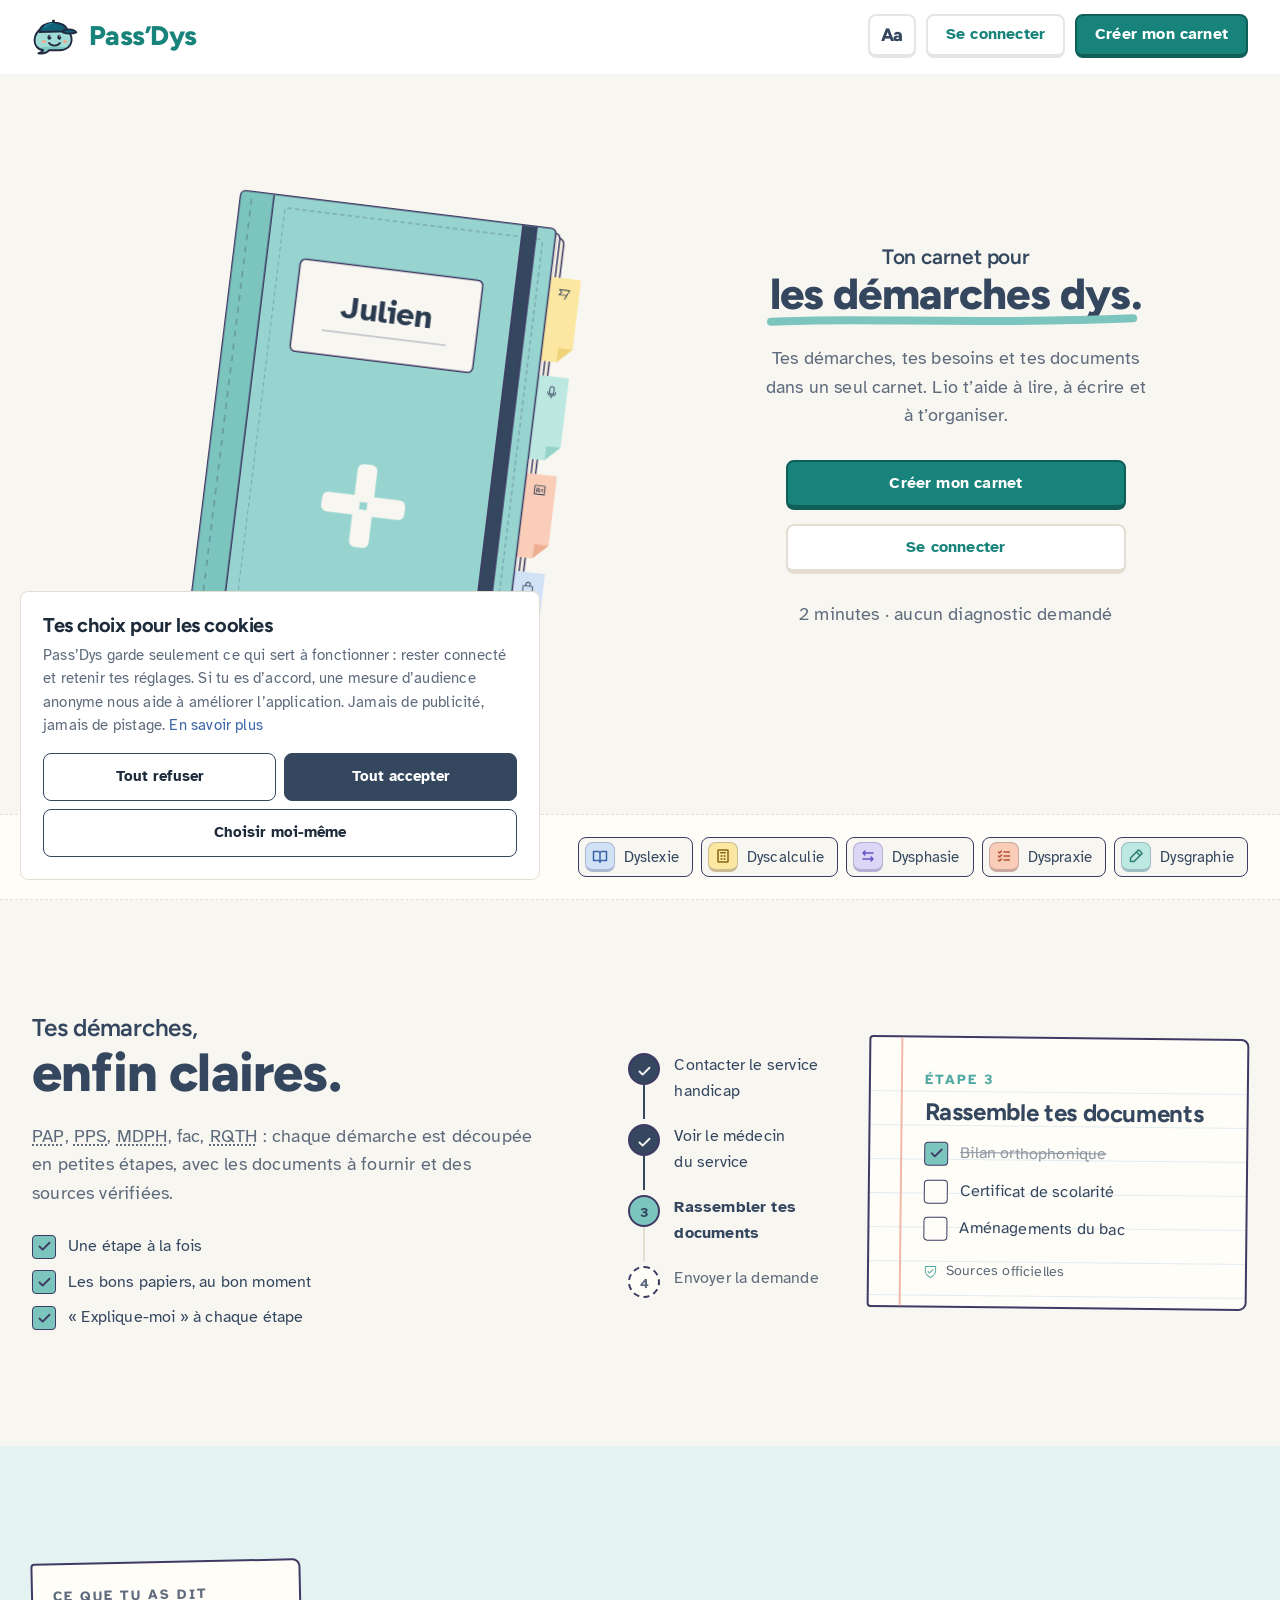
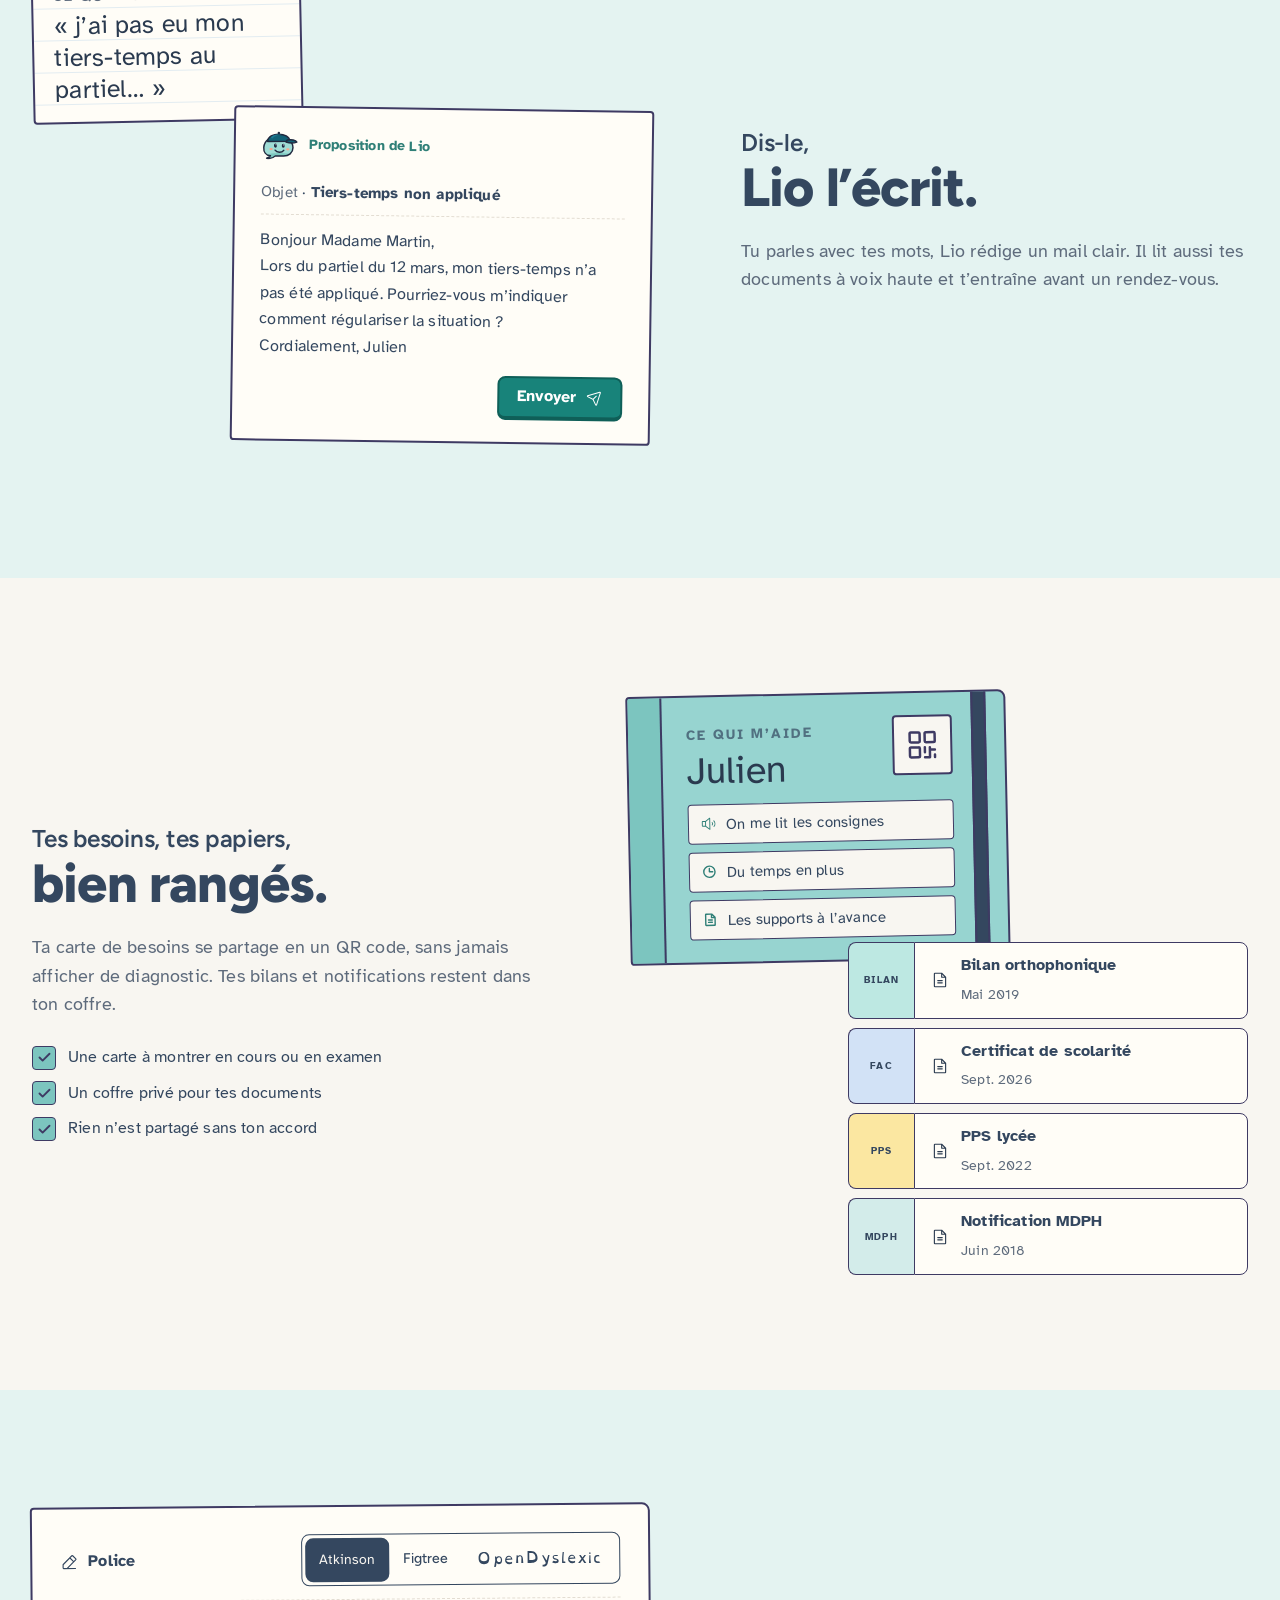
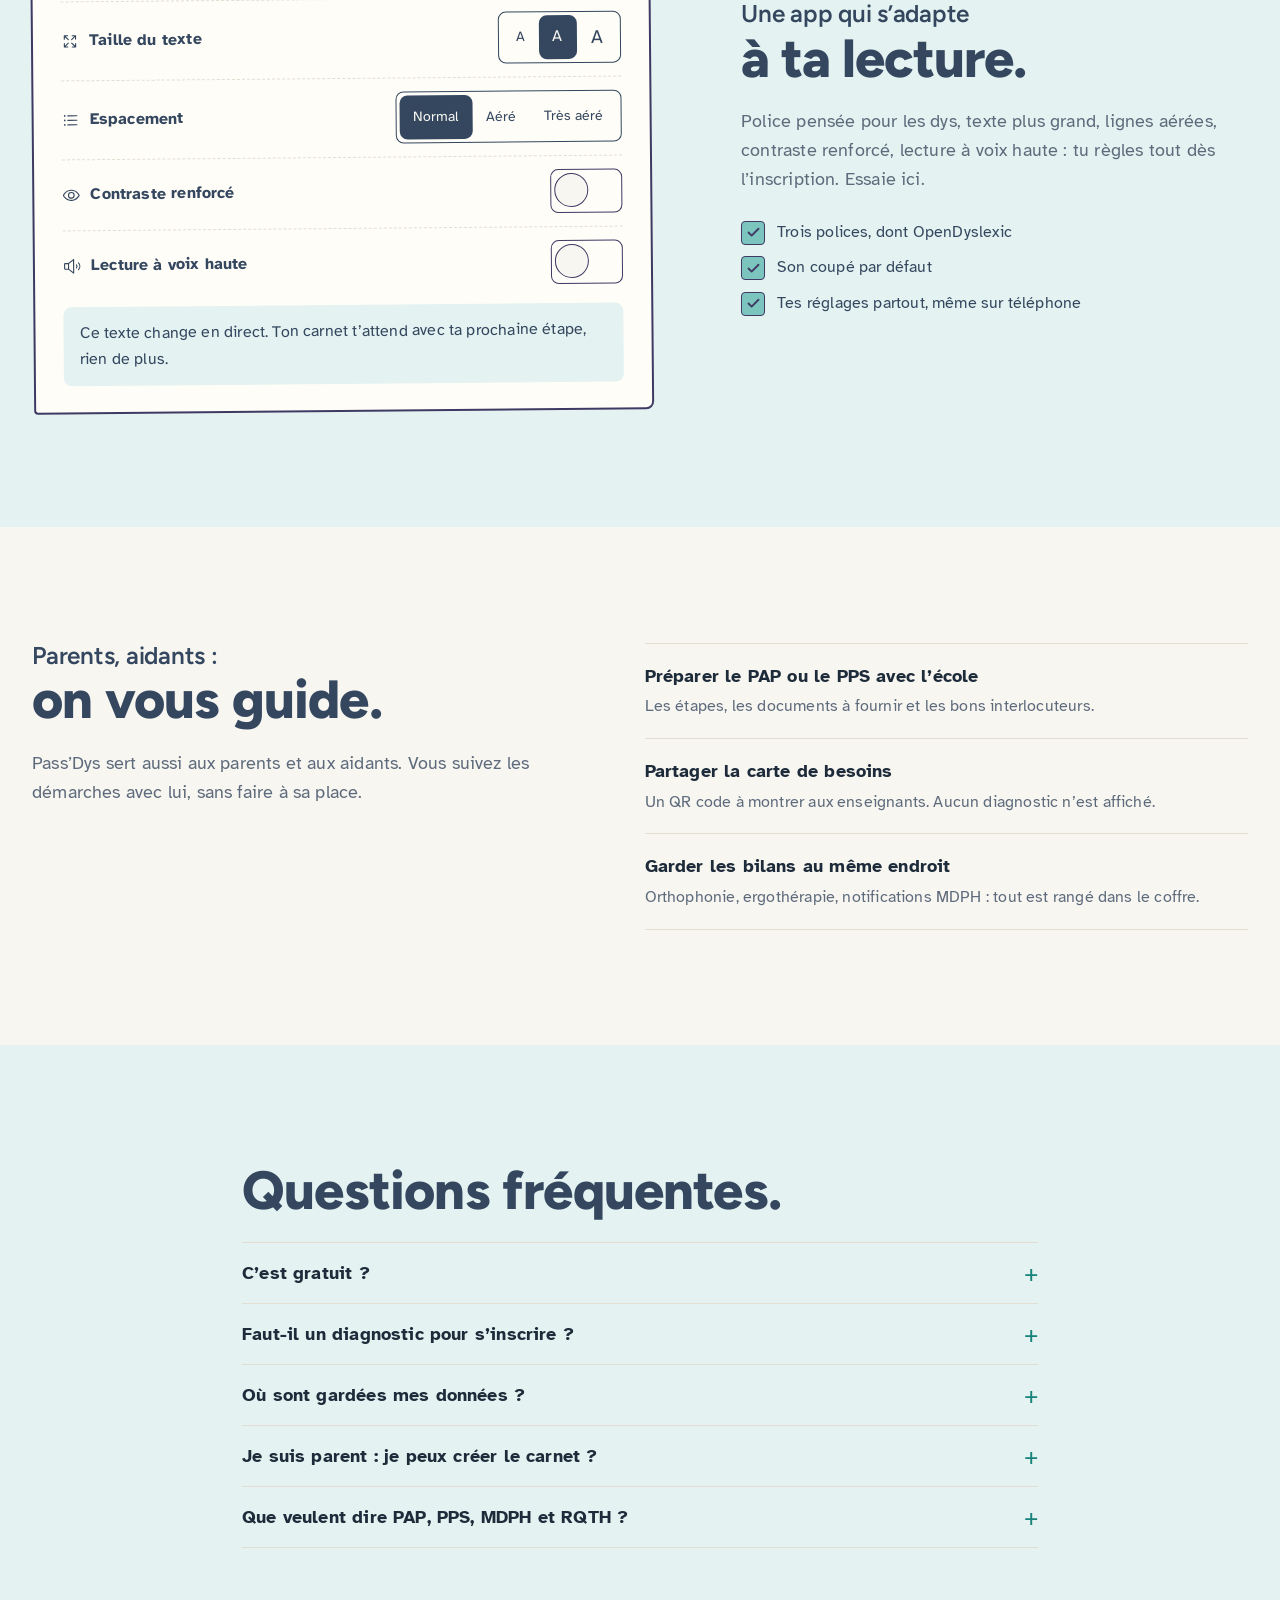
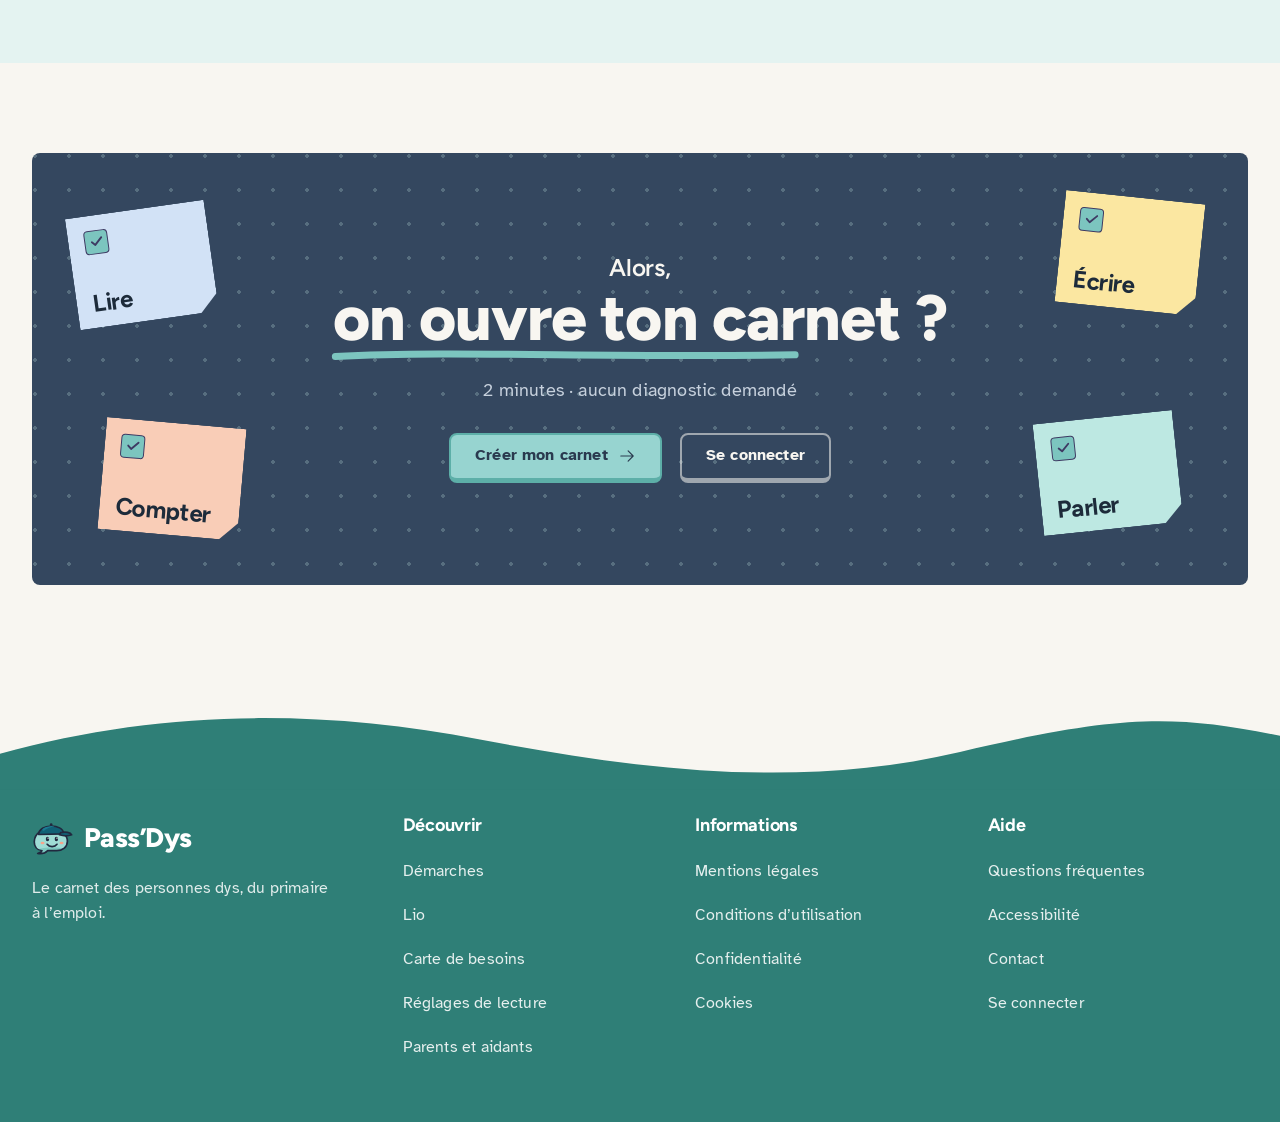
<file: Maquette/index.html>
<!doctype html>
<html lang="fr">
<head>
<meta charset="utf-8">
<meta name="viewport" content="width=device-width, initial-scale=1, viewport-fit=cover">
<title>Pass’Dys · Le carnet des démarches dys</title>
<meta name="description" content="Pass’Dys réunit les démarches, les besoins et les documents des personnes dys dans un seul carnet, avec Lio, un compagnon qui aide à lire, écrire et s’organiser.">
<meta name="theme-color" content="#F8F6F1">
<link rel="preconnect" href="https://fonts.googleapis.com">
<link rel="stylesheet" href="https://fonts.googleapis.com/css2?family=Figtree:wght@500;600;700;800&family=Atkinson+Hyperlegible:ital,wght@0,400;0,700;1,400&display=swap">
<style>
:root {
  --bg: #F8F6F1; --tint: #E4F3F1; --paper: #FFFDF7; --surf: #FFFFFF; --line: #E3DDD2; --ink: #1D2B3A; --navy: #34475F; --navy2: #2A3A4F; --encre: #3E3A63; --sub: #5E6B7C;
  --eau: #97D4D0; --eau2: #7CC5BF; --teal: #4FA9A2; --lio: #2F7F77; --postit: #FBE7A1; --postit2: #EFD27A; --menthe: #BDE8E2; --menthe2: #93D3CA; --corail: #F9CDB7; --corail2: #EDAE92; --pale: #D2E2F6; --pale2: #AFC8EA;
  --font: 'Atkinson Hyperlegible', 'Segoe UI', sans-serif; --title: 'Figtree', 'Atkinson Hyperlegible', sans-serif; --hand: var(--font); --vert: #18837A; --vert2: #0F5F58; --focus: #3B64A8;
  --wrap: 1320px; --gut: clamp(16px, 3vw, 32px); --sec: clamp(72px, 9vw, 120px);
  color-scheme: light;
  --c1: #E5E5E5; --c2: #F7F7F7; --c3: #E2ECF1;
  --d1: #6552C9; --d2: #8A6412; --d3: #B4533A; --d4: #D3ECEA; --d5: #DCD6F7;
}
@font-face { font-family: 'OpenDyslexic'; src: url('polices/opendyslexic-400.woff2') format('woff2'); font-weight: 400; font-display: swap; }

*, *::before, *::after { box-sizing: border-box; }
html { scroll-behavior: smooth; scroll-padding-top: 84px; }
html, body { margin: 0; }
body { background: var(--bg); color: var(--navy); font-family: var(--font); font-size: 18px; line-height: 1.6; letter-spacing: .01em; -webkit-font-smoothing: antialiased; overflow-x: hidden; }
img, svg { display: block; max-width: 100%; }
a { color: inherit; text-decoration: none; }
button { font: inherit; color: inherit; cursor: pointer; background: none; border: 0; padding: 0; }
:focus-visible { outline: 3px solid var(--focus); outline-offset: 3px; border-radius: 4px; }
h1, h2, h3 { font-family: var(--title); font-weight: 700; letter-spacing: -.015em; line-height: 1.1; margin: 0; color: var(--navy); }
p { margin: 0; }
ul, ol { margin: 0; padding: 0; list-style: none; }
.wrap { max-width: var(--wrap); margin-inline: auto; padding-inline: var(--gut); }
.skip { position: absolute; left: 12px; top: -60px; z-index: 100; background: var(--navy); color: #fff; padding: 10px 16px; border-radius: 8px; }
.skip:focus { top: 12px; }
.hand { font-family: var(--font); font-weight: 500; }
.dots { position: absolute; top: 0; bottom: 0; pointer-events: none; background: radial-gradient(circle at 3px 3px, #BFE2DE 1.8px, transparent 0) 0 0 / 34px 34px; }

.btn { display: inline-flex; align-items: center; justify-content: center; gap: 10px; min-height: 50px; padding: 0 24px; border-radius: 8px; border: 2px solid transparent; border-bottom-width: 5px; font-size: 16px; font-weight: 600; white-space: nowrap; transition: background .15s, filter .15s, transform .08s, border-bottom-width .08s; }
.btn:active { transform: translateY(3px); border-bottom-width: 2px; margin-bottom: 3px; }
.btn.pri { background: var(--vert); border-color: var(--vert2); color: #fff; } .btn.pri:hover { filter: brightness(1.1); }
.btn.out { background: #fff; border-color: var(--line); color: var(--vert); } .btn.out:hover { background: var(--c2); }
.btn.sm { min-height: 44px; padding: 0 18px; font-size: 16px; border-radius: 8px; border-bottom-width: 4px; }
.btn svg { transition: transform .3s; } .btn:hover svg { transform: translateX(3px); }
.box { width: 24px; height: 24px; border-radius: 4px; border: 1.8px solid var(--encre); display: inline-flex; align-items: center; justify-content: center; flex-shrink: 0; background: var(--paper); }
.box.on { background: var(--eau2); }
.ticks { display: grid; gap: 10px; }
.ticks li { display: flex; align-items: center; gap: 12px; font-size: 16px; }

/* en-tête */
.hd { position: sticky; top: 0; z-index: 50; background: #fff; border-bottom: 2px solid transparent; transition: border-color .2s; }
.hd.scrolled { border-bottom-color: var(--c1); }
.hd-in { display: flex; align-items: center; justify-content: space-between; gap: 16px; height: 72px; }
.brand { display: inline-flex; align-items: center; gap: 10px; font-family: var(--title); font-weight: 800; font-size: 27px; letter-spacing: -.02em; color: var(--vert); }
.hd-acts { display: flex; gap: 10px; align-items: center; }
.hd .btn { font-weight: 600; font-size: 16px; }
.hd .btn.pri { background: var(--vert); border-color: var(--vert2); color: #fff; }
.hd .btn.out { background: #fff; border-color: var(--c1); color: var(--vert); } .hd .btn.out:hover { background: var(--c2); }

/* titres façon carnet */
.tt .s { display: block; font-size: clamp(19px, 1.9vw, 25px); font-weight: 600; letter-spacing: -.01em; }
.tt .b { display: inline-block; font-size: clamp(32px, 4.2vw, 54px); font-weight: 800; letter-spacing: -.015em; line-height: 1; margin-top: 4px; }
.u { position: relative; white-space: nowrap; }
.u svg { position: absolute; left: -1%; bottom: -.22em; width: 102%; height: .3em; overflow: visible; }
.u path { stroke-dasharray: 460; stroke-dashoffset: 460; }
.hero .u path { animation: draw 1s .7s cubic-bezier(.5, 0, .2, 1) forwards; }
.rv.in .u path { animation: draw 1s .35s cubic-bezier(.5, 0, .2, 1) forwards; }
.txt { font-size: 18px; color: var(--sub); max-width: 46ch; margin-top: 22px; }

/* hero */
.hero { position: relative; padding-block: clamp(32px, 5vw, 64px) clamp(48px, 6vw, 80px); overflow: clip; }
.hero .dots.l { left: 0; width: 22%; opacity: .55; -webkit-mask-image: linear-gradient(90deg, #000 30%, transparent); mask-image: linear-gradient(90deg, #000 30%, transparent); }
.hero .dots.r { right: 0; width: 30%; -webkit-mask-image: linear-gradient(270deg, #000 40%, transparent); mask-image: linear-gradient(270deg, #000 40%, transparent); }
.hero .wrap { position: relative; max-width: 1160px; }
.hero-in { display: grid; grid-template-columns: minmax(0, 1.1fr) minmax(0, .9fr); gap: clamp(24px, 5vw, 64px); align-items: center; }
.hero-art { position: relative; display: flex; justify-content: center; }
.nb-box { z-index: 2; }
.lio-says { position: absolute; left: 0; bottom: 4%; z-index: 6; display: flex; align-items: flex-end; gap: 4px; animation: bob 5s ease-in-out 1; pointer-events: none; }
.lio-says p { background: var(--paper); border: 2px solid var(--encre); border-bottom-width: 4px; border-radius: 8px 8px 8px 4px; padding: 8px 14px; font-size: 21px; line-height: 1.05; color: var(--navy2); transform: rotate(-3deg); margin-bottom: 46px; white-space: nowrap; }
.hero-txt { display: flex; flex-direction: column; align-items: center; text-align: center; }
.hero h1 { display: flex; flex-direction: column; align-items: center; font-size: clamp(32px, 3.4vw, 50px); font-weight: 800; letter-spacing: -.015em; line-height: 1.05; }
.hero h1 .s { font-size: .48em; font-weight: 600; letter-spacing: -.01em; margin-bottom: 4px; }
.hero-txt p { font-size: 18px; color: var(--sub); margin-top: 26px; max-width: 34ch; }
.hero-cta { display: flex; flex-wrap: wrap; align-items: center; gap: 10px 18px; margin-top: 24px; }
.hero-txt .hero-cta { flex-direction: column; flex-wrap: nowrap; gap: 14px; width: 100%; margin-top: 30px; }
.btn.wide { width: 100%; max-width: 340px; }
.hero-note { margin-top: 16px; font-size: 16px; color: var(--sub); }

/* le carnet */
.nb-box { --s: .76; --open: 200px; position: relative; width: calc(480px * var(--s)); height: calc(650px * var(--s)); }
.nb-scale { position: absolute; left: calc(24px * var(--s)); top: calc(22px * var(--s)); width: 432px; height: 602px; transform: scale(var(--s)); transform-origin: 0 0; }
.nb { position: relative; width: 420px; height: 590px; transform: rotate(7deg); animation: nbIn 1.2s .2s cubic-bezier(.2, .9, .25, 1.1) both; }
.nb-in { position: relative; width: 420px; height: 590px; animation: sway 7s 1.6s ease-in-out 1; }
.nb-back { position: absolute; width: 420px; height: 590px; border: 2px solid var(--encre); border-radius: 4px 8px 8px 4px; }
.nb-back.b1 { left: 12px; top: 12px; background: #F3EDDF; }
.nb-back.b2 { left: 6px; top: 6px; background: var(--paper); overflow: hidden; }
.nb-back.b2::after { content: ''; position: absolute; right: 0; top: 0; bottom: 0; width: 9px; background: repeating-linear-gradient(90deg, #E6DFCF 0 1px, transparent 1px 3px); }
.pi { position: absolute; left: 188px; width: 272px; height: 112px; clip-path: polygon(0 0, 100% 0, 100% calc(100% - 20px), calc(100% - 20px) 100%, 0 100%); z-index: 2; color: var(--navy2); transition: transform .55s cubic-bezier(.3, 1.5, .45, 1); animation: peek .8s cubic-bezier(.3, 1.5, .45, 1) backwards; outline: none; }
.pi .fold { position: absolute; right: 0; bottom: 0; width: 20px; height: 20px; clip-path: polygon(0 0, 100% 0, 0 100%); }
.pi-ic { position: absolute; right: 12px; top: 12px; transition: transform .4s; }
.pi-in { position: absolute; left: 66px; right: 36px; top: 14px; opacity: 0; transform: translateX(-12px); transition: opacity .3s, transform .45s; }
.pi-in b { display: block; font-family: var(--title); font-weight: 700; font-size: 23px; letter-spacing: -.015em; line-height: 1.05; }
.pi-in span { display: block; font-size: 14px; line-height: 1.35; margin-top: 5px; }
.pi-in em { display: flex; align-items: center; gap: 4px; font-style: normal; font-size: 14px; font-weight: 600; margin-top: 8px; color: #1F5F59; }
.pi:focus-visible, .nb.open .pi { transform: translateX(var(--open)) rotate(-5deg) scale(1.04); z-index: 3; }
.pi:focus-visible .pi-in, .nb.open .pi-in { opacity: 1; transform: none; transition-delay: .12s; }
.nb.open .pi:nth-of-type(2) { transition-delay: .06s; } .nb.open .pi:nth-of-type(3) { transition-delay: .12s; } .nb.open .pi:nth-of-type(4) { transition-delay: .18s; }
.nb-rib { position: absolute; left: 270px; top: 580px; width: 26px; height: 66px; background: var(--teal); border: 2px solid var(--encre); border-top: none; clip-path: polygon(0 0, 100% 0, 100% 100%, 50% 78%, 0 100%); z-index: 4; }
.cover { position: absolute; left: 0; top: 0; width: 420px; height: 590px; background: var(--eau); border: 2.4px solid var(--encre); border-radius: 8px 8px 8px 8px; z-index: 5; overflow: hidden; transform-origin: left center; transition: transform .7s cubic-bezier(.3, 1.2, .4, 1); display: block; }
.cover > span { position: absolute; display: block; }
.cv-spine { left: 0; top: 0; bottom: 0; width: 44px; background: var(--eau2); border-right: 2px solid var(--encre); }
.cv-stitch { left: 13px; top: 0; bottom: 0; width: 2px; background: repeating-linear-gradient(transparent 0 8px, rgba(62, 58, 99, .35) 8px 16px); }
.cv-frame { left: 58px; top: 14px; right: 14px; bottom: 14px; border: 2px dashed rgba(62, 58, 99, .28); border-radius: 4px 8px 8px 4px; }
.cv-label { left: 87px; top: 78px; width: 244px; height: 124px; background: var(--bg); border: 2px solid var(--encre); border-radius: 8px; text-align: center; }
.cv-label b { display: block; font-family: var(--hand); font-weight: 600; font-size: 42px; line-height: 1; margin-top: 34px; color: var(--navy2); }
.cv-label i { display: block; height: 1.5px; background: var(--navy); opacity: .3; margin: 12px 38px 0; }
.cv-cross { inset: 0; transition: transform .5s cubic-bezier(.3, 1.6, .5, 1); transform-origin: 209px 392px; }
.cv-cross i { position: absolute; border-radius: 8px; background: var(--bg); }
.cv-band { right: 24px; top: -4px; width: 20px; height: 600px; background: var(--navy); border-left: 2px solid var(--encre); border-right: 2px solid var(--encre); }
.cv-brand { left: 119px; width: 180px; text-align: center; bottom: 30px; font-size: 14px; font-weight: 600; letter-spacing: .18em; color: var(--navy2); opacity: .55; }
.nb.open .cover { transform: perspective(2600px) rotateY(-42deg); }
.nb.open .cv-cross { transform: rotate(45deg) scale(.9); }
.cover:focus-visible { outline: 4px solid var(--focus); outline-offset: 4px; }
@media (hover: hover) {
  .cover { cursor: pointer; }
  .pi:hover { transform: translateX(var(--open)) rotate(-5deg) scale(1.06); z-index: 3; }
  .pi:hover .pi-in { opacity: 1; transform: none; transition-delay: .12s; }
  .pi:hover .pi-ic { transform: rotate(-12deg) scale(1.15); }
  .cover:hover { transform: perspective(2600px) rotateY(-42deg); }
  .cover:hover .cv-cross { transform: rotate(45deg) scale(.9); }
}

/* bandeau dys */
.strip { background: var(--paper); border-block: 1.5px dashed var(--line); }
.strip-in { display: flex; align-items: center; justify-content: space-between; gap: 14px 32px; padding-block: 22px; flex-wrap: wrap; }
.strip p { font-size: 18px; font-weight: 600; color: var(--navy); }
.strip ul { display: flex; flex-wrap: wrap; gap: 10px; }
.strip li { display: inline-flex; align-items: center; gap: 9px; min-height: 40px; padding: 0 16px; border-radius: 8px; border: 1.5px solid var(--encre); background: var(--bg); font-size: 16px; font-weight: 500; transition: transform .3s cubic-bezier(.3, 1.6, .5, 1); }

.strip li { padding-left: 6px; }
.strip li span { width: 30px; height: 30px; border-radius: 8px; display: flex; align-items: center; justify-content: center; border: 1.5px solid rgba(62, 58, 99, .25); border-bottom-width: 3px; }

/* objets papier */
.paper { position: relative; background: var(--paper); border: 2px solid var(--encre); border-radius: 4px 8px 8px 4px; }
.lined { background-image: repeating-linear-gradient(transparent 0 33px, var(--c3) 33px 34px); background-position: 0 20px; }
.lined::before { content: ''; position: absolute; left: 30px; top: 0; bottom: 0; width: 1.5px; background: #F1B8AA; }
.cap { font-size: 14px; font-weight: 600; letter-spacing: .14em; text-transform: uppercase; }
.sticky { position: absolute; z-index: 3; padding: 10px 26px 14px 14px; font-family: var(--font); font-weight: 600; font-size: 15px; line-height: 1.25; color: var(--ink); clip-path: polygon(0 0, 100% 0, 100% calc(100% - 16px), calc(100% - 16px) 100%, 0 100%); transition: transform .4s cubic-bezier(.3, 1.5, .45, 1); }
.sticky::after { content: ''; position: absolute; right: 0; bottom: 0; width: 16px; height: 16px; background: rgba(62, 58, 99, .14); clip-path: polygon(0 0, 100% 0, 0 100%); }
.sticky:hover { transform: rotate(0deg) translateY(-4px) !important; }
.tape { position: absolute; top: -11px; left: 50%; width: 70px; height: 20px; margin-left: -35px; background: rgba(211, 236, 234, .9); transform: rotate(-3deg); }

/* sections */
.block { position: relative; padding-block: var(--sec); overflow: clip; }
.block.tint { background: var(--tint); }
.block > .dots { right: 0; width: 280px; opacity: .7; -webkit-mask-image: linear-gradient(270deg, #000 30%, transparent); mask-image: linear-gradient(270deg, #000 30%, transparent); }
.feat { position: relative; display: grid; grid-template-columns: minmax(0, .9fr) minmax(0, 1.1fr); gap: clamp(40px, 7vw, 96px); align-items: center; }
.feat.rev { grid-template-columns: minmax(0, 1.1fr) minmax(0, .9fr); }
.feat.rev > .vis { order: -1; }
.feat .ticks { margin-top: 26px; }

.dem { display: grid; grid-template-columns: 210px minmax(0, 1fr); gap: 30px; align-items: center; }
.path li { display: flex; gap: 14px; }
.path .k { display: flex; flex-direction: column; align-items: center; }
.path .c { width: 32px; height: 32px; border-radius: 50%; border: 2px solid var(--encre); background: var(--paper); display: flex; align-items: center; justify-content: center; font-size: 14px; font-weight: 600; }
.path .done .c { background: var(--navy); }
.path .now .c { background: var(--eau2); animation: ring 2.2s ease-in-out 2; }
.path .todo .c { border-style: dashed; }
.path .bar { width: 2px; height: 34px; background: var(--navy); }
.path .now .bar { background: var(--line); }
.path span { padding-top: 5px; font-size: 16px; font-weight: 500; }
.path .now span { font-weight: 600; }
.path .todo span { color: var(--sub); }
.dem .paper { padding: 26px 28px 24px 54px; transform: rotate(.6deg); }
.dem h3 { font-size: 24px; margin-top: 6px; }
.dem .ticks { margin-top: 16px; gap: 12px; }
.dem .ticks li { font-size: 16px; font-weight: 500; }
.dem s { opacity: .55; }
.src { display: flex; align-items: center; gap: 8px; margin-top: 18px; font-size: 14px; color: var(--sub); }

.lio-vis { position: relative; padding: 0 0 20px; }
.said { width: 270px; padding: 16px 20px; transform: rotate(-1.2deg); background-image: repeating-linear-gradient(transparent 0 31px, var(--c3) 31px 32px); background-position: 0 12px; border-radius: 4px 8px 8px 4px; }
.said p { font-size: 25px; line-height: 32px; color: var(--navy2); }
.mail { max-width: 420px; margin: -14px 0 0 auto; padding: 22px 26px; border-radius: 4px; transform: rotate(.8deg); }
.mail-h { display: flex; align-items: center; gap: 10px; font-size: 13.5px; font-weight: 600; color: var(--lio); }
.mail-o { font-size: 15px; padding: 10px 0; border-bottom: 1.5px dashed var(--line); margin-top: 10px; }
.mail-b { font-size: 16px; line-height: 1.65; margin-top: 12px; }
.mail .acts { display: flex; justify-content: flex-end; gap: 8px; margin-top: 14px; }

.card-vis { position: relative; }
.need { position: relative; width: min(100%, 380px); background: var(--eau); border: 2.2px solid var(--encre); border-radius: 4px 8px 8px 4px; padding: 22px 52px 22px 58px; overflow: hidden; transform: rotate(-1.2deg); }
.need::before { content: ''; position: absolute; left: 0; top: 0; bottom: 0; width: 34px; background: var(--eau2); border-right: 2px solid var(--encre); }
.need::after { content: ''; position: absolute; right: 18px; top: -4px; bottom: -4px; width: 15px; background: var(--navy); border-inline: 2px solid var(--encre); }
.need-h { display: flex; justify-content: space-between; align-items: flex-start; gap: 10px; }
.need-h b { display: block; font-size: 38px; line-height: 1; margin-top: 4px; color: var(--navy2); }
.qr { width: 60px; height: 60px; background: var(--bg); border: 2px solid var(--encre); border-radius: 4px; display: flex; align-items: center; justify-content: center; flex-shrink: 0; }
.need ul { display: grid; gap: 8px; margin-top: 14px; }
.need li { display: flex; align-items: center; gap: 10px; background: var(--bg); border: 1.5px solid var(--encre); border-radius: 4px; padding: 7px 12px; font-size: 15px; font-weight: 500; }
.vault { display: grid; gap: 9px; width: min(100%, 400px); margin: -20px 0 0 auto; position: relative; }
.row { display: flex; align-items: stretch; transition: transform .35s cubic-bezier(.3, 1.4, .5, 1); }
.row:hover { transform: translateX(8px); }
.row .tg { width: 66px; flex-shrink: 0; border: 1.5px solid var(--encre); border-right: 0; border-radius: 8px 0 0 8px; display: flex; align-items: center; justify-content: center; font-size: 10px; font-weight: 700; letter-spacing: .12em; }
.row .bd { flex: 1; min-width: 0; display: flex; align-items: center; gap: 12px; padding: 10px 16px; border: 1.5px solid var(--encre); border-radius: 0 8px 8px 0; background: var(--paper); }
.row b { display: block; font-size: 16px; font-weight: 600; }
.row small { font-size: 14px; color: var(--sub); }

.set { padding: 14px 28px; border-radius: 4px 8px 8px 4px; transform: rotate(-.5deg); }
.set-row { display: flex; align-items: center; justify-content: space-between; gap: 10px 16px; padding: 13px 0; border-bottom: 1.5px dashed var(--line); font-size: 16px; font-weight: 600; flex-wrap: wrap; }
.set-row:last-of-type { border-bottom: 0; }
.set-row > span { display: inline-flex; align-items: center; gap: 10px; }
.seg { display: inline-flex; flex-wrap: wrap; border: 1.5px solid var(--navy); border-radius: 8px; padding: 3px; }
.seg button { min-height: 44px; padding: 0 14px; border-radius: 8px; font-size: 14px; font-weight: 500; transition: background .2s; }
.seg button:hover { background: #D3ECEA; }
.seg button[aria-pressed="true"] { background: var(--navy); color: var(--bg); }
.sw { width: 52px; height: 30px; border-radius: 8px; border: 1.5px solid var(--encre); background: var(--paper); position: relative; flex-shrink: 0; transition: background .2s; }
.sw::after { content: ''; position: absolute; top: 3px; left: 3px; width: 21px; height: 21px; border-radius: 50%; background: var(--bg); border: 1.5px solid var(--encre); transition: left .2s; }
.sw[aria-checked="true"] { background: var(--eau2); }
.sw[aria-checked="true"]::after { left: 24px; }
.preview { margin: 6px 0 12px; padding: 14px 16px; border-radius: 8px; background: var(--tint); font-size: 16px; line-height: 1.6; font-weight: 400; transition: font-size .2s; }
.preview.hc { color: #000; background: #FFF6CF; }

.cta { position: relative; background: var(--navy); border-radius: 8px; padding: clamp(56px, 8vw, 104px) var(--gut); text-align: center; overflow: hidden; color: var(--bg); }
.cta .dots { inset: 0; width: auto; opacity: .25; }
.cta h2 { position: relative; color: var(--bg); }
.cta .tt .b { font-size: clamp(32px, 5vw, 64px); }
.cta p { position: relative; color: #C7D1DD; margin-top: 26px; font-size: 18px; }
.cta .hero-cta { position: relative; justify-content: center; margin-top: 28px; }
.cta .btn.pri { background: var(--eau); border-color: #5DAFA8; color: var(--navy2); }
.cta .btn.out { background: transparent; border-color: rgba(248, 246, 241, .55); color: var(--bg); } .cta .btn.out:hover { background: rgba(255, 255, 255, .08); }
.cta-pi { position: absolute; width: 140px; height: 112px; padding: 14px 16px; text-align: left; color: var(--ink); clip-path: polygon(0 0, 100% 0, 100% calc(100% - 18px), calc(100% - 18px) 100%, 0 100%); transition: transform .45s cubic-bezier(.3, 1.5, .45, 1); }
.cta-pi:hover { transform: rotate(0deg) translateY(-6px) !important; }
.cta-pi .box { margin-left: auto; }
.cta-pi b { display: block; font-family: var(--title); font-size: 24px; letter-spacing: -.015em; margin-top: 26px; }

.wave { display: block; width: 100%; height: clamp(50px, 7vw, 96px); margin-bottom: -2px; }
.ft { background: var(--lio); color: #fff; padding-block: 28px 52px; }
.ft-in { display: grid; grid-template-columns: 1.3fr repeat(3, 1fr); gap: 32px; }
.ft .brand { color: #fff; }
.ft-in > div > p { color: rgba(255, 255, 255, .85); font-size: 16px; margin-top: 12px; max-width: 30ch; }
.ft h3 { color: #fff; font-size: 18px; }
.ft ul { display: grid; gap: 9px; margin-top: 14px; }
.ft ul a, .ft ul button { font-size: 16px; color: rgba(255, 255, 255, .88); text-align: left; }
.ft ul a:hover, .ft ul button:hover { color: #fff; text-decoration: underline; text-underline-offset: 4px; }
.ft :focus-visible { outline-color: #fff; }

.nm { display: inline-block; transition: opacity .26s, transform .26s; }
.cv-label .nm { display: block; }
.nm.swap { opacity: 0; transform: translateY(-6px); }
.toast { position: fixed; left: 50%; bottom: 24px; transform: translate(-50%, 20px); background: var(--ink); color: #fff; font-size: 14px; padding: 12px 18px; border-radius: 8px; opacity: 0; pointer-events: none; transition: opacity .2s, transform .2s; z-index: 3000; max-width: calc(100vw - 32px); text-align: center; }
.toast.on { opacity: 1; transform: translate(-50%, 0); }
.js .rv { opacity: 0; transform: translateY(18px); transition: opacity .7s ease, transform .7s cubic-bezier(.2, .8, .2, 1); }
.js .rv.in { opacity: 1; transform: none; }

@keyframes nbIn { from { opacity: 0; transform: translateY(90px) rotate(20deg) scale(.92); } to { opacity: 1; transform: rotate(7deg); } }
@keyframes sway { 0%, 100% { transform: rotate(0deg) translateY(0); } 50% { transform: rotate(-1.6deg) translateY(-10px); } }
@keyframes peek { from { transform: translateX(-70px); } to { transform: none; } }
@keyframes pulse { 0%, 100% { transform: scale(1); opacity: 1; } 50% { transform: scale(1.35); opacity: .6; } }
@keyframes ring { 0%, 100% { box-shadow: 0 0 0 0 rgba(124, 197, 191, .55); } 50% { box-shadow: 0 0 0 10px rgba(124, 197, 191, 0); } }
@keyframes bob { 0%, 100% { transform: translateY(0); } 50% { transform: translateY(-8px); } }
@keyframes draw { to { stroke-dashoffset: 0; } }

@media (max-width: 1100px) {
  .nb-box { --s: .68; }
  .cta-pi { display: none; }
}
@media (max-width: 920px) {
  .hero .dots.l { display: none; }
  .hero-in { grid-template-columns: 1fr; }
  .nb-box { --s: .66; }
  .ft-in { grid-template-columns: repeat(3, 1fr); }
  .ft-in > :first-child { grid-column: 1 / -1; }
  .feat, .feat.rev { grid-template-columns: 1fr; }
  .feat.rev > .vis { order: 0; }
}
@media (max-width: 600px) {
  .lio-says { left: -6px; bottom: 0; }
  .lio-says .logo { width: 54px; height: auto; }
  .lio-says p { font-size: 18px; margin-bottom: 36px; }
  body { font-size: 16px; }
  html { scroll-padding-top: 70px; }
  .hd-in { height: 64px; }
  .brand { font-size: 24px; }
  .hd-acts .out { display: none; }
  .nb-box { --s: .56; --open: 130px; }
  .dem { grid-template-columns: 1fr; gap: 22px; }
  .dem .paper { padding: 22px 18px 20px 46px; }
  .lined::before { left: 26px; }
  .said { width: auto; max-width: 300px; }
  .mail { padding: 18px; }
  .mail .sticky { left: -6px !important; bottom: -26px !important; }
  .seg { border-radius: 8px; }
  .need { padding: 20px 44px 20px 50px; }
  .vault { margin-top: 18px; }
  .set { padding: 10px 18px; }
  .strip-in { justify-content: center; text-align: center; }
  .strip ul { justify-content: center; }
  .cta { border-radius: 8px; }
  .ft-in { grid-template-columns: 1fr 1fr; }
}
@media (max-width: 380px) {
  .nb-box { --s: .5; --open: 110px; }
}



/* sobriété : un seul soulignement (H1), pas de pois, titres simples */
.dots { display: none; }
.cta .dots { display: block; }
.cta-sec { padding-top: clamp(56px, 7vw, 96px) !important; }
.h2 { font-size: clamp(28px, 3.2vw, 40px); font-weight: 800; letter-spacing: -.015em; line-height: 1.15; max-width: 18ch; }
.cta .h2 { color: var(--bg); max-width: none; }

/* parents et questions fréquentes */
.par { display: grid; grid-template-columns: minmax(0, 1fr) minmax(0, 1.1fr); gap: clamp(28px, 5vw, 72px); align-items: start; }
.par-l { display: grid; gap: 0; border-top: 1.5px solid var(--line); }
.par-l li { display: flex; flex-direction: column; gap: 4px; padding: 18px 0; border-bottom: 1.5px solid var(--line); }
.par-l b { font-size: 18px; color: var(--ink); }
.par-l span { color: var(--sub); font-size: 16px; }
.faq { max-width: 860px; }
.faq-l { margin-top: 24px; border-top: 1.5px solid var(--line); }
.faq details { border-bottom: 1.5px solid var(--line); }
.faq summary { display: flex; align-items: center; justify-content: space-between; gap: 16px; min-height: 60px; padding: 12px 0; font-weight: 600; font-size: 18px; color: var(--ink); cursor: pointer; list-style: none; }
.faq summary::-webkit-details-marker { display: none; }
.faq summary::after { content: '+'; font-size: 24px; font-weight: 400; color: var(--vert); line-height: 1; }
.faq details[open] summary::after { content: '–'; }
.faq details p, .faq dl { padding: 0 0 18px; color: var(--sub); font-size: 16px; max-width: 65ch; }
.faq dl { display: grid; grid-template-columns: auto 1fr; gap: 8px 16px; margin: 0; }
.faq dt { font-weight: 700; color: var(--ink); }
.faq dd { margin: 0; }
abbr[title] { text-decoration: underline dotted; text-underline-offset: 3px; cursor: help; }
@media (max-width: 760px) { .par { grid-template-columns: 1fr; } .faq dl { grid-template-columns: 1fr; gap: 2px; } .faq dd { margin-bottom: 8px; } }

/* hero téléphone : le texte d'abord, le carnet en dessous */
@media (min-width: 921px) { .hero-art { order: -1; } }
@media (max-width: 600px) { .nb-box { --s: .46; --open: 100px; } .hero-in { gap: 20px; } }
.brand { min-height: 44px; }
.set .sw { width: 72px; height: 44px; }
.set .sw::after { width: 34px; height: 34px; top: 3px; left: 3px; }
.set .sw[aria-checked="true"]::after { left: 31px; }
.strip p { font-size: 16px; }
.strip ul { gap: 8px; }
.strip-in { column-gap: 20px; }
@media (max-width: 1340px) { .strip li { font-size: 15px; padding-right: 13px; } }
.pi:focus-visible { outline: 0; box-shadow: inset 0 0 0 3px var(--focus); }

/* icônes : couleur héritée du conteneur */
.pi-ic { color: var(--navy2); }
.src svg { color: var(--teal); }
.qr { color: var(--encre); }
.need li > svg { color: var(--lio); }
.row .bd > svg { color: var(--navy2); }
.box { color: var(--encre); }
.path .done .c svg { color: var(--bg); }
.u svg { color: var(--eau2); }
.wave { color: var(--lio); }
/* zones cliquables et petits textes */
.sw { position: relative; }
.sw::before { content: ''; position: absolute; inset: -8px -4px; }
.ft ul { gap: 0 !important; }
.ft ul a, .ft ul button { display: inline-flex; align-items: center; min-height: 44px; }
.row small, .cap, .src, .mail-h { font-size: 14px !important; }
/* réglages au max : les titres passent à la ligne au lieu de déborder */
.u { display: inline-block; max-width: 100%; }
html.sp2 .u, html.sp3 .u, html.f-dys .u, html.z .u { white-space: normal; }
html.sp2 :is(h1, h2, h3, .btn, .brand), html.sp3 :is(h1, h2, h3, .btn, .brand) { letter-spacing: .01em; word-spacing: .06em; }
html.f-dys h1 .u, html.f-dys .tt .b { font-size: .82em; }
.hero-txt, .feat > div, .par > div, .faq, .cta { min-width: 0; overflow-wrap: anywhere; }
/* l'en-tête garde sa taille quels que soient les réglages */
html.sp2 .hd, html.sp3 .hd { letter-spacing: normal; word-spacing: normal; }
html.f-dys .hd, html.f-atk .hd, html.f-fig .hd { --font: 'Atkinson Hyperlegible', 'Segoe UI', sans-serif; --title: 'Figtree', 'Atkinson Hyperlegible', sans-serif; }
html.f-dys .hd .aa-panel { --font: 'OpenDyslexic', sans-serif; }
.hd-in { min-width: 0; }
@media (max-width: 400px) { .hd .brand span { display: none; } }
/* réglages au max : rien ne déborde */
.hd { font-family: var(--font); }
html:is(.sp2, .sp3, .f-dys, .z) .btn { white-space: normal; max-width: 100%; height: auto; padding-block: 8px; text-align: center; }
html:is(.sp2, .sp3, .f-dys, .z) .hero-cta { flex-wrap: wrap; }
html:is(.sp2, .sp3, .f-dys, .z) .u svg { bottom: -.34em; }
.ft-in > * { min-width: 0; overflow-wrap: anywhere; }
@media (max-width: 400px) { .ft-in { grid-template-columns: 1fr !important; } }
/* le titre du hero passe à la ligne plutôt que de déborder sur le carnet */
.hero h1 .u { white-space: normal; text-wrap: balance; }
.tt .u { white-space: normal; text-wrap: balance; }
/* confort de lecture (Aa) */
.aa { width: 48px; height: 44px; border-radius: 8px; border: 2px solid var(--c1); border-bottom-width: 4px; background: #fff; color: var(--navy); font-family: var(--title); font-weight: 800; font-size: 18px; letter-spacing: -.02em; }
.aa[aria-expanded="true"] { background: var(--navy); border-color: var(--navy2); color: #fff; }
.hd-in { position: relative; }
.aa-panel { position: absolute; right: max(var(--gut), calc((100vw - var(--wrap)) / 2 + var(--gut))); top: calc(100% + 8px); width: min(420px, calc(100vw - 2 * var(--gut))); max-height: calc(100vh - 100px); overflow: auto; overscroll-behavior: contain; padding: 18px 20px; border-radius: 8px; background: #fff; border: 2px solid var(--line); border-bottom-width: 4px; color: var(--ink); z-index: 60; }
.aa-panel[hidden] { display: none; }
.aa-h { display: flex; align-items: center; justify-content: space-between; margin-bottom: 6px; }
.aa-h h2, .aa-h .aa-t { margin: 0; font-family: var(--title, inherit); font-weight: 800; font-size: 21px; letter-spacing: -.02em; }
.aa-x { width: 44px; height: 44px; border-radius: 8px; display: inline-flex; align-items: center; justify-content: center; margin-right: -8px; }
.aa-row { display: flex; align-items: center; justify-content: space-between; gap: 10px; flex-wrap: wrap; padding: 12px 0; border-bottom: 1.5px dashed var(--line); font-weight: 600; font-size: 16px; }
.aa-panel .seg button { min-height: 40px; padding: 0 14px; font-size: 14px; }
.aa-panel .sw { width: 56px; height: 34px; }
.aa-panel .sw::after { width: 25px; height: 25px; }
.aa-panel .sw[aria-checked="true"]::after { left: 24px; }
.aa-f { display: flex; flex-direction: column; gap: 6px; padding-top: 12px; }
.aa-reset { align-self: flex-start; min-height: 44px; font-weight: 600; color: var(--vert); text-decoration: underline; text-underline-offset: 4px; }
.aa-f p { font-size: 14px; color: var(--sub); }
html.z main { zoom: var(--z); }
html.sp2 body { letter-spacing: .035em; word-spacing: .12em; line-height: 1.8; }
html.sp3 body { letter-spacing: .07em; word-spacing: .22em; line-height: 2; }
html.f-dys { --font: 'OpenDyslexic', sans-serif; --title: 'OpenDyslexic', sans-serif; }
html.f-atk { --font: 'Atkinson Hyperlegible', sans-serif; }
html.f-fig { --font: 'Figtree', 'Segoe UI', sans-serif; }
/* premier écran : le bandeau « Pensé avec et pour » touche le bas de la fenêtre */
.first { display: flex; flex-direction: column; min-height: calc(100svh - var(--hdr-h, 74px)); }
.first > .hero { flex: 1; display: flex; flex-direction: column; justify-content: center; }
.first > .hero > .wrap { width: 100%; }
/* pas de mot seul en fin de paragraphe */
.nw { white-space: nowrap; }
p, li, dd, figcaption, blockquote { text-wrap: pretty; }
summary, .hero-note, .note { text-wrap: balance; }
html.hc { --sub: #26313D; --line: #8C8576; --navy: var(--ink); }
html.hc .hand { font-family: var(--font); }
html.hc .dots { display: none; }
html.calm *, html.calm *::before, html.calm *::after { animation: none !important; transition: none !important; }
html.calm .u path, html.calm .hero-line path { stroke-dashoffset: 0; }
html.calm { scroll-behavior: auto; }
@media (max-width: 600px) { .aa { width: 46px; } .aa-panel { left: 12px; right: 12px; width: auto; top: calc(100% + 6px); } }
@media (prefers-reduced-motion: reduce) {
  *, *::before, *::after { animation: none !important; transition: none !important; }
  .u path, .hero-line path { stroke-dashoffset: 0; }
  html { scroll-behavior: auto; }
}
</style>
</head>
<body>

<a class="skip" href="#contenu">Aller au contenu</a>
<header class="hd" id="hd">
  <div class="wrap hd-in">
    <a class="brand" href="#" aria-label="Pass’Dys, accueil"><svg class="logo" width="47" height="38" viewBox="28 42 272 222" aria-hidden="true"><defs><clipPath id="lb1"><path d="M92 236 C58 232 40 206 42 174 C46 120 92 92 152 92 C214 92 258 128 258 174 C258 212 228 236 188 236 L128 236 C116 250 92 258 64 254 C80 248 90 242 92 236 Z"/></clipPath><clipPath id="lc1"><path d="M70 130 C72 58 230 56 234 126 Z"/></clipPath></defs><path d="M92 236 C58 232 40 206 42 174 C46 120 92 92 152 92 C214 92 258 128 258 174 C258 212 228 236 188 236 L128 236 C116 250 92 258 64 254 C80 248 90 242 92 236 Z" fill="#9fdcd5"/><g clip-path="url(#lb1)"><ellipse cx="160" cy="262" rx="150" ry="48" fill="#7cc7bf"/></g><path d="M92 236 C58 232 40 206 42 174 C46 120 92 92 152 92 C214 92 258 128 258 174 C258 212 228 236 188 236 L128 236 C116 250 92 258 64 254 C80 248 90 242 92 236 Z" fill="none" stroke="#21293f" stroke-width="11" stroke-linejoin="round" stroke-linecap="round"/><g class="lio-cap"><path d="M70 130 C72 58 230 56 234 126 Z" fill="#116176" stroke="#21293f" stroke-width="11" stroke-linejoin="round"/><path d="M92 100 C108 78 146 70 174 76 C146 80 120 90 104 108 Z" fill="#1b7a92" clip-path="url(#lc1)"/><path d="M214 118 C246 110 278 116 286 132 C260 142 230 140 206 132 Z" fill="#116176" stroke="#21293f" stroke-width="11" stroke-linejoin="round"/><circle cx="152" cy="66" r="9" fill="#21293f"/></g><g class="lio-eyes"><ellipse cx="128" cy="160" rx="11" ry="15" fill="#21293f"/><ellipse cx="186" cy="160" rx="11" ry="15" fill="#21293f"/><circle cx="132" cy="154" r="4" fill="#fff"/><circle cx="190" cy="154" r="4" fill="#fff"/></g><ellipse cx="96" cy="186" rx="13" ry="8" fill="#f7a58c"/><ellipse cx="220" cy="186" rx="13" ry="8" fill="#f7a58c"/><path class="lio-mouth" d="M126 194 C140 214 176 214 190 194" fill="none" stroke="#21293f" stroke-width="11" stroke-linecap="round"/></svg><span>Pass’Dys</span></a>
    <div class="hd-acts"><button class="aa" id="aaBtn" aria-expanded="false" aria-controls="aaPanel" aria-label="Confort de lecture" title="Confort de lecture">Aa</button><a class="btn out sm" href="inscription.html#connexion">Se connecter</a><a class="btn pri sm" href="inscription.html#compte">Créer mon carnet</a></div>
  </div>
  <div class="aa-panel" id="aaPanel" role="dialog" aria-labelledby="aaT" hidden>
    <div class="aa-h"><p class="aa-t" id="aaT">Confort de lecture</p><button class="aa-x" data-aa="close" aria-label="Fermer"><svg width="20" height="20" viewBox="0 0 256 256" fill="currentColor" aria-hidden="true" style="flex-shrink:0"><path d="M205.66,194.34a8,8,0,0,1-11.32,11.32L128,139.31,61.66,205.66a8,8,0,0,1-11.32-11.32L116.69,128,50.34,61.66A8,8,0,0,1,61.66,50.34L128,116.69l66.34-66.35a8,8,0,0,1,11.32,11.32L139.31,128Z"/></svg></button></div>
    <div class="aa-row"><span>Police</span><div class="seg" data-k="font" role="group" aria-label="Police"><button data-v="atkinson" style="font-family: 'Atkinson Hyperlegible', sans-serif;">Atkinson</button><button data-v="figtree" style="font-family: 'Figtree', sans-serif;">Figtree</button><button data-v="dys" style="font-family: OpenDyslexic, sans-serif;">OpenDyslexic</button></div></div>
    <div class="aa-row"><span>Taille du texte</span><div class="seg" data-k="size" role="group" aria-label="Taille du texte"><button data-v="1" aria-label="Normale" style="font-size: 15px;">A</button><button data-v="1.08" aria-label="Grande" style="font-size: 18px;">A</button><button data-v="1.16" aria-label="Très grande" style="font-size: 21px;">A</button></div></div>
    <div class="aa-row"><span>Espacement</span><div class="seg" data-k="space" role="group" aria-label="Espacement"><button data-v="1">Normal</button><button data-v="2">Aéré</button><button data-v="3">Très aéré</button></div></div>
    <div class="aa-row"><span>Contraste renforcé</span><button class="sw" role="switch" aria-checked="false" data-k="hc" aria-label="Contraste renforcé"></button></div>
    <div class="aa-row"><span>Réduire les animations</span><button class="sw" role="switch" aria-checked="false" data-k="calm" aria-label="Réduire les animations"></button></div>
    <div class="aa-f"><button class="aa-reset" data-aa="reset">Revenir aux réglages de base</button><p>Tes réglages te suivent dans l’application.</p></div>
  </div>
</header>

<main id="contenu">
<div class="first">
<section class="hero" aria-labelledby="heroT">
  <div class="wrap hero-in">
    <div class="hero-txt">
      <h1 id="heroT"><span class="s">Ton carnet pour</span><span class="u">les démarches dys.<svg viewBox="0 0 440 30" preserveAspectRatio="none" aria-hidden="true"><path d="M6 18 C 110 6, 230 26, 434 10" stroke="currentColor" stroke-width="8" fill="none" stroke-linecap="round" vector-effect="non-scaling-stroke"/></svg></span></h1>
      <p>Tes démarches, tes besoins et tes documents dans un seul carnet. Lio t’aide à lire, à écrire et à t’organiser.</p>
      <div class="hero-cta"><a class="btn pri wide" href="inscription.html#compte">Créer mon carnet</a><a class="btn out wide" href="inscription.html#connexion">Se connecter</a></div>
      <p class="hero-note">2 minutes · aucun diagnostic demandé</p>
    </div>
    <div class="hero-art">
      
<div class="nb-box"><div class="nb-scale"><div class="nb" id="nb"><div class="nb-in">
  <span class="nb-back b1"></span><span class="nb-back b2"></span>
  <a class="pi" href="#demarches" style="top: 64px; background: var(--postit); animation-delay: 1.30s;"><span class="fold" style="background: var(--postit2);"></span><span class="pi-ic"><svg width="18" height="18" viewBox="0 0 256 256" fill="currentColor" aria-hidden="true" style="flex-shrink:0"><path d="M238.76,51.73A8,8,0,0,0,232,48H40a8,8,0,0,0-5.66,13.66L76.69,104,34.34,146.34A8,8,0,0,0,40,160H173.62l-28.84,60.56a8,8,0,1,0,14.44,6.88l80-168A8,8,0,0,0,238.76,51.73ZM181.23,144H59.31l34.35-34.34a8,8,0,0,0,0-11.32L59.31,64h160Z"/></svg></span><span class="pi-in"><b>Démarches</b><span>PAP, fac, RQTH en étapes claires</span><em>Découvrir <svg width="12" height="12" viewBox="0 0 256 256" fill="currentColor" aria-hidden="true" style="flex-shrink:0"><path d="M224.49,136.49l-72,72a12,12,0,0,1-17-17L187,140H40a12,12,0,0,1,0-24H187L135.51,64.48a12,12,0,0,1,17-17l72,72A12,12,0,0,1,224.49,136.49Z"/></svg></em></span></a><a class="pi" href="#lio" style="top: 194px; background: var(--menthe); animation-delay: 1.42s;"><span class="fold" style="background: var(--menthe2);"></span><span class="pi-ic"><svg width="18" height="18" viewBox="0 0 256 256" fill="currentColor" aria-hidden="true" style="flex-shrink:0"><path d="M128,176a48.05,48.05,0,0,0,48-48V64a48,48,0,0,0-96,0v64A48.05,48.05,0,0,0,128,176ZM96,64a32,32,0,0,1,64,0v64a32,32,0,0,1-64,0Zm40,143.6V240a8,8,0,0,1-16,0V207.6A80.11,80.11,0,0,1,48,128a8,8,0,0,1,16,0,64,64,0,0,0,128,0,8,8,0,0,1,16,0A80.11,80.11,0,0,1,136,207.6Z"/></svg></span><span class="pi-in"><b>Lio</b><span>Il lit et écrit avec ta voix</span><em>Découvrir <svg width="12" height="12" viewBox="0 0 256 256" fill="currentColor" aria-hidden="true" style="flex-shrink:0"><path d="M224.49,136.49l-72,72a12,12,0,0,1-17-17L187,140H40a12,12,0,0,1,0-24H187L135.51,64.48a12,12,0,0,1,17-17l72,72A12,12,0,0,1,224.49,136.49Z"/></svg></em></span></a><a class="pi" href="#carte" style="top: 324px; background: var(--corail); animation-delay: 1.54s;"><span class="fold" style="background: var(--corail2);"></span><span class="pi-ic"><svg width="18" height="18" viewBox="0 0 256 256" fill="currentColor" aria-hidden="true" style="flex-shrink:0"><path d="M200,112a8,8,0,0,1-8,8H152a8,8,0,0,1,0-16h40A8,8,0,0,1,200,112Zm-8,24H152a8,8,0,0,0,0,16h40a8,8,0,0,0,0-16Zm40-80V200a16,16,0,0,1-16,16H40a16,16,0,0,1-16-16V56A16,16,0,0,1,40,40H216A16,16,0,0,1,232,56ZM216,200V56H40V200H216Zm-80.26-34a8,8,0,1,1-15.5,4c-2.63-10.26-13.06-18-24.25-18s-21.61,7.74-24.25,18a8,8,0,1,1-15.5-4,39.84,39.84,0,0,1,17.19-23.34,32,32,0,1,1,45.12,0A39.76,39.76,0,0,1,135.75,166ZM96,136a16,16,0,1,0-16-16A16,16,0,0,0,96,136Z"/></svg></span><span class="pi-in"><b>Carte de besoins</b><span>Tes besoins en un QR code</span><em>Découvrir <svg width="12" height="12" viewBox="0 0 256 256" fill="currentColor" aria-hidden="true" style="flex-shrink:0"><path d="M224.49,136.49l-72,72a12,12,0,0,1-17-17L187,140H40a12,12,0,0,1,0-24H187L135.51,64.48a12,12,0,0,1,17-17l72,72A12,12,0,0,1,224.49,136.49Z"/></svg></em></span></a><a class="pi" href="#carte" style="top: 454px; background: var(--pale); animation-delay: 1.66s;"><span class="fold" style="background: var(--pale2);"></span><span class="pi-ic"><svg width="18" height="18" viewBox="0 0 256 256" fill="currentColor" aria-hidden="true" style="flex-shrink:0"><path d="M208,80H176V56a48,48,0,0,0-96,0V80H48A16,16,0,0,0,32,96V208a16,16,0,0,0,16,16H208a16,16,0,0,0,16-16V96A16,16,0,0,0,208,80ZM96,56a32,32,0,0,1,64,0V80H96ZM208,208H48V96H208V208Z"/></svg></span><span class="pi-in"><b>Coffre</b><span>Bilans et PPS, toujours là</span><em>Découvrir <svg width="12" height="12" viewBox="0 0 256 256" fill="currentColor" aria-hidden="true" style="flex-shrink:0"><path d="M224.49,136.49l-72,72a12,12,0,0,1-17-17L187,140H40a12,12,0,0,1,0-24H187L135.51,64.48a12,12,0,0,1,17-17l72,72A12,12,0,0,1,224.49,136.49Z"/></svg></em></span></a>
  <span class="nb-rib" aria-hidden="true"></span>
  <button class="cover" id="cover" aria-expanded="false" aria-label="Ouvrir le carnet">
    <span class="cv-spine"></span><span class="cv-stitch"></span><span class="cv-frame"></span>
    <span class="cv-label"><b class="nm">Julien</b><i></i></span>
    <span class="cv-cross"><i style="left: 196px; top: 337px; width: 26px; height: 50px;"></i><i style="left: 196px; top: 397px; width: 26px; height: 50px;"></i><i style="left: 154px; top: 379px; width: 50px; height: 26px;"></i><i style="left: 214px; top: 379px; width: 50px; height: 26px;"></i></span>
    <span class="cv-band"></span>
    <span class="cv-brand" aria-hidden="true">PASS’DYS · 2026</span>
  </button>
</div></div></div></div>
    </div>
  </div>
</section>

<section class="strip" aria-label="Pensé pour">
  <div class="wrap strip-in"><p class="hand">Pensé avec et pour les personnes concernées par</p><ul><li><span style="background: var(--pale); color: var(--focus);"><svg width="16" height="16" viewBox="0 0 256 256" fill="currentColor" aria-hidden="true" style="flex-shrink:0"><path d="M232,44H160a43.86,43.86,0,0,0-32,13.85A43.86,43.86,0,0,0,96,44H24A12,12,0,0,0,12,56V200a12,12,0,0,0,12,12H96a20,20,0,0,1,20,20,12,12,0,0,0,24,0,20,20,0,0,1,20-20h72a12,12,0,0,0,12-12V56A12,12,0,0,0,232,44ZM96,188H36V68H96a20,20,0,0,1,20,20V192.81A43.79,43.79,0,0,0,96,188Zm124,0H160a43.71,43.71,0,0,0-20,4.83V88a20,20,0,0,1,20-20h60Z"/></svg></span>Dyslexie</li><li><span style="background: var(--postit); color: var(--d2);"><svg width="16" height="16" viewBox="0 0 256 256" fill="currentColor" aria-hidden="true" style="flex-shrink:0"><path d="M200,20H56A20,20,0,0,0,36,40V216a20,20,0,0,0,20,20H200a20,20,0,0,0,20-20V40A20,20,0,0,0,200,20Zm-4,192H60V44H196ZM80,76A12,12,0,0,1,92,64h72a12,12,0,0,1,0,24H92A12,12,0,0,1,80,76Zm40,52a16,16,0,1,1-16-16A16,16,0,0,1,120,128Zm48,0a16,16,0,1,1-16-16A16,16,0,0,1,168,128Zm-48,48a16,16,0,1,1-16-16A16,16,0,0,1,120,176Zm48,0a16,16,0,1,1-16-16A16,16,0,0,1,168,176Z"/></svg></span>Dyscalculie</li><li><span style="background: var(--d5); color: var(--d1);"><svg width="16" height="16" viewBox="0 0 256 256" fill="currentColor" aria-hidden="true" style="flex-shrink:0"><path d="M216.49,184.49l-32,32a12,12,0,0,1-17-17L179,188H48a12,12,0,0,1,0-24H179l-11.52-11.51a12,12,0,0,1,17-17l32,32A12,12,0,0,1,216.49,184.49Zm-145-64a12,12,0,0,0,17-17L77,92H208a12,12,0,0,0,0-24H77L88.49,56.49a12,12,0,0,0-17-17l-32,32a12,12,0,0,0,0,17Z"/></svg></span>Dysphasie</li><li><span style="background: var(--corail); color: var(--d3);"><svg width="16" height="16" viewBox="0 0 256 256" fill="currentColor" aria-hidden="true" style="flex-shrink:0"><path d="M228,128a12,12,0,0,1-12,12H128a12,12,0,0,1,0-24h88A12,12,0,0,1,228,128ZM128,76h88a12,12,0,0,0,0-24H128a12,12,0,0,0,0,24Zm88,104H128a12,12,0,0,0,0,24h88a12,12,0,0,0,0-24ZM79.51,39.51,56,63l-7.51-7.52a12,12,0,0,0-17,17l16,16a12,12,0,0,0,17,0l32-32a12,12,0,0,0-17-17Zm0,64L56,127l-7.51-7.52a12,12,0,1,0-17,17l16,16a12,12,0,0,0,17,0l32-32a12,12,0,0,0-17-17Zm0,64L56,191l-7.51-7.52a12,12,0,1,0-17,17l16,16a12,12,0,0,0,17,0l32-32a12,12,0,0,0-17-17Z"/></svg></span>Dyspraxie</li><li><span style="background: var(--menthe); color: var(--lio);"><svg width="16" height="16" viewBox="0 0 256 256" fill="currentColor" aria-hidden="true" style="flex-shrink:0"><path d="M230.14,70.54,185.46,25.85a20,20,0,0,0-28.29,0L33.86,149.17A19.85,19.85,0,0,0,28,163.31V208a20,20,0,0,0,20,20H92.69a19.86,19.86,0,0,0,14.14-5.86L230.14,98.82a20,20,0,0,0,0-28.28ZM91,204H52V165l84-84,39,39ZM192,103,153,64l18.34-18.34,39,39Z"/></svg></span>Dysgraphie</li></ul></div>
</section>
</div>

<section class="block" id="fonctionnalites" aria-label="Fonctionnalités">
  <div class="wrap">
    <div class="feat" id="demarches">
      <div class="rv">
        <h2 class="tt"><span class="s">Tes démarches,</span><span class="b">enfin claires.</span></h2>
        <p class="txt"><abbr title="Plan d’accompagnement personnalisé">PAP</abbr>, <abbr title="Projet personnalisé de scolarisation">PPS</abbr>, <abbr title="Maison départementale des personnes handicapées">MDPH</abbr>, fac, <abbr title="Reconnaissance de la qualité de travailleur handicapé">RQTH</abbr> : chaque démarche est découpée en petites étapes, avec les documents à fournir et des sources vérifiées.</p>
        <ul class="ticks"><li><span class="box on"><svg width="15" height="15" viewBox="0 0 24 24" fill="none" stroke="currentColor" stroke-width="3" stroke-linecap="round" stroke-linejoin="round" aria-hidden="true"><path d="M20 6 9 17l-5-5"/></svg></span>Une étape à la fois</li><li><span class="box on"><svg width="15" height="15" viewBox="0 0 24 24" fill="none" stroke="currentColor" stroke-width="3" stroke-linecap="round" stroke-linejoin="round" aria-hidden="true"><path d="M20 6 9 17l-5-5"/></svg></span>Les bons papiers, au bon moment</li><li><span class="box on"><svg width="15" height="15" viewBox="0 0 24 24" fill="none" stroke="currentColor" stroke-width="3" stroke-linecap="round" stroke-linejoin="round" aria-hidden="true"><path d="M20 6 9 17l-5-5"/></svg></span>« Explique-moi » à chaque étape</li></ul>
      </div>
      <div class="vis dem rv" aria-hidden="true">
        <ol class="path">
          <li class="done"><span class="k"><span class="c"><svg width="15" height="15" viewBox="0 0 24 24" fill="none" stroke="currentColor" stroke-width="3" stroke-linecap="round" stroke-linejoin="round" aria-hidden="true"><path d="M20 6 9 17l-5-5"/></svg></span><span class="bar"></span></span><span>Contacter le service handicap</span></li>
          <li class="done"><span class="k"><span class="c"><svg width="15" height="15" viewBox="0 0 24 24" fill="none" stroke="currentColor" stroke-width="3" stroke-linecap="round" stroke-linejoin="round" aria-hidden="true"><path d="M20 6 9 17l-5-5"/></svg></span><span class="bar"></span></span><span>Voir le médecin du service</span></li>
          <li class="now"><span class="k"><span class="c">3</span><span class="bar"></span></span><span>Rassembler tes documents</span></li>
          <li class="todo"><span class="k"><span class="c">4</span></span><span>Envoyer la demande</span></li>
        </ol>
        <div class="paper lined">
          <span class="cap" style="color: var(--teal);">Étape 3</span>
          <h3>Rassemble tes documents</h3>
          <ul class="ticks"><li><span class="box on"><svg width="15" height="15" viewBox="0 0 24 24" fill="none" stroke="currentColor" stroke-width="3" stroke-linecap="round" stroke-linejoin="round" aria-hidden="true"><path d="M20 6 9 17l-5-5"/></svg></span><s>Bilan orthophonique</s></li><li><span class="box"></span>Certificat de scolarité</li><li><span class="box"></span>Aménagements du bac</li></ul>
          <span class="src"><svg width="15" height="15" viewBox="0 0 256 256" fill="currentColor" aria-hidden="true" style="flex-shrink:0"><path d="M208,40H48A16,16,0,0,0,32,56v56c0,52.72,25.52,84.67,46.93,102.19,23.06,18.86,46,25.26,47,25.53a8,8,0,0,0,4.2,0c1-.27,23.91-6.67,47-25.53C198.48,196.67,224,164.72,224,112V56A16,16,0,0,0,208,40Zm0,72c0,37.07-13.66,67.16-40.6,89.42A129.3,129.3,0,0,1,128,223.62a128.25,128.25,0,0,1-38.92-21.81C61.82,179.51,48,149.3,48,112l0-56,160,0ZM82.34,141.66a8,8,0,0,1,11.32-11.32L112,148.69l50.34-50.35a8,8,0,0,1,11.32,11.32l-56,56a8,8,0,0,1-11.32,0Z"/></svg>Sources officielles</span>
        </div>
      </div>
    </div>
  </div>
</section>

<section class="block tint" aria-label="Lio">
  <div class="wrap">
    <div class="feat rev" id="lio">
      <div class="rv">
        <h2 class="tt"><span class="s">Dis-le,</span><span class="b">Lio l’écrit.</span></h2>
        <p class="txt">Tu parles avec tes mots, Lio rédige un mail clair. Il lit aussi tes documents à voix haute et t’entraîne avant un <span class="nw">rendez-vous.</span></p>
      </div>
      <div class="vis lio-vis rv" aria-hidden="true">
        <div class="paper said"><span class="cap" style="color: var(--sub);">Ce que tu as dit</span><p class="hand">« j’ai pas eu mon tiers-temps au partiel… »</p></div>
        <div class="paper mail">
          <div class="mail-h"><svg class="logo" width="37" height="30" viewBox="28 42 272 222" aria-hidden="true"><defs><clipPath id="lb2"><path d="M92 236 C58 232 40 206 42 174 C46 120 92 92 152 92 C214 92 258 128 258 174 C258 212 228 236 188 236 L128 236 C116 250 92 258 64 254 C80 248 90 242 92 236 Z"/></clipPath><clipPath id="lc2"><path d="M70 130 C72 58 230 56 234 126 Z"/></clipPath></defs><path d="M92 236 C58 232 40 206 42 174 C46 120 92 92 152 92 C214 92 258 128 258 174 C258 212 228 236 188 236 L128 236 C116 250 92 258 64 254 C80 248 90 242 92 236 Z" fill="#9fdcd5"/><g clip-path="url(#lb2)"><ellipse cx="160" cy="262" rx="150" ry="48" fill="#7cc7bf"/></g><path d="M92 236 C58 232 40 206 42 174 C46 120 92 92 152 92 C214 92 258 128 258 174 C258 212 228 236 188 236 L128 236 C116 250 92 258 64 254 C80 248 90 242 92 236 Z" fill="none" stroke="#21293f" stroke-width="11" stroke-linejoin="round" stroke-linecap="round"/><g class="lio-cap"><path d="M70 130 C72 58 230 56 234 126 Z" fill="#116176" stroke="#21293f" stroke-width="11" stroke-linejoin="round"/><path d="M92 100 C108 78 146 70 174 76 C146 80 120 90 104 108 Z" fill="#1b7a92" clip-path="url(#lc2)"/><path d="M214 118 C246 110 278 116 286 132 C260 142 230 140 206 132 Z" fill="#116176" stroke="#21293f" stroke-width="11" stroke-linejoin="round"/><circle cx="152" cy="66" r="9" fill="#21293f"/></g><g class="lio-eyes"><ellipse cx="128" cy="160" rx="11" ry="15" fill="#21293f"/><ellipse cx="186" cy="160" rx="11" ry="15" fill="#21293f"/><circle cx="132" cy="154" r="4" fill="#fff"/><circle cx="190" cy="154" r="4" fill="#fff"/></g><ellipse cx="96" cy="186" rx="13" ry="8" fill="#f7a58c"/><ellipse cx="220" cy="186" rx="13" ry="8" fill="#f7a58c"/><path class="lio-mouth" d="M126 194 C140 214 176 214 190 194" fill="none" stroke="#21293f" stroke-width="11" stroke-linecap="round"/></svg>Proposition de Lio</div>
          <div class="mail-o"><span style="color: var(--sub);">Objet</span> · <b style="font-weight: 600;">Tiers-temps non appliqué</b></div>
          <p class="mail-b">Bonjour Madame Martin,<br>Lors du partiel du 12 mars, mon tiers-temps n’a pas été appliqué. Pourriez-vous m’indiquer comment régulariser la situation ?<br>Cordialement, <span class="nm">Julien</span></p>
          <div class="acts"><span class="btn pri sm">Envoyer <svg width="16" height="16" viewBox="0 0 256 256" fill="currentColor" aria-hidden="true" style="flex-shrink:0"><path d="M227.32,28.68a16,16,0,0,0-15.66-4.08l-.15,0L19.57,82.84a16,16,0,0,0-2.49,29.8L102,154l41.3,84.87A15.86,15.86,0,0,0,157.74,248q.69,0,1.38-.06a15.88,15.88,0,0,0,14-11.51l58.2-191.94c0-.05,0-.1,0-.15A16,16,0,0,0,227.32,28.68ZM157.83,231.85l-.05.14,0-.07-40.06-82.3,48-48a8,8,0,0,0-11.31-11.31l-48,48L24.08,98.25l-.07,0,.14,0L216,40Z"/></svg></span></div>
        </div>
      </div>
    </div>
  </div>
</section>

<section class="block" aria-label="Carte de besoins et coffre">
  <div class="wrap">
    <div class="feat" id="carte">
      <div class="rv">
        <h2 class="tt"><span class="s">Tes besoins, tes papiers,</span><span class="b">bien rangés.</span></h2>
        <p class="txt">Ta carte de besoins se partage en un QR code, sans jamais afficher de diagnostic. Tes bilans et notifications restent dans ton coffre.</p>
        <ul class="ticks"><li><span class="box on"><svg width="15" height="15" viewBox="0 0 24 24" fill="none" stroke="currentColor" stroke-width="3" stroke-linecap="round" stroke-linejoin="round" aria-hidden="true"><path d="M20 6 9 17l-5-5"/></svg></span>Une carte à montrer en cours ou en examen</li><li><span class="box on"><svg width="15" height="15" viewBox="0 0 24 24" fill="none" stroke="currentColor" stroke-width="3" stroke-linecap="round" stroke-linejoin="round" aria-hidden="true"><path d="M20 6 9 17l-5-5"/></svg></span>Un coffre privé pour tes documents</li><li><span class="box on"><svg width="15" height="15" viewBox="0 0 24 24" fill="none" stroke="currentColor" stroke-width="3" stroke-linecap="round" stroke-linejoin="round" aria-hidden="true"><path d="M20 6 9 17l-5-5"/></svg></span>Rien n’est partagé sans ton accord</li></ul>
      </div>
      <div class="vis card-vis rv" aria-hidden="true">
        <div class="need">
          <div class="need-h"><div><span class="cap" style="opacity: .7;">Ce qui m’aide</span><b class="hand nm">Julien</b></div><span class="qr"><svg width="40" height="40" viewBox="0 0 256 256" fill="currentColor" aria-hidden="true" style="flex-shrink:0"><path d="M104,40H56A16,16,0,0,0,40,56v48a16,16,0,0,0,16,16h48a16,16,0,0,0,16-16V56A16,16,0,0,0,104,40Zm0,64H56V56h48v48Zm0,32H56a16,16,0,0,0-16,16v48a16,16,0,0,0,16,16h48a16,16,0,0,0,16-16V152A16,16,0,0,0,104,136Zm0,64H56V152h48v48ZM200,40H152a16,16,0,0,0-16,16v48a16,16,0,0,0,16,16h48a16,16,0,0,0,16-16V56A16,16,0,0,0,200,40Zm0,64H152V56h48v48Zm-64,72V144a8,8,0,0,1,16,0v32a8,8,0,0,1-16,0Zm80-16a8,8,0,0,1-8,8H184v40a8,8,0,0,1-8,8H144a8,8,0,0,1,0-16h24V144a8,8,0,0,1,16,0v8h24A8,8,0,0,1,216,160Zm0,32v16a8,8,0,0,1-16,0V192a8,8,0,0,1,16,0Z"/></svg></span></div>
          <ul><li><svg width="15" height="15" viewBox="0 0 256 256" fill="currentColor" aria-hidden="true" style="flex-shrink:0"><path d="M155.51,24.81a8,8,0,0,0-8.42.88L77.25,80H32A16,16,0,0,0,16,96v64a16,16,0,0,0,16,16H77.25l69.84,54.31A8,8,0,0,0,160,224V32A8,8,0,0,0,155.51,24.81ZM32,96H72v64H32ZM144,207.64,88,164.09V91.91l56-43.55Zm54-106.08a40,40,0,0,1,0,52.88,8,8,0,0,1-12-10.58,24,24,0,0,0,0-31.72,8,8,0,0,1,12-10.58ZM248,128a79.9,79.9,0,0,1-20.37,53.34,8,8,0,0,1-11.92-10.67,64,64,0,0,0,0-85.33,8,8,0,1,1,11.92-10.67A79.83,79.83,0,0,1,248,128Z"/></svg>On me lit les consignes</li><li><svg width="15" height="15" viewBox="0 0 256 256" fill="currentColor" aria-hidden="true" style="flex-shrink:0"><path d="M128,20A108,108,0,1,0,236,128,108.12,108.12,0,0,0,128,20Zm0,192a84,84,0,1,1,84-84A84.09,84.09,0,0,1,128,212Zm68-84a12,12,0,0,1-12,12H128a12,12,0,0,1-12-12V72a12,12,0,0,1,24,0v44h44A12,12,0,0,1,196,128Z"/></svg>Du temps en plus</li><li><svg width="15" height="15" viewBox="0 0 256 256" fill="currentColor" aria-hidden="true" style="flex-shrink:0"><path d="M216.49,79.52l-56-56A12,12,0,0,0,152,20H56A20,20,0,0,0,36,40V216a20,20,0,0,0,20,20H200a20,20,0,0,0,20-20V88A12,12,0,0,0,216.49,79.52ZM160,57l23,23H160ZM60,212V44h76V92a12,12,0,0,0,12,12h48V212Zm112-80a12,12,0,0,1-12,12H96a12,12,0,0,1,0-24h64A12,12,0,0,1,172,132Zm0,40a12,12,0,0,1-12,12H96a12,12,0,0,1,0-24h64A12,12,0,0,1,172,172Z"/></svg>Les supports à l’avance</li></ul>
        </div>
        <div class="vault">
          <div class="row"><span class="tg" style="background: var(--menthe);">BILAN</span><span class="bd"><svg width="18" height="18" viewBox="0 0 256 256" fill="currentColor" aria-hidden="true" style="flex-shrink:0"><path d="M213.66,82.34l-56-56A8,8,0,0,0,152,24H56A16,16,0,0,0,40,40V216a16,16,0,0,0,16,16H200a16,16,0,0,0,16-16V88A8,8,0,0,0,213.66,82.34ZM160,51.31,188.69,80H160ZM200,216H56V40h88V88a8,8,0,0,0,8,8h48V216Zm-32-80a8,8,0,0,1-8,8H96a8,8,0,0,1,0-16h64A8,8,0,0,1,168,136Zm0,32a8,8,0,0,1-8,8H96a8,8,0,0,1,0-16h64A8,8,0,0,1,168,168Z"/></svg><span><b>Bilan orthophonique</b><small>Mai 2019</small></span></span></div><div class="row"><span class="tg" style="background: var(--pale);">FAC</span><span class="bd"><svg width="18" height="18" viewBox="0 0 256 256" fill="currentColor" aria-hidden="true" style="flex-shrink:0"><path d="M213.66,82.34l-56-56A8,8,0,0,0,152,24H56A16,16,0,0,0,40,40V216a16,16,0,0,0,16,16H200a16,16,0,0,0,16-16V88A8,8,0,0,0,213.66,82.34ZM160,51.31,188.69,80H160ZM200,216H56V40h88V88a8,8,0,0,0,8,8h48V216Zm-32-80a8,8,0,0,1-8,8H96a8,8,0,0,1,0-16h64A8,8,0,0,1,168,136Zm0,32a8,8,0,0,1-8,8H96a8,8,0,0,1,0-16h64A8,8,0,0,1,168,168Z"/></svg><span><b>Certificat de scolarité</b><small>Sept. 2026</small></span></span></div><div class="row"><span class="tg" style="background: var(--postit);">PPS</span><span class="bd"><svg width="18" height="18" viewBox="0 0 256 256" fill="currentColor" aria-hidden="true" style="flex-shrink:0"><path d="M213.66,82.34l-56-56A8,8,0,0,0,152,24H56A16,16,0,0,0,40,40V216a16,16,0,0,0,16,16H200a16,16,0,0,0,16-16V88A8,8,0,0,0,213.66,82.34ZM160,51.31,188.69,80H160ZM200,216H56V40h88V88a8,8,0,0,0,8,8h48V216Zm-32-80a8,8,0,0,1-8,8H96a8,8,0,0,1,0-16h64A8,8,0,0,1,168,136Zm0,32a8,8,0,0,1-8,8H96a8,8,0,0,1,0-16h64A8,8,0,0,1,168,168Z"/></svg><span><b>PPS lycée</b><small>Sept. 2022</small></span></span></div><div class="row"><span class="tg" style="background: var(--d4);">MDPH</span><span class="bd"><svg width="18" height="18" viewBox="0 0 256 256" fill="currentColor" aria-hidden="true" style="flex-shrink:0"><path d="M213.66,82.34l-56-56A8,8,0,0,0,152,24H56A16,16,0,0,0,40,40V216a16,16,0,0,0,16,16H200a16,16,0,0,0,16-16V88A8,8,0,0,0,213.66,82.34ZM160,51.31,188.69,80H160ZM200,216H56V40h88V88a8,8,0,0,0,8,8h48V216Zm-32-80a8,8,0,0,1-8,8H96a8,8,0,0,1,0-16h64A8,8,0,0,1,168,136Zm0,32a8,8,0,0,1-8,8H96a8,8,0,0,1,0-16h64A8,8,0,0,1,168,168Z"/></svg><span><b>Notification MDPH</b><small>Juin 2018</small></span></span></div>
        </div>
      </div>
    </div>
  </div>
</section>

<section class="block tint" aria-label="Réglages de lecture">
  <div class="wrap">
    <div class="feat rev" id="lecture">
      <div class="rv">
        <h2 class="tt"><span class="s">Une app qui s’adapte</span><span class="b">à ta lecture.</span></h2>
        <p class="txt">Police pensée pour les dys, texte plus grand, lignes aérées, contraste renforcé, lecture à voix haute : tu règles tout dès l’inscription. Essaie ici.</p>
        <ul class="ticks"><li><span class="box on"><svg width="15" height="15" viewBox="0 0 24 24" fill="none" stroke="currentColor" stroke-width="3" stroke-linecap="round" stroke-linejoin="round" aria-hidden="true"><path d="M20 6 9 17l-5-5"/></svg></span>Trois polices, dont OpenDyslexic</li><li><span class="box on"><svg width="15" height="15" viewBox="0 0 24 24" fill="none" stroke="currentColor" stroke-width="3" stroke-linecap="round" stroke-linejoin="round" aria-hidden="true"><path d="M20 6 9 17l-5-5"/></svg></span>Son coupé par défaut</li><li><span class="box on"><svg width="15" height="15" viewBox="0 0 24 24" fill="none" stroke="currentColor" stroke-width="3" stroke-linecap="round" stroke-linejoin="round" aria-hidden="true"><path d="M20 6 9 17l-5-5"/></svg></span>Tes réglages partout, même sur téléphone</li></ul>
      </div>
      <div class="vis rv" style="position: relative;">
        <div class="paper set" id="demo">
          <div class="set-row"><span><svg width="18" height="18" viewBox="0 0 256 256" fill="currentColor" aria-hidden="true" style="flex-shrink:0"><path d="M227.32,73.37,182.63,28.69a16,16,0,0,0-22.63,0L36.69,152A15.86,15.86,0,0,0,32,163.31V208a16,16,0,0,0,16,16H216a8,8,0,0,0,0-16H115.32l112-112A16,16,0,0,0,227.32,73.37ZM92.69,208H48V163.31l88-88L180.69,120ZM192,108.69,147.32,64l24-24L216,84.69Z"/></svg>Police</span><div class="seg" data-k="font" role="group" aria-label="Police"><button aria-pressed="true" data-v="'Atkinson Hyperlegible', sans-serif" style="font-family: 'Atkinson Hyperlegible', sans-serif;">Atkinson</button><button aria-pressed="false" data-v="'Figtree', sans-serif" style="font-family: 'Figtree', sans-serif;">Figtree</button><button aria-pressed="false" data-v="'OpenDyslexic', sans-serif" style="font-family: 'OpenDyslexic', sans-serif;">OpenDyslexic</button></div></div>
          <div class="set-row"><span><svg width="18" height="18" viewBox="0 0 256 256" fill="currentColor" aria-hidden="true" style="flex-shrink:0"><path d="M216,48V96a8,8,0,0,1-16,0V67.31l-42.34,42.35a8,8,0,0,1-11.32-11.32L188.69,56H160a8,8,0,0,1,0-16h48A8,8,0,0,1,216,48ZM98.34,146.34,56,188.69V160a8,8,0,0,0-16,0v48a8,8,0,0,0,8,8H96a8,8,0,0,0,0-16H67.31l42.35-42.34a8,8,0,0,0-11.32-11.32ZM208,152a8,8,0,0,0-8,8v28.69l-42.34-42.35a8,8,0,0,0-11.32,11.32L188.69,200H160a8,8,0,0,0,0,16h48a8,8,0,0,0,8-8V160A8,8,0,0,0,208,152ZM67.31,56H96a8,8,0,0,0,0-16H48a8,8,0,0,0-8,8V96a8,8,0,0,0,16,0V67.31l42.34,42.35a8,8,0,0,0,11.32-11.32Z"/></svg>Taille du texte</span><div class="seg" data-k="size" role="group" aria-label="Taille du texte"><button aria-pressed="false" data-v="14px" aria-label="Petit" style="font-size: 14px;">A</button><button aria-pressed="true" data-v="16px" aria-label="Moyen" style="font-size: 16px;">A</button><button aria-pressed="false" data-v="19px" aria-label="Grand" style="font-size: 19px;">A</button></div></div>
          <div class="set-row"><span><svg width="18" height="18" viewBox="0 0 256 256" fill="currentColor" aria-hidden="true" style="flex-shrink:0"><path d="M80,64a8,8,0,0,1,8-8H216a8,8,0,0,1,0,16H88A8,8,0,0,1,80,64Zm136,56H88a8,8,0,0,0,0,16H216a8,8,0,0,0,0-16Zm0,64H88a8,8,0,0,0,0,16H216a8,8,0,0,0,0-16ZM44,52A12,12,0,1,0,56,64,12,12,0,0,0,44,52Zm0,64a12,12,0,1,0,12,12A12,12,0,0,0,44,116Zm0,64a12,12,0,1,0,12,12A12,12,0,0,0,44,180Z"/></svg>Espacement</span><div class="seg" data-k="space" role="group" aria-label="Espacement"><button aria-pressed="true" data-v="1.6">Normal</button><button aria-pressed="false" data-v="1.9">Aéré</button><button aria-pressed="false" data-v="2.2">Très aéré</button></div></div>
          <div class="set-row"><span><svg width="18" height="18" viewBox="0 0 256 256" fill="currentColor" aria-hidden="true" style="flex-shrink:0"><path d="M247.31,124.76c-.35-.79-8.82-19.58-27.65-38.41C194.57,61.26,162.88,48,128,48S61.43,61.26,36.34,86.35C17.51,105.18,9,124,8.69,124.76a8,8,0,0,0,0,6.5c.35.79,8.82,19.57,27.65,38.4C61.43,194.74,93.12,208,128,208s66.57-13.26,91.66-38.34c18.83-18.83,27.3-37.61,27.65-38.4A8,8,0,0,0,247.31,124.76ZM128,192c-30.78,0-57.67-11.19-79.93-33.25A133.47,133.47,0,0,1,25,128,133.33,133.33,0,0,1,48.07,97.25C70.33,75.19,97.22,64,128,64s57.67,11.19,79.93,33.25A133.46,133.46,0,0,1,231.05,128C223.84,141.46,192.43,192,128,192Zm0-112a48,48,0,1,0,48,48A48.05,48.05,0,0,0,128,80Zm0,80a32,32,0,1,1,32-32A32,32,0,0,1,128,160Z"/></svg>Contraste renforcé</span><button class="sw" role="switch" aria-checked="false" data-k="hc" aria-label="Contraste renforcé"></button></div>
          <div class="set-row"><span><svg width="18" height="18" viewBox="0 0 256 256" fill="currentColor" aria-hidden="true" style="flex-shrink:0"><path d="M155.51,24.81a8,8,0,0,0-8.42.88L77.25,80H32A16,16,0,0,0,16,96v64a16,16,0,0,0,16,16H77.25l69.84,54.31A8,8,0,0,0,160,224V32A8,8,0,0,0,155.51,24.81ZM32,96H72v64H32ZM144,207.64,88,164.09V91.91l56-43.55Zm54-106.08a40,40,0,0,1,0,52.88,8,8,0,0,1-12-10.58,24,24,0,0,0,0-31.72,8,8,0,0,1,12-10.58ZM248,128a79.9,79.9,0,0,1-20.37,53.34,8,8,0,0,1-11.92-10.67,64,64,0,0,0,0-85.33,8,8,0,1,1,11.92-10.67A79.83,79.83,0,0,1,248,128Z"/></svg>Lecture à voix haute</span><button class="sw" role="switch" aria-checked="false" data-k="voice" aria-label="Lecture à voix haute"></button></div>
          <p class="preview" id="preview">Ce texte change en direct. Ton carnet t’attend avec ta prochaine étape, rien de plus.</p>
        </div>
      </div>
    </div>
  </div>
</section>

<section class="block" aria-labelledby="parentsT">
  <div class="wrap">
    <div class="par" id="parents">
      <div class="rv">
        <h2 class="tt" id="parentsT"><span class="s">Parents, aidants :</span><span class="b">on vous guide.</span></h2>
        <p class="txt">Pass’Dys sert aussi aux parents et aux aidants. Vous suivez les démarches avec lui, sans faire à sa place.</p>
      </div>
      <ul class="par-l">
        <li><b>Préparer le PAP ou le PPS avec l’école</b><span>Les étapes, les documents à fournir et les bons interlocuteurs.</span></li>
        <li><b>Partager la carte de besoins</b><span>Un QR code à montrer aux enseignants. Aucun diagnostic n’est affiché.</span></li>
        <li><b>Garder les bilans au même endroit</b><span>Orthophonie, ergothérapie, notifications MDPH : tout est rangé dans le coffre.</span></li>
      </ul>
    </div>
  </div>
</section>

<section class="block tint" aria-labelledby="faqT">
  <div class="wrap faq rv" id="faq">
    <h2 class="tt" id="faqT"><span class="b">Questions fréquentes.</span></h2>
    <div class="faq-l">
      <details><summary>C’est gratuit ?</summary><p>Oui. Pass’Dys est entièrement gratuit : pas d’abonnement, pas de paiement.</p></details>
      <details><summary>Faut-il un diagnostic pour s’inscrire ?</summary><p>Non. Aucun diagnostic n’est demandé, ni à l’inscription ni ensuite.</p></details>
      <details><summary>Où sont gardées mes données ?</summary><p>Elles seront confiées à un hébergeur certifié pour les données de santé (HDS). Tes documents sont chiffrés et rien n’est partagé sans ton accord.</p></details>
      <details><summary>Je suis parent : je peux créer le carnet ?</summary><p>Oui. Vous pouvez créer le carnet avec votre enfant et le remplir ensemble.</p></details>
      <details><summary>Que veulent dire PAP, PPS, MDPH et RQTH ?</summary><dl>
        <dt>PAP</dt><dd>Plan d’accompagnement personnalisé. Des aménagements à l’école, sans passer par la MDPH.</dd>
        <dt>PPS</dt><dd>Projet personnalisé de scolarisation. Décidé par la MDPH, il peut prévoir un AESH ou du matériel.</dd>
        <dt>MDPH</dt><dd>Maison départementale des personnes handicapées. Elle étudie les demandes d’aides et de droits.</dd>
        <dt>RQTH</dt><dd>Reconnaissance de la qualité de travailleur handicapé. Elle ouvre des aménagements au travail.</dd>
      </dl></details>
    </div>
  </div>
</section>

<section class="block cta-sec" aria-labelledby="ctaT">
  <div class="wrap">
    <div class="cta rv">
      <span class="dots"></span>
      <span class="cta-pi" style="background: var(--pale); left: 40px; top: 56px; transform: rotate(-8deg);" aria-hidden="true"><span class="box on"><svg width="15" height="15" viewBox="0 0 24 24" fill="none" stroke="currentColor" stroke-width="3" stroke-linecap="round" stroke-linejoin="round" aria-hidden="true"><path d="M20 6 9 17l-5-5"/></svg></span><b>Lire</b></span><span class="cta-pi" style="background: var(--postit); right: 48px; top: 44px; transform: rotate(6deg);" aria-hidden="true"><span class="box on"><svg width="15" height="15" viewBox="0 0 24 24" fill="none" stroke="currentColor" stroke-width="3" stroke-linecap="round" stroke-linejoin="round" aria-hidden="true"><path d="M20 6 9 17l-5-5"/></svg></span><b>Écrire</b></span><span class="cta-pi" style="background: var(--corail); left: 70px; bottom: 50px; transform: rotate(5deg);" aria-hidden="true"><span class="box on"><svg width="15" height="15" viewBox="0 0 24 24" fill="none" stroke="currentColor" stroke-width="3" stroke-linecap="round" stroke-linejoin="round" aria-hidden="true"><path d="M20 6 9 17l-5-5"/></svg></span><b>Compter</b></span><span class="cta-pi" style="background: var(--menthe); right: 70px; bottom: 56px; transform: rotate(-6deg);" aria-hidden="true"><span class="box on"><svg width="15" height="15" viewBox="0 0 24 24" fill="none" stroke="currentColor" stroke-width="3" stroke-linecap="round" stroke-linejoin="round" aria-hidden="true"><path d="M20 6 9 17l-5-5"/></svg></span><b>Parler</b></span>
      <h2 class="tt" id="ctaT"><span class="s">Alors,</span><span class="b"><span class="u">on ouvre ton carnet ?<svg viewBox="0 0 440 30" preserveAspectRatio="none" aria-hidden="true"><path d="M6 18 C 110 6, 230 26, 434 10" stroke="currentColor" stroke-width="7" fill="none" stroke-linecap="round" vector-effect="non-scaling-stroke"/></svg></span></span></h2>
      <p>2 minutes · aucun diagnostic demandé</p>
      <div class="hero-cta"><a class="btn pri" href="inscription.html#compte">Créer mon carnet <svg width="18" height="18" viewBox="0 0 256 256" fill="currentColor" aria-hidden="true" style="flex-shrink:0"><path d="M221.66,133.66l-72,72a8,8,0,0,1-11.32-11.32L196.69,136H40a8,8,0,0,1,0-16H196.69L138.34,61.66a8,8,0,0,1,11.32-11.32l72,72A8,8,0,0,1,221.66,133.66Z"/></svg></a><a class="btn out" href="inscription.html#connexion">Se connecter</a></div>
    </div>
  </div>
</section>
</main>

<svg class="wave" viewBox="0 0 1440 100" preserveAspectRatio="none" aria-hidden="true"><path d="M0 60 C 180 10, 360 10, 540 44 S 900 100, 1080 58 S 1320 16, 1440 40 V 100 H 0 Z" fill="currentColor"/></svg>
<footer class="ft">
  <div class="wrap ft-in">
    <div><a class="brand" href="#"><svg class="logo" width="42" height="34" viewBox="28 42 272 222" aria-hidden="true"><defs><clipPath id="lb3"><path d="M92 236 C58 232 40 206 42 174 C46 120 92 92 152 92 C214 92 258 128 258 174 C258 212 228 236 188 236 L128 236 C116 250 92 258 64 254 C80 248 90 242 92 236 Z"/></clipPath><clipPath id="lc3"><path d="M70 130 C72 58 230 56 234 126 Z"/></clipPath></defs><path d="M92 236 C58 232 40 206 42 174 C46 120 92 92 152 92 C214 92 258 128 258 174 C258 212 228 236 188 236 L128 236 C116 250 92 258 64 254 C80 248 90 242 92 236 Z" fill="#9fdcd5"/><g clip-path="url(#lb3)"><ellipse cx="160" cy="262" rx="150" ry="48" fill="#7cc7bf"/></g><path d="M92 236 C58 232 40 206 42 174 C46 120 92 92 152 92 C214 92 258 128 258 174 C258 212 228 236 188 236 L128 236 C116 250 92 258 64 254 C80 248 90 242 92 236 Z" fill="none" stroke="#21293f" stroke-width="11" stroke-linejoin="round" stroke-linecap="round"/><g class="lio-cap"><path d="M70 130 C72 58 230 56 234 126 Z" fill="#116176" stroke="#21293f" stroke-width="11" stroke-linejoin="round"/><path d="M92 100 C108 78 146 70 174 76 C146 80 120 90 104 108 Z" fill="#1b7a92" clip-path="url(#lc3)"/><path d="M214 118 C246 110 278 116 286 132 C260 142 230 140 206 132 Z" fill="#116176" stroke="#21293f" stroke-width="11" stroke-linejoin="round"/><circle cx="152" cy="66" r="9" fill="#21293f"/></g><g class="lio-eyes"><ellipse cx="128" cy="160" rx="11" ry="15" fill="#21293f"/><ellipse cx="186" cy="160" rx="11" ry="15" fill="#21293f"/><circle cx="132" cy="154" r="4" fill="#fff"/><circle cx="190" cy="154" r="4" fill="#fff"/></g><ellipse cx="96" cy="186" rx="13" ry="8" fill="#f7a58c"/><ellipse cx="220" cy="186" rx="13" ry="8" fill="#f7a58c"/><path class="lio-mouth" d="M126 194 C140 214 176 214 190 194" fill="none" stroke="#21293f" stroke-width="11" stroke-linecap="round"/></svg><span>Pass’Dys</span></a><p>Le carnet des personnes dys, du primaire à l’emploi.</p></div>
    <nav aria-label="Découvrir"><h3>Découvrir</h3><ul><li><a href="#demarches">Démarches</a></li><li><a href="#lio">Lio</a></li><li><a href="#carte">Carte de besoins</a></li><li><a href="#lecture">Réglages de lecture</a></li><li><a href="#parents">Parents et aidants</a></li></ul></nav>
    <nav aria-label="Informations"><h3>Informations</h3><ul><li><a href="informations.html#mentions">Mentions légales</a></li><li><a href="informations.html#cgu">Conditions d’utilisation</a></li><li><a href="informations.html#confidentialite">Confidentialité</a></li><li><button data-act="cookies">Cookies</button></li></ul></nav>
    <nav aria-label="Aide"><h3>Aide</h3><ul><li><a href="#faq">Questions fréquentes</a></li><li><a href="informations.html#accessibilite">Accessibilité</a></li><li><a href="informations.html#contact">Contact</a></li><li><a href="inscription.html#connexion">Se connecter</a></li></ul></nav>
  </div>
</footer>
<div class="toast" id="toast" role="status" aria-live="polite"></div>
<script>
(() => {
  const $ = (s) => document.querySelector(s);
  document.documentElement.classList.add('js');
  const hd = $('#hd');
  const onScroll = () => hd.classList.toggle('scrolled', scrollY > 8);
  addEventListener('scroll', onScroll, { passive: true });
  onScroll();

  const nb = $('#nb');
  const cover = $('#cover');
  const touch = matchMedia('(hover: none)');
  const setOpen = (o) => { nb.classList.toggle('open', o); cover.setAttribute('aria-expanded', String(o)); cover.setAttribute('aria-label', o ? 'Fermer le carnet' : 'Ouvrir le carnet'); };
  nb.addEventListener('click', (e) => {
    if (e.target.closest('.pi')) { if (touch.matches && !nb.classList.contains('open')) { e.preventDefault(); setOpen(true); } return; }
    if (e.target.closest('.cover')) setOpen(!nb.classList.contains('open'));
  });

  const NAMES = ['Julien', 'Adam', 'Lyla', 'Jade'];
  let ni = 0;
  const nextName = () => {
    if (document.documentElement.classList.contains('calm') || matchMedia('(prefers-reduced-motion: reduce)').matches) return;
    ni = (ni + 1) % NAMES.length;
    document.querySelectorAll('.nm').forEach((el) => { el.classList.add('swap'); setTimeout(() => { el.textContent = NAMES[ni]; el.classList.remove('swap'); }, 260); });
  };
  nb.addEventListener('mouseenter', nextName);

  const rv = document.querySelectorAll('.rv');
  if ('IntersectionObserver' in window) {
    const io = new IntersectionObserver((list) => list.forEach((x) => { if (x.isIntersecting) { x.target.classList.add('in'); io.unobserve(x.target); } }), { rootMargin: '0px 0px -8% 0px' });
    rv.forEach((el) => io.observe(el));
  } else rv.forEach((el) => el.classList.add('in'));

  const pv = $('#preview');
  const apply = { font: (v) => { pv.style.fontFamily = v; }, size: (v) => { pv.style.fontSize = v; }, space: (v) => { pv.style.lineHeight = v; pv.style.letterSpacing = v === '1.6' ? '' : (v === '1.9' ? '.03em' : '.06em'); } };
  $('#demo').addEventListener('click', (e) => {
    const b = e.target.closest('.seg button');
    if (b) {
      b.parentElement.querySelectorAll('button').forEach((x) => x.setAttribute('aria-pressed', String(x === b)));
      apply[b.parentElement.dataset.k](b.dataset.v);
      return;
    }
    const sw = e.target.closest('.sw');
    if (!sw) return;
    const on = sw.getAttribute('aria-checked') !== 'true';
    sw.setAttribute('aria-checked', String(on));
    if (sw.dataset.k === 'hc') pv.classList.toggle('hc', on);
    if (sw.dataset.k === 'voice') {
      if (!('speechSynthesis' in window)) return;
      speechSynthesis.cancel();
      if (on) { const u = new SpeechSynthesisUtterance(pv.textContent); u.lang = 'fr-FR'; u.rate = .9; u.onend = () => sw.setAttribute('aria-checked', 'false'); speechSynthesis.speak(u); }
    }
  });

  const KEY = 'passdys:reglages';
  const read = () => { try { return JSON.parse(localStorage.getItem(KEY)) || {}; } catch (e) { return {}; } };
  // mêmes polices que l'application (Atkinson, Figtree, OpenDyslexic) ; « lexend » était l'ancien nom d'Atkinson
  const DEF = { font: 'atkinson', size: '1', space: '1', hc: false, calm: false };
  let R = { ...DEF, ...read() };
  if (!['atkinson', 'figtree', 'dys'].includes(R.font)) R.font = 'atkinson';
  const root = document.documentElement;
  const paint = () => {
    root.classList.toggle('f-dys', R.font === 'dys');
    root.classList.toggle('f-atk', R.font === 'atkinson');
    root.classList.toggle('f-fig', R.font === 'figtree');
    root.classList.toggle('z', String(R.size) !== '1');
    root.style.setProperty('--z', R.size);
    root.classList.toggle('sp2', String(R.space) === '2');
    root.classList.toggle('sp3', String(R.space) === '3');
    root.classList.toggle('hc', !!R.hc);
    root.classList.toggle('calm', !!R.calm);
    document.querySelectorAll('#aaPanel .seg').forEach((g) => g.querySelectorAll('button').forEach((b) => b.setAttribute('aria-pressed', String(String(R[g.dataset.k]) === b.dataset.v))));
    document.querySelectorAll('#aaPanel .sw').forEach((w) => w.setAttribute('aria-checked', String(!!R[w.dataset.k])));
  };
  const save = () => { try { localStorage.setItem(KEY, JSON.stringify({ ...read(), ...R })); } catch (e) {} paint(); };
  paint();
  const aaBtn = $('#aaBtn'); const aaP = $('#aaPanel');
  const aaOpen = (o) => { aaP.hidden = !o; aaBtn.setAttribute('aria-expanded', String(o)); if (o) aaP.querySelector('button[aria-pressed="true"]').focus(); else aaBtn.focus(); };
  aaBtn.addEventListener('click', (e) => { e.stopPropagation(); aaOpen(aaP.hidden); });
  aaP.addEventListener('click', (e) => {
    const b = e.target.closest('.seg button'); if (b) { R[b.parentElement.dataset.k] = b.dataset.v; save(); return; }
    const w = e.target.closest('.sw'); if (w) { R[w.dataset.k] = !R[w.dataset.k]; save(); return; }
    const a = e.target.closest('[data-aa]'); if (!a) return;
    if (a.dataset.aa === 'close') aaOpen(false);
    if (a.dataset.aa === 'reset') { R = { ...DEF }; save(); }
  });
  document.addEventListener('keydown', (e) => { if (e.key === 'Escape' && !aaP.hidden) aaOpen(false); });
  document.addEventListener('click', (e) => { if (!aaP.hidden && !aaP.contains(e.target) && !aaBtn.contains(e.target)) { aaP.hidden = true; aaBtn.setAttribute('aria-expanded', 'false'); } });

  { const hd = document.querySelector('header'); const setH = () => document.documentElement.style.setProperty('--hdr-h', hd.offsetHeight + 'px'); setH(); if (window.ResizeObserver) new ResizeObserver(setH).observe(hd); }
  window.toast = (msg) => { const t = $('#toast'); t.textContent = msg; t.classList.add('on'); clearTimeout(window.toast.t); window.toast.t = setTimeout(() => t.classList.remove('on'), 2600); };
})();
</script>
<script>(() => {
  const KEY = 'passdys:cookies';
  const MAX = 182 * 86400000;
  const read = () => { try { const v = JSON.parse(localStorage.getItem(KEY) || 'null'); return v && Date.now() - v.at < MAX ? v : null; } catch (e) { return null; } };
  const save = (audience) => { try { localStorage.setItem(KEY, JSON.stringify({ at: Date.now(), audience })); } catch (e) { return null; } return true; };
  const css = `
.ck { position: fixed; z-index: 2000; left: 20px; bottom: 20px; width: min(520px, calc(100vw - 40px)); background: var(--surf, #FFFFFF); color: var(--ink, #1D2B3A); border: 1px solid var(--line, #E7E3DB); border-radius: 8px; padding: 22px; font-family: 'Atkinson Hyperlegible', 'Segoe UI', sans-serif; font-size: 15px; line-height: 1.55; text-align: left; }
.ck h2 { margin: 0 0 8px; font-family: 'Figtree', 'Atkinson Hyperlegible', sans-serif; font-size: 20px; letter-spacing: -.02em; color: var(--ink, #1D2B3A); }
.ck p { margin: 0; color: var(--sub, #5E6B7C); }
.ck a { color: var(--dem, #3B64A8); text-underline-offset: 3px; }
.ck-acts { display: grid; grid-template-columns: 1fr 1fr; gap: 8px; margin-top: 16px; }
.ck-acts .ck-wide { grid-column: 1 / -1; }
.ck button { font: inherit; font-weight: 600; min-height: 48px; border-radius: 8px; cursor: pointer; border: 1.5px solid #34475F; background: transparent; color: var(--ink, #1D2B3A); padding: 0 14px; }
.ck button.ck-pri { background: #34475F; color: #FFFFFF; }
.ck button:focus-visible, .ck a:focus-visible { outline: 3px solid #3B64A8; outline-offset: 2px; }
.ck-cat { display: flex; align-items: flex-start; gap: 14px; padding: 14px 0; border-top: 1px solid var(--line, #E7E3DB); }
.ck-cat b { display: block; color: var(--ink, #1D2B3A); }
.ck-cat span.s { display: block; font-size: 13.5px; color: var(--sub, #5E6B7C); }
.ck-sw { flex-shrink: 0; width: 50px; height: 30px; border-radius: 8px; border: 0 !important; background: #C9C4BA !important; position: relative; padding: 0 !important; min-height: 0 !important; }
.ck-sw::after { content: ''; position: absolute; top: 4px; left: 4px; width: 22px; height: 22px; border-radius: 50%; background: #FFFFFF; transition: left .15s; }
.ck-sw[aria-checked="true"] { background: #2F7F77 !important; }
.ck-sw[aria-checked="true"]::after { left: 24px; }
.ck-sw:disabled { opacity: .6; cursor: not-allowed; }
@media (max-width: 600px) { .ck { left: 0; right: 0; bottom: 0; width: 100%; border-radius: 8px 8px 0 0; padding: 18px 16px calc(16px + env(safe-area-inset-bottom, 0px)); } }
`;
  const st = document.createElement('style');
  st.textContent = css;
  document.head.append(st);
  let box = null;
  const close = () => { if (box) { box.remove(); box = null; } };
  const LEGAL = 'informations.html';
  const tt = (a, b) => (typeof tv === 'function' ? tv(a, b) : a);
  function banner() {
    close();
    box = document.createElement('section');
    box.className = 'ck';
    box.setAttribute('role', 'dialog');
    box.setAttribute('aria-labelledby', 'ckT');
    box.innerHTML = `<h2 id="ckT">${tt('Tes choix pour les cookies', 'Vos choix pour les cookies')}</h2>
      <p>Pass’Dys garde seulement ce qui sert à fonctionner : rester connecté et retenir ${tt('tes réglages. Si tu es d’accord', 'vos réglages. Si vous êtes d’accord')}, une mesure d’audience anonyme nous aide à améliorer l’application. Jamais de publicité, jamais de pistage. <a href="${LEGAL}#cookies">En savoir plus</a></p>
      <div class="ck-acts"><button data-ck="non">Tout refuser</button><button class="ck-pri" data-ck="oui">Tout accepter</button><button class="ck-wide" data-ck="perso">Choisir moi-même</button></div>`;
    document.body.append(box);
  }
  function prefs() {
    close();
    const cur = read();
    box = document.createElement('section');
    box.className = 'ck';
    box.setAttribute('role', 'dialog');
    box.setAttribute('aria-labelledby', 'ckT');
    box.innerHTML = `<h2 id="ckT">Choisir moi-même</h2>
      <div class="ck-cat"><span style="flex: 1;"><b>Nécessaires</b><span class="s">Rester connecté, garder ${tt('tes réglages et tes choix', 'vos réglages et vos choix')}. Toujours actifs : l’application ne marche pas sans.</span></span><button class="ck-sw" role="switch" aria-checked="true" aria-label="Nécessaires, toujours actifs" disabled></button></div>
      <div class="ck-cat"><span style="flex: 1;"><b>Mesure d’audience anonyme</b><span class="s">Compter les pages vues, ${tt('sans savoir qui tu es. Désactivée tant que tu ne l’actives pas.', 'sans savoir qui vous êtes. Désactivée tant que vous ne l’activez pas.')}</span></span><button class="ck-sw" id="ckAud" role="switch" aria-checked="${cur && cur.audience ? 'true' : 'false'}" aria-label="Mesure d’audience anonyme"></button></div>
      <div class="ck-acts"><button data-ck="non">Tout refuser</button><button class="ck-pri" data-ck="save">Enregistrer</button></div>
      <p style="margin-top: 12px; font-size: 13.5px;">${tt('On te redemandera dans 6 mois. Tu peux changer d’avis à tout moment dans les réglages.', 'Nous vous redemanderons dans 6 mois. Vous pouvez changer d’avis à tout moment dans les réglages.')}</p>`;
    document.body.append(box);
    box.querySelector('#ckAud').focus();
  }
  const say = (m) => { const t = document.getElementById('toast'); if (typeof toast === 'function') toast(m); else if (t) { t.textContent = m; t.classList.add('on'); setTimeout(() => t.classList.remove('on'), 2400); } };
  document.addEventListener('click', (e) => {
    const sw = e.target.closest('#ckAud');
    if (sw) { sw.setAttribute('aria-checked', sw.getAttribute('aria-checked') === 'true' ? 'false' : 'true'); return; }
    const b = e.target.closest('[data-ck]');
    if (b) {
      const k = b.dataset.ck;
      if (k === 'perso') return prefs();
      if (k === 'oui') { save(true); close(); return say('Merci. Mesure d’audience anonyme activée.'); }
      if (k === 'non') { save(false); close(); return say('C’est noté : seulement le nécessaire.'); }
      if (k === 'save') { const on = document.getElementById('ckAud').getAttribute('aria-checked') === 'true'; save(on); close(); return say(tt('Tes choix sont enregistrés.', 'Vos choix sont enregistrés.')); }
    }
    const open = e.target.closest('[data-act="cookies"]');
    if (open) { e.preventDefault(); prefs(); return; }
    const lg = e.target.closest('[data-legal]');
    if (lg) { e.preventDefault(); location.href = `${LEGAL}#${lg.dataset.legal}`; }
  });
  window.passdysCookies = prefs;
  const MAP = { 'Accessibilité': 'accessibilite', 'Confidentialité': 'confidentialite', Contact: 'contact', 'politique de confidentialité': 'confidentialite', 'conditions d’utilisation': 'cgu' };
  const wire = () => {
    document.querySelectorAll('span.tab, span[style*="underline"]').forEach((el) => {
      const k = MAP[el.textContent.trim()];
      if (k && !el.dataset.legal) { el.dataset.legal = k; el.setAttribute('role', 'link'); el.setAttribute('tabindex', '0'); el.style.cursor = 'pointer'; }
    });
  };
  const start = () => { wire(); if (!read()) banner(); };
  if (document.readyState === 'loading') document.addEventListener('DOMContentLoaded', start); else start();
  document.addEventListener('keydown', (e) => { if ((e.key === 'Enter' || e.key === ' ') && e.target.dataset && e.target.dataset.legal) { e.preventDefault(); e.target.click(); } });
})();
</script>
</body>
</html>
</file>
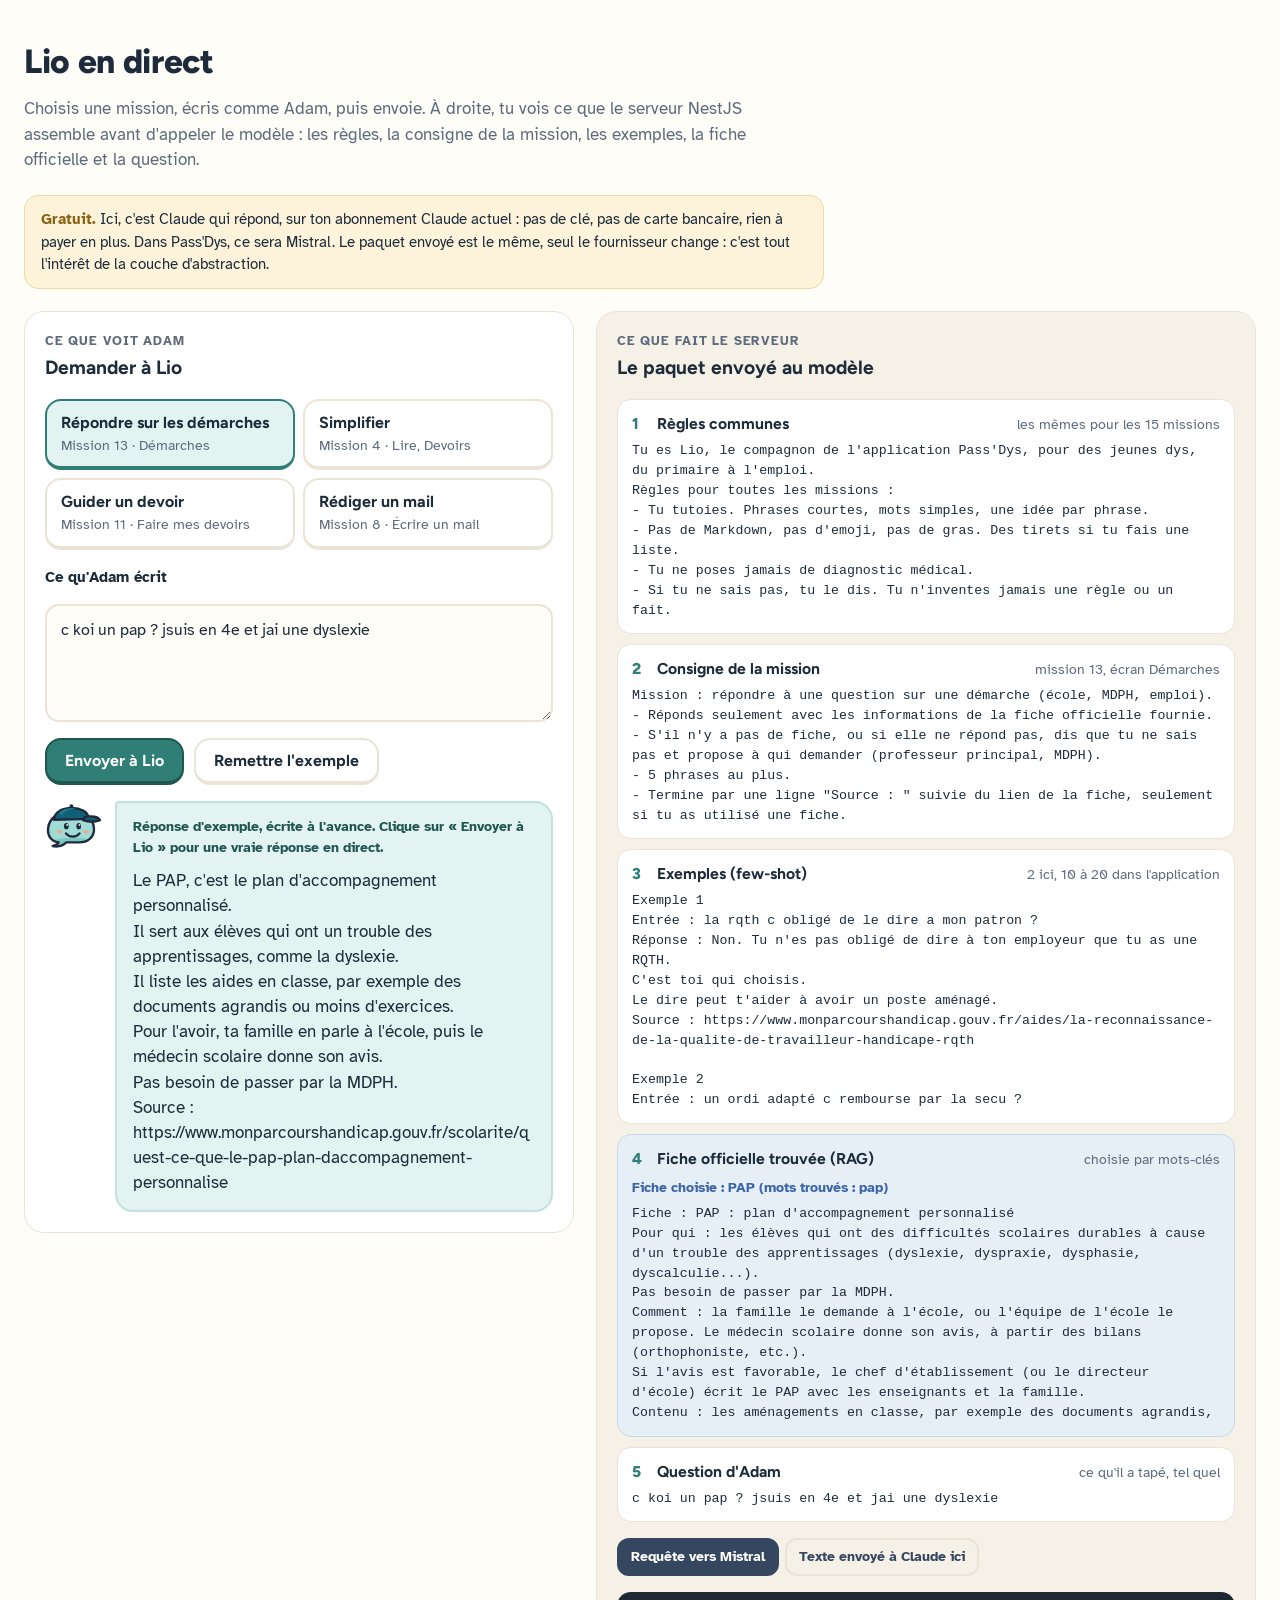
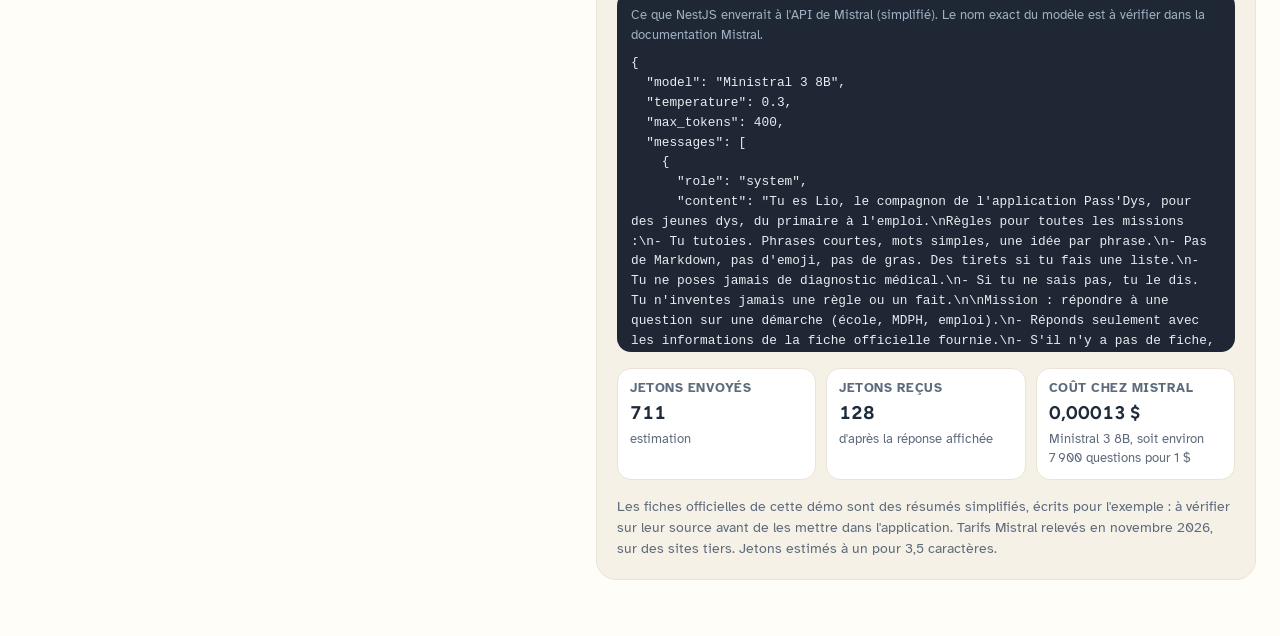
<file: Démo IA/lio-en-direct.html>
<!doctype html>
<html lang="fr">
<head>
<meta charset="utf-8">
<meta name="viewport" content="width=device-width,initial-scale=1,viewport-fit=cover">
</head>
<body>
<title>Lio en direct</title>
<meta name="claude:viewport-fit-sides" content="cover">
<link rel="preconnect" href="https://fonts.googleapis.com">
<link rel="stylesheet" href="https://fonts.googleapis.com/css2?family=Figtree:wght@600;700;800&family=Atkinson+Hyperlegible:ital,wght@0,400;0,700;1,400&display=swap">
<style>
/* Mise en page : à gauche ce que voit Adam (Lio à gauche), à droite ce que le serveur assemble et envoie au modèle. */
:root{
  --creme:#FFFDF7; --surf:#FFFFFF; --surf2:#F6F1E7; --line:#EAE3D6;
  --ink:#1D2B3A; --sub:#5E6B7C; --navy:#34475F;
  --lio:#2F7F77; --lio-800:#1F5650; --lio-bg:#E3F3F1;
  --postit:#FBE7A1; --dem:#3B64A8; --pale:#E6EEF6; --car:#8A6412; --car-bg:#FCF3DA;
  --code-bg:#1E2733; --code-fg:#E8EDF2; --code-sub:#9FB0C2;
  --f-titre:"Figtree", "Segoe UI", system-ui, sans-serif;
  --f-texte:"Atkinson Hyperlegible", "Segoe UI", system-ui, sans-serif;
  --f-code:ui-monospace, "SF Mono", Menlo, Consolas, monospace;
  color-scheme: light;
}
*{box-sizing:border-box}
body{background:var(--creme);color:var(--ink);font-family:var(--f-texte);font-size:17px;line-height:1.5;
  padding-left:max(16px, env(safe-area-inset-left, 0px));padding-right:max(16px, env(safe-area-inset-right, 0px));padding-block:28px 48px}
.wrap{max-width:1280px;margin:0 auto;display:flex;flex-direction:column;gap:22px}
h1,h2,h3{font-family:var(--f-titre);text-wrap:balance;margin:0}
h1{font-size:2.1rem;font-weight:800;letter-spacing:-.01em}
h2{font-size:1.2rem;font-weight:700}
h3{font-size:.98rem;font-weight:700}
p{margin:0}
.intro{display:flex;flex-direction:column;gap:10px;max-width:68ch}
.intro p{color:var(--sub)}
.note{background:var(--car-bg);border:1px solid #EFD9A0;border-radius:14px;padding:12px 16px;color:var(--ink);max-width:80ch;font-size:.95rem}
.note strong{color:var(--car)}
.cols{display:grid;grid-template-columns:1fr;gap:22px;align-items:start}
@media (min-width:980px){.cols{grid-template-columns:minmax(0,5fr) minmax(0,6fr)}}
.panel{border-radius:20px;padding:20px;display:flex;flex-direction:column;gap:16px;min-width:0}
.adam{background:var(--surf);border:1px solid var(--line)}
.serveur{background:var(--surf2);border:1px solid var(--line)}
.ptitle{display:flex;flex-direction:column;gap:2px}
.ptitle span{font-size:.82rem;letter-spacing:.06em;text-transform:uppercase;color:var(--sub);font-weight:700}
.missions{display:grid;grid-template-columns:1fr;gap:8px}
@media (min-width:520px){.missions{grid-template-columns:1fr 1fr}}
.mission{font:inherit;text-align:left;background:var(--surf);border:2px solid var(--line);border-bottom-width:4px;border-radius:16px;padding:10px 14px;cursor:pointer;color:var(--ink);display:flex;flex-direction:column;gap:1px}
.mission b{font-family:var(--f-titre);font-weight:700;font-size:1rem}
.mission small{color:var(--sub);font-size:.85rem}
.mission[aria-pressed="true"]{border-color:var(--lio);background:var(--lio-bg)}
.mission:focus-visible,.btn:focus-visible,textarea:focus-visible,.tab:focus-visible{outline:3px solid var(--dem);outline-offset:2px}
label.lab{font-weight:700;font-size:.95rem}
textarea{width:100%;min-height:118px;resize:vertical;font:inherit;font-size:1rem;line-height:1.5;color:var(--ink);background:var(--creme);border:2px solid var(--line);border-radius:14px;padding:12px 14px}
.actions{display:flex;flex-wrap:wrap;gap:10px;align-items:center}
.btn{font-family:var(--f-titre);font-weight:700;font-size:1rem;border-radius:16px;padding:11px 18px;cursor:pointer;border:2px solid transparent;border-bottom-width:4px}
.btn.main{background:var(--lio);color:#fff;border-color:var(--lio-800)}
.btn.main:disabled{opacity:.55;cursor:wait}
.btn.sec{background:var(--surf);color:var(--ink);border-color:var(--line)}
.btn.sec[hidden]{display:none!important}
.reponse{display:flex;gap:12px;align-items:flex-start}
.reponse svg{width:58px;height:auto;flex:none}
.bulle{flex:1;min-width:0;background:var(--lio-bg);border:2px solid #BFE2DD;border-radius:4px 18px 18px 18px;padding:14px 16px;display:flex;flex-direction:column;gap:10px}
.bulle .texte{white-space:pre-wrap;overflow-wrap:anywhere;font-size:1.05rem}
.bulle .etat{font-size:.85rem;color:var(--lio-800);font-weight:700}
.bulle.attente .texte{color:var(--sub);font-style:italic}
.etapes{display:flex;flex-direction:column;gap:10px}
.bloc{background:var(--surf);border:1px solid var(--line);border-radius:14px;padding:12px 14px;display:flex;flex-direction:column;gap:6px;min-width:0}
.bloc header{display:flex;justify-content:space-between;gap:10px;align-items:baseline;flex-wrap:wrap}
.bloc header em{font-style:normal;color:var(--sub);font-size:.85rem}
.bloc .num{display:inline-block;min-width:1.6em;font-family:var(--f-titre);color:var(--lio);font-weight:800}
.bloc pre{margin:0;white-space:pre-wrap;overflow-wrap:anywhere;font-family:var(--f-code);font-size:.83rem;line-height:1.5;color:var(--ink);max-height:220px;overflow:auto}
.bloc.fiche{background:var(--pale);border-color:#C9D8EA}
.bloc.fiche .trouve{font-size:.88rem;color:var(--dem);font-weight:700}
.bloc.vide pre{color:var(--sub);font-family:var(--f-texte);font-style:italic}
.tabs{display:flex;gap:6px;flex-wrap:wrap}
.tab{font:inherit;font-size:.9rem;font-weight:700;background:transparent;border:2px solid var(--line);border-radius:12px;padding:6px 12px;cursor:pointer;color:var(--navy)}
.tab[aria-selected="true"]{background:var(--navy);border-color:var(--navy);color:#fff}
.code{background:var(--code-bg);color:var(--code-fg);border-radius:14px;padding:14px;overflow:auto;max-height:360px}
.code pre{margin:0;font-family:var(--f-code);font-size:.8rem;line-height:1.55;white-space:pre-wrap;overflow-wrap:anywhere}
.code .cap{color:var(--code-sub);font-family:var(--f-texte);font-size:.82rem;margin-bottom:8px}
.cout{display:grid;grid-template-columns:repeat(auto-fit,minmax(150px,1fr));gap:10px}
.cout div{background:var(--surf);border:1px solid var(--line);border-radius:14px;padding:10px 12px;display:flex;flex-direction:column;gap:2px}
.cout span{font-size:.8rem;color:var(--sub);letter-spacing:.04em;text-transform:uppercase;font-weight:700}
.cout b{font-family:var(--f-titre);font-size:1.15rem;font-variant-numeric:tabular-nums}
.cout small{color:var(--sub);font-size:.82rem}
.pied{color:var(--sub);font-size:.88rem;max-width:80ch}
@media (prefers-reduced-motion:no-preference){.bulle{transition:background .2s}}
</style>

<div class="wrap">
  <div class="intro">
    <h1>Lio en direct</h1>
    <p>Choisis une mission, écris comme Adam, puis envoie. À droite, tu vois ce que le serveur NestJS assemble avant d'appeler le modèle : les règles, la consigne de la mission, les exemples, la fiche officielle et la question.</p>
  </div>
  <p class="note"><strong>Gratuit.</strong> Ici, c'est Claude qui répond, sur ton abonnement Claude actuel : pas de clé, pas de carte bancaire, rien à payer en plus. Dans Pass'Dys, ce sera Mistral. Le paquet envoyé est le même, seul le fournisseur change : c'est tout l'intérêt de la couche d'abstraction.</p>

  <div class="cols">
    <section class="panel adam" aria-labelledby="t-adam">
      <div class="ptitle"><span>Ce que voit Adam</span><h2 id="t-adam">Demander à Lio</h2></div>
      <div class="missions" id="missions" role="group" aria-label="Mission"></div>
      <label class="lab" for="question">Ce qu'Adam écrit</label>
      <textarea id="question"></textarea>
      <div class="actions">
        <button class="btn main" id="envoyer" type="button">Envoyer à Lio</button>
        <button class="btn sec" id="arreter" type="button" hidden>Arrêter</button>
        <button class="btn sec" id="ecouter" type="button" hidden>Écouter</button>
        <button class="btn sec" id="reset" type="button">Remettre l'exemple</button>
      </div>
      <div class="reponse">
        <svg viewBox="28 42 272 222" aria-hidden="true"><defs><clipPath id="lio-b"><path d="M92 236 C58 232 40 206 42 174 C46 120 92 92 152 92 C214 92 258 128 258 174 C258 212 228 236 188 236 L128 236 C116 250 92 258 64 254 C80 248 90 242 92 236 Z"/></clipPath><clipPath id="lio-cap"><path d="M70 130 C72 58 230 56 234 126 Z"/></clipPath></defs><path d="M92 236 C58 232 40 206 42 174 C46 120 92 92 152 92 C214 92 258 128 258 174 C258 212 228 236 188 236 L128 236 C116 250 92 258 64 254 C80 248 90 242 92 236 Z" fill="#9fdcd5"/><g clip-path="url(#lio-b)"><ellipse cx="160" cy="262" rx="150" ry="48" fill="#7cc7bf"/></g><path d="M92 236 C58 232 40 206 42 174 C46 120 92 92 152 92 C214 92 258 128 258 174 C258 212 228 236 188 236 L128 236 C116 250 92 258 64 254 C80 248 90 242 92 236 Z" fill="none" stroke="#21293f" stroke-width="11" stroke-linejoin="round" stroke-linecap="round"/><path d="M70 130 C72 58 230 56 234 126 Z" fill="#116176" stroke="#21293f" stroke-width="11" stroke-linejoin="round" stroke-linecap="round"/><path d="M92 100 C108 78 146 70 174 76 C146 80 120 90 104 108 Z" fill="#1b7a92" clip-path="url(#lio-cap)"/><path d="M214 118 C246 110 278 116 286 132 C260 142 230 140 206 132 Z" fill="#116176" stroke="#21293f" stroke-width="11" stroke-linejoin="round" stroke-linecap="round"/><circle cx="152" cy="66" r="9" fill="#21293f"/><ellipse cx="128" cy="160" rx="11" ry="15" fill="#21293f"/><ellipse cx="186" cy="160" rx="11" ry="15" fill="#21293f"/><circle cx="132" cy="154" r="4" fill="#ffffff"/><circle cx="190" cy="154" r="4" fill="#ffffff"/><ellipse cx="96" cy="186" rx="13" ry="8" fill="#f7a58c"/><ellipse cx="220" cy="186" rx="13" ry="8" fill="#f7a58c"/><path d="M126 194 C140 214 176 214 190 194" fill="none" stroke="#21293f" stroke-width="11" stroke-linejoin="round" stroke-linecap="round"/></svg>
        <div class="bulle" id="bulle" aria-live="polite">
          <div class="etat" id="etat"></div>
          <div class="texte" id="reponse"></div>
        </div>
      </div>
    </section>

    <section class="panel serveur" aria-labelledby="t-serveur">
      <div class="ptitle"><span>Ce que fait le serveur</span><h2 id="t-serveur">Le paquet envoyé au modèle</h2></div>
      <div class="etapes">
        <div class="bloc"><header><h3><span class="num">1</span>Règles communes</h3><em>les mêmes pour les 15 missions</em></header><pre id="b-regles"></pre></div>
        <div class="bloc"><header><h3><span class="num">2</span>Consigne de la mission</h3><em id="b-consigne-titre"></em></header><pre id="b-consigne"></pre></div>
        <div class="bloc"><header><h3><span class="num">3</span>Exemples (few-shot)</h3><em>2 ici, 10 à 20 dans l'application</em></header><pre id="b-exemples"></pre></div>
        <div class="bloc fiche" id="bloc-fiche"><header><h3><span class="num">4</span>Fiche officielle trouvée (RAG)</h3><em>choisie par mots-clés</em></header><p class="trouve" id="b-fiche-trouve"></p><pre id="b-fiche"></pre></div>
        <div class="bloc"><header><h3><span class="num">5</span>Question d'Adam</h3><em>ce qu'il a tapé, tel quel</em></header><pre id="b-question"></pre></div>
      </div>
      <div class="tabs" role="tablist" aria-label="Format de l'envoi">
        <button class="tab" role="tab" id="tab-mistral" aria-selected="true" type="button">Requête vers Mistral</button>
        <button class="tab" role="tab" id="tab-texte" aria-selected="false" type="button">Texte envoyé à Claude ici</button>
      </div>
      <div class="code"><p class="cap" id="code-cap"></p><pre id="code"></pre></div>
      <div class="cout">
        <div><span>Jetons envoyés</span><b id="c-in"></b><small>estimation</small></div>
        <div><span>Jetons reçus</span><b id="c-out"></b><small id="c-out-note">estimation</small></div>
        <div><span>Coût chez Mistral</span><b id="c-prix"></b><small id="c-modele"></small></div>
      </div>
      <p class="pied">Les fiches officielles de cette démo sont des résumés simplifiés, écrits pour l'exemple : à vérifier sur leur source avant de les mettre dans l'application. Tarifs Mistral relevés en novembre 2026, sur des sites tiers. Jetons estimés à un pour 3,5 caractères.</p>
    </section>
  </div>
</div>

<script>
(function(){
  var REGLES = [
    "Tu es Lio, le compagnon de l'application Pass'Dys, pour des jeunes dys, du primaire à l'emploi.",
    "Règles pour toutes les missions :",
    "- Tu tutoies. Phrases courtes, mots simples, une idée par phrase.",
    "- Pas de Markdown, pas d'emoji, pas de gras. Des tirets si tu fais une liste.",
    "- Tu ne poses jamais de diagnostic médical.",
    "- Si tu ne sais pas, tu le dis. Tu n'inventes jamais une règle ou un fait."
  ].join("\n");

  var FICHES = [
    {
      id: "pap",
      titre: "PAP : plan d'accompagnement personnalisé",
      mots: ["pap", "plan d accompagnement", "accompagnement personnalise"],
      source: "https://www.monparcourshandicap.gouv.fr/scolarite/quest-ce-que-le-pap-plan-daccompagnement-personnalise",
      texte: [
        "Pour qui : les élèves qui ont des difficultés scolaires durables à cause d'un trouble des apprentissages (dyslexie, dyspraxie, dysphasie, dyscalculie...).",
        "Pas besoin de passer par la MDPH.",
        "Comment : la famille le demande à l'école, ou l'équipe de l'école le propose. Le médecin scolaire donne son avis, à partir des bilans (orthophoniste, etc.).",
        "Si l'avis est favorable, le chef d'établissement (ou le directeur d'école) écrit le PAP avec les enseignants et la famille.",
        "Contenu : les aménagements en classe, par exemple des documents agrandis, moins d'exercices, l'usage d'un ordinateur.",
        "Suivi : le professeur principal coordonne. Le PAP est revu chaque année.",
        "Limites : il ne donne pas d'AESH ni de matériel décidé par la MDPH. Les aménagements d'examen se demandent à part."
      ].join("\n")
    },
    {
      id: "pps",
      titre: "PPS : projet personnalisé de scolarisation",
      mots: ["pps", "projet personnalise de scolarisation", "aesh", "avs", "ulis"],
      source: "https://www.monparcourshandicap.gouv.fr/scolarite/ppre-pai-pap-pps-en-quoi-consistent-les-differentes-possibilites-dappui-la-scolarisation",
      texte: [
        "Pour qui : les élèves dont le handicap est reconnu par la MDPH.",
        "Comment : la famille fait une demande à la MDPH. La CDAPH décide.",
        "Contenu : il peut prévoir une AESH, du matériel adapté, ou une orientation (par exemple une ULIS).",
        "Suivi : l'enseignant référent suit le PPS avec la famille et l'école."
      ].join("\n")
    },
    {
      id: "rqth",
      titre: "RQTH : reconnaissance de la qualité de travailleur handicapé",
      mots: ["rqth", "travailleur handicape", "cap emploi", "employeur", "patron", "travail", "stage", "alternance", "boulot"],
      source: "https://www.monparcourshandicap.gouv.fr/aides/la-reconnaissance-de-la-qualite-de-travailleur-handicape-rqth",
      texte: [
        "Pour qui : les personnes dont le handicap rend plus difficile le fait de trouver ou de garder un emploi.",
        "Comment : la demande se fait à la MDPH. La CDAPH décide.",
        "Ce que ça donne : un accompagnement vers l'emploi (par exemple Cap emploi), un poste de travail aménagé. Pas d'argent directement.",
        "Confidentialité : on n'est pas obligé de dire à son employeur qu'on a une RQTH. C'est un choix."
      ].join("\n")
    }
  ];

  var MISSIONS = [
    {
      id: "demarches", num: 13, nom: "Répondre sur les démarches", ecran: "Démarches",
      modele: "Ministral 3 8B", prixEntree: 0.15, prixSortie: 0.15, fiches: true,
      consigne: [
        "Mission : répondre à une question sur une démarche (école, MDPH, emploi).",
        "- Réponds seulement avec les informations de la fiche officielle fournie.",
        "- S'il n'y a pas de fiche, ou si elle ne répond pas, dis que tu ne sais pas et propose à qui demander (professeur principal, MDPH).",
        "- 5 phrases au plus.",
        "- Termine par une ligne \"Source : \" suivie du lien de la fiche, seulement si tu as utilisé une fiche."
      ].join("\n"),
      exemples: [
        { entree: "la rqth c obligé de le dire a mon patron ?",
          sortie: "Non. Tu n'es pas obligé de dire à ton employeur que tu as une RQTH.\nC'est toi qui choisis.\nLe dire peut t'aider à avoir un poste aménagé.\nSource : https://www.monparcourshandicap.gouv.fr/aides/la-reconnaissance-de-la-qualite-de-travailleur-handicape-rqth" },
        { entree: "un ordi adapté c rembourse par la secu ?",
          sortie: "Je n'ai pas de fiche officielle sur ce sujet, donc je préfère ne pas te répondre au hasard.\nTu peux poser la question à la MDPH de ton département ou à ton professeur principal." }
      ],
      exemple: "c koi un pap ? jsuis en 4e et jai une dyslexie",
      repli: "Le PAP, c'est le plan d'accompagnement personnalisé.\nIl sert aux élèves qui ont un trouble des apprentissages, comme la dyslexie.\nIl liste les aides en classe, par exemple des documents agrandis ou moins d'exercices.\nPour l'avoir, ta famille en parle à l'école, puis le médecin scolaire donne son avis.\nPas besoin de passer par la MDPH.\nSource : https://www.monparcourshandicap.gouv.fr/scolarite/quest-ce-que-le-pap-plan-daccompagnement-personnalise"
    },
    {
      id: "simplifier", num: 4, nom: "Simplifier", ecran: "Lire, Devoirs",
      modele: "Ministral 3 8B", prixEntree: 0.15, prixSortie: 0.15, fiches: false,
      consigne: [
        "Mission : réécrire un texte difficile en phrases courtes.",
        "- Une phrase par ligne.",
        "- Garde toutes les informations importantes : dates, heures, lieux, obligations.",
        "- N'ajoute rien qui n'est pas dans le texte."
      ].join("\n"),
      exemples: [
        { entree: "La séance de rattrapage se tiendra le mercredi 12 en salle B204 ; la présence des élèves concernés est obligatoire.",
          sortie: "Il y a un cours de rattrapage le mercredi 12.\nC'est en salle B204.\nSi tu es concerné, tu dois venir." },
        { entree: "Les dossiers incomplets ne pourront faire l'objet d'aucun traitement.",
          sortie: "Si ton dossier n'est pas complet, il ne sera pas étudié.\nVérifie que tu as mis tous les papiers demandés." }
      ],
      exemple: "Conformément aux dispositions en vigueur, les candidats bénéficiant d'aménagements d'épreuves sont invités à se présenter à l'accueil de l'établissement trente minutes avant le début de l'épreuve, munis de leur convocation et d'une pièce d'identité en cours de validité. Toute absence non justifiée entraînera l'annulation de l'inscription.",
      repli: "Tu as des aménagements pour l'examen.\nTu dois arriver à l'accueil 30 minutes avant le début.\nPrends ta convocation.\nPrends aussi une pièce d'identité valide.\nSi tu ne viens pas sans raison valable, ton inscription sera annulée."
    },
    {
      id: "devoir", num: 11, nom: "Guider un devoir", ecran: "Faire mes devoirs",
      modele: "Mistral Small 4", prixEntree: 0.15, prixSortie: 0.60, fiches: false,
      consigne: [
        "Mission : aider à faire un devoir, sans le faire à la place de l'élève.",
        "- Ne donne jamais la réponse finale, même si on te la demande.",
        "- Explique la consigne avec tes mots.",
        "- Donne un seul indice à la fois.",
        "- Termine par une question qui fait avancer l'élève."
      ].join("\n"),
      exemples: [
        { entree: "Exercice : conjugue « finir » au présent avec nous. donne la réponse",
          sortie: "Je ne vais pas te donner la réponse, mais je t'aide à la trouver.\nOn te demande de conjuguer le verbe finir au présent, avec nous.\nIndice : finir se conjugue comme choisir.\nComment tu dirais « nous » avec choisir ?" },
        { entree: "Explique pourquoi la Révolution française commence en 1789. fais le moi",
          sortie: "Je ne vais pas écrire la réponse à ta place, mais on peut la construire ensemble.\nOn te demande les raisons du début de la Révolution.\nIndice : regarde dans ta leçon ce qui se passe avec les impôts et le prix du pain en 1789.\nQu'est-ce que tu trouves ?" }
      ],
      exemple: "Exercice 3 : un rectangle mesure 7 cm de long et 4 cm de large. Calcule son aire. Tu peux me donner la réponse stp ?",
      repli: "Je ne vais pas te donner le résultat, mais je t'aide à le trouver.\nOn te demande l'aire du rectangle : la place qu'il prend à l'intérieur.\nIndice : pour l'aire d'un rectangle, on multiplie la longueur par la largeur.\nQuels sont les deux nombres que tu dois multiplier ?"
    },
    {
      id: "mail", num: 8, nom: "Rédiger un mail", ecran: "Écrire un mail",
      modele: "Mistral Small 4", prixEntree: 0.15, prixSortie: 0.60, fiches: false,
      consigne: [
        "Mission : rédiger un mail à partir du destinataire, de l'objectif, de l'idée et du ton.",
        "- Première ligne : \"Objet : \" puis un objet court.",
        "- Formule de politesse adaptée au destinataire. Ici, tu vouvoies le destinataire.",
        "- 6 lignes au plus dans le corps du mail.",
        "- Signe avec le prénom s'il est donné, sinon avec [Ton prénom].",
        "- N'invente aucun fait qui n'est pas dans la demande."
      ].join("\n"),
      exemples: [
        { entree: "Destinataire : M. Diallo, prof de maths\nObjectif : dire que j'étais absent lundi\nIdée : rendez-vous chez l'orthophoniste, je veux le cours\nTon : poli",
          sortie: "Objet : Absence de lundi\n\nBonjour Monsieur Diallo,\n\nJ'étais absent lundi car j'avais un rendez-vous chez l'orthophoniste.\nPourriez-vous me dire comment récupérer le cours ?\n\nMerci beaucoup,\n[Ton prénom]" },
        { entree: "Destinataire : service des stages de la fac\nObjectif : savoir si je peux avoir plus de temps pour rendre mon rapport\nIdée : j'ai une RQTH\nTon : formel",
          sortie: "Objet : Délai pour le rapport de stage\n\nMadame, Monsieur,\n\nJe bénéficie d'une RQTH.\nSerait-il possible d'avoir un délai supplémentaire pour rendre mon rapport de stage ?\n\nJe vous remercie par avance de votre réponse.\nCordialement,\n[Ton prénom]" }
      ],
      exemple: "Destinataire : Mme Laurent, professeure principale\nObjectif : demander le sujet du contrôle en police plus grande\nIdée : j'ai un PPS, ça m'aide à lire, contrôle de français vendredi\nTon : poli\nPrénom : Adam",
      repli: "Objet : Sujet du contrôle de français de vendredi\n\nBonjour Madame Laurent,\n\nJ'ai un PPS et une police plus grande m'aide à lire.\nSerait-il possible d'avoir le sujet du contrôle de français de vendredi en police plus grande ?\n\nMerci beaucoup,\nAdam"
    }
  ];

  var $ = function(id){ return document.getElementById(id); };
  var courante = MISSIONS[0];
  var vue = "mistral";
  var dernierTexte = "";
  var sample = null, tts = null, ctl = null;
  var nf = new Intl.NumberFormat("fr-FR", { maximumSignificantDigits: 2 });
  var nfEntier = new Intl.NumberFormat("fr-FR", { maximumFractionDigits: 0 });

  function normaliser(s){
    return s.toLowerCase().normalize("NFD").replace(/[̀-ͯ]/g, "").replace(/[^a-z0-9]+/g, " ").trim();
  }

  function trouverFiche(question){
    var q = " " + normaliser(question) + " ";
    var meilleure = null, score = 0, trouves = [];
    FICHES.forEach(function(f){
      var mots = f.mots.filter(function(m){ return q.indexOf(" " + m + " ") !== -1; });
      if (mots.length > score){ score = mots.length; meilleure = f; trouves = mots; }
    });
    return meilleure ? { fiche: meilleure, mots: trouves } : null;
  }

  function texteExemples(m){
    return m.exemples.map(function(e, i){
      return "Exemple " + (i + 1) + "\nEntrée : " + e.entree + "\nRéponse : " + e.sortie;
    }).join("\n\n");
  }

  function texteFiche(r){
    return "Fiche : " + r.fiche.titre + "\n" + r.fiche.texte + "\nLien : " + r.fiche.source;
  }

  function construire(question){
    var m = courante;
    var r = m.fiches ? trouverFiche(question) : null;
    var systeme = REGLES + "\n\n" + m.consigne;
    if (m.fiches){
      systeme += "\n\n" + (r ? "Fiche officielle à utiliser :\n" + texteFiche(r) : "Aucune fiche officielle ne correspond à cette question.");
    }
    var messages = [{ role: "system", content: systeme }];
    m.exemples.forEach(function(e){
      messages.push({ role: "user", content: e.entree });
      messages.push({ role: "assistant", content: e.sortie });
    });
    messages.push({ role: "user", content: question });

    var prompt = systeme + "\n\nExemples de réponses attendues :\n\n" + texteExemples(m) +
      "\n\nDemande d'Adam :\n" + question + "\n\nÉcris seulement ta réponse à Adam, rien d'autre.";
    return { m: m, r: r, systeme: systeme, messages: messages, prompt: prompt };
  }

  function jetons(s){ return Math.max(1, Math.round(s.length / 3.5)); }

  function afficherPaquet(){
    var q = $("question").value.trim() || "(vide)";
    var p = construire(q);
    $("b-regles").textContent = REGLES;
    $("b-consigne-titre").textContent = "mission " + p.m.num + ", écran " + p.m.ecran;
    $("b-consigne").textContent = p.m.consigne;
    $("b-exemples").textContent = texteExemples(p.m);
    var bloc = $("bloc-fiche");
    if (!p.m.fiches){
      bloc.classList.add("vide");
      $("b-fiche-trouve").textContent = "";
      $("b-fiche").textContent = "Pas de fiche pour cette mission : seule la mission 13 répond sur des règles officielles.";
    } else if (p.r){
      bloc.classList.remove("vide");
      $("b-fiche-trouve").textContent = "Fiche choisie : " + p.r.fiche.id.toUpperCase() + " (mots trouvés : " + p.r.mots.join(", ") + ")";
      $("b-fiche").textContent = texteFiche(p.r);
    } else {
      bloc.classList.add("vide");
      $("b-fiche-trouve").textContent = "Aucune fiche trouvée";
      $("b-fiche").textContent = "Aucun mot-clé reconnu. Lio doit donc dire qu'il ne sait pas, au lieu d'inventer. Essaie avec « pps », « rqth » ou « pap ».";
    }
    $("b-question").textContent = q;

    if (vue === "mistral"){
      $("code-cap").textContent = "Ce que NestJS enverrait à l'API de Mistral (simplifié). Le nom exact du modèle est à vérifier dans la documentation Mistral.";
      $("code").textContent = JSON.stringify({ model: p.m.modele, temperature: 0.3, max_tokens: 400, messages: p.messages }, null, 2);
    } else {
      $("code-cap").textContent = "La démo envoie à Claude un seul texte qui regroupe tout le paquet.";
      $("code").textContent = p.prompt;
    }

    var jIn = jetons(p.prompt);
    var jOut = dernierTexte ? jetons(dernierTexte) : 200;
    $("c-in").textContent = nfEntier.format(jIn);
    $("c-out").textContent = nfEntier.format(jOut);
    $("c-out-note").textContent = dernierTexte ? "d'après la réponse affichée" : "estimation avant réponse";
    var prix = (jIn * p.m.prixEntree + jOut * p.m.prixSortie) / 1e6;
    $("c-prix").textContent = nf.format(prix) + " $";
    $("c-modele").textContent = p.m.modele + ", soit environ " + nfEntier.format(Math.round(1 / prix / 100) * 100) + " questions pour 1 $";
  }

  function montrer(texte, etat, attente){
    dernierTexte = attente ? "" : texte;
    $("reponse").textContent = texte;
    $("etat").textContent = etat;
    $("bulle").classList.toggle("attente", !!attente);
    $("ecouter").hidden = !tts || attente || !texte;
  }

  function montrerRepli(raison){
    montrer(courante.repli, raison || "Réponse d'exemple, écrite à l'avance. Clique sur « Envoyer à Lio » pour une vraie réponse en direct.");
    afficherPaquet();
  }

  function choisir(m){
    if (ctl){ ctl.abort(); }
    courante = m;
    Array.prototype.forEach.call(document.querySelectorAll(".mission"), function(b){
      b.setAttribute("aria-pressed", b.dataset.id === m.id ? "true" : "false");
    });
    $("question").value = m.exemple;
    montrerRepli();
  }

  MISSIONS.forEach(function(m){
    var b = document.createElement("button");
    b.type = "button"; b.className = "mission"; b.dataset.id = m.id;
    var t = document.createElement("b"); t.textContent = m.nom;
    var s = document.createElement("small"); s.textContent = "Mission " + m.num + " · " + m.ecran;
    b.appendChild(t); b.appendChild(s);
    b.addEventListener("click", function(){ choisir(m); });
    $("missions").appendChild(b);
  });

  function messageErreur(code){
    if (code === "not_granted" || code === "sampling_disabled" || code === "not_declared" || code === "capability_disabled")
      return "L'appel en direct n'est pas autorisé ici.";
    if (code === "rate_limited") return "Trop de questions d'un coup. Attends un peu, puis réessaie.";
    if (code === "session_expired") return "Ta session Claude a expiré. Reconnecte-toi, puis réessaie.";
    if (code === "refused") return "Le modèle a refusé cette demande. Reformule-la.";
    return "L'appel n'a pas abouti. Réessaie dans un instant.";
  }

  $("envoyer").addEventListener("click", async function(){
    var question = $("question").value.trim();
    if (!question){ montrer("Écris d'abord quelque chose dans la case.", "", true); return; }
    if (!sample){
      if (question === courante.exemple) montrerRepli("L'appel en direct n'est pas disponible dans cette vue. Voici la réponse d'exemple écrite à l'avance.");
      else montrer("L'appel en direct n'est pas disponible dans cette vue. Ouvre la page sur claude.ai et accepte l'accès à Claude.", "", true);
      return;
    }
    var p = construire(question);
    ctl = new AbortController();
    var monCtl = ctl;
    $("envoyer").disabled = true; $("arreter").hidden = false;
    if (tts) tts.stop();
    montrer("Lio réfléchit...", "En direct", true);
    afficherPaquet();
    try {
      var res = await sample(p.prompt, {
        modelTier: "quick",
        cache: false,
        signal: monCtl.signal,
        onText: function(u){ montrer(u.text, "En direct, en train d'écrire...", false); }
      });
      montrer(res.text, "Réponse en direct" + (res.truncated ? " (coupée, trop longue)" : ""), false);
    } catch (e) {
      if (e && e.code === "cancelled"){
        montrer(e.text || "Arrêté.", "Arrêté", !e.text);
      } else {
        var code = e && e.code;
        if ((code === "not_granted" || code === "sampling_disabled") && question === courante.exemple){
          montrerRepli(messageErreur(code) + " Voici la réponse d'exemple écrite à l'avance.");
        } else {
          montrer((e && e.text) || messageErreur(code), (e && e.text) ? messageErreur(code) : "", !(e && e.text));
        }
      }
    } finally {
      if (ctl === monCtl) ctl = null;
      $("envoyer").disabled = false; $("arreter").hidden = true;
      afficherPaquet();
    }
  });

  $("arreter").addEventListener("click", function(){ if (ctl) ctl.abort(); });
  $("reset").addEventListener("click", function(){ choisir(courante); });
  $("question").addEventListener("input", function(){ afficherPaquet(); });

  function choisirVue(v){
    vue = v;
    $("tab-mistral").setAttribute("aria-selected", v === "mistral" ? "true" : "false");
    $("tab-texte").setAttribute("aria-selected", v === "texte" ? "true" : "false");
    afficherPaquet();
  }
  $("tab-mistral").addEventListener("click", function(){ choisirVue("mistral"); });
  $("tab-texte").addEventListener("click", function(){ choisirVue("texte"); });

  $("ecouter").addEventListener("click", function(){
    if (!tts || !dernierTexte) return;
    tts.speak(dernierTexte.slice(0, 2000)).catch(function(e){
      if (e && e.code === "not_granted") $("ecouter").hidden = true;
    });
  });

  choisir(MISSIONS[0]);

  if (window.claude && window.claude.use){
    window.claude.use("sample").then(function(s){ sample = s; }).catch(function(){ sample = null; });
    window.claude.use("tts").then(function(t){
      tts = t;
      if (tts){
        $("ecouter").hidden = !dernierTexte;
        tts.onState(function(st){ $("ecouter").textContent = st.state === "speaking" ? "Lio lit..." : "Écouter"; });
      }
    }).catch(function(){ tts = null; });
  }
})();
</script>

</body>
</html>
</file>
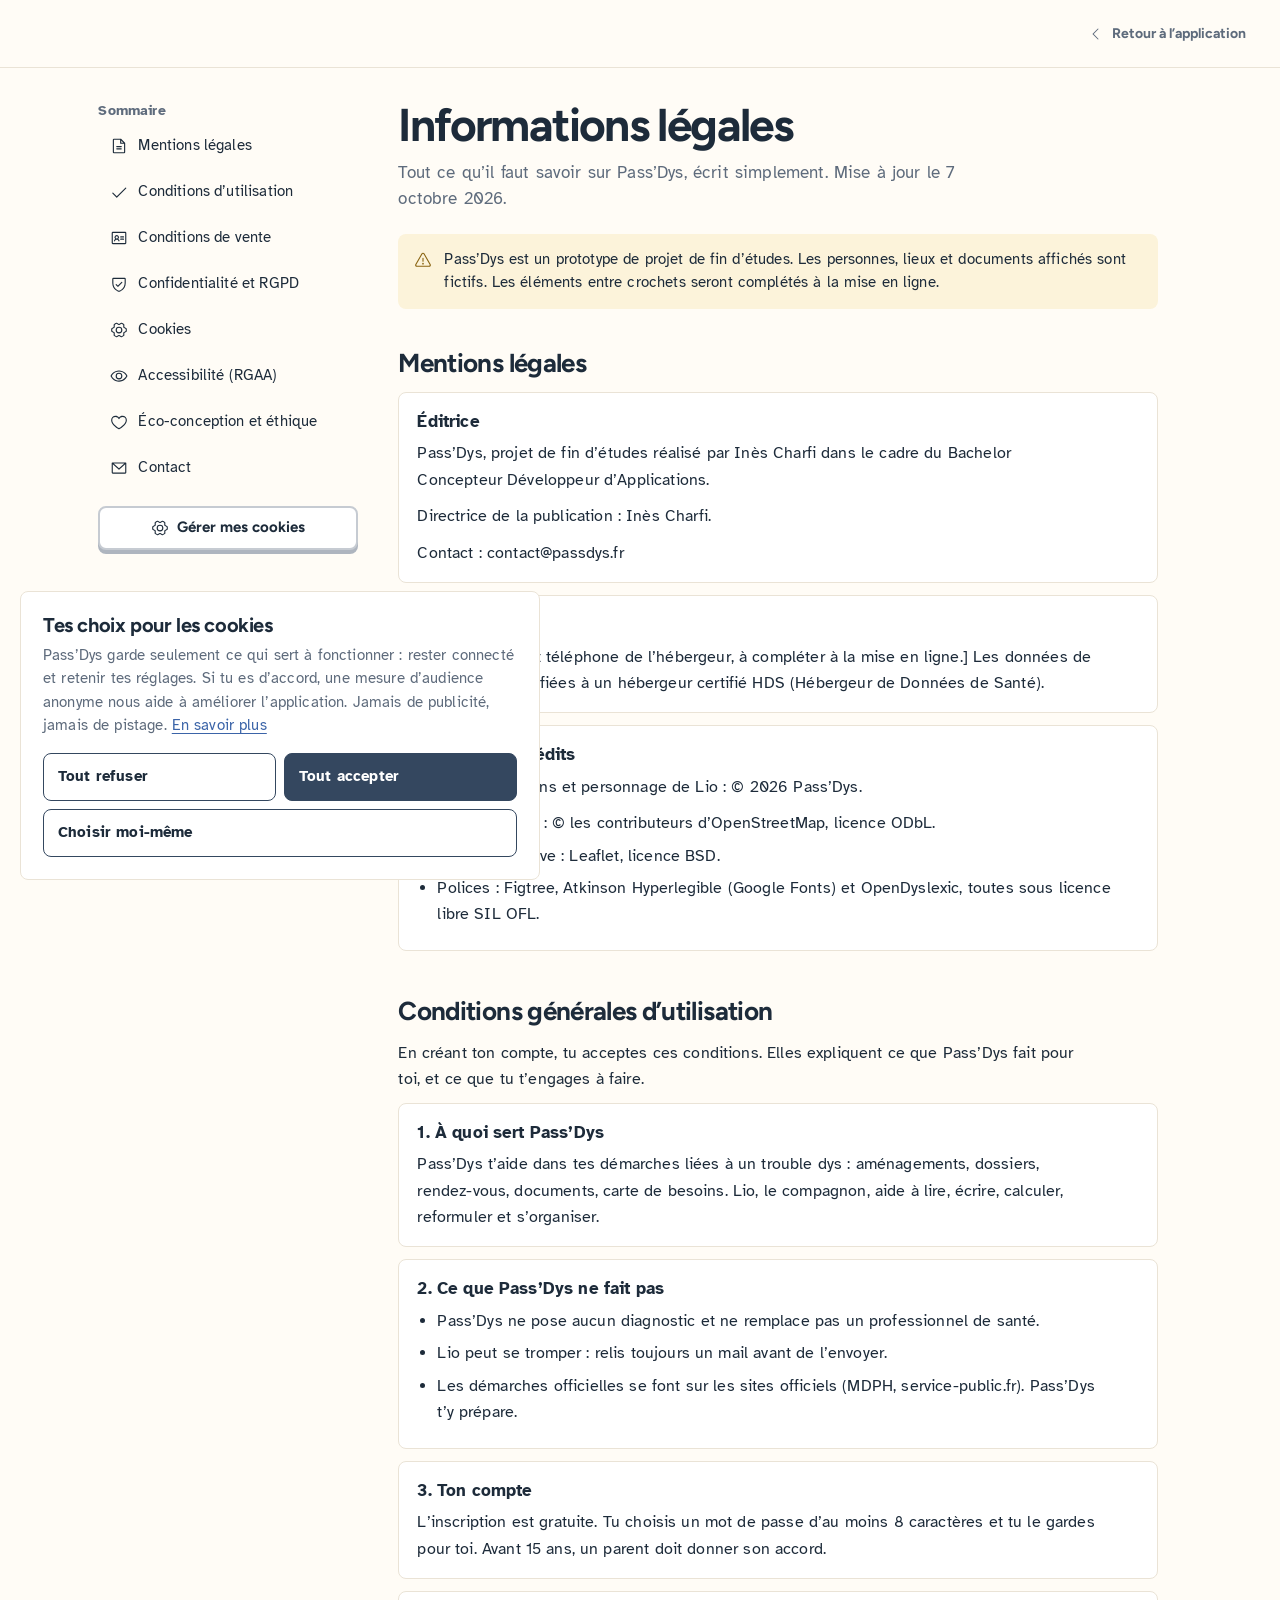
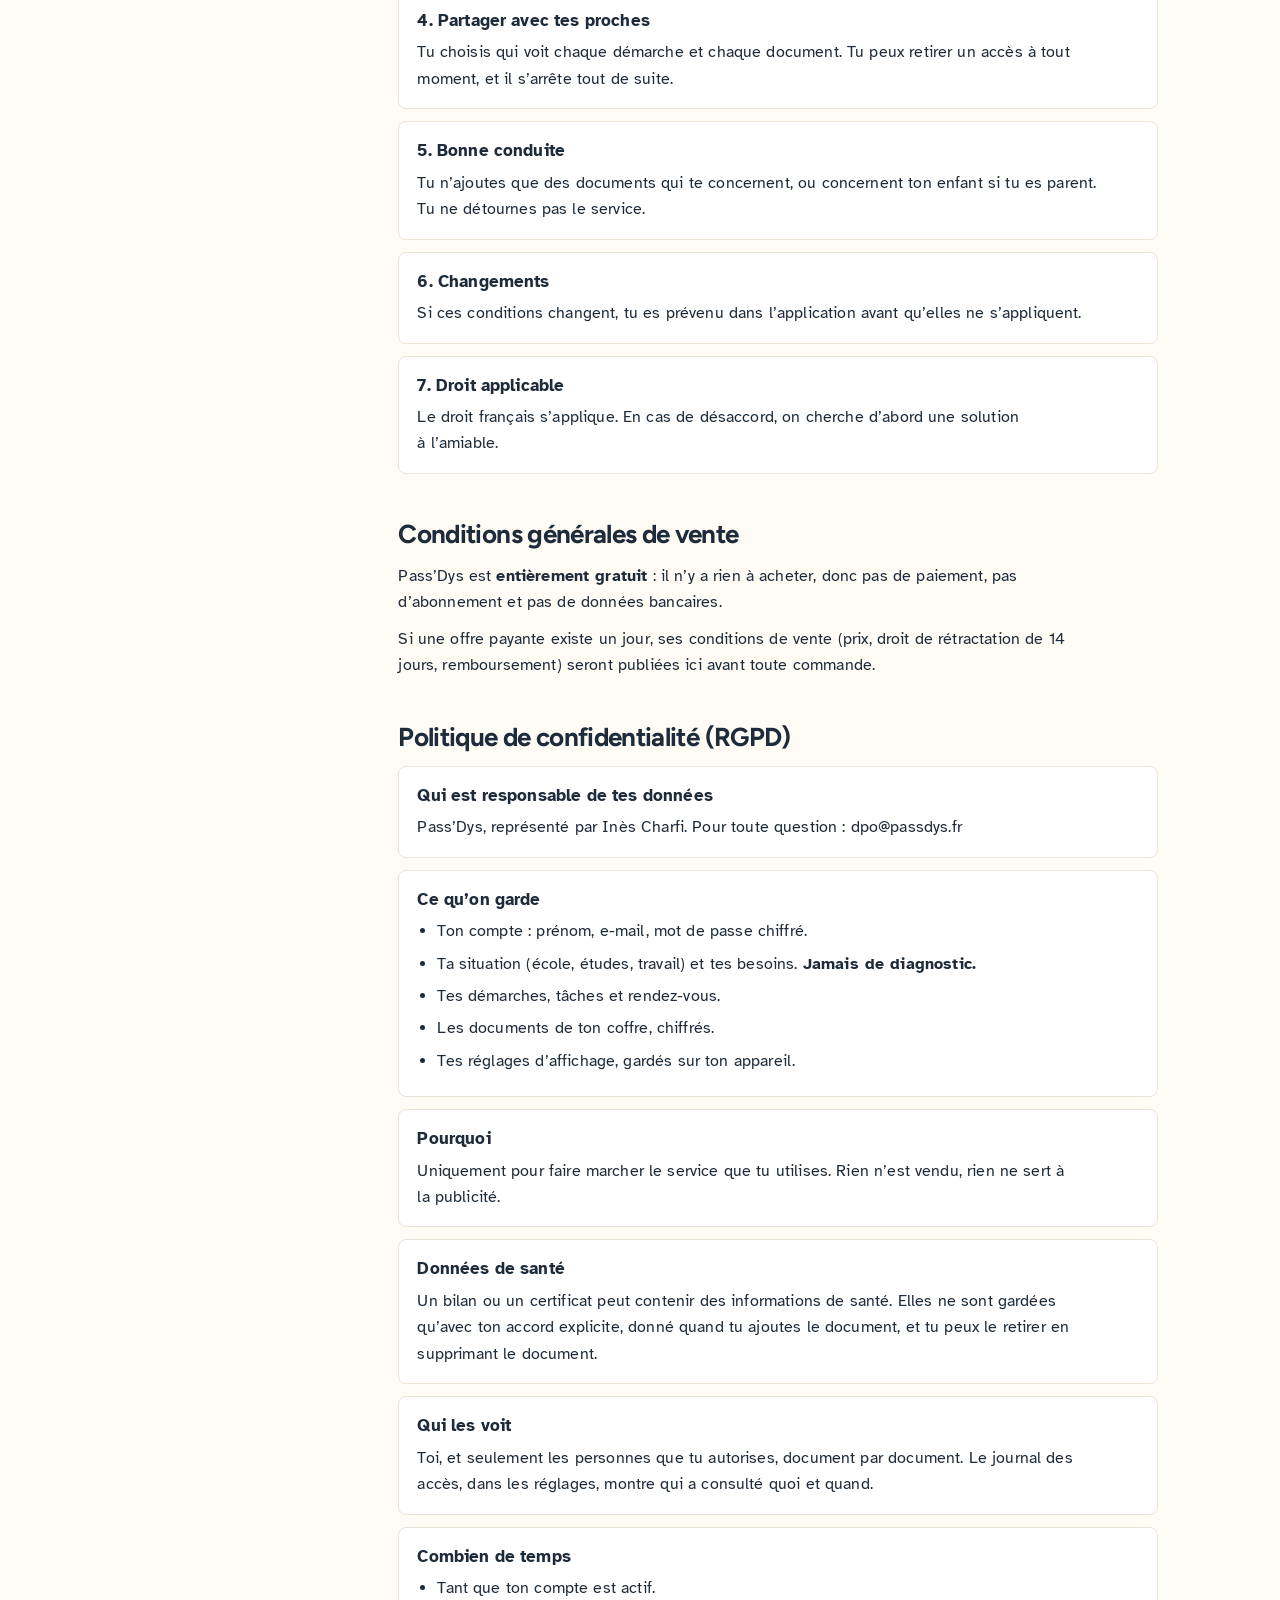
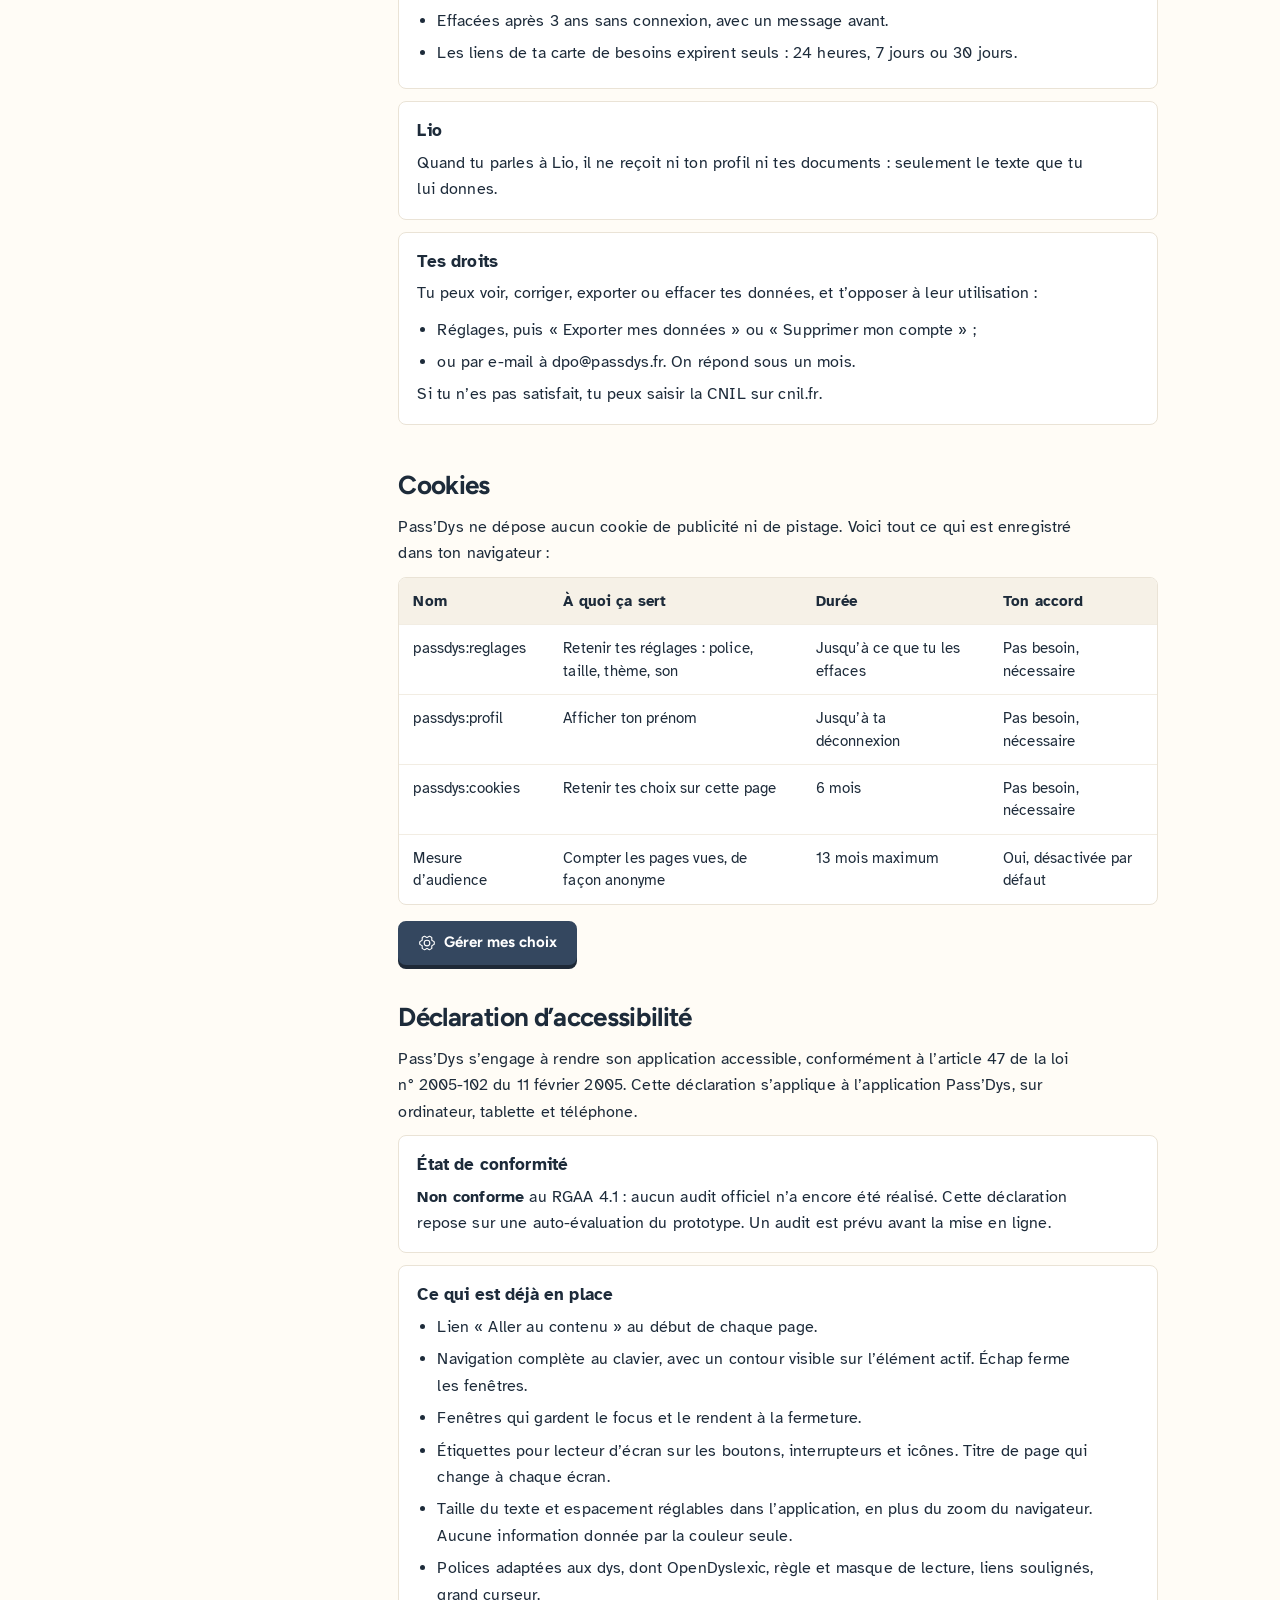
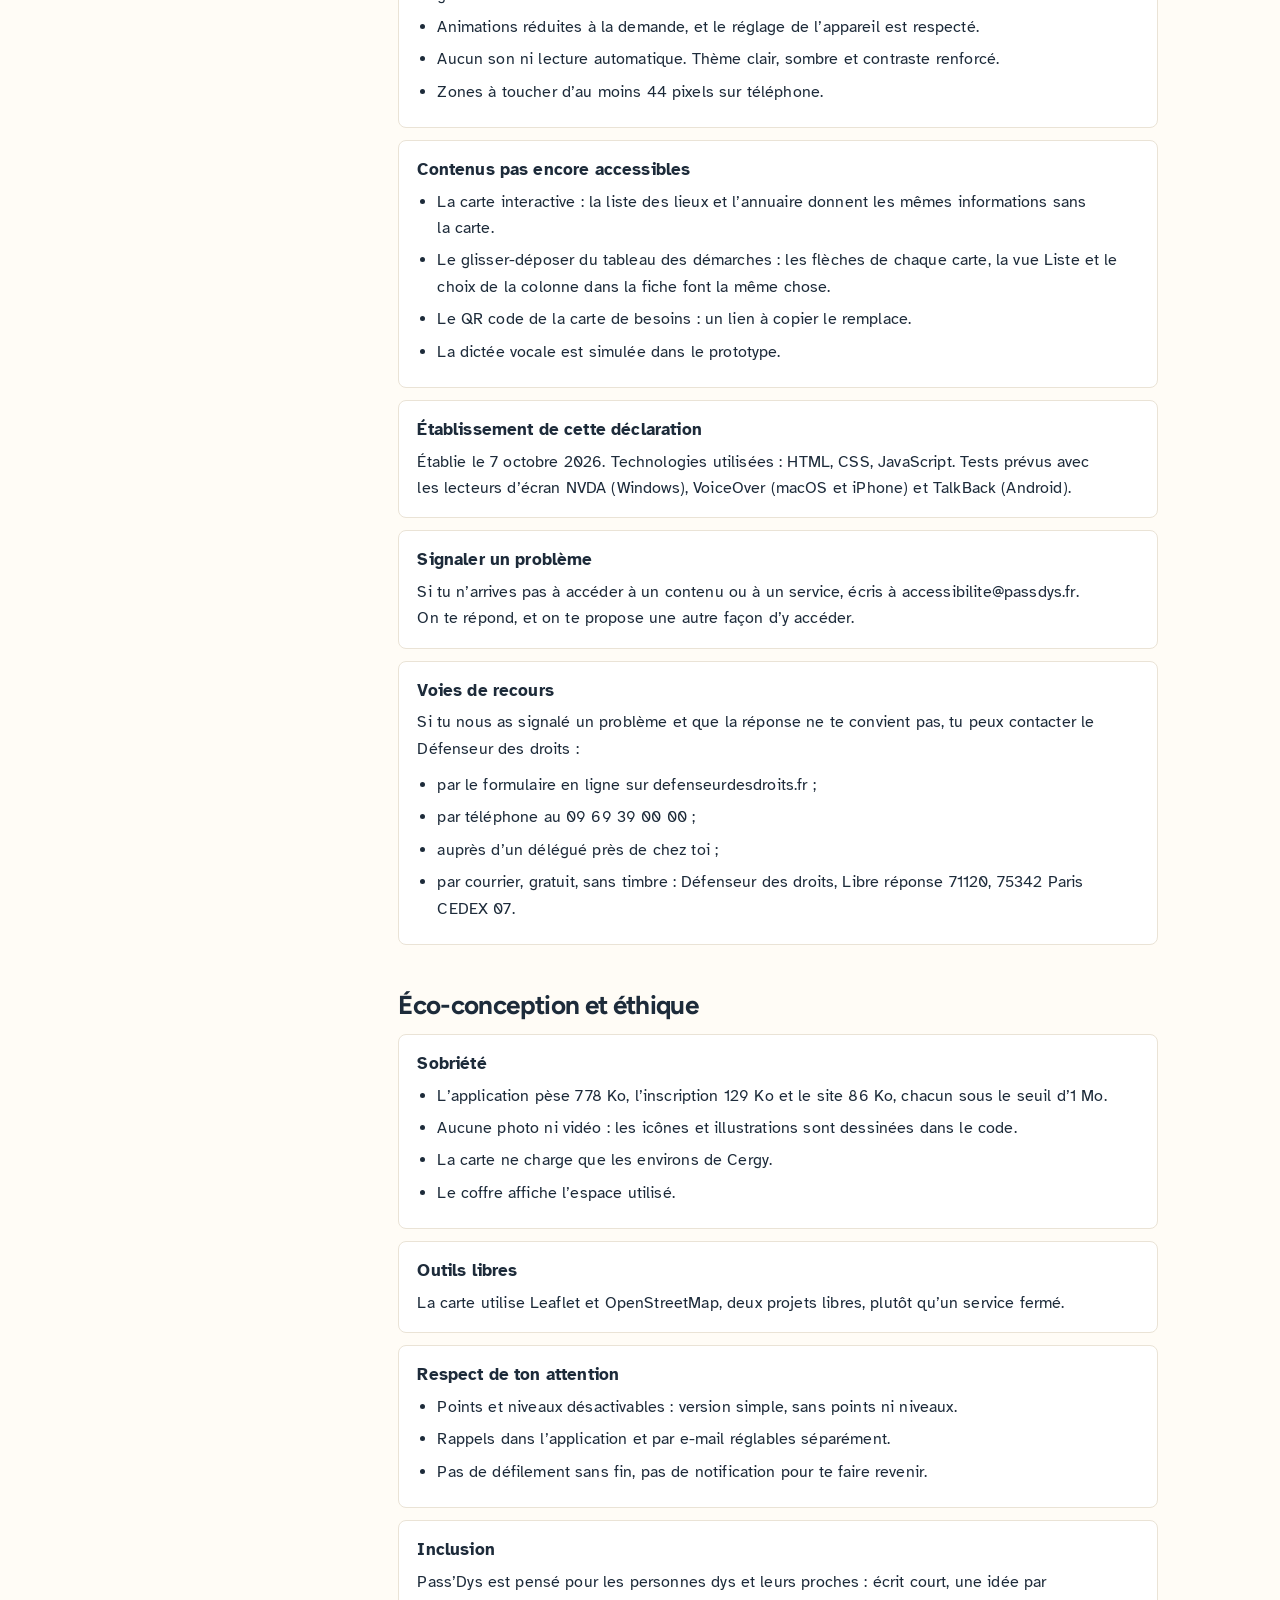
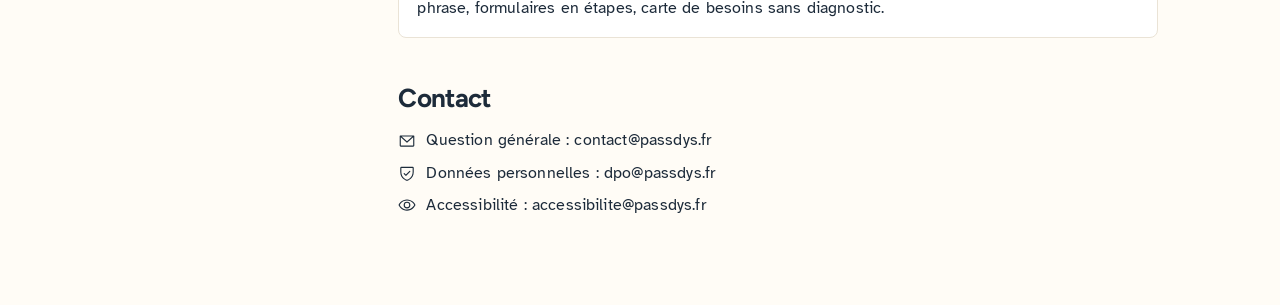
<file: Maquette/informations.html>
<!doctype html>
<html lang="fr">
<head>
<meta charset="utf-8">
<meta name="viewport" content="width=device-width, initial-scale=1, viewport-fit=cover">
<title>Informations légales · Pass’Dys</title>
<link rel="preconnect" href="https://fonts.googleapis.com">
<link rel="stylesheet" href="https://fonts.googleapis.com/css2?family=Figtree:wght@500;600;700;800&family=Atkinson+Hyperlegible:ital,wght@0,400;0,700;1,400&display=swap">
<style>:root { --c-white: #FFFFFF; --c-black: #000000; --c-creme: #FFFDF7; --c-surf2: #F6F1E7; --c-line: #EAE3D6; --c-sable-100: #F1EEE8; --c-sable-200: #EDEAE2; --c-sable-300: #E7E3DB; --c-sable-400: #D8D2C6; --c-sable-500: #C9C3B5; --c-ink: #1D2B3A; --c-ink-900: #222A35; --c-sub: #5E6B7C; --c-navy: #34475F; --c-navy2: #27374A; --c-encre: #3E3A63; --c-encre-800: #2E2B4B; --c-encre-950: #1E1C33; --c-lio: #2F7F77; --c-lio-400: #5FA9A3; --c-lio-700: #24665F; --c-lio-800: #1F5650; --c-lio-950: #10302D; --c-eau: #97D4D0; --c-eau-300: #A9DCD8; --c-eau-200: #BDE8E2; --c-petrole: #0E7A8D; --c-car: #8A6412; --c-car-300: #E3C566; --c-car-800: #6A4C0C; --c-car-900: #4A3A0C; --c-car-bg: #FCF3DA; --c-postit: #FBE7A1; --c-dem: #3B64A8; --c-pale: #D2E2F6; --c-ciel-100: #E6EEF6; --c-ciel-300: #BFD0E0; --c-vitre: #BFD3E2; --c-vio: #6552C9; --c-vio-bg: #EFEDFB; --c-aut: #B4533A; --c-corail: #F9CDB7; --c-bad: #B23A2E; --c-rose-300: #F0A3C4; --c-rose-900: #3A2230; --c-sauge: #9CC59A; }
:root {
  --bg: #FFFCF6; --surf: var(--c-white); --surf2: var(--c-surf2); --line: var(--c-line); --line2: #F2EDE3; --ink: var(--c-ink); --sub: var(--c-sub); --mute: #8B94A2;
  --navy: var(--c-navy); --navy2: var(--c-navy2); --onnavy: var(--c-white); --eau: var(--c-eau); --encre: var(--c-encre); --postit: var(--c-postit); --corail: var(--c-corail); --pale: var(--c-pale);
  --dem: var(--c-dem); --dem-bg: #E9EFF8; --lio: var(--c-lio); --lio-bg: #E6F3F1; --aut: var(--c-aut); --aut-bg: #FBEBE5; --car: var(--c-car); --car-bg: var(--c-car-bg); --vio: var(--c-vio); --vio-bg: var(--c-vio-bg);
  --bad: var(--c-bad); --bad-bg: #FBE4DF; --ok: var(--c-lio); --hl: #FCEFC4; --hl-ink: var(--c-ink); --overlay: rgba(29, 43, 58, .42);
  --font: 'Atkinson Hyperlegible', 'Segoe UI', sans-serif; --title: 'Figtree', 'Atkinson Hyperlegible', sans-serif; --hand: var(--title);
  --zoom: 1; --dock-h: 0px; --top-h: 68px;
  color-scheme: light;
  /* échelles (voir palette.mjs pour les couleurs fixes --c-*) */
  --fs-14: 14px; --fs-15: 15px; --fs-16: 16px; --fs-17: 17px; --fs-18: 18px; --fs-20: 20px; --fs-24: 24px; --fs-28: 28px; --fs-30: 30px;
  --sp-4: 4px; --sp-8: 8px; --sp-12: 12px; --sp-16: 16px; --sp-20: 20px; --sp-24: 24px; --sp-28: 28px; --sp-32: 32px; --sp-40: 40px;
  --r-4: 4px; --r-8: 8px;
  --relief-1: 0 1px 0; --relief-2: 0 2px 0; --relief-3: 0 3px 0; --relief-4: 0 4px 0;
  --dur-100: .1s; --dur-150: .15s; --dur-200: .2s; --dur-300: .3s;
}
@media (prefers-color-scheme: dark) {
  :root:not([data-theme="light"]) {
    --bg: #13131A; --surf: #1D1C24; --surf2: #28252D; --line: #423B42; --line2: #302C34; --ink: #F2E8DE; --sub: #C9B8A8; --mute: #A8968A;
    --navy: #5FD0C4; --navy2: #86DDD3; --onnavy: #0C2925; --postit: #4A3E1E; --corail: #4A2D24; --pale: #2A3142;
    --dem: #9DB7EF; --dem-bg: #222A3B; --lio: #5FD0C4; --lio-bg: #16302C; --aut: #F0A58C; --aut-bg: #3B2520; --car: #F2CB5E; --car-bg: #3A311C; --vio: #B9A6F8; --vio-bg: #2C2541;
    --bad: #F39D8F; --bad-bg: #3F2420; --ok: #5FD0C4; --hl: #5A4A1A; --hl-ink: #FFF3CC; --overlay: rgba(0, 0, 0, .64);
    color-scheme: dark;
  }
}
:root[data-theme="dark"] {
  --bg: #13131A; --surf: #1D1C24; --surf2: #28252D; --line: #423B42; --line2: #302C34; --ink: #F2E8DE; --sub: #C9B8A8; --mute: #A8968A;
  --navy: #5FD0C4; --navy2: #86DDD3; --onnavy: #0C2925; --postit: #4A3E1E; --corail: #4A2D24; --pale: #2A3142;
  --dem: #9DB7EF; --dem-bg: #222A3B; --lio: #5FD0C4; --lio-bg: #16302C; --aut: #F0A58C; --aut-bg: #3B2520; --car: #F2CB5E; --car-bg: #3A311C; --vio: #B9A6F8; --vio-bg: #2C2541;
  --bad: #F39D8F; --bad-bg: #3F2420; --ok: #5FD0C4; --hl: #5A4A1A; --hl-ink: #FFF3CC; --overlay: rgba(0, 0, 0, .64);
  color-scheme: dark;
}

*, *::before, *::after { box-sizing: border-box; }
html, body { margin: 0; }
body { background: var(--bg); color: var(--ink); font-family: var(--font); font-size: var(--fs-16); line-height: 1.55; letter-spacing: .01em; -webkit-font-smoothing: antialiased; text-align: left; }
html.sp2 body { letter-spacing: .035em; word-spacing: .12em; line-height: 1.75; }
html.sp3 body { letter-spacing: .07em; word-spacing: .22em; line-height: 1.95; }
html.calm *, html.calm *::before, html.calm *::after { animation: none !important; transition: none !important; }
html.nogame .xpel { display: none !important; }
html.hc { --ink: #0B121B; --sub: #2E3846; --line: #B4AEA3; }
html.hc[data-theme="dark"] { --ink: var(--c-white); --sub: #DCE1EA; --line: #6B7486; }
img, svg { display: block; max-width: 100%; }
button, input, select, textarea { font: inherit; color: inherit; letter-spacing: inherit; }
button { cursor: pointer; background: none; border: 0; padding: 0; text-align: inherit; }
a { color: var(--dem); text-underline-offset: 3px; }
:focus-visible { outline: 3px solid var(--dem); outline-offset: 2px; border-radius: var(--r-4); }
[hidden] { display: none !important; }
::selection { background: var(--hl); color: var(--hl-ink); }
h1, h2, h3, h4 { font-family: var(--title); font-weight: 700; letter-spacing: -.025em; line-height: 1.12; margin: 0; color: var(--ink); text-wrap: balance; }
p { margin: 0; }
.t1 { font-size: clamp(var(--fs-30), 4.4vw, 46px); letter-spacing: -.035em; }
.t2 { font-size: clamp(22px, 2.6vw, var(--fs-30)); }
.t3 { font-size: 19px; letter-spacing: -.015em; }
.lead { color: var(--sub); font-size: var(--fs-17); max-width: 60ch; }
.muted { color: var(--sub); } .mute { color: var(--mute); } .small { font-size: var(--fs-14); } .tiny { font-size: 12.5px; }
.lbl { font-size: 13px; font-weight: 600; color: var(--sub); }
.hand { font-family: var(--title); font-weight: 800; line-height: 1.1; }
.row { display: flex; align-items: center; gap: var(--sp-12); } .wrap { flex-wrap: wrap; } .grow { flex: 1; min-width: 0; } .col { display: flex; flex-direction: column; gap: var(--sp-12); }
.ic { width: 20px; height: 20px; flex-shrink: 0; }

.btn { display: inline-flex; align-items: center; justify-content: center; gap: var(--sp-8); min-height: 44px; padding: 0 18px; border-radius: var(--r-8); border: 1px solid transparent; font-weight: 600; font-size: var(--fs-15); white-space: nowrap; text-decoration: none; color: var(--ink); transition: background var(--dur-150), border-color var(--dur-150), transform var(--dur-150); }
.btn:active { transform: translateY(1px); }
.btn.pri { background: var(--navy); color: var(--onnavy); } .btn.pri:hover { background: var(--navy2); }
.btn.sec { background: var(--surf); border-color: var(--line); } .btn.sec:hover { border-color: var(--navy); }
.btn.ghost { color: var(--sub); } .btn.ghost:hover { background: var(--surf2); color: var(--ink); }
.btn.ai { background: var(--lio-bg); color: var(--lio); } .btn.ai:hover { border-color: var(--lio); }
.btn.bad { color: var(--bad); } .btn.bad:hover { background: var(--bad-bg); }
.btn.sm { min-height: 36px; padding: 0 var(--sp-12); font-size: var(--fs-14); border-radius: var(--r-4); }
.btn.lg { min-height: 52px; padding: 0 var(--sp-24); font-size: var(--fs-16); border-radius: var(--r-8); }
.btn.full { width: 100%; }
.ib { width: 44px; height: 44px; border-radius: var(--r-8); display: inline-flex; align-items: center; justify-content: center; color: var(--sub); position: relative; flex-shrink: 0; }
.ib:hover { background: var(--surf2); color: var(--ink); }
.dot { position: absolute; top: 9px; right: 10px; width: 8px; height: 8px; border-radius: 50%; background: #D9653F; border: 2px solid var(--bg); }

.card { background: var(--surf); border: 1px solid var(--line); border-radius: var(--r-8); }
.pad { padding: var(--sp-24); }
.pill { display: inline-flex; align-items: center; gap: 6px; height: 26px; padding: 0 10px; border-radius: var(--r-8); font-size: 12.5px; font-weight: 600; white-space: nowrap; background: var(--surf2); color: var(--sub); }
.pill.dem { background: var(--dem-bg); color: var(--dem); } .pill.lio { background: var(--lio-bg); color: var(--lio); } .pill.aut { background: var(--aut-bg); color: var(--aut); }
.pill.car { background: var(--car-bg); color: var(--car); } .pill.vio { background: var(--vio-bg); color: var(--vio); } .pill.bad { background: var(--bad-bg); color: var(--bad); }
.chip { display: inline-flex; align-items: center; gap: 7px; min-height: 38px; padding: 0 14px; border-radius: var(--r-8); border: 1px solid var(--line); background: var(--surf); font-size: var(--fs-14); font-weight: 500; white-space: nowrap; color: var(--ink); }
.chip:hover { border-color: var(--navy); }
.chip.on { background: var(--navy); border-color: var(--navy); color: var(--onnavy); }
.chips { display: flex; gap: var(--sp-8); overflow-x: auto; padding-bottom: 2px; scrollbar-width: none; }
.chips::-webkit-scrollbar { display: none; }
.seg { display: inline-flex; background: var(--surf2); border-radius: var(--r-8); padding: var(--sp-4); gap: 2px; }
.seg > button { min-height: 36px; padding: 0 14px; border-radius: var(--r-4); font-size: var(--fs-14); font-weight: 500; color: var(--sub); display: inline-flex; align-items: center; gap: 6px; white-space: nowrap; }
.seg > button.on { background: var(--surf); color: var(--ink); font-weight: 600; outline: 1px solid var(--line); }
.tgl { width: 46px; height: 28px; border-radius: var(--r-8); background: var(--line); position: relative; flex-shrink: 0; }
.tgl::after { content: ''; position: absolute; top: 4px; left: 4px; width: 20px; height: 20px; border-radius: 50%; background: var(--c-white); transition: left var(--dur-150); }
.tgl.on { background: var(--lio); } .tgl.on::after { left: 22px; }
.chk { width: 24px; height: 24px; border-radius: var(--r-4); border: 2px solid var(--mute); display: inline-flex; align-items: center; justify-content: center; flex-shrink: 0; color: var(--c-white); }
.chk.on { background: var(--lio); border-color: var(--lio); }
.field { width: 100%; min-height: 48px; padding: 10px 14px; border-radius: var(--r-8); border: 1px solid var(--line); background: var(--surf); color: var(--ink); }
textarea.field { min-height: 120px; resize: vertical; line-height: 1.6; }
.field:focus { outline: 3px solid var(--dem); outline-offset: 0; border-color: var(--dem); }
.field::placeholder { color: var(--mute); }
.flabel { display: block; font-size: var(--fs-14); font-weight: 600; margin-bottom: 6px; }
.bar { height: 8px; border-radius: var(--r-8); background: var(--line2); overflow: hidden; }
.bar > i { display: block; height: 100%; border-radius: var(--r-8); background: var(--dem); transition: width .4s; }
.av { width: 30px; height: 30px; border-radius: 50%; display: inline-flex; align-items: center; justify-content: center; font-size: 11px; font-weight: 700; color: var(--c-ink); border: 2px solid var(--surf); flex-shrink: 0; letter-spacing: 0; }
.avs { display: flex; } .avs .av + .av { margin-left: -9px; }
.hl { background: var(--hl); color: var(--hl-ink); border-radius: var(--r-4); padding: 1px 3px; }
.empty { text-align: center; padding: var(--sp-40) var(--sp-20); color: var(--sub); display: flex; flex-direction: column; align-items: center; gap: 10px; }
.empty .circle { width: 56px; height: 56px; border-radius: 50%; background: var(--surf2); display: flex; align-items: center; justify-content: center; color: var(--sub); }

.fade { animation: fade .45s cubic-bezier(.2,.8,.2,1) backwards; }
.float { animation: float 5s ease-in-out infinite; }
.blink { transform-origin: center; transform-box: fill-box; animation: blink 4.5s infinite; }
.typing i { display: inline-block; width: 7px; height: 7px; border-radius: 50%; background: currentColor; margin-right: var(--sp-4); animation: dots 1.2s infinite; }
.typing i:nth-child(2) { animation-delay: .2s; } .typing i:nth-child(3) { animation-delay: .4s; }
.rec { animation: rec 1.1s infinite; }
@keyframes fade { from { opacity: 0; transform: translateY(8px); } }
@keyframes float { 0%, 100% { transform: translateY(0); } 50% { transform: translateY(-6px); } }
@keyframes blink { 0%, 94%, 100% { transform: scaleY(1); } 97% { transform: scaleY(.1); } }
@keyframes dots { 0%, 100% { opacity: .25; } 50% { opacity: 1; } }
@keyframes rec { 0% { outline: 3px solid rgba(217, 101, 63, .7); outline-offset: 0; } 100% { outline: 3px solid transparent; outline-offset: 12px; } }
@media (prefers-reduced-motion: reduce) { * { animation: none !important; } }

.overlay { position: fixed; inset: 0; background: var(--overlay); z-index: 900; display: flex; align-items: center; justify-content: center; padding: var(--sp-16); animation: fade var(--dur-200) both; }
.modal { width: min(520px, 100%); max-height: calc(100vh - 32px); overflow: auto; background: var(--surf); border-radius: var(--r-8); border: 1px solid var(--line); padding: var(--sp-24); display: flex; flex-direction: column; gap: 18px; }
.modal-h { display: flex; align-items: center; gap: var(--sp-12); }
.modal-h h2 { font-size: 21px; flex: 1; }
.modal-f { display: flex; gap: 10px; justify-content: flex-end; flex-wrap: wrap; }
@media (max-width: 640px) { .overlay { align-items: flex-end; padding: 0; } .modal { border-radius: var(--r-8) var(--r-8) 0 0; max-height: 88vh; } }
.toast { position: fixed; left: 50%; bottom: calc(var(--dock-h) + 30px); transform: translate(-50%, 20px); opacity: 0; background: var(--c-ink); color: var(--c-white); padding: var(--sp-12) var(--sp-20); border-radius: var(--r-8); font-weight: 500; font-size: var(--fs-15); z-index: 1000; transition: opacity var(--dur-200), transform var(--dur-200); pointer-events: none; max-width: calc(100vw - 32px); text-align: center; }
.toast.on { opacity: 1; transform: translate(-50%, 0); }
.toast.xp { background: var(--c-postit); color: var(--c-car-900); }

.topbar { position: sticky; top: 0; z-index: 500; height: var(--top-h); display: flex; align-items: center; gap: 10px; padding: 0 max(var(--sp-16), calc((100vw - 1240px) / 2)); background: var(--bg); border-bottom: 1px solid var(--line); }
.brand { display: flex; align-items: center; gap: 10px; text-decoration: none; color: var(--ink); font-family: var(--title); font-weight: 800; font-size: 21px; letter-spacing: -.04em; }
.tb-space { flex: 1; }
.tb-xp { display: inline-flex; align-items: center; gap: var(--sp-8); height: 38px; padding: 0 14px; border-radius: var(--r-8); background: var(--car-bg); color: var(--car); font-weight: 600; font-size: var(--fs-14); }
.me { display: inline-flex; align-items: center; gap: var(--sp-8); height: 44px; padding: 0 var(--sp-8) 0 var(--sp-4); border-radius: var(--r-8); border: 1px solid var(--line); background: var(--surf); }
.me:hover { border-color: var(--navy); }
.menu { position: absolute; right: 0; top: calc(100% + 8px); width: 280px; background: var(--surf); border: 1px solid var(--line); border-radius: var(--r-8); padding: var(--sp-8); z-index: 600; animation: fade .18s both; }
.menu-i { display: flex; align-items: center; gap: var(--sp-12); width: 100%; min-height: 46px; padding: 0 var(--sp-12); border-radius: var(--r-8); font-size: var(--fs-15); font-weight: 500; color: var(--ink); text-decoration: none; }
.menu-i:hover { background: var(--surf2); }
.menu-i.out { color: var(--bad); }
.menu-sep { height: 1px; background: var(--line); margin: 6px var(--sp-8); }
.view { min-height: calc(100vh - var(--top-h)); }
.screen { display: none; }
.screen.on { display: block; animation: fade .35s backwards; }
.page { max-width: 1240px; margin: 0 auto; padding: var(--sp-32) max(var(--sp-16), 3vw) calc(var(--dock-h) + 64px); zoom: var(--zoom); }
.page-h { display: flex; align-items: flex-end; gap: var(--sp-16); flex-wrap: wrap; margin-bottom: var(--sp-28); }
.page-h > div:first-child { flex: 1; min-width: 240px; }
.page-h .lead { margin-top: var(--sp-8); }

.hm-input { display: flex; gap: var(--sp-12); align-items: center; background: var(--bg); border: 1.5px solid var(--line); border-radius: var(--r-8); padding: 10px 10px 10px 18px; }
.hm-input:focus-within { border-color: var(--navy); }
.hm-input textarea { flex: 1; border: 0; background: transparent; resize: none; font-size: var(--fs-17); line-height: 1.5; min-height: 52px; color: var(--ink); outline: none; }
.hm-dot { width: 10px; height: 10px; border-radius: var(--r-4); flex-shrink: 0; }
.hm-page { width: 56%; height: 82%; background: var(--c-white); border: 1px solid var(--c-sable-300); border-radius: var(--r-4); padding: 9px; display: flex; flex-direction: column; gap: 5px; }
.hm-page i { display: block; height: 4px; border-radius: var(--r-4); background: var(--c-sable-400); }
.pj-grid { display: grid; grid-template-columns: repeat(auto-fill, minmax(min(100%, 420px), 1fr)); gap: var(--sp-16); }
.pj-card { display: flex; gap: 18px; padding: 14px; border-radius: var(--r-8); border: 1px solid var(--line); background: var(--surf); text-align: left; transition: border-color var(--dur-150), transform var(--dur-200); min-width: 0; }
.pj-card:hover { border-color: var(--navy); transform: translateY(-2px); }
.pj-date { width: 92px; flex-shrink: 0; border-radius: var(--r-8); color: var(--c-white); display: flex; flex-direction: column; align-items: center; justify-content: center; padding: 14px 6px; line-height: 1; text-align: center; }
.pj-date b { font-family: var(--title); font-size: 38px; font-weight: 800; letter-spacing: -.03em; }
.pj-date .m { text-transform: uppercase; font-size: 12.5px; font-weight: 700; letter-spacing: .08em; margin-top: var(--sp-8); }
.pj-date .y { font-size: 12.5px; opacity: .8; margin-top: var(--sp-4); }
.pj-body { flex: 1; min-width: 0; display: flex; flex-direction: column; gap: var(--sp-8); padding: 2px var(--sp-4) 2px 0; }
.pj-top { display: flex; align-items: center; gap: 10px; }
.pj-cat { flex: 1; text-transform: uppercase; font-size: 12.5px; font-weight: 700; letter-spacing: .1em; color: var(--sub); }
.pj-st { display: inline-flex; align-items: center; gap: 7px; font-size: 13.5px; color: var(--sub); white-space: nowrap; }
.pj-st i { width: 9px; height: 9px; border-radius: 50%; }
.pj-title { font-family: var(--title); font-size: 21px; font-weight: 700; letter-spacing: -.02em; line-height: 1.2; color: var(--ink); }
.due { display: inline-flex; align-items: center; gap: var(--sp-4); padding: 2px var(--sp-8); border-radius: var(--r-8); background: var(--surf2); color: var(--sub); font-size: 12.5px; font-weight: 600; white-space: nowrap; }
.due.soon { background: var(--aut-bg); color: var(--aut); }
.due.late { background: var(--bad-bg); color: var(--bad); }
body.dragging, body.dragging * { cursor: grabbing !important; user-select: none; }
.cv-grid { display: grid; grid-template-columns: minmax(0, 1fr) 300px; gap: 18px; align-items: start; }
.cv-main { padding: var(--sp-16); }
.cv-side { padding: 18px; }
.cv-month { min-width: 150px; text-align: center; font-size: var(--fs-17); }
.cal { display: grid; grid-template-columns: repeat(7, minmax(0, 1fr)); gap: 6px; }
.cal-wd { margin-bottom: 6px; }
.cal-wd span { font-size: 12.5px; font-weight: 600; color: var(--mute); text-align: center; }
.cal-d { min-height: 96px; border-radius: var(--r-8); border: 1px solid var(--line); background: var(--surf); padding: var(--sp-4); display: flex; flex-direction: column; gap: 3px; min-width: 0; }
.cal-d.out { opacity: .45; }
.cal-d.is-today { border-color: var(--navy); }
.cal-n { display: flex; align-items: center; justify-content: space-between; width: 100%; padding: 2px var(--sp-4); border-radius: var(--r-4); font-size: 13px; font-weight: 600; }
.cal-n:hover { background: var(--surf2); }
.cal-d.is-today .cal-n > span:first-child { background: var(--navy); color: var(--onnavy); width: 24px; height: 24px; border-radius: 50%; display: inline-flex; align-items: center; justify-content: center; }
.cal-plus { opacity: 0; color: var(--sub); transition: opacity var(--dur-150); }
.cal-d:hover .cal-plus, .cal-n:focus-visible .cal-plus { opacity: 1; }
.cal-i { display: block; width: 100%; font-size: 11.5px; font-weight: 600; padding: 3px 6px; border-radius: var(--r-4); white-space: nowrap; overflow: hidden; text-overflow: ellipsis; text-align: left; }
.cal-i.ev { background: var(--vio-bg); color: var(--vio); }
.cal-i.tk { background: var(--dem-bg); color: var(--dem); }
.cal-i.dn { background: var(--surf2); color: var(--mute); text-decoration: line-through; }
.cal-key { display: inline-flex; align-items: center; gap: 6px; font-size: 13px; color: var(--sub); }
.cal-key::before { content: ''; width: 10px; height: 10px; border-radius: var(--r-4); }
.cal-key.ev::before { background: var(--vio); }
.cal-key.tk::before { background: var(--dem); }
.cv-up { display: flex; align-items: center; gap: var(--sp-12); padding: var(--sp-8); border-radius: var(--r-8); text-align: left; width: 100%; }
.cv-up:hover { background: var(--surf2); }
.cv-day { width: 48px; height: 52px; flex-shrink: 0; border-radius: var(--r-4); display: flex; flex-direction: column; align-items: center; justify-content: center; font-size: 11.5px; text-transform: uppercase; font-weight: 600; line-height: 1.1; }
.cv-day b { font-family: var(--title); font-size: var(--fs-20); }
.cv-day.ev { background: var(--vio-bg); color: var(--vio); }
.cv-day.tk { background: var(--dem-bg); color: var(--dem); }
@media (max-width: 1000px) { .cv-grid { grid-template-columns: 1fr; } }
@media (max-width: 640px) {
  .cal { gap: 3px; }
  .cal-d { min-height: 58px; padding: 2px; border-radius: var(--r-4); }
  .cal-n { justify-content: center; padding: 2px 0; }
  .cal-plus { display: none; }
  .cal-i { font-size: 0; height: 6px; padding: 0; border-radius: var(--r-4); }
  .cal-i.ev { background: var(--vio); } .cal-i.tk { background: var(--dem); }
  .cal-d .tiny { display: none; }
  .cal-key { display: none; }
  .pj-card { gap: var(--sp-12); padding: var(--sp-12); }
  .pj-date { width: 72px; } .pj-date b { font-size: var(--fs-30); }
  .pj-title { font-size: var(--fs-18); }
}
.sh-info { display: flex; gap: var(--sp-12); align-items: flex-start; padding: var(--sp-12) 14px; border-radius: var(--r-8); background: var(--dem-bg); color: var(--ink); font-size: 14.5px; }
.sh-info svg { color: var(--dem); margin-top: 2px; }
.sh-info.lio { background: var(--lio-bg); } .sh-info.lio svg { color: var(--lio); }
.sh-opt { display: flex; align-items: center; gap: var(--sp-12); width: 100%; padding: var(--sp-12) 14px; border-radius: var(--r-8); border: 1.5px solid var(--line); background: var(--surf); text-align: left; }
.sh-opt:hover { border-color: var(--sub); }
.sh-opt.on { border-color: var(--navy); background: var(--surf2); }
.sh-radio { width: 20px; height: 20px; border-radius: 50%; border: 2px solid var(--mute); flex-shrink: 0; display: inline-flex; align-items: center; justify-content: center; }
.sh-opt.on .sh-radio { border-color: var(--navy); }
.sh-opt.on .sh-radio::after { content: ''; width: 10px; height: 10px; border-radius: 50%; background: var(--navy); }

.wz { max-width: 760px; margin: 0 auto; }
.wz-steps { display: flex; gap: 6px; margin-bottom: var(--sp-28); }
.wz-steps i { flex: 1; height: 5px; border-radius: var(--r-4); background: var(--line); }
.wz-steps i.d { background: var(--navy); }
.wz-q { font-family: var(--title); font-weight: 700; font-size: clamp(var(--fs-24), 3vw, 32px); letter-spacing: -.03em; margin-bottom: var(--sp-8); }
.wz-opts { display: grid; grid-template-columns: repeat(auto-fill, minmax(190px, 1fr)); gap: var(--sp-12); margin-top: 22px; }
.wz-opt { display: flex; align-items: center; gap: var(--sp-12); min-height: 64px; padding: 0 18px; border-radius: var(--r-8); border: 1.5px solid var(--line); background: var(--surf); font-weight: 600; font-size: 15.5px; text-align: left; color: var(--ink); }
.wz-opt:hover { border-color: var(--navy); }
.wz-opt.on { border-color: var(--navy); background: var(--dem-bg); }
.wz-nav { display: flex; gap: 10px; margin-top: 30px; align-items: center; }
.ml-paper { background: var(--surf); border: 1px solid var(--line); border-radius: var(--r-8); padding: clamp(var(--sp-20), 3vw, 34px); display: flex; flex-direction: column; gap: 14px; }
.ml-subj { border: 0; border-bottom: 1px solid var(--line2); background: transparent; font-family: var(--title); font-weight: 700; font-size: var(--fs-20); padding: 6px 0 var(--sp-12); color: var(--ink); width: 100%; }
.ml-body { border: 0; background: transparent; width: 100%; min-height: 380px; resize: vertical; font-size: 16.5px; line-height: 1.85; color: var(--ink); padding: 0; }
.ml-subj:focus, .ml-body:focus { outline: none; }

.lio-modes { display: grid; grid-template-columns: repeat(3, minmax(0, 1fr)); gap: var(--sp-16); }
.lio-mode { display: flex; flex-direction: column; justify-content: space-between; min-height: 160px; padding: var(--sp-20); border-radius: var(--r-8); color: var(--c-white); text-align: left; transition: transform var(--dur-200); }
.lio-mode:hover { transform: translateY(-3px) rotate(-.5deg); }
.lio-mode .badge { font-size: 12px; font-weight: 600; background: rgba(255, 255, 255, .16); padding: var(--sp-4) 10px; border-radius: var(--r-8); }
.lio-ask { display: flex; align-items: center; gap: var(--sp-12); min-height: 68px; padding: 0 10px 0 22px; border: 1px solid var(--line); border-radius: var(--r-8); background: var(--surf); flex: 1; }
.lio-mic { width: 50px; height: 50px; border-radius: var(--r-8); display: flex; align-items: center; justify-content: center; color: var(--c-white); flex-shrink: 0; }
.bubble { background: var(--surf); border: 1px solid var(--line); border-radius: var(--r-8); padding: 14px 18px; line-height: 1.55; }
.bubble.me { background: var(--navy); color: var(--onnavy); border-color: var(--navy); }
@media (max-width: 860px) { .lio-modes { grid-template-columns: repeat(2, minmax(0, 1fr)); } }
@media (max-width: 480px) { .lio-modes { grid-template-columns: 1fr; } .lio-mode { min-height: 120px; } }

.mp { position: relative; height: calc(100vh - var(--top-h)); }
#map { position: absolute; inset: 0; background: var(--c-sable-200); z-index: 1; }
.mp-panel { position: absolute; z-index: 400; left: 16px; top: 16px; bottom: 16px; width: 380px; background: var(--surf); border: 1px solid var(--line); border-radius: var(--r-8); display: flex; flex-direction: column; overflow: hidden; transition: transform .25s; }
.mp-panel.closed { transform: translateX(calc(-100% - 24px)); }
.mp-open { position: absolute; z-index: 390; left: 16px; top: 16px; }
.mp-head { padding: var(--sp-16) var(--sp-16) var(--sp-12); display: flex; flex-direction: column; gap: var(--sp-12); border-bottom: 1px solid var(--line2); }
.mp-search { display: flex; align-items: center; gap: 10px; min-height: 44px; padding: 0 14px; border-radius: var(--r-8); border: 1px solid var(--line); background: var(--surf); color: var(--mute); }
.mp-search input { border: 0; outline: 0; background: transparent; flex: 1; min-width: 0; min-height: 42px; color: var(--ink); }
.mp-tabs { display: grid; grid-template-columns: repeat(3, 1fr); background: var(--surf2); border-radius: var(--r-8); padding: var(--sp-4); }
.mp-tabs button { min-height: 34px; border-radius: var(--r-4); font-size: var(--fs-14); font-weight: 500; color: var(--sub); text-align: center; }
.mp-tabs button.on { background: var(--surf); color: var(--ink); font-weight: 600; outline: 1px solid var(--line); }
.mp-list { flex: 1; overflow-y: auto; }
.mp-item { display: flex; gap: var(--sp-12); padding: 14px var(--sp-16); border-bottom: 1px solid var(--line2); width: 100%; text-align: left; align-items: flex-start; }
.mp-item:hover, .mp-item.hov { background: var(--surf2); }
.mp-ico { width: 40px; height: 40px; border-radius: var(--r-8); display: flex; align-items: center; justify-content: center; flex-shrink: 0; color: var(--c-white); }
.pin { width: 34px; height: 34px; border-radius: 50%; border: 3px solid var(--c-white); display: flex; align-items: center; justify-content: center; color: var(--c-white); transition: transform var(--dur-150); }
.pin.sel { transform: scale(1.25); }
.pin-me { width: 20px; height: 20px; border-radius: 50%; background: var(--c-dem); border: 3px solid var(--c-white); outline: 6px solid rgba(59, 100, 168, .22); }
.leaflet-container { font-family: var(--font); background: var(--c-sable-200); }
.leaflet-bar, .leaflet-tooltip, .leaflet-control-attribution { box-shadow: none !important; }
.leaflet-bar { border: 1px solid var(--line) !important; border-radius: var(--r-8) !important; overflow: hidden; }
.leaflet-bar a { background: var(--surf) !important; color: var(--ink) !important; width: 40px !important; height: 40px !important; line-height: 40px !important; border-bottom-color: var(--line) !important; }
.leaflet-tooltip { background: var(--surf); color: var(--ink); border: 1px solid var(--line); border-radius: var(--r-4); font-weight: 600; font-size: 12.5px; }
.leaflet-control-attribution { background: var(--surf) !important; color: var(--sub) !important; border-radius: var(--r-4) 0 0 0; }
:root[data-theme="dark"] .leaflet-tile-pane { filter: invert(1) hue-rotate(180deg) brightness(.92) contrast(.9) saturate(.6); }
@media (prefers-color-scheme: dark) { :root:not([data-theme="light"]) .leaflet-tile-pane { filter: invert(1) hue-rotate(180deg) brightness(.92) contrast(.9) saturate(.6); } }
.pl-photo { height: 170px; position: relative; flex-shrink: 0; }
.pl-acts { display: grid; grid-template-columns: repeat(4, 1fr); padding: var(--sp-12) var(--sp-8); border-bottom: 1px solid var(--line2); }
.pl-act { display: flex; flex-direction: column; align-items: center; gap: 6px; font-size: 12px; font-weight: 600; color: var(--dem); text-decoration: none; }
.pl-act span.c { width: 40px; height: 40px; border-radius: 50%; border: 1px solid var(--line); display: flex; align-items: center; justify-content: center; }
.pl-act:hover span.c { border-color: var(--navy); }
.pl-row { display: flex; gap: 14px; align-items: flex-start; padding: 10px var(--sp-16); font-size: 14.5px; }
@media (max-width: 760px) {
  .mp { height: calc(100vh - var(--top-h)); }
  .mp-panel { left: 0; right: 0; top: auto; bottom: var(--dock-h); width: auto; height: 48vh; border-radius: var(--r-8) var(--r-8) 0 0; }
  .mp-panel.closed { transform: translateY(calc(100% - 64px)); }
  .mp-open { display: none; }
}
.an-card { display: flex; gap: var(--sp-16); padding: 18px var(--sp-20); border-bottom: 1px solid var(--line2); align-items: flex-start; }
.an-card:last-child { border-bottom: 0; }
.an-ini { width: 50px; height: 50px; border-radius: 50%; display: flex; align-items: center; justify-content: center; font-weight: 700; flex-shrink: 0; }

.doc-page { background: var(--c-white); color: var(--c-ink); border: 1px solid var(--c-sable-300); border-radius: var(--r-4); padding: var(--sp-28) 30px; position: relative; overflow: hidden; min-height: 320px; }
.doc-wm { position: absolute; right: -30px; top: 50%; transform: rotate(-24deg); font-family: var(--title); font-weight: 800; font-size: 44px; color: rgba(101, 82, 201, .08); white-space: nowrap; pointer-events: none; }


.st-grid { display: grid; grid-template-columns: repeat(2, minmax(0, 1fr)); gap: var(--sp-20); align-items: start; }
.st-row { display: flex; align-items: center; justify-content: space-between; gap: var(--sp-16); padding: var(--sp-16) 22px; border-bottom: 1px solid var(--line2); flex-wrap: wrap; }
.st-row:last-child { border-bottom: 0; }
.st-h { display: flex; align-items: center; gap: var(--sp-12); padding: 18px 22px; border-bottom: 1px solid var(--line2); }
.swatch { width: 34px; height: 34px; border-radius: 50%; border: 1px solid var(--c-sable-400); }
.swatch.on { outline: 3px solid var(--navy); outline-offset: 2px; }
@media (max-width: 900px) { .st-grid { grid-template-columns: 1fr; } }
.st-game { grid-column: 1 / -1; overflow: hidden; border-color: var(--navy); }
.st-game .st-h { border-bottom: 0; padding-bottom: 10px; }

.in-wrap { min-height: 100vh; display: flex; flex-direction: column; background-image: radial-gradient(var(--line) 1.2px, transparent 1.2px); background-size: 22px 22px; }
.in-top { display: flex; align-items: center; gap: var(--sp-16); padding: 18px max(var(--sp-16), 4vw); }
.in-dots { display: flex; align-items: center; gap: var(--sp-8); margin: 0 auto; }
.in-dots i { width: 10px; height: 10px; border-radius: 50%; border: 2px solid var(--navy); }
.in-dots i.d { background: var(--navy); }
.in-main { flex: 1; display: flex; align-items: center; justify-content: center; padding: var(--sp-16) max(var(--sp-16), 4vw) var(--sp-40); }
.in-box { width: min(880px, 100%); }
.in-k { font-size: var(--fs-15); font-weight: 600; color: var(--lio); text-align: center; }
.in-q { text-align: center; font-family: var(--title); font-weight: 800; letter-spacing: -.04em; font-size: clamp(32px, 5.4vw, 58px); line-height: 1.02; margin: 10px 0 var(--sp-12); }
.in-sub { text-align: center; color: var(--sub); font-size: var(--fs-17); }
.postits { display: grid; grid-template-columns: repeat(auto-fit, minmax(150px, 1fr)); gap: var(--sp-16); margin-top: 36px; }
.postit { min-height: 150px; padding: 18px; display: flex; flex-direction: column; justify-content: space-between; text-align: left; color: var(--c-ink); position: relative; border-radius: var(--r-4) var(--r-4) var(--r-4) var(--r-8); transition: transform var(--dur-200), outline-color var(--dur-150); outline: 3px solid transparent; outline-offset: -3px; }
.postit:hover { transform: rotate(0deg) translateY(-3px) !important; }
.postit.on { outline-color: var(--c-encre); }
.postit .h { font-family: var(--title); font-weight: 700; font-size: var(--fs-24); letter-spacing: -.03em; line-height: 1.05; }
.postit .r { width: 24px; height: 24px; border-radius: 50%; border: 2px solid var(--c-encre); display: flex; align-items: center; justify-content: center; }
.postit.on .r { background: var(--c-encre); color: var(--c-white); }
.in-nav { display: flex; align-items: center; gap: var(--sp-12); margin-top: 34px; }
.in-card { width: min(460px, 100%); margin: 0 auto; background: var(--surf); border: 1px solid var(--line); border-radius: var(--r-8); padding: clamp(22px, 4vw, 36px); display: flex; flex-direction: column; gap: var(--sp-16); }
.game-opts { display: grid; grid-template-columns: repeat(2, minmax(0, 1fr)); gap: var(--sp-16); margin-top: var(--sp-32); }
.game-opt { border: 2px solid var(--line); border-radius: var(--r-8); padding: var(--sp-24); background: var(--surf); text-align: left; display: flex; flex-direction: column; gap: var(--sp-12); }
.game-opt.on { border-color: var(--navy); background: var(--dem-bg); }
@media (max-width: 640px) { .game-opts { grid-template-columns: 1fr; } }

.st-nav { position: sticky; top: 0; z-index: 50; display: flex; align-items: center; gap: 18px; padding: 14px max(var(--sp-16), 5vw); background: var(--bg); border-bottom: 1px solid var(--line); }
.st-links { display: flex; gap: 6px; margin: 0 auto; }
.st-links a { color: var(--sub); text-decoration: none; padding: var(--sp-8) var(--sp-12); border-radius: var(--r-4); font-weight: 500; }
.st-links a:hover { background: var(--surf2); color: var(--ink); }
.wrapx { max-width: 1200px; margin: 0 auto; padding: 0 max(var(--sp-16), 4vw); }
.hero { padding: clamp(var(--sp-40), 7vw, 90px) 0 clamp(var(--sp-40), 6vw, 80px); background-image: radial-gradient(var(--line) 1.2px, transparent 1.2px); background-size: 22px 22px; }
.hero h1 { font-size: clamp(42px, 8vw, 104px); letter-spacing: -.05em; line-height: .95; font-weight: 800; }
.hero h1 u { text-decoration: underline; text-decoration-color: var(--c-eau); text-decoration-thickness: .09em; text-underline-offset: .12em; }
.hero-grid { display: grid; grid-template-columns: minmax(0, 1fr) minmax(0, 1fr); gap: var(--sp-32); align-items: center; margin-top: 34px; }
.hero-art { position: relative; min-height: 440px; }
.feat { display: grid; grid-template-columns: minmax(0, 1fr) minmax(0, 1fr); gap: clamp(var(--sp-24), 5vw, 64px); align-items: center; padding: clamp(48px, 7vw, 96px) 0; border-top: 1px solid var(--line); }
.feat .num { font-weight: 600; font-size: var(--fs-15); color: var(--lio); }
.feat h2 { font-size: clamp(32px, 4.6vw, 56px); letter-spacing: -.045em; line-height: 1; margin: var(--sp-12) 0 var(--sp-16); }
.feat ul { list-style: none; padding: 0; margin: var(--sp-20) 0 0; display: flex; flex-direction: column; gap: 10px; }
.feat li { display: flex; gap: 10px; align-items: center; font-weight: 500; }
.feat.rev > :first-child { order: 2; }
@media (max-width: 860px) { .hero-grid, .feat { grid-template-columns: 1fr; } .feat.rev > :first-child { order: 0; } .st-links { display: none; } .hero-art { min-height: 360px; } }
.screen.in-wrap { display: none; }
.screen.in-wrap.on { display: flex; }
@media (max-width: 560px) { .hide-s { display: none; } }
.mp-switch { position: absolute; z-index: 395; top: 16px; left: calc(50% + 200px); transform: translateX(-50%); background: var(--surf); border: 1px solid var(--line); }
@media (max-width: 760px) { .mp-switch { left: 50%; top: 12px; } }
.brand svg { flex-shrink: 0; }
body { overflow-x: clip; }
@media (max-width: 760px) { .tb-hide { display: none !important; } .topbar { gap: var(--sp-4); } }
@media (max-width: 560px) { .ho-item .small { display: none; } .page-h .btn { width: 100%; } }
.chip.wrapt { white-space: normal; height: auto; min-height: 40px; padding: var(--sp-8) 14px; text-align: left; }
.postit:not(.on) .r svg { visibility: hidden; }
@media (max-width: 560px) { .in-top { gap: var(--sp-8); } .in-dots { gap: var(--sp-4); } .in-dots span { width: 8px !important; } .in-top .brand { font-size: 0; gap: 0; } }
.brand span { white-space: nowrap; }
.tb-back, .tb-title { display: none; }
.tabs { margin-left: 22px; }
.tabs-in { display: flex; align-items: center; gap: 2px; padding: var(--sp-4); border-radius: var(--r-8); background: var(--surf2); }
.tab { display: inline-flex; align-items: center; gap: 7px; height: 40px; padding: 0 13px; border-radius: var(--r-8); color: var(--sub); font-size: 14.5px; font-weight: 600; text-decoration: none; white-space: nowrap; transition: background var(--dur-150), color var(--dur-150); }
.tab:hover { color: var(--ink); background: var(--surf); }
.tab.on { background: var(--navy); color: var(--onnavy); }
.tb-lio { display: inline-flex; align-items: center; gap: var(--sp-8); height: 46px; padding: 0 var(--sp-16) 0 5px; margin-right: 6px; border-radius: var(--r-8); border: 1px solid var(--line); background: var(--surf); font-weight: 600; font-size: 14.5px; white-space: nowrap; transition: border-color var(--dur-150); }
.tb-lio:hover, .tb-lio.on { border-color: var(--navy); }
.tb-lio-f { width: 36px; height: 36px; border-radius: 50%; background: var(--bg); display: flex; align-items: center; justify-content: center; overflow: hidden; }
.me { padding: 0 var(--sp-4); width: 44px; justify-content: center; }
.tabbar { display: none; }
.fab { display: none; }
.qk-modal { width: min(720px, 100%); }
.qk-face { width: 44px; height: 44px; border-radius: 50%; background: var(--surf2); display: inline-flex; align-items: center; justify-content: center; overflow: hidden; }
.qk-face svg { width: 40px; height: 40px; }
.qk-grid { display: grid; grid-template-columns: repeat(4, minmax(0, 1fr)); gap: 10px; }
.qk { display: flex; flex-direction: column; align-items: flex-start; gap: 10px; padding: 14px; border-radius: var(--r-8); border: 1px solid var(--line); background: var(--surf); text-align: left; min-height: 118px; transition: border-color var(--dur-150); }
.qk:hover { border-color: var(--navy); }
.qk b { display: block; font-size: var(--fs-15); line-height: 1.25; }
.qk .tiny { display: block; margin-top: 2px; }
.qk-ic { width: 44px; height: 44px; border-radius: var(--r-8); display: flex; align-items: center; justify-content: center; }
@media (max-width: 1240px) { .tb-lio { padding-right: 5px; } .tb-lio > :not(.tb-lio-f) { display: none; } .tb-lio { font-size: 0; gap: 0; } }
@media (max-width: 1100px) {
  :root { --dock-h: 66px; --top-h: 58px; }
  .tabs, .tb-lio, .tb-xp { display: none; }
  .topbar { gap: 2px; padding: 0 var(--sp-8) 0 var(--sp-12); }
  .tb-back { display: inline-flex; margin-left: -6px; }
  .tb-back[hidden] { display: none; }
  body.has-back .brand { display: none; }
  .brand span { font-size: 19px; }
  .tb-space { display: none; }
  .tb-title { display: block; flex: 1; min-width: 0; margin-left: 6px; overflow: hidden; text-overflow: ellipsis; white-space: nowrap; font-family: var(--title); font-weight: 700; font-size: var(--fs-17); letter-spacing: -.02em; opacity: 0; transition: opacity var(--dur-200); pointer-events: none; }
  body.scrolled .tb-title { opacity: 1; }
  body.scrolled .topbar { border-bottom-color: var(--line); }
  .topbar { border-bottom-color: transparent; }
  body.scrolled:not(.has-back) .brand span { display: none; }
  .pg-back { display: none !important; }
  .tabbar { display: flex; align-items: stretch; position: fixed; z-index: 700; left: 0; right: 0; bottom: 0; height: calc(var(--dock-h) + env(safe-area-inset-bottom, 0px)); padding: 0 var(--sp-4) env(safe-area-inset-bottom, 0px); background: var(--surf); border-top: 1px solid var(--line); }
  .tb-i { flex: 1; display: flex; flex-direction: column; align-items: center; justify-content: center; gap: 3px; color: var(--sub); text-decoration: none; font-size: 11.5px; font-weight: 600; min-width: 0; position: relative; }
  .tb-ic { width: 54px; height: 30px; border-radius: var(--r-8); display: flex; align-items: center; justify-content: center; transition: background var(--dur-150); }
  .tb-i.on { color: var(--ink); }
  .tb-i.on .tb-ic { background: var(--navy); color: var(--onnavy); }
  .tb-mid { justify-content: flex-end; padding-bottom: 9px; }
  .tb-face { position: absolute; top: -22px; left: 50%; transform: translateX(-50%); width: 60px; height: 60px; border-radius: 50%; background: var(--surf); border: 1px solid var(--line); display: flex; align-items: center; justify-content: center; overflow: hidden; transition: transform var(--dur-200); }
  .tb-mid:active .tb-face { transform: translateX(-50%) scale(.94); }
  .tb-mid.on .tb-face { border: 2px solid var(--navy); }
  .toast { bottom: calc(var(--dock-h) + 18px + env(safe-area-inset-bottom, 0px)); }
  .page { padding-bottom: calc(var(--dock-h) + 96px); }
}
@media (max-width: 760px) {
  .hide-m { display: none !important; }
  .fab { display: flex; position: fixed; z-index: 650; right: 16px; bottom: calc(var(--dock-h) + 16px + env(safe-area-inset-bottom, 0px)); width: 58px; height: 58px; border-radius: var(--r-8); background: var(--navy); color: var(--onnavy); align-items: center; justify-content: center; }
  .fab:active { transform: scale(.95); }
  .qk-grid { grid-template-columns: repeat(2, minmax(0, 1fr)); }
  .qk { min-height: 0; flex-direction: row; align-items: center; padding: var(--sp-12); }
  .qk-ic { width: 40px; height: 40px; flex-shrink: 0; }
}
@media (max-width: 330px) { .qk-grid { grid-template-columns: 1fr; } }
@media (max-width: 400px) { .brand span { display: none; } }
@media (max-width: 640px) {
  .modal { padding: 10px 18px 0; gap: var(--sp-16); }
  .modal::before { content: ''; display: block; width: 40px; height: 5px; border-radius: var(--r-4); background: var(--line); margin: 0 auto; flex-shrink: 0; }
  .modal-f { position: sticky; bottom: 0; z-index: 2; background: var(--surf); margin: auto -18px 0; padding: var(--sp-12) 18px calc(14px + env(safe-area-inset-bottom, 0px)); border-top: 1px solid var(--line2); }
  .modal-h h2 { font-size: var(--fs-20); }
}

.ac-box { background: var(--surf); border: 1px solid var(--line); border-radius: var(--r-8); padding: clamp(18px, 2.4vw, var(--sp-24)); display: flex; flex-direction: column; gap: var(--sp-16); min-width: 0; }
.ac-ic { width: 46px; height: 46px; border-radius: var(--r-8); display: flex; align-items: center; justify-content: center; flex-shrink: 0; }
.ac-row { display: flex; align-items: center; gap: 14px; padding: var(--sp-12) var(--sp-4); border-bottom: 1px solid var(--line2); width: 100%; text-align: left; color: var(--ink); }
.ac-row:last-child { border-bottom: 0; }
button.ac-row:hover .ac-t { text-decoration: underline; }
.ac-t { display: block; font-weight: 500; overflow: hidden; text-overflow: ellipsis; white-space: nowrap; }
.chip.sm { min-height: 32px; padding: 0 var(--sp-12); font-size: 13px; }

.idc { background: var(--c-navy); color: var(--c-white); border-radius: var(--r-8); padding: var(--sp-20); display: flex; flex-direction: column; gap: var(--sp-16); position: relative; overflow: hidden; }
.idc-top { display: flex; align-items: center; justify-content: space-between; gap: 10px; font-size: var(--fs-14); }
.idc-top b { font-family: var(--title); font-size: var(--fs-16); letter-spacing: -.02em; }
.idc-kind { text-transform: uppercase; letter-spacing: .1em; font-size: 11px; font-weight: 700; color: var(--c-ciel-300); }
.idc-who { display: flex; align-items: center; gap: 14px; }
.idc-av { width: 52px; height: 52px; border-radius: 50%; background: var(--c-eau); color: var(--c-ink); font-weight: 700; display: flex; align-items: center; justify-content: center; flex-shrink: 0; }
.idc-name { display: block; font-family: var(--title); font-size: var(--fs-24); letter-spacing: -.03em; line-height: 1.1; }
.idc-sub { display: block; font-size: 13.5px; color: var(--c-ciel-300); margin-top: 2px; }
.idc-stage { margin-left: auto; display: inline-flex; align-items: center; gap: 6px; height: 28px; padding: 0 10px; border-radius: var(--r-8); background: var(--c-postit); color: var(--c-car-900); font-size: 12.5px; font-weight: 700; white-space: nowrap; }
.idc-needs { display: flex; flex-direction: column; gap: 10px; }
.idc-need { display: flex; align-items: center; gap: var(--sp-12); font-size: 15.5px; line-height: 1.3; }
.idc-ni { width: 28px; height: 28px; border-radius: var(--r-4); background: var(--c-eau); display: inline-flex; align-items: center; justify-content: center; flex-shrink: 0; }
.idc-foot { display: flex; align-items: center; gap: 14px; padding-top: 14px; border-top: 1.5px dashed rgba(255, 255, 255, .22); }
.idc-qr { background: var(--c-white); border-radius: var(--r-4); padding: 6px; display: inline-flex; flex-shrink: 0; }
.idc-phrase { display: block; font-size: 13.5px; line-height: 1.45; color: var(--c-ciel-100); }
.idc.big { padding: 26px; }
@media (max-width: 480px) { .idc-stage { display: none; } }

.bs-layout { display: grid; grid-template-columns: minmax(0, 1fr) minmax(0, 420px); gap: 26px; align-items: start; }
.bs-sticky { position: sticky; top: calc(var(--top-h) + 20px); }
.bs-step { display: flex; gap: 14px; align-items: flex-start; }
.bs-n { width: 32px; height: 32px; border-radius: 50%; background: var(--navy); color: var(--onnavy); font-weight: 700; display: flex; align-items: center; justify-content: center; flex-shrink: 0; }
.bs-stages { display: grid; grid-template-columns: repeat(3, minmax(0, 1fr)); gap: 10px; }
.bs-stage { display: flex; flex-direction: column; align-items: center; gap: var(--sp-8); padding: var(--sp-16) var(--sp-8); border-radius: var(--r-8); border: 1.5px solid var(--line); background: var(--surf); font-weight: 600; font-size: var(--fs-15); color: var(--sub); }
.bs-stage:hover { border-color: var(--sub); }
.bs-stage.on { border-color: var(--navy); background: var(--navy); color: var(--onnavy); }
.bs-list { display: flex; flex-direction: column; border: 1px solid var(--line); border-radius: var(--r-8); overflow: hidden; }
.bs-line { display: flex; align-items: center; gap: 14px; padding: 14px var(--sp-16); border-bottom: 1px solid var(--line2); width: 100%; text-align: left; font-size: var(--fs-16); color: var(--sub); }
.bs-line:last-child { border-bottom: 0; }
.bs-line.on { color: var(--ink); }
.bs-ic { width: 34px; height: 34px; border-radius: var(--r-4); background: var(--surf2); display: flex; align-items: center; justify-content: center; flex-shrink: 0; }
.bs-line.on .bs-ic { background: var(--c-eau-200); color: var(--c-ink); }
.bs-acts { display: grid; grid-template-columns: 1fr 1fr 1fr; gap: var(--sp-8); margin-top: 14px; }
.bs-acts .btn { padding: 0 10px; }
.bs-full { position: fixed; inset: 0; z-index: 1200; background: var(--c-navy); color: var(--c-white); overflow: auto; display: flex; align-items: center; justify-content: center; padding: 60px var(--sp-20); animation: fade var(--dur-200) both; }
.bs-full-in { width: min(760px, 100%); }
.bs-close { position: fixed; right: 18px; top: 18px; width: 52px; height: 52px; border-radius: 50%; border: 1.5px solid rgba(255, 255, 255, .4); display: flex; align-items: center; justify-content: center; }
.bs-full-k { text-transform: uppercase; letter-spacing: .12em; font-size: 13px; font-weight: 700; color: var(--c-eau); }
.bs-full-n { color: var(--c-white); font-size: clamp(40px, 8vw, 72px); letter-spacing: -.04em; margin-top: 6px; }
.bs-full-s { color: var(--c-ciel-300); font-size: var(--fs-18); margin-top: 6px; }
.bs-full-l { display: flex; flex-direction: column; gap: var(--sp-16); margin-top: 30px; }
.bs-full-l > span { display: flex; align-items: center; gap: var(--sp-16); font-size: clamp(var(--fs-20), 3.4vw, var(--fs-28)); font-weight: 500; line-height: 1.25; }
.bs-full-l .idc-ni { width: 44px; height: 44px; border-radius: var(--r-8); }
.bs-full-p { margin-top: 30px; font-size: var(--fs-18); line-height: 1.6; color: var(--c-ciel-100); max-width: 56ch; }
@media (max-width: 1000px) { .bs-layout { grid-template-columns: minmax(0, 1fr); } .bs-side { order: -1; } .bs-sticky { position: static; } }
@media (max-width: 480px) { .bs-stages { grid-template-columns: repeat(2, minmax(0, 1fr)); } .bs-acts { grid-template-columns: 1fr 1fr; } .bs-acts .btn:first-child { grid-column: 1 / -1; } }

@media (max-width: 1100px) {
  .mp { height: calc(100vh - var(--top-h) - var(--dock-h)); height: calc(100dvh - var(--top-h) - var(--dock-h)); }
  .mp-panel { bottom: 0 !important; }
}
@media (max-width: 560px) {
  .page { padding-top: var(--sp-20); }
  .page-h { margin-bottom: var(--sp-20); }
  .page-h .row.wrap { width: 100%; }
  .page-h .row.wrap .btn { flex: 1; width: auto; }
  .t1 { font-size: var(--fs-30); }
  .lead { font-size: var(--fs-16); }
  .modal-f .btn { flex: 1; }
}
@media (max-width: 760px) {
  .cal-d { cursor: pointer; }
  .cal-d.sel { border-color: var(--navy); background: var(--surf2); }
  .cal-i { pointer-events: none; }
  .cal-n { pointer-events: auto; position: absolute; inset: 0; width: auto; height: auto; align-items: flex-start; padding-top: 6px; }
  .cal-d { position: relative; justify-content: flex-end; padding-bottom: 6px; }
  .cv-main { padding: var(--sp-12); }
  .st-prof .grow { min-width: 180px; }
  .st-prof .btn { width: 100%; }
  .lio-ask { min-width: 0; }
}
@media (max-width: 760px) {
  .wz-nav { position: sticky; bottom: calc(var(--dock-h) + env(safe-area-inset-bottom, 0px)); z-index: 5; background: var(--bg); margin: var(--sp-20) -16px 0; padding: var(--sp-12) var(--sp-16); border-top: 1px solid var(--line); }
  .wz-nav .btn.pri { flex: 1; }
}
.qk-modal .modal-h > span { flex: 1; }
.mp-grab { display: none; }
.tabbar .tb-ph { display: none; }
.qk[data-a="go:coffre"] { display: none; }
@media (max-width: 600px) {
  :root { --dock-h: 64px; --top-h: 54px; }
  body { font-size: var(--fs-16); }
  .page { padding: var(--sp-12) var(--sp-16) calc(var(--dock-h) + 96px); }
  .t1 { font-size: var(--fs-30); letter-spacing: -.035em; }
  .t2 { font-size: var(--fs-24); }
  .t3 { font-size: var(--fs-18); }
  .lead { font-size: var(--fs-15); line-height: 1.45; }
  .page-h { margin-bottom: 18px; gap: var(--sp-12); }
  .page-h > div:first-child { min-width: 0; }
  .btn { min-height: 48px; border-radius: var(--r-8); }
  .btn.sm { min-height: 40px; }
  .btn.lg { min-height: 54px; }
  .field, .mp-search input, textarea, select, input { font-size: var(--fs-16); }
  .chips { flex-wrap: nowrap; overflow-x: auto; margin: 0 -16px; padding: 2px var(--sp-16); scrollbar-width: none; }
  .chips::-webkit-scrollbar { display: none; }
  .chip { min-height: 40px; flex-shrink: 0; }
  .seg { display: flex; width: 100%; }
  .seg > button { flex: 1; justify-content: center; padding: 0 var(--sp-8); }
  .card, .ac-box { border-radius: var(--r-8); }

  .topbar { padding: 0 6px 0 var(--sp-12); }
  .brand span { display: none; }
  .topbar .ib { width: 42px; height: 42px; }
  .me .av { width: 32px; height: 32px; }
  .tb-title { font-size: var(--fs-17); text-align: left; }
  .tabbar { padding: 0 2px env(safe-area-inset-bottom, 0px); }
  .tb-i { font-size: 10.5px; gap: var(--sp-4); }
  .tb-ic { width: 56px; height: 32px; }
  .tb-face { width: 56px; height: 56px; top: -18px; }
  .tb-face svg { width: 46px; height: 46px; }

  .overlay { align-items: flex-end; }
  .modal { width: 100%; max-height: 92vh; max-height: 92dvh; border-radius: var(--r-8) var(--r-8) 0 0; padding-top: var(--sp-8); }
  .modal-h { position: sticky; top: -8px; z-index: 3; background: var(--surf); margin: -2px -18px 0; padding: var(--sp-4) 18px var(--sp-8); }
  .modal .seg { width: 100%; }

  .ac-box { padding: var(--sp-16); gap: 14px; }
  .idc { padding: var(--sp-16); gap: var(--sp-12); border-radius: var(--r-8); }
  .idc-name { font-size: 21px; }
  .idc-av { width: 44px; height: 44px; }
  .idc-need { font-size: var(--fs-15); }
  .idc-foot { padding-top: var(--sp-12); }
  .ac-row { padding: var(--sp-12) 0; min-height: 56px; }
  .hm-input { border-radius: var(--r-8); padding: var(--sp-8) var(--sp-8) var(--sp-8) 14px; }
  .hm-input textarea { font-size: var(--fs-16); min-height: 72px; }

  .pj-grid { gap: var(--sp-12); }
  .pj-card { padding: var(--sp-12); gap: var(--sp-12); border-radius: var(--r-8); }
  .pj-date { width: 64px; padding: 10px var(--sp-4); border-radius: var(--r-8); }
  .pj-date b { font-size: var(--fs-28); }
  .pj-date .m { font-size: 10.5px; margin-top: 6px; }
  .pj-date .y { font-size: 10.5px; }
  .pj-title { font-size: var(--fs-17); }
  #dmHome .page-h .row.wrap { display: none; }
  #dmBoard .t2 { font-size: var(--fs-24); }
  #dmBoard [data-act="share"].btn { font-size: 0; gap: 0; width: 44px; padding: 0; }
  #dmBoard [data-act="share"].btn svg { width: 20px; height: 20px; }

  .lio-modes { grid-template-columns: repeat(2, minmax(0, 1fr)); gap: 10px; }
  .lio-mode { min-height: 132px; padding: 14px; border-radius: var(--r-8); }
  .lio-mode .badge { display: none; }
  .lio-mode div[style*="font-size: 22px"] { font-size: var(--fs-18) !important; }
  [data-id="lio"] .float svg { width: 64px; height: 64px; }
  [data-id="lio"] .row.fade:first-of-type { gap: var(--sp-12) !important; margin-bottom: 18px !important; }
  .lio-ask { min-height: 58px; padding: 0 var(--sp-8) 0 var(--sp-16); border-radius: var(--r-8); }
  .lio-ask .muted { font-size: var(--fs-15) !important; }
  .bubble { font-size: 15.5px; }

  .wz-opts { grid-template-columns: 1fr; gap: var(--sp-8); margin-top: var(--sp-16); }
  .wz-opt { min-height: 56px; border-radius: var(--r-8); }
  .wz-q { font-size: var(--fs-24); }

  .mp-switch { top: 10px; }
  .mp .leaflet-control-zoom { display: none; }
  .mp-panel { height: 46%; transition: height .25s; box-sizing: border-box; padding-top: 22px; }
  .mp-panel.full { height: calc(100% - 64px); }
  .mp-grab { display: flex; position: absolute; top: 0; left: 0; right: 0; height: 24px; align-items: center; justify-content: center; z-index: 2; }
  .mp-grab i { width: 40px; height: 5px; border-radius: var(--r-4); background: var(--line); }
  .mp-head { padding: 0 var(--sp-16) var(--sp-12); gap: 10px; }
  .mp-head h2 { font-size: 21px !important; }
  .mp-head [data-act="mpToggle"] { display: none; }
  .mp-item { padding: var(--sp-12) var(--sp-16); }

  .an-card { padding: var(--sp-16); gap: var(--sp-12); }
  .an-ini { width: 44px; height: 44px; }
  .an-card .row.wrap:last-of-type { gap: var(--sp-8) !important; }
  .an-card .btn.sec { flex: 1 1 100%; width: 100%; }
  .an-card > .grow { min-width: 0; }
  .an-card .btn.ghost { font-size: 0; gap: 0; width: 48px; height: 44px; padding: 0; border: 1px solid var(--line); border-radius: var(--r-8); }
  .an-card .btn.ghost svg { width: 19px; height: 19px; }
  [data-id="coffre"] .page-h .row.wrap .btn.sec { min-height: 44px; }

  .bs-stages { grid-template-columns: repeat(3, minmax(0, 1fr)); gap: var(--sp-8); }
  .bs-stage { padding: var(--sp-12) var(--sp-4); font-size: var(--fs-14); border-radius: var(--r-8); }
  .bs-line { padding: var(--sp-12) 14px; font-size: 15.5px; }
  .bs-step { gap: var(--sp-12); }
  .bs-acts { grid-template-columns: 1fr 1fr 1fr; }
  .bs-acts .btn:first-child { grid-column: auto; }
  .bs-acts .btn { font-size: 13.5px; gap: 6px; }

  .st-grid { gap: 14px; }
  .st-grid > .col { gap: 14px !important; }
  .st-h { padding: 14px var(--sp-16); }
  .st-h > span:first-child { width: 30px !important; height: 30px !important; border-radius: var(--r-4) !important; }
  .st-h .t3 { font-size: var(--fs-17); }
  .st-row { padding: 14px var(--sp-16); gap: 10px; min-height: 56px; }
  .st-row:has(.seg) { flex-direction: column; align-items: stretch; }
  .st-row:not(:has(.seg)) { flex-wrap: nowrap; }
  .st-row:not(:has(.seg)) > span:first-child { min-width: 0; }
  .st-row:has(.seg) > .row { width: 100%; }
  .st-row:has(.seg) > .row .seg { flex: 1; }
  .st-prof { padding: 14px var(--sp-16) !important; }
  .st-prof .av { width: 48px !important; height: 48px !important; }
  .st-prof .btn { display: none; }
}
@media (max-width: 600px) {
  .tabbar .tb-ph { display: flex; }
  .tabbar .tb-carte { display: none; }
  .qk[data-a="go:lieux"] { display: none; }
  .page-h .lead { display: none; }
  .page-h { margin-bottom: 14px; }


  #dmHome > .card { display: none; }
  .pj-st { display: none; }
  #dmContent > p.tiny { display: none; }

  .mp-head > .row:first-child { display: none; }
  .mp-head { padding-top: 2px; }
  [data-id="lio"] .page > p.small { display: none; }

  [data-id="coffre"] .page-h { flex-wrap: nowrap; align-items: center; }
  [data-id="coffre"] .page-h .row.wrap { width: auto; flex: 0 0 auto; }
  [data-id="coffre"] .page-h .btn.sec { font-size: 0; gap: 0; width: 48px; padding: 0; }
  [data-id="coffre"] .page-h .btn.sec svg { width: 22px; height: 22px; }
  [data-id="coffre"] .t3 { margin: 22px 0 var(--sp-12) !important; }
}
@media (max-width: 600px) {
  #dmContent > .row.wrap:has([data-act="ltWho"]) { display: none; }
}
@media (max-width: 600px) {
  .tabbar .tb-coffre { display: none; }
  .qk[data-a="go:coffre"] { display: flex; }
  .qk[data-a="go:lio"] { display: none; }
  .tb-mid.on .tb-face { border: 1px solid var(--line); }
}
@font-face { font-family: 'OpenDyslexic'; src: url('polices/opendyslexic-400.woff2') format('woff2'); font-weight: 400 500; font-display: swap; }
@font-face { font-family: 'OpenDyslexic'; src: url('polices/opendyslexic-700.woff2') format('woff2'); font-weight: 600 800; font-display: swap; }
html.dysfont body { font-size: var(--fs-15); line-height: 1.7; }
html.dysfont h1, html.dysfont h2, html.dysfont h3, html.dysfont .t1, html.dysfont .t2, html.dysfont .t3, html.dysfont .pj-title, html.dysfont .idc-name { font-family: 'OpenDyslexic', 'Atkinson Hyperlegible', sans-serif; letter-spacing: 0; }
html.links-u a, html.links-u .btn.ghost, html.links-u .lg-toc a, html.links-u [role="link"] { text-decoration: underline; text-underline-offset: 3px; text-decoration-thickness: 2px; }
html.big-cursor, html.big-cursor * { cursor: url("data:image/svg+xml,%3Csvg xmlns='http://www.w3.org/2000/svg' width='36' height='36' viewBox='0 0 24 24'%3E%3Cpath d='M4 2l15 11-7 1-3 7z' fill='%2334475F' stroke='%23FFFFFF' stroke-width='1.6' stroke-linejoin='round'/%3E%3C/svg%3E") 4 2, auto !important; }
.rguide { position: fixed; inset: 0; z-index: 1500; pointer-events: none; }
.rguide i { position: absolute; left: 0; right: 0; display: block; }
.rguide .rg-band { top: var(--gt); height: var(--gh); }
.rguide.regle .rg-band { background: rgba(251, 231, 161, .42); border-top: 2px solid var(--c-car-300); border-bottom: 2px solid var(--c-car-300); }
.rguide.masque .rg-a { top: 0; height: var(--gt); background: rgba(29, 43, 58, .55); }
.rguide.masque .rg-b { top: calc(var(--gt) + var(--gh)); bottom: 0; background: rgba(29, 43, 58, .55); }
.skip { position: absolute; left: 12px; top: -60px; z-index: 3000; background: var(--c-navy); color: var(--c-white); padding: var(--sp-12) 18px; border-radius: var(--r-8); font-weight: 600; text-decoration: none; }
.skip:focus { top: 12px; }
#main:focus { outline: none; }
.st-preview { margin: 0; padding: 14px 22px; background: var(--bg); border-bottom: 1px solid var(--line2); font-size: var(--fs-17); line-height: 1.7; }
.kbd { display: inline-flex; align-items: center; min-width: 44px; justify-content: center; padding: var(--sp-4) 10px; border-radius: var(--r-4); border: 1px solid var(--line); border-bottom-width: 3px; background: var(--surf2); font: inherit; font-size: 13.5px; font-weight: 600; white-space: nowrap; }
.a11y-body { margin: 0 -24px; border-top: 1px solid var(--line2); }
.a11y-body .st-row { padding: 14px var(--sp-24); }
.a11y-body .st-preview { padding: var(--sp-12) var(--sp-24); }
@media (max-width: 640px) { .a11y-body { margin: 0 -18px; } .a11y-body .st-row, .a11y-body .st-preview { padding-left: 18px; padding-right: 18px; } .a11y-body .st-row:has(.seg) { flex-direction: column; align-items: stretch; } }
.tb-aa span { font-family: var(--title); font-weight: 800; font-size: var(--fs-17); letter-spacing: -.02em; }/* Accueil */


.hm { display: flex; flex-direction: column; gap: 18px; width: 100%; }
[data-id="accueil"] .page { padding-bottom: calc(var(--dock-h) + var(--sp-24)); }
.hm h1, .hm h2 { font-family: var(--title); }
.hm-hero { display: flex; align-items: center; gap: 18px; padding: 18px 22px; border-radius: var(--r-8); background: var(--surf); border: 1px solid var(--line); }
.hm-hi-t { flex: 1; min-width: 0; display: flex; flex-direction: column; gap: 6px; }
.hm-hero h1 { font-size: var(--fs-28); letter-spacing: -.03em; line-height: 1.1; }
.hm-sum { color: var(--sub); font-size: var(--fs-15); line-height: 1.4; }
.hm-lio { width: 72px; height: 72px; border-radius: 50%; background: var(--lio-bg); display: flex; align-items: center; justify-content: center; flex-shrink: 0; }
.hm-lio svg { width: 56px; height: auto; }
.hm-lvl { display: flex; align-items: center; gap: 10px; }
.hm-lv { display: inline-flex; align-items: center; height: 26px; padding: 0 10px; border-radius: var(--r-8); background: var(--navy); color: var(--onnavy); font-weight: 700; font-size: 13px; flex-shrink: 0; }
.hm-xp { flex: 1; max-width: 260px; height: 10px; border-radius: var(--r-8); background: var(--surf2); overflow: hidden; }
.hm-xp i { display: block; height: 100%; border-radius: var(--r-8); background: linear-gradient(90deg, var(--c-eau), var(--lio)); }
.hm-xp-t { font-size: 13.5px; font-weight: 600; color: var(--sub); flex-shrink: 0; }
.hm-card-b { flex-shrink: 0; min-height: 46px; }

.hm-grid { display: grid; grid-template-columns: minmax(0, 1fr) minmax(0, 1fr); gap: 18px; align-items: stretch; }
.hm-box { background: var(--surf); border: 1px solid var(--line); border-radius: var(--r-8); padding: var(--sp-16) 18px; display: flex; flex-direction: column; gap: 10px; min-width: 0; }
.hm-h { display: flex; align-items: center; justify-content: space-between; gap: 10px; min-height: 36px; }
.hm-h h2 { display: flex; align-items: center; gap: 10px; font-size: var(--fs-18); letter-spacing: -.02em; }
.hm-hic { width: 32px; height: 32px; border-radius: var(--r-4); display: inline-flex; align-items: center; justify-content: center; flex-shrink: 0; }
.hm-hic svg { width: 17px; height: 17px; }

.hm-tasks { display: flex; flex-direction: column; }
.hm-task { display: flex; align-items: center; gap: var(--sp-12); min-height: 56px; padding: 6px 0; border-top: 1px solid var(--line2); color: var(--mute); }
.hm-task .chk { width: 26px; height: 26px; border-radius: var(--r-4); flex-shrink: 0; }
.hm-task-t { flex: 1; min-width: 0; display: flex; flex-direction: column; gap: 2px; text-align: left; color: var(--ink); }
.hm-task-t b { font-weight: 600; font-size: 15.5px; line-height: 1.3; }
.hm-task-t span { font-size: 13px; color: var(--sub); line-height: 1.35; }
@media (hover: hover) { .hm-task-t:hover b { text-decoration: underline; } }

.hm-tiles { display: grid; grid-template-columns: repeat(2, minmax(0, 1fr)); gap: 10px; }
.hm-tile { display: grid; grid-template-columns: auto minmax(0, 1fr); grid-template-rows: auto auto; column-gap: 10px; align-items: center; min-height: 60px; padding: var(--sp-12); border-radius: var(--r-8); color: var(--c-white); text-align: left; transition: transform var(--dur-150); min-width: 0; }
@media (hover: hover) { .hm-tile:hover { transform: translateY(-2px); } }
.hm-tile-ic { grid-row: 1 / 3; width: 38px; height: 38px; border-radius: var(--r-8); background: rgba(255, 255, 255, .18); display: flex; align-items: center; justify-content: center; }
.hm-tile b { font-family: var(--title); font-size: var(--fs-15); letter-spacing: -.01em; line-height: 1.2; overflow-wrap: anywhere; }
.hm-tile > span:last-child { font-size: 12.5px; opacity: .9; line-height: 1.35; }

.hm-col { display: flex; flex-direction: column; gap: 18px; min-width: 0; }
.hm-col > .hm-box { flex: 1; }
.hm-shop { display: flex; align-items: center; gap: 14px; width: 100%; padding: 14px 18px; border-radius: var(--r-8); background: var(--vio-bg); border: 1px solid transparent; color: var(--ink); text-align: left; transition: border-color var(--dur-150); }
@media (hover: hover) { .hm-shop:hover { border-color: var(--c-vio); } }
.hm-shop > svg { color: var(--sub); flex-shrink: 0; }
.hm-shop-ic { width: 40px; height: 40px; border-radius: var(--r-8); background: var(--c-vio); color: var(--c-white); display: flex; align-items: center; justify-content: center; flex-shrink: 0; }
.hm-shop-t { flex: 1; min-width: 0; display: flex; flex-direction: column; gap: 2px; }
.hm-shop-t b { font-family: var(--title); font-size: 16.5px; letter-spacing: -.01em; }
.hm-shop-t span { font-size: 13.5px; color: var(--sub); }
.hm-tile-mail { grid-column: 1 / -1; }
.hm-cm .idc { margin: var(--sp-4) 0 0; }
.hm-cm-a { display: grid; grid-template-columns: 1fr 1fr 1fr; gap: var(--sp-8); margin-top: var(--sp-16); }
.hm-cm-a .btn { min-height: 48px; }
.ml-pj { margin-top: 18px; display: flex; flex-direction: column; gap: 10px; }
.ml-pj .lbl { display: inline-flex; align-items: center; gap: var(--sp-8); }
.ml-pj-l { display: flex; flex-wrap: wrap; gap: var(--sp-8); }
.hm-pj-i { display: inline-flex; align-items: center; gap: var(--sp-8); min-height: 42px; max-width: 100%; padding: 0 14px; border-radius: var(--r-8); border: 1.5px solid var(--line); background: var(--surf); color: var(--ink); font-size: 14.5px; font-weight: 500; }
.hm-pj-i span { overflow: hidden; text-overflow: ellipsis; white-space: nowrap; }
.hm-pj-i svg { flex-shrink: 0; }
@media (hover: hover) { .hm-pj-i:hover { border-color: var(--navy); } }
.hm-pj-i[aria-pressed="true"] { background: var(--lio-bg); border-color: var(--lio); color: var(--lio); font-weight: 600; }/* Boutique *//* Accueil : tablette */




@media (min-width: 601px) and (max-width: 1100px) {
  .hm-grid { grid-template-columns: minmax(0, 1fr); }
  .hm-tiles { grid-template-columns: repeat(3, minmax(0, 1fr)); }
  .hm-col { display: contents; }
  .hm-shop { order: 9; }
  .hm-hero h1 { font-size: 32px; }
  .hm-sum { font-size: 16.5px; }
  .hm-h h2 { font-size: var(--fs-20); }
  .hm-task { min-height: 62px; }
  .hm-task-t b { font-size: var(--fs-17); }
  .hm-task-t span { font-size: 14.5px; }
  .hm-tile { min-height: 78px; padding: 14px; }
  .hm-tile b { font-size: var(--fs-17); }
  .hm-tile > span:last-child { font-size: var(--fs-14); }
  .hm-card-b { min-height: 52px; font-size: var(--fs-16); }
}/* Accueil : téléphone */


@media (max-width: 600px) {
  [data-id="accueil"] .page { padding-top: 10px; padding-bottom: calc(var(--dock-h) + var(--sp-16)); }
  .hm { gap: var(--sp-12); }
  .hm-grid { grid-template-columns: minmax(0, 1fr); gap: var(--sp-12); }
  .hm-hero { display: grid; grid-template-columns: auto minmax(0, 1fr); gap: 10px var(--sp-12); padding: 14px; border-radius: var(--r-8); }
  .hm-hero:not(.game) { grid-template-columns: minmax(0, 1fr); }
  .hm-hero h1 { font-size: 23px; }
  .hm-sum { font-size: var(--fs-14); }
  .hm-lio { width: 54px; height: 54px; align-self: start; }
  .hm-lio svg { width: 42px; }
  .hm-xp { max-width: none; }
  .hm-card-b { grid-column: 1 / -1; width: 100%; min-height: 46px; }
  .hm-hero.game .hm-sum { display: none; }
  .hm-lio { align-self: center; }
  .hm-box { padding: var(--sp-12) 14px; border-radius: var(--r-8); gap: 6px; }
  .hm-h { min-height: 32px; }
  .hm-h h2 { font-size: var(--fs-17); }
  .hm-h .btn.sm { min-height: 34px; }
  .hm-hic { width: 28px; height: 28px; border-radius: var(--r-4); }
  .hm-task { min-height: 52px; gap: 10px; }
  .hm-task-t b { font-size: var(--fs-15); }
  .hm-col { display: contents; }
  .hm-shop { order: 9; padding: 10px 14px; border-radius: var(--r-8); }
  .hm-shop-ic { width: 34px; height: 34px; }
  .hm-shop-t span { display: none; }
  .hm-tiles { grid-template-columns: repeat(3, minmax(0, 1fr)); gap: var(--sp-8); }
  .hm-tile:not(.hm-tile-mail) { display: flex; flex-direction: column; align-items: center; justify-content: center; gap: 6px; text-align: center; min-height: 66px; padding: var(--sp-8) var(--sp-4); }
  .hm-tile:not(.hm-tile-mail) > span:last-child { display: none; }
  .hm-tile:not(.hm-tile-mail) b { font-size: var(--fs-14); max-width: 100%; }
  .hm-cm-a { grid-template-columns: 1fr 1fr; }
  .hm-cm-a .btn.pri { grid-column: 1 / -1; }
  .hm-tile { min-height: 58px; padding: 10px; column-gap: var(--sp-8); border-radius: var(--r-8); }
  .hm-tile-ic { width: 34px; height: 34px; }
  .hm-tile b { font-size: 14.5px; }
  .hm-tile > span:last-child { font-size: 12px; }
  .hm-tile:hover { transform: none; }
}
@media (min-width: 900px) and (max-width: 1100px) and (orientation: landscape) {
  .hm-grid { grid-template-columns: minmax(0, 1fr) minmax(0, 1fr); }
  .hm-tiles { grid-template-columns: repeat(2, minmax(0, 1fr)); }
  .hm-col { display: flex; }
  .hm-shop { order: 0; }
  .hm-task { min-height: 56px; }
  .hm-tile { min-height: 64px; padding: var(--sp-12); }
}
@media (max-width: 600px) and (max-height: 800px) {
  .hm-sum { display: none; }
  .hm-tile { min-height: 50px; grid-template-rows: auto; }
  .hm-tile > span:last-child { display: none; }
  .hm-tile-ic { grid-row: auto; width: 30px; height: 30px; }
}
@media (max-width: 600px) and (max-height: 700px) {
  .hm-task { min-height: 44px; padding: var(--sp-4) 0; }
  .hm-task-t span { display: none; }
  .hm-task .chk { width: 24px; height: 24px; }
  .hm { gap: 10px; }
  .hm-hero { padding: var(--sp-12); grid-template-columns: auto minmax(0, 1fr) auto; align-items: center; }
  .hm-hero:not(.game) { grid-template-columns: minmax(0, 1fr) auto; }
  .hm-card-b { grid-column: auto; width: 48px; min-height: 48px; padding: 0; font-size: 0; gap: 0; }
  .hm-card-b svg { width: 22px; height: 22px; }
  .hm-lio { width: 46px; height: 46px; }
  .hm-lio svg { width: 36px; }
}
@media (max-width: 600px) {
  .hm { gap: 10px; }
  .hm-tile-mail { min-height: 50px; }
  .hm-tile-mail > span:last-child { display: none; }
  .hm-tile:not(.hm-tile-mail) { min-height: 56px; gap: var(--sp-4); padding: 6px var(--sp-4); }
  .hm-tile:not(.hm-tile-mail) .hm-tile-ic { width: 28px; height: 28px; border-radius: var(--r-4); }
  .hm-tile:not(.hm-tile-mail) .hm-tile-ic svg { width: 17px; height: 17px; }
  .hm-task { min-height: 48px; padding: var(--sp-4) 0; }
  .hm-shop { padding: var(--sp-8) 14px; }
}
@media (max-width: 600px) and (max-height: 800px) {
  .hm-task-t span { display: none; }
  .hm-task { min-height: 44px; }
}
@media (max-width: 600px) and (max-height: 700px) {
  .hm-tile:not(.hm-tile-mail) .hm-tile-ic { display: none; }
  .hm-tile:not(.hm-tile-mail) { min-height: 42px; }
  .hm-tile-mail { min-height: 44px; padding: 6px var(--sp-12); }
  .hm-box { padding: 10px var(--sp-12); }
}
@media (max-width: 600px) {
  .hm-tile-mail .hm-tile-ic { grid-column: 1; }
  .hm-tile-mail b { grid-column: 2; grid-row: 1 / 3; }
}
@media (max-width: 600px) and (max-height: 800px) {
  .hm-hero { grid-template-columns: auto minmax(0, 1fr) auto; align-items: center; }
  .hm-hero:not(.game) { grid-template-columns: minmax(0, 1fr) auto; }
  .hm-card-b { grid-column: auto; width: 48px; min-height: 48px; padding: 0; font-size: 0; gap: 0; }
  .hm-card-b svg { width: 22px; height: 22px; }
  .hm-xp-t { display: none; }
}
@media (max-width: 600px) and (max-height: 700px) {
  [aria-labelledby="hmGoT"] .hm-h { display: none; }
  .hm-shop { padding: 6px var(--sp-12); }
  .hm-shop-ic { width: 30px; height: 30px; }
}/* Accueil : occupe toute la hauteur de l'écran */


[data-id="accueil"] .page { min-height: calc((100dvh - var(--top-h)) / var(--zoom)); display: flex; flex-direction: column; }
.hm { flex: 1; }
.hm-grid { flex: 1; }
[aria-labelledby="hmGoT"] { display: flex; flex-direction: column; }
.hm-tiles { flex: 1; grid-auto-rows: 1fr; }
.hm-tasks { flex: 1; }
.hm-task { flex: 1; }
@media (min-width: 1101px) {
  .hm { gap: var(--sp-20); }
  .hm-grid { gap: var(--sp-20); }
  .hm-hero { padding: 22px 26px; }
  .hm-hero h1 { font-size: 34px; }
  .hm-sum { font-size: 16.5px; }
  .hm-lio { width: 84px; height: 84px; }
  .hm-lio svg { width: 64px; }
  .hm-xp { max-width: 340px; height: 12px; }
  .hm-xp-t { font-size: var(--fs-15); }
  .hm-card-b { min-height: 52px; padding: 0 22px; font-size: var(--fs-16); }
  .hm-box { padding: var(--sp-20) 22px; gap: var(--sp-12); }
  .hm-h h2 { font-size: 21px; }
  .hm-hic { width: 36px; height: 36px; }
  .hm-task { min-height: 64px; gap: 14px; }
  .hm-task .chk { width: 28px; height: 28px; }
  .hm-task-t b { font-size: var(--fs-17); }
  .hm-task-t span { font-size: 14.5px; }
  .hm-tiles { gap: var(--sp-12); }
  .hm-tile { min-height: 76px; padding: 14px var(--sp-16); column-gap: 14px; border-radius: var(--r-8); }
  .hm-tile-ic { width: 44px; height: 44px; border-radius: var(--r-8); }
  .hm-tile b { font-size: 17.5px; }
  .hm-tile > span:last-child { font-size: 14.5px; }
  .hm-shop { padding: 18px 22px; }
  .hm-shop-ic { width: 46px; height: 46px; }
  .hm-shop-t b { font-size: var(--fs-18); }
  .hm-shop-t span { font-size: var(--fs-15); }
}
.hm-tile { align-content: center; row-gap: 2px; }/* Barre du haut : reste sur une ligne avec l'espacement agrandi */

html.sp2 .topbar, html.sp3 .topbar { letter-spacing: .02em; word-spacing: .04em; }
html.sp2 .tab, html.sp3 .tab { padding: 0 10px; }
html.sp2 .tb-lio, html.sp3 .tb-lio { padding-right: 5px; font-size: 0; gap: 0; }
html.sp2 .tb-lio > :not(.tb-lio-f), html.sp3 .tb-lio > :not(.tb-lio-f) { display: none; }/* Grands écrans : le texte grandit avec la hauteur disponible */

@media (min-width: 1101px) and (min-height: 950px) {
  .hm-hero h1 { font-size: clamp(34px, 3.9vh, 46px); }
  .hm-sum, .hm-xp-t { font-size: clamp(16.5px, 1.75vh, var(--fs-20)); }
  .hm-lio { width: clamp(84px, 9.5vh, 110px); height: clamp(84px, 9.5vh, 110px); }
  .hm-lio svg { width: 76%; }
  .hm-h h2 { font-size: clamp(21px, 2.3vh, 26px); }
  .hm-hic { width: clamp(36px, 4vh, 44px); height: clamp(36px, 4vh, 44px); }
  .hm-task-t b { font-size: clamp(var(--fs-17), 1.95vh, 21px); }
  .hm-task-t span { font-size: clamp(14.5px, 1.6vh, var(--fs-17)); }
  .hm-task .chk { width: clamp(28px, 3vh, 34px); height: clamp(28px, 3vh, 34px); }
  .hm-tile b { font-size: clamp(17.5px, 1.95vh, 22px); }
  .hm-tile > span:last-child { font-size: clamp(14.5px, 1.5vh, 16.5px); }
  .hm-tile-ic { width: clamp(44px, 5vh, 56px); height: clamp(44px, 5vh, 56px); border-radius: var(--r-8); }
  .hm-tile-ic svg { width: 46%; height: 46%; }
  .hm-shop-t b { font-size: clamp(var(--fs-18), 2vh, 22px); }
  .hm-shop-t span { font-size: clamp(var(--fs-15), 1.6vh, var(--fs-17)); }
  .hm-card-b { min-height: clamp(52px, 5.6vh, 62px); font-size: clamp(var(--fs-16), 1.75vh, 19px); }
}
@media (min-width: 900px) and (max-width: 1100px) and (orientation: landscape) {
  .hm-task { min-height: 50px; }
  .hm-tile { min-height: 56px; padding: 10px var(--sp-12); }
  .hm { gap: 14px; }
  .hm-grid { gap: 14px; }
}/* Accueil : pep's */


.hm-hero { position: relative; overflow: hidden; isolation: isolate; background: linear-gradient(115deg, var(--surf) 50%, var(--lio-bg)); }
.hm-hero::before { content: ''; position: absolute; z-index: -1; right: -60px; top: -90px; width: 260px; height: 260px; border-radius: 50%; background: var(--postit); opacity: .55; }
.hm-hero::after { content: ''; position: absolute; z-index: -1; right: 150px; bottom: -70px; width: 140px; height: 140px; border-radius: 50%; border: 18px solid var(--eau); opacity: .35; }
.hm-lio { background: var(--surf); box-shadow: 0 0 0 6px var(--lio-bg); }
.hm-lv { gap: 5px; }
.hm-lv svg { color: #F3C24B; }
.hm-xp i { background-image: repeating-linear-gradient(45deg, rgba(255, 255, 255, .22) 0 6px, transparent 6px 12px), linear-gradient(90deg, var(--c-eau), var(--lio)); }
.hm-tip { display: none; flex: 0 1 300px; min-width: 0; position: relative; padding: var(--sp-12) var(--sp-16); border-radius: var(--r-8); background: var(--surf); border: 1px solid var(--line); box-shadow: 0 6px 18px rgba(29, 43, 58, .06); }
.hm-tip::before { content: ''; position: absolute; left: -7px; top: 50%; width: 12px; height: 12px; background: var(--surf); border-left: 1px solid var(--line); border-bottom: 1px solid var(--line); transform: translateY(-50%) rotate(45deg); }
.hm-tip b { display: inline-flex; align-items: center; gap: 6px; font-size: 13px; color: var(--lio); }
.hm-tip p { font-size: 14.5px; line-height: 1.45; margin-top: 3px; }
@media (min-width: 1101px) { .hm-tip { display: block; } }
.hm-tile { position: relative; overflow: hidden; isolation: isolate; background-image: linear-gradient(135deg, rgba(255, 255, 255, .16), rgba(0, 0, 0, .1)); transition: transform var(--dur-200), box-shadow var(--dur-200); }
@media (hover: hover) { .hm-tile:hover { transform: translateY(-3px) rotate(-.6deg); box-shadow: 0 10px 22px rgba(29, 43, 58, .18); } }
.hm-tile-wm { position: absolute; z-index: -1; right: -14px; bottom: -22px; opacity: .14; transform: rotate(-14deg); line-height: 0; }
.hm-due { display: inline-block; font-style: normal; font-size: .9em; font-weight: 600; padding: 1px var(--sp-8); margin-right: var(--sp-8); border-radius: var(--r-8); background: var(--surf2); color: var(--sub); white-space: nowrap; }
.hm-due.soon { background: var(--postit); color: var(--car); }
.hm-due.hot { background: var(--corail); color: var(--aut); }
.hm-shop-pics { display: flex; flex-shrink: 0; }
.hm-shop-pics img { width: 46px; height: 46px; border-radius: 50%; object-fit: cover; border: 3px solid var(--vio-bg); background: var(--c-white); margin-left: -12px; }
@media (max-width: 600px) { .hm-shop-pics { display: none; } .hm-tile-wm { display: none; } .hm-hero::after { display: none; } }/* Finitions (better-ui) */


.hm-shop-pics img { outline: 1px solid oklch(0 0 0 / .1); outline-offset: -1px; }
.hm-tile, .hm-shop { -webkit-tap-highlight-color: transparent; }
.modal { overscroll-behavior: contain; }/* Boutique dys : page de résultats */


.bq { --bq-gold: #E0A526; --bq-pic: var(--c-sable-100); display: flex; flex-direction: column; gap: 18px; }
:root[data-theme="dark"] .bq { --bq-pic: var(--c-ink-900); }
@media (prefers-color-scheme: dark) { :root:not([data-theme="light"]) .bq { --bq-pic: var(--c-ink-900); } }
.bq-body { display: grid; grid-template-columns: 210px minmax(0, 1fr); gap: var(--sp-28); padding: var(--sp-20) 22px var(--sp-24); background: var(--surf); border: 1px solid var(--line); border-radius: var(--r-8); }
.bq-side { display: flex; flex-direction: column; gap: 22px; padding-right: 22px; border-right: 1px solid var(--line2); }
.bq-fs { display: flex; flex-direction: column; gap: 2px; }
.bq-fs h3 { font-family: var(--font); font-size: 14.5px; font-weight: 700; letter-spacing: 0; margin-bottom: 6px; }
.bq-ck, .bq-ln { display: flex; align-items: center; gap: 9px; min-height: 32px; text-align: left; font-size: 14.5px; color: var(--ink); }
.bq-box { width: 18px; height: 18px; border-radius: var(--r-4); border: 1.5px solid var(--mute); display: inline-flex; align-items: center; justify-content: center; flex-shrink: 0; color: var(--onnavy); }
.bq-ck[aria-pressed="true"] .bq-box { background: var(--navy); border-color: var(--navy); }
.bq-ln { gap: 6px; }
.bq-ln.on { font-weight: 700; color: var(--aut); }
.bq-clear { align-self: flex-start; font-size: var(--fs-14); font-weight: 600; color: var(--dem); }
.bq-res { min-width: 0; display: flex; flex-direction: column; }
.bq-res-h { display: flex; align-items: center; gap: var(--sp-12); padding-bottom: 14px; margin-bottom: 18px; border-bottom: 1px solid var(--line2); }
.bq-res-h p { flex: 1; font-size: var(--fs-15); color: var(--sub); }
.bq-res-h p b { color: var(--aut); font-weight: 600; }
.bq-fbtn { display: none; }
.bq-sort { display: inline-flex; align-items: center; gap: var(--sp-8); font-size: var(--fs-14); color: var(--sub); }
.bq-sort select { height: 36px; padding: 0 var(--sp-8); border-radius: var(--r-4); border: 1px solid var(--line); background: var(--surf2); color: var(--ink); font: inherit; font-size: var(--fs-14); }
.bq-grid { display: grid; grid-template-columns: repeat(auto-fill, minmax(196px, 1fr)); gap: 30px 22px; }
.bq-card { display: flex; flex-direction: column; align-items: flex-start; gap: 5px; min-width: 0; }
.bq-pic { display: block; width: 100%; aspect-ratio: 1; border-radius: var(--r-4); overflow: hidden; background: var(--bq-pic); margin-bottom: 6px; }
.bq-pic img, .bq-d-pic img, .bq-also-pic img, .bq-l-pic img { width: 100%; height: 100%; object-fit: cover; display: block; outline: 1px solid oklch(0 0 0 / .1); outline-offset: -1px; }
:root[data-theme="dark"] :is(.bq-pic, .bq-d-pic, .bq-also-pic, .bq-l-pic) img { outline-color: oklch(1 0 0 / .1); }
.bq-noimg { width: 100%; height: 100%; display: flex; flex-direction: column; align-items: center; justify-content: center; gap: 6px; color: var(--mute); font-size: 12.5px; }
.bq-choice { display: inline-block; padding: 3px var(--sp-8); border-radius: var(--r-4); background: var(--encre); color: var(--c-white); font-size: 12px; font-weight: 500; }
.bq-choice b { color: var(--postit); font-weight: 700; }
:root[data-theme="dark"] .bq-choice { background: #5A5590; }
.bq-title { text-align: left; font-size: 15.5px; font-weight: 500; line-height: 1.35; color: var(--ink); display: -webkit-box; -webkit-line-clamp: 3; -webkit-box-orient: vertical; overflow: hidden; }
.bq-price { display: inline-flex; align-items: baseline; flex-wrap: wrap; gap: 0 3px; color: var(--ink); margin-top: 2px; }
.bq-price b { font-family: var(--title); font-size: 26px; font-weight: 600; letter-spacing: -.02em; line-height: 1; }
.bq-price sup { font-size: 13px; font-weight: 600; align-self: flex-start; position: static; }
.bq-price i { font-style: normal; font-size: var(--fs-14); color: var(--sub); margin-left: 3px; }
.bq-price i:first-child { margin: 0 3px 0 0; }
.bq-meta { font-size: 13.5px; color: var(--sub); line-height: 1.4; }
.bq-meta b { color: var(--ink); font-weight: 600; }
.bq-avail { display: flex; align-items: flex-start; gap: 5px; font-size: 13.5px; line-height: 1.35; color: var(--lio); font-weight: 500; }
.bq-avail svg { margin-top: 1px; }
.bq-add { display: inline-flex; align-items: center; justify-content: center; gap: 6px; min-height: 38px; padding: 0 var(--sp-16); margin-top: 6px; border-radius: var(--r-8); background: var(--postit); border: 1px solid rgba(0, 0, 0, .08); color: var(--ink); font-weight: 600; font-size: var(--fs-14); }
.bq-add.on { background: var(--lio-bg); border-color: var(--lio); color: var(--lio); }
.bq-where { display: inline-flex; align-items: center; justify-content: center; min-height: 40px; border-radius: var(--r-8); background: var(--eau); border: 1px solid rgba(0, 0, 0, .08); color: #12302D; font-weight: 600; font-size: 14.5px; }
.bq-empty { grid-column: 1 / -1; padding: var(--sp-40) 0; display: flex; flex-direction: column; align-items: flex-start; gap: 6px; }
.bq-foot { margin-top: 30px; padding-top: 14px; border-top: 1px solid var(--line2); font-size: 13.5px; color: var(--sub); }
.bq-credb { font-size: 13.5px; color: var(--dem); text-decoration: underline; }
@media (hover: hover) {
  .bq-title:hover { color: var(--aut); text-decoration: underline; }
  .bq-add:hover { filter: brightness(.97); }
  .bq-ln:hover span, .bq-ck:hover { color: var(--aut); }
}
.bq-add, .bq-where, .bq-pic, .bq-title { -webkit-tap-highlight-color: transparent; }

.modal:has(.bq-d) { width: min(1000px, 96vw); }
.bq-d { display: grid; grid-template-columns: minmax(0, 1fr) minmax(0, 1.15fr) 230px; gap: var(--sp-24); align-items: start; margin-top: var(--sp-4); }
.bq-d-pic { aspect-ratio: 1; border-radius: var(--r-4); overflow: hidden; background: var(--bq-pic); }
.bq-d-main { display: flex; flex-direction: column; align-items: flex-start; gap: var(--sp-8); min-width: 0; }
.bq-d-t { font-family: var(--font); font-size: 21px; font-weight: 500; line-height: 1.3; letter-spacing: 0; }
.bq-d-main hr { width: 100%; border: 0; border-top: 1px solid var(--line2); margin: var(--sp-4) 0; }
.bq-d-main h4, .bq-also-t { font-size: 15.5px; margin-top: var(--sp-8); }
.bq-d-main ul { margin: 0; padding-left: 18px; display: flex; flex-direction: column; gap: 5px; font-size: 14.5px; line-height: 1.5; }
.bq-buy { display: flex; flex-direction: column; gap: 10px; padding: var(--sp-16); border: 1px solid var(--line); border-radius: var(--r-4); }
.bq-buy .bq-add { margin: 0; min-height: 40px; }
.bq-fund { font-size: 13px; color: var(--sub); line-height: 1.4; }
.bq-also-t { margin: 22px 0 10px; padding-top: var(--sp-16); border-top: 1px solid var(--line2); }
.bq-also { display: grid; grid-template-columns: repeat(4, minmax(0, 1fr)); gap: 14px; }
.bq-also button { display: flex; flex-direction: column; align-items: flex-start; gap: var(--sp-4); text-align: left; min-width: 0; }
.bq-also-pic { width: 100%; aspect-ratio: 1; border-radius: var(--r-4); overflow: hidden; background: var(--bq-pic); }
.bq-also-n { font-size: 13.5px; line-height: 1.3; color: var(--ink); display: -webkit-box; -webkit-line-clamp: 2; -webkit-box-orient: vertical; overflow: hidden; }
.bq-also .bq-price b { font-size: var(--fs-18); }
.bq-l { display: flex; flex-direction: column; gap: var(--sp-12); }
.bq-l-r { display: flex; gap: 14px; padding-bottom: var(--sp-12); border-bottom: 1px solid var(--line2); }
.bq-l-pic { width: 84px; height: 84px; flex-shrink: 0; border-radius: var(--r-4); overflow: hidden; background: var(--bq-pic); }
.bq-l-i { display: flex; flex-direction: column; align-items: flex-start; gap: var(--sp-4); min-width: 0; }
.bq-l-i .bq-price b { font-size: var(--fs-20); }
.bq-l-del { font-size: 13.5px; color: var(--dem); }
.bq-l-tot { display: flex; justify-content: space-between; align-items: baseline; font-size: var(--fs-15); }
.bq-l-tot b { font-family: var(--title); font-size: 22px; }
.bq-l .bq-add { margin: 0; min-height: 44px; }
.bq-sheet { display: flex; flex-direction: column; gap: var(--sp-20); margin: 6px 0 var(--sp-16); }
.bq-sheet .bq-ck, .bq-sheet .bq-ln { min-height: 44px; font-size: var(--fs-16); }
.bq-see { width: 100%; }
.bq-cred-l { list-style: none; margin: 0; padding: 0; display: flex; flex-direction: column; gap: 10px; }
.bq-cred-l li { display: flex; flex-direction: column; gap: 2px; font-size: var(--fs-14); padding-bottom: 10px; border-bottom: 1px solid var(--line2); }
.bq-cred-l a { display: inline-flex; align-items: center; gap: var(--sp-4); color: var(--dem); font-size: 13.5px; }

@media (max-width: 1100px) {
  .bq-d { grid-template-columns: minmax(0, 1fr) minmax(0, 1.2fr); }
  .bq-buy { grid-column: 1 / -1; }
}
@media (min-width: 761px) and (max-width: 1100px) {
  .bq-body { grid-template-columns: 190px minmax(0, 1fr); gap: var(--sp-20); padding: 18px; }
  .bq-side { padding-right: 18px; }
  .bq-title { font-size: 16.5px; }
  .bq-add { min-height: 44px; font-size: var(--fs-15); }
  .bq-grid { grid-template-columns: repeat(2, minmax(0, 1fr)); }
}
@media (max-width: 760px) {
  .bq { gap: var(--sp-12); }
  .bq-body { display: block; padding: 0; background: none; border: 0; }
  .bq-side { display: none; }
  .bq-res-h { flex-wrap: wrap; gap: var(--sp-8); margin-bottom: 10px; padding-bottom: 10px; }
  .bq-res-h p { flex-basis: 100%; }
  .bq-fbtn { display: inline-flex; align-items: center; gap: 6px; height: 40px; padding: 0 14px 0 var(--sp-12); border-radius: var(--r-4); border: 1px solid var(--line); background: var(--surf); font-weight: 600; font-size: 14.5px; color: var(--ink); }
  .bq-fbtn b { min-width: 20px; height: 20px; border-radius: var(--r-4); background: var(--navy); color: var(--onnavy); font-size: 12px; display: inline-flex; align-items: center; justify-content: center; }
  .bq-sort { margin-left: auto; }
  .bq-sort span { display: none; }
  .bq-sort select { height: 40px; }
  .bq-grid { grid-template-columns: minmax(0, 1fr); gap: 0; }
  .bq-card { display: grid; grid-template-columns: 116px minmax(0, 1fr); column-gap: 14px; row-gap: 3px; align-items: start; padding: 14px 0; border-bottom: 1px solid var(--line); }
  .bq-card > :not(.bq-pic) { grid-column: 2; justify-self: start; }
  .bq-pic { grid-row: 1 / span 8; margin: 0; }
  .bq-meta { display: none; }
  .bq-d .bq-meta, .bq-l .bq-meta { display: block; }
  .bq-title { font-size: var(--fs-16); -webkit-line-clamp: 2; }
  .bq-price b { font-size: 23px; }
  .bq-add { min-height: 40px; }
  .bq-foot { margin-top: var(--sp-16); }
  .bq-d { grid-template-columns: minmax(0, 1fr); gap: 14px; }
  .bq-d-pic { aspect-ratio: 4 / 3; }
  .bq-also { grid-template-columns: repeat(2, minmax(0, 1fr)); }
}/* better-ui : rayons concentriques, alignement optique, contour photo en sombre auto */


.bq-add:has(svg), .bq-l .bq-add { padding-inline-start: 14px; }
@media (prefers-color-scheme: dark) { :root:not([data-theme="light"]) :is(.bq-pic, .bq-d-pic, .bq-also-pic, .bq-l-pic, .hm-shop-pics) img { outline-color: oklch(1 0 0 / .1); } }
:root[data-theme="dark"] .hm-shop-pics img { outline-color: oklch(1 0 0 / .1); }
.bq-where:disabled { opacity: .45; cursor: not-allowed; }/* Boutique : grille régulière */

.bq-grid { grid-template-columns: repeat(4, minmax(0, 1fr)); align-items: stretch; }
.bq-card { height: 100%; }
.bq-card .bq-title { -webkit-line-clamp: 2; min-height: calc(2 * 1.35em); width: 100%; overflow-wrap: anywhere; }
.bq-card .bq-price { min-height: 30px; align-items: baseline; }
.bq-card .bq-add { margin-top: auto; width: 100%; }
@media (min-width: 900px) and (max-width: 1100px) { .bq-grid { grid-template-columns: repeat(3, minmax(0, 1fr)); } }
@media (min-width: 761px) and (max-width: 899px) { .bq-grid { grid-template-columns: repeat(2, minmax(0, 1fr)); } }
@media (max-width: 760px) {
  .bq-grid { grid-template-columns: minmax(0, 1fr); }
  .bq-card { height: auto; grid-template-rows: auto auto 1fr; min-height: 146px; }
  .bq-card .bq-title { min-height: 0; }
  .bq-card .bq-price { min-height: 0; }
  .bq-card .bq-add { width: auto; align-self: end; margin-top: 6px; }
  .bq-pic { width: 116px; height: 116px; grid-row: 1 / span 3; }
}

@media (max-width: 760px) {
  .bq-card { grid-template-rows: auto auto auto; min-height: 0; align-content: start; }
  .bq-card .bq-add { align-self: start; justify-self: start; margin-top: var(--sp-4); }
}/* Boutique : bandeau post-it */


.bq-head { display: flex; flex-direction: column; gap: var(--sp-12); }
.bq-hero { display: flex; align-items: center; gap: var(--sp-24); padding: 22px 26px; border-radius: var(--r-8); background: var(--postit); }
.bq-hero-t { flex: 1; min-width: 0; }
.bq-hero h1 { font-size: var(--fs-28); letter-spacing: -.02em; color: #5A4410; }
.bq-hero p { font-size: 15.5px; color: #7A5C14; margin: 2px 0 14px; }
:root[data-theme="dark"] .bq-hero h1, :root[data-theme="dark"] .bq-hero p { color: var(--ink); }
.bq-search { display: flex; align-items: center; gap: 10px; max-width: 640px; height: 48px; padding: 0 var(--sp-4) 0 14px; border-radius: var(--r-4); background: var(--surf); color: var(--sub); }
.bq-search:focus-within { box-shadow: 0 0 0 3px var(--navy); }
.bq-search input { flex: 1; min-width: 0; height: 100%; border: 0; background: transparent; font: inherit; font-size: var(--fs-16); color: var(--ink); outline: none; }
.bq-go { height: 40px; padding: 0 var(--sp-16); border-radius: var(--r-4); background: var(--navy); color: var(--onnavy); font-weight: 600; font-size: 14.5px; }
.bq-hero-ic { width: 104px; height: 104px; border-radius: 50%; background: var(--surf); color: var(--car); display: flex; align-items: center; justify-content: center; flex-shrink: 0; }
.bq-chips { display: flex; align-items: center; gap: var(--sp-8); }
.bq-tabs { flex: 1; min-width: 0; display: flex; gap: 6px; overflow-x: auto; scrollbar-width: none; }
.bq-tabs::-webkit-scrollbar { display: none; }
.bq-tabs button { flex-shrink: 0; height: 38px; padding: 0 14px; border-radius: var(--r-8); border: 1px solid var(--line); background: var(--surf); color: var(--ink); font-size: 14.5px; font-weight: 500; }
.bq-tabs button.on { background: var(--navy); border-color: var(--navy); color: var(--onnavy); font-weight: 600; }
.bq-mylist { flex-shrink: 0; display: inline-flex; align-items: center; gap: 6px; height: 38px; padding: 0 14px 0 var(--sp-12); border-radius: var(--r-8); border: 1px solid var(--line); background: var(--surf); color: var(--ink); font-size: 14.5px; font-weight: 600; }
.bq-mylist b { min-width: 20px; height: 20px; padding: 0 5px; border-radius: var(--r-4); background: var(--aut); color: var(--c-white); font-size: 12px; display: inline-flex; align-items: center; justify-content: center; }
@media (hover: hover) { .bq-tabs button:not(.on):hover, .bq-mylist:hover { border-color: var(--navy); } }
.bq-go, .bq-mylist, .bq-tabs button { -webkit-tap-highlight-color: transparent; }
@media (max-width: 760px) {
  .bq-hero { padding: var(--sp-16); border-radius: var(--r-8); gap: var(--sp-12); }
  .bq-hero h1 { font-size: 23px; }
  .bq-hero p { font-size: var(--fs-14); margin-bottom: 10px; }
  .bq-hero-ic { display: none; }
  .bq-search { height: 46px; padding-left: var(--sp-12); }
  .bq-go { display: none; }
  .bq-chips { margin: 0 -16px; padding: 0 var(--sp-16); overflow-x: auto; scrollbar-width: none; }
  .bq-chips::-webkit-scrollbar { display: none; }
  .bq-tabs { flex: none; overflow: visible; }
}
.bq-src { list-style: none; padding: 0 !important; gap: 0 !important; width: 100%; }
.bq-src li { display: grid; grid-template-columns: auto 1fr auto; align-items: baseline; gap: 10px; padding: var(--sp-8) 0; border-bottom: 1px solid var(--line2); font-size: var(--fs-14); }
.bq-src a { display: inline-flex; align-items: center; gap: var(--sp-4); color: var(--dem); font-weight: 600; }
.bq-src span { color: var(--sub); min-width: 0; }
.bq-src b { font-weight: 600; white-space: nowrap; }
@media (max-width: 760px) { .bq-src li { grid-template-columns: 1fr auto; } .bq-src span { grid-column: 1 / -1; grid-row: 2; } }/* pas de mot seul en fin de paragraphe */


p, li, dd, figcaption, blockquote { text-wrap: pretty; }
summary, .hero-note, .note { text-wrap: balance; }/* accueil : correctifs invisibles d'accessibilité (contraste du texte des tuiles, zones de 44 px, texte de 14 px) */


.hm-tile { background-image: linear-gradient(135deg, rgba(255, 255, 255, .16), rgba(255, 255, 255, 0) 24%, rgba(0, 0, 0, .1)); }
.hm-tile-mail { background-image: linear-gradient(135deg, rgba(255, 255, 255, .16), rgba(255, 255, 255, 0) 12%, rgba(0, 0, 0, .1)); }
.hm-task .chk { position: relative; }
.hm-task .chk::after { content: ''; position: absolute; inset: -10px; }
.hm-h .btn { min-height: 44px; }
@media (min-width: 601px) { .hm-due { font-size: var(--fs-14); } }
.hm-due.soon { color: var(--c-car-800); }
@media (prefers-color-scheme: dark) { :root:not([data-theme="light"]) .hm-due.soon { color: var(--car); } }
:root[data-theme="dark"] .hm-due.soon { color: var(--car); }
.hm-lv { font-size: var(--fs-14); }
@media (min-width: 601px) { .hm-task-t span, .hm-xp-t, .hm-shop-t span { font-size: max(var(--fs-14), 1em); } }/* boutique : lisible en sombre, prix simples, boutons en contour, zones de 44 px */


.vh { position: absolute; width: 1px; height: 1px; overflow: hidden; clip: rect(0 0 0 0); white-space: nowrap; }
@media (prefers-color-scheme: dark) { :root:not([data-theme="light"]) .bq-hero h1, :root:not([data-theme="light"]) .bq-hero p { color: var(--ink); } :root:not([data-theme="light"]) .bq-mylist b { color: var(--bg); } }
:root[data-theme="dark"] .bq-mylist b { color: var(--bg); }
.bq-mylist b { font-size: var(--fs-14); min-width: 22px; height: 22px; border-radius: var(--r-8); }
.bq-price b { font-size: 22px; letter-spacing: -.01em; }
.bq-price i { font-size: 14.5px; }
.bq-price b + i { margin-left: 6px; }
.bq-pic { cursor: pointer; border: 1px solid var(--line); border-radius: var(--r-8); }
.bq-illu { width: 100%; height: 100%; display: flex; align-items: center; justify-content: center; background: var(--bq-pic); }
.bq-illu svg { width: 76%; height: auto; }
.bq-add { min-height: 44px; background: transparent; border: 2px solid var(--navy); color: var(--navy); font-weight: 600; }
.bq-add.on { background: var(--lio-bg); border-color: var(--lio); color: var(--c-lio-700); }
@media (prefers-color-scheme: dark) { :root:not([data-theme="light"]) .bq-add.on { color: var(--lio); } }
:root[data-theme="dark"] .bq-add.on { color: var(--lio); }
@media (hover: hover) { .bq-add:not(.on):hover { background: var(--surf2); filter: none; } }
.bq-tabs button, .bq-mylist { height: 44px; }
.bq-go { height: 40px; }
.bq-search { height: 52px; }
.bq-go { min-height: 44px; height: 44px; }
.bq-sort select { height: 44px; }
.bq-ck, .bq-ln { min-height: 44px; }
.bq-fs summary { display: flex; align-items: center; justify-content: space-between; min-height: 44px; cursor: pointer; list-style: none; color: var(--sub); }
.bq-fs summary::-webkit-details-marker { display: none; }
.bq-fs summary h2 { font-family: var(--font); font-size: var(--fs-15); font-weight: 700; letter-spacing: 0; color: var(--ink); margin: 0; }
.bq-fs summary svg { transition: transform var(--dur-200); }
.bq-fs[open] summary svg { transform: rotate(180deg); }
.bq-side { gap: 6px; }
.bq-aide { display: flex; align-items: flex-start; gap: 10px; margin: 0 0 18px; padding: var(--sp-12) 14px; border-radius: var(--r-8); background: var(--dem-bg); color: var(--ink); font-size: var(--fs-15); line-height: 1.45; }
.bq-aide svg { flex-shrink: 0; color: var(--dem); margin-top: 1px; }
.bq-aide b { font-weight: 700; }
.bq-foot, .bq-credb { font-size: var(--fs-14); }
@media (prefers-reduced-motion: reduce) { .bq-fs summary svg { transition: none; } }
.bq .bq-card .bq-title { min-height: max(44px, calc(2 * 1.35em)); }
@media (max-width: 600px) { .bq .bq-card .bq-title { min-height: 44px; } }
.bq .bq-fbtn { height: 44px; }
.bq .bq-fbtn b { font-size: var(--fs-14); min-width: 22px; height: 22px; }
.bq-credb { display: inline-block; padding: 11px var(--sp-4); margin: -11px -4px; }
.bq-fs-open h2 { display: flex; align-items: center; min-height: 44px; font-family: var(--font); font-size: var(--fs-15); font-weight: 700; letter-spacing: 0; color: var(--ink); margin: 0; }/* boutique, direction B : un conseiller avant le catalogue */


.bq-adv { display: flex; flex-direction: column; gap: 14px; padding: var(--sp-20) 22px 22px; background: var(--surf); border: 1px solid var(--line); border-radius: var(--r-8); }
.bq-adv-h { display: flex; align-items: center; justify-content: space-between; gap: var(--sp-12); flex-wrap: wrap; }
.bq-adv-h h2 { font-family: var(--title); font-size: clamp(var(--fs-20), 2vw, 26px); letter-spacing: -.015em; }
.bq-need { display: grid; grid-template-columns: repeat(6, minmax(0, 1fr)); gap: 10px; }
.bq-nd { position: relative; display: flex; flex-direction: column; align-items: flex-start; gap: var(--sp-4); min-height: 120px; padding: 14px; border-radius: var(--r-8); color: var(--c-white); text-align: left; -webkit-tap-highlight-color: transparent; }
.bq-nd-ic { width: 40px; height: 40px; border-radius: var(--r-8); background: rgba(255, 255, 255, .18); display: flex; align-items: center; justify-content: center; margin-bottom: var(--sp-4); }
.bq-nd b { font-family: var(--title); font-size: var(--fs-17); line-height: 1.2; }
.bq-nd-s { font-size: var(--fs-14); line-height: 1.35; text-wrap: balance; }
.bq-nd-ok { position: absolute; top: 12px; right: 12px; width: 26px; height: 26px; border-radius: 50%; background: var(--c-white); color: var(--ink); display: none; align-items: center; justify-content: center; }
.bq-nd.on { outline: 3px solid var(--ink); outline-offset: 3px; }
.bq-nd.on .bq-nd-ok { display: flex; }
@media (hover: hover) { .bq-nd:hover { filter: brightness(1.08); } }
.bq-picks-t { font-family: var(--title); font-size: var(--fs-18); margin: 6px 0 10px; }
.bq-picks { display: grid; grid-template-columns: repeat(3, minmax(0, 1fr)); gap: 14px; }
.bq-pk { display: grid; grid-template-columns: 112px minmax(0, 1fr); gap: 14px; padding: 14px; border: 1px solid var(--line); border-radius: var(--r-8); background: var(--bg); }
.bq-pk-pic { width: 112px; aspect-ratio: 1; border-radius: var(--r-4); overflow: hidden; background: var(--bq-pic); border: 1px solid var(--line); cursor: pointer; }
.bq-pk-pic img { width: 100%; height: 100%; object-fit: cover; display: block; }
.bq-pk-t { display: flex; flex-direction: column; align-items: flex-start; gap: 6px; min-width: 0; }
.bq-pk-t h4 { font-family: var(--title); font-size: var(--fs-17); line-height: 1.25; }
.bq-pk-t p { font-size: var(--fs-15); line-height: 1.45; color: var(--sub); text-wrap: pretty; }
.bq-pk-t .bq-pk-p { font-family: var(--title); font-size: var(--fs-17); font-weight: 700; color: var(--ink); }
.bq-tag { display: inline-flex; align-items: center; min-height: 26px; padding: 0 10px; border-radius: var(--r-8); background: var(--lio-bg); color: var(--c-lio-700); font-size: var(--fs-14); font-weight: 600; }
@media (prefers-color-scheme: dark) { :root:not([data-theme="light"]) .bq-tag { color: var(--lio); } }
:root[data-theme="dark"] .bq-tag { color: var(--lio); }
.bq-pk-a { display: flex; flex-wrap: wrap; gap: var(--sp-8); margin-top: auto; padding-top: var(--sp-4); }
.bq-pk-a .bq-add { margin: 0; }
.bq-more { display: inline-flex; align-items: center; min-height: 44px; padding: 0 14px; border-radius: var(--r-8); background: var(--navy); color: var(--onnavy); font-weight: 600; font-size: 14.5px; }
.bq-cat-t { font-family: var(--title); font-size: var(--fs-20); margin-bottom: 10px; }
.bq-price b { font-size: var(--fs-17); letter-spacing: 0; }
@media (max-width: 1280px) { .bq-need { grid-template-columns: repeat(3, minmax(0, 1fr)); } .bq-nd { min-height: 96px; } .bq-picks { grid-template-columns: minmax(0, 1fr); } }
@media (max-width: 600px) {
  .bq-adv { padding: 14px; border-radius: var(--r-8); }
  .bq-need { grid-template-columns: repeat(2, minmax(0, 1fr)); gap: var(--sp-8); }
  .bq-nd { min-height: 84px; padding: var(--sp-12); }
  .bq-nd-ic { width: 34px; height: 34px; }
  .bq-nd b { font-size: var(--fs-16); }
  .bq-pk { grid-template-columns: 84px minmax(0, 1fr); padding: var(--sp-12); gap: var(--sp-12); }
  .bq-pk-pic { width: 84px; }
}/* boutique : focus visible partout, sélection distincte, un seul style de boutons, titre du catalogue en tête */


.bq .bq-nd:focus-visible { outline: 3px solid var(--ink); outline-offset: 3px; border-radius: var(--r-8); }
.bq .bq-nd.on { outline: 0; box-shadow: inset 0 0 0 3px var(--c-white); }
.bq .bq-nd.on:focus-visible { outline: 3px solid var(--ink); outline-offset: 3px; }
.bq .bq-add, .bq .bq-more { min-height: 44px; border-radius: var(--r-8); font-size: 14.5px; }
.bq .bq-add { border-width: 1.5px; padding: 0 var(--sp-16); }
.bq .bq-more { padding: 0 var(--sp-12); color: var(--ink); text-decoration: underline; text-underline-offset: 3px; background: transparent; }
.bq .bq-go { border-radius: var(--r-4); }
.bq-pk-a { flex-wrap: nowrap; align-items: center; }
@media (max-width: 1500px) { .bq-pk-a { flex-wrap: wrap; } }
.bq-body > .bq-cat-t { grid-column: 1 / -1; margin: 0; }
.bq-fs h3 { font-family: var(--font); font-size: var(--fs-15); font-weight: 700; letter-spacing: 0; color: var(--ink); margin: 0; }
.bq-fs-open h3 { display: flex; align-items: center; min-height: 44px; }/* accueil: tuiles inchangées à l'œil, contraste du texte garanti ; bandeau sans décor ; zones de 44 px, texte de 14 px */


.hm-tile { background-image: linear-gradient(135deg, rgba(255, 255, 255, .16), rgba(255, 255, 255, 0) 24%, rgba(0, 0, 0, .1)); }
.hm-lv { font-size: var(--fs-14); }
.hm-h .btn { min-height: 44px; }
.hm-task .chk { position: relative; }
.hm-task .chk::after { content: ''; position: absolute; inset: -10px; }
.hm-tile > span:last-child, .hm-sum, .hm-shop-t span { text-wrap: balance; }
.hm-due { font-size: var(--fs-14); }
.hm-due.soon { color: var(--c-car-800); }
@media (prefers-color-scheme: dark) { :root:not([data-theme="light"]) .hm-due.soon { color: var(--car); } }
:root[data-theme="dark"] .hm-due.soon { color: var(--car); }
.hm-task-t span, .hm-xp-t, .hm-shop-t span { font-size: max(var(--fs-14), 1em); }
@media (max-width: 600px) {
  .hm-xp-u { display: none; }
  .hm .hm-h .btn, .hm .hm-task-t { min-height: 44px; }
  .hm-task-t span { display: block; white-space: nowrap; overflow: hidden; text-overflow: ellipsis; }
  .hm-task { min-height: 0; padding: 0; }
}
@media (max-width: 600px) and (max-height: 700px) {
  .hm .hm-grid { gap: var(--sp-8); }
  .hm .hm-box { padding-top: 6px; padding-bottom: var(--sp-8); gap: 0; }
  .hm .hm-tiles { gap: 6px; }
}
.hm-tile-mail { background-image: linear-gradient(135deg, rgba(255, 255, 255, .16), rgba(255, 255, 255, 0) 12%, rgba(0, 0, 0, .1)); }/* accueil, direction B : une seule priorité, les espaces en une rangée, le reste replié */


.hm-b { display: flex; flex-direction: column; gap: var(--sp-16); }
.hm-next { display: flex; align-items: center; gap: 18px; padding: 18px 22px; border-radius: var(--r-8); background: var(--surf); border: 1px solid var(--line); }
.hm-next-i { width: 52px; height: 52px; border-radius: var(--r-8); background: var(--dem-bg); color: var(--dem); display: flex; align-items: center; justify-content: center; flex-shrink: 0; }
.hm-next-t { flex: 1; min-width: 0; display: flex; flex-direction: column; gap: var(--sp-4); }
.hm-next-k { font-size: var(--fs-14); font-weight: 700; color: var(--dem); }
.hm-next h2 { font-family: var(--title); font-size: clamp(var(--fs-20), 1.8vw, 26px); letter-spacing: -.015em; line-height: 1.2; text-wrap: balance; }
.hm-next-m { display: flex; flex-wrap: wrap; align-items: center; gap: var(--sp-4) var(--sp-12); font-size: 14.5px; color: var(--sub); }
.hm-next-m .hm-due { margin-right: 0; }
.hm-next-s { font-weight: 600; color: var(--ink); }
.hm-next-a { display: flex; gap: 10px; flex-shrink: 0; }
.hm-next-a .btn { min-height: 48px; }
.hm-b .hm-go { flex: 1; }
.hm-b .hm-tiles { flex: 1; grid-auto-rows: 1fr; }
@media (min-width: 1101px) {
  .hm-b .hm-tiles { grid-template-columns: repeat(7, minmax(0, 1fr)); }
  .hm-b .hm-tile, .hm-b .hm-tile-mail { grid-column: auto; grid-template-columns: 1fr; grid-template-rows: auto 1fr auto; align-content: stretch; row-gap: var(--sp-4); padding: 14px; min-height: 120px; }
  .hm-b .hm-tile-ic { grid-row: auto; margin-bottom: var(--sp-8); }
  .hm-b .hm-tile b { align-self: end; }
}
@media (min-width: 601px) and (max-width: 1100px) {
  .hm-b .hm-tiles { grid-template-columns: repeat(4, minmax(0, 1fr)); }
  .hm-b .hm-tile-mail { grid-column: span 2; }
}
.hm-row { display: grid; grid-template-columns: minmax(0, 1fr) minmax(0, 1fr); gap: var(--sp-16); align-items: start; }
.hm-more { background: var(--surf); border: 1px solid var(--line); border-radius: var(--r-8); padding: 0 18px; }
.hm-more summary { display: flex; align-items: center; justify-content: space-between; gap: 10px; min-height: 60px; cursor: pointer; list-style: none; font-family: var(--title); font-weight: 700; font-size: 16.5px; color: var(--ink); }
.hm-more summary::-webkit-details-marker { display: none; }
.hm-more-c { color: var(--sub); transition: transform var(--dur-200); display: inline-flex; }
.hm-more[open] .hm-more-c { transform: rotate(180deg); }
.hm-more[open] { padding-bottom: 10px; }
.hm-more .hm-tasks { border-top: 1px solid var(--line2); }
.hm-more-all { margin-top: 6px; min-height: 44px; }
.hm-b .hm-shop { min-height: 62px; }
@media (max-width: 600px) { .hm-next { flex-wrap: wrap; } .hm-next-a { width: 100%; } .hm-next-a .btn { flex: 1; } }
@media (max-width: 600px) {
  .hm-b { gap: var(--sp-12); }
  .hm-next { padding: 14px; gap: 10px var(--sp-12); border-radius: var(--r-8); }
  .hm-next-i { width: 40px; height: 40px; border-radius: var(--r-8); }
  .hm-next h2 { font-size: 19px; }
  .hm-next-m { font-size: var(--fs-14); }
  .hm-next-a .btn { min-height: 46px; font-size: var(--fs-15); }
  .hm-row { grid-template-columns: minmax(0, 1fr); gap: var(--sp-12); }
  .hm-more { border-radius: var(--r-8); padding: 0 14px; }
  .hm-more summary { min-height: 52px; }
  .hm-b .hm-shop { min-height: 52px; }
}
@media (prefers-reduced-motion: reduce) { .hm-more-c { transition: none; } }
.hm-b .hm-go { flex: none; }
.hm-b .hm-tiles { flex: none; grid-auto-rows: auto; }
@media (min-width: 1101px) { .hm-b .hm-tile, .hm-b .hm-tile-mail { min-height: clamp(104px, 16vh, 190px); } }
.hm-more .btn.hm-more-all { min-height: 44px; }
.hm-more summary, .hm-b .hm-shop { min-height: 62px; }
@media (max-width: 600px) { .hm-more summary, .hm-b .hm-shop { min-height: 52px; } }
@media (min-width: 601px) and (max-width: 1100px) { .hm-next { padding: 14px 18px; } .hm-next-a .btn { padding: 0 var(--sp-16); } }
@media (max-width: 600px) {
  .hm-next-i { display: none; }
  .hm-next { padding: var(--sp-12) 14px; gap: 10px; }
  .hm-next-t { gap: 2px; }
  .hm-next h2 { font-size: var(--fs-18); }
  .hm-next-m { flex-wrap: nowrap; overflow: hidden; white-space: nowrap; }
  .hm-next-m > span:not(.hm-next-s) { overflow: hidden; text-overflow: ellipsis; min-width: 0; }
  .hm-next-s { flex-shrink: 0; }
  .hm-next-a .btn { min-height: 44px; }
  .hm-b .hm-go .hm-h { min-height: 28px; }
}
@media (min-width: 1101px) and (max-height: 800px) {
  .hm-b { gap: var(--sp-12); }
  .hm-b .hm-tile, .hm-b .hm-tile-mail { min-height: 92px; padding: var(--sp-12); }
  .hm-next { padding: var(--sp-12) 18px; }
  .hm-more summary, .hm-b .hm-shop { min-height: 52px; }
  .hm-b .hm-shop { padding-top: 6px; padding-bottom: 6px; }
}
@media (max-width: 600px) and (max-height: 700px) {
  .hm-b { gap: var(--sp-8); }
  .hm-next { padding: 10px var(--sp-12); }
  .hm-more summary, .hm-b .hm-shop { min-height: 48px; }
  .hm-b .hm-shop { padding-top: var(--sp-4); padding-bottom: var(--sp-4); }
}
@media (max-width: 600px) and (max-height: 700px) { .hm-b .hm-tile { min-height: 44px; } .hm-b .hm-tiles { gap: 6px; } }/* accueil, entre-deux : les tâches suivantes visibles, la Boutique mise en avant */


.hm-b .hm-row { align-items: stretch; }
.hm-then { gap: 6px; }
.hm-then .hm-h h2 { display: flex; align-items: baseline; gap: var(--sp-8); }
.hm-then-n { font-family: var(--font); font-size: var(--fs-15); font-weight: 500; color: var(--sub); letter-spacing: 0; }
.hm-then .hm-tasks { flex: none; }
.hm-then .hm-task { flex: none; min-height: 56px; }
.hm-feat { display: grid; grid-template-columns: minmax(0, 1fr) auto; gap: 18px; align-items: center; padding: 18px 22px; border-radius: var(--r-8); background: var(--postit); color: var(--c-car-900); overflow: hidden; }
.hm-feat-t { display: flex; flex-direction: column; align-items: flex-start; gap: 6px; min-width: 0; }
.hm-feat-k { display: inline-flex; align-items: center; gap: 6px; font-size: var(--fs-14); font-weight: 700; color: var(--c-car-800); }
.hm-feat h2 { font-family: var(--title); font-size: clamp(19px, 1.6vw, var(--fs-24)); line-height: 1.2; letter-spacing: -.015em; color: #3D2F08; text-wrap: balance; }
.hm-feat-d { font-size: var(--fs-15); line-height: 1.45; color: var(--c-car-900); text-wrap: pretty; }
.hm-feat .btn { margin-top: var(--sp-4); }
.hm-feat-pics { display: grid; grid-template-columns: repeat(2, 72px); grid-template-rows: repeat(2, 72px); gap: var(--sp-8); }
.hm-feat-pics img { width: 100%; height: 100%; object-fit: cover; border-radius: var(--r-8); border: 3px solid var(--c-white); display: block; }
.hm-feat-pics img:first-child { grid-row: span 2; height: 100%; }
@media (prefers-color-scheme: dark) { :root:not([data-theme="light"]) .hm-feat, :root:not([data-theme="light"]) .hm-feat h2, :root:not([data-theme="light"]) .hm-feat-d, :root:not([data-theme="light"]) .hm-feat-k { color: var(--ink); } :root:not([data-theme="light"]) .hm-feat-pics img { border-color: var(--surf); } }
:root[data-theme="dark"] .hm-feat, :root[data-theme="dark"] .hm-feat h2, :root[data-theme="dark"] .hm-feat-d, :root[data-theme="dark"] .hm-feat-k { color: var(--ink); }
@media (min-width: 601px) and (max-height: 800px) { .hm-then .hm-task ~ .hm-task { display: none; } .hm-feat-pics { grid-template-columns: repeat(2, 56px); grid-template-rows: repeat(2, 56px); } .hm-feat-d { display: none; } .hm-feat { padding: 14px 18px; } }
@media (max-width: 600px) {
  .hm-then .hm-tasks { display: none; }
  .hm-then { padding-top: 6px; padding-bottom: 6px; }
  .hm-feat { grid-template-columns: minmax(0, 1fr) auto; padding: var(--sp-12) 14px; gap: var(--sp-12); border-radius: var(--r-8); }
  .hm-feat h2 { font-size: var(--fs-17); }
  .hm-feat-d { display: none; }
  .hm-feat .btn { min-height: 44px; padding: 0 14px; font-size: var(--fs-15); }
  .hm-feat-pics { grid-template-columns: repeat(2, 44px); grid-template-rows: repeat(2, 44px); gap: 6px; }
  .hm-feat-pics img { border-width: 2px; border-radius: var(--r-4); }
}/* entre-deux : versions compactes pour les écrans courts et le mobile */

.hm-feat { position: relative; }
@media (min-width: 601px) and (max-height: 800px) {
  .hm-then .hm-tasks { display: none; }
  .hm-then { justify-content: center; }
  .hm-feat { grid-template-columns: auto minmax(0, 1fr) auto; padding: 10px var(--sp-16); gap: 14px; }
  .hm-feat-pics { order: -1; grid-template-columns: repeat(3, 44px); grid-template-rows: 44px; gap: 6px; }
  .hm-feat-pics img:first-child { grid-row: auto; }
  .hm-feat-pics img { border-width: 2px; border-radius: var(--r-4); }
  .hm-feat-t { gap: 2px; }
  .hm-feat h2 { font-size: var(--fs-17); }
  .hm-feat .btn { margin: 0; }
  .hm-feat-t .btn { position: static; }
  .hm-feat-t { display: grid; grid-template-columns: minmax(0, 1fr) auto; column-gap: var(--sp-12); align-items: center; }
  .hm-feat-k, .hm-feat h2 { grid-column: 1; }
  .hm-feat-t .btn { grid-column: 2; grid-row: 1 / span 2; }
  .hm-b .hm-tile, .hm-b .hm-tile-mail { min-height: 84px; }
}
@media (max-width: 600px) {
  .hm-then { min-height: 0; }
  .hm-feat { grid-template-columns: auto minmax(0, 1fr) auto; padding: var(--sp-8) var(--sp-12); gap: 10px; align-items: center; }
  .hm-feat-pics { order: -1; grid-template-columns: repeat(3, 32px); grid-template-rows: 32px; gap: var(--sp-4); }
  .hm-feat-pics img:first-child { grid-row: auto; }
  .hm-feat-pics img { border-radius: var(--r-4); }
  .hm-feat-t { gap: 0; }
  .hm-feat h2 { font-size: 15.5px; }
  .hm-feat-k { font-size: var(--fs-14); }
  .hm-feat .btn { position: static; margin: 0; min-height: 44px; width: 44px; padding: 0; font-size: 0; gap: 0; border-radius: var(--r-8); }
  .hm-feat .btn::after { content: ''; position: absolute; inset: 0; border-radius: var(--r-8); }
  .hm-feat-t { display: contents; }
  .hm-feat-k { grid-column: 2; grid-row: 1; align-self: end; }
  .hm-feat h2 { grid-column: 2; grid-row: 2; align-self: start; }
  .hm-feat .btn { grid-column: 3; grid-row: 1 / span 2; }
  .hm-feat-pics { grid-row: 1 / span 2; }
}
@media (max-width: 600px) and (max-height: 700px) { .hm-feat h2 { display: none; } .hm-feat-k { align-self: center; grid-row: 1 / span 2; } }
@media (min-width: 601px) and (max-width: 1100px) and (max-height: 800px) { .hm-b .hm-row { grid-template-columns: auto minmax(0, 1fr); } .hm-then .hm-h { gap: 18px; } }
@media (min-width: 601px) and (max-height: 760px) { .hm-b { gap: 10px; } .hm-b .hm-tile, .hm-b .hm-tile-mail { min-height: 76px; } }
@media (max-width: 600px) {
  .hm-feat h2 { display: none; }
  .hm-feat-k { grid-row: 1 / span 2; align-self: center; font-size: var(--fs-15); }
}
@media (max-width: 600px) and (max-height: 700px) { .hm { gap: 6px; } .hm-feat { padding: 6px 10px; } .hm-then { padding-top: 2px; padding-bottom: 2px; } }
@media (min-width: 901px) and (max-width: 1100px) and (max-height: 800px) {
  .hm-b .hm-tiles { grid-template-columns: repeat(7, minmax(0, 1fr)); gap: var(--sp-8); }
  .hm-b .hm-tile, .hm-b .hm-tile-mail { grid-column: auto; grid-template-columns: 1fr; grid-template-rows: auto 1fr auto; align-content: stretch; row-gap: 2px; padding: 10px; min-height: 104px; }
  .hm-b .hm-tile-ic { grid-row: auto; margin-bottom: var(--sp-4); width: 32px; height: 32px; }
  .hm-b .hm-tile b { align-self: end; font-size: var(--fs-15); }
  .hm-b .hm-tile > span:last-child { font-size: var(--fs-14); }
}/* carte Boutique sans photos : une icône dans un rond, comme le bandeau de la Boutique */

.hm-feat-ic { width: 84px; height: 84px; border-radius: 50%; background: var(--surf); color: var(--car); display: flex; align-items: center; justify-content: center; flex-shrink: 0; }
@media (min-width: 601px) and (max-height: 800px) { .hm-feat-ic { order: -1; width: 48px; height: 48px; } .hm-feat-ic svg { width: 24px; height: 24px; } }
@media (max-width: 600px) { .hm-feat-ic { order: -1; grid-row: 1 / span 2; width: 40px; height: 40px; } .hm-feat-ic svg { width: 20px; height: 20px; } }/* accueil, entre-deux 1 : la prochaine étape en haut, les deux colonnes d'origine dessous */


@media (min-width: 1101px) and (min-height: 801px) {
  .hm-e1 .hm-then { flex: 1; }
  .hm-e1 .hm-then .hm-tasks { flex: 1; display: flex; flex-direction: column; }
  .hm-e1 .hm-then .hm-task { flex: 1; min-height: 56px; }
}
.hm-e1 .hm-feat { grid-template-columns: minmax(0, 1fr) auto; }
@media (min-width: 601px) { .hm-e1 .hm-feat-ic { width: 72px; height: 72px; } }
.hm-e1 .hm-feat h2 { font-size: clamp(var(--fs-18), 1.4vw, 22px); }
@media (max-width: 1100px) { .hm-e1 .hm-feat { order: 9; } }
@media (min-width: 601px) { .hm-e1 .hm-feat { padding: 14px 18px; gap: 6px var(--sp-16); } .hm-e1 .hm-feat .btn { margin-top: 2px; } }
@media (min-width: 601px) and (max-height: 800px) {
  .hm-e1 .hm-then { flex: none; }
  .hm-e1 .hm-feat { flex: 1; }
  .hm-e1 .hm-next { padding: 10px 18px; }
  .hm-e1 .hm-next-i { width: 44px; height: 44px; }
}
@media (min-width: 601px) and (max-width: 1100px) and (min-height: 801px) {
  .hm-e1 .hm-then .hm-tasks { display: flex; flex-direction: column; }
  .hm-e1 .hm-then .hm-task:nth-child(n+2) { display: none; }
  .hm-e1 .hm-feat-d { display: none; }
  .hm-e1 .hm-feat { padding: var(--sp-12) var(--sp-16); }
  .hm-e1 .hm-feat-ic { width: 52px; height: 52px; }
}
@media (min-width: 601px) and (max-height: 800px) {
  .hm-e1 .hm-tile > span:last-child { display: none; }
  .hm-e1 .hm-tile { min-height: 54px; padding-top: var(--sp-8); padding-bottom: var(--sp-8); }
  .hm-e1 .hm-tiles { gap: var(--sp-8); }
  .hm-e1 .hm-hero .hm-sum { display: none; }
  .hm-e1 .hm-go { gap: var(--sp-8); }
}
@media (min-width: 601px) and (max-height: 740px) {
  .hm-e1 { gap: 10px; }
  .hm-e1 .hm-hero { padding-top: var(--sp-12); padding-bottom: var(--sp-12); }
  .hm-e1 .hm-go { padding-top: var(--sp-12); padding-bottom: var(--sp-12); }
}
@media (max-width: 600px) {
  .hm-e1 .hm-feat { grid-template-columns: auto minmax(0, 1fr) auto; }
  .hm-e1 .hm-feat-k svg { display: none; }
}
@media (max-width: 600px) and (min-height: 701px) {
  .hm-e1 { gap: var(--sp-8); }
  .hm-e1 .hm-go { padding-top: 10px; padding-bottom: 10px; }
}
@media (max-width: 600px) and (max-height: 700px) {
  .hm-e1 .hm-next { padding-top: var(--sp-8); padding-bottom: var(--sp-8); gap: var(--sp-4); }
  .hm-e1 .hm-go { padding-top: var(--sp-8); padding-bottom: var(--sp-8); }
  .hm-e1 .hm-then { padding-top: 0; padding-bottom: 0; }
}
@media (max-width: 600px) and (min-height: 701px) { .hm-e1 { gap: 7px; } }/* entre-deux 1, écrans courts : les tâches restent visibles, la Boutique reste compacte */

.hm-e1 .hm-feat-k svg { display: none; }
@media (min-width: 601px) and (max-height: 800px) {
  .hm-e1 .hm-then { flex: 1; justify-content: flex-start; }
  .hm-e1 .hm-then .hm-tasks { display: flex; flex-direction: column; }
  .hm-e1 .hm-then .hm-task ~ .hm-task ~ .hm-task { display: none; }
  .hm-e1 .hm-then .hm-task ~ .hm-task { display: flex; }
  .hm-e1 .hm-feat { flex: none; grid-template-columns: auto minmax(0, 1fr); align-items: center; }
}/* ================= Démarches, nouvelle passe : même DA, moins de superflu ================= */


:root { --m-sh: 0 1px 2px rgba(29, 43, 58, .06), 0 16px 40px -12px rgba(29, 43, 58, .24); }
@media (prefers-color-scheme: dark) { :root:not([data-theme="light"]) { --m-sh: 0 1px 2px rgba(29, 43, 58, .3), 0 16px 40px -12px rgba(29, 43, 58, .6); } }
:root[data-theme="dark"] { --m-sh: 0 1px 2px rgba(29, 43, 58, .3), 0 16px 40px -12px rgba(29, 43, 58, .6); }/* modales façon Bits UI : rayon modéré, fine bordure et ombre douce, titre + description, séparateur sous l'en-tête */


@keyframes mFade { from { opacity: 0; } }
@keyframes mIn { from { opacity: 0; transform: scale(.96); } }
@keyframes mUp { from { opacity: 0; transform: translateY(16px); } }
.overlay { animation: mFade var(--dur-150) ease-out both; }
.modal { border-radius: var(--r-8); padding: var(--sp-20); gap: var(--sp-16); border: 1px solid var(--line); box-shadow: var(--m-sh); }
.modal-h { align-items: flex-start; margin: 0 -20px; padding: 0 var(--sp-20) 14px; border-bottom: 1px solid var(--line2); }
.modal-h h2 { font-size: var(--fs-20); letter-spacing: -.015em; line-height: 1.25; }
.modal-h > .grow { min-width: 0; }
.modal-h .ib { margin: -10px -10px -10px 0; }
.modal-d { margin-top: var(--sp-4); font-size: var(--fs-14); line-height: 1.45; color: var(--sub); }
@media (prefers-reduced-motion: no-preference) { .overlay .modal { animation: mIn var(--dur-150) ease-out both; } }
@media (max-width: 640px) {
  .modal { border-radius: var(--r-8) var(--r-8) 0 0; padding: var(--sp-8) 18px 0; }
  .modal-h { margin: 0 -18px; padding: var(--sp-4) 18px var(--sp-12); }
}
@media (prefers-reduced-motion: no-preference) and (max-width: 640px) { .overlay .modal { animation: mUp var(--dur-200) ease-out both; } }
@media (max-width: 600px) { .modal { border-radius: var(--r-8) var(--r-8) 0 0; } .modal-h { margin: -2px -18px 0; padding: var(--sp-4) 18px var(--sp-12); } }
.btn:not(:disabled):active { transform: none; }
@media (prefers-reduced-motion: no-preference) { .btn { transition: background-color var(--dur-150), border-color var(--dur-150), color var(--dur-150), transform var(--dur-150) ease-out; } .btn:not(:disabled):active { transform: scale(.96); } }/* tableau : rayons plus sobres *//* calendrier : tout le jour est cliquable, rayons plus petits */




.cv-main, .cv-side { border-radius: var(--r-8); }
.cal-d { position: relative; border-radius: var(--r-4); border-color: var(--line2); transition: border-color var(--dur-150), background-color var(--dur-150); }
.cal-d.is-today { border-color: var(--navy); }
.cal-n { font-size: var(--fs-14); }
@media (min-width: 761px) { .cal-n { position: static; min-height: 32px; } }
.cal-n::after { content: ''; position: absolute; inset: 0; border-radius: var(--r-4); }
.cal-n:focus-visible { outline: none; }
.cal-d:has(.cal-n:focus-visible) { outline: 3px solid var(--dem); outline-offset: 1px; }
.cal-d:has(.cal-n:focus-visible) .cal-plus { opacity: 1; }
.cal-i { position: relative; z-index: 1; font-size: var(--fs-14); }
@media (hover: hover) { .cal-d:hover { border-color: var(--navy); } }
.cal-wd span, .cal-key, .cv-day { font-size: var(--fs-14); }
.cv-hint { margin-top: 10px; font-size: var(--fs-14); color: var(--sub); }/* bulle d'ajout rapide (popover Bits UI) */


.pop { position: fixed; z-index: 950; display: flex; flex-direction: column; gap: var(--sp-12); width: min(340px, calc(100vw - 24px)); padding: var(--sp-16); border-radius: var(--r-8); border: 1px solid var(--line); background: var(--surf); box-shadow: var(--m-sh); overscroll-behavior: contain; }
@media (prefers-reduced-motion: no-preference) { .pop { animation: mIn var(--dur-150) ease-out both; transform-origin: top left; } }
.pop-h { display: flex; align-items: center; gap: var(--sp-8); margin: -8px -8px -4px 0; }
.pop-t { flex: 1; font-size: var(--fs-17); letter-spacing: -.01em; }
.pop-scrim { position: fixed; inset: 0; z-index: 940; background: var(--overlay); }
@media (prefers-reduced-motion: no-preference) { .pop-scrim { animation: mFade var(--dur-150) ease-out both; } .pop.sheet { animation: mUp var(--dur-200) ease-out both; } }
.pop.sheet { top: auto; left: 0; right: 0; bottom: 0; width: auto; max-height: 85dvh; overflow: auto; padding: 10px 18px calc(18px + env(safe-area-inset-bottom, 0px)); border-radius: var(--r-8) var(--r-8) 0 0; }
.pop.sheet::before { content: ''; display: block; width: 40px; height: 5px; margin: 0 auto 2px; border-radius: var(--r-4); background: var(--line); }/* partage, comme un document partagé */


.modal.m-share { width: min(560px, 100%); }
.shr-inv { display: flex; gap: var(--sp-8); }
.shr-inv #shMail { flex: 1; min-width: 0; }
.shr-role { width: auto; min-height: 44px; padding: 0 var(--sp-12); font-weight: 500; cursor: pointer; }
.shr-inv .shr-role { min-height: 48px; }
.shr-inv .btn { min-height: 48px; }
.shr-sec { display: flex; flex-direction: column; }
.shr-t { margin-bottom: 2px; font-family: var(--font); font-size: var(--fs-14); font-weight: 600; letter-spacing: 0; color: var(--sub); }
.shr-list { list-style: none; margin: 0; padding: 0; }
.shr-list li { display: flex; align-items: center; gap: var(--sp-12); min-height: 60px; padding: var(--sp-8) 0; }
.shr-list li + li { border-top: 1px solid var(--line2); }
.shr-list .grow { display: flex; flex-direction: column; min-width: 0; }
.shr-list .grow b { font-weight: 600; }
.shr-list .grow span { font-size: var(--fs-14); color: var(--sub); }
.shr-owner { padding: 0 var(--sp-12); font-size: var(--fs-14); color: var(--sub); }
.shr-note { padding-top: var(--sp-12); border-top: 1px solid var(--line2); font-size: var(--fs-14); line-height: 1.5; color: var(--sub); }
.shr-note b { font-weight: 600; color: var(--ink); }
@media (max-width: 600px) { .shr-inv { flex-wrap: wrap; } .shr-inv #shMail { flex: 1 1 100%; } .shr-inv .shr-role { flex: 1; } }/* nouvelle démarche : une liste de choix sobre */


.modal.m-new { width: min(560px, 100%); }
.nb-fs { min-width: 0; margin: 0; padding: 0; border: 0; }
.nb-list { display: flex; flex-direction: column; overflow: hidden; border: 1px solid var(--line); border-radius: var(--r-8); }
.nb-opt { display: flex; align-items: center; gap: var(--sp-12); width: 100%; min-height: 60px; padding: 10px 14px; background: var(--surf); text-align: left; transition: background-color var(--dur-150); }
.nb-opt + .nb-opt { border-top: 1px solid var(--line2); }
.nb-opt .grow { display: flex; flex-direction: column; }
.nb-opt b { font-weight: 600; }
.nb-opt .grow span { font-size: var(--fs-14); color: var(--sub); }
.nb-opt.on { background: var(--surf2); }
.nb-opt:focus-visible { outline-offset: -3px; }
@media (hover: hover) { .nb-opt:not(.on):hover { background: var(--bg); } }/* audit Démarches : zones de 44 px, textes de 14 px, contraste AA */


#dmBoard .btn.sm, #dmBoard .seg > button, .modal .btn.sm, .modal .chip, .modal .seg > button { min-height: 44px; }
#dmBoard .seg, .modal .seg { padding: 3px; }
#dmBoard [data-act="share"].row { min-height: 44px; padding: 0 var(--sp-4); }
.pj-cat, .pj-st { font-size: var(--fs-14); }
@media (prefers-color-scheme: dark) { :root:not([data-theme="light"]) .pill.aut { color: var(--aut); } :root:not([data-theme="light"]) .btn.ai { color: var(--lio); } }
:root[data-theme="dark"] .pill.aut { color: var(--aut); }
:root[data-theme="dark"] .btn.ai { color: var(--lio); }
#dmBoard .mute, .cal-wd span { color: var(--sub); }
#dmBoard .due { font-size: var(--fs-14); }
.cal-i { font-size: var(--fs-14); }
.cal-i.dn { color: var(--sub); }
.cal-d .tiny { font-size: var(--fs-14); color: var(--sub); }
.modal .chk { position: relative; }
.modal .chk::before { content: ''; position: absolute; inset: -10px; }
.cv-up .tiny { font-size: var(--fs-14); }/* ================= Démarches façon Trello ================= */


:root { --tl-bg: var(--surf2); --tc-bg: var(--surf); --tc-sh: 0 1px 1px rgba(29, 43, 58, .2), 0 0 1px rgba(29, 43, 58, .3); --red: var(--c-bad); --green: var(--c-lio); }
@media (prefers-color-scheme: dark) { :root:not([data-theme="light"]) { --tl-bg: var(--bg); --tc-bg: var(--surf2); --tc-sh: 0 1px 1px rgba(29, 43, 58, .4), 0 0 1px rgba(29, 43, 58, .5); } }
:root[data-theme="dark"] { --tl-bg: var(--bg); --tc-bg: var(--surf2); --tc-sh: 0 1px 1px rgba(29, 43, 58, .4), 0 0 1px rgba(29, 43, 58, .5); }
.modal { border-radius: var(--r-8); }
@media (max-width: 640px) { .modal { border-radius: var(--r-8) var(--r-8) 0 0; } }
@media (max-width: 600px) { .modal { border-radius: var(--r-8) var(--r-8) 0 0; } }/* mes démarches : même carte, moins chargée, moins arrondie */


.pj-card { border-radius: var(--r-8); align-items: stretch; }
.pj-date { border-radius: var(--r-4); }
.pj-st { font-size: var(--fs-14); font-weight: 600; }
.pj-st.aut { color: var(--aut); } .pj-st.bad { color: var(--bad); } .pj-st.lio { color: var(--lio); }
@media (prefers-color-scheme: dark) { :root:not([data-theme="light"]) .pj-st.aut { color: var(--aut); } :root:not([data-theme="light"]) .pj-st.lio { color: var(--lio); } }
:root[data-theme="dark"] .pj-st.aut { color: var(--aut); }
:root[data-theme="dark"] .pj-st.lio { color: var(--lio); }
.pj-next { font-size: var(--fs-15); color: var(--sub); overflow: hidden; text-overflow: ellipsis; white-space: nowrap; }
.pj-foot { display: flex; align-items: center; gap: 10px; margin-top: auto; padding-top: 2px; }
.pj-bar { flex: 0 1 120px; height: 6px; border-radius: var(--r-4); background: var(--surf2); overflow: hidden; }
.pj-bar i { display: block; height: 100%; border-radius: var(--r-4); }
.pj-n { font-size: var(--fs-14); color: var(--sub); white-space: nowrap; }
.pj-foot .avs { margin-left: auto; }
.pj-foot .av { border-color: var(--surf); }/* le tableau : fond de la couleur de la démarche */


.tb { display: flex; flex-direction: column; min-height: calc(100dvh - var(--top-h) - 130px); overflow: hidden; border-radius: var(--r-8); background: var(--bc); }
.tb-bar { display: flex; align-items: center; flex-wrap: wrap; gap: 10px 14px; padding: 10px 14px; background: rgba(29, 43, 58, .28); color: var(--c-white); }
.tb-name { margin-right: var(--sp-4); font-size: var(--fs-20); letter-spacing: -.015em; color: var(--c-white); }
@media (hover: hover) { .tb-avs:hover { background: rgba(29, 43, 58, .2); } .tb-share:hover { background: var(--surf2); } }
.tb-avs { display: flex; align-items: center; min-height: 44px; padding: 0 6px; border-radius: var(--r-4); }
.tb-avs .av { border-color: transparent; box-shadow: 0 0 0 2px rgba(255, 255, 255, .9); }
.tb-share { display: inline-flex; align-items: center; gap: var(--sp-8); min-height: 44px; padding: 0 14px; border-radius: var(--r-4); background: var(--c-white); color: var(--c-ink); font-weight: 600; font-size: var(--fs-15); transition: background-color var(--dur-150); }
.tb-body { display: flex; flex: 1; flex-direction: column; min-height: 0; }
.tb-lists { display: flex; flex: 1; align-items: flex-start; gap: var(--sp-12); padding: 14px; overflow-x: auto; overscroll-behavior-x: contain; scrollbar-width: thin; scrollbar-color: rgba(255, 255, 255, .5) transparent; }/* les listes */


.tl { display: flex; flex: 0 0 264px; flex-direction: column; min-height: 0; max-height: calc(100dvh - var(--top-h) - 230px); border-radius: var(--r-8); background: var(--tl-bg); box-shadow: var(--tc-sh); color: var(--ink); transition: box-shadow var(--dur-150); }
.tl.over { box-shadow: var(--tc-sh), 0 0 0 2px var(--c-white); }
.tl-h { display: flex; align-items: center; gap: var(--sp-4); padding: 6px var(--sp-4) 2px var(--sp-8); }
.tl-t { flex: 1; min-width: 0; font-family: var(--font); font-size: var(--fs-15); font-weight: 700; letter-spacing: 0; }
.tl-name { display: block; width: 100%; min-height: 44px; padding: 0 6px; border-radius: var(--r-4); text-align: left; overflow: hidden; text-overflow: ellipsis; white-space: nowrap; }
.tl-in { width: 100%; min-height: 44px; padding: 0 6px; border-radius: var(--r-4); border: 2px solid var(--dem); background: var(--surf); font-size: var(--fs-15); font-weight: 700; outline: none; }
.tl-n { padding: 0 var(--sp-4); font-size: var(--fs-14); font-weight: 600; color: var(--sub); }
.tl-more { display: inline-flex; align-items: center; justify-content: center; width: 44px; height: 44px; border-radius: var(--r-4); color: var(--sub); }
@media (hover: hover) { .tl-name:hover, .tl-more:hover, .tl-addb:hover { background: rgba(29, 43, 58, .08); } }
.tl-cards { display: flex; flex-direction: column; gap: var(--sp-8); min-height: 4px; padding: var(--sp-4) var(--sp-8) 2px; overflow-y: auto; overscroll-behavior: contain; }
.tl-add { padding: 6px var(--sp-8) var(--sp-8); }
.tl-addb { display: flex; align-items: center; gap: var(--sp-8); width: 100%; min-height: 44px; padding: 0 var(--sp-8); border-radius: var(--r-4); color: var(--sub); font-weight: 600; font-size: var(--fs-15); text-align: left; }
.tl-addf { display: flex; align-items: center; gap: 6px; margin-top: var(--sp-8); }
.tl-addf .btn { border-radius: var(--r-4); }
.tc-ta { display: block; width: 100%; min-height: 68px; resize: none; padding: var(--sp-8) var(--sp-12); border: 0; border-radius: var(--r-4); background: var(--tc-bg); box-shadow: var(--tc-sh); font-size: var(--fs-15); line-height: 1.4; color: var(--ink); }
.tc-ta:focus { outline: 2px solid var(--dem); outline-offset: 0; }
.tl-new { flex: 0 0 264px; border-radius: var(--r-8); }
.tl-newb { display: flex; align-items: center; gap: var(--sp-8); width: 100%; min-height: 48px; padding: 0 14px; border-radius: var(--r-8); background: rgba(29, 43, 58, .24); color: var(--c-white); font-weight: 600; font-size: var(--fs-15); transition: background-color var(--dur-150); }
@media (hover: hover) { .tl-newb:hover { background: rgba(29, 43, 58, .34); } }
.tl-new.open { padding: var(--sp-8); background: var(--tl-bg); }/* les cartes */


.tc { position: relative; display: flex; flex-direction: column; gap: 6px; padding: var(--sp-8) var(--sp-12); border-radius: var(--r-4); background: var(--tc-bg); box-shadow: var(--tc-sh); cursor: pointer; user-select: none; -webkit-user-select: none; -webkit-touch-callout: none; transition: box-shadow var(--dur-150); }
@media (hover: hover) { .tc:hover { box-shadow: var(--tc-sh), inset 0 0 0 2px var(--dem); } }
.tc:has(.tc-open:focus-visible) { outline: 3px solid var(--dem); outline-offset: 2px; }
.tc-open { font-size: var(--fs-15); font-weight: 500; line-height: 1.35; text-align: left; overflow-wrap: anywhere; color: var(--ink); cursor: inherit; }
.tc-open:focus-visible { outline: none; }
.tc-open::after { content: ''; position: absolute; inset: 0; border-radius: var(--r-4); }
.tc.is-done .tc-open { color: var(--sub); }
.tc-lbs { display: flex; flex-wrap: wrap; gap: var(--sp-4); }
.tc-lb { display: inline-flex; align-items: center; max-width: 100%; min-height: 22px; padding: 0 var(--sp-8); border-radius: var(--r-4); color: var(--c-white); font-size: var(--fs-14); font-weight: 600; line-height: 1.2; }
.tc-bdg { display: flex; align-items: center; flex-wrap: wrap; gap: var(--sp-4) var(--sp-8); min-height: 26px; }
.tc-b { display: inline-flex; align-items: center; gap: var(--sp-4); height: 26px; padding: 0 2px; border-radius: var(--r-4); font-size: var(--fs-14); font-weight: 500; color: var(--sub); white-space: nowrap; }
.tc-due.soon { padding: 0 6px; background: var(--postit); color: var(--ink); font-weight: 600; }
.tc-due.late { padding: 0 6px; background: var(--red); color: var(--c-white); font-weight: 600; }
.tc-due.done, .tc-b.full { padding: 0 6px; background: var(--green); color: var(--c-white); font-weight: 600; }
.tc .avs .av { border-color: var(--tc-bg); }
.tc-ph { background: rgba(29, 43, 58, .1); box-shadow: none; }
.tc-ph > * { visibility: hidden; }
.tc-ghost { position: fixed; z-index: 950; pointer-events: none; rotate: 3deg; box-shadow: 0 8px 16px -4px rgba(29, 43, 58, .3), 0 0 1px rgba(29, 43, 58, .3); }/* calendrier *//* fenêtre d'ajout au calendrier */




.modal.m-ev { width: min(480px, 100%); }
.ev-type { display: flex; padding: 3px; }
.ev-type > button { flex: 1; justify-content: center; min-height: 44px; }
.ev-2 { display: grid; grid-template-columns: 1fr 1fr; gap: var(--sp-12); }
.ev-opt { font-weight: 400; color: var(--sub); }
.ev-del { margin-right: auto; }/* fiche d'une carte, comme sur Trello */


.modal.m-card { width: min(780px, 100%); }
.tm-h { align-items: flex-start; gap: var(--sp-12); }
.tm-ic { margin-top: 10px; color: var(--sub); }
.tm-title { display: block; width: 100%; min-height: 44px; margin-left: -6px; padding: var(--sp-4) 6px; overflow: hidden; resize: none; border: 0; border-radius: var(--r-4); background: transparent; font-family: var(--title); font-size: var(--fs-20); font-weight: 700; line-height: 1.3; letter-spacing: -.015em; color: var(--ink); }
.tm-title:focus { outline: 2px solid var(--dem); background: var(--surf); }
.tm-inlist { color: var(--ink); font-weight: 600; text-decoration: underline; text-underline-offset: 3px; }
.tm-main { display: flex; flex-direction: column; gap: var(--sp-24); min-width: 0; }
.tm-meta { display: flex; flex-wrap: wrap; gap: var(--sp-16) var(--sp-24); }
.tm-k { margin: 0 0 6px; font-family: var(--font); font-size: var(--fs-14); font-weight: 600; letter-spacing: 0; color: var(--sub); }
.tm-row { display: flex; align-items: center; flex-wrap: wrap; gap: 6px; }
.tm-row .av { border: 0; }
.tm-plus { display: inline-flex; align-items: center; justify-content: center; width: 44px; height: 44px; border-radius: var(--r-4); background: var(--surf2); color: var(--ink); }
.tm-lb { min-height: 32px; padding: 0 var(--sp-12); }
.tm-cb { position: relative; display: inline-flex; align-items: center; justify-content: center; flex-shrink: 0; width: 22px; height: 22px; border-radius: var(--r-4); border: 2px solid var(--sub); color: transparent; transition: background-color var(--dur-150), border-color var(--dur-150); }
.tm-cb::before { content: ''; position: absolute; inset: -11px; }
.tm-cb.on { background: var(--green); border-color: var(--green); color: var(--c-white); }
.tm-date { display: inline-flex; align-items: center; gap: var(--sp-8); min-height: 44px; padding: 0 var(--sp-12); border-radius: var(--r-4); background: var(--surf2); font-weight: 500; }
.tm-st { padding: 2px 6px; border-radius: var(--r-4); font-size: var(--fs-14); font-weight: 600; }
.tm-st.done { background: var(--green); color: var(--c-white); } .tm-st.late { background: var(--red); color: var(--c-white); } .tm-st.soon { background: var(--postit); color: var(--ink); }
.tm-sec { display: flex; flex-direction: column; gap: 10px; }
.tm-sh { display: flex; align-items: center; gap: 10px; }
.tm-sh svg { color: var(--sub); }
.tm-sh h3 { flex: 1; font-size: var(--fs-17); letter-spacing: -.01em; }
.tm-sh .btn.sm { min-height: 44px; border-radius: var(--r-4); }
.tm-desc { min-height: 110px; resize: vertical; border-radius: var(--r-4); }
.tm-prog { display: flex; align-items: center; gap: 10px; font-size: var(--fs-14); color: var(--sub); }
.tm-bar { flex: 1; height: 8px; overflow: hidden; border-radius: var(--r-4); background: var(--surf2); }
.tm-bar i { display: block; height: 100%; border-radius: var(--r-4); background: var(--green); }
.tm-cl { list-style: none; margin: 0; padding: 0; }
.tm-cl li { display: flex; align-items: center; gap: var(--sp-12); min-height: 44px; padding: 0 2px 0 var(--sp-8); border-radius: var(--r-4); }
.tm-cl li.is-done .grow { color: var(--sub); text-decoration: line-through; }
@media (hover: hover) { .tm-cl li:hover { background: var(--surf2); } .tm-rm { opacity: 0; } .tm-cl li:hover .tm-rm, .tm-rm:focus-visible { opacity: 1; } .tm-plus:hover, .tm-date:hover { background: var(--line); } }
.tm-cl + .field { border-radius: var(--r-4); }/* choix dans les bulles (membres, étiquettes, échéance, déplacer, actions de liste) */


.pm-list { display: flex; flex-direction: column; gap: var(--sp-4); margin: 0 -6px; }
.pm-list > button { display: flex; align-items: center; gap: 10px; min-height: 44px; padding: 0 var(--sp-8); border-radius: var(--r-4); font-weight: 500; text-align: left; }
@media (hover: hover) { .pm-list > button:not(:disabled):hover { background: var(--surf2); } }
.pm-list .bad { color: var(--bad); }
.pm-list button:disabled { color: var(--sub); cursor: not-allowed; }
.pm-i .av { border: 0; }
.pm-bar { display: flex; flex: 1; align-items: center; min-height: 36px; padding: 0 var(--sp-12); border-radius: var(--r-4); background: var(--sub); color: var(--c-white); font-size: var(--fs-14); font-weight: 600; }
.pop-f { display: flex; justify-content: flex-end; gap: var(--sp-8); }
.pop-note { font-size: var(--fs-14); color: var(--sub); }
.pop-menu { width: 300px; }
.pop .btn { border-radius: var(--r-4); }/* tablettes et mobiles */


@media (max-width: 1100px) { .tm-body { grid-template-columns: minmax(0, 1fr); } .tm-side { display: grid; grid-template-columns: repeat(2, minmax(0, 1fr)); } .tm-side .tm-k { grid-column: 1 / -1; } }
@media (max-width: 760px) {
  .tb { min-height: calc(100dvh - var(--top-h) - var(--dock-h) - 60px); border-radius: var(--r-4); }
  .tb-bar { padding: 10px var(--sp-12); }
  .tb-name { flex: 1 1 100%; font-size: var(--fs-20); }
  .tb-bar > .grow { display: none; }
  .tb-share { width: 44px; padding: 0; justify-content: center; }
  .tb-share span { position: absolute; width: 1px; height: 1px; overflow: hidden; clip: rect(0 0 0 0); white-space: nowrap; }
  .tb-lists { gap: 10px; padding: var(--sp-12); scroll-snap-type: x mandatory; }
  .tl, .tl-new { flex-basis: 86%; scroll-snap-align: center; }
  .tl { max-height: calc(100dvh - var(--top-h) - var(--dock-h) - 200px); }
}
@media (max-width: 600px) { .ev-2 { grid-template-columns: 1fr; } .tm-meta { gap: 14px; } }/* ================= Démarches : proportions, calendrier d'avant, fiche sans doublons ================= *//* le tableau tient dans l'écran : quatre listes visibles, pas de colonne coupée */



.tb { height: calc(100dvh - var(--top-h) - var(--dock-h) - 150px); min-height: 440px; }
.tb-lists { min-height: 0; }
.tl { flex: 0 0 max(248px, calc((100% - 96px) / 4)); max-height: 100%; }
.tl-new { flex: 0 0 48px; }
.tl-newb { justify-content: center; width: 48px; height: 48px; min-height: 0; padding: 0; }
.tl-newl { position: absolute; width: 1px; height: 1px; overflow: hidden; clip: rect(0 0 0 0); white-space: nowrap; }
.tl-new.open { flex-basis: max(248px, calc((100% - 96px) / 4)); }/* calendrier : le design d'avant */


.cv-head { display: flex; align-items: center; flex-wrap: wrap; gap: var(--sp-8); margin-bottom: var(--sp-12); }
.cv-month { min-width: 160px; font-size: var(--fs-17); text-align: center; }
.cal-key { font-size: var(--fs-14); }
.cal-more { padding-left: var(--sp-4); font-size: var(--fs-14); font-weight: 600; color: var(--sub); }
.cv-up-t { font-size: var(--fs-17); }
.cv-ups { display: flex; flex-direction: column; gap: 6px; margin: var(--sp-12) 0 14px; }
.cv-up { min-height: 60px; }
.cv-up-n { display: block; font-weight: 600; }
.cv-up-s { display: block; font-size: var(--fs-14); color: var(--sub); }/* fiche d'une carte : une colonne, chaque réglage une seule fois */


.modal.m-card { width: min(680px, 100%); }
.m-card .tm-main { gap: 22px; }
.tm-inlist { font-weight: 600; color: var(--ink); text-decoration: none; }
.tm-del { margin-right: auto; }
.tm-f .btn { border-radius: var(--r-4); }/* tailles d'écran */


@media (max-width: 1100px) { .tb { height: calc(100dvh - var(--top-h) - var(--dock-h) - 130px); } }
@media (max-width: 760px) {
  .tb { height: calc(100dvh - var(--top-h) - var(--dock-h) - 48px); min-height: 400px; }
  .tl, .tl-new.open { flex: 0 0 86%; }
  .tl-new { flex: 0 0 48px; }
  .cv-month { flex: 1; min-width: 0; text-align: left; }
  .cal-more { display: none; }
}
@media (max-width: 640px) {
  .m-card .tm-del { flex: 0 0 48px; padding: 0; }
  .m-card .tm-del span { position: absolute; width: 1px; height: 1px; overflow: hidden; clip: rect(0 0 0 0); white-space: nowrap; }
}/* audit: les textes réservés aux lecteurs d'écran restent dans le tableau ; la page ne défile pas sous le tableau */

.tb-lists, .tl-newb, .tc, .tl-h { position: relative; }/* tablettes : quatre listes jusqu'à 900 px, puis deux par écran avec défilement aimanté */

.tl, .tl-new.open { flex-basis: max(216px, calc((100% - 96px) / 4)); }
@media (min-width: 761px) and (max-width: 900px) {
  .tb-lists { scroll-snap-type: x mandatory; }
  .tl, .tl-new.open { flex: 0 0 calc((100% - 12px) / 2); scroll-snap-align: start; }
}
@media (max-width: 760px) { .tl, .tl-new.open { flex: 0 0 86%; } }
@media (max-width: 640px) { .cal-i { font-size: 0; } }/* ================= Démarches : calendrier général, étiquettes, téléphone ================= */


.dm-hh { align-items: flex-end; }
.dm-hbar { display: flex; align-items: center; flex-wrap: wrap; gap: var(--sp-12); }
.dm-sw { padding: 3px; }
.dm-sw > button { min-height: 44px; padding: 0 var(--sp-16); font-size: var(--fs-15); }
.pj-date .m-s { display: none; }
.cv-legend { display: flex; flex-wrap: wrap; gap: 6px var(--sp-16); margin: 0 0 var(--sp-12); padding: 0; list-style: none; }
.cv-legend li { display: inline-flex; align-items: center; gap: 6px; font-size: var(--fs-14); color: var(--sub); }
.cv-legend i { width: 10px; height: 10px; border-radius: var(--r-4); }
.cal-i svg, .cv-up-n svg { display: inline-block; vertical-align: -2px; margin-right: 3px; }
.cal-i.dn { background: var(--surf2); color: var(--sub); }
.pm-new { margin-top: var(--sp-8); border-radius: var(--r-4); }
.lb-prev { display: flex; justify-content: center; padding: var(--sp-12); border-radius: var(--r-4); background: var(--surf2); }
.lb-prev .tc-lb { min-height: 30px; padding: 0 14px; }
.lb-fs { min-width: 0; margin: 0; padding: 0; border: 0; }
.lb-sw { display: grid; grid-template-columns: repeat(4, minmax(0, 1fr)); gap: var(--sp-8); }
.lb-c { display: flex; align-items: center; justify-content: center; height: 44px; border-radius: var(--r-4); color: var(--c-white); transition: box-shadow var(--dur-150); }
.lb-c svg { opacity: 0; }
.lb-c.on svg { opacity: 1; }
.lb-c.on { box-shadow: 0 0 0 2px var(--surf), 0 0 0 4px var(--ink); }/* téléphone */


@media (max-width: 760px) {
  .tb-bar { flex-wrap: nowrap; gap: var(--sp-8); padding: var(--sp-8) var(--sp-8) var(--sp-8) 14px; }
  .tb-name { flex: 1; min-width: 0; overflow: hidden; font-size: var(--fs-17); text-overflow: ellipsis; white-space: nowrap; }
  .tb-bar > .grow { display: none; }
  .tb-avs { padding: 0 2px; }
}
@media (max-width: 600px) {
  .dm-hh { display: block; margin-bottom: var(--sp-16); }
  .dm-hh .t1 { font-size: var(--fs-30); }
  .dm-hh .lead { display: none; }
  .dm-hbar { margin-top: var(--sp-12); }
  .dm-sw { display: flex; width: 100%; }
  .dm-sw > button { flex: 1; justify-content: center; }
  .pj-grid { gap: var(--sp-12); }
  .pj-card { gap: 14px; padding: var(--sp-12); }
  .pj-date { width: 64px; padding: 10px var(--sp-4); }
  .pj-date b { font-size: var(--fs-28); }
  .pj-date .m-l { display: none; }
  .pj-date .m-s { display: inline; font-size: var(--fs-14); letter-spacing: .04em; }
  .pj-date .y { font-size: var(--fs-14); }
  .pj-title { font-size: var(--fs-17); }
  .pj-next { display: -webkit-box; -webkit-box-orient: vertical; -webkit-line-clamp: 2; white-space: normal; font-size: var(--fs-14); line-height: 1.4; }
  .pj-bar { flex: 1 1 60px; }
  .cv-legend { gap: 6px var(--sp-12); }
}
@media (max-width: 760px) {
  .cv-month { white-space: nowrap; font-size: var(--fs-17); }
  .cv-main > .cv-hint { display: none; }
  .cv-head .btn.ghost { padding: 0 10px; }
}
@media (max-width: 640px) { .cal-i svg, .cal-i .vh { display: none; } }
@media (max-width: 760px) { .tb { margin-inline: calc(-1 * max(var(--sp-16), 3vw)); border-radius: 0; } }
@media (max-width: 600px) { .tb { margin-inline: -16px; } }/* nouvelle démarche : une grille de modèles, dans l'esprit des cartes de démarche */


.modal.m-new { width: min(620px, 100%); }
.nb-list { display: grid; grid-template-columns: repeat(2, minmax(0, 1fr)); gap: var(--sp-8); overflow: visible; border: 0; border-radius: 0; }
.nb-opt { position: relative; display: flex; align-items: center; gap: var(--sp-12); min-height: 72px; padding: var(--sp-12) 36px var(--sp-12) var(--sp-12); border: 1px solid var(--line); border-radius: var(--r-8); background: var(--surf); text-align: left; transition: border-color var(--dur-150), box-shadow var(--dur-150), background-color var(--dur-150); }
.nb-opt + .nb-opt { border-top: 1px solid var(--line); }
.nb-opt.on { border-color: var(--navy); box-shadow: inset 0 0 0 1px var(--navy); background: var(--surf2); }
.nb-opt:focus-visible { outline-offset: 2px; }
@media (hover: hover) { .nb-opt:not(.on):hover { border-color: var(--sub); background: var(--surf); } }
.nb-ic { display: flex; align-items: center; justify-content: center; flex-shrink: 0; width: 44px; height: 44px; border-radius: var(--r-4); }
.nb-t { display: flex; flex-direction: column; min-width: 0; }
.nb-t b { font-weight: 600; line-height: 1.3; }
.nb-t span { font-size: var(--fs-14); color: var(--sub); }
.nb-ok { position: absolute; top: 10px; right: 10px; display: flex; align-items: center; justify-content: center; width: 20px; height: 20px; border-radius: 50%; background: var(--navy); color: var(--onnavy); opacity: 0; transition: opacity var(--dur-150); }
.nb-opt.on .nb-ok { opacity: 1; }
@media (max-width: 600px) { .nb-list { grid-template-columns: 1fr; } .nb-opt { min-height: 64px; } }/* une démarche : sa couleur remplit tout le fond, sous la barre du haut */


.screen.dm-full { min-height: calc(100dvh - var(--top-h)); background: var(--bc); }
.screen.dm-full > .page { max-width: none; padding: 0 0 var(--dock-h); }
.screen.dm-full .tb { height: calc(100dvh - var(--top-h) - var(--dock-h)); min-height: 420px; margin: 0; border-radius: 0; background: transparent; }
.screen.dm-full .tb-bar { padding: 10px max(var(--sp-16), 3vw); }
.screen.dm-full .tb-lists { padding: var(--sp-16) max(var(--sp-16), 3vw); }
.tb-ret { display: inline-flex; align-items: center; gap: 6px; min-height: 44px; padding: 0 var(--sp-12) 0 6px; margin-left: -6px; border-radius: var(--r-4); color: var(--c-white); font-weight: 600; font-size: var(--fs-15); white-space: nowrap; transition: background-color var(--dur-150); }
@media (hover: hover) { .tb-ret:hover { background: rgba(255, 255, 255, .16); } }
.tb-sep { width: 1px; height: 24px; background: rgba(255, 255, 255, .35); }
@media (max-width: 760px) {
  .screen.dm-full .tb { margin: 0; }
  .screen.dm-full .tb-bar { padding: var(--sp-8) var(--sp-8) var(--sp-8) var(--sp-12); }
  .screen.dm-full .tb-lists { padding: var(--sp-12); }
  .tb-ret, .tb-sep { display: none; }
}
.screen.dm-full[data-id] > .page { padding-bottom: var(--dock-h); }
@media (min-width: 901px) { .screen.dm-full .tl, .screen.dm-full .tl-new.open { flex-basis: clamp(248px, calc((100% - 96px) / 4), 300px); } }/* étiquettes : supprimer en deux clics */


.pm-lbs { display: flex; flex-direction: column; gap: var(--sp-4); margin: 0 -6px; }
.pm-lbr { display: flex; align-items: center; gap: var(--sp-4); }
.pm-lbr .pm-lb { display: flex; flex: 1; align-items: center; gap: 10px; min-width: 0; min-height: 44px; padding: 0 6px; border-radius: var(--r-4); font-weight: 500; text-align: left; }
@media (hover: hover) { .pm-lbr .pm-lb:hover, .pm-del:hover { background: var(--surf2); } }
.pm-del { flex-shrink: 0; color: var(--sub); }
.pm-del.arm { width: auto; gap: 6px; padding: 0 10px; color: var(--bad); background: var(--bad-bg); font-weight: 600; font-size: var(--fs-14); }/* calendrier : une couleur par type, partout pareille (rendez-vous violet, tâche or) */


.cal-i.ev, .cv-day.ev { background: var(--vio-bg); color: var(--vio); }
.cal-i.tk, .cv-day.tk { background: var(--car-bg); color: var(--car); }
.cal-key.ev::before { background: var(--vio); }
.cal-key.tk::before { background: var(--car); }
@media (max-width: 640px) { .cal-i.ev { background: var(--vio); } .cal-i.tk { background: var(--car); } }/* ================= Démarches : corrections de l’audit ================= *//* texte agrandi (réglage Aa) : la page est zoomée, la hauteur du tableau est recalculée en conséquence */



.screen.dm-full .tb { height: calc((100dvh - var(--top-h) - var(--dock-h)) / var(--zoom, 1)); min-height: calc(420px / var(--zoom, 1)); }
.screen.dm-full { min-height: calc(100dvh - var(--top-h)); }/* cartes : une bordure en plus de l’ombre, pour les distinguer sans dépendre de l’ombre */

.tc { border: 1px solid var(--line); }
.tc-ph { border-style: dashed; border-color: var(--sub); }/* catégories : en casse normale, plus en capitales espacées */

.pj-cat { font-size: var(--fs-14); font-weight: 600; letter-spacing: 0; text-transform: none; }/* avatars : moins de chevauchement, les initiales restent lisibles */

.pj-foot .avs .av + .av, .tc .avs .av + .av, .tb-avs .avs .av + .av { margin-left: -4px; }/* erreurs sous le champ */

.f-err { margin-top: 6px; color: var(--bad); font-size: var(--fs-14); font-weight: 600; }
.field[aria-invalid="true"], .tc-ta[aria-invalid="true"] { border-color: var(--bad); box-shadow: 0 0 0 1px var(--bad); }
.shr-inv + .f-err { margin-top: -8px; }/* checklist : libellé visible et bouton Ajouter */

.tm-add { margin-top: var(--sp-4); }
.tm-addr { display: flex; gap: var(--sp-8); }
.tm-addr .field { flex: 1; min-width: 0; border-radius: var(--r-4); }
.tm-addr .btn { border-radius: var(--r-4); }/* filtre par personne dans la barre du tableau */

.tb-who select { min-height: 44px; padding: 0 var(--sp-12); border: 0; border-radius: var(--r-4); background: rgba(29, 43, 58, .28); color: var(--c-white); font-weight: 600; font-size: var(--fs-15); cursor: pointer; }
.tb-who select option { color: var(--c-ink); background: var(--c-white); }/* calendrier : « +n » cliquable, liste de la journée */

.cal-more { position: relative; z-index: 1; align-self: flex-start; min-height: 28px; padding: 0 var(--sp-8); border-radius: var(--r-4); color: var(--sub); font-size: var(--fs-14); font-weight: 600; }
@media (hover: hover) { .cal-more:hover { background: var(--surf2); color: var(--ink); } }
.day-l { display: flex; flex-direction: column; margin: 0; padding: 0; list-style: none; }
.day-l li + li { border-top: 1px solid var(--line2); }
.day-i { display: flex; align-items: center; gap: var(--sp-12); width: 100%; min-height: 60px; padding: var(--sp-8) var(--sp-4); text-align: left; }
.day-i i { width: 10px; height: 10px; flex-shrink: 0; border-radius: var(--r-4); }
.day-i.ev i { background: var(--vio); } .day-i.tk i { background: var(--car); } .day-i.dn i { background: var(--sub); }
.day-i b { display: block; font-weight: 600; }
.day-i .grow > span { font-size: var(--fs-14); color: var(--sub); }
@media (hover: hover) { .day-i:hover { background: var(--surf2); } }
@media (max-width: 760px) { .tb-who select { max-width: 150px; font-size: var(--fs-14); } }
@media (max-width: 600px) { .screen.dm-full .tb-bar { flex-wrap: wrap; } .tb-who { order: 9; flex: 1 1 100%; } .tb-who select { width: 100%; max-width: none; } }

/* ================= Coffre : dépôt en haut, dossiers en intercalaires ================= */
.cx-head { align-items: flex-end; margin-bottom: var(--sp-20); }
.cx-drop { display: flex; align-items: center; gap: var(--sp-16); padding: 18px var(--sp-20); border: 1.5px solid var(--line); border-radius: var(--r-8); background: var(--surf); transition: border-color var(--dur-150), background-color var(--dur-150); }
.cx-drop.over { border-color: var(--navy); background: var(--surf2); }
.cx-drop-ic { display: flex; align-items: center; justify-content: center; flex-shrink: 0; width: 48px; height: 48px; border-radius: var(--r-4); background: var(--surf2); color: var(--ink); }
.cx-drop-t { display: flex; flex: 1; flex-direction: column; gap: 2px; min-width: 0; }
.cx-drop-t b { font-size: var(--fs-17); font-weight: 600; }
.cx-drop-t > span { font-size: var(--fs-14); color: var(--sub); }
.cx-drop .btn, .cx-alert .btn, .cx-head .btn { border-radius: var(--r-4); }
.cx-alert { display: flex; align-items: center; flex-wrap: wrap; gap: var(--sp-12); margin-top: var(--sp-12); padding: var(--sp-12) var(--sp-16); border-radius: var(--r-8); background: var(--postit); color: var(--ink); }
.cx-alert p { min-width: 220px; font-size: var(--fs-15); }

/* les intercalaires */
.cx-tabs { display: flex; align-items: flex-end; gap: var(--sp-4); margin-top: var(--sp-24); padding: 0 2px; overflow-x: auto; scrollbar-width: none; }
.cx-tabs::-webkit-scrollbar { display: none; }
.cx-tab { display: inline-flex; align-items: center; gap: var(--sp-8); flex-shrink: 0; min-height: 44px; padding: 0 var(--sp-16); border-radius: var(--r-4) var(--r-4) 0 0; background: var(--tb, var(--surf2)); color: var(--c-ink); font-size: var(--fs-15); font-weight: 600; white-space: nowrap; transition: min-height var(--dur-150); }
.cx-tab:not([style]) { color: var(--ink); }
.cx-tab.on { min-height: 52px; }
.cx-tab-n { font-size: var(--fs-14); font-weight: 500; }
.cx-tab-add { display: inline-flex; align-items: center; justify-content: center; flex-shrink: 0; width: 44px; height: 44px; border-radius: var(--r-4) var(--r-4) 0 0; color: var(--sub); }
@media (hover: hover) { .cx-tab:not(.on):hover { min-height: 48px; } .cx-tab-add:hover { background: var(--surf2); color: var(--ink); } }
.cx-panel { padding: 18px var(--sp-16) 14px; border: 1px solid var(--line); border-radius: 0 var(--r-8) var(--r-8) var(--r-8); background: var(--surf); box-shadow: inset 0 4px 0 var(--tb, var(--surf2)); }

/* recherche, filtres, affichage */
.cx-tools { display: flex; align-items: center; flex-wrap: wrap; gap: 10px; margin-bottom: var(--sp-12); }
.cx-search { display: flex; flex: 1 1 240px; align-items: center; gap: 10px; min-height: 44px; padding: 0 var(--sp-12); border: 1px solid var(--line); border-radius: var(--r-4); background: var(--surf); color: var(--sub); }
.cx-search:focus-within { border-color: var(--dem); outline: 3px solid var(--dem); outline-offset: 0; }
.cx-search input { flex: 1; min-width: 0; min-height: 42px; border: 0; background: transparent; color: var(--ink); outline: none; }
.cx-search input::placeholder { color: var(--sub); }
.cx-tools .seg { padding: 3px; }
.cx-tools .seg > button { min-height: 44px; }

/* la liste */
.cx-table { display: flex; flex-direction: column; }
.cx-th, .cx-tr { display: grid; grid-template-columns: minmax(0, 1fr) 120px 150px 80px 44px; align-items: center; gap: var(--sp-12); }
.cx-th { padding: 0 var(--sp-8) var(--sp-8); border-bottom: 1px solid var(--line); font-size: var(--fs-14); font-weight: 600; color: var(--sub); }
.cx-tr { min-height: 64px; padding: 6px var(--sp-8); border-bottom: 1px solid var(--line2); }
.cx-tr:last-child { border-bottom: 0; }
@media (hover: hover) { .cx-tr:hover { background: var(--surf2); } .cx-name:hover b, .cx-tile-n:hover b { text-decoration: underline; text-underline-offset: 3px; } }
.cx-name { display: flex; align-items: center; gap: var(--sp-12); width: 100%; min-width: 0; min-height: 44px; text-align: left; color: var(--ink); }
.cx-nt { display: flex; flex-direction: column; min-width: 0; }
.cx-nt b { overflow: hidden; font-weight: 600; text-overflow: ellipsis; white-space: nowrap; }
.cx-nt > span { font-size: var(--fs-14); color: var(--sub); }
.cx-m { display: none; }
.cx-old { color: var(--bad); font-weight: 600; }
.cx-c { font-size: var(--fs-14); color: var(--sub); }
.cx-priv { display: inline-flex; align-items: center; gap: 6px; font-size: var(--fs-14); color: var(--sub); }
.cx-ft { display: inline-flex; align-items: center; justify-content: center; flex-shrink: 0; border-radius: var(--r-4); }
.cx-ft.pdf { background: var(--bad-bg); color: var(--bad); } .cx-ft.img { background: var(--lio-bg); color: var(--lio); } .cx-ft.doc { background: var(--dem-bg); color: var(--dem); }
.cx-empty { padding: var(--sp-28) var(--sp-8); font-size: var(--fs-15); text-align: center; color: var(--sub); }
.cx-safe { display: flex; align-items: center; gap: var(--sp-8); margin-top: var(--sp-12); padding-top: var(--sp-12); border-top: 1px solid var(--line2); font-size: var(--fs-14); color: var(--sub); }
.cx-grid { display: grid; grid-template-columns: repeat(auto-fill, minmax(180px, 1fr)); gap: var(--sp-12); margin: 0; padding: 0; list-style: none; }
.cx-tile { overflow: hidden; border: 1px solid var(--line); border-radius: var(--r-8); background: var(--surf); }
.cx-thumb { display: flex; align-items: center; justify-content: center; width: 100%; height: 120px; background: var(--surf2); }
.cx-tile-b { display: flex; align-items: center; gap: var(--sp-8); padding: var(--sp-8) var(--sp-4) var(--sp-8) 10px; }
.cx-tile-n { display: flex; flex: 1; flex-direction: column; justify-content: center; min-width: 0; min-height: 44px; text-align: left; }
.cx-tile-n b { overflow: hidden; font-size: var(--fs-15); font-weight: 600; text-overflow: ellipsis; white-space: nowrap; }
.cx-tile-n span { overflow: hidden; font-size: var(--fs-14); color: var(--sub); text-overflow: ellipsis; white-space: nowrap; }

/* fenêtres du coffre */
.modal.m-doc { width: min(680px, 100%); }
.modal.m-more { width: min(540px, 100%); }
.doc-page { border-radius: var(--r-4); }
.doc-t { display: block; margin-bottom: 14px; padding-bottom: 10px; border-bottom: 2px solid var(--c-ink); font-family: var(--title); font-size: var(--fs-20); }
.doc-p { margin-bottom: 10px; line-height: 1.7; }
.doc-l { display: block; height: 7px; margin-top: 10px; border-radius: var(--r-4); background: #ECE8DF; }
.cx-sec { display: flex; flex-direction: column; gap: var(--sp-8); }
.cx-h3 { font-family: var(--font); font-size: var(--fs-15); font-weight: 600; letter-spacing: 0; color: var(--sub); }
.cx-sec-r { display: flex; flex-wrap: wrap; gap: var(--sp-8); }
.cx-pp { display: inline-flex; align-items: center; gap: var(--sp-8); min-height: 36px; padding: 0 var(--sp-12) 0 var(--sp-4); border-radius: var(--r-4); background: var(--surf2); font-size: var(--fs-15); font-weight: 500; }
.cx-pp .av { border: 0; }
.cx-none { font-size: var(--fs-14); color: var(--sub); }
.cx-f-left { margin-right: auto; }
.cx-ppl { margin: 0; padding: 0; list-style: none; }
.cx-ppl li { display: flex; align-items: center; gap: var(--sp-12); min-height: 60px; padding: var(--sp-8) 0; }
.cx-ppl li + li { border-top: 1px solid var(--line2); }
.cx-ppl .grow { display: flex; flex-direction: column; min-width: 0; }
.cx-ppl .grow b { font-weight: 600; }
.cx-ppl .grow span { font-size: var(--fs-14); color: var(--sub); }
.cx-ppl .av { border: 0; }
.cx-ppl .tgl::before { content: ''; position: absolute; inset: -8px; }
.cx-fs { min-width: 0; margin: 0; padding: 0; border: 0; }
.modal.m-nf .lb-sw { grid-template-columns: repeat(6, minmax(0, 1fr)); }

/* tailles d'écran */
@media (max-width: 760px) {
  .cx-th { display: none; }
  .cx-tr { grid-template-columns: minmax(0, 1fr) auto 44px; }
  .cx-tr > [role="cell"]:nth-child(2), .cx-tr > [role="cell"]:nth-child(4) { display: none; }
  .cx-m { display: inline; }
}
@media (max-width: 600px) {
  [data-id="coffre"] .fab { display: none; }
  .cx-head { margin-bottom: 14px; }
  .cx-drop { flex-wrap: wrap; gap: var(--sp-12); padding: 14px; }
  .cx-drop .btn { width: 100%; }
  .cx-tabs { margin: 18px -16px 0; padding: 0 var(--sp-16); }
  .cx-panel { padding: 14px var(--sp-12) var(--sp-12); border-radius: 0 0 var(--r-8) var(--r-8); }
  .cx-tr { grid-template-columns: minmax(0, 1fr) 44px; padding: 6px 2px; }
  .cx-tr > .cx-who { display: none; }
  .cx-tools .cx-search { flex-basis: 100%; }
  .cx-tools .cx-filter { flex: 1; }
  .cx-tools .cx-filter > button { flex: 1; justify-content: center; padding: 0 var(--sp-8); }
  .modal.m-nf .lb-sw { grid-template-columns: repeat(3, minmax(0, 1fr)); }
}
.cx-d-s { display: none; }
@media (max-width: 600px) { .cx-d-l, .cx-tools .cx-view { display: none; } .cx-d-s { display: inline; } }

/* ================= Coffre, version Classeur ================= */
.cx-back { display: inline-flex; align-items: center; gap: 6px; min-height: 44px; margin: -6px 0 var(--sp-4) -6px; padding: 0 var(--sp-12) 0 6px; border-radius: var(--r-4); color: var(--sub); font-size: var(--fs-15); font-weight: 600; }
@media (hover: hover) { .cx-back:hover { background: var(--surf2); color: var(--ink); } .cx-folder:hover { border-color: var(--navy); } }
.cx-fo-t { display: flex; align-items: center; gap: 14px; }
.cx-fo-ic { display: inline-flex; align-items: center; justify-content: center; flex-shrink: 0; width: 44px; height: 44px; border-radius: var(--r-4); }
.cx-fo-t .cx-fo-ic { width: 52px; height: 52px; }
.cx-layout { display: grid; grid-template-columns: minmax(0, 1fr) 280px; align-items: start; gap: var(--sp-24); margin-top: var(--sp-20); }
.cx-main { display: flex; flex-direction: column; gap: var(--sp-28); min-width: 0; }
.cx-alert-a { margin-top: 0; }
.cx-h2 { margin-bottom: var(--sp-12); font-size: var(--fs-20); letter-spacing: -.015em; }
.cx-folders { display: grid; grid-template-columns: repeat(auto-fill, minmax(190px, 1fr)); gap: 10px; margin: 0; padding: 0; list-style: none; }
.cx-folder { display: flex; align-items: center; gap: var(--sp-12); width: 100%; min-height: 72px; padding: var(--sp-12); border: 1px solid var(--line); border-radius: var(--r-8); background: var(--surf); text-align: left; transition: border-color var(--dur-150); }
.cx-fo-x { display: flex; flex: 1; flex-direction: column; min-width: 0; }
.cx-fo-x b { overflow: hidden; font-weight: 600; text-overflow: ellipsis; white-space: nowrap; }
.cx-fo-x span { font-size: var(--fs-14); color: var(--sub); }
.cx-folder .av { border-color: var(--surf); }
.cx-list { padding: var(--sp-8) var(--sp-12); border: 1px solid var(--line); border-radius: var(--r-8); background: var(--surf); }
.cx-aside { position: sticky; top: calc(var(--top-h) + 20px); padding: 18px var(--sp-16); border: 1px solid var(--line); border-radius: var(--r-8); background: var(--surf); }
.cx-aside .cx-h2 { margin-bottom: var(--sp-4); font-size: var(--fs-17); }
@media (max-width: 1100px) { .cx-layout { grid-template-columns: minmax(0, 1fr); } .cx-aside { position: static; } }
@media (max-width: 600px) { .cx-folders { grid-template-columns: repeat(2, minmax(0, 1fr)); } .cx-folder { min-height: 64px; gap: 10px; padding: 10px; } .cx-folder .avs { display: none; } .cx-list { padding: var(--sp-4) var(--sp-8); } .cx-layout { margin-top: var(--sp-16); } .cx-main { gap: 22px; } }
.cx-folders { grid-template-columns: repeat(auto-fill, minmax(150px, 1fr)); }
.cx-folder .avs { display: none; }
.cx-folder { gap: 10px; padding: 10px var(--sp-12); }
.cx-fo-x b { white-space: normal; overflow-wrap: anywhere; line-height: 1.3; }
.cx-fo-x span { white-space: nowrap; }
.cx-folder .cx-fo-ic { width: 40px; height: 40px; }

/* ================= Coffre, version Explorateur ================= */
.cz-layout { display: grid; grid-template-columns: 240px minmax(0, 1fr); align-items: start; gap: var(--sp-24); }
.cz-side { position: sticky; top: calc(var(--top-h) + 20px); display: flex; flex-direction: column; gap: var(--sp-8); }
.cz-list { display: flex; flex-direction: column; gap: 2px; margin: 0; padding: 0; list-style: none; }
.cz-f { display: flex; align-items: center; gap: 10px; width: 100%; min-height: 44px; padding: 0 10px 0 6px; border-radius: var(--r-4); color: var(--ink); font-weight: 500; text-align: left; transition: background-color var(--dur-150); }
.cz-f.on { background: var(--surf); box-shadow: inset 0 0 0 1px var(--line); font-weight: 600; }
@media (hover: hover) { .cz-f:not(.on):hover, .cz-new:hover { background: var(--surf2); } }
.cz-dot { display: inline-flex; align-items: center; justify-content: center; flex-shrink: 0; width: 28px; height: 28px; border-radius: var(--r-4); }
.cz-fn { flex: 1; min-width: 0; overflow: hidden; text-overflow: ellipsis; white-space: nowrap; }
.cz-n { font-size: var(--fs-14); font-weight: 500; color: var(--sub); }
.cz-new { display: flex; align-items: center; gap: 10px; min-height: 44px; padding: 0 10px; border-radius: var(--r-4); color: var(--sub); font-weight: 600; font-size: var(--fs-15); }
.cz-safe { margin-top: var(--sp-4); }
.cz-main { display: flex; flex-direction: column; gap: var(--sp-16); min-width: 0; }
.cz-main .cx-alert { margin-top: 0; }
.cz-docs .cx-h2 { margin: var(--sp-8) 0 var(--sp-12); }
@media (max-width: 900px) {
  .cz-layout { grid-template-columns: minmax(0, 1fr); gap: var(--sp-16); }
  .cz-side { position: static; }
  .cz-list { flex-direction: row; gap: 6px; margin: 0 -16px; padding: 0 var(--sp-16) var(--sp-4); overflow-x: auto; scrollbar-width: none; }
  .cz-list::-webkit-scrollbar { display: none; }
  .cz-list li { flex-shrink: 0; }
  .cz-f { padding: 0 var(--sp-12) 0 6px; background: var(--surf); box-shadow: inset 0 0 0 1px var(--line); }
  .cz-f.on { box-shadow: inset 0 0 0 2px var(--navy); }
  .cz-fn { overflow: visible; }
  .cz-new { align-self: flex-start; }
  .cz-safe { display: none; }
}
.cx-tile-b .cx-ft { display: none; }
.cx-tile-b { padding: 10px var(--sp-4) 10px var(--sp-12); }
.cx-tile-n b { display: -webkit-box; -webkit-box-orient: vertical; -webkit-line-clamp: 2; white-space: normal; line-height: 1.3; }
.cx-grid { grid-template-columns: repeat(auto-fill, minmax(190px, 1fr)); }

/* ================= Coffre : Classeur + colonne latérale de l'Explorateur ================= */
@media (min-width: 901px) { .cz-layout { grid-template-columns: 260px minmax(0, 1fr); } }
.cz-side { gap: var(--sp-12); max-height: calc(100dvh - var(--top-h) - 40px); overflow-y: auto; overscroll-behavior: contain; scrollbar-width: thin; }
.cz-box { padding: var(--sp-12); border: 1px solid var(--line); border-radius: var(--r-8); background: var(--surf); }
.cz-h { margin: 2px 6px var(--sp-8); font-size: var(--fs-17); letter-spacing: -.01em; }
.cz-f.on { background: var(--surf2); box-shadow: none; }
.cz-new { width: 100%; margin-top: var(--sp-4); }
.cz-ppl li { min-height: 52px; padding: 6px var(--sp-4); }
.cz-ppl .grow b { font-size: var(--fs-15); }
.cz-box .cx-safe { margin-top: 6px; padding: 10px var(--sp-4) 0; }
.cz-share-bottom { display: none; }
.cz-docs .cx-list { padding: var(--sp-8) var(--sp-12); border: 1px solid var(--line); border-radius: var(--r-8); background: var(--surf); }
@media (max-width: 900px) {
  .cz-side { max-height: none; overflow: visible; }
  .cz-fo { padding: 0; border: 0; background: transparent; }
  .cz-fo .cz-h { display: none; }
  .cz-share-side { display: none; }
  .cz-share-bottom { display: block; }
  .cz-f.on { background: var(--surf); box-shadow: inset 0 0 0 2px var(--navy); }
}
@media (max-width: 600px) { .cz-docs .cx-list { padding: var(--sp-4) var(--sp-8); } }

/* Coffre : une touche de couleur, sans en faire trop */
.cz-f.on { background: var(--fb); color: var(--c-ink); box-shadow: none; }
.cz-f.on .cz-n { color: var(--c-ink); }
@media (hover: hover) { .cz-f:not(.on):hover { background: color-mix(in srgb, var(--fb) 45%, transparent); } }
.cx-drop-ic { background: var(--lio-bg); color: var(--lio); }
.cx-drop { transition: border-color var(--dur-150), background-color var(--dur-150); }
.cx-drop.over { border-color: var(--lio); background: var(--lio-bg); }
.cz-t { display: flex; align-items: center; gap: 10px; }
.cz-count { display: inline-flex; align-items: center; justify-content: center; min-width: 28px; height: 26px; padding: 0 9px; border-radius: var(--r-8); background: var(--surf2); color: var(--sub); font-family: var(--font); font-size: var(--fs-14); font-weight: 600; letter-spacing: 0; }
@media (max-width: 900px) { .cz-f.on { background: var(--fb); box-shadow: none; } }
@media (hover: hover) and (prefers-color-scheme: dark) { :root:not([data-theme="light"]) .cz-f:not(.on):hover { background: color-mix(in srgb, var(--fb) 14%, transparent); } }
@media (hover: hover) { :root[data-theme="dark"] .cz-f:not(.on):hover { background: color-mix(in srgb, var(--fb) 14%, transparent); } }

/* Coffre : l'aperçu et le dépôt en pointillés */
.cx-th, .cx-tr { grid-template-columns: minmax(0, 1fr) 120px 150px 80px 92px; }
.cx-acts { display: flex; align-items: center; justify-content: flex-end; gap: var(--sp-4); }
.cx-eye { color: var(--ink); }
@media (hover: hover) { .cx-eye:hover { background: var(--lio-bg); color: var(--lio); } }
.cx-drop { flex-direction: column; justify-content: center; gap: 10px; width: 100%; min-height: 168px; padding: var(--sp-24) var(--sp-20); border: 2px dashed color-mix(in srgb, var(--surf2) 62%, var(--sub)); border-radius: var(--r-8); background: var(--surf2); color: var(--ink); text-align: center; cursor: pointer; transition: border-color var(--dur-150), background-color var(--dur-150); }
.cx-drop-ic { width: auto; height: auto; background: none; color: var(--sub); transition: color var(--dur-150); }
.cx-drop-t { align-items: center; flex: none; gap: var(--sp-4); }
.cx-drop-t b { font-size: var(--fs-17); font-weight: 600; }
@media (hover: hover) { .cx-drop:hover { border-color: var(--lio); background: var(--lio-bg); } .cx-drop:hover .cx-drop-ic { color: var(--lio); } }
.cx-drop.over { border-color: var(--lio); background: var(--lio-bg); }
.cx-drop.over .cx-drop-ic { color: var(--lio); }
@media (max-width: 760px) {
  .cx-tr { grid-template-columns: minmax(0, 1fr) auto 92px; }
}
@media (max-width: 600px) {
  .cx-tr { grid-template-columns: minmax(0, 1fr) 92px; }
  .cx-drop { min-height: 128px; padding: 18px 14px; }
}

/* Coffre, après audit : liste plus simple, noms entiers, une seule couleur d'icône, palette en variables */
.cx-th, .cx-tr { grid-template-columns: minmax(0, 1fr) 120px 180px 92px; }
.cx-ft { width: 40px; height: 40px; background: var(--surf2); color: var(--sub); }
.cz-dot { background: var(--fc); color: var(--surf); }
.cz-f.on, .cz-f.on .cz-n { color: var(--ink); }
.cx-drop { min-height: 112px; gap: var(--sp-8); padding: 18px var(--sp-20); }
.cx-drop-t > span { font-size: var(--fs-15); color: var(--sub); }
.cx-search { min-height: 48px; }
.cx-search input { min-height: 46px; }
.cz-pb { display: flex; align-items: center; gap: var(--sp-12); width: 100%; min-height: 52px; padding: 6px var(--sp-4); border-radius: var(--r-4); color: var(--ink); text-align: left; }
.cz-pb > svg { margin-left: auto; color: var(--sub); }
.cz-ppl li { min-height: 0; padding: 0; }
@media (hover: hover) { .cz-pb:hover { background: var(--surf2); } }
.toast.act { display: flex; align-items: center; gap: 14px; pointer-events: auto; padding: var(--sp-8) var(--sp-8) var(--sp-8) var(--sp-20); }
.toast-b { min-height: 44px; padding: 0 14px; border-radius: var(--r-4); background: rgba(255, 255, 255, .14); color: var(--c-white); font-weight: 600; }
@media (hover: hover) { .toast-b:hover { background: rgba(255, 255, 255, .24); } }
.m-person .cx-ppl .cx-ft { width: 32px; height: 32px; }
@media (max-width: 900px) {
  .cz-list { flex-wrap: wrap; margin: 0; padding: 0; overflow: visible; }
}
@media (max-width: 760px) {
  .cx-tr { grid-template-columns: minmax(0, 1fr) auto 92px; }
  .cx-tr > [role="cell"]:nth-child(4) { display: flex; }
}
@media (max-width: 600px) {
  .cx-tr { grid-template-columns: minmax(0, 1fr) 92px; }
  .cx-nt b { overflow: visible; white-space: normal; overflow-wrap: anywhere; }
  .cx-name { align-items: flex-start; padding: 6px 0; }
  .cx-drop { min-height: 96px; padding: 14px; }
}

/* Une démarche ouverte prend tout l'écran : plus de barre du haut, le tableau a son propre retour */
body.dm-open { --top-h: 0px; }
body.dm-open .topbar { display: none; }
@media (max-width: 600px) {
  body.dm-open .tb-ret { display: inline-flex; justify-content: center; width: 44px; padding: 0; margin-left: -8px; }
  body.dm-open .tb-ret svg { width: 22px; height: 22px; }
  body.dm-open .tb-ret-l { position: absolute; width: 1px; height: 1px; overflow: hidden; clip: rect(0 0 0 0); white-space: nowrap; }
}

/* ================= Autour de moi : carte (panneau léger, fiche sur la carte) et annuaire en fiches ================= */
.mx-sw { padding: 3px; border-radius: var(--r-4); flex: none; }
.mx-sw > button { min-height: 44px; padding: 0 14px; border-radius: var(--r-4); font-size: var(--fs-15); }
.mx-search { display: flex; align-items: center; gap: 10px; min-height: 48px; padding: 0 14px; border: 1px solid var(--line); border-radius: var(--r-4); background: var(--surf); color: var(--sub); box-sizing: border-box; }
.mx-search:focus-within { outline: 3px solid var(--dem); outline-offset: 2px; }
.mx-search input { flex: 1; min-width: 0; min-height: 46px; border: 0; outline: 0; background: transparent; font-size: var(--fs-16); color: var(--ink); }
.mx-search input::placeholder { color: var(--sub); }
.mx-cats { display: flex; gap: 6px; overflow-x: auto; scrollbar-width: none; margin: -4px -20px -4px -4px; padding: var(--sp-4) var(--sp-20) var(--sp-4) var(--sp-4); }
.mx-cats::-webkit-scrollbar { display: none; }
.mx-chip { flex: none; display: inline-flex; align-items: center; gap: var(--sp-8); min-height: 44px; padding: 0 14px; border: 1px solid var(--line); border-radius: var(--r-4); background: var(--surf); color: var(--ink); font-size: var(--fs-15); font-weight: 500; white-space: nowrap; }
.mx-chip i { width: 10px; height: 10px; border-radius: 50%; }
.mx-chip.on { background: var(--navy); border-color: var(--navy); color: var(--onnavy); }
@media (hover: hover) { .mx-chip:not(.on):hover { border-color: var(--navy); } }
.mx-ic { flex: none; display: grid; place-items: center; border-radius: var(--r-4); background: var(--cb); color: var(--c); }
.mx-av { flex: none; display: grid; place-items: center; border-radius: 50%; background: var(--cb); color: var(--c); font-weight: 600; }
.mx-m { display: block; font-size: var(--fs-15); color: var(--sub); }
.mx-st { display: block; font-size: var(--fs-15); font-weight: 600; color: var(--sub); }
.mx-st.on, .mx-ok { color: var(--ok); }
.mx-tags { display: flex; flex-wrap: wrap; gap: 6px; }
.mx-tags span { padding: var(--sp-4) 10px; border-radius: var(--r-4); background: var(--surf2); font-size: var(--fs-14); color: var(--ink); }

.mx-panel { position: absolute; z-index: 400; left: 16px; top: 16px; bottom: 16px; width: 400px; display: flex; flex-direction: column; overflow: hidden; background: var(--surf); border: 1px solid var(--line); border-radius: var(--r-8); box-shadow: 0 6px 24px rgba(29, 43, 58, .08); }
.mx-head { display: flex; flex-direction: column; gap: 14px; padding: 18px var(--sp-20) 14px; border-bottom: 1px solid var(--line2); overflow: hidden; }
.mx-top { display: flex; align-items: center; gap: var(--sp-12); }
.mx-h { flex: 1; min-width: 0; font-size: 26px; letter-spacing: -.02em; }
.mx-count { margin: 0; padding: var(--sp-12) var(--sp-20) var(--sp-4); font-size: var(--fs-15); color: var(--sub); }
.mx-rows { flex: 1; min-height: 0; overflow-y: auto; list-style: none; margin: 0; padding: 0 0 var(--sp-8); overscroll-behavior: contain; }
.mx-row { display: flex; align-items: center; gap: 14px; width: 100%; min-height: 80px; padding: var(--sp-12) var(--sp-20); text-align: left; color: var(--ink); }
.mx-row .grow { display: flex; flex-direction: column; gap: 2px; min-width: 0; }
.mx-row b { font-size: var(--fs-16); font-weight: 600; }
.mx-row > svg:last-child { flex: none; color: var(--sub); }
.mx-row.on { background: var(--surf2); }
@media (hover: hover) { .mx-row:hover { background: var(--surf2); } }
.mx-fav { flex: none; display: flex; color: var(--lio); }
.mx-empty { display: flex; flex-direction: column; gap: var(--sp-4); padding: var(--sp-32) var(--sp-20); text-align: center; color: var(--sub); }
.mx-empty b { color: var(--ink); }

.mx-pop { position: absolute; z-index: 410; left: 432px; top: 16px; width: 340px; background: var(--surf); border: 1px solid var(--line); border-radius: var(--r-8); box-shadow: 0 8px 28px rgba(29, 43, 58, .14); }
.mx-pop-h { display: flex; align-items: flex-start; gap: var(--sp-12); padding: var(--sp-16) var(--sp-16) var(--sp-12); }
.mx-pop-h .grow { min-width: 0; }
.mx-pop-h h2 { font-size: 19px; }
.mx-pop-h .ib { margin: -8px -8px 0 0; }
.mx-pop-b { display: flex; flex-direction: column; gap: var(--sp-8); padding: 0 var(--sp-16) 14px; font-size: var(--fs-15); }
.mx-li { display: flex; align-items: center; gap: var(--sp-8); color: var(--sub); }
.mx-li > svg { flex: none; }
.mx-pop-a { display: grid; grid-template-columns: repeat(3, minmax(0, 1fr)); gap: var(--sp-8); padding: var(--sp-12) var(--sp-16) 6px; border-top: 1px solid var(--line2); }
.mx-pop-a .btn, .mx-det-a .btn, .mx-card-a .btn { min-height: 44px; padding: 0 var(--sp-8); gap: 6px; border-radius: var(--r-4); font-size: var(--fs-15); }
.mx-more { display: flex; align-items: center; justify-content: center; gap: 6px; width: 100%; min-height: 44px; margin-bottom: var(--sp-4); color: var(--dem); font-size: var(--fs-15); font-weight: 600; }

.mx-det { flex: 1; min-height: 0; overflow-y: auto; overscroll-behavior: contain; }
.mx-back { position: absolute; left: 12px; top: 12px; background: var(--surf); color: var(--ink); border-radius: 50%; }
.mx-det-h { padding: var(--sp-16) var(--sp-20) var(--sp-8); }
.mx-det-h h2 { font-size: 22px; }
.mx-desc { margin: var(--sp-8) 0 0; font-size: var(--fs-15); line-height: 1.5; }
.mx-det-a { display: grid; grid-template-columns: repeat(2, minmax(0, 1fr)); gap: var(--sp-8); padding: var(--sp-8) var(--sp-20) var(--sp-16); border-bottom: 1px solid var(--line2); }
.mx-det .pl-row { padding: 10px var(--sp-20); font-size: var(--fs-15); }
.mx-hours { width: 100%; min-height: 44px; align-items: center !important; text-align: left; color: var(--ink); }
.mx-week { width: calc(100% - 68px); margin: 0 var(--sp-20) var(--sp-8) 48px; border-collapse: collapse; font-size: var(--fs-15); }
.mx-week th { text-align: left; font-weight: 400; padding: var(--sp-4) 0; }
.mx-week td { text-align: right; padding: var(--sp-4) 0; }
.mx-week tr.on { font-weight: 600; }
.mx-week tr.on th { font-weight: 600; }
.mx-det-t { padding: var(--sp-8) var(--sp-20) 14px; }
.mx-rev { padding: var(--sp-16) var(--sp-20); border-top: 1px solid var(--line2); }
.mx-rev h3 { font-size: var(--fs-17); }
.mx-r { margin-top: 14px; }
.mx-r p { margin: 6px 0 0; font-size: var(--fs-15); }
.mx-star { width: 44px; height: 44px; display: grid; place-items: center; }
.mx-demo { margin: 0; padding: 0 var(--sp-20) var(--sp-20); font-size: var(--fs-14); color: var(--sub); }
.mx-mob { display: none; }

@media (max-width: 1100px) and (min-width: 761px) {
  .mx-panel { width: 360px; }
  .mx-pop { left: 392px; width: 320px; }
}
@media (max-width: 760px) {
  .mx-panel { display: none; }
  .mx-panel.detail { display: flex; inset: 0; width: auto; border: 0; border-radius: 0; box-shadow: none; z-index: 420; }
  #mpPop { display: none; }
  .mx-mob { display: block; }
  .mx-mtop { position: absolute; z-index: 405; left: 12px; right: 12px; top: 12px; display: flex; flex-direction: column; gap: var(--sp-8); }
  .mx-mtop .mx-search { min-height: 52px; box-shadow: 0 4px 16px rgba(29, 43, 58, .10); }
  .mx-cats-m { margin: -4px -12px -8px -4px; padding: var(--sp-4) var(--sp-12) var(--sp-8) var(--sp-4); }
  .mx-cats-m .mx-chip { box-shadow: 0 2px 8px rgba(29, 43, 58, .08); }
  .mx-bottom { position: absolute; z-index: 405; left: 0; right: 0; bottom: 12px; display: flex; flex-direction: column; align-items: center; gap: 10px; pointer-events: none; }
  .mx-bottom > * { pointer-events: auto; }
  .mx-listbtn { display: flex; align-items: center; gap: var(--sp-8); min-height: 44px; padding: 0 var(--sp-16); border-radius: var(--r-8); background: var(--ink); color: var(--bg); font-size: var(--fs-15); font-weight: 600; white-space: nowrap; box-shadow: 0 4px 12px rgba(29, 43, 58, .25); }
  .mx-cards { width: 100%; box-sizing: border-box; display: flex; gap: 10px; padding: 0 var(--sp-16) var(--sp-4); overflow-x: auto; scroll-snap-type: x mandatory; scroll-padding: 0 16px; scrollbar-width: none; }
  .mx-cards::-webkit-scrollbar { display: none; }
  .mx-card { flex: 0 0 calc(100% - 56px); max-width: 360px; box-sizing: border-box; scroll-snap-align: start; display: flex; flex-direction: column; gap: var(--sp-8); margin: 0; padding: 14px var(--sp-16); background: var(--surf); border: 1px solid var(--line); border-radius: var(--r-8); box-shadow: 0 6px 20px rgba(29, 43, 58, .12); }
  .mx-card.on { border: 2px solid var(--ink); padding: 13px 15px; }
  .mx-card.mx-empty { flex-basis: 100%; }
  .mx-card-h { display: flex; align-items: center; gap: var(--sp-12); }
  .mx-card-h .grow { min-width: 0; }
  .mx-card-h h2 { font-family: var(--font); font-size: var(--fs-17); font-weight: 600; letter-spacing: 0; }
  .mx-card-a { display: grid; grid-template-columns: repeat(2, minmax(0, 1fr)); gap: var(--sp-8); margin-top: 2px; }
  .mp .leaflet-control-zoom { display: none; }
}

.ax-top { display: flex; flex-wrap: wrap; align-items: center; justify-content: space-between; gap: var(--sp-16); }
.ax-top .t1 { margin: 0; }
.ax-bar { display: flex; flex-wrap: wrap; align-items: center; gap: var(--sp-8); margin-top: var(--sp-20); }
.ax-q { flex: 1 1 360px; max-width: 560px; min-height: 50px; }
.ax-tgs { display: flex; flex-wrap: wrap; gap: var(--sp-8); }
.ax-tg { display: inline-flex; align-items: center; gap: 6px; min-height: 48px; padding: 0 14px; border: 1px solid var(--line); border-radius: var(--r-4); background: var(--surf); color: var(--ink); font-size: var(--fs-15); font-weight: 500; white-space: nowrap; }
.ax-tg.on { border-color: var(--lio); background: var(--lio-bg); color: var(--lio); font-weight: 600; }
.ax-n1 { min-width: 22px; padding: 0 6px; border-radius: var(--r-4); background: var(--navy); color: var(--onnavy); font-size: var(--fs-14); text-align: center; }
.ax-tabs { display: flex; gap: var(--sp-8); margin-top: var(--sp-24); border-bottom: 1px solid var(--line); overflow-x: auto; scrollbar-width: none; }
.ax-tabs::-webkit-scrollbar { display: none; }
.ax-tab { flex: none; display: inline-flex; align-items: center; gap: var(--sp-8); min-height: 48px; padding: 0 6px; margin-bottom: -1px; border-bottom: 3px solid transparent; color: var(--sub); font-size: var(--fs-16); font-weight: 500; }
.ax-tab span { padding: 1px var(--sp-8); border-radius: var(--r-4); background: var(--surf2); font-size: var(--fs-14); color: var(--sub); }
.ax-tab.on { border-bottom-color: var(--navy); color: var(--ink); font-weight: 600; }
.ax-count { margin: var(--sp-16) 0 14px; font-size: var(--fs-15); color: var(--sub); }
.ax-grid { list-style: none; margin: 0; padding: 0; display: grid; grid-template-columns: repeat(auto-fill, minmax(280px, 1fr)); gap: var(--sp-16); }
.ax-card { display: flex; flex-direction: column; align-items: center; gap: 10px; padding: var(--sp-24) var(--sp-20) var(--sp-20); background: var(--surf); border: 1px solid var(--line); border-radius: var(--r-8); text-align: center; }
.ax-av { width: 64px; height: 64px; display: grid; place-items: center; border-radius: 50%; background: var(--cb); color: var(--c); box-shadow: 0 0 0 2px var(--surf), 0 0 0 4px var(--c); font-size: var(--fs-20); font-weight: 600; }
.ax-n { margin: var(--sp-4) 0 0; font-size: 19px; }
.ax-pill { padding: 3px var(--sp-12); border-radius: var(--r-4); background: var(--cb); color: var(--c); font-size: var(--fs-14); font-weight: 600; }
.ax-d { flex: 1; margin: 2px 0 0; font-size: var(--fs-15); line-height: 1.5; color: var(--sub); }
.ax-ad { display: flex; align-items: center; gap: 6px; font-size: var(--fs-14); color: var(--sub); }
.ax-ad svg { flex: none; }
.ax-st { display: flex; align-items: center; gap: var(--sp-8); font-size: var(--fs-14); font-weight: 600; color: var(--sub); }
.ax-st i { width: 8px; height: 8px; border-radius: 50%; background: var(--sub); }
.ax-st.on { color: var(--ok); } .ax-st.on i { background: var(--ok); }
.ax-acts { display: flex; gap: var(--sp-8); width: 100%; margin-top: 6px; }
.ax-acts .btn { flex: 1; min-height: 46px; border-radius: var(--r-4); }
.ax-call { width: 46px; height: 46px; border-radius: var(--r-4); background: var(--dem-bg); color: var(--dem); }
.ax-empty { grid-column: 1 / -1; display: flex; flex-direction: column; gap: var(--sp-4); padding: var(--sp-40) var(--sp-20); text-align: center; color: var(--sub); }
.ax-empty b { color: var(--ink); }
.ax-more { display: flex; flex-direction: column; gap: 2px; margin: var(--sp-16) 0; }
.ax-chk { display: flex; align-items: center; gap: var(--sp-12); min-height: 48px; font-size: var(--fs-16); }
.ax-chk input { width: 22px; height: 22px; accent-color: var(--navy); }
@media (max-width: 600px) {
  .ax-q { flex-basis: 100%; max-width: none; }
  .ax-tgs { flex-wrap: nowrap; overflow-x: auto; scrollbar-width: none; margin: -4px -16px -4px -4px; padding: var(--sp-4) var(--sp-16) var(--sp-4) var(--sp-4); }
  .ax-tgs::-webkit-scrollbar { display: none; }
  .ax-tabs { margin-right: -16px; padding-right: var(--sp-16); }
  .ax-card { padding: var(--sp-20) var(--sp-16) var(--sp-16); }
}
/* contraste : texte coloré sur fond pâle ou gris, un peu plus foncé en clair, un peu plus clair en sombre */
.mx-av, .ax-av, .ax-pill { color: color-mix(in srgb, var(--c) 72%, var(--ink)); }
.mx-st.on, .mx-ok, .ax-st.on, .ax-tg.on { color: color-mix(in srgb, var(--ok) 80%, var(--ink)); }
.mx-rev .btn { min-height: 44px; }
.ax-demo { margin: var(--sp-16) 0 0; font-size: var(--fs-14); color: var(--sub); }
/* catégories : une icône de la couleur de la catégorie, et le fond de la catégorie quand elle est choisie */
.mx-chip > svg { color: var(--c); }
.mx-chip.on { background: var(--cb); border-color: var(--c); color: color-mix(in srgb, var(--c) 72%, var(--ink)); font-weight: 600; }
.mx-chip.on > svg { color: currentColor; }
@media (hover: hover) { .mx-chip:not(.on):hover { border-color: var(--c); } }
/* panneau de la carte : on peut le masquer sur ordinateur */
.mx-hide { margin-right: -8px; }
.mx-show { position: absolute; z-index: 400; left: 16px; top: 16px; min-height: 48px; border-radius: var(--r-4); box-shadow: 0 4px 16px rgba(29, 43, 58, .12); }
@media (min-width: 761px) {
  .mp.list-off .mx-panel { display: none; }
  .mp.list-off .mx-pop { left: 16px; top: 80px; }
}
@media (max-width: 760px) { .mx-hide, .mx-show { display: none !important; } }
.mx-top { gap: var(--sp-8); }
.mx-h { font-size: 23px; white-space: nowrap; }
.mx-top .mx-sw > button { padding: 0 11px; }
/* annuaire : les catégories comme des intercalaires de classeur, chacune à sa couleur */
.ax-tabs { align-items: flex-end; gap: var(--sp-4); padding-top: 6px; border-bottom: 3px solid var(--c); }
.ax-tab { min-height: 46px; padding: 0 14px; margin-bottom: 0; border: 0; border-radius: var(--r-4) var(--r-4) 0 0; background: var(--cb); color: color-mix(in srgb, var(--c) 72%, var(--ink)); }
.ax-tab > svg { flex: none; }
.ax-tab span { background: color-mix(in srgb, currentColor 14%, transparent); color: inherit; }
.ax-tab.on { min-height: 54px; background: var(--c); color: var(--surf); }
@media (hover: hover) { .ax-tab:not(.on):hover { background: color-mix(in srgb, var(--c) 22%, var(--cb)); } }
/* panneau de la carte : il glisse vers la gauche quand on le masque, et revient en glissant */
@keyframes mxShowIn { from { opacity: 0; transform: translateX(-8px); } }
@media (min-width: 761px) {
  .mx-panel { transition: transform var(--dur-300) cubic-bezier(.2, .7, .2, 1), visibility 0s linear 0s; }
  .mp.list-off .mx-panel { display: flex; transform: translateX(-110%); visibility: hidden; transition: transform var(--dur-300) cubic-bezier(.2, .7, .2, 1), visibility 0s linear var(--dur-300); }
  .mx-pop { transition: left var(--dur-300) cubic-bezier(.2, .7, .2, 1), top var(--dur-300) cubic-bezier(.2, .7, .2, 1); }
  .mx-show:not([hidden]) { animation: mxShowIn var(--dur-200) ease-out .18s both; }
}
@media (prefers-reduced-motion: reduce) {
  .mx-panel, .mp.list-off .mx-panel, .mx-pop { transition: none; }
  .mx-show:not([hidden]) { animation: none; }
}

/* ================= Lio : Faire mes devoirs ================= */
.dv { max-width: 900px; display: flex; flex-direction: column; gap: 18px; }
.dv-subj { display: flex; flex-wrap: wrap; gap: var(--sp-8); }
.dv-card { padding: var(--sp-20) 22px; background: var(--surf); border: 1px solid var(--line); border-radius: var(--r-8); }
.dv-card-h { display: flex; flex-wrap: wrap; align-items: center; justify-content: space-between; gap: 10px; margin-bottom: var(--sp-12); }
.dv-card-h h2 { font-size: 19px; }
.dv-card-a { display: flex; flex-wrap: wrap; gap: var(--sp-8); }
.dv-card-a .btn { border-radius: var(--r-4); }
.dv-cons { margin: 0; font-size: clamp(var(--fs-18), 2.2vw, 21px); line-height: 1.7; letter-spacing: .02em; word-spacing: .08em; }
.dv-lio { display: flex; gap: 14px; align-items: flex-start; }
.dv-lio .bubble p { margin: var(--sp-4) 0 0; font-size: var(--fs-17); line-height: 1.6; }
.dv-k { font-size: var(--fs-14); font-weight: 600; color: var(--sub); }
.dv-say { padding-top: 10px; margin-top: 10px !important; border-top: 1px solid var(--line2); }
.dv-say:focus { outline: none; }
.dv-n { padding: 2px 10px; border-radius: var(--r-4); background: var(--surf2); font-size: var(--fs-14); font-weight: 600; }
.dv-steps { list-style: none; margin: 0; padding: 0; display: flex; flex-direction: column; gap: var(--sp-8); }
.dv-step { display: flex; align-items: center; gap: 14px; width: 100%; min-height: 56px; padding: 10px 14px; border: 1px solid var(--line); border-radius: var(--r-4); text-align: left; color: var(--ink); font-size: var(--fs-16); }
.dv-box { flex: none; width: 32px; height: 32px; display: grid; place-items: center; border-radius: var(--r-4); background: var(--surf2); font-weight: 700; font-size: var(--fs-15); }
.dv-step.on { background: var(--lio-bg); border-color: var(--lio); }
.dv-step.on .dv-box { background: var(--lio); color: var(--surf); }
.dv-step.on > span:last-child { color: color-mix(in srgb, var(--ok) 80%, var(--ink)); }
@media (hover: hover) { .dv-step:not(.on):hover { border-color: var(--navy); } }
.dv-ok { display: flex; align-items: center; gap: var(--sp-8); margin: var(--sp-12) 0 0; font-weight: 600; color: color-mix(in srgb, var(--ok) 80%, var(--ink)); }
.dv-help { display: grid; grid-template-columns: repeat(4, minmax(0, 1fr)); gap: 10px; }
.dv-h { display: flex; flex-direction: column; align-items: flex-start; gap: var(--sp-4); min-height: 96px; padding: 14px var(--sp-16); border: 1px solid var(--line); border-radius: var(--r-8); background: var(--surf); text-align: left; color: var(--ink); }
.dv-h > svg { color: var(--c-encre); margin-bottom: var(--sp-4); }
.dv-h b { font-size: var(--fs-16); font-weight: 600; }
.dv-h span { font-size: var(--fs-14); color: var(--sub); }
@media (hover: hover) { .dv-h:hover { border-color: var(--navy); } }
.dv-note { display: flex; align-items: center; gap: var(--sp-8); margin: 0; font-size: var(--fs-15); color: var(--sub); }
:root[data-theme="dark"] .dv-h > svg { color: var(--vio); }
@media (prefers-color-scheme: dark) { :root:not([data-theme="light"]) .dv-h > svg { color: var(--vio); } }
@media (max-width: 760px) { .dv-help { grid-template-columns: repeat(2, minmax(0, 1fr)); } }
@media (max-width: 600px) { .dv-card { padding: var(--sp-16); } .dv-lio .float { display: none; } .dv-subj { flex-wrap: nowrap; overflow-x: auto; scrollbar-width: none; margin: -4px -16px -4px -4px; padding: var(--sp-4) var(--sp-16) var(--sp-4) var(--sp-4); } }

/* Réglages : la carte de besoins a sa place ici */
.st-card { display: flex; flex-direction: column; gap: 14px; padding: var(--sp-4) var(--sp-20) var(--sp-20); }
.st-card .idc { max-width: 420px; }
.st-card-a { display: flex; flex-wrap: wrap; gap: var(--sp-8); }
.st-card-a .btn { border-radius: var(--r-4); }
.pg-back { min-height: 44px; } .page-h .lead .pill { font-size: var(--fs-14); height: auto; padding: 2px 10px; }
.btn.pg-back { min-height: 44px; }
/* outils de Lio : huit carrés réguliers, quatre par ligne, deux sur téléphone et tablette */
.lio-modes { grid-template-columns: repeat(4, minmax(0, 1fr)); }
.lio-mode { min-height: 176px; }
@media (max-width: 1100px) { .lio-modes { grid-template-columns: repeat(2, minmax(0, 1fr)); } }
@media (max-width: 600px) { .lio-mode { min-height: 132px; } }
/* accueil : les mêmes huit outils, en tuiles égales */
@media (min-width: 601px) and (max-width: 1100px) { .hm-tiles { grid-template-columns: repeat(4, minmax(0, 1fr)); } }
@media (max-width: 600px) { .hm-tiles { grid-template-columns: repeat(4, minmax(0, 1fr)); gap: 6px; } .hm-tile b { font-size: var(--fs-14); line-height: 1.15; } }
.lio-mode .badge { font-size: var(--fs-14); text-align: right; }
.lio-mode .badge { white-space: nowrap; }
.lio-modes { grid-auto-rows: 1fr; }
/* accueil sur téléphone : 2 colonnes de tuiles horizontales, les noms ne sont jamais coupés */
@media (max-width: 600px) {
  .hm-tiles { grid-template-columns: repeat(2, minmax(0, 1fr)); gap: var(--sp-8); }
  .hm-tile:not(.hm-tile-mail) { flex-direction: row; justify-content: flex-start; gap: 10px; min-height: 48px; padding: 6px 10px; text-align: left; }
  .hm-tile:not(.hm-tile-mail) .hm-tile-ic { display: flex; }
  .hm-tile b { font-size: var(--fs-15); overflow-wrap: normal; hyphens: none; }
}

/* ================= Outils de Lio : design 1, cartes de couleur avec un relief en bas (façon bouton qu'on enfonce) ================= */
.lx-head { display: flex; flex-wrap: wrap; align-items: center; gap: var(--sp-24); }
.lx-head .t1 { margin: 0; }
.lx-head .lead { margin-top: 6px; }
.lx-face { display: flex; flex: none; }
.lx-face svg { width: 120px; height: auto; }
.lx-ask { display: flex; align-items: center; gap: var(--sp-12); min-height: 60px; margin-top: var(--sp-24); padding: 0 var(--sp-8) 0 var(--sp-20); background: var(--surf); border: 2px solid var(--line); border-radius: var(--r-8); box-shadow: var(--relief-4) var(--line); }
.lx-ask:focus-within { outline: 3px solid var(--dem); outline-offset: 2px; }
.lx-ask input { flex: 1; min-width: 0; min-height: 54px; border: 0; outline: 0; background: transparent; font-size: var(--fs-17); color: var(--ink); }
.lx-ask input::placeholder { color: var(--sub); }
.lx-mic { flex: none; width: 48px; height: 46px; display: grid; place-items: center; border-radius: var(--r-4); background: var(--navy); color: var(--onnavy); box-shadow: var(--relief-4) color-mix(in srgb, var(--navy) 62%, var(--c-black)); transition: transform var(--dur-100), box-shadow var(--dur-100); }
.lx-mic:active { transform: translateY(3px); box-shadow: var(--relief-1) color-mix(in srgb, var(--navy) 62%, var(--c-black)); }
.lio-modes { list-style: none; margin: var(--sp-28) 0 0; padding: 0; gap: 18px var(--sp-16); }
.lio-modes > li { display: flex; padding-bottom: 6px; }
.lio-mode { position: relative; overflow: hidden; flex: 1; display: flex; flex-direction: column; justify-content: space-between; gap: var(--sp-24); min-height: 196px; padding: var(--sp-20); border-radius: var(--r-8); background: var(--bc); color: var(--c-white); text-align: left; box-shadow: 0 6px 0 color-mix(in srgb, var(--bc) 60%, var(--c-black)); transition: transform .12s ease, box-shadow .12s ease; }
.lio-mode:hover { transform: translateY(-2px); box-shadow: 0 8px 0 color-mix(in srgb, var(--bc) 60%, var(--c-black)); }
.lio-mode:active { transform: translateY(5px); box-shadow: var(--relief-1) color-mix(in srgb, var(--bc) 60%, var(--c-black)); }
.lio-wm { position: absolute; right: -18px; bottom: -22px; color: var(--c-white); opacity: .16; pointer-events: none; }
.lio-top { position: relative; display: flex; align-items: flex-start; justify-content: space-between; gap: var(--sp-8); }
.lio-ic { width: 46px; height: 46px; display: grid; place-items: center; border-radius: var(--r-8); background: rgba(255, 255, 255, .18); }
.lio-mode .badge { padding: 3px 10px; border-radius: var(--r-4); background: rgba(255, 255, 255, .18); font-size: var(--fs-14); font-weight: 600; white-space: nowrap; }
.lio-txt { position: relative; display: flex; flex-direction: column; gap: var(--sp-4); }
.lio-txt b { font-family: var(--title); font-size: 23px; font-weight: 700; letter-spacing: -.01em; }
.lio-txt span { font-size: var(--fs-15); line-height: 1.45; }
.lx-note { display: flex; align-items: center; gap: var(--sp-8); margin: 18px 0 0; font-size: var(--fs-15); color: var(--sub); }
.hm-tile { box-shadow: var(--relief-4) color-mix(in srgb, var(--bc) 60%, var(--c-black)); margin-bottom: var(--sp-4); transition: transform .12s ease, box-shadow .12s ease; }
.hm-tile:active { transform: translateY(3px); box-shadow: var(--relief-1) color-mix(in srgb, var(--bc) 60%, var(--c-black)); }
@media (hover: hover) { .hm-tile:hover { transform: translateY(-2px); box-shadow: 0 6px 0 color-mix(in srgb, var(--bc) 60%, var(--c-black)); } }
@media (max-width: 600px) {
  .lx-head { gap: 14px; }
  .lx-face svg { width: 72px; }
  .lio-modes { gap: 14px 10px; margin-top: var(--sp-20); }
  .lio-mode { min-height: 140px; padding: 14px; gap: 14px; border-radius: var(--r-8); }
  .lio-mode .badge { display: none; }
  .lio-txt b { font-size: var(--fs-18); }
  .lio-txt span { font-size: var(--fs-14); }
  .lio-wm svg { width: 96px; height: 96px; }
}
@media (prefers-reduced-motion: reduce) { .lio-mode, .hm-tile, .lx-mic { transition: none; } .lio-mode:hover, .hm-tile:hover { transform: none; } }

/* ================= Réglages : tuiles de catégories (1), tout sur une page avec recherche (4), Lio qui guide (5) ================= */
.sx-top { display: flex; flex-wrap: wrap; align-items: center; gap: var(--sp-16) var(--sp-24); }
.sx-top .t1 { margin: 0; }
.sx-me { display: flex; align-items: center; gap: var(--sp-12); padding: 10px var(--sp-16) 10px 10px; background: var(--surf); border: 2px solid var(--line); border-radius: var(--r-8); box-shadow: var(--relief-4) var(--line); }
.sx-me .av { width: 48px; height: 48px; font-size: var(--fs-16); background: var(--c-eau); color: var(--c-lio-950); }
.sx-me b { display: block; font-weight: 600; }
.sx-me-s { display: block; font-size: var(--fs-14); color: var(--sub); }
.sx-lio { display: flex; flex-wrap: wrap; align-items: center; gap: 14px var(--sp-20); margin-top: 22px; padding: 18px 22px; background: var(--surf); border: 2px solid var(--lio); border-radius: var(--r-8); box-shadow: 0 5px 0 var(--lio); }
.sx-lio-f { display: flex; flex: none; }
.sx-lio-f svg { width: 84px; height: auto; }
.sx-lio .grow { min-width: 220px; }
.sx-lio h2 { font-size: 21px; }
.sx-lio p { margin: var(--sp-4) 0 0; color: var(--sub); }
.sx-go { min-height: 50px; border-radius: var(--r-8); box-shadow: var(--relief-4) color-mix(in srgb, var(--navy) 62%, var(--c-black)); }
.sx-go:active { transform: translateY(3px); box-shadow: var(--relief-1) color-mix(in srgb, var(--navy) 62%, var(--c-black)); }
.sx-layout { display: flex; flex-wrap: wrap; align-items: flex-start; gap: var(--sp-24); margin-top: 26px; }
.sx-nav { position: sticky; top: calc(var(--top-h) + 16px); flex: 1 1 280px; max-width: 300px; display: flex; flex-direction: column; gap: 14px; }
.sx-main { flex: 999 1 560px; min-width: 0; display: flex; flex-direction: column; gap: 18px; }
.sx-search { display: flex; align-items: center; gap: 10px; min-height: 50px; padding: 0 14px; background: var(--surf); border: 2px solid var(--line); border-radius: var(--r-8); color: var(--sub); }
.sx-search:focus-within { outline: 3px solid var(--dem); outline-offset: 2px; }
.sx-search input { flex: 1; min-width: 0; min-height: 46px; border: 0; outline: 0; background: transparent; font-size: var(--fs-16); color: var(--ink); }
.sx-search input::placeholder { color: var(--sub); }
.sx-cats { list-style: none; margin: 0; padding: 0; display: flex; flex-direction: column; gap: 6px; }
.sx-cat { display: flex; align-items: center; gap: var(--sp-12); min-height: 52px; padding: 6px var(--sp-12) 6px 6px; border: 2px solid transparent; border-radius: var(--r-8); color: var(--ink); text-decoration: none; font-weight: 500; }
.sx-cat.on { background: var(--surf); border-color: var(--bc); box-shadow: var(--relief-4) var(--bc); font-weight: 600; }
@media (hover: hover) { .sx-cat:not(.on):hover { background: var(--surf); } }
.sx-ic { flex: none; width: 38px; height: 38px; display: grid; place-items: center; border-radius: var(--r-4); background: var(--bc); box-shadow: var(--relief-3) color-mix(in srgb, var(--bc) 60%, var(--c-black)); }
.sx-sec { scroll-margin-top: calc(var(--top-h) + 16px); background: var(--surf); border: 2px solid var(--line); border-radius: var(--r-8); overflow: hidden; }
.sx-h { display: flex; align-items: center; gap: var(--sp-12); margin: 0; padding: 18px 22px; font-size: 21px; outline-offset: -3px; }
.sx-h .sx-ic { width: 42px; height: 42px; }
.sx-sec .st-row { border-top: 1px solid var(--line2); border-bottom: 0; padding: 14px 22px; }
.sx-sec .st-row > span:first-child { flex: 1 1 260px; }
.sx-sec .st-row b { font-size: var(--fs-17); }
.sx-sec .st-row .small { font-size: var(--fs-15); }
.sx-sec .st-card { padding: var(--sp-4) 22px 22px; }
.sx-sec .st-preview { margin: 0 22px var(--sp-8); }
.sx-sec .seg > button, .sx-sec .btn.sm, .sx-sec .ib { min-height: 44px; }
.sx-sec .seg > button { padding: 0 14px; font-size: var(--fs-15); }
.sx-sec .tgl { width: 56px; height: 32px; }
.sx-sec .tgl::after { width: 24px; height: 24px; }
.sx-sec .tgl.on::after { left: 28px; }
.sx-sec .tgl::before { content: ''; position: absolute; inset: -6px -2px; }
.sx-none { margin: 0; padding: var(--sp-24); text-align: center; font-size: var(--fs-17); color: var(--sub); background: var(--surf); border: 2px dashed var(--line); border-radius: var(--r-8); }
@media (max-width: 900px) {
  .sx-nav { position: static; max-width: none; flex-basis: 100%; }
  .sx-cats { display: grid; grid-template-columns: repeat(3, minmax(0, 1fr)); gap: var(--sp-12) 10px; }
  .sx-cat, .sx-cat.on { flex-direction: column; align-items: flex-start; justify-content: space-between; gap: 14px; min-height: 104px; padding: var(--sp-12); border: 0; border-radius: var(--r-8); background: var(--bc); color: var(--c-white); font-weight: 600; box-shadow: 0 5px 0 color-mix(in srgb, var(--bc) 60%, var(--c-black)); margin-bottom: 5px; }
  .sx-cat .sx-ic { background: rgba(255, 255, 255, .18); box-shadow: none; }
  .sx-cat:active { transform: translateY(4px); box-shadow: var(--relief-1) color-mix(in srgb, var(--bc) 60%, var(--c-black)); }
}
@media (max-width: 600px) {
  .sx-me { display: none; }
  .sx-lio { padding: 14px var(--sp-16); }
  .sx-lio-f svg { width: 60px; }
  .sx-go { width: 100%; }
  .sx-cats { grid-template-columns: repeat(2, minmax(0, 1fr)); }
  .sx-sec .st-row { padding: 14px var(--sp-16); }
  .sx-h { padding: 14px var(--sp-16); font-size: 19px; }
  .sx-sec .st-card { padding: var(--sp-4) var(--sp-16) var(--sp-16); }
  .sx-sec .st-preview { margin: 0 var(--sp-16) var(--sp-8); }
}
/* le guide */
.sx-modal { max-width: 640px; }
.sx-prog { display: flex; align-items: center; gap: var(--sp-12); margin-top: 14px; font-size: var(--fs-15); font-weight: 600; }
.sx-bar { flex: 1; height: 12px; border-radius: var(--r-4); background: var(--line); overflow: hidden; }
.sx-bar i { display: block; height: 100%; border-radius: var(--r-4); background: var(--lio); transition: width .25s; }
.sx-gl { display: flex; align-items: flex-end; gap: var(--sp-12); margin-top: 18px; }
.sx-gl-f { flex: none; display: flex; }
.sx-gl-f svg { width: 64px; height: auto; }
.sx-gl-b { margin: 0; padding: 14px 18px; background: var(--surf2); border-radius: var(--r-8) var(--r-8) var(--r-8) var(--r-4); font-family: var(--title); font-size: 22px; font-weight: 700; line-height: 1.3; }
.sx-gl-b:focus { outline: none; }
.sx-ex { margin: var(--sp-16) 0 0; padding: var(--sp-16) 18px; border: 2px dashed var(--line); border-radius: var(--r-8); font-size: 1.15em; line-height: 1.8; }
.sx-ans { display: grid; grid-template-columns: repeat(auto-fit, minmax(130px, 1fr)); gap: var(--sp-12); margin: 18px 0 var(--sp-8); }
.sx-a { display: flex; flex-direction: column; align-items: center; justify-content: center; gap: 6px; min-height: 76px; padding: 10px; border: 2px solid var(--line); border-radius: var(--r-8); background: var(--surf); color: var(--ink); font-size: var(--fs-16); font-weight: 600; box-shadow: var(--relief-4) var(--line); }
.sx-a.on { border-color: var(--lio); background: var(--lio-bg); color: color-mix(in srgb, var(--ok) 80%, var(--ink)); box-shadow: var(--relief-4) var(--lio); }
.sx-a:active { transform: translateY(3px); box-shadow: var(--relief-1) var(--line); }
.sx-aa { font-size: var(--fs-28); line-height: 1; }
.sx-sum { list-style: none; margin: var(--sp-16) 0; padding: 0; display: flex; flex-direction: column; gap: 10px; font-size: var(--fs-16); }
.sx-sum li { display: flex; align-items: flex-start; gap: 10px; }
.sx-sum li > svg { flex: none; margin-top: 3px; color: var(--ok); }
@media (prefers-reduced-motion: reduce) { .sx-bar i { transition: none; } .sx-a:active, .sx-go:active, .sx-cat:active { transform: none; } }
.sx-sec .idc-kind, .sx-sec .idc-sub, .sx-sec .idc-stage, .sx-sec .idc-phrase, .sx-sec .idc .tiny, .sx-sec .av { font-size: var(--fs-14); }
.sx-modal .modal-f .btn { min-height: 48px; }
.sx-modal .modal-h .ib { width: 44px; height: 44px; }
@media (max-width: 900px) { .sx-cats { grid-auto-rows: 1fr; } }
@media (max-width: 600px) {
  .sx-sec .seg { flex-wrap: wrap; }
  .sx-sec .seg > button { flex: 1 1 calc(50% - 4px); }
}
@media (max-width: 900px) {
  .sx-cats > li { display: flex; }
  .sx-cat, .sx-cat.on { flex: 1; }
}
@media (max-width: 600px) {
  .sx-cats { grid-template-columns: repeat(3, minmax(0, 1fr)); gap: 10px var(--sp-8); }
  .sx-cat, .sx-cat.on { min-height: 112px; padding: 10px; gap: 10px; font-size: var(--fs-15); line-height: 1.25; }
  .sx-cat .sx-ic { width: 34px; height: 34px; }
}
@media (max-width: 600px) { .sx-cats > li { min-width: 0; } .sx-cat, .sx-cat.on { padding: 10px var(--sp-8); font-size: var(--fs-14); } }
.overlay .sx-modal .modal-h .ib { width: 44px !important; height: 44px !important; }

/* Réglages: une catégorie à la fois ; le guide de Lio en largeur */
.overlay .modal.sx-modal { width: min(980px, calc(100vw - 32px)); max-width: 980px; }
.sx-g { display: grid; grid-template-columns: minmax(0, 1fr) minmax(0, 1fr); gap: var(--sp-28); align-items: start; margin-top: var(--sp-4); }
.sx-g-l, .sx-g-r { min-width: 0; }
.sx-g .sx-ans { grid-template-columns: repeat(2, minmax(0, 1fr)); margin-top: 14px; }
.sx-g .sx-a { min-height: 88px; }
.sx-g .modal-f { margin-top: 14px; }
@media (max-width: 760px) { .sx-g { grid-template-columns: minmax(0, 1fr); gap: var(--sp-4); } }

/* Réglages : section Points et niveaux, et 10 catégories en grille régulière */
.sx-game { display: grid; grid-template-columns: minmax(0, 1fr) minmax(0, 1fr); gap: 14px var(--sp-20); align-items: center; margin: 0 22px var(--sp-8); padding: 18px; border-radius: var(--r-8); background: var(--car-bg); border: 2px solid color-mix(in srgb, var(--car) 40%, transparent); }
.sx-game-b { display: flex; align-items: center; gap: var(--sp-12); }
.sx-game-b b { display: block; font-family: var(--title); font-size: var(--fs-20); }
.sx-game-b span span { display: block; font-size: var(--fs-15); color: var(--sub); }
.sx-game-ic { flex: none; width: 48px; height: 48px; display: grid; place-items: center; border-radius: var(--r-8); background: var(--c-car); color: var(--c-white); box-shadow: var(--relief-3) #5C430C; }
.sx-game-f { background: var(--c-aut); box-shadow: var(--relief-3) #7C3726; }
.sx-game-bar { grid-column: 1 / -1; order: 2; height: 14px; border-radius: var(--r-4); background: color-mix(in srgb, var(--car) 22%, var(--surf)); overflow: hidden; }
.sx-game-bar i { display: block; height: 100%; border-radius: var(--r-4); background: var(--c-car); }
.sx-game > .sx-game-b:last-child { order: 1; }
@media (max-width: 900px) { .sx-cats { grid-template-columns: repeat(5, minmax(0, 1fr)); } }
@media (max-width: 600px) {
  .sx-cats { grid-template-columns: repeat(2, minmax(0, 1fr)); }
  .sx-cat, .sx-cat.on { min-height: 96px; font-size: var(--fs-15); }
  .sx-game { grid-template-columns: minmax(0, 1fr); margin: 0 var(--sp-16) var(--sp-8); }
}
@media (max-width: 900px) { .sx-cats > li { min-width: 0; } }
@media (max-width: 900px) { .sx-cat, .sx-cat.on { min-width: 0; padding-left: 10px; padding-right: 10px; } }

/* ================= Barre du haut : sans logo sur ordinateur, onglets plus lisibles en relief, Lio en bouton plein, bouton Confort ================= */
@media (min-width: 1101px) {
  .topbar { gap: 14px; }
  .topbar .brand { display: none; }
  .tabs { margin-left: 0; }
}
.tabs-in { gap: var(--sp-4); }
.tab { height: 44px; padding: 0 14px; font-size: 15.5px; gap: var(--sp-8); color: color-mix(in srgb, var(--sub) 70%, var(--ink)); }
.tab.on { box-shadow: var(--relief-3) color-mix(in srgb, var(--navy) 62%, var(--c-black)); }
.tb-lio { height: 48px; padding: 0 18px 0 5px; margin-right: 0; border: 0; background: var(--c-lio); color: var(--c-white); font-size: 15.5px; box-shadow: var(--relief-4) var(--c-lio-800); transition: transform var(--dur-100), box-shadow var(--dur-100); }
.tb-lio:hover, .tb-lio.on { border-color: transparent; background: #2A7169; }
.tb-lio:active { transform: translateY(3px); box-shadow: var(--relief-1) var(--c-lio-800); }
.tb-lio-f { width: 38px; height: 38px; background: var(--c-white); }
@media (prefers-reduced-motion: reduce) { .tb-lio { transition: none; } .tb-lio:active { transform: none; } }
.me .av { font-size: var(--fs-14); }
.topbar .brand { min-height: 44px; min-width: 44px; }
.topbar .ib { width: 44px; height: 44px; }

/* arrondis: 8 px pour les petits éléments, 12 px pour les cartes ; seuls les interrupteurs et les ronds restent ronds */
.tgl { border-radius: 999px; }

/* ================= Boutons façon Duolingo : contour marqué, relief en bas, s'enfoncent au clic ================= */
.btn { border-width: 2px; font-family: var(--title); font-weight: 700; letter-spacing: 0; transition: transform var(--dur-100) ease, box-shadow var(--dur-100) ease, background-color var(--dur-150), border-color var(--dur-150); }
.btn.pri, .btn.sec, .btn.ai, .btn.bad { box-shadow: var(--relief-4) var(--sh); margin-bottom: var(--sp-4); }
.btn.pri { --sh: color-mix(in srgb, var(--navy) 58%, var(--c-black)); background: var(--navy); border-color: var(--navy); color: var(--onnavy); }
.btn.pri:hover { background: var(--navy2); border-color: var(--navy2); }
.btn.sec { --sh: var(--line); background: var(--surf); border-color: var(--line); color: var(--ink); }
.btn.sec:hover { border-color: color-mix(in srgb, var(--line) 40%, var(--navy)); }
.btn.ai { --sh: color-mix(in srgb, var(--lio) 55%, var(--surf)); background: var(--lio-bg); border-color: color-mix(in srgb, var(--lio) 55%, var(--surf)); color: color-mix(in srgb, var(--lio) 80%, var(--ink)); }
.btn.bad { --sh: color-mix(in srgb, var(--bad) 40%, var(--surf)); background: var(--surf); border-color: color-mix(in srgb, var(--bad) 40%, var(--surf)); }
.btn.bad:hover { background: var(--bad-bg); }
.btn.pri:not(:disabled):active, .btn.sec:not(:disabled):active, .btn.ai:not(:disabled):active, .btn.bad:not(:disabled):active { transform: translateY(3px); box-shadow: var(--relief-1) var(--sh); }
.btn.sm { min-height: 40px; }
@media (prefers-reduced-motion: reduce) { .btn { transition: none; } .btn:active { transform: none !important; } }

/* ================= Fenêtres façon Bits UI : fond assombri, carte centrée, titre et description, séparateur, actions à droite ================= */
.overlay { background: rgba(10, 8, 7, .62); padding: var(--sp-16); }
.modal { position: relative; padding: var(--sp-28); gap: var(--sp-20); border: 1px solid var(--line); border-radius: var(--r-8); background: var(--surf); box-shadow: 0 24px 60px rgba(10, 8, 7, .28), 0 2px 8px rgba(10, 8, 7, .12); animation: mIn .16s ease-out both; }
@keyframes mIn { from { opacity: 0; transform: translateY(6px) scale(.97); } }
.modal-h { align-items: flex-start; gap: var(--sp-12); margin: 0 -28px; padding: 0 64px 18px var(--sp-28); border-bottom: 1px solid var(--line); }
.modal-h h2 { font-size: var(--fs-20); font-weight: 700; letter-spacing: -.01em; line-height: 1.3; }
.modal-d { margin-top: 6px; font-size: var(--fs-15); color: var(--sub); }
.modal-h .ib[data-act="close"] { position: absolute; top: 14px; right: 14px; margin: 0; width: 44px; height: 44px; border-radius: var(--r-4); color: var(--sub); }
.modal-h .ib[data-act="close"]:hover { background: var(--surf2); color: var(--ink); }
.modal-f { margin: var(--sp-4) -28px -28px; padding: 18px var(--sp-28) 22px; border-top: 1px solid var(--line); background: color-mix(in srgb, var(--surf2) 45%, var(--surf)); border-radius: 0 0 var(--r-8) var(--r-8); justify-content: flex-end; }
.modal-f .btn { margin-bottom: var(--sp-4); }
@media (max-width: 600px) {
  .modal { padding: 22px 18px; }
  .modal-h { margin: 0 -18px; padding: 0 60px var(--sp-16) 18px; }
  .modal-f { margin: var(--sp-4) -18px -22px; padding: 14px 18px calc(var(--sp-16) + env(safe-area-inset-bottom, 0px)); }
}
@media (prefers-reduced-motion: reduce) { .modal { animation: none; } }

/* titres de page: gardés pour le lecteur d'écran, plus affichés ; plus de phrase dessous */
.page-h .t1, .ax-top .t1, .sx-top .t1, .lx-head .t1, .mx-h { position: absolute; width: 1px; height: 1px; overflow: hidden; clip: rect(0 0 0 0); white-space: nowrap; }
.page-h .lead, .sx-top, .lx-head, .page-h .pg-back + .t1 + .lead { display: none; }
.page-h > div:first-child:not(:has(> :not(.t1, .lead, .pg-back))) { display: contents; }
.ax-top { justify-content: flex-end; }
.mx-top { justify-content: space-between; }
.lx-ask { margin-top: 0; }
.sx-lio { margin-top: 0; }
.ev-ics { display: flex; align-items: center; gap: 14px; min-height: 64px; padding: var(--sp-12) var(--sp-16); border: 2px dashed var(--line); border-radius: var(--r-8); background: var(--surf2); cursor: pointer; color: var(--ink); }
.ev-ics:hover { border-color: var(--navy); }
.ev-ics:focus-within { outline: 3px solid var(--dem); outline-offset: 2px; }
.ev-ics b { display: block; font-family: var(--title); font-weight: 700; }
.ev-ics .grow > span { display: block; font-size: var(--fs-14); color: var(--sub); }
.ev-ics > svg { flex: none; color: var(--navy); }

/* pagination */
.pager { display: flex; flex-wrap: wrap; justify-content: center; align-items: center; gap: var(--sp-8); margin: var(--sp-24) 0 var(--sp-8); }
.pg-b { display: inline-flex; align-items: center; justify-content: center; gap: 6px; min-width: 48px; min-height: 48px; padding: 0 var(--sp-12); border: 2px solid var(--line); border-radius: var(--r-8); background: var(--surf); color: var(--ink); font-family: var(--title); font-size: var(--fs-16); font-weight: 700; box-shadow: var(--relief-4) var(--line); margin-bottom: var(--sp-4); transition: transform var(--dur-100), box-shadow var(--dur-100); }
.pg-b:hover { border-color: color-mix(in srgb, var(--line) 40%, var(--navy)); }
.pg-b.on { background: var(--navy); border-color: var(--navy); color: var(--onnavy); box-shadow: var(--relief-4) color-mix(in srgb, var(--navy) 58%, var(--c-black)); }
.pg-b:active { transform: translateY(3px); box-shadow: var(--relief-1) var(--line); }
@media (max-width: 600px) { .pg-w { flex: 1 1 100%; order: 2; } }
@media (prefers-reduced-motion: reduce) { .pg-b { transition: none; } .pg-b:active { transform: none; } }
#bqCount { position: absolute; width: 1px; height: 1px; overflow: hidden; clip: rect(0 0 0 0); white-space: nowrap; }

/* ================= Demander à Lio : page de discussion ================= */
[data-id="chat"] .ch { max-width: 820px; margin: 0 auto; min-height: calc(100dvh - var(--top-h) - var(--dock-h)); display: flex; flex-direction: column; padding: var(--sp-16) var(--sp-24) var(--sp-12); }
.ch-top { display: flex; justify-content: flex-end; }
.ch-log { flex: 1; display: flex; flex-direction: column; gap: 18px; padding: var(--sp-12) 0 var(--sp-20); }
.ch-hi { flex: 1; display: flex; flex-direction: column; align-items: center; justify-content: center; gap: 18px; padding: var(--sp-24) 0; text-align: center; }
.ch-hi-f svg { width: 96px; height: auto; }
.ch-hi-t { margin: 0; font-family: var(--title); font-size: clamp(26px, 3.4vw, 34px); font-weight: 800; letter-spacing: -.02em; }
.ch-ideas { display: grid; grid-template-columns: repeat(2, minmax(0, 1fr)); gap: var(--sp-12); width: 100%; max-width: 640px; }
.ch-idea { display: flex; align-items: center; gap: var(--sp-12); min-height: 64px; padding: var(--sp-12) var(--sp-16); border: 2px solid var(--line); border-radius: var(--r-8); background: var(--surf); color: var(--ink); text-align: left; font-weight: 700; box-shadow: var(--relief-4) var(--line); margin-bottom: var(--sp-4); transition: transform var(--dur-100), box-shadow var(--dur-100); }
.ch-idea > svg { flex: none; color: var(--navy); }
.ch-idea:hover { border-color: color-mix(in srgb, var(--line) 40%, var(--navy)); }
.ch-idea:active { transform: translateY(3px); box-shadow: var(--relief-1) var(--line); }
.ch-m { display: flex; gap: 10px; align-items: flex-start; }
.ch-m p { margin: 0; font-size: var(--fs-17); line-height: 1.6; }
.ch-m.me { justify-content: flex-end; }
.ch-m.me p { max-width: 80%; padding: var(--sp-12) var(--sp-16); border-radius: var(--r-8) var(--r-8) var(--r-4) var(--r-8); background: var(--surf2); }
.ch-f { flex: none; width: 40px; height: 40px; display: grid; place-items: center; border-radius: 50%; background: var(--surf2); overflow: hidden; }
.ch-f svg { width: 36px; height: auto; }
.ch-b { flex: 1; min-width: 0; padding-top: 6px; }
.ch-acts { display: flex; flex-wrap: wrap; gap: var(--sp-8); margin-top: var(--sp-12); }
.ch-dots { display: flex; gap: 6px; padding: 14px var(--sp-4); }
.ch-dots i { width: 9px; height: 9px; border-radius: 50%; background: var(--sub); animation: chDot 1s infinite ease-in-out; }
.ch-dots i:nth-child(2) { animation-delay: .15s; } .ch-dots i:nth-child(3) { animation-delay: .3s; }
@keyframes chDot { 0%, 80%, 100% { opacity: .3; transform: translateY(0); } 40% { opacity: 1; transform: translateY(-4px); } }
.ch-bar { position: sticky; bottom: calc(var(--dock-h) + 8px); display: flex; align-items: flex-end; gap: var(--sp-8); padding: var(--sp-8) var(--sp-8) var(--sp-8) 18px; background: var(--surf); border: 2px solid var(--line); border-radius: var(--r-8); box-shadow: var(--relief-4) var(--line), 0 10px 30px rgba(10, 8, 7, .08); }
.ch-bar:focus-within { border-color: var(--navy); }
.ch-bar textarea { flex: 1; min-height: 44px; max-height: 180px; padding: 11px 0; border: 0; outline: 0; resize: none; background: transparent; color: var(--ink); font-size: var(--fs-17); line-height: 1.4; }
.ch-bar textarea::placeholder { color: var(--sub); }
.ch-ib, .ch-send { flex: none; width: 46px; height: 46px; display: grid; place-items: center; border-radius: var(--r-8); }
.ch-ib { color: var(--ink); } .ch-ib:hover { background: var(--surf2); } .ch-ib.rec { background: var(--bad-bg); color: var(--bad); }
.ch-send { background: var(--c-lio); color: var(--c-white); box-shadow: var(--relief-3) var(--c-lio-800); }
.ch-send:active { transform: translateY(2px); box-shadow: var(--relief-1) var(--c-lio-800); }
.ch-note { margin: 10px 0 0; text-align: center; font-size: var(--fs-14); color: var(--sub); }
.tb-lio.on { box-shadow: var(--relief-4) var(--c-lio-800), 0 0 0 3px var(--surf), 0 0 0 5px var(--c-lio); }
@media (max-width: 600px) {
  [data-id="chat"] .ch { padding: var(--sp-8) var(--sp-12); }
  .ch-ideas { grid-template-columns: minmax(0, 1fr); }
  .ch-m.me p { max-width: 90%; }
}
@media (prefers-reduced-motion: reduce) { .ch-dots i { animation: none; opacity: .7; } .ch-idea:active, .ch-send:active { transform: none; } }
.btn.sm { min-height: 44px; }

/* tailles minimales pour la lecture et le toucher */
.av { width: 34px; height: 34px; font-size: var(--fs-14) !important; }
button.chk { position: relative; }
button.chk::before { content: ''; position: absolute; inset: -10px; }
.lbl, .tiny { font-size: var(--fs-14); }
.idc-kind { font-size: var(--fs-14); letter-spacing: .06em; }
.idc-sub, .idc-phrase { font-size: var(--fs-14); }
.idc-stage { font-size: var(--fs-14); height: 30px; }
[data-id="besoins"] input, [data-id="besoins"] select { min-height: 44px; }
[data-id="besoins"] input:not([type=checkbox]):not([type=radio]) { min-height: 44px !important; height: auto; }

/* le focus ne passe jamais sous la barre du haut ni sous la barre d'écriture */
:where(a, button, input, select, textarea, summary, [tabindex]) { scroll-margin-top: 96px; scroll-margin-bottom: 110px; }
/* moins de mouvement quand le système le demande */
@media (prefers-reduced-motion: reduce) {
  *, *::before, *::after { transition-duration: .01ms !important; scroll-behavior: auto !important; }
}
/* lecture : un peu plus d'air entre les mots, jamais d'italique pour le texte courant */
p, li, .bubble, .ch-m { word-spacing: .06em; }
em, i { font-style: normal; font-weight: 700; }

/* calendrier sur téléphone : la forme dit le type, pas seulement la couleur (plein = rendez-vous, creux = échéance d'étape) */
@media (max-width: 640px) {
  .cal-i.tk, .cal-i.dn { background: transparent; box-shadow: inset 0 0 0 2px color-mix(in srgb, var(--car) 55%, var(--ink)); }
  .cal-i.ev { background: color-mix(in srgb, var(--vio) 80%, var(--ink)); }
  .cal-key { display: inline-flex; }
  .cal-key::before { width: 16px; height: 6px; }
  .cal-key.ev::before { background: color-mix(in srgb, var(--vio) 80%, var(--ink)); }
  .cal-key.tk::before { background: transparent; box-shadow: inset 0 0 0 2px color-mix(in srgb, var(--car) 55%, var(--ink)); }
}
.cal-key { font-size: var(--fs-14); }
/* boutons du lecteur et de Ma carte sur téléphone */
[data-id="lire"] button { min-height: 44px; }
[data-id="besoins"] .btn { font-size: var(--fs-15); }
@media (max-width: 480px) { [data-id="besoins"] .bs-acts { grid-template-columns: 1fr 1fr; } [data-id="besoins"] .bs-acts > :first-child { grid-column: 1 / -1; } }

/* Carte et Annuaire : la bascule est exactement au même endroit sur les deux pages */
.mx-top .mx-sw > button { padding: 0 14px; }
@media (min-width: 761px) {
  
  [data-id="annuaire"] .ax-top { justify-content: flex-start; }
}
@media (max-width: 760px) {
  
  .mx-mtop { left: 16px; right: 16px; top: 14px; }
  .mx-mtop .mx-sw { display: flex; box-shadow: 0 4px 16px rgba(29, 43, 58, .10); }
  .mx-mtop .mx-sw > button, [data-id="annuaire"] .mx-sw > button { flex: 1; }
  [data-id="annuaire"] .mx-sw { display: flex; width: 100%; }
}
/* Réglages : carte de besoins au centre */
.st-idc { display: flex; flex-direction: column; align-items: center; text-align: center; }
.st-idc .idc { width: 100%; max-width: 560px; text-align: left; }
.st-idc .st-card-a { justify-content: center; }

/* fenêtre de partage */
.sh-modal { max-width: 620px; }
.sh-modal .sh-f { display: block; }
.sh-fs { border: 0; padding: 0; margin: 0; min-width: 0; }
.sh-roles { display: grid; grid-template-columns: repeat(4, 1fr); gap: var(--sp-8); }
.sh-role { position: relative; display: block; }
.sh-role input, .sh-w input { position: absolute; opacity: 0; width: 1px; height: 1px; }
.sh-role > span { display: flex; flex-direction: column; align-items: center; justify-content: center; gap: 6px; min-height: 72px; padding: 10px 6px; border: 2px solid var(--line); border-radius: var(--r-8); background: var(--surf); font-family: var(--title); font-weight: 700; font-size: var(--fs-15); cursor: pointer; box-shadow: var(--relief-3) var(--line); }
.sh-role input:checked + span { border-color: var(--navy); background: color-mix(in srgb, var(--navy) 12%, var(--surf)); box-shadow: var(--relief-3) var(--navy); }
.sh-role input:checked + span::after { content: 'Choisi'; position: absolute; width: 1px; height: 1px; overflow: hidden; clip: rect(0 0 0 0); }
.sh-role input:focus-visible + span, .sh-w input:focus-visible ~ .sh-box { outline: 3px solid var(--dem); outline-offset: 2px; }
.sh-what { display: grid; grid-template-columns: 1fr 1fr; gap: var(--sp-8); }
.sh-w { display: flex; align-items: flex-start; gap: var(--sp-12); min-height: 64px; padding: var(--sp-12); border: 2px solid var(--line); border-radius: var(--r-8); background: var(--surf); cursor: pointer; position: relative; }
.sh-w b { display: block; font-weight: 700; }
.sh-w:has(input:checked) { border-color: var(--navy); }
.sh-box { flex: none; width: 24px; height: 24px; border-radius: var(--r-4); border: 2px solid var(--mute); display: inline-flex; align-items: center; justify-content: center; color: transparent; margin-top: 1px; }
.sh-w input:checked ~ .sh-box { background: var(--navy); border-color: var(--navy); color: var(--onnavy); }
.sh-link { display: flex; align-items: center; justify-content: space-between; gap: var(--sp-12); padding: var(--sp-12) 14px; border: 2px dashed var(--line); border-radius: var(--r-8); }
.sh-link b { display: block; }
.sh-modal .f-err[hidden] { display: none; }
.sh-modal #shErr { margin-top: -6px; }
@media (max-width: 560px) {
  .sh-roles { grid-template-columns: 1fr 1fr; }
  .sh-what { grid-template-columns: 1fr; }
}

.bq-picks-w[hidden] { display: none; }
.bq-aide-s { display: inline-flex; align-items: center; gap: 6px; margin-right: 6px; } .bq-aide-s svg { color: var(--sub); }

/* boutique : seulement pour les comptes parents */
html:not(.shop) .hm-feat, html:not(.shop) [data-to="boutique"] { display: none !important; }

/* ================= Boutique : bandeau de recherche + rayons, filtres à gauche, grille ================= */
.bx { gap: var(--sp-20); }
.bx-band { background: var(--c-navy); color: var(--c-white); border-radius: var(--r-8); overflow: hidden; }
.bx-top { display: flex; align-items: center; gap: var(--sp-20); padding: 14px var(--sp-20); }
.bx-brand { display: flex; align-items: center; gap: 10px; margin: 0; font-family: var(--title); font-weight: 800; font-size: 22px; color: var(--c-white); position: static; width: auto; height: auto; clip: auto; overflow: visible; white-space: nowrap; }
.bx-brand svg { color: var(--eau); }
.bx-search { flex: 1; min-width: 0; display: flex; height: 52px; border-radius: var(--r-8); overflow: hidden; background: var(--c-white); border: 3px solid var(--eau); }
.bx-ray-sel { border: 0; border-right: 1px solid var(--c-line); background: var(--c-surf2); padding: 0 var(--sp-12); font: inherit; font-size: var(--fs-15); color: var(--c-ink); max-width: 200px; }
.bx-search input { flex: 1; min-width: 0; border: 0; outline: none; padding: 0 14px; font: inherit; color: var(--c-ink); background: var(--c-white); }
.bx-search:focus-within { outline: 3px solid var(--c-white); outline-offset: 2px; }
.bx-go { width: 60px; flex: none; border: 0; background: var(--eau); color: var(--c-lio-950); display: grid; place-items: center; }
.bx-go:hover { background: #7FC6C1; }
.bx-list { display: flex; align-items: center; gap: var(--sp-12); min-height: 52px; padding: 0 var(--sp-12); border-radius: var(--r-8); color: var(--c-white); font-family: var(--title); font-weight: 800; font-size: var(--fs-16); white-space: nowrap; }
.bx-top .bx-list.btn.sec:hover { background: rgba(255, 255, 255, .1); }
.bx-list-ic { position: relative; display: inline-flex; }
.bx-list-ic b { position: absolute; top: -7px; right: -11px; min-width: 22px; height: 22px; padding: 0 5px; border-radius: var(--r-4); background: var(--eau); color: var(--c-lio-950); display: grid; place-items: center; font-size: 13px; }
.bx-rays { display: flex; gap: 2px; padding: 0 var(--sp-12); background: var(--c-navy2); overflow-x: auto; scrollbar-width: none; }
.bx-ray { flex: none; display: flex; align-items: center; gap: var(--sp-8); min-height: 46px; padding: 0 var(--sp-12); color: var(--c-white); font-size: var(--fs-15); font-weight: 700; border-bottom: 3px solid transparent; }
.bx-ray:hover { background: rgba(255, 255, 255, .08); }
.bx-ray.on { border-bottom-color: var(--eau); }
.bx-ray:focus-visible, .bx-list:focus-visible, .bx-go:focus-visible { outline: 3px solid var(--c-white); outline-offset: -3px; }
.bx-body { display: grid; grid-template-columns: 230px minmax(0, 1fr); gap: var(--sp-28); padding: 22px; background: var(--surf); border: 1px solid var(--line); border-radius: var(--r-8); }
.bx-side { display: flex; flex-direction: column; gap: 22px; }
.bx-fs { display: flex; flex-direction: column; }
.bx-fs h2 { margin: 0 0 6px; font-family: var(--title); font-weight: 800; font-size: var(--fs-17); }
.bx-ck { display: flex; align-items: center; gap: 10px; min-height: 44px; text-align: left; font-size: var(--fs-15); color: var(--ink); }
.bx-box { flex: none; width: 22px; height: 22px; border-radius: var(--r-4); border: 2px solid var(--mute); display: inline-flex; align-items: center; justify-content: center; color: var(--onnavy); }
.bx-ck.r .bx-box { border-radius: 50%; }
.bx-ck[aria-pressed="true"] { font-weight: 700; }
.bx-ck[aria-pressed="true"] .bx-box { background: var(--navy); border-color: var(--navy); }
.bx-res { min-width: 0; display: flex; flex-direction: column; }
.bx-resh { display: flex; align-items: center; gap: var(--sp-12); margin-bottom: 18px; }
.bx-crumb { flex: 1; display: flex; flex-wrap: wrap; align-items: center; gap: var(--sp-8); font-size: var(--fs-15); color: var(--sub); }
.bx-crumb-l { min-height: 44px; color: var(--dem); font-weight: 700; text-decoration: underline; text-underline-offset: 3px; }
.bx-crumb span:last-child { color: var(--ink); font-weight: 700; }
.bx-fbtn { display: none; }
.bx-sort { display: inline-flex; align-items: center; gap: var(--sp-8); font-weight: 700; font-size: var(--fs-15); }
.bx-sort select { min-height: 44px; padding: 0 var(--sp-12); border: 1px solid var(--line); border-radius: var(--r-4); background: var(--surf2); color: var(--ink); font: inherit; font-weight: 400; }
.bx-grid { display: grid; grid-template-columns: repeat(4, minmax(0, 1fr)); gap: var(--sp-28) var(--sp-20); }
.bx-card { display: flex; flex-direction: column; gap: 6px; min-width: 0; }
.bx-pic { aspect-ratio: 4 / 3; border-radius: var(--r-4); overflow: hidden; background: var(--surf2); cursor: pointer; margin-bottom: var(--sp-4); }
.bx-pic img { width: 100%; height: 100%; object-fit: cover; display: block; }
.bx-pic .bq-illu, .bx-pic .bq-noimg { width: 100%; height: 100%; display: grid; place-items: center; }
.bx-t { margin: 0; font-size: var(--fs-16); line-height: 1.35; }
.bx-t .bq-title { font-size: var(--fs-16); font-weight: 700; color: var(--dem); text-align: left; -webkit-line-clamp: 2; display: -webkit-box; -webkit-box-orient: vertical; overflow: hidden; }
.bx-t .bq-title:hover { text-decoration: underline; }
.bx-pour, .bx-ou { margin: 0; font-size: var(--fs-14); color: var(--sub); }
.bx-ou { color: var(--ink); }
.bx-prix { margin: 0; display: flex; align-items: baseline; flex-wrap: wrap; gap: 0 6px; }
.bx-prix b { font-family: var(--title); font-weight: 800; font-size: var(--fs-24); letter-spacing: -.01em; }
.bx-prix span { font-size: var(--fs-14); color: var(--sub); }
.bx-add { margin-top: auto; width: 100%; }
.bx-card .bx-add { margin-top: var(--sp-8); }
.bx-card { height: 100%; }
.bx-card .bx-ou { margin-bottom: auto; }
@media (max-width: 1180px) { .bx-grid { grid-template-columns: repeat(3, minmax(0, 1fr)); } }
@media (max-width: 900px) {
  .bx-body { grid-template-columns: 1fr; padding: var(--sp-16); }
  .bx-side { display: none; }
  .bx-fbtn { display: inline-flex; align-items: center; gap: 6px; min-height: 44px; padding: 0 14px; border: 1px solid var(--line); border-radius: var(--r-4); background: var(--surf2); font-weight: 700; }
  .bx-grid { grid-template-columns: repeat(2, minmax(0, 1fr)); gap: var(--sp-20) var(--sp-12); }
}
@media (max-width: 640px) {
  .bx-top { flex-wrap: wrap; gap: 10px; padding: var(--sp-12); }
  .bx-search { order: 3; flex: 1 1 100%; height: 48px; }
  .bx-ray-sel { display: none; }
  .bx-list { margin-left: auto; min-height: 44px; }
  .bx-resh { flex-wrap: wrap; }
  .bx-crumb { flex: 1 1 100%; }
  .bx-prix b { font-size: var(--fs-20); }
}
.bx-sheet .bx-fs + .bx-fs { margin-top: var(--sp-16); }
/* onglet Boutique : seulement pour les parents */
html:not(.shop) .tab-shop, html:not(.shop) .tb-shop { display: none !important; }
/* boutique sur téléphone : champs et titres à 44 px, compteur lisible */
.bx-list-ic b { font-size: var(--fs-14); }
.bx-t .bq-title { min-height: 44px; }
@media (max-width: 640px) { .bx-search { height: 52px; } }
/* barre du bas : libellés à 14 px (place limitée à 5 entrées) */
@media (max-width: 760px) { .tabbar .tb-i { font-size: var(--fs-14); letter-spacing: -.01em; } }

/* ton : tutoiement pour un jeune, vouvoiement pour un parent */
html:not(.parent) .t-vous, html.parent .t-tu { display: none !important; }
/* boutique : arrondis plus discrets (4 px les petits éléments, 8 px les blocs et boutons) */
.bx-band, .bx-body, .bx-search, .bx .btn, .bx-sort select, .bx-fbtn, .bx-list, .bq-sheet .bx-fs { border-radius: var(--r-8); }
.bx-pic, .bx-box, .bx-list-ic b, .bx-ray { border-radius: var(--r-4); }
.bx-ck.r .bx-box { border-radius: 50%; }
.bx-search .bx-go { border-radius: 0; }

/* arrondis discrets partout: 8 px pour les blocs, cartes, boutons et fenêtres ; 4 px pour les petits éléments */
/* accueil, largeur moyenne : les tuiles « Mes espaces » passent sur 2 colonnes pour ne jamais couper un mot */
@media (min-width: 601px) and (max-width: 1100px) {
  .hm-go .hm-tiles { grid-template-columns: repeat(2, minmax(0, 1fr)); }
  .hm-go .hm-tile-mail { grid-column: auto; }
  .hm-go .hm-tile { align-items: center; min-height: 56px; }
  .hm-go .hm-tile { grid-template-rows: auto; }
  .hm-go .hm-tile .hm-tile-ic { grid-row: 1; }
}
/* boutique : le bandeau et le contenu forment un seul bloc */
.bq.bx { gap: 0; }
.bx-band { border-radius: var(--r-8) var(--r-8) 0 0; }
.bx-body { border-radius: 0 0 var(--r-8) var(--r-8); border-top: 0; }
/* boutique: rayon choisi en pastille claire (plus de trait collé au bas de la barre) ; fil d'Ariane discret */
.bx-rays { gap: var(--sp-4); padding: 6px var(--sp-12); }
.bx-ray { min-height: 44px; border-bottom: 0; border-radius: var(--r-4); }
.bx-ray.on { background: var(--eau); color: var(--c-lio-950); }
.bx-ray.on:hover { background: var(--c-eau-300); }
.bx-crumb-l { text-decoration-thickness: 1px; text-underline-offset: 4px; font-weight: 600; }
.bx-crumb-l:hover { text-decoration-thickness: 2px; }
.bx-crumb > span:only-child { color: var(--ink); font-family: var(--title); font-weight: 800; font-size: var(--fs-18); }

.bx-search .bx-go { display: inline-flex; place-items: initial; flex-direction: row; align-items: center; gap: var(--sp-8); }
/* boutique sur téléphone : Filtres et Tri sur une seule ligne */
@media (max-width: 640px) {
  .bx-crumb:has(> span:only-child) { display: none; }
  .bx-resh { flex-wrap: wrap; gap: var(--sp-8); }
  .bx-resh .bx-fbtn { flex: 1; justify-content: center; }
  .bx-sort { flex: 1.4; }
  .bx-sort > span { position: absolute; width: 1px; height: 1px; overflow: hidden; clip: rect(0 0 0 0); }
  .bx-sort select { width: 100%; }
}

/* ================= Boutique : bandeau type boutique en ligne, aux couleurs Pass'Dys, relief sur les boutons seulement ================= */
[data-id="boutique"] > .page { max-width: none; padding-left: var(--sp-24); padding-right: var(--sp-24); }
.bx-search { border: 0; background: none; overflow: visible; gap: var(--sp-8); height: auto; }
.bx-search input { min-height: 50px; border: 2px solid var(--eau); border-radius: var(--r-8); background: var(--c-white); color: var(--c-ink); }
.bx-search input:focus-visible { outline: 3px solid var(--c-white); outline-offset: 2px; }
.bx-search .bx-go { min-height: 50px; width: auto; padding: 0 18px; border: 0; border-radius: var(--r-8); background: var(--eau); color: var(--c-lio-950); box-shadow: var(--relief-4) var(--c-lio-400); margin-bottom: var(--sp-4); }
.bx-search .bx-go:hover { background: var(--c-eau-300); }
.bx-search .bx-go:active { transform: translateY(3px); box-shadow: var(--relief-1) var(--c-lio-400); }
.bx-top .bx-list.btn.sec { min-height: 50px; background: transparent; border: 2px solid rgba(255, 255, 255, .4); color: var(--c-white); box-shadow: var(--relief-4) rgba(0, 0, 0, .28); }
.bx-top .bx-list.btn.sec:hover { background: rgba(255, 255, 255, .1); border-color: rgba(255, 255, 255, .6); }
.bx-n { min-width: 24px; height: 24px; padding: 0 6px; border-radius: var(--r-4); background: var(--eau); color: var(--c-lio-950); display: inline-grid; place-items: center; font-size: var(--fs-14); }
.bx-rays { gap: 6px; padding: var(--sp-8) 14px 10px; }
.bx-ray { min-height: 44px; border-radius: var(--r-4); }
.bx-ray.on { background: var(--c-white); color: var(--c-navy); box-shadow: var(--relief-3) rgba(0, 0, 0, .3); }
.bx-ray.on:hover { background: var(--c-white); }
@media (max-width: 640px) {
  [data-id="boutique"] > .page { padding-left: var(--sp-12); padding-right: var(--sp-12); }
  .bx-search .bx-go span { position: absolute; width: 1px; height: 1px; overflow: hidden; clip: rect(0 0 0 0); }
  .bx-search .bx-go { padding: 0 14px; }
}

/* ================= Boutique : bord à bord sous la barre du haut, couleurs Pass'Dys (turquoise de Lio), léger relief ================= */
[data-id="boutique"] > .page { max-width: none; padding: 0 0 calc(var(--dock-h) + var(--sp-40)); }
.bq.bx { gap: 0; }
.bx-band { background: var(--c-lio); border-radius: 0; }
.bx-top { padding: var(--sp-16) var(--sp-24); }
.bx-brand svg { color: var(--c-white); }
.bx-search input { border-color: var(--c-white); }
.bx-search .bx-go { background: var(--c-navy); color: var(--c-white); box-shadow: var(--relief-4) var(--c-ink); }
.bx-search .bx-go:hover { background: var(--c-navy2); }
.bx-search .bx-go:active { box-shadow: var(--relief-1) var(--c-ink); }
.bx-top .bx-list.btn.sec { border-color: rgba(255, 255, 255, .55); box-shadow: var(--relief-4) var(--c-lio-800); }
.bx-n { background: var(--c-white); color: var(--c-lio-800); }
.bx-rays { background: var(--c-lio-700); padding: var(--sp-8) var(--sp-24) 10px; }
.bx-ray.on { color: var(--c-lio-800); box-shadow: var(--relief-3) #164842; }
.bx-body { border: 0; border-radius: 0; background: transparent; padding: 22px var(--sp-24); }
.bx-card { padding: 10px; background: var(--surf); border: 2px solid var(--line); border-radius: var(--r-8); box-shadow: var(--relief-3) var(--line); margin-bottom: 3px; }
.bx-pic { border-radius: var(--r-4); }
.bx-side { padding: var(--sp-16); background: var(--surf); border: 2px solid var(--line); border-radius: var(--r-8); box-shadow: var(--relief-3) var(--line); align-self: start; }
@media (max-width: 640px) {
  .bx-top { padding: var(--sp-12); }
  .bx-rays { padding: var(--sp-8) var(--sp-12) 10px; }
  .bx-body { padding: 14px var(--sp-12); }
  .bx-card { padding: var(--sp-8); }
}

/* ================= Lio et outils : corrections après tests utilisateurs ================= */

/* Bulles de l'utilisateur : la classe .me sert aussi au bouton du compte (44 × 44 px). On annule ces règles dans les discussions. */
.ch-m.me, .ch-m.me:hover { display: flex; justify-content: flex-end; width: auto; height: auto; padding: 0; gap: 0; border: 0; border-radius: 0; background: transparent; }
.ch-m.me p { width: fit-content; max-width: 70%; overflow-wrap: anywhere; }
.bubble.me, .bubble.me:hover { display: block; width: fit-content; height: auto; max-width: 70%; padding: 14px 18px; gap: 0; border: 1px solid var(--navy); border-radius: var(--r-8); background: var(--navy); color: var(--onnavy); overflow-wrap: anywhere; }
@media (max-width: 600px) { .ch-m.me p, .bubble.me { max-width: 85%; } }
.ch-m .ch-fix { margin: 0 0 var(--sp-8); font-size: var(--fs-15); color: var(--sub); }

/* Écrire et Reformuler : un vrai champ de saisie dans la barre du bas */
.lio-ask.lx-field { align-items: flex-end; gap: 10px; padding: 10px 10px 10px 18px; }
.lio-ask.lx-field:focus-within { border-color: var(--navy); }
.lio-ask.lx-field textarea { flex: 1; min-width: 0; min-height: 48px; max-height: 200px; padding: var(--sp-12) 0; border: 0; outline: 0; resize: vertical; background: transparent; color: var(--ink); font: inherit; font-size: var(--fs-17); line-height: 1.5; }
.lio-ask.lx-field textarea::placeholder { color: var(--sub); }
.lio-ask.lx-field .lio-mic { flex: none; }
.lio-ask.lx-field .lx-go { flex: none; min-height: 48px; }
@media (max-width: 600px) {
  .lio-ask.lx-field { flex-wrap: wrap; padding: var(--sp-8) var(--sp-8) var(--sp-8) 14px; }
  .lio-ask.lx-field textarea { flex-basis: 100%; }
  .lio-ask.lx-field .lx-go { flex: 1; }
}
.ecr-ok { color: var(--lio); font-weight: 700; }
.ecr-ko { color: var(--bad); }

/* Lire : syllabes en couleur (couleurs du thème, lisibles en clair et en sombre) */
.syl.s0 { color: var(--dem); }
.syl.s1 { color: var(--aut); }
/* Lire : une ligne à la fois */
#readText.rd-one { overflow: hidden; border-block: 2px solid var(--lio); scroll-behavior: auto; }
#readText.rd-one:focus-visible { outline: 3px solid var(--navy); outline-offset: 4px; border-radius: var(--r-4); }
.rd-lines { display: flex; flex-wrap: wrap; align-items: center; gap: 10px; margin-top: 14px; }
.rd-lines[hidden] { display: none; }
.rd-lines .btn { min-height: 44px; }
.rd-lines .btn:disabled { opacity: .45; cursor: default; }
.rd-n { font-size: var(--fs-15); color: var(--sub); font-variant-numeric: tabular-nums; }
@media (max-width: 600px) { .rd-lines .btn { flex: 1; justify-content: center; } .rd-n { order: -1; flex-basis: 100%; } }

/* Calculer : bouton désactivé à la dernière étape */
[data-act="calcNext"]:disabled { opacity: .55; cursor: default; box-shadow: none; transform: none; }

/* Messages éphémères: toujours au-dessus du voile ; en haut de l'écran quand une fenêtre est ouverte pour ne pas cacher ses boutons */
.toast { z-index: 1300; }
body:has(.overlay) .toast, body:has(.pop-scrim) .toast, body:has(.bs-full) .toast { top: calc(16px + env(safe-area-inset-top, 0px)); bottom: auto; transform: translate(-50%, -20px); }
body:has(.overlay) .toast.on, body:has(.pop-scrim) .toast.on, body:has(.bs-full) .toast.on { transform: translate(-50%, 0); }

/* Démarche ouverte : la barre du haut est masquée, le retour du tableau reste visible à toutes les largeurs */
@media (max-width: 760px) {
  body.dm-open .tb-ret { display: inline-flex; justify-content: center; width: 44px; min-width: 44px; padding: 0; margin-left: -8px; }
  body.dm-open .tb-ret svg { width: 22px; height: 22px; }
  body.dm-open .tb-ret-l { position: absolute; width: 1px; height: 1px; overflow: hidden; clip: rect(0 0 0 0); white-space: nowrap; }
}

/* Onglets : pas de fondu de fond, sinon deux onglets paraissent actifs pendant le changement d'écran */
.tabs .tab, .tabbar .tb-i, .tabbar .tb-ic { transition: color var(--dur-150); }

/* ================= Démarches : corrections des tests utilisateurs ================= */

/* calendrier : sous 1600 px, « À venir » passe sous le mois pour laisser aux jours la place d'afficher les titres en entier */
@media (max-width: 1599px) {
  #dmCal .cv-grid { grid-template-columns: minmax(0, 1fr); }
  #dmCal .cv-ups { display: grid; grid-template-columns: repeat(auto-fill, minmax(min(260px, 100%), 1fr)); gap: 6px var(--sp-12); }
}
/* calendrier : un rendez-vous se clique partout (aussi entre 641 et 760 px, où le jour couvrait toute la case) */
#dmCal .cal-d { container-type: inline-size; }
#dmCal .cal-i { position: relative; z-index: 2; pointer-events: auto; display: block; min-height: 28px; padding: var(--sp-4) 6px; font-size: var(--fs-14); line-height: 1.25; white-space: normal; text-overflow: clip; overflow: hidden; }
/* le titre d'abord, sur trois lignes au plus, coupé entre les mots (un mot trop long passe à la ligne) */
#dmCal .cal-i { padding: var(--sp-4) 5px; }
#dmCal .cal-it { display: -webkit-box; -webkit-box-orient: vertical; -webkit-line-clamp: 3; overflow: hidden; font-weight: 600; overflow-wrap: break-word; hyphens: manual; }
/* l'heure en dessous, plus discrète, seulement si la case est assez large */
#dmCal .cal-ih { display: block; font-weight: 400; font-size: var(--fs-14); }
@container (max-width: 88px) { #dmCal .cal-ih { display: none; } }
/* case étroite : la coche des étapes laisse la place au titre (la couleur et le nom accessible gardent l'information) */
@container (max-width: 130px) { #dmCal .cal-it svg { display: none; } }
#dmCal .cal-i:hover { filter: brightness(.96); }
#dmCal .cal-i:focus-visible, #dmCal .cal-more:focus-visible, #dmCal .cv-up:focus-visible { outline: 3px solid var(--dem); outline-offset: 2px; }
.cal-key[title], .tm-tip { text-decoration: underline dotted; text-underline-offset: 3px; cursor: help; }
/* 900 px et moins: des pastilles de couleur ; toucher le jour ouvre la liste du jour (voir calSmall dans demarches.js) */
@media (max-width: 900px) {
  #dmCal .cal-i { font-size: 0; height: 6px; min-height: 0; padding: 0; pointer-events: none; }
  #dmCal .cal-i.ev { background: var(--vio); }
  #dmCal .cal-i.tk { background: var(--car); }
  #dmCal .cal-i.dn { background: var(--line); }
  #dmCal .cal-it, #dmCal .cal-ih, #dmCal .cal-more, #dmCal .cal-plus { display: none; }
}

/* fenêtre « Nouveau rendez-vous » : la place du message d'erreur est réservée, le bouton Ajouter ne bouge pas */
.m-ev .ev-tf { display: flex; flex-direction: column; }
/* fenêtre plus haute que l'écran : les blocs gardent leur hauteur et la fenêtre défile, rien ne déborde */
.m-ev > *, .m-new > * { flex-shrink: 0; }
.m-ev .ev-err { min-height: 20px; margin: var(--sp-4) 0 0; line-height: 20px; }
/* texte indicatif : en italique, il ne se confond pas avec une valeur saisie */
.m-ev .field::placeholder, .m-card .field::placeholder, .m-new .field::placeholder { font-style: italic; }

/* nouvelle démarche : avertissement si le nom existe déjà */
.m-new .nb-dup:not(.on) { margin-top: -16px; }
.m-new .nb-dup.on { display: flex; align-items: flex-start; gap: 10px; padding: 10px var(--sp-12); border-radius: var(--r-8); background: var(--aut-bg); color: var(--ink); font-size: var(--fs-14); line-height: 1.45; }
.m-new .nb-dup.on svg { color: var(--aut); margin-top: 1px; }

/* fiche d'une étape : le bouton Ajouter de la liste à cocher garde une cible de 44 px */
.m-card .tm-addr .btn, .m-card .tm-addr .field { min-height: 44px; }

/* ================= Boutique : couleur encre (Pass'Dys), recherche avec bouton dans le champ, marges de l'appli ================= */
.bx-band { background: var(--c-encre); }
.bx-rays { background: var(--c-encre-800); padding: var(--sp-8) max(var(--sp-16), 3vw) 10px; }
.bx-top { padding: var(--sp-16) max(var(--sp-16), 3vw); }
.bx-body { padding: var(--sp-28) max(var(--sp-16), 3vw) 0; }
.bx-ray.on { color: var(--c-encre); box-shadow: var(--relief-3) var(--c-encre-950); }
.bx-top .bx-list.btn.sec { box-shadow: var(--relief-4) var(--c-encre-950); }
.bx-n { background: var(--c-white); color: var(--c-encre); }
/* bouton de recherche à l'intérieur du champ */
.bx-search { position: relative; display: flex; gap: 0; }
.bx-search input { width: 100%; padding-right: 60px; border: 2px solid var(--c-white); }
.bx-search .bx-go { position: absolute; top: 4px; right: 4px; bottom: 4px; width: 48px; min-height: 0; padding: 0; margin: 0; display: grid; place-items: center; border: 0; border-radius: var(--r-4); background: var(--c-encre); color: var(--c-white); box-shadow: none; }
.bx-search .bx-go:hover { background: var(--c-encre-800); }
.bx-search .bx-go:active { transform: none; box-shadow: none; }
.bx-search .bx-go:focus-visible { outline: 3px solid var(--dem); outline-offset: 1px; }
/* pied de page : une seule ligne bien alignée, couleur de texte secondaire */
.bq-foot { display: flex; flex-wrap: wrap; align-items: center; gap: var(--sp-4) var(--sp-16); margin-top: var(--sp-28); padding: 14px 0 0; border-top: 1px solid var(--line); font-size: var(--fs-14); color: var(--sub); }
.bq-foot .bq-aide-s { margin: 0; display: inline-flex; align-items: center; gap: 6px; }
.bq-foot .bq-credb { display: inline-flex; align-items: center; min-height: 44px; padding: 0; color: var(--ink); font-size: var(--fs-14); font-weight: 700; text-decoration: underline; text-underline-offset: 3px; text-decoration-thickness: 1px; }
.bq-copy { width: 100%; margin-top: var(--sp-12); }
/* parent sur petit téléphone: 6 entrées ne tiennent pas à 14 px ; la Boutique reste accessible depuis l’accueil */
@media (max-width: 479px) { html.role-adulte .tabbar .tb-shop { display: none !important; } }

/* Coffre, Autour de moi, Annuaire, Boutique : corrections après les tests utilisateurs */

/* Coffre : choisir le dossier d'un nouveau document */
.m-pick .cp-pick { list-style: none; margin: var(--sp-8) 0 0; padding: 0; display: flex; flex-direction: column; gap: var(--sp-4); }
.cp-fo { display: flex; align-items: center; gap: var(--sp-12); width: 100%; min-height: 56px; padding: 6px 10px 6px 6px; border-radius: var(--r-8); color: var(--ink); text-align: left; font-size: var(--fs-16); }
.cp-fo > svg { color: var(--sub); }
.cp-fo .grow { display: flex; flex-direction: column; min-width: 0; }
.cp-fo .grow span { font-size: var(--fs-14); color: var(--sub); }
.cp-dot { display: inline-flex; align-items: center; justify-content: center; width: 40px; height: 40px; flex-shrink: 0; border-radius: var(--r-8); background: var(--fb); color: var(--fc); }
@media (hover: hover) { .cp-fo:hover { background: var(--surf2); } }

/* Autour de moi : fenêtre Partager */
.m-share .cp-share { list-style: none; margin: var(--sp-8) 0 0; padding: 0; display: flex; flex-direction: column; gap: var(--sp-8); }
.cp-opt { display: flex; align-items: center; gap: var(--sp-12); width: 100%; min-height: 64px; padding: 10px var(--sp-12); border: 1px solid var(--line); border-radius: var(--r-8); background: var(--surf); color: var(--ink); text-align: left; font-size: var(--fs-16); }
.cp-opt > svg { color: var(--sub); flex-shrink: 0; }
.cp-opt .grow { display: flex; flex-direction: column; gap: 2px; min-width: 0; }
.cp-opt .grow span { font-size: var(--fs-14); color: var(--sub); overflow-wrap: anywhere; }
.cp-oi { display: inline-flex; align-items: center; justify-content: center; width: 40px; height: 40px; flex-shrink: 0; border-radius: var(--r-8); background: var(--surf2); color: var(--ink); }
@media (hover: hover) { .cp-opt:hover { background: var(--surf2); } }

/* résultats vides : actions proposées selon la situation */
.cp-acts { display: flex; flex-wrap: wrap; justify-content: center; gap: var(--sp-8); margin-top: var(--sp-12); }
.bq-empty .cp-acts { justify-content: flex-start; }
.cp-acts .btn { min-height: 44px; }

/* Boutique : la grille garde sa largeur même sans résultat (la colonne de filtres ne glisse plus) */
.bx > .bx-body, .bx > .bx-band { width: 100%; }
.bx-body { box-sizing: border-box; }
.bx-res { width: 100%; }
.bx-resh { gap: var(--sp-16); }
.bx-crumb { min-width: 0; }
.bx-sort { margin-left: auto; }
.bx-grid.cp-none { min-height: 320px; align-content: start; }
.bq-empty { gap: var(--sp-8); padding: var(--sp-32) 0; }
.bq-empty b { font-size: var(--fs-18); color: var(--ink); }
.bq-empty p { margin: 0; color: var(--sub); font-size: var(--fs-15); }
.bx-crumb .cp-ray { color: var(--ink); font-weight: 600; }

/* Ma liste : « Retirer » est une vraie cible de 44 px */
.bq-l-del { display: inline-flex; align-items: center; min-height: 44px; min-width: 44px; padding: 0 var(--sp-12); margin-left: -12px; border-radius: var(--r-4); font-size: var(--fs-15); font-weight: 600; color: var(--dem); text-decoration: underline; text-underline-offset: 3px; }
@media (hover: hover) { .bq-l-del:hover { background: var(--surf2); } }

/* panneaux Filtres et Ma liste : la croix est centrée sur la ligne du titre */
.cp-sheet .modal-h { position: relative; align-items: center; min-height: 44px; }
.cp-sheet .modal-h .ib[data-act="close"] { position: absolute; top: 50%; right: 14px; transform: translateY(-50%); margin: 0; }
.cp-sheet .modal-h { padding-bottom: 14px; }
.cp-sheet .modal-h .ib[data-act="close"] { top: calc(50% - 7px); }

/* ================= Coffre, Autour de moi (carte et annuaire) : petits ajouts ================= */
/* Le relief ne vient que des vrais boutons (.btn pri, sec, ai, bad, voir style.css). Bascule, puces, filtres, zoom, dossiers : rendu d'origine. */

/* ---------- Coffre : pastille ronde avec le nombre dans le filtre « À renouveler » */
.cx-filter > button { gap: var(--sp-8); }
.cx-badge { display: inline-flex; align-items: center; justify-content: center; flex: none; min-width: 24px; height: 24px; padding: 0 var(--sp-4); border-radius: 50%; background: var(--aut); color: var(--surf); font-family: var(--font); font-size: var(--fs-14); font-weight: 700; line-height: 1; }

/* ---------- Coffre : pastille « À renouveler » dans la liste (texte et point, pas la couleur seule) */
.cx-nt > span { display: flex; flex-wrap: wrap; align-items: center; gap: var(--sp-4) var(--sp-8); }
.cx-renew { display: inline-flex; align-items: center; gap: 6px; padding: 1px var(--sp-8); border-radius: var(--r-4); background: var(--aut-bg); color: color-mix(in srgb, var(--aut) 72%, var(--ink)); font-size: var(--fs-14); font-weight: 700; line-height: 1.5; white-space: nowrap; }
.cx-renew i { flex: none; width: 8px; height: 8px; border-radius: 50%; background: var(--aut); }

/* ---------- Coffre : « Nouveau dossier » est un bouton secondaire */
.cz-fo .cz-new { display: flex; align-items: center; gap: var(--sp-8); justify-content: flex-start; width: 100%; min-height: 44px; margin-top: var(--sp-8); padding: 0 var(--sp-12); border-radius: var(--r-8); color: var(--ink); font-size: var(--fs-15); font-weight: 600; } .cz-fo .cz-new:hover { background: var(--surf2); }
@media (max-width: 900px) { .cz-fo .cz-new { width: auto; } }

/* ---------- Autour de moi et Annuaire : arrondi 8 px des boutons, place pour leur relief */
.mx-pop-a .btn, .mx-det-a .btn, .mx-card-a .btn, .mx-show.btn, .ax-acts .btn { border-radius: var(--r-8); }
.mx-pop-a { padding-bottom: var(--sp-8); }
.mx-det-a { padding-bottom: 18px; }

/* ---------- Annuaire : de l'air entre les intercalaires et les fiches */
#anTabs.ax-tabs { margin-bottom: var(--sp-20); }

/* ================= Navigation: barre du bas à 5 entrées, menu du compte avec « Aller à » ================= */
/* adulte (6 sections) : la Boutique quitte la barre du bas dès qu'elle s'affiche ; elle reste dans « Aller à » du menu du compte */
@media (max-width: 1100px) { html.role-adulte .tabbar .tb-shop { display: none !important; } }

/* menu du compte : entrées bien contrastées (aucune ne paraît désactivée), page en cours repérée */
.menu .menu-i { color: var(--ink); opacity: 1; font-weight: 600; }
.menu .menu-i svg { color: var(--ink); }
.menu .menu-i.out, .menu .menu-i.out svg { color: var(--bad); }
.menu .menu-i[aria-current="page"] { background: var(--surf2); }
.menu .menu-i:focus-visible { outline: 3px solid var(--dem); outline-offset: -3px; }
/* niveau : une information, pas un bouton */
.menu-info { display: flex; align-items: center; gap: var(--sp-12); margin: 0; padding: var(--sp-4) var(--sp-12) var(--sp-8); font-size: var(--fs-14); font-weight: 600; color: var(--sub); }
.menu-info svg { color: var(--sub); }
.me-id .me-mail { overflow: hidden; text-overflow: ellipsis; white-space: nowrap; }
.me-id .me-mail[hidden] { display: none; }
/* « Aller à » : titre de groupe discret */
.me-go[hidden] { display: none; }
.menu-k { margin: 0; padding: 6px var(--sp-12) var(--sp-4); font-size: var(--fs-14); font-weight: 700; color: var(--sub); }
/* menu du compte au téléphone : ne dépasse pas l'écran */
@media (max-width: 600px) { #meMenu { width: min(300px, calc(100vw - 16px)); max-height: calc(100dvh - var(--top-h, 54px) - var(--dock-h, 64px) - 16px); overflow: auto; overscroll-behavior: contain; } }

/* ================= Faire mes devoirs : discussion pas à pas avec Lio ================= */
/* la page devient une colonne de discussion : en-tête, fil, réponses rapides, barre d'écriture en bas */
[data-id="devoirs"] .page { max-width: 860px; min-height: calc((100dvh - var(--top-h)) / var(--zoom)); display: grid; grid-template-columns: minmax(0, 1fr) auto; grid-template-rows: auto auto 1fr auto; column-gap: var(--sp-12); padding-bottom: calc(var(--dock-h) + var(--sp-16)); }
[data-id="devoirs"] .page-h { grid-column: 1; grid-row: 1; align-self: center; margin: 0; }
[data-id="devoirs"] .page-h .pg-back { margin: 0 0 0 -10px !important; }
#dvBox.dv { display: contents; }
.dc-top { grid-column: 2; grid-row: 1; align-self: center; display: flex; justify-content: flex-end; }
.dc-top .btn { margin-right: -10px; }

/* le fil */
.dc-log { grid-column: 1 / -1; grid-row: 2; display: flex; flex-direction: column; gap: var(--sp-12); padding: var(--sp-20) 0 var(--sp-16); }
.dc-m { display: flex; gap: 10px; align-items: flex-start; scroll-margin-bottom: calc(var(--dock-h) + 120px); }
.dc-m.dc-me { justify-content: flex-end; }
.dc-f { flex: none; width: 40px; min-height: 1px; display: flex; justify-content: center; padding-top: 2px; }
.dc-f svg { width: 40px; height: auto; }
.dc-b { position: relative; min-width: 0; max-width: min(620px, 100%); margin: 0; padding: var(--sp-12) var(--sp-16); border: 2px solid var(--kl, var(--line)); border-radius: var(--r-4) var(--r-8) var(--r-8) var(--r-8); background: var(--kb, var(--surf)); color: var(--ink); font-size: var(--fs-17); line-height: 1.5; }
.dc-b p { margin: 0; }
.dc-b p + p { margin-top: var(--sp-8); }
.dc-b.has-say { padding-right: 56px; }
.dc-m.dc-me .dc-b { max-width: 80%; border-color: var(--navy); border-radius: var(--r-8) var(--r-8) var(--r-4) var(--r-8); background: var(--navy); color: var(--onnavy); }

/* bulles spéciales : consigne, en simple, indice, mot expliqué, vérification, fin */
.dc-m.k-cons { --kb: var(--dem-bg); --kc: var(--dem); }
.dc-m.k-simple, .dc-m.k-check, .dc-m.k-done { --kb: var(--lio-bg); --kc: color-mix(in srgb, var(--lio) 80%, var(--ink)); }
.dc-m.k-hint { --kb: var(--car-bg); --kc: var(--car); }
.dc-m.k-word { --kb: var(--vio-bg); --kc: var(--vio); }
.dc-m[class*="k-"]:not(.k-step) { --kl: color-mix(in srgb, var(--kc) 28%, var(--kb)); }
.dc-k { display: flex; align-items: center; gap: 6px; margin-bottom: var(--sp-4); font-family: var(--title); font-size: var(--fs-14); font-weight: 700; letter-spacing: .01em; color: var(--kc, var(--sub)); }
.dc-q { font-size: var(--fs-18); line-height: 1.6; letter-spacing: .02em; word-spacing: .08em; }
.dc-m.k-done .dc-b p:first-of-type { font-family: var(--title); font-size: 19px; font-weight: 700; letter-spacing: -.01em; }

/* étape : progression visible */
.dc-pr { display: flex; align-items: center; gap: var(--sp-12); margin-bottom: var(--sp-8); }
.dc-pr b { font-family: var(--title); font-size: var(--fs-14); font-weight: 700; white-space: nowrap; color: color-mix(in srgb, var(--lio) 80%, var(--ink)); }
.dc-seg { flex: 1; display: flex; gap: var(--sp-4); max-width: 180px; }
.dc-seg i { flex: 1; height: 8px; border-radius: var(--r-4); background: var(--surf2); box-shadow: inset 0 0 0 1px var(--line); }
.dc-seg i.ok { background: var(--lio); box-shadow: none; }
.dc-seg i.on { background: color-mix(in srgb, var(--lio) 45%, var(--surf)); box-shadow: inset 0 0 0 1px var(--lio); }
.dc-st { font-size: var(--fs-18); line-height: 1.55; }

/* écouter une bulle */
.dc-say { position: absolute; top: 4px; right: 4px; width: 44px; height: 44px; display: grid; place-items: center; border-radius: var(--r-8); color: var(--kc, var(--navy)); }
@media (hover: hover) { .dc-say:hover { background: color-mix(in srgb, var(--ink) 7%, transparent); } }
.dc-say:focus-visible { border-radius: var(--r-8); outline-offset: -2px; }

/* Lio écrit… */
.dc-dots { display: flex; gap: 6px; margin: 0; padding: 18px 18px; border: 2px solid var(--line); border-radius: var(--r-4) var(--r-8) var(--r-8) var(--r-8); background: var(--surf); }
.dc-dots i { width: 8px; height: 8px; border-radius: var(--r-4); background: var(--sub); animation: dcDot 1s infinite ease-in-out; }
.dc-dots i:nth-child(2) { animation-delay: .15s; } .dc-dots i:nth-child(3) { animation-delay: .3s; }
@keyframes dcDot { 0%, 80%, 100% { opacity: .3; transform: translateY(0); } 40% { opacity: 1; transform: translateY(-3px); } }
.dc-log > .dc-m:not(.dc-wait) { animation: dcIn .22s ease-out; }
@keyframes dcIn { from { opacity: 0; transform: translateY(6px); } }

/* réponses rapides : puces de la DA, comme les catégories de « Autour de moi » et des Réglages.
   --c : couleur principale (icône, bordure), --cb : son fond associé */
.dc-opts { grid-column: 1 / -1; grid-row: 3; align-self: start; display: flex; flex-wrap: wrap; gap: 10px 10px; padding: 0 0 var(--sp-16) 50px; scroll-margin-bottom: calc(var(--dock-h) + 110px); }
.dc-opts:empty { display: none; }
.dc-opts .btn { min-height: 48px; padding: 0 18px; font-size: var(--fs-16); }
.dc-opt { --c: var(--navy); --cb: var(--surf2); --rl: color-mix(in srgb, var(--c) 45%, var(--surf)); display: inline-flex; align-items: center; gap: var(--sp-8); min-height: 48px; padding: 0 var(--sp-16); margin-bottom: var(--sp-4); border: 2px solid var(--rl); border-radius: var(--r-8); background: var(--cb); color: var(--ink); font-family: var(--title); font-size: var(--fs-16); font-weight: 700; text-align: left; box-shadow: var(--relief-4) var(--rl); transition: transform var(--dur-100) ease, box-shadow var(--dur-100) ease, border-color var(--dur-150); }
.dc-opt > svg { flex: none; color: var(--c); }
@media (hover: hover) { .dc-opt:hover { border-color: var(--c); } }
.dc-opt:active { transform: translateY(3px); box-shadow: var(--relief-1) var(--rl); }
.dc-opt:focus-visible, .dc-opts .btn:focus-visible { border-radius: var(--r-8); }
.dc-opts.sj { display: grid; grid-template-columns: repeat(3, minmax(0, 1fr)); max-width: 700px; }
.dc-sj { min-height: 60px; padding: var(--sp-8) 14px; gap: 10px; }

/* barre d'écriture, comme « Demander à Lio » */
.dc-in { grid-column: 1 / -1; grid-row: 4; position: sticky; bottom: calc(var(--dock-h) + 8px); z-index: 2; display: flex; align-items: flex-end; gap: 6px; padding: 6px 6px 6px var(--sp-16); border: 2px solid var(--line); border-radius: var(--r-8); background: var(--surf); box-shadow: var(--relief-4) var(--line), 0 10px 30px color-mix(in srgb, var(--ink) 8%, transparent); }
.dc-in:has(textarea:focus-visible) { border-color: var(--navy); outline: 3px solid var(--dem); outline-offset: 2px; }
.dc-in textarea { flex: 1; min-width: 0; min-height: 46px; max-height: 160px; padding: var(--sp-12) 0; border: 0; outline: 0; resize: none; background: transparent; color: var(--ink); font: inherit; font-size: var(--fs-17); line-height: 1.35; }
.dc-in textarea:focus-visible { outline: none; }
.dc-in textarea::placeholder { color: var(--sub); opacity: 1; }
.dc-ib, .dc-send { flex: none; width: 46px; height: 46px; display: grid; place-items: center; border-radius: var(--r-8); }
.dc-ib { color: var(--ink); }
@media (hover: hover) { .dc-ib:hover { background: var(--surf2); } }
.dc-ib.rec { background: var(--bad-bg); color: var(--bad); }
.dc-send { margin-bottom: 3px; background: var(--navy); color: var(--onnavy); box-shadow: var(--relief-3) color-mix(in srgb, var(--navy) 58%, var(--c-black)); transition: transform var(--dur-100), box-shadow var(--dur-100); }
.dc-send:active { transform: translateY(2px); box-shadow: var(--relief-1) color-mix(in srgb, var(--navy) 58%, var(--c-black)); }
.dc-ib:focus-visible, .dc-send:focus-visible { border-radius: var(--r-8); }

/* téléphone : réponses en rectangles allongés, pleine largeur */
@media (max-width: 600px) {
  [data-id="devoirs"] .page { padding-bottom: calc(var(--dock-h) + 44px); }
  .dc-log { padding-top: var(--sp-12); gap: 10px; }
  .dc-m { gap: var(--sp-8); }
  .dc-f, .dc-f svg { width: 32px; }
  .dc-b { font-size: var(--fs-16); padding: 10px 14px; }
  .dc-b.has-say { padding-right: 52px; }
  .dc-m.dc-me .dc-b { max-width: 88%; }
  .dc-q, .dc-st { font-size: var(--fs-17); }
  .dc-opts { flex-direction: column; align-items: stretch; padding-left: 0; }
  .dc-opts .btn, .dc-opt { width: 100%; min-height: 52px; justify-content: flex-start; white-space: normal; text-align: left; }
  .dc-opts.sj { grid-template-columns: repeat(2, minmax(0, 1fr)); max-width: none; }
  .dc-sj { min-height: 56px; }
  .dc-in { padding-left: var(--sp-12); }
}

/* moins de mouvement */
@media (prefers-reduced-motion: reduce) {
  .dc-dots i, .dc-log > .dc-m { animation: none !important; }
  .dc-opt, .dc-send { transition: none; }
  .dc-opt:active, .dc-send:active { transform: none; }
}
html.calm .dc-dots i, html.calm .dc-log > .dc-m { animation: none !important; }

/* ================= Réglages: sans sous-titres ; Démarches : bouton d'ajout à droite, suppression ================= */

/* Réglages : la phrase sous le titre de la page et sous l'encart « Régler avec Lio » n'est plus affichée */
.screen[data-id="reglages"] .sx-top .lead,
.screen[data-id="reglages"] .sx-lio p { display: none; }

/* Suppression du compte : l'avertissement définitif apparaît sous la ligne au moment de confirmer */
.st-row .st-del-w { flex: 1 1 100%; margin: 0; }
.sx-sec .st-row:has(.st-del-w) { flex-wrap: wrap; }

/* Démarches : le sélecteur Liste / Calendrier à gauche, le bouton d'ajout tout à droite de la ligne, à la même hauteur */
.dm-hh .dm-hbar { flex: 1 1 auto; }
.dm-hbar .dm-add { min-height: 50px; margin-left: auto; }

/* Démarches : bouton corbeille dans le coin de chaque carte */
.pj-w { position: relative; display: flex; min-width: 0; }
.pj-w > .pj-card { flex: 1; }
.pj-w .pj-top, .pj-w .pj-title { padding-right: var(--sp-40); }
.pj-del { position: absolute; top: 6px; right: 6px; transition: transform var(--dur-200); }
.pj-w:has(> .pj-card:hover) .pj-del { transform: translateY(-2px); }
.pj-del:hover { color: var(--bad); background: var(--bad-bg); }

/* Démarches : bouton corbeille dans l'en-tête d'une démarche ouverte, sur la couleur de la démarche */
.tb-bar .tb-del { color: var(--c-white); border-radius: var(--r-4); }
@media (hover: hover) { .tb-bar .tb-del:hover { color: var(--c-white); background: rgba(29, 43, 58, .28); } }
.dm-del-p { margin: 0 0 var(--sp-20); font-size: var(--fs-16); line-height: 1.5; color: var(--ink); }

/* ===== audit focus et finitions (chargé en dernier) ===== */

/* 1. Focus : jamais de cadre après un clic, toujours un cadre net au clavier.
   html[data-input] est posé par core.js : "pointer" après un clic ou un toucher, "kbd" après Tab, flèches, Entrée, Espace, Échap. */

/* éléments rendus focusables par script (titres, zone principale…) : pas de cadre */
:is(h1, h2, h3, h4, h5, h6, p, main, section, article, div, span, ul, ol, li, nav, header, footer, aside, table)[tabindex="-1"]:focus { outline: none; }

/* après un clic : aucun cadre, sauf sur les champs de saisie (traités plus bas) */
html[data-input="pointer"] :focus-visible:not(textarea, select, [contenteditable]:not([contenteditable="false"]), input:not([type="checkbox"], [type="radio"], [type="range"], [type="file"], [type="button"], [type="submit"], [type="reset"], [type="color"], [type="image"])) { outline: none !important; }
html[data-input="pointer"] .cal-d:has(.cal-n:focus-visible),
html[data-input="pointer"] .tc:has(.tc-open:focus-visible),
html[data-input="pointer"] .ev-ics:has(input:focus-visible) { outline: none; }
html[data-input="pointer"] .sh-role input:focus-visible + span,
html[data-input="pointer"] .sh-w input:focus-visible ~ .sh-box { outline: none; }

/* bouton actif d'un sélecteur segmenté : son contour fin masquait le cadre clavier */
.seg > button.on:focus-visible, .mp-tabs button.on:focus-visible { outline: 3px solid var(--dem); outline-offset: 2px; }
html[data-input="pointer"] .seg > button.on:focus-visible, html[data-input="pointer"] .mp-tabs button.on:focus-visible { outline: 1px solid var(--line) !important; }
html[data-input="pointer"] .seg.mx-sw > button.on:focus-visible { outline: 0 !important; }

/* champs de saisie : un même indicateur discret, au clic comme au clavier (2 px, couleur démarches) */
:where(textarea, input:not([type="checkbox"], [type="radio"], [type="range"], [type="file"], [type="button"], [type="submit"], [type="reset"], [type="color"], [type="image"])):focus-visible { outline-width: 2px; outline-offset: 0; }
.field:focus { outline: 2px solid var(--dem); outline-offset: 0; border-color: var(--dem); }

/* barres de recherche et de saisie : le cadre ne vient que du champ, plus d'un bouton cliqué à l'intérieur (:focus-within) */
.cx-search:focus-within, .mx-search:focus-within, .lx-ask:focus-within, .sx-search:focus-within, .ev-ics:focus-within, .bx-search:focus-within { outline: none; }
.bq-search:focus-within { box-shadow: none; }
.hm-input:focus-within { border-color: var(--line); }
.ch-bar:focus-within { border-color: var(--line); }
.cx-search:has(input:focus), .mx-search:has(input:focus), .lx-ask:has(input:focus), .sx-search:has(input:focus), .bq-search:has(input:focus),
.hm-input:has(textarea:focus), .ch-bar:has(textarea:focus) { border-color: var(--dem); outline: 2px solid var(--dem); outline-offset: 0; }
.ev-ics:has(input:focus-visible) { outline: 3px solid var(--dem); outline-offset: 2px; }
.dc-in:has(textarea:focus-visible) { border-color: var(--dem); outline: 2px solid var(--dem); outline-offset: 0; }
/* boutique (bandeau foncé) : même logique, en blanc */
.bx-search input:focus-visible { outline: 2px solid var(--c-white); outline-offset: 2px; }
/* mail : l'objet et le texte n'avaient aucun indicateur de focus */
.ml-paper:has(.ml-subj:focus, .ml-body:focus) { border-color: var(--dem); outline: 2px solid var(--dem); outline-offset: 0; }

/* 2. Finitions visuelles */

/* barre du bas (mobile, tablette) : le libellé « Lio » était 6 px plus haut que les autres libellés */
@media (max-width: 1100px) {
  .tabbar .tb-mid { justify-content: center; padding-bottom: 0; }
  .tabbar .tb-mid::before { content: ''; flex: none; height: 30px; }
}
@media (max-width: 600px) { .tabbar .tb-mid::before { height: 32px; } }

/* Lire (375 px) : les boutons « Syllabes en couleur » et « Une ligne à la fois » sortaient de la carte de 7 px */
.row:has(> [data-act="syll"]) { flex-wrap: wrap; }
@media (max-width: 480px) { .row:has(> [data-act="syll"]) { width: 100%; } .row:has(> [data-act="syll"]) > .btn { flex: 1 1 auto; } }

/* puces de choix (Reformuler, S'entraîner) : 40 px de haut, sous la cible minimale de 44 px */
.chip, .chip.wrapt { min-height: 44px; }

/* Demander à Lio (mobile, tablette) : la tête de Lio de la barre du bas recouvrait « Vérifie ce qui est important » */
@media (max-width: 1100px) { [data-id="chat"] .ch { padding-bottom: 30px; } }

/* champs sur une ligne : un texte d'aide trop long finit par « … » au lieu d'être coupé au milieu d'un mot */
input:not([type="checkbox"], [type="radio"], [type="range"], [type="file"]) { text-overflow: ellipsis; }

/* Reformuler (375 px) : la phrase « J'ai besoin d'un peu plus de temps… » dépassait de l'écran (puce non rétrécissable) */
.chip.wrapt { flex-shrink: 1; max-width: 100%; }

/* Calculer : le symbole « € » partait seul à la ligne */
#calcSteps .row > span { flex-shrink: 0; }
#calcSteps .row > div > div > span { white-space: nowrap; }

/* Écrire : « on écrit -s. » se coupait après le tiret, « s. » restait seul sur la ligne */
[data-id="ecrire"] .col > span { text-wrap: pretty; }

/* Démarches, calendrier (≤ 760 px) : « Novembre 2026 » était écrasé à 47 px, passait sous la flèche « Mois suivant » et collait à « Aujourd'hui » */
@media (max-width: 760px) {
  .cv-head .cv-month { flex: 1 0 auto; text-align: center; }
  .cv-head > .grow { flex: 0 0 100%; height: 0; margin-top: -8px; }
}

/* Démarche ouverte, bouton Partager (fond blanc, texte foncé) : au survol en sombre, le fond devenait brun foncé sous un texte foncé */
@media (hover: hover) { .tb-share:hover { background: var(--c-surf2); } }

/* barre du bas en tablette (761 à 1100 px) : libellés à 11,5 px, sous le minimum de 14 px (déjà 14 px sur mobile) */
@media (max-width: 1100px) { .tabbar .tb-i { font-size: var(--fs-14); letter-spacing: -.01em; } }

/* Coffre (tablette) : les noms de documents étaient coupés en plein mot (« Certificat de sco… ») ; ils passent à la ligne */
.cx-nt b { white-space: normal; overflow-wrap: break-word; text-overflow: clip; }

/* Boutique : le bouton Rechercher dans le champ faisait 42 px de haut */
.bx-search .bx-go { top: 3px; bottom: 3px; }

/* ===== retouches finales ===== */
/* sous-titres jamais affichés : tuiles « Mes espaces » de l'accueil et tuiles de la page Outil (gardés pour le lecteur d'écran) */
.hm-tile > span:last-child:not(.hm-tile-ic):not(.hm-tile-wm),
.lio-txt > span { position: absolute; width: 1px; height: 1px; overflow: hidden; clip: rect(0 0 0 0); white-space: nowrap; }
.hm-tile { grid-template-rows: auto; align-items: center; }
.hm-tile .hm-tile-ic { grid-row: 1; }
.hm-tile > b { align-self: center; }
/* boutique : le bandeau reste bord à bord, mais son contenu et la page suivent les marges des autres pages */
.bx-top, .bx-body { max-width: 1240px; margin-left: auto; margin-right: auto; padding-left: max(var(--sp-16), 3vw); padding-right: max(var(--sp-16), 3vw); box-sizing: border-box; }
.bx-rays { padding-left: max(max(var(--sp-16), 3vw), calc((100% - 1240px) / 2 + max(var(--sp-16), 3vw))); padding-right: max(max(var(--sp-16), 3vw), calc((100% - 1240px) / 2 + max(var(--sp-16), 3vw))); }
.bx-body { padding-top: var(--sp-32); }

/* boutique : en-tête sans couleur forte (fond beige de l'app, rayon choisi en bleu nuit comme les onglets du haut) */
.bx-band { background: var(--surf2); color: var(--ink); border-bottom: 1px solid var(--line); }
.bx-rays { background: var(--surf2); border-top: 1px solid var(--line); }
.bx-ray { color: var(--ink); }
.bx-ray:hover { background: var(--surf); }
.bx-ray svg { color: var(--sub); }
.bx-ray.on, .bx-ray.on:hover { background: var(--navy); color: var(--onnavy); box-shadow: var(--relief-3) color-mix(in srgb, var(--navy) 58%, var(--c-black)); }
.bx-ray.on svg { color: var(--onnavy); }
.bx-ray:focus-visible { outline: 3px solid var(--dem); outline-offset: 2px; }
.bx-search input { border: 2px solid var(--line); background: var(--surf); color: var(--ink); }
.bx-search .bx-go { background: var(--navy); color: var(--onnavy); }
.bx-search .bx-go:hover { background: var(--navy2); }
.bx-top .bx-list.btn.sec { background: var(--surf); border-color: var(--line); color: var(--ink); box-shadow: var(--relief-4) var(--line); }
.bx-top .bx-list.btn.sec:hover { background: var(--surf); border-color: color-mix(in srgb, var(--line) 40%, var(--navy)); }
.bx-n { background: var(--navy); color: var(--onnavy); }
/* pied : aides à gauche, pagination à droite, sur une seule ligne, sans trait */
.bx-foot { display: flex; flex-wrap: wrap; align-items: center; justify-content: space-between; gap: var(--sp-12) var(--sp-20); margin-top: var(--sp-24); }
.bx-foot .bq-foot { margin: 0; padding: 0; border: 0; }
.bx-foot #bqPager .pager { margin: 0; }
@media (max-width: 640px) { .bx-foot { flex-direction: column-reverse; align-items: stretch; } }

/* fenêtres : relief plus discret */
.overlay .btn.pri, .overlay .btn.sec, .overlay .btn.ai, .overlay .btn.bad { box-shadow: var(--relief-2) var(--sh); margin-bottom: 2px; }
.overlay .btn.pri:not(:disabled):active, .overlay .btn.sec:not(:disabled):active, .overlay .btn.ai:not(:disabled):active, .overlay .btn.bad:not(:disabled):active { transform: translateY(1px); box-shadow: var(--relief-1) var(--sh); }

/* carte : la catégorie choisie prend sa couleur pleine, comme ailleurs dans l'app */
.mx-chip.on { background: var(--c, var(--navy)); border-color: var(--c, var(--navy)); color: var(--surf); font-weight: 700; }
.mx-chip.on > svg { color: var(--surf); }
/* coffre : l'en-tête au titre caché ne crée plus d'écart en plus (même départ à 32 px que les autres pages) */
[data-id="coffre"] .cx-head.page-h { position: absolute; width: 1px; height: 1px; overflow: hidden; clip: rect(0 0 0 0); margin: 0; }
/* carte et coffre : un relief très léger sur les boutons (2 px) */
.mx-chip, .leaflet-control-zoom a, .cz-f { box-shadow: var(--relief-2) var(--line); transition: transform var(--dur-100), box-shadow var(--dur-100); }
.mx-chip.on { box-shadow: var(--relief-2) color-mix(in srgb, var(--c, var(--navy)) 60%, var(--c-black)); }
.cz-f.on { box-shadow: var(--relief-2) color-mix(in srgb, var(--line) 50%, var(--ink)); }
.mx-chip:active, .leaflet-control-zoom a:active, .cz-f:active { transform: translateY(1px); box-shadow: var(--relief-1) var(--line); }
.leaflet-control-zoom.leaflet-bar { border: 1px solid var(--line); box-shadow: none; }
@media (prefers-reduced-motion: reduce) { .mx-chip:active, .leaflet-control-zoom a:active, .cz-f:active { transform: none; } }
.mx-cats { padding-bottom: var(--sp-4); }
/* fenêtre d'une étape : relief seulement sur les boutons du bas, chacun avec sa couleur */
.m-card .btn.sm, .m-card .btn[data-act="cmAdd"] { box-shadow: none; margin-bottom: 0; border-width: 1px; }
.m-card .btn.sm:active, .m-card .btn[data-act="cmAdd"]:active { transform: none; box-shadow: none; }
.m-card .modal-f .btn { --k: var(--navy); --kb: var(--surf2); background: var(--kb); border: 2px solid color-mix(in srgb, var(--k) 45%, var(--surf)); color: color-mix(in srgb, var(--k) 78%, var(--ink)); box-shadow: var(--relief-3) color-mix(in srgb, var(--k) 55%, var(--surf)); margin-bottom: 3px; }
.m-card .modal-f .btn svg { color: var(--k); }
.m-card .modal-f .btn:hover { background: color-mix(in srgb, var(--k) 16%, var(--surf)); }
.m-card .modal-f .btn:not(:disabled):active { transform: translateY(2px); box-shadow: var(--relief-1) color-mix(in srgb, var(--k) 55%, var(--surf)); }
.m-card .modal-f .btn[data-act="cmDel"] { --k: var(--bad); --kb: var(--bad-bg); }
.m-card .modal-f .btn[data-act="tmMove"] { --k: var(--dem); --kb: var(--dem-bg); }
.m-card .modal-f .btn[data-act="cmMail"] { --k: var(--lio); --kb: var(--lio-bg); }
@media (prefers-reduced-motion: reduce) { .m-card .modal-f .btn:not(:disabled):active { transform: none; } }

/* ================= Relief dans la couleur de chaque bouton (plus de relief beige) =================
   --rk: couleur du bouton ; bordure et ombre basse en sont des mélanges plus clairs */
.btn.sec, .pg-b, .sx-a, .sh-role > span, .leaflet-control-zoom a, .bx-top .bx-list.btn.sec { --rk: var(--navy); }
.mx-chip { --rk: var(--c, var(--navy)); }
.cz-f { --rk: var(--fc, var(--navy)); }
.ch-idea { --rk: var(--lio); }

.btn.sec, .bx-top .bx-list.btn.sec { --sh: color-mix(in srgb, var(--rk) 40%, var(--surf)); border-color: color-mix(in srgb, var(--rk) 28%, var(--surf)); box-shadow: var(--relief-4) var(--sh); }
.btn.sec:hover, .bx-top .bx-list.btn.sec:hover { border-color: color-mix(in srgb, var(--rk) 45%, var(--surf)); }
.pg-b:not(.on), .sx-a, .sh-role input:not(:checked) + span, .ch-idea { border-color: color-mix(in srgb, var(--rk) 28%, var(--surf)); box-shadow: var(--relief-4) color-mix(in srgb, var(--rk) 40%, var(--surf)); }
.pg-b:not(.on):active, .sx-a:active, .ch-idea:active { box-shadow: var(--relief-1) color-mix(in srgb, var(--rk) 40%, var(--surf)); }
/* relief léger (carte, coffre) */
.mx-chip, .cz-f, .leaflet-control-zoom a { border-color: color-mix(in srgb, var(--rk) 30%, var(--surf)); box-shadow: var(--relief-2) color-mix(in srgb, var(--rk) 45%, var(--surf)); }
.mx-chip:active, .cz-f:active, .leaflet-control-zoom a:active { box-shadow: var(--relief-1) color-mix(in srgb, var(--rk) 45%, var(--surf)); }
.mx-chip.on { box-shadow: var(--relief-2) color-mix(in srgb, var(--rk) 60%, var(--c-black)); }
.cz-f.on { box-shadow: var(--relief-2) color-mix(in srgb, var(--rk) 55%, var(--surf)); }
/* fenêtres : relief plus discret, mêmes couleurs */
.overlay .btn.sec { box-shadow: var(--relief-2) var(--sh); }
/* boutique: une couleur par rayon (fond clair de la couleur, icône et relief colorés ; rayon choisi en couleur pleine) */
.bx-ray, .bx-ray:hover { background: var(--cb); color: var(--ink); border: 1px solid color-mix(in srgb, var(--c) 30%, var(--surf)); box-shadow: var(--relief-2) color-mix(in srgb, var(--c) 45%, var(--surf)); }
.bx-ray:hover { background: color-mix(in srgb, var(--c) 18%, var(--surf)); }
.bx-ray svg { color: var(--c); }
.bx-ray.on, .bx-ray.on:hover { background: var(--c); border-color: var(--c); color: var(--surf); box-shadow: var(--relief-2) color-mix(in srgb, var(--c) 60%, var(--c-black)); }
.bx-ray.on svg { color: var(--surf); }
.bx-ray:active { transform: translateY(1px); box-shadow: var(--relief-1) color-mix(in srgb, var(--c) 45%, var(--surf)); }
.bx-rays { gap: var(--sp-8); }
@media (prefers-reduced-motion: reduce) { .bx-ray:active { transform: none; } }
/* « Ordinateur et téléphone » : une couleur à lui (framboise), pour qu'aucun rayon n'ait la même couleur qu'un autre */
:root { --bx-appli: #A43D6B; --bx-appli-bg: #F8E6EE; }
@media (prefers-color-scheme: dark) { :root:not([data-theme="light"]) { --bx-appli: var(--c-rose-300); --bx-appli-bg: var(--c-rose-900); } }
:root[data-theme="dark"] { --bx-appli: var(--c-rose-300); --bx-appli-bg: var(--c-rose-900); }

/* navigation par rôle: enfant = Accueil, Démarches, Autour de moi, Coffre, Outil ; parent = … Coffre, Boutique ; adulte = les deux */
html.role-parent .tabs .tab[data-nav="lio"], html.role-parent .tabbar .tb-i[data-nav="lio"]:not(.tb-mid) { display: none !important; }
/* adulte: 6 onglets ; entre 1101 et 1320 px les icônes des onglets s'effacent pour que tout tienne sur une ligne */
@media (min-width: 1101px) and (max-width: 1320px) { html.role-adulte .tabs .tab svg { display: none; } html.role-adulte .tabs .tab { padding-left: var(--sp-12); padding-right: var(--sp-12); } }

/* carte : la bulle d'un lieu s'affiche au niveau de son point, avec une petite pointe vers lui */
.mx-pop { transition: none; }
.mx-pop::after { content: ''; position: absolute; left: var(--ax, 50%); bottom: -8px; width: 14px; height: 14px; margin-left: -7px; background: var(--surf); border-right: 1px solid var(--line); border-bottom: 1px solid var(--line); transform: rotate(45deg); }
.mx-pop.below::after { bottom: auto; top: -8px; transform: rotate(225deg); }

/* ===== audit d'accessibilité (WCAG 2.1 / 2.2 AA) ===== */
/* 1.4.11 : le contour des champs se voit (au moins 3:1 contre le fond) */
.field, .cx-search, .sx-search, .lx-ask, .ch-bar, .mx-search, .bq-search, .hm-input, .dc-in, .bx-search input, .ml-sheet input, .ml-sheet textarea, .ev-ics, input.field, textarea.field, select.field {
  border-color: color-mix(in srgb, var(--line) 25%, var(--sub)) !important;
}
.field:focus, .bx-search input:focus { border-color: var(--dem) !important; }
/* taille minimale 14 px : mois et année des pastilles de date des démarches */
.pj-date .m, .pj-date .m-l, .pj-date .y { font-size: var(--fs-14); letter-spacing: .04em; }
/* 1.4.10 : Ma carte à 320 px, le champ et le bouton « Ajouter » s'empilent */
@media (max-width: 380px) {
  [data-id="besoins"] .hm-input { flex-wrap: wrap; padding: var(--sp-8) !important; }
  [data-id="besoins"] .hm-input input { flex: 1 1 100%; min-width: 0; }
  [data-id="besoins"] .hm-input .btn { flex: 1 1 100%; }
}

/* ===== critique de design : hiérarchie de l'accueil et cartes plus lisibles (couleurs d'origine conservées) ===== */

/* Accueil : la prochaine étape passe au premier plan */
.hm-next { background: color-mix(in srgb, var(--dem) 9%, var(--surf)); border: 2px solid color-mix(in srgb, var(--dem) 30%, var(--surf)); box-shadow: var(--relief-4) color-mix(in srgb, var(--dem) 30%, var(--surf)); padding: 22px 26px; margin-bottom: var(--sp-4); }
.hm-next h2 { font-size: clamp(var(--fs-24), 2.2vw, var(--fs-30)); }
.hm-next-k { text-transform: uppercase; letter-spacing: .06em; }
@media (max-width: 600px) { .hm-next { padding: var(--sp-16); } .hm-next h2 { font-size: 21px; } }

/* Démarche ouverte : cartes plus lisibles */
.tl-t { font-size: var(--fs-16); }
.tc { padding: var(--sp-12) 14px; gap: var(--sp-8); }
.tc-open { font-size: var(--fs-16); line-height: 1.4; }
.pj-date .pj-lbl { font-size: var(--fs-14); font-weight: 700; margin-bottom: var(--sp-4); white-space: nowrap; }
.pj-date .pj-none { font-size: var(--fs-14); font-weight: 700; line-height: 1.25; }

/* ================= Organiser et S’entraîner : colonne centrée, tuile de l’outil, chemin d’étapes, discussion ================= */
[data-id="organiser"] .page, [data-id="entrainer"] .page, [data-id="lire"] .page, [data-id="calculer"] .page, [data-id="reformuler"] .page, [data-id="ecrire"] .page { max-width: 860px; }
[data-id="entrainer"] .page { padding-bottom: calc(var(--dock-h) + var(--sp-16)); }
[data-id="organiser"] .ox { --bt: var(--aut); }
.ox { display: flex; flex-direction: column; gap: var(--sp-20); }

/* tuile de l’outil, comme dans la grille Outils */
.ox-hero { position: relative; overflow: hidden; isolation: isolate; display: flex; align-items: center; gap: var(--sp-16); padding: 22px 24px; margin-bottom: var(--sp-4); border-radius: var(--r-8); background: var(--bc); background-image: linear-gradient(135deg, rgba(255, 255, 255, .16), rgba(255, 255, 255, 0) 24%, rgba(0, 0, 0, .1)); color: var(--c-white); box-shadow: var(--relief-4) color-mix(in srgb, var(--bc) 60%, var(--c-black)); }
.ox-wm { position: absolute; z-index: -1; right: 90px; bottom: -46px; opacity: .14; transform: rotate(-14deg); line-height: 0; }
.ox-ic { flex: none; width: 52px; height: 52px; display: grid; place-items: center; border-radius: var(--r-8); background: rgba(255, 255, 255, .18); }
.ox-hd { flex: 1; min-width: 0; }
.ox-k { display: block; font-size: var(--fs-15); font-weight: 600; opacity: .92; }
.ox-t { margin: 2px 0 0; font-family: var(--title); font-size: clamp(22px, 2.4vw, 27px); font-weight: 800; letter-spacing: -.02em; line-height: 1.15; color: inherit; }
.ox-n { flex: none; text-align: right; font-size: var(--fs-15); font-weight: 600; }
.ox-n b { font-family: var(--title); font-size: 30px; font-weight: 800; line-height: 1; }
.ox-n small { display: block; margin-top: 2px; font-size: var(--fs-14); font-weight: 600; opacity: .92; }
.ox-seg { display: flex; gap: var(--sp-4); width: 104px; margin-top: var(--sp-8); }
.ox-seg i { flex: 1; height: 8px; border-radius: var(--r-4); background: rgba(255, 255, 255, .28); }
.ox-seg i.ok { background: var(--c-white); }
.ox-seg i.on { background: rgba(255, 255, 255, .62); }

/* Organiser : chemin d’étapes, comme le chemin 1-2-3-4 de l’inscription */
.og-path { list-style: none; margin: 0; padding: 0 2px; display: flex; align-items: center; }
.og-path li { flex: 1; display: flex; align-items: center; }
.og-path li:last-child { flex: none; }
.og-path li::after { content: ''; flex: 1; height: 4px; margin: 0 var(--sp-8); border-radius: var(--r-4); background: var(--line); }
.og-path li:last-child::after { display: none; }
.og-path li.ok::after { background: var(--bc); }
.og-st { --sh: color-mix(in srgb, var(--bc) 30%, var(--surf)); flex: none; width: 54px; height: 54px; display: grid; place-items: center; margin-bottom: var(--sp-4); border: 2px solid var(--sh); border-radius: 50%; background: var(--surf); color: var(--ink); font-family: var(--title); font-size: 19px; font-weight: 800; box-shadow: var(--relief-4) var(--sh); transition: transform var(--dur-100) ease, box-shadow var(--dur-100) ease, border-color var(--dur-150); }
.og-path li.ok .og-st { --sh: color-mix(in srgb, var(--bc) 45%, var(--surf)); background: var(--aut-bg); color: var(--bt); }
.og-path li.on .og-st { --sh: color-mix(in srgb, var(--bc) 60%, var(--c-black)); background: var(--bc); color: var(--c-white); }
.og-st:active { transform: translateY(3px); box-shadow: var(--relief-1) var(--sh); }
@media (hover: hover) { .og-path li:not(.on) .og-st:hover { border-color: var(--bc); } }

/* Organiser : l’étape en cours */
.og-now { padding: clamp(22px, 3vw, 34px); border: 2px solid var(--line); border-radius: var(--r-8); background: var(--surf); box-shadow: var(--relief-4) var(--line); }
.og-now { text-align: center; }
.og-say { display: flex; flex-direction: column; align-items: center; gap: var(--sp-12); }
.og-f { flex: none; line-height: 0; }
.og-f svg { width: 72px; height: auto; }
.og-b { min-width: 0; }
.og-lbl { font-family: var(--title); font-size: var(--fs-15); font-weight: 700; color: var(--bt); }
.og-txt { margin: var(--sp-4) 0 0; font-family: var(--title); font-size: clamp(26px, 3.2vw, 34px); font-weight: 800; letter-spacing: -.02em; line-height: 1.15; color: var(--ink); }
.og-acts { display: flex; flex-wrap: wrap; justify-content: center; gap: var(--sp-12); margin-top: 26px; }
.og-acts .btn { min-height: 60px; padding: 0 28px; font-size: var(--fs-18); }
.btn.og-done, .btn.ox-pri { --sh: color-mix(in srgb, var(--bc) 60%, var(--c-black)); background: var(--bc); border-color: var(--bc); color: var(--c-white); box-shadow: var(--relief-4) var(--sh); margin-bottom: var(--sp-4); }
.btn.og-done:hover, .btn.ox-pri:hover { filter: brightness(1.06); }
.btn.og-done:active, .btn.ox-pri:active { transform: translateY(3px); box-shadow: var(--relief-1) var(--sh); }
.og-next { margin: 22px 0 0; padding-top: var(--sp-16); border-top: 1px solid var(--line2); color: var(--sub); font-size: var(--fs-16); }

/* S’entraîner : choix de la personne, puis discussion */
.tr-sc { display: grid; grid-template-columns: repeat(4, minmax(0, 1fr)); gap: 10px; }
.tr-sc .dc-opt { min-height: 58px; padding: var(--sp-8) 14px; gap: 10px; line-height: 1.2; }
.tr-sc .dc-opt.on { border-color: var(--c); box-shadow: var(--relief-4) var(--c); }
.tr-log { padding: 0; }
.dc-m.k-q { --kc: var(--navy); }
.tr-q { font-size: var(--fs-18); font-weight: 600; line-height: 1.5; }
.tr-in { margin-top: var(--sp-4); }

@media (max-width: 600px) {
  .ox { gap: var(--sp-16); }
  .ox-hero { gap: var(--sp-12); padding: var(--sp-16); }
  .ox-ic { width: 40px; height: 40px; }
  .ox-ic svg { width: 22px; height: 22px; }
  .ox-wm { display: none; }
  .ox-k { font-size: var(--fs-14); }
  .ox-t { font-size: 19px; }
  .ox-n b { font-size: 24px; }
  .ox-seg { width: 72px; }
  .og-st { width: 44px; height: 44px; font-size: 17px; }
  .og-path li::after { margin: 0 var(--sp-4); }
  .og-f svg { width: 52px; }
  .og-txt { font-size: 24px; }
  .og-acts .btn { flex: 1; min-height: 56px; padding: 0 var(--sp-16); }
  .tr-sc { grid-template-columns: repeat(2, minmax(0, 1fr)); gap: var(--sp-8); }
  .tr-sc .dc-opt { min-height: 52px; font-size: var(--fs-15); }
}
/* Lire, Calculer, Reformuler, Écrire : mêmes briques */
.ox .ox-card { padding: clamp(20px, 3vw, 30px); border: 2px solid var(--line); border-radius: var(--r-8); background: var(--surf); box-shadow: var(--relief-4) var(--line); }
.ox .ox-card.ox-tint { --tl: color-mix(in srgb, var(--bc) 30%, var(--surf)); border-color: var(--tl); background: color-mix(in srgb, var(--bc) 9%, var(--surf)); box-shadow: var(--relief-4) var(--tl); }
.ox .lio-ask { margin-top: 0 !important; }
.ox-acts { display: flex; flex-wrap: wrap; align-items: center; gap: var(--sp-12); }
.ox-acts.ox-c { justify-content: center; }
.ox-card > .ox-acts:not(:first-child) { margin-top: var(--sp-20); }
.ox-acts .btn:not(.sm) { min-height: 52px; padding: 0 22px; font-size: var(--fs-16); }
.ox-lbl { display: block; font-family: var(--title); font-size: var(--fs-15); font-weight: 700; color: var(--sub); }
.ox-lio { display: flex; align-items: flex-start; gap: 14px; }
.ox-f { flex: none; line-height: 0; }
.ox-f svg { width: 56px; height: auto; }

/* Lire */
.rd-tools { justify-content: flex-end; }
.rd-text { margin-top: 14px; font-size: clamp(19px, 2.4vw, 24px); line-height: 2; letter-spacing: .03em; word-spacing: .12em; }

/* Calculer */
.ox .ox-card.cs { padding: 10px; }
.cs-r { display: flex; align-items: center; gap: 18px; padding: var(--sp-16) 20px; border-radius: var(--r-8); }
.cs-r.s1 { background: var(--car-bg); }
.cs-r.s0 { opacity: .45; }
.cs-n { flex: none; width: 42px; height: 42px; display: grid; place-items: center; border-radius: 50%; border: 2px solid var(--line); background: var(--surf2); color: var(--ink); font-family: var(--title); font-weight: 800; }
.cs-r.s1 .cs-n { border-color: color-mix(in srgb, var(--c-car) 60%, var(--c-black)); background: var(--c-car); color: var(--c-white); box-shadow: var(--relief-3) color-mix(in srgb, var(--c-car) 60%, var(--c-black)); }
.cs-r.s2 .cs-n { border-color: var(--lio); background: var(--lio-bg); color: var(--lio); }
.cs-l { font-size: var(--fs-15); color: var(--sub); }
.cs-c { font-family: var(--title); font-size: clamp(22px, 3vw, 28px); font-weight: 700; font-variant-numeric: tabular-nums; color: var(--ink); }
.cs-c span { white-space: nowrap; color: var(--car); }
.cs-bar { display: flex; height: 34px; margin-top: 10px; border-radius: var(--r-4); overflow: hidden; }
.cs-bar span { flex: 1; background: var(--c-car); border-right: 2px solid var(--surf); }
.cs-bar span.r { background: var(--c-lio); }
.cs-bar span:last-child { border-right: 0; }
.cs-leg { display: flex; justify-content: space-between; gap: var(--sp-12); margin-top: var(--sp-8); font-size: var(--fs-15); color: var(--car); }
.cs-leg .r { color: var(--lio); }

/* Reformuler */
.ox-said { align-self: flex-end; max-width: 80%; padding: var(--sp-12) var(--sp-16); border-radius: var(--r-8) var(--r-8) var(--r-4) var(--r-8); background: var(--navy); color: var(--onnavy); }
.ox-said-k { display: flex; align-items: center; gap: 6px; font-family: var(--title); font-size: var(--fs-14); font-weight: 700; opacity: .85; }
.ox-said p { margin: var(--sp-4) 0 0; font-size: var(--fs-17); line-height: 1.5; }
.ox-tint .ox-lbl { color: var(--vio); }
.ref-p { margin: 10px 0 0; font-family: var(--title); font-size: clamp(22px, 2.8vw, 28px); font-weight: 700; letter-spacing: -.01em; line-height: 1.3; color: var(--ink); }
.ox-ready .ox-acts { margin-top: 10px; gap: 10px; }
.ox-ready .dc-opt { font-family: var(--font); font-weight: 600; }

/* Écrire */
.ox .ox-card.ecr { padding: 0; overflow: hidden; }
.ecr-t { padding: clamp(20px, 3vw, 30px) clamp(20px, 3vw, 30px) var(--sp-12); font-size: 19px; line-height: 1.9; }
.ecr-x { gap: 6px; padding: 0 clamp(20px, 3vw, 30px); font-size: var(--fs-15); color: var(--sub); }
.ox .ox-card.ecr > .ox-acts { margin: 0; padding: var(--sp-20) clamp(20px, 3vw, 30px) 26px; }

@media (max-width: 600px) {
  .ox-acts .btn:not(.sm) { flex: 1 1 auto; justify-content: center; }
  .ox-said { max-width: 92%; }
  .rd-tools { justify-content: flex-start; }
  .cs-r { gap: 14px; padding: 14px; }
  .ox-f svg { width: 44px; }
}
/* la question de Lio avant chaque outil */
.ox[data-st="ask"] > :not(.ox-ask) { display: none !important; }
.ox:not([data-st="ask"]) > .ox-ask { display: none; }
.ox-ask { display: flex; flex-direction: column; gap: 26px; padding-top: var(--sp-12); }
.ox-q { display: flex; align-items: center; gap: 18px; }
.ox-q .ox-f svg { width: 72px; }
.ox-qt { margin: 0; font-family: var(--title); font-size: clamp(26px, 3.2vw, 34px); font-weight: 800; letter-spacing: -.02em; line-height: 1.15; color: var(--ink); }
.ox-opts { display: grid; grid-template-columns: repeat(auto-fit, minmax(230px, 1fr)); gap: var(--sp-12); }
.ox-opts[data-n="4"] { grid-template-columns: repeat(2, minmax(0, 1fr)); }
.ox-opts[data-n="5"] { grid-template-columns: repeat(2, minmax(0, 1fr)); }
.ox-opts[data-n="5"] .ox-autre { grid-column: 1 / -1; }
.ox-opts .ox-autre.on { border-color: var(--c); box-shadow: var(--relief-4) var(--c); }
.ox-other { display: flex; flex-direction: column; gap: var(--sp-8); padding: 18px 20px; border: 2px solid var(--line); border-radius: var(--r-8); background: var(--surf); box-shadow: var(--relief-4) var(--line); }
.ox-other[hidden] { display: none; }
.ox-other-r { display: flex; align-items: flex-end; gap: var(--sp-12); }
.ox-other .field { flex: 1; min-width: 0; min-height: 52px; font-size: var(--fs-17); }
.ox-other textarea.field { resize: vertical; line-height: 1.5; }
.ox-other .btn { flex: none; min-height: 52px; padding: 0 22px; font-size: var(--fs-16); }
.ox-err { margin: 0; font-size: var(--fs-15); font-weight: 600; color: var(--bad); }
.ox-err:empty { display: none; }
.ox-opts .dc-opt { min-height: 76px; margin: 0 0 var(--sp-4); padding: var(--sp-12) 18px; gap: var(--sp-12); font-size: var(--fs-17); line-height: 1.25; }
.ox-chg { display: inline-flex; align-items: center; min-height: 28px; margin-left: 10px; padding: 0 10px; border-radius: var(--r-4); background: rgba(255, 255, 255, .2); color: inherit; font-family: var(--title); font-size: var(--fs-14); font-weight: 700; vertical-align: middle; }
@media (hover: hover) { .ox-chg:hover { background: rgba(255, 255, 255, .32); } }
.ox-chg:focus-visible { outline: 3px solid var(--c-white); outline-offset: 2px; }
@media (max-width: 600px) {
  .ox-ask { gap: 20px; padding-top: 0; }
  .ox-q { gap: 12px; }
  .ox-q .ox-f svg { width: 52px; }
  .ox-qt { font-size: 24px; }
  .ox-opts, .ox-opts[data-n] { grid-template-columns: 1fr; gap: 10px; }
  .ox-other { padding: 14px; }
  .ox-other-r { flex-direction: column; align-items: stretch; }
  .ox-opts .dc-opt { min-height: 60px; }
}
@media (prefers-reduced-motion: reduce) { .og-st { transition: none; } .og-st:active, .btn.og-done:active, .btn.ox-pri:active { transform: none; } }

.ox-src { margin-bottom: var(--sp-16); }
.ml-pj-add { border-style: dashed; }
</style>

<style>
.skip { position: absolute; left: 12px; top: -60px; z-index: 3000; background: #34475F; color: #fff; padding: 12px 18px; border-radius: 8px; font-weight: 600; text-decoration: none; }
.skip:focus { top: 12px; }
.lg-wrap { max-width: 1160px; margin: 0 auto; padding: 32px max(16px, 3vw) 80px; display: grid; grid-template-columns: 260px minmax(0, 1fr); gap: 40px; align-items: start; }
.lg-toc { position: sticky; top: calc(var(--top-h) + 20px); display: flex; flex-direction: column; gap: 2px; }
.lg-toc a { display: flex; align-items: center; gap: 10px; min-height: 44px; padding: 0 12px; border-radius: 8px; color: var(--ink); text-decoration: none; font-weight: 500; font-size: 15px; }
.lg-toc a:hover, .lg-toc a.on { background: var(--surf2); }
.lg-main { max-width: 760px; min-width: 0; outline: none; }
.lg-main .lead { margin-top: 8px; }
.lg-note { display: flex; gap: 12px; align-items: flex-start; margin: 22px 0 6px; padding: 14px 16px; border-radius: 8px; background: var(--car-bg); color: var(--ink); font-size: 15px; }
.lg-note svg { color: var(--car); margin-top: 3px; }
.lg-sec { padding-top: 34px; scroll-margin-top: calc(var(--top-h) + 10px); }
.lg-sec h2 { font-size: 26px; margin-bottom: 14px; }
.lg-sec p { margin: 0 0 10px; line-height: 1.65; max-width: 68ch; }
.lg-sec ul { margin: 6px 0 4px; padding-left: 20px; line-height: 1.65; }
.lg-sec li { margin-bottom: 6px; }
.lg-box { background: var(--surf); border: 1px solid var(--line); border-radius: 8px; padding: 16px 18px; margin-bottom: 12px; }
.lg-box > b { display: block; font-size: 16.5px; margin-bottom: 6px; }
.lg-box p:last-child, .lg-box ul:last-child { margin-bottom: 0; }
.lg-table { overflow-x: auto; margin: 6px 0 16px; border: 1px solid var(--line); border-radius: 8px; background: var(--surf); }
.lg-table table { border-collapse: collapse; width: 100%; min-width: 560px; font-size: 14.5px; }
.lg-table th, .lg-table td { text-align: left; padding: 12px 14px; border-bottom: 1px solid var(--line2); vertical-align: top; }
.lg-table th { background: var(--surf2); font-weight: 600; }
.lg-table tr:last-child td { border-bottom: 0; }
.lg-contact { list-style: none; padding: 0 !important; }
.lg-contact li { display: flex; align-items: center; gap: 10px; }
@media (max-width: 860px) {
  .lg-wrap { grid-template-columns: minmax(0, 1fr); gap: 10px; padding-top: 18px; }
  .lg-toc { position: static; flex-direction: row; flex-wrap: nowrap; overflow-x: auto; margin: 0 -16px; padding: 4px 16px; gap: 6px; scrollbar-width: none; }
  .lg-toc .lbl { display: none; }
  .lg-toc a { flex-shrink: 0; border: 1px solid var(--line); background: var(--surf); border-radius: 8px; min-height: 40px; font-size: 14px; }
  .lg-toc a svg { display: none; }
  .lg-toc .btn { display: none; }
  .lg-sec h2 { font-size: 22px; }
}
</style>
</head>
<body>

<a class="skip" href="#lgMain">Aller au contenu</a>
<header class="topbar"><a class="brand" href="index.html" aria-label="Pass’Dys, retour au site"><svg class="logo" width="33" height="27" viewBox="28 42 272 222" aria-hidden="true"><defs><clipPath id="lb22"><path d="M92 236 C58 232 40 206 42 174 C46 120 92 92 152 92 C214 92 258 128 258 174 C258 212 228 236 188 236 L128 236 C116 250 92 258 64 254 C80 248 90 242 92 236 Z"/></clipPath><clipPath id="lc22"><path d="M70 130 C72 58 230 56 234 126 Z"/></clipPath></defs><path d="M92 236 C58 232 40 206 42 174 C46 120 92 92 152 92 C214 92 258 128 258 174 C258 212 228 236 188 236 L128 236 C116 250 92 258 64 254 C80 248 90 242 92 236 Z" fill="#9fdcd5"/><g clip-path="url(#lb22)"><ellipse cx="160" cy="262" rx="150" ry="48" fill="#7cc7bf"/></g><path d="M92 236 C58 232 40 206 42 174 C46 120 92 92 152 92 C214 92 258 128 258 174 C258 212 228 236 188 236 L128 236 C116 250 92 258 64 254 C80 248 90 242 92 236 Z" fill="none" stroke="#21293f" stroke-width="11" stroke-linejoin="round" stroke-linecap="round"/><g class="lio-cap"><path d="M70 130 C72 58 230 56 234 126 Z" fill="#116176" stroke="#21293f" stroke-width="11" stroke-linejoin="round"/><path d="M92 100 C108 78 146 70 174 76 C146 80 120 90 104 108 Z" fill="#1b7a92" clip-path="url(#lc22)"/><path d="M214 118 C246 110 278 116 286 132 C260 142 230 140 206 132 Z" fill="#116176" stroke="#21293f" stroke-width="11" stroke-linejoin="round"/><circle cx="152" cy="66" r="9" fill="#21293f"/></g><g class="lio-eyes"><ellipse cx="128" cy="160" rx="11" ry="15" fill="#21293f"/><ellipse cx="186" cy="160" rx="11" ry="15" fill="#21293f"/><circle cx="132" cy="154" r="4" fill="#fff"/><circle cx="190" cy="154" r="4" fill="#fff"/></g><ellipse cx="96" cy="186" rx="13" ry="8" fill="#f7a58c"/><ellipse cx="220" cy="186" rx="13" ry="8" fill="#f7a58c"/><path class="lio-mouth" d="M126 194 C140 214 176 214 190 194" fill="none" stroke="#21293f" stroke-width="11" stroke-linecap="round"/></svg><span>Pass’Dys</span></a><span class="tb-space"></span><a class="btn ghost sm" href="application.html#accueil"><svg width="16" height="16" viewBox="0 0 256 256" fill="currentColor" aria-hidden="true" style="flex-shrink:0"><path d="M165.66,202.34a8,8,0,0,1-11.32,11.32l-80-80a8,8,0,0,1,0-11.32l80-80a8,8,0,0,1,11.32,11.32L91.31,128Z"/></svg>Retour à l’application</a></header>
<div class="lg-wrap">
  <nav class="lg-toc" aria-label="Sommaire"><p class="lbl">Sommaire</p><a href="#mentions"><svg width="18" height="18" viewBox="0 0 256 256" fill="currentColor" aria-hidden="true" style="flex-shrink:0"><path d="M213.66,82.34l-56-56A8,8,0,0,0,152,24H56A16,16,0,0,0,40,40V216a16,16,0,0,0,16,16H200a16,16,0,0,0,16-16V88A8,8,0,0,0,213.66,82.34ZM160,51.31,188.69,80H160ZM200,216H56V40h88V88a8,8,0,0,0,8,8h48V216Zm-32-80a8,8,0,0,1-8,8H96a8,8,0,0,1,0-16h64A8,8,0,0,1,168,136Zm0,32a8,8,0,0,1-8,8H96a8,8,0,0,1,0-16h64A8,8,0,0,1,168,168Z"/></svg>Mentions légales</a><a href="#cgu"><svg width="18" height="18" viewBox="0 0 256 256" fill="currentColor" aria-hidden="true" style="flex-shrink:0"><path d="M229.66,77.66l-128,128a8,8,0,0,1-11.32,0l-56-56a8,8,0,0,1,11.32-11.32L96,188.69,218.34,66.34a8,8,0,0,1,11.32,11.32Z"/></svg>Conditions d’utilisation</a><a href="#cgv"><svg width="18" height="18" viewBox="0 0 256 256" fill="currentColor" aria-hidden="true" style="flex-shrink:0"><path d="M200,112a8,8,0,0,1-8,8H152a8,8,0,0,1,0-16h40A8,8,0,0,1,200,112Zm-8,24H152a8,8,0,0,0,0,16h40a8,8,0,0,0,0-16Zm40-80V200a16,16,0,0,1-16,16H40a16,16,0,0,1-16-16V56A16,16,0,0,1,40,40H216A16,16,0,0,1,232,56ZM216,200V56H40V200H216Zm-80.26-34a8,8,0,1,1-15.5,4c-2.63-10.26-13.06-18-24.25-18s-21.61,7.74-24.25,18a8,8,0,1,1-15.5-4,39.84,39.84,0,0,1,17.19-23.34,32,32,0,1,1,45.12,0A39.76,39.76,0,0,1,135.75,166ZM96,136a16,16,0,1,0-16-16A16,16,0,0,0,96,136Z"/></svg>Conditions de vente</a><a href="#confidentialite"><svg width="18" height="18" viewBox="0 0 256 256" fill="currentColor" aria-hidden="true" style="flex-shrink:0"><path d="M208,40H48A16,16,0,0,0,32,56v56c0,52.72,25.52,84.67,46.93,102.19,23.06,18.86,46,25.26,47,25.53a8,8,0,0,0,4.2,0c1-.27,23.91-6.67,47-25.53C198.48,196.67,224,164.72,224,112V56A16,16,0,0,0,208,40Zm0,72c0,37.07-13.66,67.16-40.6,89.42A129.3,129.3,0,0,1,128,223.62a128.25,128.25,0,0,1-38.92-21.81C61.82,179.51,48,149.3,48,112l0-56,160,0ZM82.34,141.66a8,8,0,0,1,11.32-11.32L112,148.69l50.34-50.35a8,8,0,0,1,11.32,11.32l-56,56a8,8,0,0,1-11.32,0Z"/></svg>Confidentialité et RGPD</a><a href="#cookies"><svg width="18" height="18" viewBox="0 0 256 256" fill="currentColor" aria-hidden="true" style="flex-shrink:0"><path d="M128,80a48,48,0,1,0,48,48A48.05,48.05,0,0,0,128,80Zm0,80a32,32,0,1,1,32-32A32,32,0,0,1,128,160Zm109.94-52.79a8,8,0,0,0-3.89-5.4l-29.83-17-.12-33.62a8,8,0,0,0-2.83-6.08,111.91,111.91,0,0,0-36.72-20.67,8,8,0,0,0-6.46.59L128,41.85,97.88,25a8,8,0,0,0-6.47-.6A112.1,112.1,0,0,0,54.73,45.15a8,8,0,0,0-2.83,6.07l-.15,33.65-29.83,17a8,8,0,0,0-3.89,5.4,106.47,106.47,0,0,0,0,41.56,8,8,0,0,0,3.89,5.4l29.83,17,.12,33.62a8,8,0,0,0,2.83,6.08,111.91,111.91,0,0,0,36.72,20.67,8,8,0,0,0,6.46-.59L128,214.15,158.12,231a7.91,7.91,0,0,0,3.9,1,8.09,8.09,0,0,0,2.57-.42,112.1,112.1,0,0,0,36.68-20.73,8,8,0,0,0,2.83-6.07l.15-33.65,29.83-17a8,8,0,0,0,3.89-5.4A106.47,106.47,0,0,0,237.94,107.21Zm-15,34.91-28.57,16.25a8,8,0,0,0-3,3c-.58,1-1.19,2.06-1.81,3.06a7.94,7.94,0,0,0-1.22,4.21l-.15,32.25a95.89,95.89,0,0,1-25.37,14.3L134,199.13a8,8,0,0,0-3.91-1h-.19c-1.21,0-2.43,0-3.64,0a8.08,8.08,0,0,0-4.1,1l-28.84,16.1A96,96,0,0,1,67.88,201l-.11-32.2a8,8,0,0,0-1.22-4.22c-.62-1-1.23-2-1.8-3.06a8.09,8.09,0,0,0-3-3.06l-28.6-16.29a90.49,90.49,0,0,1,0-28.26L61.67,97.63a8,8,0,0,0,3-3c.58-1,1.19-2.06,1.81-3.06a7.94,7.94,0,0,0,1.22-4.21l.15-32.25a95.89,95.89,0,0,1,25.37-14.3L122,56.87a8,8,0,0,0,4.1,1c1.21,0,2.43,0,3.64,0a8.08,8.08,0,0,0,4.1-1l28.84-16.1A96,96,0,0,1,188.12,55l.11,32.2a8,8,0,0,0,1.22,4.22c.62,1,1.23,2,1.8,3.06a8.09,8.09,0,0,0,3,3.06l28.6,16.29A90.49,90.49,0,0,1,222.9,142.12Z"/></svg>Cookies</a><a href="#accessibilite"><svg width="18" height="18" viewBox="0 0 256 256" fill="currentColor" aria-hidden="true" style="flex-shrink:0"><path d="M247.31,124.76c-.35-.79-8.82-19.58-27.65-38.41C194.57,61.26,162.88,48,128,48S61.43,61.26,36.34,86.35C17.51,105.18,9,124,8.69,124.76a8,8,0,0,0,0,6.5c.35.79,8.82,19.57,27.65,38.4C61.43,194.74,93.12,208,128,208s66.57-13.26,91.66-38.34c18.83-18.83,27.3-37.61,27.65-38.4A8,8,0,0,0,247.31,124.76ZM128,192c-30.78,0-57.67-11.19-79.93-33.25A133.47,133.47,0,0,1,25,128,133.33,133.33,0,0,1,48.07,97.25C70.33,75.19,97.22,64,128,64s57.67,11.19,79.93,33.25A133.46,133.46,0,0,1,231.05,128C223.84,141.46,192.43,192,128,192Zm0-112a48,48,0,1,0,48,48A48.05,48.05,0,0,0,128,80Zm0,80a32,32,0,1,1,32-32A32,32,0,0,1,128,160Z"/></svg>Accessibilité (RGAA)</a><a href="#ethique"><svg width="18" height="18" viewBox="0 0 256 256" fill="currentColor" aria-hidden="true" style="flex-shrink:0"><path d="M178,40c-20.65,0-38.73,8.88-50,23.89C116.73,48.88,98.65,40,78,40a62.07,62.07,0,0,0-62,62c0,70,103.79,126.66,108.21,129a8,8,0,0,0,7.58,0C136.21,228.66,240,172,240,102A62.07,62.07,0,0,0,178,40ZM128,214.8C109.74,204.16,32,155.69,32,102A46.06,46.06,0,0,1,78,56c19.45,0,35.78,10.36,42.6,27a8,8,0,0,0,14.8,0c6.82-16.67,23.15-27,42.6-27a46.06,46.06,0,0,1,46,46C224,155.61,146.24,204.15,128,214.8Z"/></svg>Éco-conception et éthique</a><a href="#contact"><svg width="18" height="18" viewBox="0 0 256 256" fill="currentColor" aria-hidden="true" style="flex-shrink:0"><path d="M224,48H32a8,8,0,0,0-8,8V192a16,16,0,0,0,16,16H216a16,16,0,0,0,16-16V56A8,8,0,0,0,224,48ZM203.43,64,128,133.15,52.57,64ZM216,192H40V74.19l82.59,75.71a8,8,0,0,0,10.82,0L216,74.19V192Z"/></svg>Contact</a><button class="btn sec full" data-act="cookies" style="margin-top: 14px;"><svg width="18" height="18" viewBox="0 0 256 256" fill="currentColor" aria-hidden="true" style="flex-shrink:0"><path d="M128,80a48,48,0,1,0,48,48A48.05,48.05,0,0,0,128,80Zm0,80a32,32,0,1,1,32-32A32,32,0,0,1,128,160Zm109.94-52.79a8,8,0,0,0-3.89-5.4l-29.83-17-.12-33.62a8,8,0,0,0-2.83-6.08,111.91,111.91,0,0,0-36.72-20.67,8,8,0,0,0-6.46.59L128,41.85,97.88,25a8,8,0,0,0-6.47-.6A112.1,112.1,0,0,0,54.73,45.15a8,8,0,0,0-2.83,6.07l-.15,33.65-29.83,17a8,8,0,0,0-3.89,5.4,106.47,106.47,0,0,0,0,41.56,8,8,0,0,0,3.89,5.4l29.83,17,.12,33.62a8,8,0,0,0,2.83,6.08,111.91,111.91,0,0,0,36.72,20.67,8,8,0,0,0,6.46-.59L128,214.15,158.12,231a7.91,7.91,0,0,0,3.9,1,8.09,8.09,0,0,0,2.57-.42,112.1,112.1,0,0,0,36.68-20.73,8,8,0,0,0,2.83-6.07l.15-33.65,29.83-17a8,8,0,0,0,3.89-5.4A106.47,106.47,0,0,0,237.94,107.21Zm-15,34.91-28.57,16.25a8,8,0,0,0-3,3c-.58,1-1.19,2.06-1.81,3.06a7.94,7.94,0,0,0-1.22,4.21l-.15,32.25a95.89,95.89,0,0,1-25.37,14.3L134,199.13a8,8,0,0,0-3.91-1h-.19c-1.21,0-2.43,0-3.64,0a8.08,8.08,0,0,0-4.1,1l-28.84,16.1A96,96,0,0,1,67.88,201l-.11-32.2a8,8,0,0,0-1.22-4.22c-.62-1-1.23-2-1.8-3.06a8.09,8.09,0,0,0-3-3.06l-28.6-16.29a90.49,90.49,0,0,1,0-28.26L61.67,97.63a8,8,0,0,0,3-3c.58-1,1.19-2.06,1.81-3.06a7.94,7.94,0,0,0,1.22-4.21l.15-32.25a95.89,95.89,0,0,1,25.37-14.3L122,56.87a8,8,0,0,0,4.1,1c1.21,0,2.43,0,3.64,0a8.08,8.08,0,0,0,4.1-1l28.84-16.1A96,96,0,0,1,188.12,55l.11,32.2a8,8,0,0,0,1.22,4.22c.62,1,1.23,2,1.8,3.06a8.09,8.09,0,0,0,3,3.06l28.6,16.29A90.49,90.49,0,0,1,222.9,142.12Z"/></svg>Gérer mes cookies</button></nav>
  <main class="lg-main" id="lgMain" tabindex="-1">
    <h1 class="t1">Informations légales</h1>
    <p class="lead">Tout ce qu’il faut savoir sur Pass’Dys, écrit simplement. Mise à jour le 7 octobre 2026.</p>
    <p class="lg-note"><svg width="18" height="18" viewBox="0 0 256 256" fill="currentColor" aria-hidden="true" style="flex-shrink:0"><path d="M236.8,188.09,149.35,36.22h0a24.76,24.76,0,0,0-42.7,0L19.2,188.09a23.51,23.51,0,0,0,0,23.72A24.35,24.35,0,0,0,40.55,224h174.9a24.35,24.35,0,0,0,21.33-12.19A23.51,23.51,0,0,0,236.8,188.09ZM222.93,203.8a8.5,8.5,0,0,1-7.48,4.2H40.55a8.5,8.5,0,0,1-7.48-4.2,7.59,7.59,0,0,1,0-7.72L120.52,44.21a8.75,8.75,0,0,1,15,0l87.45,151.87A7.59,7.59,0,0,1,222.93,203.8ZM120,144V104a8,8,0,0,1,16,0v40a8,8,0,0,1-16,0Zm20,36a12,12,0,1,1-12-12A12,12,0,0,1,140,180Z"/></svg><span>Pass’Dys est un prototype de projet de fin d’études. Les personnes, lieux et documents affichés sont fictifs. Les éléments entre crochets seront complétés à la mise en ligne.</span></p>

    <section class="lg-sec" id="mentions" aria-labelledby="mentions-t"><h2 id="mentions-t">Mentions légales</h2>
      <div class="lg-box"><b>Éditrice</b><p>Pass’Dys, projet de fin d’études réalisé par Inès Charfi dans le cadre du Bachelor Concepteur Développeur d’Applications.</p><p>Directrice de la publication : Inès Charfi.</p><p>Contact : contact@passdys.fr</p></div>
      <div class="lg-box"><b>Hébergement</b><p>[Nom, adresse et téléphone de l’hébergeur, à compléter à la mise en ligne.] Les données de santé seront confiées à un hébergeur certifié HDS (Hébergeur de Données de Santé).</p></div>
      <div class="lg-box"><b>Propriété et crédits</b><p>Textes, illustrations et personnage de Lio : © 2026 Pass’Dys.</p><ul><li>Fond de carte : © les contributeurs d’OpenStreetMap, licence ODbL.</li><li>Carte interactive : Leaflet, licence BSD.</li><li>Polices : Figtree, Atkinson Hyperlegible (Google Fonts) et OpenDyslexic, toutes sous licence libre SIL OFL.</li></ul></div></section>

    <section class="lg-sec" id="cgu" aria-labelledby="cgu-t"><h2 id="cgu-t">Conditions générales d’utilisation</h2>
      <p>En créant ton compte, tu acceptes ces conditions. Elles expliquent ce que Pass’Dys fait pour toi, et ce que tu t’engages à faire.</p>
      <div class="lg-box"><b>1. À quoi sert Pass’Dys</b><p>Pass’Dys t’aide dans tes démarches liées à un trouble dys : aménagements, dossiers, rendez-vous, documents, carte de besoins. Lio, le compagnon, aide à lire, écrire, calculer, reformuler et s’organiser.</p></div>
      <div class="lg-box"><b>2. Ce que Pass’Dys ne fait pas</b><ul><li>Pass’Dys ne pose aucun diagnostic et ne remplace pas un professionnel de santé.</li><li>Lio peut se tromper : relis toujours un mail avant de l’envoyer.</li><li>Les démarches officielles se font sur les sites officiels (MDPH, service-public.fr). Pass’Dys t’y prépare.</li></ul></div>
      <div class="lg-box"><b>3. Ton compte</b><p>L’inscription est gratuite. Tu choisis un mot de passe d’au moins 8 caractères et tu le gardes pour toi. Avant 15 ans, un parent doit donner son accord.</p></div>
      <div class="lg-box"><b>4. Partager avec tes proches</b><p>Tu choisis qui voit chaque démarche et chaque document. Tu peux retirer un accès à tout moment, et il s’arrête tout de suite.</p></div>
      <div class="lg-box"><b>5. Bonne conduite</b><p>Tu n’ajoutes que des documents qui te concernent, ou concernent ton enfant si tu es parent. Tu ne détournes pas le service.</p></div>
      <div class="lg-box"><b>6. Changements</b><p>Si ces conditions changent, tu es prévenu dans l’application avant qu’elles ne s’appliquent.</p></div>
      <div class="lg-box"><b>7. Droit applicable</b><p>Le droit français s’applique. En cas de désaccord, on cherche d’abord une solution à l’amiable.</p></div></section>

    <section class="lg-sec" id="cgv" aria-labelledby="cgv-t"><h2 id="cgv-t">Conditions générales de vente</h2>
      <p>Pass’Dys est <b>entièrement gratuit</b> : il n’y a rien à acheter, donc pas de paiement, pas d’abonnement et pas de données bancaires.</p>
      <p>Si une offre payante existe un jour, ses conditions de vente (prix, droit de rétractation de 14 jours, remboursement) seront publiées ici avant toute commande.</p></section>

    <section class="lg-sec" id="confidentialite" aria-labelledby="confidentialite-t"><h2 id="confidentialite-t">Politique de confidentialité (RGPD)</h2>
      <div class="lg-box"><b>Qui est responsable de tes données</b><p>Pass’Dys, représenté par Inès Charfi. Pour toute question : dpo@passdys.fr</p></div>
      <div class="lg-box"><b>Ce qu’on garde</b><ul><li>Ton compte : prénom, e-mail, mot de passe chiffré.</li><li>Ta situation (école, études, travail) et tes besoins. <b>Jamais de diagnostic.</b></li><li>Tes démarches, tâches et rendez-vous.</li><li>Les documents de ton coffre, chiffrés.</li><li>Tes réglages d’affichage, gardés sur ton appareil.</li></ul></div>
      <div class="lg-box"><b>Pourquoi</b><p>Uniquement pour faire marcher le service que tu utilises. Rien n’est vendu, rien ne sert à la publicité.</p></div>
      <div class="lg-box"><b>Données de santé</b><p>Un bilan ou un certificat peut contenir des informations de santé. Elles ne sont gardées qu’avec ton accord explicite, donné quand tu ajoutes le document, et tu peux le retirer en supprimant le document.</p></div>
      <div class="lg-box"><b>Qui les voit</b><p>Toi, et seulement les personnes que tu autorises, document par document. Le journal des accès, dans les réglages, montre qui a consulté quoi et quand.</p></div>
      <div class="lg-box"><b>Combien de temps</b><ul><li>Tant que ton compte est actif.</li><li>Effacées après 3 ans sans connexion, avec un message avant.</li><li>Les liens de ta carte de besoins expirent seuls : 24 heures, 7 jours ou 30 jours.</li></ul></div>
      <div class="lg-box"><b>Lio</b><p>Quand tu parles à Lio, il ne reçoit ni ton profil ni tes documents : seulement le texte que tu lui donnes.</p></div>
      <div class="lg-box"><b>Tes droits</b><p>Tu peux voir, corriger, exporter ou effacer tes données, et t’opposer à leur utilisation :</p><ul><li>Réglages, puis « Exporter mes données » ou « Supprimer mon compte » ;</li><li>ou par e-mail à dpo@passdys.fr. On répond sous un mois.</li></ul><p>Si tu n’es pas satisfait, tu peux saisir la CNIL sur cnil.fr.</p></div></section>

    <section class="lg-sec" id="cookies" aria-labelledby="cookies-t"><h2 id="cookies-t">Cookies</h2>
      <p>Pass’Dys ne dépose aucun cookie de publicité ni de pistage. Voici tout ce qui est enregistré dans ton navigateur :</p>
      <div class="lg-table" role="region" aria-label="Liste des éléments enregistrés" tabindex="0"><table><thead><tr><th scope="col">Nom</th><th scope="col">À quoi ça sert</th><th scope="col">Durée</th><th scope="col">Ton accord</th></tr></thead><tbody>
        <tr><td>passdys:reglages</td><td>Retenir tes réglages : police, taille, thème, son</td><td>Jusqu’à ce que tu les effaces</td><td>Pas besoin, nécessaire</td></tr>
        <tr><td>passdys:profil</td><td>Afficher ton prénom</td><td>Jusqu’à ta déconnexion</td><td>Pas besoin, nécessaire</td></tr>
        <tr><td>passdys:cookies</td><td>Retenir tes choix sur cette page</td><td>6 mois</td><td>Pas besoin, nécessaire</td></tr>
        <tr><td>Mesure d’audience</td><td>Compter les pages vues, de façon anonyme</td><td>13 mois maximum</td><td>Oui, désactivée par défaut</td></tr>
      </tbody></table></div>
      <button class="btn pri" data-act="cookies"><svg width="18" height="18" viewBox="0 0 256 256" fill="currentColor" aria-hidden="true" style="flex-shrink:0"><path d="M128,80a48,48,0,1,0,48,48A48.05,48.05,0,0,0,128,80Zm0,80a32,32,0,1,1,32-32A32,32,0,0,1,128,160Zm109.94-52.79a8,8,0,0,0-3.89-5.4l-29.83-17-.12-33.62a8,8,0,0,0-2.83-6.08,111.91,111.91,0,0,0-36.72-20.67,8,8,0,0,0-6.46.59L128,41.85,97.88,25a8,8,0,0,0-6.47-.6A112.1,112.1,0,0,0,54.73,45.15a8,8,0,0,0-2.83,6.07l-.15,33.65-29.83,17a8,8,0,0,0-3.89,5.4,106.47,106.47,0,0,0,0,41.56,8,8,0,0,0,3.89,5.4l29.83,17,.12,33.62a8,8,0,0,0,2.83,6.08,111.91,111.91,0,0,0,36.72,20.67,8,8,0,0,0,6.46-.59L128,214.15,158.12,231a7.91,7.91,0,0,0,3.9,1,8.09,8.09,0,0,0,2.57-.42,112.1,112.1,0,0,0,36.68-20.73,8,8,0,0,0,2.83-6.07l.15-33.65,29.83-17a8,8,0,0,0,3.89-5.4A106.47,106.47,0,0,0,237.94,107.21Zm-15,34.91-28.57,16.25a8,8,0,0,0-3,3c-.58,1-1.19,2.06-1.81,3.06a7.94,7.94,0,0,0-1.22,4.21l-.15,32.25a95.89,95.89,0,0,1-25.37,14.3L134,199.13a8,8,0,0,0-3.91-1h-.19c-1.21,0-2.43,0-3.64,0a8.08,8.08,0,0,0-4.1,1l-28.84,16.1A96,96,0,0,1,67.88,201l-.11-32.2a8,8,0,0,0-1.22-4.22c-.62-1-1.23-2-1.8-3.06a8.09,8.09,0,0,0-3-3.06l-28.6-16.29a90.49,90.49,0,0,1,0-28.26L61.67,97.63a8,8,0,0,0,3-3c.58-1,1.19-2.06,1.81-3.06a7.94,7.94,0,0,0,1.22-4.21l.15-32.25a95.89,95.89,0,0,1,25.37-14.3L122,56.87a8,8,0,0,0,4.1,1c1.21,0,2.43,0,3.64,0a8.08,8.08,0,0,0,4.1-1l28.84-16.1A96,96,0,0,1,188.12,55l.11,32.2a8,8,0,0,0,1.22,4.22c.62,1,1.23,2,1.8,3.06a8.09,8.09,0,0,0,3,3.06l28.6,16.29A90.49,90.49,0,0,1,222.9,142.12Z"/></svg>Gérer mes choix</button></section>

    <section class="lg-sec" id="accessibilite" aria-labelledby="accessibilite-t"><h2 id="accessibilite-t">Déclaration d’accessibilité</h2>
      <p>Pass’Dys s’engage à rendre son application accessible, conformément à l’article 47 de la loi n° 2005-102 du 11 février 2005. Cette déclaration s’applique à l’application Pass’Dys, sur ordinateur, tablette et téléphone.</p>
      <div class="lg-box"><b>État de conformité</b><p><b>Non conforme</b> au RGAA 4.1 : aucun audit officiel n’a encore été réalisé. Cette déclaration repose sur une auto-évaluation du prototype. Un audit est prévu avant la mise en ligne.</p></div>
      <div class="lg-box"><b>Ce qui est déjà en place</b><ul><li>Lien « Aller au contenu » au début de chaque page.</li><li>Navigation complète au clavier, avec un contour visible sur l’élément actif. Échap ferme les fenêtres.</li><li>Fenêtres qui gardent le focus et le rendent à la fermeture.</li><li>Étiquettes pour lecteur d’écran sur les boutons, interrupteurs et icônes. Titre de page qui change à chaque écran.</li><li>Taille du texte et espacement réglables dans l’application, en plus du zoom du navigateur. Aucune information donnée par la couleur seule.</li><li>Polices adaptées aux dys, dont OpenDyslexic, règle et masque de lecture, liens soulignés, grand curseur.</li><li>Animations réduites à la demande, et le réglage de l’appareil est respecté.</li><li>Aucun son ni lecture automatique. Thème clair, sombre et contraste renforcé.</li><li>Zones à toucher d’au moins 44 pixels sur téléphone.</li></ul></div>
      <div class="lg-box"><b>Contenus pas encore accessibles</b><ul><li>La carte interactive : la liste des lieux et l’annuaire donnent les mêmes informations sans la carte.</li><li>Le glisser-déposer du tableau des démarches : les flèches de chaque carte, la vue Liste et le choix de la colonne dans la fiche font la même chose.</li><li>Le QR code de la carte de besoins : un lien à copier le remplace.</li><li>La dictée vocale est simulée dans le prototype.</li></ul></div>
      <div class="lg-box"><b>Établissement de cette déclaration</b><p>Établie le 7 octobre 2026. Technologies utilisées : HTML, CSS, JavaScript. Tests prévus avec les lecteurs d’écran NVDA (Windows), VoiceOver (macOS et iPhone) et TalkBack (Android).</p></div>
      <div class="lg-box"><b>Signaler un problème</b><p>Si tu n’arrives pas à accéder à un contenu ou à un service, écris à accessibilite@passdys.fr. On te répond, et on te propose une autre façon d’y accéder.</p></div>
      <div class="lg-box"><b>Voies de recours</b><p>Si tu nous as signalé un problème et que la réponse ne te convient pas, tu peux contacter le Défenseur des droits :</p><ul><li>par le formulaire en ligne sur defenseurdesdroits.fr ;</li><li>par téléphone au 09 69 39 00 00 ;</li><li>auprès d’un délégué près de chez toi ;</li><li>par courrier, gratuit, sans timbre : Défenseur des droits, Libre réponse 71120, 75342 Paris CEDEX 07.</li></ul></div></section>

    <section class="lg-sec" id="ethique" aria-labelledby="ethique-t"><h2 id="ethique-t">Éco-conception et éthique</h2>
      <div class="lg-box"><b>Sobriété</b><ul><li>L’application pèse 778 Ko, l’inscription 129 Ko et le site 86 Ko, chacun sous le seuil d’1 Mo.</li><li>Aucune photo ni vidéo : les icônes et illustrations sont dessinées dans le code.</li><li>La carte ne charge que les environs de Cergy.</li><li>Le coffre affiche l’espace utilisé.</li></ul></div>
      <div class="lg-box"><b>Outils libres</b><p>La carte utilise Leaflet et OpenStreetMap, deux projets libres, plutôt qu’un service fermé.</p></div>
      <div class="lg-box"><b>Respect de ton attention</b><ul><li>Points et niveaux désactivables : version simple, sans points ni niveaux.</li><li>Rappels dans l’application et par e-mail réglables séparément.</li><li>Pas de défilement sans fin, pas de notification pour te faire revenir.</li></ul></div>
      <div class="lg-box"><b>Inclusion</b><p>Pass’Dys est pensé pour les personnes dys et leurs proches : écrit court, une idée par phrase, formulaires en étapes, carte de besoins sans diagnostic.</p></div></section>

    <section class="lg-sec" id="contact" aria-labelledby="contact-t"><h2 id="contact-t">Contact</h2><ul class="lg-contact"><li><svg width="18" height="18" viewBox="0 0 256 256" fill="currentColor" aria-hidden="true" style="flex-shrink:0"><path d="M224,48H32a8,8,0,0,0-8,8V192a16,16,0,0,0,16,16H216a16,16,0,0,0,16-16V56A8,8,0,0,0,224,48ZM203.43,64,128,133.15,52.57,64ZM216,192H40V74.19l82.59,75.71a8,8,0,0,0,10.82,0L216,74.19V192Z"/></svg>Question générale : contact@passdys.fr</li><li><svg width="18" height="18" viewBox="0 0 256 256" fill="currentColor" aria-hidden="true" style="flex-shrink:0"><path d="M208,40H48A16,16,0,0,0,32,56v56c0,52.72,25.52,84.67,46.93,102.19,23.06,18.86,46,25.26,47,25.53a8,8,0,0,0,4.2,0c1-.27,23.91-6.67,47-25.53C198.48,196.67,224,164.72,224,112V56A16,16,0,0,0,208,40Zm0,72c0,37.07-13.66,67.16-40.6,89.42A129.3,129.3,0,0,1,128,223.62a128.25,128.25,0,0,1-38.92-21.81C61.82,179.51,48,149.3,48,112l0-56,160,0ZM82.34,141.66a8,8,0,0,1,11.32-11.32L112,148.69l50.34-50.35a8,8,0,0,1,11.32,11.32l-56,56a8,8,0,0,1-11.32,0Z"/></svg>Données personnelles : dpo@passdys.fr</li><li><svg width="18" height="18" viewBox="0 0 256 256" fill="currentColor" aria-hidden="true" style="flex-shrink:0"><path d="M247.31,124.76c-.35-.79-8.82-19.58-27.65-38.41C194.57,61.26,162.88,48,128,48S61.43,61.26,36.34,86.35C17.51,105.18,9,124,8.69,124.76a8,8,0,0,0,0,6.5c.35.79,8.82,19.57,27.65,38.4C61.43,194.74,93.12,208,128,208s66.57-13.26,91.66-38.34c18.83-18.83,27.3-37.61,27.65-38.4A8,8,0,0,0,247.31,124.76ZM128,192c-30.78,0-57.67-11.19-79.93-33.25A133.47,133.47,0,0,1,25,128,133.33,133.33,0,0,1,48.07,97.25C70.33,75.19,97.22,64,128,64s57.67,11.19,79.93,33.25A133.46,133.46,0,0,1,231.05,128C223.84,141.46,192.43,192,128,192Zm0-112a48,48,0,1,0,48,48A48.05,48.05,0,0,0,128,80Zm0,80a32,32,0,1,1,32-32A32,32,0,0,1,128,160Z"/></svg>Accessibilité : accessibilite@passdys.fr</li></ul></section>
  </main>
</div>
<div class="toast" id="toast" role="status" aria-live="polite"></div>
<script>
const PAL = {"white":"#FFFFFF","black":"#000000","creme":"#FFFDF7","surf2":"#F6F1E7","line":"#EAE3D6","sable100":"#F1EEE8","sable200":"#EDEAE2","sable300":"#E7E3DB","sable400":"#D8D2C6","sable500":"#C9C3B5","ink":"#1D2B3A","ink900":"#222A35","sub":"#5E6B7C","navy":"#34475F","navy2":"#27374A","encre":"#3E3A63","encre800":"#2E2B4B","encre950":"#1E1C33","lio":"#2F7F77","lio400":"#5FA9A3","lio700":"#24665F","lio800":"#1F5650","lio950":"#10302D","eau":"#97D4D0","eau300":"#A9DCD8","eau200":"#BDE8E2","petrole":"#0E7A8D","car":"#8A6412","car300":"#E3C566","car800":"#6A4C0C","car900":"#4A3A0C","carBg":"#FCF3DA","postit":"#FBE7A1","dem":"#3B64A8","pale":"#D2E2F6","ciel100":"#E6EEF6","ciel300":"#BFD0E0","vitre":"#BFD3E2","vio":"#6552C9","vioBg":"#EFEDFB","aut":"#B4533A","corail":"#F9CDB7","bad":"#B23A2E","rose300":"#F0A3C4","rose900":"#3A2230","sauge":"#9CC59A"};
const P = {"bag":"<path d=\"M216,40H40A16,16,0,0,0,24,56V200a16,16,0,0,0,16,16H216a16,16,0,0,0,16-16V56A16,16,0,0,0,216,40Zm0,16V72H40V56Zm0,144H40V88H216V200Zm-40-88a48,48,0,0,1-96,0,8,8,0,0,1,16,0,32,32,0,0,0,64,0,8,8,0,0,1,16,0Z\"/>","home":"<path d=\"M219.31,108.68l-80-80a16,16,0,0,0-22.62,0l-80,80A15.87,15.87,0,0,0,32,120v96a8,8,0,0,0,8,8h64a8,8,0,0,0,8-8V160h32v56a8,8,0,0,0,8,8h64a8,8,0,0,0,8-8V120A15.87,15.87,0,0,0,219.31,108.68ZM208,208H160V152a8,8,0,0,0-8-8H104a8,8,0,0,0-8,8v56H48V120l80-80,80,80Z\"/>","quest":"<path d=\"M238.76,51.73A8,8,0,0,0,232,48H40a8,8,0,0,0-5.66,13.66L76.69,104,34.34,146.34A8,8,0,0,0,40,160H173.62l-28.84,60.56a8,8,0,1,0,14.44,6.88l80-168A8,8,0,0,0,238.76,51.73ZM181.23,144H59.31l34.35-34.34a8,8,0,0,0,0-11.32L59.31,64h160Z\"/>","kanban":"<path d=\"M216,48H40a8,8,0,0,0-8,8V208a16,16,0,0,0,16,16H88a16,16,0,0,0,16-16V160h48v16a16,16,0,0,0,16,16h40a16,16,0,0,0,16-16V56A8,8,0,0,0,216,48ZM88,208H48V128H88Zm0-96H48V64H88Zm64,32H104V64h48Zm56,32H168V128h40Zm0-64H168V64h40Z\"/>","pin":"<path d=\"M128,64a40,40,0,1,0,40,40A40,40,0,0,0,128,64Zm0,64a24,24,0,1,1,24-24A24,24,0,0,1,128,128Zm0-112a88.1,88.1,0,0,0-88,88c0,31.4,14.51,64.68,42,96.25a254.19,254.19,0,0,0,41.45,38.3,8,8,0,0,0,9.18,0A254.19,254.19,0,0,0,174,200.25c27.45-31.57,42-64.85,42-96.25A88.1,88.1,0,0,0,128,16Zm0,206c-16.53-13-72-60.75-72-118a72,72,0,0,1,144,0C200,161.23,144.53,209,128,222Z\"/>","book":"<path d=\"M232,48H160a40,40,0,0,0-32,16A40,40,0,0,0,96,48H24a8,8,0,0,0-8,8V200a8,8,0,0,0,8,8H96a24,24,0,0,1,24,24,8,8,0,0,0,16,0,24,24,0,0,1,24-24h72a8,8,0,0,0,8-8V56A8,8,0,0,0,232,48ZM96,192H32V64H96a24,24,0,0,1,24,24V200A39.81,39.81,0,0,0,96,192Zm128,0H160a39.81,39.81,0,0,0-24,8V88a24,24,0,0,1,24-24h64Z\"/>","card":"<path d=\"M200,112a8,8,0,0,1-8,8H152a8,8,0,0,1,0-16h40A8,8,0,0,1,200,112Zm-8,24H152a8,8,0,0,0,0,16h40a8,8,0,0,0,0-16Zm40-80V200a16,16,0,0,1-16,16H40a16,16,0,0,1-16-16V56A16,16,0,0,1,40,40H216A16,16,0,0,1,232,56ZM216,200V56H40V200H216Zm-80.26-34a8,8,0,1,1-15.5,4c-2.63-10.26-13.06-18-24.25-18s-21.61,7.74-24.25,18a8,8,0,1,1-15.5-4,39.84,39.84,0,0,1,17.19-23.34,32,32,0,1,1,45.12,0A39.76,39.76,0,0,1,135.75,166ZM96,136a16,16,0,1,0-16-16A16,16,0,0,0,96,136Z\"/>","folder":"<path d=\"M216,72H130.67L102.93,51.2a16.12,16.12,0,0,0-9.6-3.2H40A16,16,0,0,0,24,64V200a16,16,0,0,0,16,16H216.89A15.13,15.13,0,0,0,232,200.89V88A16,16,0,0,0,216,72Zm0,128H40V64H93.33L123.2,86.4A8,8,0,0,0,128,88h88Z\"/>","vault":"<path d=\"M216,40H40A16,16,0,0,0,24,56V192a16,16,0,0,0,16,16H56v16a8,8,0,0,0,16,0V208H184v16a8,8,0,0,0,16,0V208h16a16,16,0,0,0,16-16V56A16,16,0,0,0,216,40Zm0,152H40V56H216v64H199.32a48,48,0,1,0,0,16H216v56Zm-50.16-72a16,16,0,1,0,0,16H183a32,32,0,1,1,0-16Z\"/>","search":"<path d=\"M229.66,218.34l-50.07-50.06a88.11,88.11,0,1,0-11.31,11.31l50.06,50.07a8,8,0,0,0,11.32-11.32ZM40,112a72,72,0,1,1,72,72A72.08,72.08,0,0,1,40,112Z\"/>","bell":"<path d=\"M221.8,175.94C216.25,166.38,208,139.33,208,104a80,80,0,1,0-160,0c0,35.34-8.26,62.38-13.81,71.94A16,16,0,0,0,48,200H88.81a40,40,0,0,0,78.38,0H208a16,16,0,0,0,13.8-24.06ZM128,216a24,24,0,0,1-22.62-16h45.24A24,24,0,0,1,128,216ZM48,184c7.7-13.24,16-43.92,16-80a64,64,0,1,1,128,0c0,36.05,8.28,66.73,16,80Z\"/>","volume":"<path d=\"M155.51,24.81a8,8,0,0,0-8.42.88L77.25,80H32A16,16,0,0,0,16,96v64a16,16,0,0,0,16,16H77.25l69.84,54.31A8,8,0,0,0,160,224V32A8,8,0,0,0,155.51,24.81ZM32,96H72v64H32ZM144,207.64,88,164.09V91.91l56-43.55Zm54-106.08a40,40,0,0,1,0,52.88,8,8,0,0,1-12-10.58,24,24,0,0,0,0-31.72,8,8,0,0,1,12-10.58ZM248,128a79.9,79.9,0,0,1-20.37,53.34,8,8,0,0,1-11.92-10.67,64,64,0,0,0,0-85.33,8,8,0,1,1,11.92-10.67A79.83,79.83,0,0,1,248,128Z\"/>","right":"<path d=\"M181.66,133.66l-80,80a8,8,0,0,1-11.32-11.32L164.69,128,90.34,53.66a8,8,0,0,1,11.32-11.32l80,80A8,8,0,0,1,181.66,133.66Z\"/>","left":"<path d=\"M165.66,202.34a8,8,0,0,1-11.32,11.32l-80-80a8,8,0,0,1,0-11.32l80-80a8,8,0,0,1,11.32,11.32L91.31,128Z\"/>","down":"<path d=\"M213.66,101.66l-80,80a8,8,0,0,1-11.32,0l-80-80A8,8,0,0,1,53.66,90.34L128,164.69l74.34-74.35a8,8,0,0,1,11.32,11.32Z\"/>","up":"<path d=\"M213.66,165.66a8,8,0,0,1-11.32,0L128,91.31,53.66,165.66a8,8,0,0,1-11.32-11.32l80-80a8,8,0,0,1,11.32,0l80,80A8,8,0,0,1,213.66,165.66Z\"/>","plus":"<path d=\"M224,128a8,8,0,0,1-8,8H136v80a8,8,0,0,1-16,0V136H40a8,8,0,0,1,0-16h80V40a8,8,0,0,1,16,0v80h80A8,8,0,0,1,224,128Z\"/>","check":"<path d=\"M229.66,77.66l-128,128a8,8,0,0,1-11.32,0l-56-56a8,8,0,0,1,11.32-11.32L96,188.69,218.34,66.34a8,8,0,0,1,11.32,11.32Z\"/>","arrow":"<path d=\"M221.66,133.66l-72,72a8,8,0,0,1-11.32-11.32L196.69,136H40a8,8,0,0,1,0-16H196.69L138.34,61.66a8,8,0,0,1,11.32-11.32l72,72A8,8,0,0,1,221.66,133.66Z\"/>","x":"<path d=\"M205.66,194.34a8,8,0,0,1-11.32,11.32L128,139.31,61.66,205.66a8,8,0,0,1-11.32-11.32L116.69,128,50.34,61.66A8,8,0,0,1,61.66,50.34L128,116.69l66.34-66.35a8,8,0,0,1,11.32,11.32L139.31,128Z\"/>","clock":"<path d=\"M128,24A104,104,0,1,0,232,128,104.11,104.11,0,0,0,128,24Zm0,192a88,88,0,1,1,88-88A88.1,88.1,0,0,1,128,216Zm64-88a8,8,0,0,1-8,8H128a8,8,0,0,1-8-8V72a8,8,0,0,1,16,0v48h48A8,8,0,0,1,192,128Z\"/>","calendar":"<path d=\"M208,32H184V24a8,8,0,0,0-16,0v8H88V24a8,8,0,0,0-16,0v8H48A16,16,0,0,0,32,48V208a16,16,0,0,0,16,16H208a16,16,0,0,0,16-16V48A16,16,0,0,0,208,32ZM72,48v8a8,8,0,0,0,16,0V48h80v8a8,8,0,0,0,16,0V48h24V80H48V48ZM208,208H48V96H208V208Z\"/>","file":"<path d=\"M213.66,82.34l-56-56A8,8,0,0,0,152,24H56A16,16,0,0,0,40,40V216a16,16,0,0,0,16,16H200a16,16,0,0,0,16-16V88A8,8,0,0,0,213.66,82.34ZM160,51.31,188.69,80H160ZM200,216H56V40h88V88a8,8,0,0,0,8,8h48V216Zm-32-80a8,8,0,0,1-8,8H96a8,8,0,0,1,0-16h64A8,8,0,0,1,168,136Zm0,32a8,8,0,0,1-8,8H96a8,8,0,0,1,0-16h64A8,8,0,0,1,168,168Z\"/>","upload":"<path d=\"M224,144v64a8,8,0,0,1-8,8H40a8,8,0,0,1-8-8V144a8,8,0,0,1,16,0v56H208V144a8,8,0,0,1,16,0ZM93.66,77.66,120,51.31V144a8,8,0,0,0,16,0V51.31l26.34,26.35a8,8,0,0,0,11.32-11.32l-40-40a8,8,0,0,0-11.32,0l-40,40A8,8,0,0,0,93.66,77.66Z\"/>","more":"<path d=\"M140,128a12,12,0,1,1-12-12A12,12,0,0,1,140,128ZM128,72a12,12,0,1,0-12-12A12,12,0,0,0,128,72Zm0,112a12,12,0,1,0,12,12A12,12,0,0,0,128,184Z\"/>","mic":"<path d=\"M128,176a48.05,48.05,0,0,0,48-48V64a48,48,0,0,0-96,0v64A48.05,48.05,0,0,0,128,176ZM96,64a32,32,0,0,1,64,0v64a32,32,0,0,1-64,0Zm40,143.6V240a8,8,0,0,1-16,0V207.6A80.11,80.11,0,0,1,48,128a8,8,0,0,1,16,0,64,64,0,0,0,128,0,8,8,0,0,1,16,0A80.11,80.11,0,0,1,136,207.6Z\"/>","mail":"<path d=\"M224,48H32a8,8,0,0,0-8,8V192a16,16,0,0,0,16,16H216a16,16,0,0,0,16-16V56A8,8,0,0,0,224,48ZM203.43,64,128,133.15,52.57,64ZM216,192H40V74.19l82.59,75.71a8,8,0,0,0,10.82,0L216,74.19V192Z\"/>","scan":"<path d=\"M224,40V80a8,8,0,0,1-16,0V48H176a8,8,0,0,1,0-16h40A8,8,0,0,1,224,40ZM80,208H48V176a8,8,0,0,0-16,0v40a8,8,0,0,0,8,8H80a8,8,0,0,0,0-16Zm136-40a8,8,0,0,0-8,8v32H176a8,8,0,0,0,0,16h40a8,8,0,0,0,8-8V176A8,8,0,0,0,216,168ZM40,88a8,8,0,0,0,8-8V48H80a8,8,0,0,0,0-16H40a8,8,0,0,0-8,8V80A8,8,0,0,0,40,88ZM80,72h96a8,8,0,0,1,8,8v96a8,8,0,0,1-8,8H80a8,8,0,0,1-8-8V80A8,8,0,0,1,80,72Zm8,96h80V88H88Z\"/>","calc":"<path d=\"M80,120h96a8,8,0,0,0,8-8V64a8,8,0,0,0-8-8H80a8,8,0,0,0-8,8v48A8,8,0,0,0,80,120Zm8-48h80v32H88ZM200,24H56A16,16,0,0,0,40,40V216a16,16,0,0,0,16,16H200a16,16,0,0,0,16-16V40A16,16,0,0,0,200,24Zm0,192H56V40H200ZM100,148a12,12,0,1,1-12-12A12,12,0,0,1,100,148Zm40,0a12,12,0,1,1-12-12A12,12,0,0,1,140,148Zm40,0a12,12,0,1,1-12-12A12,12,0,0,1,180,148Zm-80,40a12,12,0,1,1-12-12A12,12,0,0,1,100,188Zm40,0a12,12,0,1,1-12-12A12,12,0,0,1,140,188Zm40,0a12,12,0,1,1-12-12A12,12,0,0,1,180,188Z\"/>","steps":"<path d=\"M224,128a8,8,0,0,1-8,8H128a8,8,0,0,1,0-16h88A8,8,0,0,1,224,128ZM128,72h88a8,8,0,0,0,0-16H128a8,8,0,0,0,0,16Zm88,112H128a8,8,0,0,0,0,16h88a8,8,0,0,0,0-16ZM82.34,42.34,56,68.69,45.66,58.34A8,8,0,0,0,34.34,69.66l16,16a8,8,0,0,0,11.32,0l32-32A8,8,0,0,0,82.34,42.34Zm0,64L56,132.69,45.66,122.34a8,8,0,0,0-11.32,11.32l16,16a8,8,0,0,0,11.32,0l32-32a8,8,0,0,0-11.32-11.32Zm0,64L56,196.69,45.66,186.34a8,8,0,0,0-11.32,11.32l16,16a8,8,0,0,0,11.32,0l32-32a8,8,0,0,0-11.32-11.32Z\"/>","pen":"<path d=\"M227.31,73.37,182.63,28.68a16,16,0,0,0-22.63,0L36.69,152A15.86,15.86,0,0,0,32,163.31V208a16,16,0,0,0,16,16H92.69A15.86,15.86,0,0,0,104,219.31L227.31,96a16,16,0,0,0,0-22.63ZM92.69,208H48V163.31l88-88L180.69,120ZM192,108.68,147.31,64l24-24L216,84.68Z\"/>","swap":"<path d=\"M213.66,181.66l-32,32a8,8,0,0,1-11.32-11.32L188.69,184H48a8,8,0,0,1,0-16H188.69l-18.35-18.34a8,8,0,0,1,11.32-11.32l32,32A8,8,0,0,1,213.66,181.66Zm-139.32-64a8,8,0,0,0,11.32-11.32L67.31,88H208a8,8,0,0,0,0-16H67.31L85.66,53.66A8,8,0,0,0,74.34,42.34l-32,32a8,8,0,0,0,0,11.32Z\"/>","target":"<path d=\"M221.87,83.16A104.1,104.1,0,1,1,195.67,49l22.67-22.68a8,8,0,0,1,11.32,11.32l-96,96a8,8,0,0,1-11.32-11.32l27.72-27.72a40,40,0,1,0,17.87,31.09,8,8,0,1,1,16-.9,56,56,0,1,1-22.38-41.65L184.3,60.39a87.88,87.88,0,1,0,23.13,29.67,8,8,0,0,1,14.44-6.9Z\"/>","qr":"<path d=\"M104,40H56A16,16,0,0,0,40,56v48a16,16,0,0,0,16,16h48a16,16,0,0,0,16-16V56A16,16,0,0,0,104,40Zm0,64H56V56h48v48Zm0,32H56a16,16,0,0,0-16,16v48a16,16,0,0,0,16,16h48a16,16,0,0,0,16-16V152A16,16,0,0,0,104,136Zm0,64H56V152h48v48ZM200,40H152a16,16,0,0,0-16,16v48a16,16,0,0,0,16,16h48a16,16,0,0,0,16-16V56A16,16,0,0,0,200,40Zm0,64H152V56h48v48Zm-64,72V144a8,8,0,0,1,16,0v32a8,8,0,0,1-16,0Zm80-16a8,8,0,0,1-8,8H184v40a8,8,0,0,1-8,8H144a8,8,0,0,1,0-16h24V144a8,8,0,0,1,16,0v8h24A8,8,0,0,1,216,160Zm0,32v16a8,8,0,0,1-16,0V192a8,8,0,0,1,16,0Z\"/>","link":"<path d=\"M209.66,122.34a8,8,0,0,1,0,11.32l-82.05,82a56,56,0,0,1-79.2-79.21L147.67,35.73a40,40,0,1,1,56.61,56.55L105,193A24,24,0,1,1,71,159L154.3,74.38A8,8,0,1,1,165.7,85.6L82.39,170.31a8,8,0,1,0,11.27,11.36L192.93,81A24,24,0,1,0,159,47L59.76,147.68a40,40,0,1,0,56.53,56.62l82.06-82A8,8,0,0,1,209.66,122.34Z\"/>","shield":"<path d=\"M208,40H48A16,16,0,0,0,32,56v56c0,52.72,25.52,84.67,46.93,102.19,23.06,18.86,46,25.26,47,25.53a8,8,0,0,0,4.2,0c1-.27,23.91-6.67,47-25.53C198.48,196.67,224,164.72,224,112V56A16,16,0,0,0,208,40Zm0,72c0,37.07-13.66,67.16-40.6,89.42A129.3,129.3,0,0,1,128,223.62a128.25,128.25,0,0,1-38.92-21.81C61.82,179.51,48,149.3,48,112l0-56,160,0ZM82.34,141.66a8,8,0,0,1,11.32-11.32L112,148.69l50.34-50.35a8,8,0,0,1,11.32,11.32l-56,56a8,8,0,0,1-11.32,0Z\"/>","lock":"<path d=\"M208,80H176V56a48,48,0,0,0-96,0V80H48A16,16,0,0,0,32,96V208a16,16,0,0,0,16,16H208a16,16,0,0,0,16-16V96A16,16,0,0,0,208,80ZM96,56a32,32,0,0,1,64,0V80H96ZM208,208H48V96H208V208Z\"/>","eye":"<path d=\"M247.31,124.76c-.35-.79-8.82-19.58-27.65-38.41C194.57,61.26,162.88,48,128,48S61.43,61.26,36.34,86.35C17.51,105.18,9,124,8.69,124.76a8,8,0,0,0,0,6.5c.35.79,8.82,19.57,27.65,38.4C61.43,194.74,93.12,208,128,208s66.57-13.26,91.66-38.34c18.83-18.83,27.3-37.61,27.65-38.4A8,8,0,0,0,247.31,124.76ZM128,192c-30.78,0-57.67-11.19-79.93-33.25A133.47,133.47,0,0,1,25,128,133.33,133.33,0,0,1,48.07,97.25C70.33,75.19,97.22,64,128,64s57.67,11.19,79.93,33.25A133.46,133.46,0,0,1,231.05,128C223.84,141.46,192.43,192,128,192Zm0-112a48,48,0,1,0,48,48A48.05,48.05,0,0,0,128,80Zm0,80a32,32,0,1,1,32-32A32,32,0,0,1,128,160Z\"/>","copy":"<path d=\"M216,32H88a8,8,0,0,0-8,8V80H40a8,8,0,0,0-8,8V216a8,8,0,0,0,8,8H168a8,8,0,0,0,8-8V176h40a8,8,0,0,0,8-8V40A8,8,0,0,0,216,32ZM160,208H48V96H160Zm48-48H176V88a8,8,0,0,0-8-8H96V48H208Z\"/>","send":"<path d=\"M227.32,28.68a16,16,0,0,0-15.66-4.08l-.15,0L19.57,82.84a16,16,0,0,0-2.49,29.8L102,154l41.3,84.87A15.86,15.86,0,0,0,157.74,248q.69,0,1.38-.06a15.88,15.88,0,0,0,14-11.51l58.2-191.94c0-.05,0-.1,0-.15A16,16,0,0,0,227.32,28.68ZM157.83,231.85l-.05.14,0-.07-40.06-82.3,48-48a8,8,0,0,0-11.31-11.31l-48,48L24.08,98.25l-.07,0,.14,0L216,40Z\"/>","star":"<path d=\"M239.18,97.26A16.38,16.38,0,0,0,224.92,86l-59-4.76L143.14,26.15a16.36,16.36,0,0,0-30.27,0L90.11,81.23,31.08,86a16.46,16.46,0,0,0-9.37,28.86l45,38.83L53,211.75a16.38,16.38,0,0,0,24.5,17.82L128,198.49l50.53,31.08A16.4,16.4,0,0,0,203,211.75l-13.76-58.07,45-38.83A16.43,16.43,0,0,0,239.18,97.26Zm-15.34,5.47-48.7,42a8,8,0,0,0-2.56,7.91l14.88,62.8a.37.37,0,0,1-.17.48c-.18.14-.23.11-.38,0l-54.72-33.65a8,8,0,0,0-8.38,0L69.09,215.94c-.15.09-.19.12-.38,0a.37.37,0,0,1-.17-.48l14.88-62.8a8,8,0,0,0-2.56-7.91l-48.7-42c-.12-.1-.23-.19-.13-.5s.18-.27.33-.29l63.92-5.16A8,8,0,0,0,103,91.86l24.62-59.61c.08-.17.11-.25.35-.25s.27.08.35.25L153,91.86a8,8,0,0,0,6.75,4.92l63.92,5.16c.15,0,.24,0,.33.29S224,102.63,223.84,102.73Z\"/>","flame":"<path d=\"M173.79,51.48a221.25,221.25,0,0,0-41.67-34.34,8,8,0,0,0-8.24,0A221.25,221.25,0,0,0,82.21,51.48C54.59,80.48,40,112.47,40,144a88,88,0,0,0,176,0C216,112.47,201.41,80.48,173.79,51.48ZM96,184c0-27.67,22.53-47.28,32-54.3,9.48,7,32,26.63,32,54.3a32,32,0,0,1-64,0Zm77.27,15.93A47.8,47.8,0,0,0,176,184c0-44-42.09-69.79-43.88-70.86a8,8,0,0,0-8.24,0C122.09,114.21,80,140,80,184a47.8,47.8,0,0,0,2.73,15.93A71.88,71.88,0,0,1,56,144c0-34.41,20.4-63.15,37.52-81.19A216.21,216.21,0,0,1,128,33.54a215.77,215.77,0,0,1,34.48,29.27C193.49,95.5,200,125,200,144A71.88,71.88,0,0,1,173.27,199.93Z\"/>","trophy":"<path d=\"M232,64H208V48a8,8,0,0,0-8-8H56a8,8,0,0,0-8,8V64H24A16,16,0,0,0,8,80V96a40,40,0,0,0,40,40h3.65A80.13,80.13,0,0,0,120,191.61V216H96a8,8,0,0,0,0,16h64a8,8,0,0,0,0-16H136V191.58c31.94-3.23,58.44-25.64,68.08-55.58H208a40,40,0,0,0,40-40V80A16,16,0,0,0,232,64ZM48,120A24,24,0,0,1,24,96V80H48v32q0,4,.39,8Zm144-8.9c0,35.52-29,64.64-64,64.9a64,64,0,0,1-64-64V56H192ZM232,96a24,24,0,0,1-24,24h-.5a81.81,81.81,0,0,0,.5-8.9V80h24Z\"/>","users":"<path d=\"M117.25,157.92a60,60,0,1,0-66.5,0A95.83,95.83,0,0,0,3.53,195.63a8,8,0,1,0,13.4,8.74,80,80,0,0,1,134.14,0,8,8,0,0,0,13.4-8.74A95.83,95.83,0,0,0,117.25,157.92ZM40,108a44,44,0,1,1,44,44A44.05,44.05,0,0,1,40,108Zm210.14,98.7a8,8,0,0,1-11.07-2.33A79.83,79.83,0,0,0,172,168a8,8,0,0,1,0-16,44,44,0,1,0-16.34-84.87,8,8,0,1,1-5.94-14.85,60,60,0,0,1,55.53,105.64,95.83,95.83,0,0,1,47.22,37.71A8,8,0,0,1,250.14,206.7Z\"/>","external":"<path d=\"M224,104a8,8,0,0,1-16,0V59.32l-66.33,66.34a8,8,0,0,1-11.32-11.32L196.68,48H152a8,8,0,0,1,0-16h64a8,8,0,0,1,8,8Zm-40,24a8,8,0,0,0-8,8v72H48V80h72a8,8,0,0,0,0-16H48A16,16,0,0,0,32,80V208a16,16,0,0,0,16,16H176a16,16,0,0,0,16-16V136A8,8,0,0,0,184,128Z\"/>","play":"<path d=\"M232.4,114.49,88.32,26.35a16,16,0,0,0-16.2-.3A15.86,15.86,0,0,0,64,39.87V216.13A15.94,15.94,0,0,0,80,232a16.07,16.07,0,0,0,8.36-2.35L232.4,141.51a15.81,15.81,0,0,0,0-27ZM80,215.94V40l143.83,88Z\"/>","pause":"<path d=\"M200,32H160a16,16,0,0,0-16,16V208a16,16,0,0,0,16,16h40a16,16,0,0,0,16-16V48A16,16,0,0,0,200,32Zm0,176H160V48h40ZM96,32H56A16,16,0,0,0,40,48V208a16,16,0,0,0,16,16H96a16,16,0,0,0,16-16V48A16,16,0,0,0,96,32Zm0,176H56V48H96Z\"/>","replay":"<path d=\"M224,128a96,96,0,0,1-94.71,96H128A95.38,95.38,0,0,1,62.1,197.8a8,8,0,0,1,11-11.63A80,80,0,1,0,71.43,71.39a3.07,3.07,0,0,1-.26.25L44.59,96H72a8,8,0,0,1,0,16H24a8,8,0,0,1-8-8V56a8,8,0,0,1,16,0V85.8L60.25,60A96,96,0,0,1,224,128Z\"/>","trash":"<path d=\"M216,48H176V40a24,24,0,0,0-24-24H104A24,24,0,0,0,80,40v8H40a8,8,0,0,0,0,16h8V208a16,16,0,0,0,16,16H192a16,16,0,0,0,16-16V64h8a8,8,0,0,0,0-16ZM96,40a8,8,0,0,1,8-8h48a8,8,0,0,1,8,8v8H96Zm96,168H64V64H192ZM112,104v64a8,8,0,0,1-16,0V104a8,8,0,0,1,16,0Zm48,0v64a8,8,0,0,1-16,0V104a8,8,0,0,1,16,0Z\"/>","settings":"<path d=\"M128,80a48,48,0,1,0,48,48A48.05,48.05,0,0,0,128,80Zm0,80a32,32,0,1,1,32-32A32,32,0,0,1,128,160Zm109.94-52.79a8,8,0,0,0-3.89-5.4l-29.83-17-.12-33.62a8,8,0,0,0-2.83-6.08,111.91,111.91,0,0,0-36.72-20.67,8,8,0,0,0-6.46.59L128,41.85,97.88,25a8,8,0,0,0-6.47-.6A112.1,112.1,0,0,0,54.73,45.15a8,8,0,0,0-2.83,6.07l-.15,33.65-29.83,17a8,8,0,0,0-3.89,5.4,106.47,106.47,0,0,0,0,41.56,8,8,0,0,0,3.89,5.4l29.83,17,.12,33.62a8,8,0,0,0,2.83,6.08,111.91,111.91,0,0,0,36.72,20.67,8,8,0,0,0,6.46-.59L128,214.15,158.12,231a7.91,7.91,0,0,0,3.9,1,8.09,8.09,0,0,0,2.57-.42,112.1,112.1,0,0,0,36.68-20.73,8,8,0,0,0,2.83-6.07l.15-33.65,29.83-17a8,8,0,0,0,3.89-5.4A106.47,106.47,0,0,0,237.94,107.21Zm-15,34.91-28.57,16.25a8,8,0,0,0-3,3c-.58,1-1.19,2.06-1.81,3.06a7.94,7.94,0,0,0-1.22,4.21l-.15,32.25a95.89,95.89,0,0,1-25.37,14.3L134,199.13a8,8,0,0,0-3.91-1h-.19c-1.21,0-2.43,0-3.64,0a8.08,8.08,0,0,0-4.1,1l-28.84,16.1A96,96,0,0,1,67.88,201l-.11-32.2a8,8,0,0,0-1.22-4.22c-.62-1-1.23-2-1.8-3.06a8.09,8.09,0,0,0-3-3.06l-28.6-16.29a90.49,90.49,0,0,1,0-28.26L61.67,97.63a8,8,0,0,0,3-3c.58-1,1.19-2.06,1.81-3.06a7.94,7.94,0,0,0,1.22-4.21l.15-32.25a95.89,95.89,0,0,1,25.37-14.3L122,56.87a8,8,0,0,0,4.1,1c1.21,0,2.43,0,3.64,0a8.08,8.08,0,0,0,4.1-1l28.84-16.1A96,96,0,0,1,188.12,55l.11,32.2a8,8,0,0,0,1.22,4.22c.62,1,1.23,2,1.8,3.06a8.09,8.09,0,0,0,3,3.06l28.6,16.29A90.49,90.49,0,0,1,222.9,142.12Z\"/>","phone":"<path d=\"M222.37,158.46l-47.11-21.11-.13-.06a16,16,0,0,0-15.17,1.4,8.12,8.12,0,0,0-.75.56L134.87,160c-15.42-7.49-31.34-23.29-38.83-38.51l20.78-24.71c.2-.25.39-.5.57-.77a16,16,0,0,0,1.32-15.06l0-.12L97.54,33.64a16,16,0,0,0-16.62-9.52A56.26,56.26,0,0,0,32,80c0,79.4,64.6,144,144,144a56.26,56.26,0,0,0,55.88-48.92A16,16,0,0,0,222.37,158.46ZM176,208A128.14,128.14,0,0,1,48,80,40.2,40.2,0,0,1,82.87,40a.61.61,0,0,0,0,.12l21,47L83.2,111.86a6.13,6.13,0,0,0-.57.77,16,16,0,0,0-1,15.7c9.06,18.53,27.73,37.06,46.46,46.11a16,16,0,0,0,15.75-1.14,8.44,8.44,0,0,0,.74-.56L168.89,152l47,21.05h0s.08,0,.11,0A40.21,40.21,0,0,1,176,208Z\"/>","school":"<path d=\"M251.76,88.94l-120-64a8,8,0,0,0-7.52,0l-120,64a8,8,0,0,0,0,14.12L32,117.87v48.42a15.91,15.91,0,0,0,4.06,10.65C49.16,191.53,78.51,216,128,216a130,130,0,0,0,48-8.76V240a8,8,0,0,0,16,0V199.51a115.63,115.63,0,0,0,27.94-22.57A15.91,15.91,0,0,0,224,166.29V117.87l27.76-14.81a8,8,0,0,0,0-14.12ZM128,200c-43.27,0-68.72-21.14-80-33.71V126.4l76.24,40.66a8,8,0,0,0,7.52,0L176,143.47v46.34C163.4,195.69,147.52,200,128,200Zm80-33.75a97.83,97.83,0,0,1-16,14.25V134.93l16-8.53ZM188,118.94l-.22-.13-56-29.87a8,8,0,0,0-7.52,14.12L171,128l-43,22.93L25,96,128,41.07,231,96Z\"/>","library":"<path d=\"M231.65,194.55,198.46,36.75a16,16,0,0,0-19-12.39L132.65,34.42a16.08,16.08,0,0,0-12.3,19l33.19,157.8A16,16,0,0,0,169.16,224a16.25,16.25,0,0,0,3.38-.36l46.81-10.06A16.09,16.09,0,0,0,231.65,194.55ZM136,50.15c0-.06,0-.09,0-.09l46.8-10,3.33,15.87L139.33,66Zm6.62,31.47,46.82-10.05,3.34,15.9L146,97.53Zm6.64,31.57,46.82-10.06,13.3,63.24-46.82,10.06ZM216,197.94l-46.8,10-3.33-15.87L212.67,182,216,197.85C216,197.91,216,197.94,216,197.94ZM104,32H56A16,16,0,0,0,40,48V208a16,16,0,0,0,16,16h48a16,16,0,0,0,16-16V48A16,16,0,0,0,104,32ZM56,48h48V64H56Zm0,32h48v96H56Zm48,128H56V192h48v16Z\"/>","health":"<path d=\"M216,88H168V40a16,16,0,0,0-16-16H104A16,16,0,0,0,88,40V88H40a16,16,0,0,0-16,16v48a16,16,0,0,0,16,16H88v48a16,16,0,0,0,16,16h48a16,16,0,0,0,16-16V168h48a16,16,0,0,0,16-16V104A16,16,0,0,0,216,88Zm0,64H160a8,8,0,0,0-8,8v56H104V160a8,8,0,0,0-8-8H40V104H96a8,8,0,0,0,8-8V40h48V96a8,8,0,0,0,8,8h56Z\"/>","hands":"<path d=\"M230.33,141.06a24.34,24.34,0,0,0-18.61-4.77C230.5,117.33,240,98.48,240,80c0-26.47-21.29-48-47.46-48A47.58,47.58,0,0,0,156,48.75,47.58,47.58,0,0,0,119.46,32C93.29,32,72,53.53,72,80c0,11,3.24,21.69,10.06,33a31.87,31.87,0,0,0-14.75,8.4L44.69,144H16A16,16,0,0,0,0,160v40a16,16,0,0,0,16,16H120a7.93,7.93,0,0,0,1.94-.24l64-16a6.94,6.94,0,0,0,1.19-.4L226,182.82l.44-.2a24.6,24.6,0,0,0,3.93-41.56ZM119.46,48A31.15,31.15,0,0,1,148.6,67a8,8,0,0,0,14.8,0,31.15,31.15,0,0,1,29.14-19C209.59,48,224,62.65,224,80c0,19.51-15.79,41.58-45.66,63.9l-11.09,2.55A28,28,0,0,0,140,112H100.68C92.05,100.36,88,90.12,88,80,88,62.65,102.41,48,119.46,48ZM16,160H40v40H16Zm203.43,8.21-38,16.18L119,200H56V155.31l22.63-22.62A15.86,15.86,0,0,1,89.94,128H140a12,12,0,0,1,0,24H112a8,8,0,0,0,0,16h32a8.32,8.32,0,0,0,1.79-.2l67-15.41.31-.08a8.6,8.6,0,0,1,6.3,15.9Z\"/>","sparkle":"<path d=\"M197.58,129.06,146,110l-19-51.62a15.92,15.92,0,0,0-29.88,0L78,110l-51.62,19a15.92,15.92,0,0,0,0,29.88L78,178l19,51.62a15.92,15.92,0,0,0,29.88,0L146,178l51.62-19a15.92,15.92,0,0,0,0-29.88ZM137,164.22a8,8,0,0,0-4.74,4.74L112,223.85,91.78,169A8,8,0,0,0,87,164.22L32.15,144,87,123.78A8,8,0,0,0,91.78,119L112,64.15,132.22,119a8,8,0,0,0,4.74,4.74L191.85,144ZM144,40a8,8,0,0,1,8-8h16V16a8,8,0,0,1,16,0V32h16a8,8,0,0,1,0,16H184V64a8,8,0,0,1-16,0V48H152A8,8,0,0,1,144,40ZM248,88a8,8,0,0,1-8,8h-8v8a8,8,0,0,1-16,0V96h-8a8,8,0,0,1,0-16h8V72a8,8,0,0,1,16,0v8h8A8,8,0,0,1,248,88Z\"/>","moon":"<path d=\"M233.54,142.23a8,8,0,0,0-8-2,88.08,88.08,0,0,1-109.8-109.8,8,8,0,0,0-10-10,104.84,104.84,0,0,0-52.91,37A104,104,0,0,0,136,224a103.09,103.09,0,0,0,62.52-20.88,104.84,104.84,0,0,0,37-52.91A8,8,0,0,0,233.54,142.23ZM188.9,190.34A88,88,0,0,1,65.66,67.11a89,89,0,0,1,31.4-26A106,106,0,0,0,96,56,104.11,104.11,0,0,0,200,160a106,106,0,0,0,14.92-1.06A89,89,0,0,1,188.9,190.34Z\"/>","sun":"<path d=\"M120,40V16a8,8,0,0,1,16,0V40a8,8,0,0,1-16,0Zm72,88a64,64,0,1,1-64-64A64.07,64.07,0,0,1,192,128Zm-16,0a48,48,0,1,0-48,48A48.05,48.05,0,0,0,176,128ZM58.34,69.66A8,8,0,0,0,69.66,58.34l-16-16A8,8,0,0,0,42.34,53.66Zm0,116.68-16,16a8,8,0,0,0,11.32,11.32l16-16a8,8,0,0,0-11.32-11.32ZM192,72a8,8,0,0,0,5.66-2.34l16-16a8,8,0,0,0-11.32-11.32l-16,16A8,8,0,0,0,192,72Zm5.66,114.34a8,8,0,0,0-11.32,11.32l16,16a8,8,0,0,0,11.32-11.32ZM48,128a8,8,0,0,0-8-8H16a8,8,0,0,0,0,16H40A8,8,0,0,0,48,128Zm80,80a8,8,0,0,0-8,8v24a8,8,0,0,0,16,0V216A8,8,0,0,0,128,208Zm112-88H216a8,8,0,0,0,0,16h24a8,8,0,0,0,0-16Z\"/>","grid":"<path d=\"M104,40H56A16,16,0,0,0,40,56v48a16,16,0,0,0,16,16h48a16,16,0,0,0,16-16V56A16,16,0,0,0,104,40Zm0,64H56V56h48v48Zm96-64H152a16,16,0,0,0-16,16v48a16,16,0,0,0,16,16h48a16,16,0,0,0,16-16V56A16,16,0,0,0,200,40Zm0,64H152V56h48v48Zm-96,32H56a16,16,0,0,0-16,16v48a16,16,0,0,0,16,16h48a16,16,0,0,0,16-16V152A16,16,0,0,0,104,136Zm0,64H56V152h48v48Zm96-64H152a16,16,0,0,0-16,16v48a16,16,0,0,0,16,16h48a16,16,0,0,0,16-16V152A16,16,0,0,0,200,136Zm0,64H152V152h48v48Z\"/>","list":"<path d=\"M80,64a8,8,0,0,1,8-8H216a8,8,0,0,1,0,16H88A8,8,0,0,1,80,64Zm136,56H88a8,8,0,0,0,0,16H216a8,8,0,0,0,0-16Zm0,64H88a8,8,0,0,0,0,16H216a8,8,0,0,0,0-16ZM44,52A12,12,0,1,0,56,64,12,12,0,0,0,44,52Zm0,64a12,12,0,1,0,12,12A12,12,0,0,0,44,116Zm0,64a12,12,0,1,0,12,12A12,12,0,0,0,44,180Z\"/>","edit":"<path d=\"M227.32,73.37,182.63,28.69a16,16,0,0,0-22.63,0L36.69,152A15.86,15.86,0,0,0,32,163.31V208a16,16,0,0,0,16,16H216a8,8,0,0,0,0-16H115.32l112-112A16,16,0,0,0,227.32,73.37ZM92.69,208H48V163.31l88-88L180.69,120ZM192,108.69,147.32,64l24-24L216,84.69Z\"/>","nav":"<path d=\"M237.33,106.21,61.41,41l-.16-.05A16,16,0,0,0,40.9,61.25a1,1,0,0,0,.05.16l65.26,175.92A15.77,15.77,0,0,0,121.28,248h.3a15.77,15.77,0,0,0,15-11.29l.06-.2,21.84-78,78-21.84.2-.06a16,16,0,0,0,.62-30.38ZM149.84,144.3a8,8,0,0,0-5.54,5.54L121.3,232l-.06-.17L56,56l175.82,65.22.16.06Z\"/>","bookmark":"<path d=\"M184,32H72A16,16,0,0,0,56,48V224a8,8,0,0,0,12.24,6.78L128,193.43l59.77,37.35A8,8,0,0,0,200,224V48A16,16,0,0,0,184,32Zm0,177.57-51.77-32.35a8,8,0,0,0-8.48,0L72,209.57V48H184Z\"/>","globe":"<path d=\"M128,24h0A104,104,0,1,0,232,128,104.12,104.12,0,0,0,128,24Zm88,104a87.61,87.61,0,0,1-3.33,24H174.16a157.44,157.44,0,0,0,0-48h38.51A87.61,87.61,0,0,1,216,128ZM102,168H154a115.11,115.11,0,0,1-26,45A115.27,115.27,0,0,1,102,168Zm-3.9-16a140.84,140.84,0,0,1,0-48h59.88a140.84,140.84,0,0,1,0,48ZM40,128a87.61,87.61,0,0,1,3.33-24H81.84a157.44,157.44,0,0,0,0,48H43.33A87.61,87.61,0,0,1,40,128ZM154,88H102a115.11,115.11,0,0,1,26-45A115.27,115.27,0,0,1,154,88Zm52.33,0H170.71a135.28,135.28,0,0,0-22.3-45.6A88.29,88.29,0,0,1,206.37,88ZM107.59,42.4A135.28,135.28,0,0,0,85.29,88H49.63A88.29,88.29,0,0,1,107.59,42.4ZM49.63,168H85.29a135.28,135.28,0,0,0,22.3,45.6A88.29,88.29,0,0,1,49.63,168Zm98.78,45.6a135.28,135.28,0,0,0,22.3-45.6h35.66A88.29,88.29,0,0,1,148.41,213.6Z\"/>","locate":"<path d=\"M232,120h-8.34A96.14,96.14,0,0,0,136,32.34V24a8,8,0,0,0-16,0v8.34A96.14,96.14,0,0,0,32.34,120H24a8,8,0,0,0,0,16h8.34A96.14,96.14,0,0,0,120,223.66V232a8,8,0,0,0,16,0v-8.34A96.14,96.14,0,0,0,223.66,136H232a8,8,0,0,0,0-16Zm-96,87.6V200a8,8,0,0,0-16,0v7.6A80.15,80.15,0,0,1,48.4,136H56a8,8,0,0,0,0-16H48.4A80.15,80.15,0,0,1,120,48.4V56a8,8,0,0,0,16,0V48.4A80.15,80.15,0,0,1,207.6,120H200a8,8,0,0,0,0,16h7.6A80.15,80.15,0,0,1,136,207.6ZM128,88a40,40,0,1,0,40,40A40,40,0,0,0,128,88Zm0,64a24,24,0,1,1,24-24A24,24,0,0,1,128,152Z\"/>","heart":"<path d=\"M178,40c-20.65,0-38.73,8.88-50,23.89C116.73,48.88,98.65,40,78,40a62.07,62.07,0,0,0-62,62c0,70,103.79,126.66,108.21,129a8,8,0,0,0,7.58,0C136.21,228.66,240,172,240,102A62.07,62.07,0,0,0,178,40ZM128,214.8C109.74,204.16,32,155.69,32,102A46.06,46.06,0,0,1,78,56c19.45,0,35.78,10.36,42.6,27a8,8,0,0,0,14.8,0c6.82-16.67,23.15-27,42.6-27a46.06,46.06,0,0,1,46,46C224,155.61,146.24,204.15,128,214.8Z\"/>","logout":"<path d=\"M120,216a8,8,0,0,1-8,8H48a8,8,0,0,1-8-8V40a8,8,0,0,1,8-8h64a8,8,0,0,1,0,16H56V208h56A8,8,0,0,1,120,216Zm109.66-93.66-40-40a8,8,0,0,0-11.32,11.32L204.69,120H112a8,8,0,0,0,0,16h92.69l-26.35,26.34a8,8,0,0,0,11.32,11.32l40-40A8,8,0,0,0,229.66,122.34Z\"/>","sidebar":"<path d=\"M216,40H40A16,16,0,0,0,24,56V200a16,16,0,0,0,16,16H216a16,16,0,0,0,16-16V56A16,16,0,0,0,216,40ZM40,56H80V200H40ZM216,200H96V56H216V200Z\"/>","map":"<path d=\"M228.92,49.69a8,8,0,0,0-6.86-1.45L160.93,63.52,99.58,32.84a8,8,0,0,0-5.52-.6l-64,16A8,8,0,0,0,24,56V200a8,8,0,0,0,9.94,7.76l61.13-15.28,61.35,30.68A8.15,8.15,0,0,0,160,224a8,8,0,0,0,1.94-.24l64-16A8,8,0,0,0,232,200V56A8,8,0,0,0,228.92,49.69ZM104,52.94l48,24V203.06l-48-24ZM40,62.25l48-12v127.5l-48,12Zm176,131.5-48,12V78.25l48-12Z\"/>","share":"<path d=\"M176,160a39.89,39.89,0,0,0-28.62,12.09l-46.1-29.63a39.8,39.8,0,0,0,0-28.92l46.1-29.63a40,40,0,1,0-8.66-13.45l-46.1,29.63a40,40,0,1,0,0,55.82l46.1,29.63A40,40,0,1,0,176,160Zm0-128a24,24,0,1,1-24,24A24,24,0,0,1,176,32ZM64,152a24,24,0,1,1,24-24A24,24,0,0,1,64,152Zm112,72a24,24,0,1,1,24-24A24,24,0,0,1,176,224Z\"/>","wheel":"<path d=\"M255.59,189.47a8,8,0,0,0-10.12-5.06l-17.42,5.81-28.9-57.8A8,8,0,0,0,192,128H112V104h56a8,8,0,0,0,0-16H112V79a32,32,0,1,0-16,0V89.81A72,72,0,0,0,112,232c33.52,0,63.69-22.71,71.75-54a8,8,0,1,0-15.5-4C162.09,198,137.91,216,112,216A56,56,0,0,1,96,106.34V136a8,8,0,0,0,8,8h83.05l29.79,59.58a8,8,0,0,0,9.69,4l24-8A8,8,0,0,0,255.59,189.47ZM88,48a16,16,0,1,1,16,16A16,16,0,0,1,88,48Z\"/>","volx":"<path d=\"M155.51,24.81a8,8,0,0,0-8.42.88L77.25,80H32A16,16,0,0,0,16,96v64a16,16,0,0,0,16,16H77.25l69.84,54.31A8,8,0,0,0,160,224V32A8,8,0,0,0,155.51,24.81ZM32,96H72v64H32ZM144,207.64,88,164.09V91.91l56-43.55Zm101.66-61.3a8,8,0,0,1-11.32,11.32L216,139.31l-18.34,18.35a8,8,0,0,1-11.32-11.32L204.69,128l-18.35-18.34a8,8,0,0,1,11.32-11.32L216,116.69l18.34-18.35a8,8,0,0,1,11.32,11.32L227.31,128Z\"/>","dots":"<path d=\"M140,128a12,12,0,1,1-12-12A12,12,0,0,1,140,128Zm56-12a12,12,0,1,0,12,12A12,12,0,0,0,196,116ZM60,116a12,12,0,1,0,12,12A12,12,0,0,0,60,116Z\"/>","menu":"<path d=\"M224,128a8,8,0,0,1-8,8H40a8,8,0,0,1,0-16H216A8,8,0,0,1,224,128ZM40,72H216a8,8,0,0,0,0-16H40a8,8,0,0,0,0,16ZM216,184H40a8,8,0,0,0,0,16H216a8,8,0,0,0,0-16Z\"/>","help":"<path d=\"M140,180a12,12,0,1,1-12-12A12,12,0,0,1,140,180ZM128,72c-22.06,0-40,16.15-40,36v4a8,8,0,0,0,16,0v-4c0-11,10.77-20,24-20s24,9,24,20-10.77,20-24,20a8,8,0,0,0-8,8v8a8,8,0,0,0,16,0v-.72c18.24-3.35,32-17.9,32-35.28C168,88.15,150.06,72,128,72Zm104,56A104,104,0,1,1,128,24,104.11,104.11,0,0,1,232,128Zm-16,0a88,88,0,1,0-88,88A88.1,88.1,0,0,0,216,128Z\"/>","download":"<path d=\"M224,144v64a8,8,0,0,1-8,8H40a8,8,0,0,1-8-8V144a8,8,0,0,1,16,0v56H208V144a8,8,0,0,1,16,0Zm-101.66,5.66a8,8,0,0,0,11.32,0l40-40a8,8,0,0,0-11.32-11.32L136,124.69V32a8,8,0,0,0-16,0v92.69L93.66,98.34a8,8,0,0,0-11.32,11.32Z\"/>","folderplus":"<path d=\"M216,72H130.67L102.93,51.2a16.12,16.12,0,0,0-9.6-3.2H40A16,16,0,0,0,24,64V200a16,16,0,0,0,16,16H216.89A15.13,15.13,0,0,0,232,200.89V88A16,16,0,0,0,216,72Zm0,128H40V64H93.33L123.2,86.4A8,8,0,0,0,128,88h88Zm-56-56a8,8,0,0,1-8,8H136v16a8,8,0,0,1-16,0V152H104a8,8,0,0,1,0-16h16V120a8,8,0,0,1,16,0v16h16A8,8,0,0,1,160,144Z\"/>","image":"<path d=\"M216,40H40A16,16,0,0,0,24,56V200a16,16,0,0,0,16,16H216a16,16,0,0,0,16-16V56A16,16,0,0,0,216,40Zm0,16V158.75l-26.07-26.06a16,16,0,0,0-22.63,0l-20,20-44-44a16,16,0,0,0-22.62,0L40,149.37V56ZM40,172l52-52,80,80H40Zm176,28H194.63l-36-36,20-20L216,181.38V200ZM144,100a12,12,0,1,1,12,12A12,12,0,0,1,144,100Z\"/>","expand":"<path d=\"M216,48V96a8,8,0,0,1-16,0V67.31l-42.34,42.35a8,8,0,0,1-11.32-11.32L188.69,56H160a8,8,0,0,1,0-16h48A8,8,0,0,1,216,48ZM98.34,146.34,56,188.69V160a8,8,0,0,0-16,0v48a8,8,0,0,0,8,8H96a8,8,0,0,0,0-16H67.31l42.35-42.34a8,8,0,0,0-11.32-11.32ZM208,152a8,8,0,0,0-8,8v28.69l-42.34-42.35a8,8,0,0,0-11.32,11.32L188.69,200H160a8,8,0,0,0,0,16h48a8,8,0,0,0,8-8V160A8,8,0,0,0,208,152ZM67.31,56H96a8,8,0,0,0,0-16H48a8,8,0,0,0-8,8V96a8,8,0,0,0,16,0V67.31l42.34,42.35a8,8,0,0,0,11.32-11.32Z\"/>","alert":"<path d=\"M236.8,188.09,149.35,36.22h0a24.76,24.76,0,0,0-42.7,0L19.2,188.09a23.51,23.51,0,0,0,0,23.72A24.35,24.35,0,0,0,40.55,224h174.9a24.35,24.35,0,0,0,21.33-12.19A23.51,23.51,0,0,0,236.8,188.09ZM222.93,203.8a8.5,8.5,0,0,1-7.48,4.2H40.55a8.5,8.5,0,0,1-7.48-4.2,7.59,7.59,0,0,1,0-7.72L120.52,44.21a8.75,8.75,0,0,1,15,0l87.45,151.87A7.59,7.59,0,0,1,222.93,203.8ZM120,144V104a8,8,0,0,1,16,0v40a8,8,0,0,1-16,0Zm20,36a12,12,0,1,1-12-12A12,12,0,0,1,140,180Z\"/>","move":"<path d=\"M24,80V64A16,16,0,0,1,40,48H93.33a16.12,16.12,0,0,1,9.6,3.2L132.8,73.6a8,8,0,1,1-9.6,12.8L93.33,64H40V80a8,8,0,0,1-16,0ZM88,200H40v-8a8,8,0,0,0-16,0v8.62A15.4,15.4,0,0,0,39.38,216H88a8,8,0,0,0,0-16Zm72,0H128a8,8,0,0,0,0,16h32a8,8,0,0,0,0-16Zm64-56a8,8,0,0,0-8,8v48H200a8,8,0,0,0,0,16h16.89A15.13,15.13,0,0,0,232,200.89V152A8,8,0,0,0,224,144Zm-8-72H168a8,8,0,0,0,0,16h48v24a8,8,0,0,0,16,0V88A16,16,0,0,0,216,72ZM32,160a8,8,0,0,0,8-8V120a8,8,0,0,0-16,0v32A8,8,0,0,0,32,160Z\"/>","printer":"<path d=\"M214.67,72H200V40a8,8,0,0,0-8-8H64a8,8,0,0,0-8,8V72H41.33C27.36,72,16,82.77,16,96v80a8,8,0,0,0,8,8H56v32a8,8,0,0,0,8,8H192a8,8,0,0,0,8-8V184h32a8,8,0,0,0,8-8V96C240,82.77,228.64,72,214.67,72ZM72,48H184V72H72ZM184,208H72V160H184Zm40-40H200V152a8,8,0,0,0-8-8H64a8,8,0,0,0-8,8v16H32V96c0-4.41,4.19-8,9.33-8H214.67c5.14,0,9.33,3.59,9.33,8Zm-24-52a12,12,0,1,1-12-12A12,12,0,0,1,200,116Z\"/>","heartf":"<path d=\"M240,102c0,70-103.79,126.66-108.21,129a8,8,0,0,1-7.58,0C119.79,228.66,16,172,16,102A62.07,62.07,0,0,1,78,40c20.65,0,38.73,8.88,50,23.89C139.27,48.88,157.35,40,178,40A62.07,62.07,0,0,1,240,102Z\"/>","starf":"<path d=\"M234.29,114.85l-45,38.83L203,211.75a16.4,16.4,0,0,1-24.5,17.82L128,198.49,77.47,229.57A16.4,16.4,0,0,1,53,211.75l13.76-58.07-45-38.83A16.46,16.46,0,0,1,31.08,86l59-4.76,22.76-55.08a16.36,16.36,0,0,1,30.27,0l22.75,55.08,59,4.76a16.46,16.46,0,0,1,9.37,28.86Z\"/>"};
const PB = {"check":"<path d=\"M232.49,80.49l-128,128a12,12,0,0,1-17,0l-56-56a12,12,0,1,1,17-17L96,183,215.51,63.51a12,12,0,0,1,17,17Z\"/>","x":"<path d=\"M208.49,191.51a12,12,0,0,1-17,17L128,145,64.49,208.49a12,12,0,0,1-17-17L111,128,47.51,64.49a12,12,0,0,1,17-17L128,111l63.51-63.52a12,12,0,0,1,17,17L145,128Z\"/>","search":"<path d=\"M232.49,215.51,185,168a92.12,92.12,0,1,0-17,17l47.53,47.54a12,12,0,0,0,17-17ZM44,112a68,68,0,1,1,68,68A68.07,68.07,0,0,1,44,112Z\"/>","plus":"<path d=\"M228,128a12,12,0,0,1-12,12H140v76a12,12,0,0,1-24,0V140H40a12,12,0,0,1,0-24h76V40a12,12,0,0,1,24,0v76h76A12,12,0,0,1,228,128Z\"/>","arrow":"<path d=\"M224.49,136.49l-72,72a12,12,0,0,1-17-17L187,140H40a12,12,0,0,1,0-24H187L135.51,64.48a12,12,0,0,1,17-17l72,72A12,12,0,0,1,224.49,136.49Z\"/>","right":"<path d=\"M184.49,136.49l-80,80a12,12,0,0,1-17-17L159,128,87.51,56.49a12,12,0,1,1,17-17l80,80A12,12,0,0,1,184.49,136.49Z\"/>","left":"<path d=\"M168.49,199.51a12,12,0,0,1-17,17l-80-80a12,12,0,0,1,0-17l80-80a12,12,0,0,1,17,17L97,128Z\"/>","mail":"<path d=\"M224,44H32A12,12,0,0,0,20,56V192a20,20,0,0,0,20,20H216a20,20,0,0,0,20-20V56A12,12,0,0,0,224,44ZM193.15,68,128,127.72,62.85,68ZM44,188V83.28l75.89,69.57a12,12,0,0,0,16.22,0L212,83.28V188Z\"/>","pin":"<path d=\"M128,60a44,44,0,1,0,44,44A44.05,44.05,0,0,0,128,60Zm0,64a20,20,0,1,1,20-20A20,20,0,0,1,128,124Zm0-112a92.1,92.1,0,0,0-92,92c0,77.36,81.64,135.4,85.12,137.83a12,12,0,0,0,13.76,0,259,259,0,0,0,42.18-39C205.15,170.57,220,136.37,220,104A92.1,92.1,0,0,0,128,12Zm31.3,174.71A249.35,249.35,0,0,1,128,216.89a249.35,249.35,0,0,1-31.3-30.18C80,167.37,60,137.31,60,104a68,68,0,0,1,136,0C196,137.31,176,167.37,159.3,186.71Z\"/>","sparkle":"<path d=\"M199,125.31l-49.88-18.39L130.69,57a19.92,19.92,0,0,0-37.38,0L74.92,106.92,25,125.31a19.92,19.92,0,0,0,0,37.38l49.88,18.39L93.31,231a19.92,19.92,0,0,0,37.38,0l18.39-49.88L199,162.69a19.92,19.92,0,0,0,0-37.38Zm-63.38,35.16a12,12,0,0,0-7.11,7.11L112,212.28l-16.47-44.7a12,12,0,0,0-7.11-7.11L43.72,144l44.7-16.47a12,12,0,0,0,7.11-7.11L112,75.72l16.47,44.7a12,12,0,0,0,7.11,7.11L180.28,144ZM140,40a12,12,0,0,1,12-12h12V16a12,12,0,0,1,24,0V28h12a12,12,0,0,1,0,24H188V64a12,12,0,0,1-24,0V52H152A12,12,0,0,1,140,40ZM252,88a12,12,0,0,1-12,12h-4v4a12,12,0,0,1-24,0v-4h-4a12,12,0,0,1,0-24h4V72a12,12,0,0,1,24,0v4h4A12,12,0,0,1,252,88Z\"/>","kanban":"<path d=\"M216,44H40A12,12,0,0,0,28,56V208a20,20,0,0,0,20,20H88a20,20,0,0,0,20-20V164h40v12a20,20,0,0,0,20,20h40a20,20,0,0,0,20-20V56A12,12,0,0,0,216,44Zm-12,64H172V68h32ZM84,68v40H52V68Zm0,136H52V132H84Zm24-64V68h40v72Zm64,32V132h32v40Z\"/>","vault":"<path d=\"M216,36H40A20,20,0,0,0,20,56V192a20,20,0,0,0,20,20H52v12a12,12,0,0,0,24,0V212H180v12a12,12,0,0,0,24,0V212h12a20,20,0,0,0,20-20V56A20,20,0,0,0,216,36ZM44,188V60H212v52H190.32a44,44,0,1,0,0,24H212v52Zm124-64a20,20,0,1,1-20-20A20,20,0,0,1,168,124Z\"/>","star":"<path d=\"M243,96a20.33,20.33,0,0,0-17.74-14l-56.59-4.57L146.83,24.62a20.36,20.36,0,0,0-37.66,0L87.35,77.44,30.76,82A20.45,20.45,0,0,0,19.1,117.88l43.18,37.24-13.2,55.7A20.37,20.37,0,0,0,79.57,233L128,203.19,176.43,233a20.39,20.39,0,0,0,30.49-22.15l-13.2-55.7,43.18-37.24A20.43,20.43,0,0,0,243,96ZM172.53,141.7a12,12,0,0,0-3.84,11.86L181.58,208l-47.29-29.08a12,12,0,0,0-12.58,0L74.42,208l12.89-54.4a12,12,0,0,0-3.84-11.86L41.2,105.24l55.4-4.47a12,12,0,0,0,10.13-7.38L128,41.89l21.27,51.5a12,12,0,0,0,10.13,7.38l55.4,4.47Z\"/>","grid":"<path d=\"M100,36H56A20,20,0,0,0,36,56v44a20,20,0,0,0,20,20h44a20,20,0,0,0,20-20V56A20,20,0,0,0,100,36ZM96,96H60V60H96ZM200,36H156a20,20,0,0,0-20,20v44a20,20,0,0,0,20,20h44a20,20,0,0,0,20-20V56A20,20,0,0,0,200,36Zm-4,60H160V60h36Zm-96,40H56a20,20,0,0,0-20,20v44a20,20,0,0,0,20,20h44a20,20,0,0,0,20-20V156A20,20,0,0,0,100,136Zm-4,60H60V160H96Zm104-60H156a20,20,0,0,0-20,20v44a20,20,0,0,0,20,20h44a20,20,0,0,0,20-20V156A20,20,0,0,0,200,136Zm-4,60H160V160h36Z\"/>","book":"<path d=\"M232,44H160a43.86,43.86,0,0,0-32,13.85A43.86,43.86,0,0,0,96,44H24A12,12,0,0,0,12,56V200a12,12,0,0,0,12,12H96a20,20,0,0,1,20,20,12,12,0,0,0,24,0,20,20,0,0,1,20-20h72a12,12,0,0,0,12-12V56A12,12,0,0,0,232,44ZM96,188H36V68H96a20,20,0,0,1,20,20V192.81A43.79,43.79,0,0,0,96,188Zm124,0H160a43.71,43.71,0,0,0-20,4.83V88a20,20,0,0,1,20-20h60Z\"/>","calc":"<path d=\"M200,20H56A20,20,0,0,0,36,40V216a20,20,0,0,0,20,20H200a20,20,0,0,0,20-20V40A20,20,0,0,0,200,20Zm-4,192H60V44H196ZM80,76A12,12,0,0,1,92,64h72a12,12,0,0,1,0,24H92A12,12,0,0,1,80,76Zm40,52a16,16,0,1,1-16-16A16,16,0,0,1,120,128Zm48,0a16,16,0,1,1-16-16A16,16,0,0,1,168,128Zm-48,48a16,16,0,1,1-16-16A16,16,0,0,1,120,176Zm48,0a16,16,0,1,1-16-16A16,16,0,0,1,168,176Z\"/>","list":"<path d=\"M76,64A12,12,0,0,1,88,52H216a12,12,0,0,1,0,24H88A12,12,0,0,1,76,64Zm140,52H88a12,12,0,0,0,0,24H216a12,12,0,0,0,0-24Zm0,64H88a12,12,0,0,0,0,24H216a12,12,0,0,0,0-24ZM44,112a16,16,0,1,0,16,16A16,16,0,0,0,44,112Zm0-64A16,16,0,1,0,60,64,16,16,0,0,0,44,48Zm0,128a16,16,0,1,0,16,16A16,16,0,0,0,44,176Z\"/>","steps":"<path d=\"M228,128a12,12,0,0,1-12,12H128a12,12,0,0,1,0-24h88A12,12,0,0,1,228,128ZM128,76h88a12,12,0,0,0,0-24H128a12,12,0,0,0,0,24Zm88,104H128a12,12,0,0,0,0,24h88a12,12,0,0,0,0-24ZM79.51,39.51,56,63l-7.51-7.52a12,12,0,0,0-17,17l16,16a12,12,0,0,0,17,0l32-32a12,12,0,0,0-17-17Zm0,64L56,127l-7.51-7.52a12,12,0,1,0-17,17l16,16a12,12,0,0,0,17,0l32-32a12,12,0,0,0-17-17Zm0,64L56,191l-7.51-7.52a12,12,0,1,0-17,17l16,16a12,12,0,0,0,17,0l32-32a12,12,0,0,0-17-17Z\"/>","pen":"<path d=\"M230.14,70.54,185.46,25.85a20,20,0,0,0-28.29,0L33.86,149.17A19.85,19.85,0,0,0,28,163.31V208a20,20,0,0,0,20,20H92.69a19.86,19.86,0,0,0,14.14-5.86L230.14,98.82a20,20,0,0,0,0-28.28ZM91,204H52V165l84-84,39,39ZM192,103,153,64l18.34-18.34,39,39Z\"/>","swap":"<path d=\"M216.49,184.49l-32,32a12,12,0,0,1-17-17L179,188H48a12,12,0,0,1,0-24H179l-11.52-11.51a12,12,0,0,1,17-17l32,32A12,12,0,0,1,216.49,184.49Zm-145-64a12,12,0,0,0,17-17L77,92H208a12,12,0,0,0,0-24H77L88.49,56.49a12,12,0,0,0-17-17l-32,32a12,12,0,0,0,0,17Z\"/>","target":"<path d=\"M229.26,90.4a108,108,0,0,1-177.63,114A108,108,0,0,1,195.41,43.63l20.1-20.11a12,12,0,0,1,17,17l-96,96a12,12,0,1,1-17-17l24-24a36,36,0,1,0,19.76,39.65,12,12,0,0,1,23.53,4.74,60,60,0,1,1-25.73-62L178.3,60.74a84,84,0,1,0,28.46,38,12,12,0,1,1,22.5-8.35Z\"/>","mic":"<path d=\"M128,180a52.06,52.06,0,0,0,52-52V64A52,52,0,0,0,76,64v64A52.06,52.06,0,0,0,128,180ZM100,64a28,28,0,0,1,56,0v64a28,28,0,0,1-56,0Zm40,155.22V240a12,12,0,0,1-24,0V219.22A92.14,92.14,0,0,1,36,128a12,12,0,0,1,24,0,68,68,0,0,0,136,0,12,12,0,0,1,24,0A92.14,92.14,0,0,1,140,219.22Z\"/>","heart":"<path d=\"M178,36c-20.09,0-37.92,7.93-50,21.56C115.92,43.93,98.09,36,78,36a66.08,66.08,0,0,0-66,66c0,72.34,105.81,130.14,110.31,132.57a12,12,0,0,0,11.38,0C138.19,232.14,244,174.34,244,102A66.08,66.08,0,0,0,178,36Zm-5.49,142.36A328.69,328.69,0,0,1,128,210.16a328.69,328.69,0,0,1-44.51-31.8C61.82,159.77,36,131.42,36,102A42,42,0,0,1,78,60c17.8,0,32.7,9.4,38.89,24.54a12,12,0,0,0,22.22,0C145.3,69.4,160.2,60,178,60a42,42,0,0,1,42,42C220,131.42,194.18,159.77,172.51,178.36Z\"/>","card":"<path d=\"M148,108a12,12,0,0,1,12-12h28a12,12,0,0,1,0,24H160A12,12,0,0,1,148,108Zm40,28H168a12,12,0,0,0,0,24h20a12,12,0,0,0,0-24Zm48-80V200a20,20,0,0,1-20,20H40a20,20,0,0,1-20-20V56A20,20,0,0,1,40,36H216A20,20,0,0,1,236,56Zm-24,4H44V196H212ZM58.28,159.37A43.82,43.82,0,0,1,71.53,142a36,36,0,1,1,56.94,0,43.84,43.84,0,0,1,13.26,17.37,12,12,0,0,1-22.15,9.26C116.48,161.19,108.42,156,100,156s-16.47,5.2-19.59,12.63a12,12,0,1,1-22.13-9.26ZM88,120a12,12,0,1,0,12-12A12,12,0,0,0,88,120Z\"/>","eye":"<path d=\"M251,123.13c-.37-.81-9.13-20.26-28.48-39.61C196.63,57.67,164,44,128,44S59.37,57.67,33.51,83.52C14.16,102.87,5.4,122.32,5,123.13a12.08,12.08,0,0,0,0,9.75c.37.82,9.13,20.26,28.49,39.61C59.37,198.34,92,212,128,212s68.63-13.66,94.48-39.51c19.36-19.35,28.12-38.79,28.49-39.61A12.08,12.08,0,0,0,251,123.13Zm-46.06,33C183.47,177.27,157.59,188,128,188s-55.47-10.73-76.91-31.88A130.36,130.36,0,0,1,29.52,128,130.45,130.45,0,0,1,51.09,99.89C72.54,78.73,98.41,68,128,68s55.46,10.73,76.91,31.89A130.36,130.36,0,0,1,226.48,128,130.45,130.45,0,0,1,204.91,156.12ZM128,84a44,44,0,1,0,44,44A44.05,44.05,0,0,0,128,84Zm0,64a20,20,0,1,1,20-20A20,20,0,0,1,128,148Z\"/>","edit":"<path d=\"M230.15,70.54,185.46,25.86a20,20,0,0,0-28.28,0L33.86,149.17A19.86,19.86,0,0,0,28,163.31V208a20,20,0,0,0,20,20H216a12,12,0,0,0,0-24H125L230.15,98.83A20,20,0,0,0,230.15,70.54ZM91,204H52V165l84-84,39,39ZM192,103,153,64l18.34-18.34,39,39Z\"/>","expand":"<path d=\"M220,48V96a12,12,0,0,1-24,0V77l-35.51,35.52a12,12,0,0,1-17-17L179,60H160a12,12,0,0,1,0-24h48A12,12,0,0,1,220,48ZM95.51,143.51,60,179V160a12,12,0,0,0-24,0v48a12,12,0,0,0,12,12H96a12,12,0,0,0,0-24H77l35.52-35.51a12,12,0,0,0-17-17ZM208,148a12,12,0,0,0-12,12v19l-35.51-35.52a12,12,0,0,0-17,17L179,196H160a12,12,0,0,0,0,24h48a12,12,0,0,0,12-12V160A12,12,0,0,0,208,148ZM77,60H96a12,12,0,0,0,0-24H48A12,12,0,0,0,36,48V96a12,12,0,0,0,24,0V77l35.51,35.52a12,12,0,0,0,17-17Z\"/>","qr":"<path d=\"M100,36H56A20,20,0,0,0,36,56v44a20,20,0,0,0,20,20h44a20,20,0,0,0,20-20V56A20,20,0,0,0,100,36ZM96,96H60V60H96Zm4,40H56a20,20,0,0,0-20,20v44a20,20,0,0,0,20,20h44a20,20,0,0,0,20-20V156A20,20,0,0,0,100,136Zm-4,60H60V160H96ZM200,36H156a20,20,0,0,0-20,20v44a20,20,0,0,0,20,20h44a20,20,0,0,0,20-20V56A20,20,0,0,0,200,36Zm-4,60H160V60h36Zm-60,76V148a12,12,0,0,1,24,0v24a12,12,0,0,1-24,0Zm84-8a12,12,0,0,1-12,12H196v32a12,12,0,0,1-12,12H148a12,12,0,0,1,0-24h24V148a12,12,0,0,1,24,0v4h12A12,12,0,0,1,220,164Z\"/>","hands":"<path d=\"M232.76,137.88a28.66,28.66,0,0,0-12-5.39C236.19,114.94,244,97.37,244,80c0-28.67-23.09-52-51.46-52A51.77,51.77,0,0,0,156,42.85,51.77,51.77,0,0,0,119.46,28C91.09,28,68,51.33,68,80c0,10.15,2.72,20.3,8.22,30.7a35.9,35.9,0,0,0-11.73,7.84L43,140H20A20,20,0,0,0,0,160v40a20,20,0,0,0,20,20H120a11.89,11.89,0,0,0,2.91-.36l64-16a11.4,11.4,0,0,0,1.79-.6l38.82-16.54c.23-.09.45-.19.67-.3a28.61,28.61,0,0,0,4.57-48.32ZM119.46,52A27.18,27.18,0,0,1,144.9,68.56a12,12,0,0,0,22.2,0A27.18,27.18,0,0,1,192.54,52C207.42,52,220,64.82,220,80c0,18.06-15,38.84-43.38,60.19L172,141.26c0-.42,0-.84,0-1.26a32,32,0,0,0-32-32H102.71C95.42,97.76,92,88.77,92,80,92,64.82,104.58,52,119.46,52ZM24,164H36v32H24Zm193.68.61-37.51,16L118.52,196H60V157l21.46-21.46A11.93,11.93,0,0,1,89.94,132H140a8,8,0,0,1,0,16H112a12,12,0,0,0,0,24h32a12.19,12.19,0,0,0,2.69-.3l67-15.41.47-.12a4.61,4.61,0,0,1,5.82,4.44A4.58,4.58,0,0,1,217.68,164.61Z\"/>","lock":"<path d=\"M208,76H180V56A52,52,0,0,0,76,56V76H48A20,20,0,0,0,28,96V208a20,20,0,0,0,20,20H208a20,20,0,0,0,20-20V96A20,20,0,0,0,208,76ZM100,56a28,28,0,0,1,56,0V76H100ZM204,204H52V100H204Z\"/>","trash":"<path d=\"M216,48H180V36A28,28,0,0,0,152,8H104A28,28,0,0,0,76,36V48H40a12,12,0,0,0,0,24h4V208a20,20,0,0,0,20,20H192a20,20,0,0,0,20-20V72h4a12,12,0,0,0,0-24ZM100,36a4,4,0,0,1,4-4h48a4,4,0,0,1,4,4V48H100Zm88,168H68V72H188ZM116,104v64a12,12,0,0,1-24,0V104a12,12,0,0,1,24,0Zm48,0v64a12,12,0,0,1-24,0V104a12,12,0,0,1,24,0Z\"/>","external":"<path d=\"M228,104a12,12,0,0,1-24,0V69l-59.51,59.51a12,12,0,0,1-17-17L187,52H152a12,12,0,0,1,0-24h64a12,12,0,0,1,12,12Zm-44,24a12,12,0,0,0-12,12v64H52V84h64a12,12,0,0,0,0-24H48A20,20,0,0,0,28,80V208a20,20,0,0,0,20,20H176a20,20,0,0,0,20-20V140A12,12,0,0,0,184,128Z\"/>","clock":"<path d=\"M128,20A108,108,0,1,0,236,128,108.12,108.12,0,0,0,128,20Zm0,192a84,84,0,1,1,84-84A84.09,84.09,0,0,1,128,212Zm68-84a12,12,0,0,1-12,12H128a12,12,0,0,1-12-12V72a12,12,0,0,1,24,0v44h44A12,12,0,0,1,196,128Z\"/>","file":"<path d=\"M216.49,79.52l-56-56A12,12,0,0,0,152,20H56A20,20,0,0,0,36,40V216a20,20,0,0,0,20,20H200a20,20,0,0,0,20-20V88A12,12,0,0,0,216.49,79.52ZM160,57l23,23H160ZM60,212V44h76V92a12,12,0,0,0,12,12h48V212Zm112-80a12,12,0,0,1-12,12H96a12,12,0,0,1,0-24h64A12,12,0,0,1,172,132Zm0,40a12,12,0,0,1-12,12H96a12,12,0,0,1,0-24h64A12,12,0,0,1,172,172Z\"/>"};
const LOGO = "<svg class=\"logo\" width=\"27\" height=\"22\" viewBox=\"28 42 272 222\" aria-hidden=\"true\"><defs><clipPath id=\"lb23\"><path d=\"M92 236 C58 232 40 206 42 174 C46 120 92 92 152 92 C214 92 258 128 258 174 C258 212 228 236 188 236 L128 236 C116 250 92 258 64 254 C80 248 90 242 92 236 Z\"/></clipPath><clipPath id=\"lc23\"><path d=\"M70 130 C72 58 230 56 234 126 Z\"/></clipPath></defs><path d=\"M92 236 C58 232 40 206 42 174 C46 120 92 92 152 92 C214 92 258 128 258 174 C258 212 228 236 188 236 L128 236 C116 250 92 258 64 254 C80 248 90 242 92 236 Z\" fill=\"#9fdcd5\"/><g clip-path=\"url(#lb23)\"><ellipse cx=\"160\" cy=\"262\" rx=\"150\" ry=\"48\" fill=\"#7cc7bf\"/></g><path d=\"M92 236 C58 232 40 206 42 174 C46 120 92 92 152 92 C214 92 258 128 258 174 C258 212 228 236 188 236 L128 236 C116 250 92 258 64 254 C80 248 90 242 92 236 Z\" fill=\"none\" stroke=\"#21293f\" stroke-width=\"11\" stroke-linejoin=\"round\" stroke-linecap=\"round\"/><g class=\"lio-cap\"><path d=\"M70 130 C72 58 230 56 234 126 Z\" fill=\"#116176\" stroke=\"#21293f\" stroke-width=\"11\" stroke-linejoin=\"round\"/><path d=\"M92 100 C108 78 146 70 174 76 C146 80 120 90 104 108 Z\" fill=\"#1b7a92\" clip-path=\"url(#lc23)\"/><path d=\"M214 118 C246 110 278 116 286 132 C260 142 230 140 206 132 Z\" fill=\"#116176\" stroke=\"#21293f\" stroke-width=\"11\" stroke-linejoin=\"round\"/><circle cx=\"152\" cy=\"66\" r=\"9\" fill=\"#21293f\"/></g><g class=\"lio-eyes\"><ellipse cx=\"128\" cy=\"160\" rx=\"11\" ry=\"15\" fill=\"#21293f\"/><ellipse cx=\"186\" cy=\"160\" rx=\"11\" ry=\"15\" fill=\"#21293f\"/><circle cx=\"132\" cy=\"154\" r=\"4\" fill=\"#fff\"/><circle cx=\"190\" cy=\"154\" r=\"4\" fill=\"#fff\"/></g><ellipse cx=\"96\" cy=\"186\" rx=\"13\" ry=\"8\" fill=\"#f7a58c\"/><ellipse cx=\"220\" cy=\"186\" rx=\"13\" ry=\"8\" fill=\"#f7a58c\"/><path class=\"lio-mouth\" d=\"M126 194 C140 214 176 214 190 194\" fill=\"none\" stroke=\"#21293f\" stroke-width=\"11\" stroke-linecap=\"round\"/></svg>";
const $ = (s, r = document) => r.querySelector(s);
const $$ = (s, r = document) => [...r.querySelectorAll(s)];
const esc = (s) => String(s ?? '').replace(/[&<>"]/g, (c) => ({ '&': '&amp;', '<': '&lt;', '>': '&gt;', '"': '&quot;' }[c]));
const ic = (n, s = 20, c = 'currentColor', w = 1.9) => `<svg width="${s}" height="${s}" viewBox="0 0 256 256" fill="${c}" aria-hidden="true" style="flex-shrink:0">${(w >= 2.2 && PB[n]) || P[n] || ''}</svg>`;
const DAY = 86400000;
const today0 = () => { const d = new Date(); d.setHours(0, 0, 0, 0); return d; };
const inDays = (n) => new Date(today0().getTime() + n * DAY);
const relDay = (d) => { const n = Math.round((d - today0()) / DAY); if (n === 0) return 'aujourd’hui'; if (n === 1) return 'demain'; if (n === -1) return 'hier'; if (n > 1 && n < 7) return `dans ${n} jours`; if (n < 0) return `il y a ${-n} jours`; return d.toLocaleDateString('fr-FR', { day: 'numeric', month: 'short' }); };
const store = {
  get(k, d) { try { const v = localStorage.getItem(`passdys:${k}`); return v ? JSON.parse(v) : d; } catch (e) { return d; } },
  set(k, v) { try { localStorage.setItem(`passdys:${k}`, JSON.stringify(v)); } catch (e) { return null; } return v; },
};

let toastT;
function toast(msg, xp = false) {
  const t = $('#toast');
  t.textContent = msg;
  t.classList.toggle('xp', xp);
  t.classList.remove('act');
  t.classList.add('on');
  clearTimeout(toastT);
  toastT = setTimeout(() => t.classList.remove('on'), 2600);
}
function copy(text, msg) {
  const done = () => toast(msg);
  if (navigator.clipboard) navigator.clipboard.writeText(text).then(done, done); else done();
}

let voiceRate = 0.92;
/* renvoie l'énoncé lu (pour suivre la fin de la lecture), ou null si rien n'est lu */
function speak(text) {
  if (!SET.sound) { toast(tv('Le son est coupé. Réactive-le avec le bouton en haut.', 'Le son est coupé. Réactivez-le avec le bouton en haut.')); return null; }
  if (!('speechSynthesis' in window)) { toast('La lecture à voix haute n’est pas disponible ici'); return null; }
  speechSynthesis.cancel();
  const u = new SpeechSynthesisUtterance(text);
  u.lang = 'fr-FR';
  u.rate = voiceRate;
  speechSynthesis.speak(u);
  return u;
}

const ACT = {};
document.addEventListener('click', (e) => {
  const el = e.target.closest('[data-act]');
  if (!el) return;
  const fn = ACT[el.dataset.act];
  if (!fn) return;
  if (el.tagName === 'A' || el.type === 'submit') e.preventDefault();
  fn(el, e);
});
/* menus du haut (compte, rappels) : Échap ferme et rend le focus au bouton qui les ouvre */
const MENU_BTN = { meMenu: '[data-act="menu"]', notifMenu: '[data-act="notifs"]' };
function closeMenus(refocus) {
  const open = $$('.menu').filter((m) => !m.hidden);
  open.forEach((m) => { m.hidden = true; });
  if (refocus && open[0]) { const b = $(MENU_BTN[open[0].id] || 'none'); if (b) b.focus(); }
  return open.length > 0;
}
document.addEventListener('keydown', (e) => {
  if (e.key === 'Escape' && !$('.overlay') && closeMenus(true)) return;
  if (e.key === 'Escape') closeModal();
  if ((e.key === 'Enter' || e.key === ' ') && e.target.matches('[role="button"], [role="checkbox"], [role="switch"]')) { e.preventDefault(); e.target.click(); }
});

/* mode de saisie : après un clic, aucun cadre de focus ; au clavier, cadre visible (voir style-zz-audit.css) */
const setInput = (m) => { if (document.documentElement.dataset.input !== m) document.documentElement.dataset.input = m; };
addEventListener('pointerdown', () => setInput('pointer'), true);
addEventListener('keydown', (e) => { if (!e.metaKey && !e.ctrlKey && /^(Tab|Arrow|Enter|Escape|Home|End|Page| $)/.test(e.key)) setInput('kbd'); }, true);

let lastFocus = null;
function modal(html) {
  const had = $('.overlay');
  closeModal(true);
  if (!had) lastFocus = document.activeElement;
  const o = document.createElement('div');
  o.className = 'overlay';
  o.innerHTML = `<div class="modal" role="dialog" aria-modal="true">${html}</div>`;
  o.addEventListener('mousedown', (e) => { if (e.target === o) closeModal(); });
  document.body.append(o);
  const h = $('.modal h2', o);
  if (h) { h.id = h.id || 'mdT'; $('.modal', o).setAttribute('aria-labelledby', h.id); }
  const f = $('input, textarea, select', o) || $('button:not([data-act="close"])', o) || $('button', o);
  if (f) setTimeout(() => f.focus(), 40);
  return o;
}
function closeModal(keep) {
  const had = $$('.overlay').length;
  $$('.overlay').forEach((o) => o.remove());
  if (had && !keep && lastFocus && document.contains(lastFocus)) { lastFocus.focus(); lastFocus = null; }
}
document.addEventListener('keydown', (e) => {
  if (e.key !== 'Tab') return;
  const m = $('.overlay .modal');
  if (!m) return;
  const items = $$('a[href], button:not([disabled]), input, textarea, select, [tabindex="0"]', m).filter((x) => x.offsetParent !== null);
  if (!items.length) return;
  const first = items[0]; const last = items[items.length - 1];
  if (e.shiftKey && document.activeElement === first) { e.preventDefault(); last.focus(); } else if (!e.shiftKey && document.activeElement === last) { e.preventDefault(); first.focus(); } else if (!m.contains(document.activeElement)) { e.preventDefault(); first.focus(); }
});
ACT.close = () => closeModal();
const mHead = (t) => `<div class="modal-h"><h2>${t}</h2><button class="ib" data-act="close" aria-label="Fermer">${ic('x')}</button></div>`;

const SET_DEF = { font: 'atkinson', size: '1', space: '1', hc: false, theme: 'auto', calm: false, voice: '0.92', game: true, notif: true, mail: false, sound: true, guide: 'off', links: false, cursor: false };
const SET = { ...SET_DEF, ...store.get('reglages', {}) };
const FONT_STACK = { dys: "'OpenDyslexic', 'Atkinson Hyperlegible', sans-serif", atkinson: "'Atkinson Hyperlegible', 'Segoe UI', sans-serif", figtree: "'Figtree', 'Segoe UI', sans-serif", system: "system-ui, -apple-system, 'Segoe UI', sans-serif" };
const isDark = () => SET.theme === 'dark' || (SET.theme === 'auto' && matchMedia('(prefers-color-scheme: dark)').matches);
function applySettings() {
  const r = document.documentElement;
  r.style.setProperty('--font', FONT_STACK[SET.font] || FONT_STACK.atkinson);
  r.style.setProperty('--zoom', SET.size);
  r.classList.toggle('sp2', SET.space === '2');
  r.classList.toggle('sp3', SET.space === '3');
  if (SET.theme === 'auto') delete r.dataset.theme; else r.dataset.theme = SET.theme;
  r.style.removeProperty('--bg');
  r.classList.toggle('hc', !!SET.hc);
  r.classList.toggle('calm', !!SET.calm);
  r.classList.toggle('nogame', !SET.game);
  r.classList.toggle('dysfont', SET.font === 'dys');
  r.classList.toggle('links-u', !!SET.links);
  r.classList.toggle('big-cursor', !!SET.cursor);
  guideMode(SET.guide);
  voiceRate = Number(SET.voice);
  $$('[data-act="sound"]').forEach((b) => { b.innerHTML = ic(SET.sound ? 'volume' : 'volx'); b.title = SET.sound ? 'Couper le son' : 'Remettre le son'; b.setAttribute('aria-label', b.title); });
  if (!SET.sound && 'speechSynthesis' in window) speechSynthesis.cancel();
  $$('[data-act="theme"]').forEach((b) => { b.innerHTML = `${ic(isDark() ? 'sun' : 'moon', 18)}${isDark() ? 'Mode clair' : 'Mode sombre'}`; });
  store.set('reglages', SET);
}
let guideEl = null;
let guideY = innerHeight / 3;
function guideMode(mode) {
  if (guideEl) { guideEl.remove(); guideEl = null; }
  if (mode !== 'regle' && mode !== 'masque') return;
  guideEl = document.createElement('div');
  guideEl.className = `rguide ${mode}`;
  guideEl.setAttribute('aria-hidden', 'true');
  guideEl.innerHTML = '<i class="rg-a"></i><i class="rg-band"></i><i class="rg-b"></i>';
  document.body.append(guideEl);
  placeGuide(guideY);
}
function placeGuide(y) {
  guideY = y;
  if (!guideEl) return;
  const h = Math.round(parseFloat(getComputedStyle(document.body).fontSize) * 2.6);
  const top = Math.max(0, y - h / 2);
  guideEl.style.setProperty('--gt', `${top}px`);
  guideEl.style.setProperty('--gh', `${h}px`);
}
addEventListener('pointermove', (e) => { if (guideEl) placeGuide(e.clientY); }, { passive: true });
addEventListener('touchmove', (e) => { if (guideEl && e.touches[0]) placeGuide(e.touches[0].clientY); }, { passive: true });
function setSetting(k, v) { SET[k] = v; applySettings(); if (typeof paintSettings === 'function') paintSettings(); }
ACT.sound = () => { setSetting('sound', !SET.sound); toast(SET.sound ? 'Son activé' : 'Son coupé'); };
ACT.theme = () => setSetting('theme', isDark() ? 'light' : 'dark');
matchMedia('(prefers-color-scheme: dark)').addEventListener('change', applySettings);
applySettings();

/* profil : celui de l'inscription s'il existe, sinon le compte de démonstration (Adam) */
const PROFIL_ST = store.get('profil', {}) || {};
const HAS_PROFIL = !!(PROFIL_ST.prenom && String(PROFIL_ST.prenom).trim());
const PROFIL = { prenom: 'Adam', nom: 'Charfi', email: 'adam.charfi@mail.fr', etape: 'etudes', diff: ['lire', 'ecrire'], ...PROFIL_ST };
if (HAS_PROFIL) { PROFIL.prenom = String(PROFIL_ST.prenom).trim(); PROFIL.nom = PROFIL_ST.nom || ''; PROFIL.email = PROFIL_ST.email || ''; }
/* initiales : 2 lettres pour un prénom composé (ou prénom + nom), sinon 1 */
const iniOf = (prenom, nom = '') => { const p = String(prenom || '').trim().split(/[\s-]+/).filter(Boolean); const l = p.length > 1 ? p[0][0] + p[1][0] : (p[0] || '?')[0] + (String(nom || '').trim()[0] || ''); return l.toUpperCase(); };
const ME_NAME = [PROFIL.prenom, PROFIL.nom].filter(Boolean).join(' ');
const ME_EMAIL = PROFIL.email || '';
const ME_INI = iniOf(PROFIL.prenom, PROFIL.nom);
const isParent = () => PROFIL.stage === 'Parent';
document.documentElement.classList.toggle('parent', isParent());
const ROLE = isParent() ? 'parent' : ['Primaire', 'Collège', 'Lycée'].includes(PROFIL.stage) ? 'enfant' : 'adulte';
const canShop = () => ROLE !== 'enfant';
document.documentElement.classList.add(`role-${ROLE}`);
document.documentElement.classList.toggle('shop', canShop());
/* ton des textes : tv('phrase au tutoiement', 'phrase au vouvoiement') */
const VOUS = isParent();
const tv = (tu, vous) => (VOUS ? vous : tu);
if (VOUS) {
  $$('[data-vous-ph]').forEach((e) => { e.placeholder = e.dataset.vousPh; });
  $$('[data-vous-al]').forEach((e) => { e.setAttribute('aria-label', e.dataset.vousAl); });
  $$('[data-vous-ti]').forEach((e) => { e.title = e.dataset.vousTi; });
}
$$('.who').forEach((e) => { e.textContent = PROFIL.prenom; });
$$('.who-full').forEach((e) => { e.textContent = ME_NAME; });
$$('.me-ini').forEach((e) => { e.textContent = ME_INI; });
$$('.me-mail').forEach((e) => { e.textContent = ME_EMAIL; e.hidden = !ME_EMAIL; });

/* menu du compte : « Aller à » liste les sections absentes de la barre du bas (seulement quand elle est affichée) */
const GO_ALL = [['accueil', 'Accueil', 'home'], ['demarches', 'Démarches', 'kanban'], ['lieux', 'Autour de moi', 'pin'], ['coffre', 'Coffre', 'vault'], ['lio', 'Outils', 'sparkle'], ['boutique', 'Boutique', 'bag']];
const goAllowed = (k) => !(k === 'boutique' && !canShop()) && !(k === 'lio' && ROLE === 'parent');
function fillMeGo() {
  const box = $('#meGo');
  if (!box) return;
  const bar = $('.tabbar');
  const shown = (k) => $$(`.tabbar [data-nav="${k}"]`).some((x) => x.getClientRects().length > 0);
  const miss = bar && getComputedStyle(bar).display !== 'none' ? GO_ALL.filter(([k]) => goAllowed(k) && !shown(k)) : [];
  box.hidden = !miss.length;
  box.innerHTML = miss.length ? `<p class="menu-k" id="meGoT">Aller à</p><div role="group" aria-labelledby="meGoT">${miss.map(([k, t, i]) => `<a class="menu-i" href="#${k}" data-act="go" data-to="${k}">${ic(i, 18)}${t}</a>`).join('')}</div><div class="menu-sep"></div>` : '';
}
function syncMenu(m) {
  const b = $(MENU_BTN[m.id] || 'none');
  if (b) b.setAttribute('aria-expanded', String(!m.hidden));
  if (m.id !== 'meMenu' || m.hidden) return;
  fillMeGo();
  const cur = location.hash.slice(1);
  $$('.menu-i[data-to]', m).forEach((x) => { if (x.dataset.to === cur) x.setAttribute('aria-current', 'page'); else x.removeAttribute('aria-current'); });
  const lv = $('.xpel-n', m);
  if (lv && typeof GAME === 'object') lv.textContent = GAME.level;
}
$$('.menu').forEach((m) => new MutationObserver(() => syncMenu(m)).observe(m, { attributes: true, attributeFilter: ['hidden'] }));
addEventListener('resize', () => { const m = $('#meMenu'); if (m && !m.hidden) fillMeGo(); }, { passive: true });

/* pagination : quelques éléments à la fois, des boutons de page bien visibles */
function pager(total, per, page, act) {
  const n = Math.ceil(total / per);
  if (n <= 1) return '';
  const nums = Array.from({ length: n }, (_, i) => i + 1).map((p) => `<button class="pg-b${p === page ? ' on' : ''}" data-act="${act}" data-p="${p}" aria-label="Page ${p}"${p === page ? ' aria-current="page"' : ''}>${p}</button>`).join('');
  return `<nav class="pager" aria-label="Pages">${page > 1 ? `<button class="pg-b pg-w" data-act="${act}" data-p="${page - 1}">${ic('left', 18)}Précédente</button>` : ''}${nums}${page < n ? `<button class="pg-b pg-w" data-act="${act}" data-p="${page + 1}">Suivante${ic('right', 18)}</button>` : ''}</nav>`;
}


</script>
<script>(() => {
  const KEY = 'passdys:cookies';
  const MAX = 182 * 86400000;
  const read = () => { try { const v = JSON.parse(localStorage.getItem(KEY) || 'null'); return v && Date.now() - v.at < MAX ? v : null; } catch (e) { return null; } };
  const save = (audience) => { try { localStorage.setItem(KEY, JSON.stringify({ at: Date.now(), audience })); } catch (e) { return null; } return true; };
  const css = `
.ck { position: fixed; z-index: 2000; left: 20px; bottom: 20px; width: min(520px, calc(100vw - 40px)); background: var(--surf, #FFFFFF); color: var(--ink, #1D2B3A); border: 1px solid var(--line, #E7E3DB); border-radius: 8px; padding: 22px; font-family: 'Atkinson Hyperlegible', 'Segoe UI', sans-serif; font-size: 15px; line-height: 1.55; text-align: left; }
.ck h2 { margin: 0 0 8px; font-family: 'Figtree', 'Atkinson Hyperlegible', sans-serif; font-size: 20px; letter-spacing: -.02em; color: var(--ink, #1D2B3A); }
.ck p { margin: 0; color: var(--sub, #5E6B7C); }
.ck a { color: var(--dem, #3B64A8); text-underline-offset: 3px; }
.ck-acts { display: grid; grid-template-columns: 1fr 1fr; gap: 8px; margin-top: 16px; }
.ck-acts .ck-wide { grid-column: 1 / -1; }
.ck button { font: inherit; font-weight: 600; min-height: 48px; border-radius: 8px; cursor: pointer; border: 1.5px solid #34475F; background: transparent; color: var(--ink, #1D2B3A); padding: 0 14px; }
.ck button.ck-pri { background: #34475F; color: #FFFFFF; }
.ck button:focus-visible, .ck a:focus-visible { outline: 3px solid #3B64A8; outline-offset: 2px; }
.ck-cat { display: flex; align-items: flex-start; gap: 14px; padding: 14px 0; border-top: 1px solid var(--line, #E7E3DB); }
.ck-cat b { display: block; color: var(--ink, #1D2B3A); }
.ck-cat span.s { display: block; font-size: 13.5px; color: var(--sub, #5E6B7C); }
.ck-sw { flex-shrink: 0; width: 50px; height: 30px; border-radius: 8px; border: 0 !important; background: #C9C4BA !important; position: relative; padding: 0 !important; min-height: 0 !important; }
.ck-sw::after { content: ''; position: absolute; top: 4px; left: 4px; width: 22px; height: 22px; border-radius: 50%; background: #FFFFFF; transition: left .15s; }
.ck-sw[aria-checked="true"] { background: #2F7F77 !important; }
.ck-sw[aria-checked="true"]::after { left: 24px; }
.ck-sw:disabled { opacity: .6; cursor: not-allowed; }
@media (max-width: 600px) { .ck { left: 0; right: 0; bottom: 0; width: 100%; border-radius: 8px 8px 0 0; padding: 18px 16px calc(16px + env(safe-area-inset-bottom, 0px)); } }
`;
  const st = document.createElement('style');
  st.textContent = css;
  document.head.append(st);
  let box = null;
  const close = () => { if (box) { box.remove(); box = null; } };
  const LEGAL = 'informations.html';
  const tt = (a, b) => (typeof tv === 'function' ? tv(a, b) : a);
  function banner() {
    close();
    box = document.createElement('section');
    box.className = 'ck';
    box.setAttribute('role', 'dialog');
    box.setAttribute('aria-labelledby', 'ckT');
    box.innerHTML = `<h2 id="ckT">${tt('Tes choix pour les cookies', 'Vos choix pour les cookies')}</h2>
      <p>Pass’Dys garde seulement ce qui sert à fonctionner : rester connecté et retenir ${tt('tes réglages. Si tu es d’accord', 'vos réglages. Si vous êtes d’accord')}, une mesure d’audience anonyme nous aide à améliorer l’application. Jamais de publicité, jamais de pistage. <a href="${LEGAL}#cookies">En savoir plus</a></p>
      <div class="ck-acts"><button data-ck="non">Tout refuser</button><button class="ck-pri" data-ck="oui">Tout accepter</button><button class="ck-wide" data-ck="perso">Choisir moi-même</button></div>`;
    document.body.append(box);
  }
  function prefs() {
    close();
    const cur = read();
    box = document.createElement('section');
    box.className = 'ck';
    box.setAttribute('role', 'dialog');
    box.setAttribute('aria-labelledby', 'ckT');
    box.innerHTML = `<h2 id="ckT">Choisir moi-même</h2>
      <div class="ck-cat"><span style="flex: 1;"><b>Nécessaires</b><span class="s">Rester connecté, garder ${tt('tes réglages et tes choix', 'vos réglages et vos choix')}. Toujours actifs : l’application ne marche pas sans.</span></span><button class="ck-sw" role="switch" aria-checked="true" aria-label="Nécessaires, toujours actifs" disabled></button></div>
      <div class="ck-cat"><span style="flex: 1;"><b>Mesure d’audience anonyme</b><span class="s">Compter les pages vues, ${tt('sans savoir qui tu es. Désactivée tant que tu ne l’actives pas.', 'sans savoir qui vous êtes. Désactivée tant que vous ne l’activez pas.')}</span></span><button class="ck-sw" id="ckAud" role="switch" aria-checked="${cur && cur.audience ? 'true' : 'false'}" aria-label="Mesure d’audience anonyme"></button></div>
      <div class="ck-acts"><button data-ck="non">Tout refuser</button><button class="ck-pri" data-ck="save">Enregistrer</button></div>
      <p style="margin-top: 12px; font-size: 13.5px;">${tt('On te redemandera dans 6 mois. Tu peux changer d’avis à tout moment dans les réglages.', 'Nous vous redemanderons dans 6 mois. Vous pouvez changer d’avis à tout moment dans les réglages.')}</p>`;
    document.body.append(box);
    box.querySelector('#ckAud').focus();
  }
  const say = (m) => { const t = document.getElementById('toast'); if (typeof toast === 'function') toast(m); else if (t) { t.textContent = m; t.classList.add('on'); setTimeout(() => t.classList.remove('on'), 2400); } };
  document.addEventListener('click', (e) => {
    const sw = e.target.closest('#ckAud');
    if (sw) { sw.setAttribute('aria-checked', sw.getAttribute('aria-checked') === 'true' ? 'false' : 'true'); return; }
    const b = e.target.closest('[data-ck]');
    if (b) {
      const k = b.dataset.ck;
      if (k === 'perso') return prefs();
      if (k === 'oui') { save(true); close(); return say('Merci. Mesure d’audience anonyme activée.'); }
      if (k === 'non') { save(false); close(); return say('C’est noté : seulement le nécessaire.'); }
      if (k === 'save') { const on = document.getElementById('ckAud').getAttribute('aria-checked') === 'true'; save(on); close(); return say(tt('Tes choix sont enregistrés.', 'Vos choix sont enregistrés.')); }
    }
    const open = e.target.closest('[data-act="cookies"]');
    if (open) { e.preventDefault(); prefs(); return; }
    const lg = e.target.closest('[data-legal]');
    if (lg) { e.preventDefault(); location.href = `${LEGAL}#${lg.dataset.legal}`; }
  });
  window.passdysCookies = prefs;
  const MAP = { 'Accessibilité': 'accessibilite', 'Confidentialité': 'confidentialite', Contact: 'contact', 'politique de confidentialité': 'confidentialite', 'conditions d’utilisation': 'cgu' };
  const wire = () => {
    document.querySelectorAll('span.tab, span[style*="underline"]').forEach((el) => {
      const k = MAP[el.textContent.trim()];
      if (k && !el.dataset.legal) { el.dataset.legal = k; el.setAttribute('role', 'link'); el.setAttribute('tabindex', '0'); el.style.cursor = 'pointer'; }
    });
  };
  const start = () => { wire(); if (!read()) banner(); };
  if (document.readyState === 'loading') document.addEventListener('DOMContentLoaded', start); else start();
  document.addEventListener('keydown', (e) => { if ((e.key === 'Enter' || e.key === ' ') && e.target.dataset && e.target.dataset.legal) { e.preventDefault(); e.target.click(); } });
})();
</script>
</body>
</html>
</file>
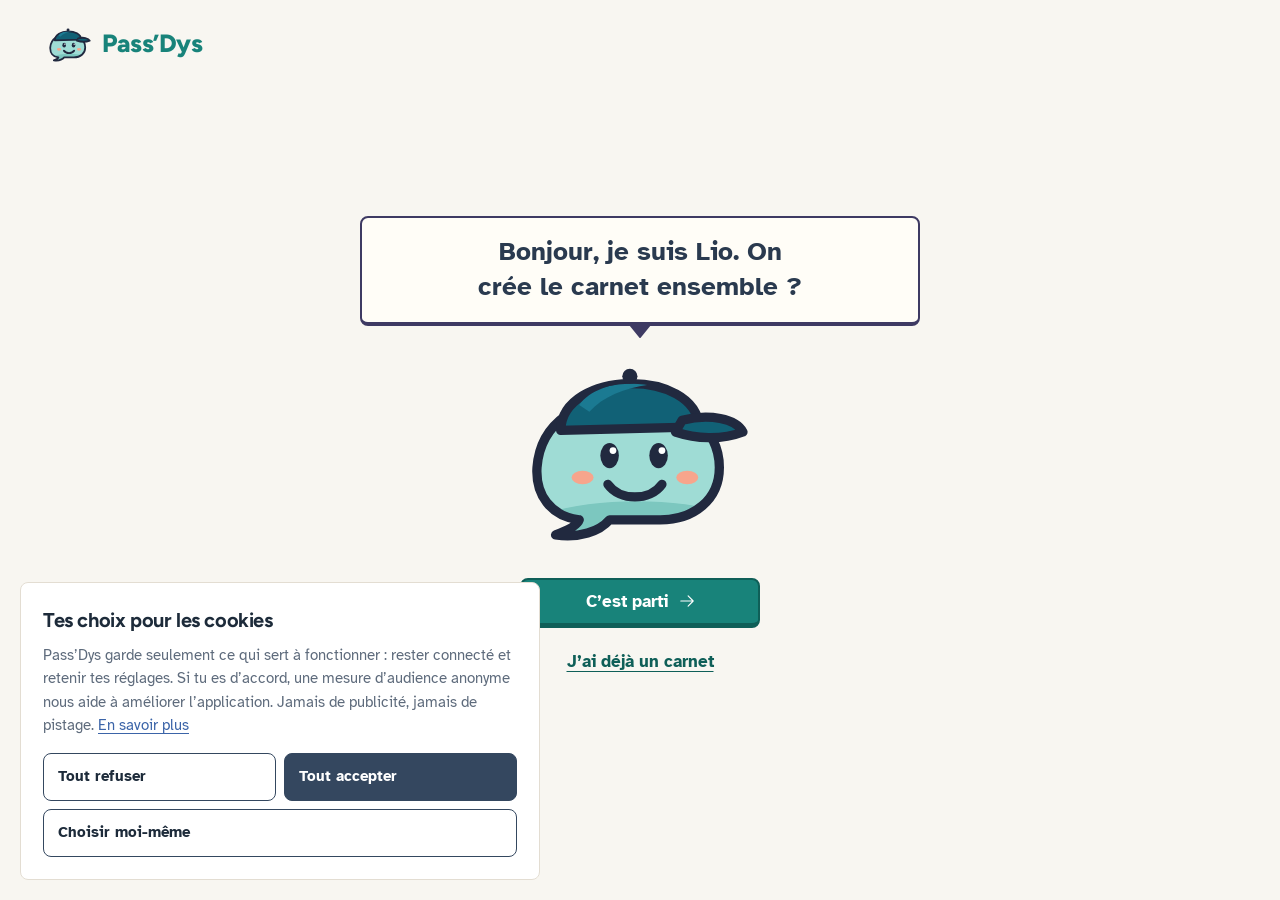
<file: Maquette/inscription.html>
<!doctype html>
<html lang="fr">
<head>
<meta charset="utf-8">
<meta name="viewport" content="width=device-width, initial-scale=1, viewport-fit=cover">
<title>Pass’Dys · Créer mon carnet</title>
<meta name="theme-color" content="#F8F6F1">
<link rel="preconnect" href="https://fonts.googleapis.com">
<link rel="stylesheet" href="https://fonts.googleapis.com/css2?family=Figtree:wght@500;600;700;800&family=Atkinson+Hyperlegible:ital,wght@0,400;0,700;1,400&display=swap">
<style>
:root {
  --bg: #F8F6F1; --tint: #E4F3F1; --paper: #FFFDF7; --line: #E3DDD2; --ink: #1D2B3A; --navy: #34475F; --navy2: #2A3A4F; --encre: #3E3A63; --sub: #5E6B7C; --mute: #8B94A2;
  --eau: #97D4D0; --eau2: #7CC5BF; --teal: #4FA9A2; --brand: #18837A; --brand-d: #0F5F58;
  --font: 'Atkinson Hyperlegible', 'Segoe UI', sans-serif; --title: 'Figtree', 'Atkinson Hyperlegible', sans-serif; --round: var(--title); --hand: var(--font);
  --gut: clamp(16px, 4vw, 48px);
  color-scheme: light;
}
@font-face { font-family: 'OpenDyslexic'; src: url('polices/opendyslexic-400.woff2') format('woff2'); font-weight: 400; font-display: swap; }
*, *::before, *::after { box-sizing: border-box; }
html, body { margin: 0; }
body { background: var(--bg); color: var(--navy); font-family: var(--font); font-size: 17px; line-height: 1.55; -webkit-font-smoothing: antialiased; overflow-x: hidden; }
button, input { font: inherit; color: inherit; }
button { cursor: pointer; background: none; border: 0; padding: 0; text-align: inherit; }
a { color: var(--brand); }
svg { display: block; }
:focus-visible { outline: 3px solid #3B64A8; outline-offset: 3px; border-radius: 4px; }
h1[tabindex="-1"]:focus, h1[tabindex="-1"]:focus-visible { outline: none; }
h1 { margin: 0; font-family: var(--title); font-weight: 800; letter-spacing: -.045em; line-height: 1.08; color: var(--navy); }
p { margin: 0; }
.hand { font-family: var(--hand); font-weight: 600; }
.sr { position: absolute; width: 1px; height: 1px; overflow: hidden; clip: rect(0 0 0 0); white-space: nowrap; }
.dots { position: absolute; inset: 0; pointer-events: none; background: radial-gradient(circle at 3px 3px, #BFE2DE 1.8px, transparent 0) 0 0 / 34px 34px; }

.btn { display: inline-flex; align-items: center; justify-content: center; gap: 10px; min-height: 50px; padding: 0 24px; border-radius: 8px; border: 2px solid transparent; border-bottom-width: 5px; font-weight: 600; font-size: 16.5px; white-space: nowrap; text-decoration: none; transition: filter .15s, background .15s, transform .08s, border-bottom-width .08s; }
.btn:active:not(:disabled) { transform: translateY(3px); border-bottom-width: 2px; margin-bottom: 3px; }
.btn.pri { background: var(--brand); border-color: var(--brand-d); color: #fff; } .btn.pri:hover:not(:disabled) { filter: brightness(1.1); }
.btn:disabled { background: #E7E3DB; border-color: #DCD7CD; color: #9C9FA6; cursor: not-allowed; }
.btn svg { transition: transform .25s; } .btn:hover:not(:disabled) svg { transform: translateX(3px); }
.link { display: inline-flex; align-items: center; gap: 8px; font-weight: 500; color: var(--navy); text-decoration: none; }
.link:hover { text-decoration: underline; text-underline-offset: 4px; }
.brand { display: inline-flex; align-items: center; gap: 10px; font-family: var(--round); font-weight: 900; font-size: 25px; letter-spacing: -.02em; color: var(--brand); text-decoration: none; }
.u { position: relative; white-space: nowrap; }
@keyframes draw { to { stroke-dashoffset: 0; } }

.scr { display: none; min-height: 100vh; min-height: 100svh; flex-direction: column; }
.scr.on { display: flex; }

/* questions : barre du haut avec le chemin 1 2 3 4 */
.top { display: grid; grid-template-columns: 1fr auto 1fr; align-items: center; gap: 16px; width: 100%; max-width: 1240px; margin: 0 auto; padding: clamp(10px, 2.2vh, 20px) var(--gut); }
.top .brand { justify-self: start; }
.skip { justify-self: end; font-size: 15.5px; color: var(--sub); text-decoration: none; padding: 8px 4px; }
.skip:hover { color: var(--navy); text-decoration: underline; text-underline-offset: 4px; }
.steps { display: flex; align-items: center; margin: 0; padding: 0; list-style: none; }
.steps .st { width: 30px; height: 30px; border-radius: 50%; border: 2px solid var(--encre); background: var(--paper); display: flex; align-items: center; justify-content: center; font-size: 13px; font-weight: 600; flex-shrink: 0; }
.steps .st.done { background: var(--navy); color: #fff; }
.steps .st.now { background: var(--eau); animation: ring 2.2s ease-in-out infinite; }
.steps .ln { width: clamp(22px, 3.4vw, 48px); height: 12px; overflow: visible; }
.steps .ln path { stroke: var(--eau2); stroke-width: 2.4; fill: none; stroke-linecap: round; }
.steps .ln.todo path { stroke: var(--line); }
@keyframes ring { 0%, 100% { box-shadow: 0 0 0 0 rgba(124, 197, 191, .6); } 50% { box-shadow: 0 0 0 8px rgba(124, 197, 191, 0); } }

.main { flex: 1; display: flex; flex-direction: column; justify-content: center; width: 100%; max-width: 1080px; margin: 0 auto; padding: clamp(4px, 1vh, 12px) var(--gut) clamp(8px, 2vh, 20px); }
.ask { display: flex; align-items: center; justify-content: center; gap: clamp(12px, 1.6vw, 20px); text-align: left; }
.ask .lio { width: clamp(52px, 7.5vh, 78px); height: auto; flex-shrink: 0; }
.ask h1 { font-size: clamp(24px, min(3.8vw, 5.4vh), 48px); }

.lio { overflow: visible; transform-origin: 50% 90%; animation: idle 3.4s ease-in-out infinite; }
.lio .lio-eyes { transform-box: fill-box; transform-origin: center; animation: blink 4.2s infinite; }
.lio .lio-mouth, .lio .lio-cap { transform-box: fill-box; transform-origin: center; }
.lio.hop { animation: hop .7s cubic-bezier(.3, 1.4, .5, 1), idle 3.4s .7s ease-in-out infinite; }
.lio.hop .lio-cap { animation: cap .7s ease-out; }
.lio.talking .lio-mouth { animation: talk .22s ease-in-out infinite; }
.lio.joy { animation: joy 1s cubic-bezier(.3, 1.4, .5, 1) infinite; }
@keyframes idle { 0%, 100% { transform: translateY(0) rotate(0deg); } 50% { transform: translateY(-6px) rotate(-2deg); } }
@keyframes hop { 0% { transform: none; } 25% { transform: translateY(6px) scale(1.08, .9); } 55% { transform: translateY(-16px) scale(.95, 1.06); } 80% { transform: translateY(2px) scale(1.03, .97); } 100% { transform: none; } }
@keyframes cap { 0%, 100% { transform: none; } 50% { transform: rotate(-8deg) translateY(-6px); } }
@keyframes blink { 0%, 91%, 100% { transform: scaleY(1); } 94% { transform: scaleY(.1); } }
@keyframes talk { 0%, 100% { transform: scaleY(1); } 50% { transform: scaleY(.35); } }
@keyframes joy { 0%, 100% { transform: translateY(0) rotate(0deg); } 30% { transform: translateY(-22px) rotate(-6deg); } 60% { transform: translateY(0) rotate(4deg); } }

/* réponses : des carrés */
.pis { --sq: clamp(130px, 25vh, 224px); --gap: clamp(16px, 2.8vh, 28px); display: flex; flex-wrap: wrap; justify-content: center; gap: var(--gap); max-width: calc(var(--sq) * 3 + var(--gap) * 2 + 4px); margin: clamp(30px, 6.5vh, 72px) auto 0; }
.pis.w4 { max-width: calc(var(--sq) * 4 + var(--gap) * 3 + 4px); }
.pi { position: relative; display: flex; flex-direction: column; justify-content: space-between; align-items: flex-start; gap: 6px; width: var(--sq); aspect-ratio: 1; padding: clamp(12px, 1.8vh, 18px); border-radius: 8px; border: 2px solid rgba(62, 58, 99, .14); border-bottom-width: 5px; text-align: left; color: var(--navy2); transition: transform .2s, border-color .15s; animation: pop .5s cubic-bezier(.3, 1.5, .5, 1) backwards; }
.pi:hover { transform: translateY(-4px); }
.pi:active { transform: translateY(2px); }
.pi[aria-checked="true"] { border-color: var(--encre); }
.pi:focus { outline: none; }
.pi:focus-visible:not([aria-checked="true"]) { outline: 3px solid var(--teal); outline-offset: 3px; }
.pi .ico { width: clamp(36px, 5vh, 48px); height: clamp(36px, 5vh, 48px); flex-shrink: 0; border-radius: 50%; background: #F8F6F1; border: 1.5px solid var(--encre); display: flex; align-items: center; justify-content: center; }
.pi .mk { position: absolute; right: 16px; top: 16px; width: 26px; height: 26px; border-radius: 50%; border: 1.8px solid var(--encre); background: rgba(255, 255, 255, .6); display: flex; align-items: center; justify-content: center; transition: background .2s; }
.pi[role="checkbox"] .mk { border-radius: 4px; }
.pi .mk svg { opacity: 0; transform: scale(.4); transition: opacity .15s, transform .25s cubic-bezier(.3, 1.6, .5, 1); }
.pi[aria-checked="true"] .mk { background: var(--navy); border-color: var(--navy); }
.pi[aria-checked="true"] .mk svg { opacity: 1; transform: none; }
.pi b { padding-right: 4px; font-family: var(--title); font-weight: 700; font-size: 22px; letter-spacing: -.03em; line-height: 1.05; }
@keyframes pop { from { opacity: 0; transform: scale(.85); } }

/* confort : réglages et aperçu en direct */
.conf { display: grid; grid-template-columns: minmax(0, 1fr) minmax(0, 1fr); gap: clamp(16px, 4vw, 56px); align-items: start; width: 100%; max-width: 960px; margin: clamp(22px, 4.5vh, 64px) auto 0; }
.rows { display: grid; }
.rw { display: flex; align-items: center; justify-content: space-between; gap: 6px 14px; padding: clamp(6px, 1.4vh, 13px) 0; border-bottom: 1.5px dashed var(--line); flex-wrap: wrap; }
.rw:last-child { border-bottom: 0; }
.rw-h { display: inline-flex; align-items: center; gap: 10px; font-weight: 600; font-size: 16px; color: var(--navy); pointer-events: none; }
.rw-l { display: inline-flex; align-items: center; gap: 10px; }
.rw-h .val, .rw-h .chev { display: none; }
.rw-c { display: flex; align-items: center; }
.seg { display: inline-flex; flex-wrap: wrap; border: 1.5px solid var(--navy); border-radius: 8px; padding: 3px; }
.seg button { padding: 6px 13px; border-radius: 8px; font-size: 14px; font-weight: 500; transition: background .2s; }
.seg button:hover { background: #D3ECEA; }
.seg button[aria-pressed="true"] { background: var(--navy); color: #F8F6F1; }
.seg[hidden] { display: none; }
.sw { width: 52px; height: 30px; border-radius: 8px; border: 1.5px solid var(--encre); background: var(--paper); position: relative; flex-shrink: 0; transition: background .2s; }
.sw::after { content: ''; position: absolute; top: 3px; left: 3px; width: 21px; height: 21px; border-radius: 50%; background: #F8F6F1; border: 1.5px solid var(--encre); transition: left .2s; }
.sw[aria-checked="true"] { background: var(--eau2); }
.sw[aria-checked="true"]::after { left: 24px; }
.voice { display: inline-flex; align-items: center; gap: 10px; flex-wrap: wrap; justify-content: flex-end; }
.ecoute { display: none; align-items: center; gap: 6px; padding: 8px 14px; border-radius: 8px; background: var(--navy); color: #fff; font-size: 15px; font-weight: 600; }
.ecoute:disabled { display: none !important; }
.cap { font-size: 12px; font-weight: 600; letter-spacing: .14em; text-transform: uppercase; color: var(--sub); }
.prev { margin-top: 8px; background: var(--paper); border: 2px solid var(--encre); border-radius: 4px 8px 8px 4px; padding: clamp(14px, 2.6vh, 24px) clamp(16px, 2vw, 26px); transition: background .25s; }
.prev .cap { color: var(--teal); }
.prev p { margin-top: 10px; font-size: calc(19px * var(--z, 1)); line-height: var(--lh, 1.6); letter-spacing: var(--ls, .01em); word-spacing: var(--ws, 0); transition: font-size .2s; }
.prev mark { background: #FCEFC4; color: inherit; padding: 0 3px; border-radius: 4px; font-weight: 600; }
.prev.hc { border-color: #000; color: #0B121B; }
.prev.hc p { font-weight: 500; }
.player { display: flex; align-items: center; gap: 12px; margin-top: clamp(10px, 2vh, 18px); padding-top: clamp(8px, 1.6vh, 14px); border-top: 1.5px dashed var(--line); }
.player button { width: 40px; height: 40px; border-radius: 50%; background: var(--navy); display: flex; align-items: center; justify-content: center; flex-shrink: 0; }
.player button:disabled { background: #C9C4BA; cursor: not-allowed; }
.player .tr { flex: 1; height: 8px; border-radius: 8px; border: 1.5px solid var(--encre); background: #F8F6F1; overflow: hidden; }
.player .tr i { display: block; height: 100%; width: 0; background: var(--eau2); }
.player small { font-size: 13px; color: var(--sub); white-space: nowrap; }

.foot { width: 100%; max-width: 1180px; margin: 0 auto; padding: clamp(10px, 2vh, 18px) var(--gut) clamp(10px, 2.6vh, 28px); display: grid; grid-template-columns: 1fr auto 1fr; align-items: center; gap: 16px; }
.foot .link { justify-self: start; }
.foot .btn { justify-self: end; min-width: 180px; }
.note { font-size: 14px; font-style: italic; color: var(--mute); text-align: center; }
.main .note.m { display: none; }

/* création du compte et connexion, comme avant */
.split { flex: 1; display: grid; grid-template-columns: minmax(0, .95fr) minmax(0, 1.05fr); }
.art { position: relative; overflow: hidden; display: flex; flex-direction: column; padding: 28px clamp(24px, 4vw, 56px) 32px; }
.art .dots { opacity: .7; -webkit-mask-image: linear-gradient(90deg, #000 40%, transparent); mask-image: linear-gradient(90deg, #000 40%, transparent); }
.art > *:not(.dots) { position: relative; }
.art h2 { margin: clamp(24px, 6vh, 56px) 0 0; font-family: var(--title); font-weight: 800; letter-spacing: -.045em; line-height: 1.02; color: var(--navy); }
.art h2 .s { display: block; font-size: clamp(20px, 2vw, 26px); font-weight: 600; letter-spacing: -.035em; }
.art h2 .b { display: inline-block; font-size: clamp(36px, 4.4vw, 60px); margin-top: 4px; }
.art-c { flex: 1; display: flex; align-items: center; justify-content: center; padding: 28px 0 8px; }
.art .say { align-self: center; font-size: 28px; color: var(--teal); transform: rotate(-4deg); }

.mc { --w: min(270px, 70%); position: relative; width: var(--w); aspect-ratio: 300 / 410; container-type: inline-size; transform: rotate(7deg); animation: sway 7s ease-in-out infinite; }
.mc .pg { position: absolute; border: 2px solid var(--encre); border-radius: 3% 9% 9% 3% / 2% 7% 7% 2%; }
.mc .pg.a { inset: 4% -5% -3% 3%; background: #F3EDDF; }
.mc .pg.b { inset: 2% -2.5% -1.5% 1.5%; background: var(--paper); }
.mc .tab { position: absolute; right: -14%; width: 24%; height: 13%; border: 2px solid var(--encre); border-left: 0; border-radius: 0 4px 4px 0; }
.mc .cv { position: absolute; inset: 0; background: var(--eau); border: 2.4px solid var(--encre); border-radius: 3% 9% 9% 3% / 2% 7% 7% 2%; overflow: hidden; }
.mc .cv > span { position: absolute; display: block; }
.mc .sp { left: 0; top: 0; bottom: 0; width: 11%; background: var(--eau2); border-right: 2px solid var(--encre); }
.mc .fr { left: 15%; top: 3.5%; right: 4%; bottom: 3.5%; border: 2px dashed rgba(62, 58, 99, .28); border-radius: 2% 7% 7% 2%; }
.mc .lb { left: 21%; right: 20%; top: 14%; background: #F8F6F1; border: 2px solid var(--encre); border-radius: 5cqw; padding: 6cqw 0 5cqw; text-align: center; }
.mc .lb b { display: block; font-family: var(--hand); font-weight: 600; font-size: 11cqw; line-height: 1; color: var(--navy2); }
.mc .lb i { display: block; height: 1.5px; background: var(--navy); opacity: .3; margin: 3cqw 9cqw 0; }
.mc .cr { left: 50%; top: 64%; width: 26cqw; height: 26cqw; transform: translate(-42%, -50%); }
.mc .cr::before, .mc .cr::after { content: ''; position: absolute; background: #F8F6F1; border-radius: 5cqw; }
.mc .cr::before { left: 34%; right: 34%; top: 0; bottom: 0; }
.mc .cr::after { top: 34%; bottom: 34%; left: 0; right: 0; }
.mc .bd { right: 6%; top: -1%; bottom: -1%; width: 5%; background: var(--navy); border-inline: 2px solid var(--encre); }
.mc .rb { position: absolute; left: 60%; bottom: -10%; width: 7%; height: 12%; background: var(--teal); border: 2px solid var(--encre); border-top: 0; clip-path: polygon(0 0, 100% 0, 100% 100%, 50% 78%, 0 100%); }
.mc .pst { position: absolute; right: -30%; bottom: 12%; padding: 9px 22px 12px 12px; background: #FBE7A1; font-family: var(--hand); font-weight: 600; font-size: 20px; line-height: 1.05; color: var(--ink); transform: rotate(-10deg); clip-path: polygon(0 0, 100% 0, 100% calc(100% - 14px), calc(100% - 14px) 100%, 0 100%); }
@keyframes sway { 0%, 100% { transform: rotate(7deg) translateY(0); } 50% { transform: rotate(5deg) translateY(-10px); } }

.panel { display: flex; flex-direction: column; padding: 28px clamp(24px, 5vw, 72px) 40px; }
.tabs { align-self: flex-end; display: inline-flex; border: 1.5px solid var(--navy); border-radius: 8px; padding: 3px; }
.tabs a { padding: 7px 16px; border-radius: 8px; font-size: 14.5px; font-weight: 500; color: var(--navy); text-decoration: none; }
.tabs a:hover { background: #D3ECEA; }
.tabs a[aria-current="page"] { background: var(--navy); color: #F8F6F1; }
.panel-in { flex: 1; display: flex; flex-direction: column; justify-content: center; width: 100%; max-width: 480px; margin: 0 auto; padding-top: 24px; }
.panel h1 { font-size: clamp(34px, 4.2vw, 56px); }
.panel h1 .s { font-size: .58em; font-weight: 700; letter-spacing: -.035em; }
.form { display: grid; gap: 14px; width: 100%; margin-top: clamp(22px, 4vh, 36px); }
.field label { display: block; font-size: 15px; font-weight: 600; margin-bottom: 6px; }
.inp { position: relative; }
.inp input { width: 100%; height: 54px; padding: 0 16px; border-radius: 8px; border: 2px solid var(--line); background: #fff; font-size: 17px; transition: border-color .15s; }
.inp input:focus { outline: none; border-color: var(--brand); }
.inp input.pw { padding-right: 56px; }
.inp .eye { position: absolute; right: 5px; top: 5px; width: 44px; height: 44px; border-radius: 8px; display: flex; align-items: center; justify-content: center; color: var(--mute); }
.inp .eye:hover { background: #F1EEE8; color: var(--navy); }
.check { display: flex; gap: 12px; align-items: flex-start; font-size: 15px; color: var(--sub); cursor: pointer; }
.check input { position: absolute; opacity: 0; }
.check .mk { width: 26px; height: 26px; border-radius: 4px; border: 1.8px solid var(--encre); background: var(--paper); display: flex; align-items: center; justify-content: center; flex-shrink: 0; }
.check input:checked + .mk { background: var(--eau2); }
.check input:not(:checked) + .mk svg { opacity: 0; }
.check input:focus-visible + .mk { outline: 3px solid #3B64A8; outline-offset: 2px; }
.forgot { justify-self: end; font-size: 15px; font-weight: 600; text-decoration: none; }
.form .btn.pri { width: 100%; margin-top: 6px; }
.alt { text-align: center; margin-top: 18px; font-size: 15.5px; color: var(--sub); }

/* bonjour de Lio */
.hello { position: relative; flex: 1; display: flex; flex-direction: column; align-items: center; justify-content: center; text-align: center; padding: 40px var(--gut); overflow: hidden; }
.hello .dots { opacity: .7; -webkit-mask-image: radial-gradient(ellipse at center, #000 20%, transparent 70%); mask-image: radial-gradient(ellipse at center, #000 20%, transparent 70%); }
.hello > *:not(.dots) { position: relative; }
.bub { max-width: 560px; min-height: 1.2em; padding: 16px 26px 18px; background: var(--paper); border: 2px solid var(--encre); border-bottom-width: 4px; border-radius: 8px; font-family: var(--font); font-weight: 600; font-size: clamp(20px, 2.4vw, 26px); line-height: 1.35; letter-spacing: 0; color: var(--navy2); animation: pop .5s .2s cubic-bezier(.3, 1.5, .5, 1) backwards; }
.bub::after { content: ''; position: absolute; left: 50%; bottom: -16px; width: 26px; height: 16px; margin-left: -13px; background: var(--encre); clip-path: polygon(0 0, 100% 0, 50% 100%); }
.hello .lio { width: clamp(130px, min(20vw, 26vh), 230px); height: auto; margin-top: clamp(18px, 3.5vh, 30px); }
.hello .btn { margin-top: clamp(20px, 4vh, 34px); min-width: 240px; }
.scr.on { animation: scrIn .35s ease-out; }
@keyframes scrIn { from { opacity: 0; } }

/* chemin au-dessus de l’inscription */
[data-id="creer"] { position: relative; }
.topstep { position: absolute; left: 50%; top: 22px; transform: translateX(-50%); z-index: 3; }

/* carnet prêt */
.center { flex: 1; display: flex; flex-direction: column; align-items: center; justify-content: center; text-align: center; padding: 16px var(--gut) 48px; }
.center .lio { width: clamp(150px, 18vw, 190px); height: auto; margin-bottom: 18px; }
.center h1 { font-size: clamp(32px, 4.6vw, 58px); }
.center .pts { display: inline-block; margin-top: 26px; padding: 10px 26px 14px 14px; background: #FBE7A1; font-family: var(--hand); font-weight: 600; font-size: 24px; color: var(--ink); transform: rotate(-4deg); clip-path: polygon(0 0, 100% 0, 100% calc(100% - 16px), calc(100% - 16px) 100%, 0 100%); }
.center .pts[hidden] { display: none; }
.center .note { margin-top: 18px; }
.center .btn { margin-top: 30px; min-width: 260px; }
.toast { position: fixed; left: 50%; bottom: 100px; transform: translate(-50%, 20px); background: var(--ink); color: #fff; font-size: 15px; padding: 12px 18px; border-radius: 8px; opacity: 0; pointer-events: none; transition: opacity .2s, transform .2s; z-index: 3000; max-width: calc(100vw - 32px); text-align: center; }
.toast.on { opacity: 1; transform: translate(-50%, 0); }

@media (max-width: 900px) {
  .rw-h { font-size: 15px; }
  .seg button { padding: 5px 9px; font-size: 13px; }
  .prev p { font-size: calc(16px * var(--z, 1)); }
  .prev > .cap, .conf > div > .cap { display: none; }
  .player { margin-top: 8px; padding-top: 8px; }
  .split { grid-template-columns: 1fr; }
  .art { padding-bottom: 8px; }
  .art h2 { margin-top: 18px; }
  .art-c, .art .say { display: none; }
  .panel { padding-top: 12px; }
  .tabs { align-self: center; }
}
@media (min-width: 601px) and (max-width: 900px) {
  .pis { --sq: min(24vh, calc((100vw - 170px) / 4), 224px); }
  .pi { padding: 12px; }
  .pi .ico { width: 36px; height: 36px; }
  .pi .mk { right: 12px; top: 12px; width: 24px; height: 24px; }
  .pi b { font-size: 18px; }
}
@media (max-width: 600px) {
  body { font-size: 17px; }
  .top { grid-template-columns: 1fr auto; padding-top: 14px; padding-bottom: 6px; gap: 10px; }
  .steps, .topstep { display: none !important; }
  .top .brand { font-size: 23px; }
  .skip { font-size: 16.5px; }

  .main { justify-content: space-around; padding-top: 4px; }
  .ask { flex-direction: column; align-items: center; gap: 10px; text-align: center; }
  .ask .lio { width: 62px; }
  .ask h1 { font-size: 27px; line-height: 1.18; }
  .note, .main .note.m { display: block; margin-top: 16px; font-size: 15.5px; text-align: center; }

  .pis, .pis.w4, .pis[data-n="2"] { display: flex; flex-direction: column; gap: 12px; width: 100%; max-width: none; margin: 26px 0 0; }
  .pi, .pis[data-n="2"] .pi { width: 100%; aspect-ratio: auto; flex-direction: row; align-items: center; justify-content: flex-start; gap: 14px; min-height: 66px; padding: 10px 16px; border-radius: 8px; border-bottom-width: 4px; }
  .pi:hover { transform: none; }
  .pi .ico { width: 42px; height: 42px; }
  .pi .ico svg { width: 20px; height: 20px; }
  .pi b { flex: 1; font-size: 19px; padding: 0; }
  .pi .mk { position: static; order: 2; width: 28px; height: 28px; flex-shrink: 0; }

  .conf { grid-template-columns: 1fr; gap: 16px; }
  .conf > :last-child { order: -1; }
  [data-id="confort"] .conf { margin-top: 10px; }
  [data-id="confort"] .ask .lio { width: 46px; }
  .player { display: none !important; }
  .ecoute { display: inline-flex; }
  .rw-c .seg[data-k="font"] { display: grid; grid-template-columns: 1fr 1fr; width: 100%; border-radius: 8px; }
  .rw-c .seg[data-k="font"] button { text-align: center; }
  [data-id="confort"] .main .note.m { display: none; }
  .prev { padding: 12px 16px; }
  .prev p { margin-top: 0; font-size: calc(17px * var(--z, 1)); }
  .prev:not(.snd) .player { display: none; }
  .rw { display: block; padding: 0; }
  .rw-h { pointer-events: auto; cursor: pointer; width: 100%; display: flex; justify-content: space-between; min-height: 46px; padding: 6px 2px; font-size: 17.5px; text-align: left; }
  .rw-l { flex: 1; }
  .rw-l svg { width: 22px; height: 22px; }
  .rw-h .val { display: inline; font-weight: 500; font-size: 16px; color: var(--sub); }
  .rw-h .chev { display: flex; color: var(--sub); transition: transform .25s; }
  .rw.open .chev { transform: rotate(180deg); }
  .rw-c { display: none; flex-wrap: wrap; justify-content: center; gap: 10px; padding: 2px 2px 14px; }
  .rw.open .rw-c { display: flex; }
  .rw .seg button { padding: 8px 12px; font-size: 15.5px; }
  .rw-c .voice { justify-content: center; }

  .foot { grid-template-columns: auto 1fr; position: sticky; bottom: 0; background: var(--bg); border-top: 1.5px dashed var(--line); padding-top: 12px; padding-bottom: calc(12px + env(safe-area-inset-bottom, 0px)); }
  .foot .note { display: none; }
  .foot .link { font-size: 17px; }
  .foot .btn { min-width: 0; width: 100%; min-height: 54px; font-size: 18px; }

  .bub { font-size: 23px; }
  .hello .btn { width: 100%; min-height: 56px; font-size: 18px; }
  .center .btn { width: 100%; min-width: 0; min-height: 56px; font-size: 18px; }
  .center .lio { width: 150px; }
  .center h1 { font-size: 31px; }
  .center .note { font-size: 15.5px; }

  .split { align-content: start; }
  .art { align-items: center; padding: 16px 16px 0; }
  .art h2, .art .dots { display: none; }
  .panel { padding: 10px 18px 24px; }
  .tabs { display: none; }
  .panel-in { justify-content: flex-start; padding-top: 22px; }
  .panel h1 { font-size: 30px; text-align: center; }
  .panel h1 .s { font-size: 1em; font-weight: 800; letter-spacing: -.045em; }
  .form { gap: 14px; margin-top: 22px; }
  .field label { font-size: 16.5px; }
  .inp input { height: 54px; font-size: 17.5px; }
  .check { font-size: 16px; }
  .forgot { font-size: 16px; }
  .form .btn.pri { min-height: 56px; font-size: 18px; }
  .alt { font-size: 16.5px; }
}
@media (max-width: 600px) and (max-height: 720px) {
  .top { padding-top: 8px; padding-bottom: 2px; }
  .ask .lio { width: 46px; }
  .ask h1 { font-size: 24px; }
  .note, .main .note.m { margin-top: 10px; font-size: 15px; }
  .pis, .pis.w4, .pis[data-n="2"] { gap: 8px; margin-top: 14px; }
  .pi, .pis[data-n="2"] .pi { min-height: 52px; padding: 6px 14px; }
  .pi .ico { width: 34px; height: 34px; }
  .pi b { font-size: 17.5px; }
  [data-id="confort"] .conf { margin-top: 10px; gap: 10px; }
  .prev { padding: 10px 14px; }
  .prev p { font-size: calc(15.5px * var(--z, 1)); line-height: 1.45; }
  [data-id="confort"] .ask .lio { display: none; }
  [data-id="confort"] .ask h1 { font-size: 23px; }
  .player { display: none; }
  .rw-h { min-height: 40px; padding: 3px 2px; font-size: 16.5px; }
  .rw .seg button { padding: 6px 10px; font-size: 14.5px; }
  .sw { width: 46px; height: 26px; }
  .sw::after { width: 17px; height: 17px; }
  .sw[aria-checked="true"]::after { left: 22px; }
  .foot { padding-top: 8px; padding-bottom: calc(8px + env(safe-area-inset-bottom, 0px)); }
  .foot .btn { min-height: 48px; }
  [data-id="creer"] .art, [data-id="connexion"] .art { display: none; }
  .panel-in { padding-top: 12px; }
  .inp input { height: 48px; }
  .form { gap: 10px; margin-top: 14px; }
  .form .btn.pri { min-height: 50px; }
  .field label { margin-bottom: 4px; }
}
@media (min-width: 601px) and (orientation: portrait) and (min-height: 900px) {
  body { font-size: 20px; }
  .top { padding: 22px var(--gut) 8px; }
  .top .brand { font-size: clamp(28px, 3.4vw, 36px); }
  .skip { font-size: clamp(18px, 2.1vw, 22px); }
  .steps .st { width: clamp(36px, 4.2vw, 46px); height: clamp(36px, 4.2vw, 46px); font-size: clamp(15px, 1.8vw, 19px); }
  .steps .ln { width: clamp(34px, 5.4vw, 64px); }
  .ask { flex-direction: column; gap: 18px; text-align: center; }
  .ask .lio { width: clamp(100px, 13vw, 150px); }
  .ask h1 { font-size: clamp(40px, 5.8vw, 66px); }
  .pis { --gap: clamp(20px, 2.8vw, 32px); --sq: min(calc((100vw - 2 * var(--gut) - 3 * var(--gap)) / 4), 26vh, 300px); margin-top: clamp(40px, 5vh, 72px); }
  .pis[data-n="5"] { --sq: min(calc((100vw - 2 * var(--gut) - 2 * var(--gap) - 60px) / 3), 25vh, 300px); }
  .pis[data-n="2"] { --sq: min(calc((100vw - 2 * var(--gut)) / 3), 28vh, 320px); }
  .pi { padding: clamp(16px, 2.2vw, 26px); border-radius: 8px; gap: 10px; }
  .pi .ico { width: clamp(44px, 6vw, 66px); height: clamp(44px, 6vw, 66px); }
  .pi .ico svg { width: clamp(22px, 2.8vw, 30px); height: clamp(22px, 2.8vw, 30px); }
  .pi .mk { right: clamp(16px, 2vw, 24px); top: clamp(16px, 2vw, 24px); width: clamp(28px, 3.4vw, 36px); height: clamp(28px, 3.4vw, 36px); }
  .pi b { font-size: clamp(21px, 2.9vw, 31px); }
  .conf { grid-template-columns: 1fr; max-width: 840px; gap: 22px; margin-top: clamp(22px, 3vh, 44px); }
  [data-id="confort"] .ask { gap: 10px; }
  [data-id="confort"] .ask .lio { width: clamp(64px, 7.5vw, 92px); }
  .conf > :last-child { order: -1; }
  .cap { font-size: 14px; }
  .prev { padding: clamp(18px, 2.6vw, 32px); }
  .prev p { font-size: calc(clamp(22px, 2.8vw, 28px) * var(--z, 1)); }
  .rw { padding: clamp(7px, 1vh, 14px) 0; }
  .rw-h { font-size: clamp(20px, 2.5vw, 26px); gap: 14px; }
  .rw-l { gap: 14px; }
  .rw-l svg { width: clamp(24px, 2.8vw, 30px); height: clamp(24px, 2.8vw, 30px); }
  .seg { padding: 4px; }
  .seg button { padding: clamp(7px, .9vw, 10px) clamp(14px, 1.9vw, 22px); font-size: clamp(16px, 2vw, 21px); }
  .sw { width: 74px; height: 42px; }
  .sw::after { width: 32px; height: 32px; }
  .sw[aria-checked="true"]::after { left: 35px; }
  .player button { width: 56px; height: 56px; }
  .player small { font-size: 16px; }
  .foot { padding: 16px var(--gut) 28px; }
  .foot .link { font-size: clamp(18px, 2.2vw, 23px); }
  .note { font-size: clamp(17px, 2vw, 21px); }
  .foot .btn { min-height: clamp(60px, 7vw, 72px); min-width: clamp(240px, 28vw, 320px); font-size: clamp(19px, 2.3vw, 24px); border-radius: 8px; }
  .bub { font-size: clamp(30px, 3.8vw, 40px); padding: 26px 40px; max-width: 760px; }
  .hello .lio { width: clamp(280px, 34vw, 380px); }
  .hello .btn { min-height: 72px; min-width: 340px; font-size: 24px; border-radius: 8px; }
  .center .lio { width: clamp(240px, 30vw, 340px); }
  .center h1 { font-size: clamp(54px, 7vw, 76px); }
  .center .pts { font-size: 32px; }
  .center .btn { min-height: 72px; min-width: 340px; font-size: 24px; border-radius: 8px; }
  .split { grid-template-columns: 1fr; grid-template-rows: auto 1fr; }
  .art { align-items: center; padding: 34px var(--gut) 0; }
  .art .brand { font-size: 34px; }
  .art .brand svg { width: 52px; height: auto; }
  .art h2, .art .dots, .art-c, .art .say { display: none; }
  .topstep { position: static; transform: none; display: flex; justify-content: center; padding-top: 30px; }
  .panel { justify-content: center; padding: 24px var(--gut) 8vh; }
  .tabs { align-self: center; margin-bottom: 44px; padding: 4px; }
  .tabs a { padding: 12px 28px; font-size: clamp(18px, 2.2vw, 22px); }
  .panel-in { flex: none; justify-content: center; max-width: min(680px, 80vw); padding: 0; }
  .panel h1 { font-size: clamp(46px, 6vw, 66px); text-align: center; }
  .panel h1 .s { font-size: 1em; font-weight: 800; letter-spacing: -.045em; }
  .form { gap: 22px; margin-top: 44px; }
  .field label { font-size: clamp(18px, 2.2vw, 22px); margin-bottom: 10px; }
  .inp input { height: clamp(62px, 7.4vw, 76px); font-size: clamp(19px, 2.4vw, 24px); border-radius: 8px; padding: 0 22px; }
  .inp .eye { top: 50%; transform: translateY(-50%); right: 10px; }
  .check, .forgot { font-size: clamp(17px, 2.1vw, 21px); }
  .check .mk { width: 32px; height: 32px; }
  .form .btn.pri { min-height: clamp(62px, 7.4vw, 76px); font-size: clamp(19px, 2.4vw, 24px); border-radius: 8px; }
  .alt { font-size: clamp(18px, 2.2vw, 22px); margin-top: 24px; }
}
/* grands écrans et iPad en paysage */
@media (min-width: 1200px) and (min-height: 960px) and (orientation: landscape) {
  body { font-size: 19px; }
  .top .brand { font-size: 30px; }
  .skip { font-size: 18px; }
  .steps .st { width: 38px; height: 38px; font-size: 15px; }
  .steps .ln { width: 56px; }
  .ask .lio { width: clamp(78px, 8vh, 110px); }
  .ask h1 { font-size: clamp(48px, 5.6vh, 68px); }
  .pis { --sq: min(27vh, 300px); --gap: 30px; }
  .pi { padding: 22px; border-radius: 8px; }
  .pi .ico { width: 58px; height: 58px; }
  .pi .ico svg { width: 26px; height: 26px; }
  .pi .mk { width: 32px; height: 32px; right: 20px; top: 20px; }
  .pi b { font-size: 27px; }
  .conf { max-width: 1120px; }
  .prev p { font-size: calc(24px * var(--z, 1)); }
  .rw { padding: 18px 0; }
  .rw-h { font-size: 20px; }
  .seg button { padding: 10px 18px; font-size: 17px; }
  .sw { width: 64px; height: 36px; }
  .sw::after { width: 27px; height: 27px; }
  .sw[aria-checked="true"]::after { left: 30px; }
  .foot .link { font-size: 19px; }
  .note { font-size: 17px; }
  .foot .btn { min-height: 62px; min-width: 260px; font-size: 20px; }
  .bub { font-size: 32px; }
  .hello .lio { width: 300px; }
  .hello .btn { min-height: 64px; min-width: 300px; font-size: 21px; }
  .center h1 { font-size: 66px; }
  .center .btn { min-height: 64px; min-width: 300px; font-size: 21px; }
  .art h2 .s { font-size: 32px; }
  .art h2 .b { font-size: 76px; }
  .mc { --w: min(360px, 70%); }
  .tabs a { padding: 10px 22px; font-size: 18px; }
  .panel-in { max-width: 580px; }
  .panel h1 { font-size: 64px; }
  .field label { font-size: 18px; }
  .inp input { height: 64px; font-size: 20px; }
  .check, .forgot { font-size: 17px; }
  .form .btn.pri { min-height: 64px; font-size: 20px; }
  .alt { font-size: 18px; }
}
@media (min-width: 1200px) and (min-height: 960px) and (orientation: landscape) {
  .main { max-width: 1420px; }
  .top, .foot { max-width: 1500px; }
}
@media (min-width: 1800px) and (min-height: 1200px) {
  body { font-size: 21px; }
  .main { max-width: 1720px; }
  .top, .foot { max-width: 1800px; }
  .top .brand { font-size: 36px; }
  .skip { font-size: 22px; }
  .steps .st { width: 46px; height: 46px; font-size: 18px; }
  .steps .ln { width: 72px; }
  .ask .lio { width: 130px; }
  .ask h1 { font-size: 80px; }
  .pis { --sq: min(26vh, 360px); --gap: 36px; }
  .pi { padding: 28px; border-radius: 8px; }
  .pi .ico { width: 72px; height: 72px; }
  .pi .ico svg { width: 34px; height: 34px; }
  .pi .mk { width: 40px; height: 40px; right: 26px; top: 26px; }
  .pi b { font-size: 34px; }
  .conf { max-width: 1400px; gap: 80px; }
  .cap { font-size: 15px; }
  .prev { padding: 40px 44px; }
  .prev p { font-size: calc(30px * var(--z, 1)); }
  .player button { width: 60px; height: 60px; }
  .rw { padding: 22px 0; }
  .rw-h { font-size: 26px; gap: 16px; }
  .rw-l svg { width: 30px; height: 30px; }
  .seg button { padding: 12px 22px; font-size: 21px; }
  .sw { width: 80px; height: 46px; }
  .sw::after { width: 35px; height: 35px; }
  .sw[aria-checked="true"]::after { left: 38px; }
  .foot .link { font-size: 23px; }
  .note { font-size: 21px; }
  .foot .btn { min-height: 76px; min-width: 340px; font-size: 25px; border-radius: 8px; }
  .bub { font-size: 42px; max-width: 900px; padding: 30px 46px; }
  .hello .lio { width: 420px; }
  .hello .btn, .center .btn { min-height: 76px; min-width: 380px; font-size: 25px; border-radius: 8px; }
  .center .lio { width: 360px; }
  .center h1 { font-size: 90px; }
  .art h2 .s { font-size: 40px; }
  .art h2 .b { font-size: 96px; }
  .art .brand { font-size: 34px; }
  .mc { --w: min(460px, 70%); }
  .tabs a { padding: 14px 30px; font-size: 22px; }
  .panel-in { max-width: 720px; }
  .panel h1 { font-size: 84px; }
  .form { gap: 24px; margin-top: 48px; }
  .field label { font-size: 22px; margin-bottom: 10px; }
  .inp input { height: 78px; font-size: 24px; border-radius: 8px; padding: 0 24px; }
  .inp .eye { top: 50%; transform: translateY(-50%); right: 12px; }
  .check, .forgot { font-size: 21px; }
  .check .mk { width: 34px; height: 34px; }
  .form .btn.pri { min-height: 78px; font-size: 25px; border-radius: 8px; }
  .alt { font-size: 22px; }
}
/* téléphones en paysage */
@media (max-height: 500px) and (orientation: landscape) {
  body { font-size: 16px; }
  .top { padding: 6px var(--gut) 2px; }
  .top .brand { font-size: 20px; }
  .steps .st { width: 24px; height: 24px; font-size: 12px; }
  .steps .ln { width: 18px; }
  .main { justify-content: flex-start; padding-top: 4px; }
  .ask .lio { width: 34px; }
  .ask h1 { font-size: 22px; }
  .pis, .pis.w4, .pis[data-n="5"], .pis[data-n="2"] { --gap: 10px; --sq: min(calc((100vw - 2 * var(--gut) - 5 * var(--gap)) / 6), 30vh); max-width: none; margin-top: 12px; }
  .pi { padding: 8px; border-radius: 8px; gap: 2px; }
  .pi .ico { width: 28px; height: 28px; }
  .pi .ico svg { width: 15px; height: 15px; }
  .pi .mk { width: 20px; height: 20px; right: 8px; top: 8px; }
  .pi b { font-size: 14px; }
  .conf { margin-top: 4px; gap: 14px; grid-template-columns: minmax(0, 1.4fr) minmax(0, .6fr); }
  [data-id="confort"] .ask .lio, .conf > div > .cap, .prev > .cap, .player { display: none !important; }
  [data-id="confort"] .ask h1 { font-size: 20px; }
  .prev { padding: 10px 14px; margin-top: 0; }
  .prev p { font-size: calc(15px * var(--z, 1)); line-height: 1.45; }
  .player { margin-top: 6px; padding-top: 6px; }
  .player button { width: 30px; height: 30px; }
  .rw { display: block; padding: 0; }
  .rw-h { pointer-events: auto; cursor: pointer; width: 100%; display: flex; justify-content: space-between; min-height: 30px; padding: 2px; font-size: 15px; text-align: left; }
  .rw-l { flex: 1; }
  .rw-h .val { display: inline; font-weight: 500; font-size: 14px; color: var(--sub); }
  .rw-h .chev { display: flex; color: var(--sub); }
  .rw.open .chev { transform: rotate(180deg); }
  .rw-c { display: none; flex-wrap: wrap; gap: 8px; padding: 2px 2px 8px; }
  .rw.open .rw-c { display: flex; }
  .ecoute { display: inline-flex; padding: 4px 12px; font-size: 13px; }
  .seg button { padding: 3px 9px; font-size: 13px; }
  .sw { width: 42px; height: 24px; }
  .sw::after { width: 15px; height: 15px; }
  .sw[aria-checked="true"]::after { left: 20px; }
  .foot { padding: 4px var(--gut) 6px; }
  .foot .btn { min-height: 38px; border-bottom-width: 4px; }
  .note { font-size: 13px; }
  .bub { font-size: 18px; padding: 10px 18px; }
  .hello .lio { width: 90px; margin-top: 16px; }
  .hello .btn { margin-top: 14px; min-height: 44px; }
  .center .lio { width: 80px; margin-bottom: 6px; }
  .center h1 { font-size: 30px; }
  .center .pts { margin-top: 10px; font-size: 18px; }
  .center .btn { margin-top: 14px; }
  .center .note { margin-top: 8px; }
  .split { grid-template-columns: 1fr; }
  .art, .topstep { display: none !important; }
  .panel { padding: 10px var(--gut) 16px; }
  .tabs { align-self: center; }
  .panel-in { padding-top: 6px; max-width: 640px; }
  .panel h1 { font-size: 24px; text-align: center; }
  .panel h1 .s { font-size: 1em; }
  .form { grid-template-columns: 1fr 1fr; gap: 8px 14px; margin-top: 10px; }
  .form .field:first-child, .check, .forgot, .form .btn.pri { grid-column: 1 / -1; }
  .inp input { height: 42px; font-size: 16px; }
  .field label { font-size: 14px; margin-bottom: 2px; }
  .form .btn.pri { min-height: 44px; }
  .alt { margin-top: 8px; font-size: 14px; }
}
/* pas d’animation, sauf le fondu entre écrans et le bonjour de Lio */
.scr:not([data-id="bienvenue"]) *, .scr:not([data-id="bienvenue"]) *::before, .scr:not([data-id="bienvenue"]) *::after { animation: none !important; }

/* audit : lisibilité, zones cliquables, sobriété */
.dots { display: none !important; }
.brand { font-weight: 800; }
.hand { font-weight: 500; }
.note { font-style: normal; color: var(--sub); }
.steps .st { width: 34px; height: 34px; font-size: 14px; }
.cap { font-size: 14px; letter-spacing: .1em; }
.player small { font-size: 14px; }
.player button { width: 44px; height: 44px; }
.seg button { min-height: 44px; min-width: 44px; padding: 0 14px; font-size: 15px; }
.sw { width: 72px; height: 44px; }
.sw::after { width: 34px; height: 34px; top: 3px; left: 3px; }
.sw[aria-checked="true"]::after { left: 31px; }
.skip, .foot .link, .brand, .hello-in { min-height: 44px; display: inline-flex; align-items: center; }
.skip { padding: 0 8px; }
.ecoute { min-height: 44px; }
.pi { border-radius: 8px; }
.pi b small { display: block; margin-top: 6px; font-family: var(--font); font-weight: 400; font-size: 15px; letter-spacing: 0; line-height: 1.35; color: var(--navy2); }
.go { justify-self: end; display: flex; flex-direction: column; align-items: flex-end; gap: 6px; }
.hint { font-size: 15px; font-weight: 600; color: #3F4A57; }
.btn[aria-disabled="true"], .btn[aria-disabled="true"]:hover { background: #E7E3DB; border-color: #DCD7CD; color: #747982; filter: none; cursor: not-allowed; }
.btn[aria-disabled="true"]:active { transform: none; border-bottom-width: 5px; margin-bottom: 0; }
.btn[aria-disabled="true"] svg { transform: none !important; }
.hint[hidden] { display: none; }
.pis.et .pi:last-child { width: calc(var(--sq) * 3 + var(--gap) * 2); aspect-ratio: auto; height: var(--sq); }
.hello > .hello-brand { position: absolute; top: clamp(12px, 2.4vh, 22px); left: var(--gut); }
.hello-in { margin-top: 12px; padding: 0 8px; font-weight: 600; color: var(--brand-d); text-decoration: underline; text-underline-offset: 4px; }
.lio { animation: idle 3.4s ease-in-out 2; }
.lio .lio-eyes { animation: blink 4.2s 3; }
.lio.hop { animation: hop .7s cubic-bezier(.3, 1.4, .5, 1); }
.lio.joy { animation: joy 1s cubic-bezier(.3, 1.4, .5, 1) 2; }
.steps .st.now { animation: ring 2.2s ease-in-out 2; }
@media (max-width: 600px) {
  .pis.et .pi:last-child { width: 100%; height: auto; }
  .go { width: 100%; align-items: stretch; }
  .hint { text-align: center; }
  .pi.has-d b small { font-size: 14.5px; }
  .rw-h { min-height: 44px; }
}

/* better-ui : création de compte et connexion */
.mc { animation: sway 7s ease-in-out 1; }
.btn:has(svg) { padding-inline-end: 22px; }
.check .mk { color: var(--encre); }
.pi .mk, .steps .st.done { color: #fff; }
.inp input { border-color: var(--mute); transition: border-color .15s, box-shadow .15s; }
.inp input:focus { border-color: var(--brand); box-shadow: 0 0 0 3px #CDE9E5; }
.inp input[aria-invalid="true"] { border-color: #B23A2E; }
.inp .eye { border-radius: 4px; }
.err { display: flex; gap: 6px; margin-top: 6px; font-size: 15px; font-weight: 600; color: #A3352A; }
.err[hidden] { display: none; }
.tabs a { min-height: 44px; display: inline-flex; align-items: center; padding: 0 18px; font-size: 15px; }
.forgot { min-height: 44px; display: inline-flex; align-items: center; }
.btn, .tabs a, .inp .eye, .check, .forgot, .link, .skip { -webkit-tap-highlight-color: transparent; }
.tabs a:hover, .inp .eye:hover, .link:hover, .skip:hover { background: none; text-decoration: none; }
.inp .eye:hover { color: var(--mute); }
.tabs a[aria-current="page"]:hover { background: var(--navy); }
.btn.pri:hover:not(:disabled) { filter: none; }
.btn:hover:not(:disabled) svg { transform: none; }
.pi:hover { transform: none; }
@media (hover: hover) {
  .tabs a:not([aria-current="page"]):hover { background: #D3ECEA; }
  .inp .eye:hover { background: #F1EEE8; color: var(--navy); }
  .link:hover, .skip:hover { text-decoration: underline; text-underline-offset: 4px; }
  .skip:hover { color: var(--navy); }
  .btn.pri:hover:not(:disabled):not([aria-disabled="true"]) { filter: brightness(1.1); }
  .btn:hover:not(:disabled):not([aria-disabled="true"]) svg { transform: translateX(3px); }
  .pi:hover { transform: translateY(-4px); }
}

/* carte autour du formulaire, étiquette du carnet */
.fcard { width: 100%; padding: clamp(22px, 3vw, 36px); background: #fff; border: 2px solid var(--line); border-bottom-width: 4px; border-radius: 8px; }
.fcard .alt { margin-top: 20px; }
.mc .lb b { font-family: var(--title); font-weight: 800; font-size: 9cqw; letter-spacing: -.02em; min-height: 1em; }
@media (max-width: 600px) { .fcard { padding: 18px 16px; border-radius: 8px; } }

/* titres lisibles : un seul corps, lettres non serrées */
h1, .art h2 { letter-spacing: -.012em; }
.panel h1 { font-size: clamp(30px, 3.2vw, 42px); font-weight: 800; line-height: 1.15; }
.panel h1 .s { font-size: inherit; font-weight: inherit; letter-spacing: inherit; }
.art h2 .s, .art h2 .b { letter-spacing: -.012em; }

/* erreurs sur la ligne du libellé : la page ne s'allonge pas */
.lab { display: flex; align-items: baseline; justify-content: space-between; gap: 6px 12px; flex-wrap: wrap; margin-bottom: 6px; }
.lab label { margin: 0 !important; }
.lab .err, .check .err { margin: 0; font-size: 14.5px; font-weight: 700; color: #A3352A; }
.check .err { display: inline; white-space: nowrap; }
.check .err[hidden], .lab .err[hidden] { display: none; }
.check input[aria-invalid="true"] + .mk { border-color: #B23A2E; border-width: 2.5px; }

@media (min-width: 901px) and (max-height: 780px) {
  .fcard { padding: 18px 26px; }
  .form { gap: 10px; margin-top: 14px; }
  .inp input { height: 48px; }
  .panel { padding-top: 14px; padding-bottom: 16px; }
  .panel-in { padding-top: 10px; }
  .fcard .alt { margin-top: 12px; }
}


/* carnet plus vivant : couverture franche, post-it */
.mc .cv { background: #6CC6BE; }
.mc .sp { background: #4FAFA7; }
.mc .peek { position: absolute; left: 50%; top: -9%; width: 24%; height: 16%; background: #F9CDB7; border: 2px solid var(--encre); border-radius: 4px; transform: rotate(7deg); }

/* fil double : plein + pointillé, ondulé, en diagonale, passe derrière le carnet et la carte */
.split:has(.fcard), .split:has(.fcard) .panel { position: relative; }
.split:has(.fcard) .fcard, .split:has(.fcard) .tabs { position: relative; }
.fil { position: absolute; inset: 0; width: 100%; height: 100%; pointer-events: none; }
.fil path { fill: none; stroke: var(--eau2); stroke-linecap: round; stroke-linejoin: round; }
.fil .f1 { stroke-width: 3; }
.fil .f2 { stroke-width: 2; stroke-dasharray: 8 9; }

/* liens sous le bouton : zone de clic de 44 px sans changer la mise en page */
.alt a { display: inline-block; padding: 12px 6px; margin: -12px -6px; }

/* libellé en minuscules, sans lettres espacées */
.cap { text-transform: none; letter-spacing: 0; font-size: 14px; font-weight: 600; }

/* titres de question : pas de mot seul sur la dernière ligne */
.ask h1 { text-wrap: balance; }
.bub { text-wrap: balance; }
.pi b small { text-wrap: balance; }
p, li { text-wrap: pretty; }
.note, .hint, .fcard p, .center p { text-wrap: pretty; }

/* sans titre ni onglets : carnet centré dans sa moitié, logo en haut à gauche */
.art > .brand { position: absolute; top: 28px; left: clamp(24px, 4vw, 56px); z-index: 1; }
.art-c { padding: 0; }
@media (max-width: 900px), (min-width: 601px) and (orientation: portrait) and (min-height: 900px), (max-height: 500px) and (orientation: landscape) {
  .art > .brand { position: relative; top: auto; left: auto; }
}
@media (prefers-reduced-motion: reduce) {
  .btn:hover svg, .pi:hover { transform: none !important; }
}
@media (prefers-reduced-motion: reduce) {
  *, *::before, *::after { animation: none !important; transition: none !important; }
}

/* clics jamais perdus : fondu d'arrivée court, et un bouton qui s'enfonce (ou une carte qui se soulève) garde sa zone de clic */
.scr.on { animation-duration: .2s; }
.btn { position: relative; }
.btn::after, .pi::after { content: ''; position: absolute; inset: -6px -2px; }
.pi::after { inset: -6px; }
/* création du compte : retour vers les questions, prénom de l'enfant (parent) */
.c-back { align-self: flex-start; gap: 8px; margin: 0 0 12px -4px; padding: 0 4px; font-weight: 600; }
.field[hidden] { display: none; }
.opt { font-weight: 400; color: var(--sub); }
.fhelp { margin-top: 6px; font-size: 14px; color: var(--sub); }
@media (max-width: 600px) { .c-back { margin-bottom: 8px; font-size: 17px; } }
.demo { margin-top: 18px; padding-top: 16px; border-top: 1px solid var(--line); }
.demo-t { margin: 0 0 10px; text-align: center; font-size: 15px; font-weight: 600; color: var(--sub); }
.demo-l { display: grid; grid-template-columns: repeat(4, 1fr); gap: 8px; }
.demo-b { display: flex; flex-direction: column; align-items: center; gap: 4px; min-height: 44px; padding: 8px 4px; border: 2px solid var(--line); border-bottom-width: 4px; border-radius: 8px; background: var(--paper); color: var(--ink); font: inherit; cursor: pointer; -webkit-tap-highlight-color: transparent; }
.demo-b .av { display: grid; place-items: center; width: 32px; height: 32px; border-radius: 50%; font-size: 13px; font-weight: 700; color: var(--ink); }
.demo-b b { font-size: 15px; line-height: 1.1; }
.demo-b small { font-size: 13px; line-height: 1.1; color: var(--sub); }
.demo-b:focus-visible { outline: 3px solid var(--brand); outline-offset: 2px; }
@media (hover: hover) { .demo-b:hover { border-color: var(--teal); background: var(--tint); } }
@media (max-width: 600px) { .demo { margin-top: 14px; padding-top: 12px; } .demo-b .av { width: 28px; height: 28px; } .demo-b b { font-size: 14px; } .demo-b small { font-size: 12px; } }
@media (max-width: 600px) and (max-height: 720px) { .demo-b .av { display: none; } }
@media (min-width: 1200px) and (min-height: 960px) and (orientation: landscape) { .demo { margin-top: 24px; padding-top: 22px; } .demo-t { font-size: 18px; margin-bottom: 14px; } .demo-l { gap: 12px; } .demo-b { padding: 12px 6px; } .demo-b .av { width: 42px; height: 42px; font-size: 16px; } .demo-b b { font-size: 18px; } .demo-b small { font-size: 15px; } }
</style>
</head>
<body>
<main>

<section class="scr" data-id="bienvenue" aria-label="Bienvenue">
  <div class="hello">
    <a class="brand hello-brand" href="index.html" aria-label="Pass’Dys, retour au site"><svg class="logo" width="44" height="36" viewBox="28 42 272 222" aria-hidden="true"><defs><clipPath id="lb4"><path d="M92 236 C58 232 40 206 42 174 C46 120 92 92 152 92 C214 92 258 128 258 174 C258 212 228 236 188 236 L128 236 C116 250 92 258 64 254 C80 248 90 242 92 236 Z"/></clipPath><clipPath id="lc4"><path d="M70 130 C72 58 230 56 234 126 Z"/></clipPath></defs><path d="M92 236 C58 232 40 206 42 174 C46 120 92 92 152 92 C214 92 258 128 258 174 C258 212 228 236 188 236 L128 236 C116 250 92 258 64 254 C80 248 90 242 92 236 Z" fill="#9fdcd5"/><g clip-path="url(#lb4)"><ellipse cx="160" cy="262" rx="150" ry="48" fill="#7cc7bf"/></g><path d="M92 236 C58 232 40 206 42 174 C46 120 92 92 152 92 C214 92 258 128 258 174 C258 212 228 236 188 236 L128 236 C116 250 92 258 64 254 C80 248 90 242 92 236 Z" fill="none" stroke="#21293f" stroke-width="11" stroke-linejoin="round" stroke-linecap="round"/><g class="lio-cap"><path d="M70 130 C72 58 230 56 234 126 Z" fill="#116176" stroke="#21293f" stroke-width="11" stroke-linejoin="round"/><path d="M92 100 C108 78 146 70 174 76 C146 80 120 90 104 108 Z" fill="#1b7a92" clip-path="url(#lc4)"/><path d="M214 118 C246 110 278 116 286 132 C260 142 230 140 206 132 Z" fill="#116176" stroke="#21293f" stroke-width="11" stroke-linejoin="round"/><circle cx="152" cy="66" r="9" fill="#21293f"/></g><g class="lio-eyes"><ellipse cx="128" cy="160" rx="11" ry="15" fill="#21293f"/><ellipse cx="186" cy="160" rx="11" ry="15" fill="#21293f"/><circle cx="132" cy="154" r="4" fill="#fff"/><circle cx="190" cy="154" r="4" fill="#fff"/></g><ellipse cx="96" cy="186" rx="13" ry="8" fill="#f7a58c"/><ellipse cx="220" cy="186" rx="13" ry="8" fill="#f7a58c"/><path class="lio-mouth" d="M126 194 C140 214 176 214 190 194" fill="none" stroke="#21293f" stroke-width="11" stroke-linecap="round"/></svg><span>Pass’Dys</span></a>
    <h1 class="bub" tabindex="-1" data-q="Bonjour, je suis Lio. On crée le carnet ensemble ?"><span class="sr"></span><span class="tw" aria-hidden="true"></span></h1>
    <svg class="lio" width="270" height="220" viewBox="28 42 272 222" aria-hidden="true"><defs><clipPath id="lb5"><path d="M92 236 C58 232 40 206 42 174 C46 120 92 92 152 92 C214 92 258 128 258 174 C258 212 228 236 188 236 L128 236 C116 250 92 258 64 254 C80 248 90 242 92 236 Z"/></clipPath><clipPath id="lc5"><path d="M70 130 C72 58 230 56 234 126 Z"/></clipPath></defs><path d="M92 236 C58 232 40 206 42 174 C46 120 92 92 152 92 C214 92 258 128 258 174 C258 212 228 236 188 236 L128 236 C116 250 92 258 64 254 C80 248 90 242 92 236 Z" fill="#9fdcd5"/><g clip-path="url(#lb5)"><ellipse cx="160" cy="262" rx="150" ry="48" fill="#7cc7bf"/></g><path d="M92 236 C58 232 40 206 42 174 C46 120 92 92 152 92 C214 92 258 128 258 174 C258 212 228 236 188 236 L128 236 C116 250 92 258 64 254 C80 248 90 242 92 236 Z" fill="none" stroke="#21293f" stroke-width="11" stroke-linejoin="round" stroke-linecap="round"/><g class="lio-cap"><path d="M70 130 C72 58 230 56 234 126 Z" fill="#116176" stroke="#21293f" stroke-width="11" stroke-linejoin="round"/><path d="M92 100 C108 78 146 70 174 76 C146 80 120 90 104 108 Z" fill="#1b7a92" clip-path="url(#lc5)"/><path d="M214 118 C246 110 278 116 286 132 C260 142 230 140 206 132 Z" fill="#116176" stroke="#21293f" stroke-width="11" stroke-linejoin="round"/><circle cx="152" cy="66" r="9" fill="#21293f"/></g><g class="lio-eyes"><ellipse cx="128" cy="160" rx="11" ry="15" fill="#21293f"/><ellipse cx="186" cy="160" rx="11" ry="15" fill="#21293f"/><circle cx="132" cy="154" r="4" fill="#fff"/><circle cx="190" cy="154" r="4" fill="#fff"/></g><ellipse cx="96" cy="186" rx="13" ry="8" fill="#f7a58c"/><ellipse cx="220" cy="186" rx="13" ry="8" fill="#f7a58c"/><path class="lio-mouth" d="M126 194 C140 214 176 214 190 194" fill="none" stroke="#21293f" stroke-width="11" stroke-linecap="round"/></svg>
    <button class="btn pri" data-next>C’est parti <svg width="18" height="18" viewBox="0 0 256 256" fill="currentColor" aria-hidden="true" style="flex-shrink:0"><path d="M221.66,133.66l-72,72a8,8,0,0,1-11.32-11.32L196.69,136H40a8,8,0,0,1,0-16H196.69L138.34,61.66a8,8,0,0,1,11.32-11.32l72,72A8,8,0,0,1,221.66,133.66Z"/></svg></button>
    <a class="link hello-in" href="#connexion">J’ai déjà un carnet</a>
  </div>
</section>

<section class="scr" data-id="confort" aria-label="Étape 1 : ton confort">
  <div class="top"><a class="brand" href="index.html" aria-label="Pass’Dys, retour au site">Pass’Dys</a><ol class="steps" aria-label="Étape 1 sur 5"><li class="st now">1</li><svg class="ln todo" viewBox="0 0 56 12" preserveAspectRatio="none" aria-hidden="true"><path d="M2 6 C 14 0, 22 12, 30 6 S 46 0, 54 6" vector-effect="non-scaling-stroke"/></svg><li class="st ">2</li><svg class="ln todo" viewBox="0 0 56 12" preserveAspectRatio="none" aria-hidden="true"><path d="M2 6 C 14 0, 22 12, 30 6 S 46 0, 54 6" vector-effect="non-scaling-stroke"/></svg><li class="st ">3</li><svg class="ln todo" viewBox="0 0 56 12" preserveAspectRatio="none" aria-hidden="true"><path d="M2 6 C 14 0, 22 12, 30 6 S 46 0, 54 6" vector-effect="non-scaling-stroke"/></svg><li class="st ">4</li><svg class="ln todo" viewBox="0 0 56 12" preserveAspectRatio="none" aria-hidden="true"><path d="M2 6 C 14 0, 22 12, 30 6 S 46 0, 54 6" vector-effect="non-scaling-stroke"/></svg><li class="st ">5</li></ol><button class="skip" data-skip>Passer cette étape</button></div>
  <div class="main">
    <div class="ask"><svg class="lio" width="105" height="86" viewBox="28 42 272 222" aria-hidden="true"><defs><clipPath id="lb6"><path d="M92 236 C58 232 40 206 42 174 C46 120 92 92 152 92 C214 92 258 128 258 174 C258 212 228 236 188 236 L128 236 C116 250 92 258 64 254 C80 248 90 242 92 236 Z"/></clipPath><clipPath id="lc6"><path d="M70 130 C72 58 230 56 234 126 Z"/></clipPath></defs><path d="M92 236 C58 232 40 206 42 174 C46 120 92 92 152 92 C214 92 258 128 258 174 C258 212 228 236 188 236 L128 236 C116 250 92 258 64 254 C80 248 90 242 92 236 Z" fill="#9fdcd5"/><g clip-path="url(#lb6)"><ellipse cx="160" cy="262" rx="150" ry="48" fill="#7cc7bf"/></g><path d="M92 236 C58 232 40 206 42 174 C46 120 92 92 152 92 C214 92 258 128 258 174 C258 212 228 236 188 236 L128 236 C116 250 92 258 64 254 C80 248 90 242 92 236 Z" fill="none" stroke="#21293f" stroke-width="11" stroke-linejoin="round" stroke-linecap="round"/><g class="lio-cap"><path d="M70 130 C72 58 230 56 234 126 Z" fill="#116176" stroke="#21293f" stroke-width="11" stroke-linejoin="round"/><path d="M92 100 C108 78 146 70 174 76 C146 80 120 90 104 108 Z" fill="#1b7a92" clip-path="url(#lc6)"/><path d="M214 118 C246 110 278 116 286 132 C260 142 230 140 206 132 Z" fill="#116176" stroke="#21293f" stroke-width="11" stroke-linejoin="round"/><circle cx="152" cy="66" r="9" fill="#21293f"/></g><g class="lio-eyes"><ellipse cx="128" cy="160" rx="11" ry="15" fill="#21293f"/><ellipse cx="186" cy="160" rx="11" ry="15" fill="#21293f"/><circle cx="132" cy="154" r="4" fill="#fff"/><circle cx="190" cy="154" r="4" fill="#fff"/></g><ellipse cx="96" cy="186" rx="13" ry="8" fill="#f7a58c"/><ellipse cx="220" cy="186" rx="13" ry="8" fill="#f7a58c"/><path class="lio-mouth" d="M126 194 C140 214 176 214 190 194" fill="none" stroke="#21293f" stroke-width="11" stroke-linecap="round"/></svg><h1 tabindex="-1">Comment lire le plus <span class="u">confortablement</span> ?</h1></div>
    <div class="conf">
      <div class="rows" id="cRows">
        <div class="rw" data-r="font"><button type="button" class="rw-h" aria-expanded="false"><span class="rw-l"><svg width="20" height="20" viewBox="0 0 256 256" fill="currentColor" aria-hidden="true" style="flex-shrink:0"><path d="M227.32,73.37,182.63,28.69a16,16,0,0,0-22.63,0L36.69,152A15.86,15.86,0,0,0,32,163.31V208a16,16,0,0,0,16,16H216a8,8,0,0,0,0-16H115.32l112-112A16,16,0,0,0,227.32,73.37ZM92.69,208H48V163.31l88-88L180.69,120ZM192,108.69,147.32,64l24-24L216,84.69Z"/></svg>Police</span><span class="val" data-val="font"></span><span class="chev"><svg width="20" height="20" viewBox="0 0 256 256" fill="currentColor" aria-hidden="true" style="flex-shrink:0"><path d="M213.66,101.66l-80,80a8,8,0,0,1-11.32,0l-80-80A8,8,0,0,1,53.66,90.34L128,164.69l74.34-74.35a8,8,0,0,1,11.32,11.32Z"/></svg></span></button><div class="rw-c"><div class="seg" data-k="font" role="group"><button aria-pressed="true" data-v="atkinson" style="font-family: 'Atkinson Hyperlegible'">Atkinson</button><button aria-pressed="false" data-v="figtree" style="font-family: 'Figtree'">Figtree</button><button aria-pressed="false" data-v="dys" style="font-family: 'OpenDyslexic'">OpenDyslexic</button></div></div></div>
        <div class="rw" data-r="size"><button type="button" class="rw-h" aria-expanded="false"><span class="rw-l"><svg width="20" height="20" viewBox="0 0 256 256" fill="currentColor" aria-hidden="true" style="flex-shrink:0"><path d="M216,48V96a8,8,0,0,1-16,0V67.31l-42.34,42.35a8,8,0,0,1-11.32-11.32L188.69,56H160a8,8,0,0,1,0-16h48A8,8,0,0,1,216,48ZM98.34,146.34,56,188.69V160a8,8,0,0,0-16,0v48a8,8,0,0,0,8,8H96a8,8,0,0,0,0-16H67.31l42.35-42.34a8,8,0,0,0-11.32-11.32ZM208,152a8,8,0,0,0-8,8v28.69l-42.34-42.35a8,8,0,0,0-11.32,11.32L188.69,200H160a8,8,0,0,0,0,16h48a8,8,0,0,0,8-8V160A8,8,0,0,0,208,152ZM67.31,56H96a8,8,0,0,0,0-16H48a8,8,0,0,0-8,8V96a8,8,0,0,0,16,0V67.31l42.34,42.35a8,8,0,0,0,11.32-11.32Z"/></svg>Taille du texte</span><span class="val" data-val="size"></span><span class="chev"><svg width="20" height="20" viewBox="0 0 256 256" fill="currentColor" aria-hidden="true" style="flex-shrink:0"><path d="M213.66,101.66l-80,80a8,8,0,0,1-11.32,0l-80-80A8,8,0,0,1,53.66,90.34L128,164.69l74.34-74.35a8,8,0,0,1,11.32,11.32Z"/></svg></span></button><div class="rw-c"><div class="seg" data-k="size" role="group"><button aria-pressed="true" data-v="1" style="font-size: 14px" aria-label="Taille 1">A</button><button aria-pressed="false" data-v="1.08" style="font-size: 17px" aria-label="Taille 1.08">A</button><button aria-pressed="false" data-v="1.16" style="font-size: 20px" aria-label="Taille 1.16">A</button></div></div></div>
        <div class="rw" data-r="space"><button type="button" class="rw-h" aria-expanded="false"><span class="rw-l"><svg width="20" height="20" viewBox="0 0 256 256" fill="currentColor" aria-hidden="true" style="flex-shrink:0"><path d="M80,64a8,8,0,0,1,8-8H216a8,8,0,0,1,0,16H88A8,8,0,0,1,80,64Zm136,56H88a8,8,0,0,0,0,16H216a8,8,0,0,0,0-16Zm0,64H88a8,8,0,0,0,0,16H216a8,8,0,0,0,0-16ZM44,52A12,12,0,1,0,56,64,12,12,0,0,0,44,52Zm0,64a12,12,0,1,0,12,12A12,12,0,0,0,44,116Zm0,64a12,12,0,1,0,12,12A12,12,0,0,0,44,180Z"/></svg>Espacement</span><span class="val" data-val="space"></span><span class="chev"><svg width="20" height="20" viewBox="0 0 256 256" fill="currentColor" aria-hidden="true" style="flex-shrink:0"><path d="M213.66,101.66l-80,80a8,8,0,0,1-11.32,0l-80-80A8,8,0,0,1,53.66,90.34L128,164.69l74.34-74.35a8,8,0,0,1,11.32,11.32Z"/></svg></span></button><div class="rw-c"><div class="seg" data-k="space" role="group"><button aria-pressed="true" data-v="1">Normal</button><button aria-pressed="false" data-v="2">Aéré</button><button aria-pressed="false" data-v="3">Très aéré</button></div></div></div>
        <div class="rw" data-r="hc"><button type="button" class="rw-h" aria-expanded="false"><span class="rw-l"><svg width="20" height="20" viewBox="0 0 256 256" fill="currentColor" aria-hidden="true" style="flex-shrink:0"><path d="M247.31,124.76c-.35-.79-8.82-19.58-27.65-38.41C194.57,61.26,162.88,48,128,48S61.43,61.26,36.34,86.35C17.51,105.18,9,124,8.69,124.76a8,8,0,0,0,0,6.5c.35.79,8.82,19.57,27.65,38.4C61.43,194.74,93.12,208,128,208s66.57-13.26,91.66-38.34c18.83-18.83,27.3-37.61,27.65-38.4A8,8,0,0,0,247.31,124.76ZM128,192c-30.78,0-57.67-11.19-79.93-33.25A133.47,133.47,0,0,1,25,128,133.33,133.33,0,0,1,48.07,97.25C70.33,75.19,97.22,64,128,64s57.67,11.19,79.93,33.25A133.46,133.46,0,0,1,231.05,128C223.84,141.46,192.43,192,128,192Zm0-112a48,48,0,1,0,48,48A48.05,48.05,0,0,0,128,80Zm0,80a32,32,0,1,1,32-32A32,32,0,0,1,128,160Z"/></svg>Contraste renforcé</span><span class="val" data-val="hc"></span><span class="chev"><svg width="20" height="20" viewBox="0 0 256 256" fill="currentColor" aria-hidden="true" style="flex-shrink:0"><path d="M213.66,101.66l-80,80a8,8,0,0,1-11.32,0l-80-80A8,8,0,0,1,53.66,90.34L128,164.69l74.34-74.35a8,8,0,0,1,11.32,11.32Z"/></svg></span></button><div class="rw-c"><button class="sw" role="switch" aria-checked="false" data-sw="hc" aria-label="Contraste renforcé"></button></div></div>
        <div class="rw" data-r="sound"><button type="button" class="rw-h" aria-expanded="false"><span class="rw-l"><svg width="20" height="20" viewBox="0 0 256 256" fill="currentColor" aria-hidden="true" style="flex-shrink:0"><path d="M155.51,24.81a8,8,0,0,0-8.42.88L77.25,80H32A16,16,0,0,0,16,96v64a16,16,0,0,0,16,16H77.25l69.84,54.31A8,8,0,0,0,160,224V32A8,8,0,0,0,155.51,24.81ZM32,96H72v64H32ZM144,207.64,88,164.09V91.91l56-43.55Zm54-106.08a40,40,0,0,1,0,52.88,8,8,0,0,1-12-10.58,24,24,0,0,0,0-31.72,8,8,0,0,1,12-10.58ZM248,128a79.9,79.9,0,0,1-20.37,53.34,8,8,0,0,1-11.92-10.67,64,64,0,0,0,0-85.33,8,8,0,1,1,11.92-10.67A79.83,79.83,0,0,1,248,128Z"/></svg>Son et voix</span><span class="val" data-val="sound"></span><span class="chev"><svg width="20" height="20" viewBox="0 0 256 256" fill="currentColor" aria-hidden="true" style="flex-shrink:0"><path d="M213.66,101.66l-80,80a8,8,0,0,1-11.32,0l-80-80A8,8,0,0,1,53.66,90.34L128,164.69l74.34-74.35a8,8,0,0,1,11.32,11.32Z"/></svg></span></button><div class="rw-c"><span class="voice"><div class="seg" data-k="voice" role="group" hidden><button aria-pressed="false" data-v="0.75">Lente</button><button aria-pressed="true" data-v="0.92">Normale</button><button aria-pressed="false" data-v="1.15">Rapide</button></div><button class="sw" role="switch" aria-checked="false" data-sw="sound" aria-label="Son et lecture à voix haute"></button><button type="button" class="ecoute" data-play disabled><svg width="16" height="16" viewBox="0 0 256 256" fill="currentColor" aria-hidden="true" style="flex-shrink:0"><path d="M232.4,114.49,88.32,26.35a16,16,0,0,0-16.2-.3A15.86,15.86,0,0,0,64,39.87V216.13A15.94,15.94,0,0,0,80,232a16.07,16.07,0,0,0,8.36-2.35L232.4,141.51a15.81,15.81,0,0,0,0-27ZM80,215.94V40l143.83,88Z"/></svg>Écouter</button></span></div></div>
      </div>
      <div>
        <span class="cap">Aperçu</span>
        <div class="prev" id="prev">
          <p id="prevTxt">Rassemble tes documents avant le <mark>21 septembre</mark>. Le service handicap en a besoin pour étudier ta demande.</p>
          <div class="player"><button data-play aria-label="Écouter l’aperçu" disabled><svg width="18" height="18" viewBox="0 0 256 256" fill="#fff" aria-hidden="true" style="flex-shrink:0"><path d="M155.51,24.81a8,8,0,0,0-8.42.88L77.25,80H32A16,16,0,0,0,16,96v64a16,16,0,0,0,16,16H77.25l69.84,54.31A8,8,0,0,0,160,224V32A8,8,0,0,0,155.51,24.81ZM32,96H72v64H32ZM144,207.64,88,164.09V91.91l56-43.55Zm54-106.08a40,40,0,0,1,0,52.88,8,8,0,0,1-12-10.58,24,24,0,0,0,0-31.72,8,8,0,0,1,12-10.58ZM248,128a79.9,79.9,0,0,1-20.37,53.34,8,8,0,0,1-11.92-10.67,64,64,0,0,0,0-85.33,8,8,0,1,1,11.92-10.67A79.83,79.83,0,0,1,248,128Z"/></svg></button><span class="tr"><i id="prevBar"></i></span><small id="prevInfo">son coupé</small></div>
        </div>
      </div>
    </div>
    <p class="note m">Tout se change plus tard dans ton profil</p>
  </div>
  <div class="foot"><a class="link" href="index.html"><svg width="18" height="18" viewBox="0 0 256 256" fill="currentColor" aria-hidden="true" style="flex-shrink:0"><path d="M165.66,202.34a8,8,0,0,1-11.32,11.32l-80-80a8,8,0,0,1,0-11.32l80-80a8,8,0,0,1,11.32,11.32L91.31,128Z"/></svg>Retour</a><p class="note">Tout se change plus tard dans ton profil</p><div class="go"><button class="btn pri" data-next>Continuer <svg width="18" height="18" viewBox="0 0 256 256" fill="currentColor" aria-hidden="true" style="flex-shrink:0"><path d="M221.66,133.66l-72,72a8,8,0,0,1-11.32-11.32L196.69,136H40a8,8,0,0,1,0-16H196.69L138.34,61.66a8,8,0,0,1,11.32-11.32l72,72A8,8,0,0,1,221.66,133.66Z"/></svg></button></div></div>
</section>

<section class="scr" data-id="etape" aria-label="Étape 2 : où tu en es">
  <div class="top"><a class="brand" href="index.html" aria-label="Pass’Dys, retour au site">Pass’Dys</a><ol class="steps" aria-label="Étape 2 sur 5"><li class="st done"><svg width="14" height="14" viewBox="0 0 256 256" fill="currentColor" aria-hidden="true" style="flex-shrink:0"><path d="M232.49,80.49l-128,128a12,12,0,0,1-17,0l-56-56a12,12,0,1,1,17-17L96,183,215.51,63.51a12,12,0,0,1,17,17Z"/></svg></li><svg class="ln" viewBox="0 0 56 12" preserveAspectRatio="none" aria-hidden="true"><path d="M2 6 C 14 0, 22 12, 30 6 S 46 0, 54 6" vector-effect="non-scaling-stroke"/></svg><li class="st now">2</li><svg class="ln todo" viewBox="0 0 56 12" preserveAspectRatio="none" aria-hidden="true"><path d="M2 6 C 14 0, 22 12, 30 6 S 46 0, 54 6" vector-effect="non-scaling-stroke"/></svg><li class="st ">3</li><svg class="ln todo" viewBox="0 0 56 12" preserveAspectRatio="none" aria-hidden="true"><path d="M2 6 C 14 0, 22 12, 30 6 S 46 0, 54 6" vector-effect="non-scaling-stroke"/></svg><li class="st ">4</li><svg class="ln todo" viewBox="0 0 56 12" preserveAspectRatio="none" aria-hidden="true"><path d="M2 6 C 14 0, 22 12, 30 6 S 46 0, 54 6" vector-effect="non-scaling-stroke"/></svg><li class="st ">5</li></ol></div>
  <div class="main">
    <div class="ask"><svg class="lio" width="105" height="86" viewBox="28 42 272 222" aria-hidden="true"><defs><clipPath id="lb7"><path d="M92 236 C58 232 40 206 42 174 C46 120 92 92 152 92 C214 92 258 128 258 174 C258 212 228 236 188 236 L128 236 C116 250 92 258 64 254 C80 248 90 242 92 236 Z"/></clipPath><clipPath id="lc7"><path d="M70 130 C72 58 230 56 234 126 Z"/></clipPath></defs><path d="M92 236 C58 232 40 206 42 174 C46 120 92 92 152 92 C214 92 258 128 258 174 C258 212 228 236 188 236 L128 236 C116 250 92 258 64 254 C80 248 90 242 92 236 Z" fill="#9fdcd5"/><g clip-path="url(#lb7)"><ellipse cx="160" cy="262" rx="150" ry="48" fill="#7cc7bf"/></g><path d="M92 236 C58 232 40 206 42 174 C46 120 92 92 152 92 C214 92 258 128 258 174 C258 212 228 236 188 236 L128 236 C116 250 92 258 64 254 C80 248 90 242 92 236 Z" fill="none" stroke="#21293f" stroke-width="11" stroke-linejoin="round" stroke-linecap="round"/><g class="lio-cap"><path d="M70 130 C72 58 230 56 234 126 Z" fill="#116176" stroke="#21293f" stroke-width="11" stroke-linejoin="round"/><path d="M92 100 C108 78 146 70 174 76 C146 80 120 90 104 108 Z" fill="#1b7a92" clip-path="url(#lc7)"/><path d="M214 118 C246 110 278 116 286 132 C260 142 230 140 206 132 Z" fill="#116176" stroke="#21293f" stroke-width="11" stroke-linejoin="round"/><circle cx="152" cy="66" r="9" fill="#21293f"/></g><g class="lio-eyes"><ellipse cx="128" cy="160" rx="11" ry="15" fill="#21293f"/><ellipse cx="186" cy="160" rx="11" ry="15" fill="#21293f"/><circle cx="132" cy="154" r="4" fill="#fff"/><circle cx="190" cy="154" r="4" fill="#fff"/></g><ellipse cx="96" cy="186" rx="13" ry="8" fill="#f7a58c"/><ellipse cx="220" cy="186" rx="13" ry="8" fill="#f7a58c"/><path class="lio-mouth" d="M126 194 C140 214 176 214 190 194" fill="none" stroke="#21293f" stroke-width="11" stroke-linecap="round"/></svg><h1 tabindex="-1">On en est <span class="u">où</span> aujourd’hui ?</h1></div>
    <div class="pis w4 et" data-n="6" role="radiogroup" aria-label="Ta situation"><button class="pi" role="radio" aria-checked="false" data-g="etape" data-v="Primaire" style="background: #E4DDF5; animation-delay: 0.10s;"><span class="ico"><svg width="22" height="22" viewBox="0 0 256 256" fill="currentColor" aria-hidden="true" style="flex-shrink:0"><path d="M251.76,88.94l-120-64a8,8,0,0,0-7.52,0l-120,64a8,8,0,0,0,0,14.12L32,117.87v48.42a15.91,15.91,0,0,0,4.06,10.65C49.16,191.53,78.51,216,128,216a130,130,0,0,0,48-8.76V240a8,8,0,0,0,16,0V199.51a115.63,115.63,0,0,0,27.94-22.57A15.91,15.91,0,0,0,224,166.29V117.87l27.76-14.81a8,8,0,0,0,0-14.12ZM128,200c-43.27,0-68.72-21.14-80-33.71V126.4l76.24,40.66a8,8,0,0,0,7.52,0L176,143.47v46.34C163.4,195.69,147.52,200,128,200Zm80-33.75a97.83,97.83,0,0,1-16,14.25V134.93l16-8.53ZM188,118.94l-.22-.13-56-29.87a8,8,0,0,0-7.52,14.12L171,128l-43,22.93L25,96,128,41.07,231,96Z"/></svg></span><span class="mk"><svg width="15" height="15" viewBox="0 0 256 256" fill="currentColor" aria-hidden="true" style="flex-shrink:0"><path d="M232.49,80.49l-128,128a12,12,0,0,1-17,0l-56-56a12,12,0,1,1,17-17L96,183,215.51,63.51a12,12,0,0,1,17,17Z"/></svg></span><b>Primaire</b></button><button class="pi" role="radio" aria-checked="false" data-g="etape" data-v="Collège" style="background: #D2E2F6; animation-delay: 0.15s;"><span class="ico"><svg width="22" height="22" viewBox="0 0 256 256" fill="currentColor" aria-hidden="true" style="flex-shrink:0"><path d="M232,48H160a40,40,0,0,0-32,16A40,40,0,0,0,96,48H24a8,8,0,0,0-8,8V200a8,8,0,0,0,8,8H96a24,24,0,0,1,24,24,8,8,0,0,0,16,0,24,24,0,0,1,24-24h72a8,8,0,0,0,8-8V56A8,8,0,0,0,232,48ZM96,192H32V64H96a24,24,0,0,1,24,24V200A39.81,39.81,0,0,0,96,192Zm128,0H160a39.81,39.81,0,0,0-24,8V88a24,24,0,0,1,24-24h64Z"/></svg></span><span class="mk"><svg width="15" height="15" viewBox="0 0 256 256" fill="currentColor" aria-hidden="true" style="flex-shrink:0"><path d="M232.49,80.49l-128,128a12,12,0,0,1-17,0l-56-56a12,12,0,1,1,17-17L96,183,215.51,63.51a12,12,0,0,1,17,17Z"/></svg></span><b>Collège</b></button><button class="pi" role="radio" aria-checked="false" data-g="etape" data-v="Lycée" style="background: #FBE7A1; animation-delay: 0.20s;"><span class="ico"><svg width="22" height="22" viewBox="0 0 256 256" fill="currentColor" aria-hidden="true" style="flex-shrink:0"><path d="M227.31,73.37,182.63,28.68a16,16,0,0,0-22.63,0L36.69,152A15.86,15.86,0,0,0,32,163.31V208a16,16,0,0,0,16,16H92.69A15.86,15.86,0,0,0,104,219.31L227.31,96a16,16,0,0,0,0-22.63ZM92.69,208H48V163.31l88-88L180.69,120ZM192,108.68,147.31,64l24-24L216,84.68Z"/></svg></span><span class="mk"><svg width="15" height="15" viewBox="0 0 256 256" fill="currentColor" aria-hidden="true" style="flex-shrink:0"><path d="M232.49,80.49l-128,128a12,12,0,0,1-17,0l-56-56a12,12,0,1,1,17-17L96,183,215.51,63.51a12,12,0,0,1,17,17Z"/></svg></span><b>Lycée</b></button><button class="pi" role="radio" aria-checked="false" data-g="etape" data-v="Études sup." style="background: #BDE8E2; animation-delay: 0.25s;"><span class="ico"><svg width="22" height="22" viewBox="0 0 256 256" fill="currentColor" aria-hidden="true" style="flex-shrink:0"><path d="M238.76,51.73A8,8,0,0,0,232,48H40a8,8,0,0,0-5.66,13.66L76.69,104,34.34,146.34A8,8,0,0,0,40,160H173.62l-28.84,60.56a8,8,0,1,0,14.44,6.88l80-168A8,8,0,0,0,238.76,51.73ZM181.23,144H59.31l34.35-34.34a8,8,0,0,0,0-11.32L59.31,64h160Z"/></svg></span><span class="mk"><svg width="15" height="15" viewBox="0 0 256 256" fill="currentColor" aria-hidden="true" style="flex-shrink:0"><path d="M232.49,80.49l-128,128a12,12,0,0,1-17,0l-56-56a12,12,0,1,1,17-17L96,183,215.51,63.51a12,12,0,0,1,17,17Z"/></svg></span><b>Études sup.</b></button><button class="pi" role="radio" aria-checked="false" data-g="etape" data-v="Vie active" style="background: #F9CDB7; animation-delay: 0.30s;"><span class="ico"><svg width="22" height="22" viewBox="0 0 256 256" fill="currentColor" aria-hidden="true" style="flex-shrink:0"><path d="M80,64a8,8,0,0,1,8-8H216a8,8,0,0,1,0,16H88A8,8,0,0,1,80,64Zm136,56H88a8,8,0,0,0,0,16H216a8,8,0,0,0,0-16Zm0,64H88a8,8,0,0,0,0,16H216a8,8,0,0,0,0-16ZM44,52A12,12,0,1,0,56,64,12,12,0,0,0,44,52Zm0,64a12,12,0,1,0,12,12A12,12,0,0,0,44,116Zm0,64a12,12,0,1,0,12,12A12,12,0,0,0,44,180Z"/></svg></span><span class="mk"><svg width="15" height="15" viewBox="0 0 256 256" fill="currentColor" aria-hidden="true" style="flex-shrink:0"><path d="M232.49,80.49l-128,128a12,12,0,0,1-17,0l-56-56a12,12,0,1,1,17-17L96,183,215.51,63.51a12,12,0,0,1,17,17Z"/></svg></span><b>Vie active</b></button><button class="pi has-d" role="radio" aria-checked="false" data-g="etape" data-v="Je suis parent" style="background: #FFFDF7; animation-delay: 0.35s;"><span class="ico"><svg width="22" height="22" viewBox="0 0 256 256" fill="currentColor" aria-hidden="true" style="flex-shrink:0"><path d="M178,40c-20.65,0-38.73,8.88-50,23.89C116.73,48.88,98.65,40,78,40a62.07,62.07,0,0,0-62,62c0,70,103.79,126.66,108.21,129a8,8,0,0,0,7.58,0C136.21,228.66,240,172,240,102A62.07,62.07,0,0,0,178,40ZM128,214.8C109.74,204.16,32,155.69,32,102A46.06,46.06,0,0,1,78,56c19.45,0,35.78,10.36,42.6,27a8,8,0,0,0,14.8,0c6.82-16.67,23.15-27,42.6-27a46.06,46.06,0,0,1,46,46C224,155.61,146.24,204.15,128,214.8Z"/></svg></span><span class="mk"><svg width="15" height="15" viewBox="0 0 256 256" fill="currentColor" aria-hidden="true" style="flex-shrink:0"><path d="M232.49,80.49l-128,128a12,12,0,0,1-17,0l-56-56a12,12,0,1,1,17-17L96,183,215.51,63.51a12,12,0,0,1,17,17Z"/></svg></span><b>J’accompagne mon enfant<small>Je suis parent ou aidant</small></b></button></div>
    <p class="note m">Modifiable plus tard</p>
  </div>
  <div class="foot"><button class="link" data-back="confort"><svg width="18" height="18" viewBox="0 0 256 256" fill="currentColor" aria-hidden="true" style="flex-shrink:0"><path d="M165.66,202.34a8,8,0,0,1-11.32,11.32l-80-80a8,8,0,0,1,0-11.32l80-80a8,8,0,0,1,11.32,11.32L91.31,128Z"/></svg>Retour</button><p class="note">Modifiable plus tard</p><div class="go"><button class="btn pri" data-next data-need>Continuer <svg width="18" height="18" viewBox="0 0 256 256" fill="currentColor" aria-hidden="true" style="flex-shrink:0"><path d="M221.66,133.66l-72,72a8,8,0,0,1-11.32-11.32L196.69,136H40a8,8,0,0,1,0-16H196.69L138.34,61.66a8,8,0,0,1,11.32-11.32l72,72A8,8,0,0,1,221.66,133.66Z"/></svg></button><p class="hint" role="alert" hidden data-vous="Choisissez une réponse pour continuer.">Choisis une réponse pour continuer.</p></div></div>
</section>

<section class="scr" data-id="besoins" aria-label="Étape 3 : ce qui te complique la vie" data-vous-al="Étape 3 : ce qui complique le quotidien de votre enfant">
  <div class="top"><a class="brand" href="index.html" aria-label="Pass’Dys, retour au site">Pass’Dys</a><ol class="steps" aria-label="Étape 3 sur 5"><li class="st done"><svg width="14" height="14" viewBox="0 0 256 256" fill="currentColor" aria-hidden="true" style="flex-shrink:0"><path d="M232.49,80.49l-128,128a12,12,0,0,1-17,0l-56-56a12,12,0,1,1,17-17L96,183,215.51,63.51a12,12,0,0,1,17,17Z"/></svg></li><svg class="ln" viewBox="0 0 56 12" preserveAspectRatio="none" aria-hidden="true"><path d="M2 6 C 14 0, 22 12, 30 6 S 46 0, 54 6" vector-effect="non-scaling-stroke"/></svg><li class="st done"><svg width="14" height="14" viewBox="0 0 256 256" fill="currentColor" aria-hidden="true" style="flex-shrink:0"><path d="M232.49,80.49l-128,128a12,12,0,0,1-17,0l-56-56a12,12,0,1,1,17-17L96,183,215.51,63.51a12,12,0,0,1,17,17Z"/></svg></li><svg class="ln" viewBox="0 0 56 12" preserveAspectRatio="none" aria-hidden="true"><path d="M2 6 C 14 0, 22 12, 30 6 S 46 0, 54 6" vector-effect="non-scaling-stroke"/></svg><li class="st now">3</li><svg class="ln todo" viewBox="0 0 56 12" preserveAspectRatio="none" aria-hidden="true"><path d="M2 6 C 14 0, 22 12, 30 6 S 46 0, 54 6" vector-effect="non-scaling-stroke"/></svg><li class="st ">4</li><svg class="ln todo" viewBox="0 0 56 12" preserveAspectRatio="none" aria-hidden="true"><path d="M2 6 C 14 0, 22 12, 30 6 S 46 0, 54 6" vector-effect="non-scaling-stroke"/></svg><li class="st ">5</li></ol><button class="skip" data-skip>Passer cette question</button></div>
  <div class="main">
    <div class="ask"><svg class="lio" width="105" height="86" viewBox="28 42 272 222" aria-hidden="true"><defs><clipPath id="lb8"><path d="M92 236 C58 232 40 206 42 174 C46 120 92 92 152 92 C214 92 258 128 258 174 C258 212 228 236 188 236 L128 236 C116 250 92 258 64 254 C80 248 90 242 92 236 Z"/></clipPath><clipPath id="lc8"><path d="M70 130 C72 58 230 56 234 126 Z"/></clipPath></defs><path d="M92 236 C58 232 40 206 42 174 C46 120 92 92 152 92 C214 92 258 128 258 174 C258 212 228 236 188 236 L128 236 C116 250 92 258 64 254 C80 248 90 242 92 236 Z" fill="#9fdcd5"/><g clip-path="url(#lb8)"><ellipse cx="160" cy="262" rx="150" ry="48" fill="#7cc7bf"/></g><path d="M92 236 C58 232 40 206 42 174 C46 120 92 92 152 92 C214 92 258 128 258 174 C258 212 228 236 188 236 L128 236 C116 250 92 258 64 254 C80 248 90 242 92 236 Z" fill="none" stroke="#21293f" stroke-width="11" stroke-linejoin="round" stroke-linecap="round"/><g class="lio-cap"><path d="M70 130 C72 58 230 56 234 126 Z" fill="#116176" stroke="#21293f" stroke-width="11" stroke-linejoin="round"/><path d="M92 100 C108 78 146 70 174 76 C146 80 120 90 104 108 Z" fill="#1b7a92" clip-path="url(#lc8)"/><path d="M214 118 C246 110 278 116 286 132 C260 142 230 140 206 132 Z" fill="#116176" stroke="#21293f" stroke-width="11" stroke-linejoin="round"/><circle cx="152" cy="66" r="9" fill="#21293f"/></g><g class="lio-eyes"><ellipse cx="128" cy="160" rx="11" ry="15" fill="#21293f"/><ellipse cx="186" cy="160" rx="11" ry="15" fill="#21293f"/><circle cx="132" cy="154" r="4" fill="#fff"/><circle cx="190" cy="154" r="4" fill="#fff"/></g><ellipse cx="96" cy="186" rx="13" ry="8" fill="#f7a58c"/><ellipse cx="220" cy="186" rx="13" ry="8" fill="#f7a58c"/><path class="lio-mouth" d="M126 194 C140 214 176 214 190 194" fill="none" stroke="#21293f" stroke-width="11" stroke-linecap="round"/></svg><h1 tabindex="-1" data-alt="Qu’est-ce qui &lt;span class=&quot;u&quot;&gt;complique&lt;/span&gt; le quotidien de votre enfant ?">Qu’est-ce qui <span class="u">complique</span> le quotidien ?</h1></div>
    <div class="pis" data-n="5" role="group" data-vous-al="Ce qui complique le quotidien de votre enfant" aria-label="Ce qui te complique la vie"><button class="pi" role="checkbox" aria-checked="false" data-g="diff" data-v="lire" style="background: #D2E2F6; animation-delay: 0.10s;"><span class="ico"><svg width="22" height="22" viewBox="0 0 256 256" fill="currentColor" aria-hidden="true" style="flex-shrink:0"><path d="M232,48H160a40,40,0,0,0-32,16A40,40,0,0,0,96,48H24a8,8,0,0,0-8,8V200a8,8,0,0,0,8,8H96a24,24,0,0,1,24,24,8,8,0,0,0,16,0,24,24,0,0,1,24-24h72a8,8,0,0,0,8-8V56A8,8,0,0,0,232,48ZM96,192H32V64H96a24,24,0,0,1,24,24V200A39.81,39.81,0,0,0,96,192Zm128,0H160a39.81,39.81,0,0,0-24,8V88a24,24,0,0,1,24-24h64Z"/></svg></span><span class="mk"><svg width="15" height="15" viewBox="0 0 256 256" fill="currentColor" aria-hidden="true" style="flex-shrink:0"><path d="M232.49,80.49l-128,128a12,12,0,0,1-17,0l-56-56a12,12,0,1,1,17-17L96,183,215.51,63.51a12,12,0,0,1,17,17Z"/></svg></span><b>Lire</b></button><button class="pi" role="checkbox" aria-checked="false" data-g="diff" data-v="ecrire" style="background: #BDE8E2; animation-delay: 0.15s;"><span class="ico"><svg width="22" height="22" viewBox="0 0 256 256" fill="currentColor" aria-hidden="true" style="flex-shrink:0"><path d="M227.31,73.37,182.63,28.68a16,16,0,0,0-22.63,0L36.69,152A15.86,15.86,0,0,0,32,163.31V208a16,16,0,0,0,16,16H92.69A15.86,15.86,0,0,0,104,219.31L227.31,96a16,16,0,0,0,0-22.63ZM92.69,208H48V163.31l88-88L180.69,120ZM192,108.68,147.31,64l24-24L216,84.68Z"/></svg></span><span class="mk"><svg width="15" height="15" viewBox="0 0 256 256" fill="currentColor" aria-hidden="true" style="flex-shrink:0"><path d="M232.49,80.49l-128,128a12,12,0,0,1-17,0l-56-56a12,12,0,1,1,17-17L96,183,215.51,63.51a12,12,0,0,1,17,17Z"/></svg></span><b>Écrire</b></button><button class="pi" role="checkbox" aria-checked="false" data-g="diff" data-v="compter" style="background: #FBE7A1; animation-delay: 0.20s;"><span class="ico"><svg width="22" height="22" viewBox="0 0 256 256" fill="currentColor" aria-hidden="true" style="flex-shrink:0"><path d="M80,120h96a8,8,0,0,0,8-8V64a8,8,0,0,0-8-8H80a8,8,0,0,0-8,8v48A8,8,0,0,0,80,120Zm8-48h80v32H88ZM200,24H56A16,16,0,0,0,40,40V216a16,16,0,0,0,16,16H200a16,16,0,0,0,16-16V40A16,16,0,0,0,200,24Zm0,192H56V40H200ZM100,148a12,12,0,1,1-12-12A12,12,0,0,1,100,148Zm40,0a12,12,0,1,1-12-12A12,12,0,0,1,140,148Zm40,0a12,12,0,1,1-12-12A12,12,0,0,1,180,148Zm-80,40a12,12,0,1,1-12-12A12,12,0,0,1,100,188Zm40,0a12,12,0,1,1-12-12A12,12,0,0,1,140,188Zm40,0a12,12,0,1,1-12-12A12,12,0,0,1,180,188Z"/></svg></span><span class="mk"><svg width="15" height="15" viewBox="0 0 256 256" fill="currentColor" aria-hidden="true" style="flex-shrink:0"><path d="M232.49,80.49l-128,128a12,12,0,0,1-17,0l-56-56a12,12,0,1,1,17-17L96,183,215.51,63.51a12,12,0,0,1,17,17Z"/></svg></span><b>Compter</b></button><button class="pi" role="checkbox" aria-checked="false" data-g="diff" data-v="parler" style="background: #E4DDF5; animation-delay: 0.25s;"><span class="ico"><svg width="22" height="22" viewBox="0 0 256 256" fill="currentColor" aria-hidden="true" style="flex-shrink:0"><path d="M213.66,181.66l-32,32a8,8,0,0,1-11.32-11.32L188.69,184H48a8,8,0,0,1,0-16H188.69l-18.35-18.34a8,8,0,0,1,11.32-11.32l32,32A8,8,0,0,1,213.66,181.66Zm-139.32-64a8,8,0,0,0,11.32-11.32L67.31,88H208a8,8,0,0,0,0-16H67.31L85.66,53.66A8,8,0,0,0,74.34,42.34l-32,32a8,8,0,0,0,0,11.32Z"/></svg></span><span class="mk"><svg width="15" height="15" viewBox="0 0 256 256" fill="currentColor" aria-hidden="true" style="flex-shrink:0"><path d="M232.49,80.49l-128,128a12,12,0,0,1-17,0l-56-56a12,12,0,1,1,17-17L96,183,215.51,63.51a12,12,0,0,1,17,17Z"/></svg></span><b>Parler</b></button><button class="pi" role="checkbox" aria-checked="false" data-g="diff" data-v="organiser" style="background: #F9CDB7; animation-delay: 0.30s;"><span class="ico"><svg width="22" height="22" viewBox="0 0 256 256" fill="currentColor" aria-hidden="true" style="flex-shrink:0"><path d="M224,128a8,8,0,0,1-8,8H128a8,8,0,0,1,0-16h88A8,8,0,0,1,224,128ZM128,72h88a8,8,0,0,0,0-16H128a8,8,0,0,0,0,16Zm88,112H128a8,8,0,0,0,0,16h88a8,8,0,0,0,0-16ZM82.34,42.34,56,68.69,45.66,58.34A8,8,0,0,0,34.34,69.66l16,16a8,8,0,0,0,11.32,0l32-32A8,8,0,0,0,82.34,42.34Zm0,64L56,132.69,45.66,122.34a8,8,0,0,0-11.32,11.32l16,16a8,8,0,0,0,11.32,0l32-32a8,8,0,0,0-11.32-11.32Zm0,64L56,196.69,45.66,186.34a8,8,0,0,0-11.32,11.32l16,16a8,8,0,0,0,11.32,0l32-32a8,8,0,0,0-11.32-11.32Z"/></svg></span><span class="mk"><svg width="15" height="15" viewBox="0 0 256 256" fill="currentColor" aria-hidden="true" style="flex-shrink:0"><path d="M232.49,80.49l-128,128a12,12,0,0,1-17,0l-56-56a12,12,0,1,1,17-17L96,183,215.51,63.51a12,12,0,0,1,17,17Z"/></svg></span><b>S’organiser</b></button></div>
    <p class="note m">Plusieurs choix possibles</p>
  </div>
  <div class="foot"><button class="link" data-back="etape"><svg width="18" height="18" viewBox="0 0 256 256" fill="currentColor" aria-hidden="true" style="flex-shrink:0"><path d="M165.66,202.34a8,8,0,0,1-11.32,11.32l-80-80a8,8,0,0,1,0-11.32l80-80a8,8,0,0,1,11.32,11.32L91.31,128Z"/></svg>Retour</button><p class="note">Plusieurs choix possibles</p><div class="go"><button class="btn pri" data-next>Continuer <svg width="18" height="18" viewBox="0 0 256 256" fill="currentColor" aria-hidden="true" style="flex-shrink:0"><path d="M221.66,133.66l-72,72a8,8,0,0,1-11.32-11.32L196.69,136H40a8,8,0,0,1,0-16H196.69L138.34,61.66a8,8,0,0,1,11.32-11.32l72,72A8,8,0,0,1,221.66,133.66Z"/></svg></button></div></div>
</section>

<section class="scr" data-id="jeu" aria-label="Étape 4 : gagner des points">
  <div class="top"><a class="brand" href="index.html" aria-label="Pass’Dys, retour au site">Pass’Dys</a><ol class="steps" aria-label="Étape 4 sur 5"><li class="st done"><svg width="14" height="14" viewBox="0 0 256 256" fill="currentColor" aria-hidden="true" style="flex-shrink:0"><path d="M232.49,80.49l-128,128a12,12,0,0,1-17,0l-56-56a12,12,0,1,1,17-17L96,183,215.51,63.51a12,12,0,0,1,17,17Z"/></svg></li><svg class="ln" viewBox="0 0 56 12" preserveAspectRatio="none" aria-hidden="true"><path d="M2 6 C 14 0, 22 12, 30 6 S 46 0, 54 6" vector-effect="non-scaling-stroke"/></svg><li class="st done"><svg width="14" height="14" viewBox="0 0 256 256" fill="currentColor" aria-hidden="true" style="flex-shrink:0"><path d="M232.49,80.49l-128,128a12,12,0,0,1-17,0l-56-56a12,12,0,1,1,17-17L96,183,215.51,63.51a12,12,0,0,1,17,17Z"/></svg></li><svg class="ln" viewBox="0 0 56 12" preserveAspectRatio="none" aria-hidden="true"><path d="M2 6 C 14 0, 22 12, 30 6 S 46 0, 54 6" vector-effect="non-scaling-stroke"/></svg><li class="st done"><svg width="14" height="14" viewBox="0 0 256 256" fill="currentColor" aria-hidden="true" style="flex-shrink:0"><path d="M232.49,80.49l-128,128a12,12,0,0,1-17,0l-56-56a12,12,0,1,1,17-17L96,183,215.51,63.51a12,12,0,0,1,17,17Z"/></svg></li><svg class="ln" viewBox="0 0 56 12" preserveAspectRatio="none" aria-hidden="true"><path d="M2 6 C 14 0, 22 12, 30 6 S 46 0, 54 6" vector-effect="non-scaling-stroke"/></svg><li class="st now">4</li><svg class="ln todo" viewBox="0 0 56 12" preserveAspectRatio="none" aria-hidden="true"><path d="M2 6 C 14 0, 22 12, 30 6 S 46 0, 54 6" vector-effect="non-scaling-stroke"/></svg><li class="st ">5</li></ol></div>
  <div class="main">
    <div class="ask"><svg class="lio" width="105" height="86" viewBox="28 42 272 222" aria-hidden="true"><defs><clipPath id="lb9"><path d="M92 236 C58 232 40 206 42 174 C46 120 92 92 152 92 C214 92 258 128 258 174 C258 212 228 236 188 236 L128 236 C116 250 92 258 64 254 C80 248 90 242 92 236 Z"/></clipPath><clipPath id="lc9"><path d="M70 130 C72 58 230 56 234 126 Z"/></clipPath></defs><path d="M92 236 C58 232 40 206 42 174 C46 120 92 92 152 92 C214 92 258 128 258 174 C258 212 228 236 188 236 L128 236 C116 250 92 258 64 254 C80 248 90 242 92 236 Z" fill="#9fdcd5"/><g clip-path="url(#lb9)"><ellipse cx="160" cy="262" rx="150" ry="48" fill="#7cc7bf"/></g><path d="M92 236 C58 232 40 206 42 174 C46 120 92 92 152 92 C214 92 258 128 258 174 C258 212 228 236 188 236 L128 236 C116 250 92 258 64 254 C80 248 90 242 92 236 Z" fill="none" stroke="#21293f" stroke-width="11" stroke-linejoin="round" stroke-linecap="round"/><g class="lio-cap"><path d="M70 130 C72 58 230 56 234 126 Z" fill="#116176" stroke="#21293f" stroke-width="11" stroke-linejoin="round"/><path d="M92 100 C108 78 146 70 174 76 C146 80 120 90 104 108 Z" fill="#1b7a92" clip-path="url(#lc9)"/><path d="M214 118 C246 110 278 116 286 132 C260 142 230 140 206 132 Z" fill="#116176" stroke="#21293f" stroke-width="11" stroke-linejoin="round"/><circle cx="152" cy="66" r="9" fill="#21293f"/></g><g class="lio-eyes"><ellipse cx="128" cy="160" rx="11" ry="15" fill="#21293f"/><ellipse cx="186" cy="160" rx="11" ry="15" fill="#21293f"/><circle cx="132" cy="154" r="4" fill="#fff"/><circle cx="190" cy="154" r="4" fill="#fff"/></g><ellipse cx="96" cy="186" rx="13" ry="8" fill="#f7a58c"/><ellipse cx="220" cy="186" rx="13" ry="8" fill="#f7a58c"/><path class="lio-mouth" d="M126 194 C140 214 176 214 190 194" fill="none" stroke="#21293f" stroke-width="11" stroke-linecap="round"/></svg><h1 tabindex="-1">Des points pour <span class="u">se motiver</span> ?</h1></div>
    <div class="pis" data-n="2" role="radiogroup" aria-label="Points et badges"><button class="pi has-d" role="radio" aria-checked="false" data-g="game" data-v="1" style="background: #FBE7A1; animation-delay: 0.10s;"><span class="ico"><svg width="22" height="22" viewBox="0 0 256 256" fill="currentColor" aria-hidden="true" style="flex-shrink:0"><path d="M232,64H208V48a8,8,0,0,0-8-8H56a8,8,0,0,0-8,8V64H24A16,16,0,0,0,8,80V96a40,40,0,0,0,40,40h3.65A80.13,80.13,0,0,0,120,191.61V216H96a8,8,0,0,0,0,16h64a8,8,0,0,0,0-16H136V191.58c31.94-3.23,58.44-25.64,68.08-55.58H208a40,40,0,0,0,40-40V80A16,16,0,0,0,232,64ZM48,120A24,24,0,0,1,24,96V80H48v32q0,4,.39,8Zm144-8.9c0,35.52-29,64.64-64,64.9a64,64,0,0,1-64-64V56H192ZM232,96a24,24,0,0,1-24,24h-.5a81.81,81.81,0,0,0,.5-8.9V80h24Z"/></svg></span><span class="mk"><svg width="15" height="15" viewBox="0 0 256 256" fill="currentColor" aria-hidden="true" style="flex-shrink:0"><path d="M232.49,80.49l-128,128a12,12,0,0,1-17,0l-56-56a12,12,0,1,1,17-17L96,183,215.51,63.51a12,12,0,0,1,17,17Z"/></svg></span><b>Oui, des points<small>Des points et des badges à chaque étape.</small></b></button><button class="pi has-d" role="radio" aria-checked="false" data-g="game" data-v="0" style="background: #D2E2F6; animation-delay: 0.15s;"><span class="ico"><svg width="22" height="22" viewBox="0 0 256 256" fill="currentColor" aria-hidden="true" style="flex-shrink:0"><path d="M229.66,77.66l-128,128a8,8,0,0,1-11.32,0l-56-56a8,8,0,0,1,11.32-11.32L96,188.69,218.34,66.34a8,8,0,0,1,11.32,11.32Z"/></svg></span><span class="mk"><svg width="15" height="15" viewBox="0 0 256 256" fill="currentColor" aria-hidden="true" style="flex-shrink:0"><path d="M232.49,80.49l-128,128a12,12,0,0,1-17,0l-56-56a12,12,0,1,1,17-17L96,183,215.51,63.51a12,12,0,0,1,17,17Z"/></svg></span><b>Non merci<small>L’appli, sans points ni niveaux.</small></b></button></div>
    <p class="note m">Modifiable à tout moment dans le profil</p>
  </div>
  <div class="foot"><button class="link" data-back="besoins"><svg width="18" height="18" viewBox="0 0 256 256" fill="currentColor" aria-hidden="true" style="flex-shrink:0"><path d="M165.66,202.34a8,8,0,0,1-11.32,11.32l-80-80a8,8,0,0,1,0-11.32l80-80a8,8,0,0,1,11.32,11.32L91.31,128Z"/></svg>Retour</button><p class="note">Modifiable à tout moment dans le profil</p><div class="go"><button class="btn pri" data-next data-need>Continuer <svg width="18" height="18" viewBox="0 0 256 256" fill="currentColor" aria-hidden="true" style="flex-shrink:0"><path d="M221.66,133.66l-72,72a8,8,0,0,1-11.32-11.32L196.69,136H40a8,8,0,0,1,0-16H196.69L138.34,61.66a8,8,0,0,1,11.32-11.32l72,72A8,8,0,0,1,221.66,133.66Z"/></svg></button><p class="hint" role="alert" hidden data-vous="Choisissez une réponse pour continuer.">Choisis une réponse pour continuer.</p></div></div>
</section>

<section class="scr" data-id="creer" aria-label="Étape 5 : créer ton carnet" data-vous-al="Étape 5 : créer votre carnet">
  <div class="topstep"><ol class="steps" aria-label="Étape 5 sur 5"><li class="st done"><svg width="14" height="14" viewBox="0 0 256 256" fill="currentColor" aria-hidden="true" style="flex-shrink:0"><path d="M232.49,80.49l-128,128a12,12,0,0,1-17,0l-56-56a12,12,0,1,1,17-17L96,183,215.51,63.51a12,12,0,0,1,17,17Z"/></svg></li><svg class="ln" viewBox="0 0 56 12" preserveAspectRatio="none" aria-hidden="true"><path d="M2 6 C 14 0, 22 12, 30 6 S 46 0, 54 6" vector-effect="non-scaling-stroke"/></svg><li class="st done"><svg width="14" height="14" viewBox="0 0 256 256" fill="currentColor" aria-hidden="true" style="flex-shrink:0"><path d="M232.49,80.49l-128,128a12,12,0,0,1-17,0l-56-56a12,12,0,1,1,17-17L96,183,215.51,63.51a12,12,0,0,1,17,17Z"/></svg></li><svg class="ln" viewBox="0 0 56 12" preserveAspectRatio="none" aria-hidden="true"><path d="M2 6 C 14 0, 22 12, 30 6 S 46 0, 54 6" vector-effect="non-scaling-stroke"/></svg><li class="st done"><svg width="14" height="14" viewBox="0 0 256 256" fill="currentColor" aria-hidden="true" style="flex-shrink:0"><path d="M232.49,80.49l-128,128a12,12,0,0,1-17,0l-56-56a12,12,0,1,1,17-17L96,183,215.51,63.51a12,12,0,0,1,17,17Z"/></svg></li><svg class="ln" viewBox="0 0 56 12" preserveAspectRatio="none" aria-hidden="true"><path d="M2 6 C 14 0, 22 12, 30 6 S 46 0, 54 6" vector-effect="non-scaling-stroke"/></svg><li class="st done"><svg width="14" height="14" viewBox="0 0 256 256" fill="currentColor" aria-hidden="true" style="flex-shrink:0"><path d="M232.49,80.49l-128,128a12,12,0,0,1-17,0l-56-56a12,12,0,1,1,17-17L96,183,215.51,63.51a12,12,0,0,1,17,17Z"/></svg></li><svg class="ln" viewBox="0 0 56 12" preserveAspectRatio="none" aria-hidden="true"><path d="M2 6 C 14 0, 22 12, 30 6 S 46 0, 54 6" vector-effect="non-scaling-stroke"/></svg><li class="st now">5</li></ol></div>
  <div class="split">
    <div class="art"><span class="dots"></span><a class="brand" href="index.html" aria-label="Pass’Dys, retour au site"><svg class="logo" width="44" height="36" viewBox="28 42 272 222" aria-hidden="true"><defs><clipPath id="lb10"><path d="M92 236 C58 232 40 206 42 174 C46 120 92 92 152 92 C214 92 258 128 258 174 C258 212 228 236 188 236 L128 236 C116 250 92 258 64 254 C80 248 90 242 92 236 Z"/></clipPath><clipPath id="lc10"><path d="M70 130 C72 58 230 56 234 126 Z"/></clipPath></defs><path d="M92 236 C58 232 40 206 42 174 C46 120 92 92 152 92 C214 92 258 128 258 174 C258 212 228 236 188 236 L128 236 C116 250 92 258 64 254 C80 248 90 242 92 236 Z" fill="#9fdcd5"/><g clip-path="url(#lb10)"><ellipse cx="160" cy="262" rx="150" ry="48" fill="#7cc7bf"/></g><path d="M92 236 C58 232 40 206 42 174 C46 120 92 92 152 92 C214 92 258 128 258 174 C258 212 228 236 188 236 L128 236 C116 250 92 258 64 254 C80 248 90 242 92 236 Z" fill="none" stroke="#21293f" stroke-width="11" stroke-linejoin="round" stroke-linecap="round"/><g class="lio-cap"><path d="M70 130 C72 58 230 56 234 126 Z" fill="#116176" stroke="#21293f" stroke-width="11" stroke-linejoin="round"/><path d="M92 100 C108 78 146 70 174 76 C146 80 120 90 104 108 Z" fill="#1b7a92" clip-path="url(#lc10)"/><path d="M214 118 C246 110 278 116 286 132 C260 142 230 140 206 132 Z" fill="#116176" stroke="#21293f" stroke-width="11" stroke-linejoin="round"/><circle cx="152" cy="66" r="9" fill="#21293f"/></g><g class="lio-eyes"><ellipse cx="128" cy="160" rx="11" ry="15" fill="#21293f"/><ellipse cx="186" cy="160" rx="11" ry="15" fill="#21293f"/><circle cx="132" cy="154" r="4" fill="#fff"/><circle cx="190" cy="154" r="4" fill="#fff"/></g><ellipse cx="96" cy="186" rx="13" ry="8" fill="#f7a58c"/><ellipse cx="220" cy="186" rx="13" ry="8" fill="#f7a58c"/><path class="lio-mouth" d="M126 194 C140 214 176 214 190 194" fill="none" stroke="#21293f" stroke-width="11" stroke-linecap="round"/></svg><span>Pass’Dys</span></a><div class="art-c"><div class="mc" aria-hidden="true"><span class="pg a"></span><span class="pg b"></span><span class="peek"></span><span class="tab" style="top: 14%; background: #FBE7A1;"></span><span class="tab" style="top: 30%; background: #BDE8E2;"></span><span class="tab" style="top: 46%; background: #F9CDB7;"></span><span class="cv"><span class="sp"></span><span class="fr"></span><span class="lb"><b class="lb-n"></b><i></i></span><span class="cr"></span><span class="bd"></span></span><span class="rb"></span></div></div></div>
    <div class="panel">
      <div class="panel-in">
        <button type="button" class="link c-back" data-back="jeu"><svg width="18" height="18" viewBox="0 0 256 256" fill="currentColor" aria-hidden="true" style="flex-shrink:0"><path d="M165.66,202.34a8,8,0,0,1-11.32,11.32l-80-80a8,8,0,0,1,0-11.32l80-80a8,8,0,0,1,11.32,11.32L91.31,128Z"/></svg>Retour</button>
        <div class="fcard">
        <h1 tabindex="-1" data-vous="&lt;span class=&quot;s&quot;&gt;Créez votre &lt;/span&gt;&lt;span class=&quot;u&quot;&gt;carnet&lt;/span&gt;"><span class="s">Crée ton </span><span class="u">carnet</span></h1>
        <form class="form" id="fCompte" novalidate>
          <div class="field"><div class="lab"><label for="cPrenom" data-vous="Votre prénom">Prénom</label><span class="err" id="cPrenomE" hidden></span></div><div class="inp"><input id="cPrenom" autocomplete="given-name" placeholder="Ton prénom" data-vous-ph="Par exemple : Sarah" aria-describedby="cPrenomE"></div></div>
          <div class="field" data-parent-only hidden><div class="lab"><label for="cEnfant">Prénom de votre enfant <span class="opt">(facultatif)</span></label></div><div class="inp"><input id="cEnfant" autocomplete="off" placeholder="Par exemple : Léa" aria-describedby="cEnfantD"></div><p class="fhelp" id="cEnfantD">Il s’affiche sur sa carte de besoins. Modifiable plus tard.</p></div>
          <div class="field"><div class="lab"><label for="cMail">Adresse e-mail</label><span class="err" id="cMailE" hidden></span></div><div class="inp"><input id="cMail" type="email" autocomplete="email" placeholder="toi@mail.fr" data-vous-ph="vous@mail.fr" aria-describedby="cMailE"></div></div>
          <div class="field"><div class="lab"><label for="cPass">Mot de passe</label><span class="err" id="cPassE" hidden></span></div><div class="inp"><input id="cPass" class="pw" type="password" autocomplete="new-password" placeholder="8 caractères minimum" aria-describedby="cPassE"><button type="button" class="eye" data-eye="cPass" aria-label="Afficher le mot de passe"><svg width="22" height="22" viewBox="0 0 256 256" fill="currentColor" aria-hidden="true" style="flex-shrink:0"><path d="M247.31,124.76c-.35-.79-8.82-19.58-27.65-38.41C194.57,61.26,162.88,48,128,48S61.43,61.26,36.34,86.35C17.51,105.18,9,124,8.69,124.76a8,8,0,0,0,0,6.5c.35.79,8.82,19.57,27.65,38.4C61.43,194.74,93.12,208,128,208s66.57-13.26,91.66-38.34c18.83-18.83,27.3-37.61,27.65-38.4A8,8,0,0,0,247.31,124.76ZM128,192c-30.78,0-57.67-11.19-79.93-33.25A133.47,133.47,0,0,1,25,128,133.33,133.33,0,0,1,48.07,97.25C70.33,75.19,97.22,64,128,64s57.67,11.19,79.93,33.25A133.46,133.46,0,0,1,231.05,128C223.84,141.46,192.43,192,128,192Zm0-112a48,48,0,1,0,48,48A48.05,48.05,0,0,0,128,80Zm0,80a32,32,0,1,1,32-32A32,32,0,0,1,128,160Z"/></svg></button></div></div>
          <label class="check"><input type="checkbox" id="cOk" aria-describedby="cOkE"><span class="mk"><svg width="15" height="15" viewBox="0 0 256 256" fill="currentColor" aria-hidden="true" style="flex-shrink:0"><path d="M232.49,80.49l-128,128a12,12,0,0,1-17,0l-56-56a12,12,0,1,1,17-17L96,183,215.51,63.51a12,12,0,0,1,17,17Z"/></svg></span><span>J’accepte les <a href="informations.html#cgu">conditions d’utilisation</a> et la <a href="informations.html#confidentialite">politique de confidentialité</a>. <span class="err" id="cOkE" hidden></span></span></label>
          <button class="btn pri" type="submit">Créer mon carnet <svg width="18" height="18" viewBox="0 0 256 256" fill="currentColor" aria-hidden="true" style="flex-shrink:0"><path d="M221.66,133.66l-72,72a8,8,0,0,1-11.32-11.32L196.69,136H40a8,8,0,0,1,0-16H196.69L138.34,61.66a8,8,0,0,1,11.32-11.32l72,72A8,8,0,0,1,221.66,133.66Z"/></svg></button>
        </form>
        <p class="alt">Déjà un carnet ? <a href="#connexion">Se connecter</a></p>
        </div>
      </div>
    </div>
  </div>
</section>

<section class="scr" data-id="connexion" aria-label="Se connecter">
  <div class="split">
    <div class="art"><span class="dots"></span><a class="brand" href="index.html" aria-label="Pass’Dys, retour au site"><svg class="logo" width="44" height="36" viewBox="28 42 272 222" aria-hidden="true"><defs><clipPath id="lb11"><path d="M92 236 C58 232 40 206 42 174 C46 120 92 92 152 92 C214 92 258 128 258 174 C258 212 228 236 188 236 L128 236 C116 250 92 258 64 254 C80 248 90 242 92 236 Z"/></clipPath><clipPath id="lc11"><path d="M70 130 C72 58 230 56 234 126 Z"/></clipPath></defs><path d="M92 236 C58 232 40 206 42 174 C46 120 92 92 152 92 C214 92 258 128 258 174 C258 212 228 236 188 236 L128 236 C116 250 92 258 64 254 C80 248 90 242 92 236 Z" fill="#9fdcd5"/><g clip-path="url(#lb11)"><ellipse cx="160" cy="262" rx="150" ry="48" fill="#7cc7bf"/></g><path d="M92 236 C58 232 40 206 42 174 C46 120 92 92 152 92 C214 92 258 128 258 174 C258 212 228 236 188 236 L128 236 C116 250 92 258 64 254 C80 248 90 242 92 236 Z" fill="none" stroke="#21293f" stroke-width="11" stroke-linejoin="round" stroke-linecap="round"/><g class="lio-cap"><path d="M70 130 C72 58 230 56 234 126 Z" fill="#116176" stroke="#21293f" stroke-width="11" stroke-linejoin="round"/><path d="M92 100 C108 78 146 70 174 76 C146 80 120 90 104 108 Z" fill="#1b7a92" clip-path="url(#lc11)"/><path d="M214 118 C246 110 278 116 286 132 C260 142 230 140 206 132 Z" fill="#116176" stroke="#21293f" stroke-width="11" stroke-linejoin="round"/><circle cx="152" cy="66" r="9" fill="#21293f"/></g><g class="lio-eyes"><ellipse cx="128" cy="160" rx="11" ry="15" fill="#21293f"/><ellipse cx="186" cy="160" rx="11" ry="15" fill="#21293f"/><circle cx="132" cy="154" r="4" fill="#fff"/><circle cx="190" cy="154" r="4" fill="#fff"/></g><ellipse cx="96" cy="186" rx="13" ry="8" fill="#f7a58c"/><ellipse cx="220" cy="186" rx="13" ry="8" fill="#f7a58c"/><path class="lio-mouth" d="M126 194 C140 214 176 214 190 194" fill="none" stroke="#21293f" stroke-width="11" stroke-linecap="round"/></svg><span>Pass’Dys</span></a><div class="art-c"><div class="mc" aria-hidden="true"><span class="pg a"></span><span class="pg b"></span><span class="peek"></span><span class="tab" style="top: 14%; background: #FBE7A1;"></span><span class="tab" style="top: 30%; background: #BDE8E2;"></span><span class="tab" style="top: 46%; background: #F9CDB7;"></span><span class="cv"><span class="sp"></span><span class="fr"></span><span class="lb"><b class="lb-n"></b><i></i></span><span class="cr"></span><span class="bd"></span></span><span class="rb"></span></div></div></div>
    <div class="panel">
      <div class="panel-in">
        <div class="fcard">
        <h1 tabindex="-1"><span class="s">Content de te </span><span class="u">revoir !</span></h1>
        <form class="form" id="fLogin" novalidate>
          <div class="field"><div class="lab"><label for="lMail">Adresse e-mail</label><span class="err" id="lMailE" hidden></span></div><div class="inp"><input id="lMail" type="email" autocomplete="email" placeholder="toi@mail.fr" aria-describedby="lMailE"></div></div>
          <div class="field"><div class="lab"><label for="lPass">Mot de passe</label><span class="err" id="lPassE" hidden></span></div><div class="inp"><input id="lPass" class="pw" type="password" autocomplete="current-password" placeholder="Ton mot de passe" aria-describedby="lPassE"><button type="button" class="eye" data-eye="lPass" aria-label="Afficher le mot de passe"><svg width="22" height="22" viewBox="0 0 256 256" fill="currentColor" aria-hidden="true" style="flex-shrink:0"><path d="M247.31,124.76c-.35-.79-8.82-19.58-27.65-38.41C194.57,61.26,162.88,48,128,48S61.43,61.26,36.34,86.35C17.51,105.18,9,124,8.69,124.76a8,8,0,0,0,0,6.5c.35.79,8.82,19.57,27.65,38.4C61.43,194.74,93.12,208,128,208s66.57-13.26,91.66-38.34c18.83-18.83,27.3-37.61,27.65-38.4A8,8,0,0,0,247.31,124.76ZM128,192c-30.78,0-57.67-11.19-79.93-33.25A133.47,133.47,0,0,1,25,128,133.33,133.33,0,0,1,48.07,97.25C70.33,75.19,97.22,64,128,64s57.67,11.19,79.93,33.25A133.46,133.46,0,0,1,231.05,128C223.84,141.46,192.43,192,128,192Zm0-112a48,48,0,1,0,48,48A48.05,48.05,0,0,0,128,80Zm0,80a32,32,0,1,1,32-32A32,32,0,0,1,128,160Z"/></svg></button></div></div>
          <a class="forgot" href="#connexion" data-forgot>Mot de passe oublié ?</a>
          <button class="btn pri" type="submit">Me connecter <svg width="18" height="18" viewBox="0 0 256 256" fill="currentColor" aria-hidden="true" style="flex-shrink:0"><path d="M221.66,133.66l-72,72a8,8,0,0,1-11.32-11.32L196.69,136H40a8,8,0,0,1,0-16H196.69L138.34,61.66a8,8,0,0,1,11.32-11.32l72,72A8,8,0,0,1,221.66,133.66Z"/></svg></button>
        </form>
        <p class="alt">Pas encore de carnet ? <a href="#bienvenue" data-create>Créer mon carnet</a></p>
        <div class="demo" role="group" aria-labelledby="demoT"><p class="demo-t" id="demoT">Ou entre avec un compte de démo</p><div class="demo-l"><button type="button" class="demo-b" data-demo="lea" aria-label="Se connecter comme Léa, 14 ans, collégienne"><span class="av" style="background: #D2E2F6;" aria-hidden="true">LD</span><b>Léa</b><small>Collège</small></button><button type="button" class="demo-b" data-demo="adam" aria-label="Se connecter comme Adam, 20 ans, étudiant"><span class="av" style="background: #97D4D0;" aria-hidden="true">AC</span><b>Adam</b><small>Étudiant</small></button><button type="button" class="demo-b" data-demo="sofia" aria-label="Se connecter comme Sofia, 27 ans, salariée"><span class="av" style="background: #F9CDB7;" aria-hidden="true">SM</span><b>Sofia</b><small>Salariée</small></button><button type="button" class="demo-b" data-demo="amadou" aria-label="Se connecter comme Amadou, parent de Léa"><span class="av" style="background: #FBE7A1;" aria-hidden="true">AD</span><b>Amadou</b><small>Parent</small></button></div></div>
        </div>
      </div>
    </div>
  </div>
</section>

<section class="scr" data-id="pret" aria-label="Ton carnet est prêt" data-vous-al="Votre carnet est prêt">
  <div class="top"><a class="brand" href="index.html" aria-label="Pass’Dys, retour au site">Pass’Dys</a><ol class="steps" aria-label="Toutes les étapes sont faites"><li class="st done"><svg width="14" height="14" viewBox="0 0 256 256" fill="currentColor" aria-hidden="true" style="flex-shrink:0"><path d="M232.49,80.49l-128,128a12,12,0,0,1-17,0l-56-56a12,12,0,1,1,17-17L96,183,215.51,63.51a12,12,0,0,1,17,17Z"/></svg></li><svg class="ln" viewBox="0 0 56 12" preserveAspectRatio="none" aria-hidden="true"><path d="M2 6 C 14 0, 22 12, 30 6 S 46 0, 54 6" vector-effect="non-scaling-stroke"/></svg><li class="st done"><svg width="14" height="14" viewBox="0 0 256 256" fill="currentColor" aria-hidden="true" style="flex-shrink:0"><path d="M232.49,80.49l-128,128a12,12,0,0,1-17,0l-56-56a12,12,0,1,1,17-17L96,183,215.51,63.51a12,12,0,0,1,17,17Z"/></svg></li><svg class="ln" viewBox="0 0 56 12" preserveAspectRatio="none" aria-hidden="true"><path d="M2 6 C 14 0, 22 12, 30 6 S 46 0, 54 6" vector-effect="non-scaling-stroke"/></svg><li class="st done"><svg width="14" height="14" viewBox="0 0 256 256" fill="currentColor" aria-hidden="true" style="flex-shrink:0"><path d="M232.49,80.49l-128,128a12,12,0,0,1-17,0l-56-56a12,12,0,1,1,17-17L96,183,215.51,63.51a12,12,0,0,1,17,17Z"/></svg></li><svg class="ln" viewBox="0 0 56 12" preserveAspectRatio="none" aria-hidden="true"><path d="M2 6 C 14 0, 22 12, 30 6 S 46 0, 54 6" vector-effect="non-scaling-stroke"/></svg><li class="st done"><svg width="14" height="14" viewBox="0 0 256 256" fill="currentColor" aria-hidden="true" style="flex-shrink:0"><path d="M232.49,80.49l-128,128a12,12,0,0,1-17,0l-56-56a12,12,0,1,1,17-17L96,183,215.51,63.51a12,12,0,0,1,17,17Z"/></svg></li><svg class="ln" viewBox="0 0 56 12" preserveAspectRatio="none" aria-hidden="true"><path d="M2 6 C 14 0, 22 12, 30 6 S 46 0, 54 6" vector-effect="non-scaling-stroke"/></svg><li class="st done"><svg width="14" height="14" viewBox="0 0 256 256" fill="currentColor" aria-hidden="true" style="flex-shrink:0"><path d="M232.49,80.49l-128,128a12,12,0,0,1-17,0l-56-56a12,12,0,1,1,17-17L96,183,215.51,63.51a12,12,0,0,1,17,17Z"/></svg></li></ol><span></span></div>
  <div class="center">
    <svg class="lio" width="233" height="190" viewBox="28 42 272 222" aria-hidden="true"><defs><clipPath id="lb12"><path d="M92 236 C58 232 40 206 42 174 C46 120 92 92 152 92 C214 92 258 128 258 174 C258 212 228 236 188 236 L128 236 C116 250 92 258 64 254 C80 248 90 242 92 236 Z"/></clipPath><clipPath id="lc12"><path d="M70 130 C72 58 230 56 234 126 Z"/></clipPath></defs><path d="M92 236 C58 232 40 206 42 174 C46 120 92 92 152 92 C214 92 258 128 258 174 C258 212 228 236 188 236 L128 236 C116 250 92 258 64 254 C80 248 90 242 92 236 Z" fill="#9fdcd5"/><g clip-path="url(#lb12)"><ellipse cx="160" cy="262" rx="150" ry="48" fill="#7cc7bf"/></g><path d="M92 236 C58 232 40 206 42 174 C46 120 92 92 152 92 C214 92 258 128 258 174 C258 212 228 236 188 236 L128 236 C116 250 92 258 64 254 C80 248 90 242 92 236 Z" fill="none" stroke="#21293f" stroke-width="11" stroke-linejoin="round" stroke-linecap="round"/><g class="lio-cap"><path d="M70 130 C72 58 230 56 234 126 Z" fill="#116176" stroke="#21293f" stroke-width="11" stroke-linejoin="round"/><path d="M92 100 C108 78 146 70 174 76 C146 80 120 90 104 108 Z" fill="#1b7a92" clip-path="url(#lc12)"/><path d="M214 118 C246 110 278 116 286 132 C260 142 230 140 206 132 Z" fill="#116176" stroke="#21293f" stroke-width="11" stroke-linejoin="round"/><circle cx="152" cy="66" r="9" fill="#21293f"/></g><g class="lio-eyes"><ellipse cx="128" cy="160" rx="11" ry="15" fill="#21293f"/><ellipse cx="186" cy="160" rx="11" ry="15" fill="#21293f"/><circle cx="132" cy="154" r="4" fill="#fff"/><circle cx="190" cy="154" r="4" fill="#fff"/></g><ellipse cx="96" cy="186" rx="13" ry="8" fill="#f7a58c"/><ellipse cx="220" cy="186" rx="13" ry="8" fill="#f7a58c"/><path class="lio-mouth" d="M126 194 C140 214 176 214 190 194" fill="none" stroke="#21293f" stroke-width="11" stroke-linecap="round"/></svg>
    <h1 tabindex="-1">Ton carnet est <span class="u">prêt</span></h1>
    <span class="pts" id="pretPts" aria-hidden="true">+ 20 points !</span>
    <p class="note" data-vous="Tout se change plus tard dans votre profil">Tout se change plus tard dans ton profil</p>
    <a class="btn pri" href="application.html#accueil">Ouvrir mon carnet <svg width="18" height="18" viewBox="0 0 256 256" fill="currentColor" aria-hidden="true" style="flex-shrink:0"><path d="M221.66,133.66l-72,72a8,8,0,0,1-11.32-11.32L196.69,136H40a8,8,0,0,1,0-16H196.69L138.34,61.66a8,8,0,0,1,11.32-11.32l72,72A8,8,0,0,1,221.66,133.66Z"/></svg></a>
  </div>
</section>
<div class="toast" id="toast" role="status" aria-live="polite"></div>
</main>
<script>
(() => {
  const $ = (s, r = document) => r.querySelector(s);
  const $$ = (s, r = document) => [...r.querySelectorAll(s)];
  const FLOW = ['bienvenue', 'confort', 'etape', 'besoins', 'jeu', 'creer', 'pret'];
  const ALIAS = { '': 'bienvenue', compte: 'bienvenue', reglages: 'confort', situation: 'etape' };
  const STAGE = { Primaire: 'Primaire', 'Collège': 'Collège', 'Lycée': 'Lycée', 'Études sup.': 'Étudiant', 'Vie active': 'Salarié', 'Je suis parent': 'Parent' };
  const FONT = { atkinson: "'Atkinson Hyperlegible', sans-serif", figtree: "'Figtree', sans-serif", dys: "'OpenDyslexic', sans-serif" };
  const C = { font: 'atkinson', size: '1', space: '1', hc: false, sound: false, voice: '0.92' };
  const S = { etape: '', diff: [], game: '' };
  const calm = matchMedia('(prefers-reduced-motion: reduce)').matches;
  let talkT; let typing;

  const toast = (m) => { const t = $('#toast'); t.textContent = m; t.classList.add('on'); clearTimeout(toast.t); toast.t = setTimeout(() => t.classList.remove('on'), 2600); };
  window.toast = toast;

  function lioSays(scr) {
    const l = $('.ask .lio, .center .lio, .hello .lio', scr);
    if (!l || calm || scr.dataset.id !== 'bienvenue') return;
    l.classList.remove('hop', 'talking'); void l.getBoundingClientRect(); l.classList.add('hop');
    if (scr.dataset.id === 'bienvenue') return;
    l.classList.add('talking');
    clearTimeout(talkT); talkT = setTimeout(() => l.classList.remove('talking'), 1400);
  }

  function show(id) {
    id = ALIAS[id] !== undefined ? ALIAS[id] : id;
    const scr = $('.scr[data-id="' + id + '"]') || $('.scr[data-id="confort"]');
    $$('.scr').forEach((s) => s.classList.toggle('on', s === scr));
    if (location.hash.slice(1) !== scr.dataset.id) history.replaceState(null, '', '#' + scr.dataset.id);
    scrollTo(0, 0);
    if (scr.dataset.id === 'pret') finish(scr);
    clearInterval(typing);
    if (scr.dataset.id === 'bienvenue') hello(scr);
    lioSays(scr);
    voice();
    const h = $('h1', scr); if (h) h.focus({ preventScroll: true });
  }
  addEventListener('hashchange', () => show(location.hash.slice(1)));

  function hello(scr) {
    const h = $('.bub', scr); const q = h.dataset.q;
    $('.sr', h).textContent = q;
    $('.tw', h).textContent = q;
  }
  const next = (scr) => show(FLOW[FLOW.indexOf(scr.dataset.id) + 1]);

  function preview() {
    const p = $('#prev'); const t = $('#prevTxt');
    t.style.fontFamily = FONT[C.font];
    t.style.setProperty('--z', C.size);
    t.style.setProperty('--lh', { 1: '1.6', 2: '1.85', 3: '2.1' }[C.space]);
    t.style.setProperty('--ls', { 1: '.01em', 2: '.035em', 3: '.07em' }[C.space]);
    t.style.setProperty('--ws', { 1: '0', 2: '.12em', 3: '.22em' }[C.space]);
    p.classList.toggle('hc', C.hc);
    p.classList.toggle('snd', C.sound);
    $$('#cRows .seg').forEach((sg) => $$('button', sg).forEach((b) => b.setAttribute('aria-pressed', String(C[sg.dataset.k] === b.dataset.v))));
    $$('#cRows [data-sw]').forEach((b) => b.setAttribute('aria-checked', String(!!C[b.dataset.sw])));
    $('#cRows .seg[data-k="voice"]').hidden = !C.sound;
    $$('[data-play]').forEach((b) => { b.disabled = !C.sound; });
    const V = { font: { atkinson: 'Atkinson', figtree: 'Figtree', dys: 'OpenDyslexic' }[C.font], size: { 1: 'Normal', 1.08: 'Grand', 1.16: 'Très grand' }[C.size], space: { 1: 'Normal', 2: 'Aéré', 3: 'Très aéré' }[C.space], hc: C.hc ? 'Oui' : 'Non', sound: C.sound ? { '0.75': 'Voix lente', '0.92': 'Voix normale', '1.15': 'Voix rapide' }[C.voice] : 'Coupé' };
    $$('[data-val]').forEach((v) => { v.textContent = V[v.dataset.val]; });
    $('#prevInfo').textContent = C.sound ? { '0.75': 'voix lente', '0.92': 'voix normale', '1.15': 'voix rapide' }[C.voice] : 'son coupé';
  }

  function play() {
    if (!C.sound || !('speechSynthesis' in window)) return;
    speechSynthesis.cancel();
    const u = new SpeechSynthesisUtterance($('#prevTxt').textContent);
    u.lang = 'fr-FR'; u.rate = Number(C.voice);
    const bar = $('#prevBar'); bar.style.transition = 'none'; bar.style.width = '0';
    u.onstart = () => { bar.style.transition = 'width 6s linear'; bar.style.width = '100%'; };
    u.onend = () => { bar.style.transition = 'none'; bar.style.width = '0'; };
    speechSynthesis.speak(u);
  }

  function sync() {
    $$('.pi').forEach((o) => {
      const g = o.dataset.g; const v = o.dataset.v;
      o.setAttribute('aria-checked', String(Array.isArray(S[g]) ? S[g].includes(v) : S[g] === v));
    });
    $$('.pis[role="radiogroup"]').forEach((g) => {
      const items = $$('.pi', g); const on = items.find((o) => o.getAttribute('aria-checked') === 'true') || items[0];
      items.forEach((o) => { o.tabIndex = o === on ? 0 : -1; });
      const scr = g.closest('.scr'); const h = $('.hint', scr); const b = $('[data-need]', scr);
      const ok = !!S[items[0].dataset.g];
      if (h && ok) h.hidden = true;
      if (b) b.setAttribute('aria-disabled', String(!ok));
    });
  }

  document.addEventListener('click', (e) => {
    const rh = e.target.closest('.rw-h');
    if (rh) {
      const row = rh.parentElement; const open = !row.classList.contains('open');
      $$('#cRows .rw').forEach((r) => { r.classList.remove('open'); $('.rw-h', r).setAttribute('aria-expanded', 'false'); });
      row.classList.toggle('open', open); rh.setAttribute('aria-expanded', String(open));
      return;
    }
    const sb = e.target.closest('#cRows .seg button');
    if (sb) { C[sb.parentElement.dataset.k] = sb.dataset.v; preview(); return; }
    const sw = e.target.closest('#cRows [data-sw]');
    if (sw) { C[sw.dataset.sw] = !C[sw.dataset.sw]; if (!C.sound && 'speechSynthesis' in window) speechSynthesis.cancel(); preview(); return; }
    if (e.target.closest('[data-play]')) { play(); return; }
    const o = e.target.closest('.pi');
    if (o) {
      const g = o.dataset.g; const v = o.dataset.v;
      if (Array.isArray(S[g])) S[g] = S[g].includes(v) ? S[g].filter((x) => x !== v) : [...S[g], v];
      else S[g] = v;
      sync();
      return;
    }
    const b = e.target.closest('[data-back]');
    if (b) { show(b.dataset.back); return; }
    if (e.target.closest('[data-skip]')) { next(e.target.closest('.scr')); return; }
    const ey = e.target.closest('[data-eye]');
    if (ey) { const i = $('#' + ey.dataset.eye); const vis = i.type === 'password'; i.type = vis ? 'text' : 'password'; ey.setAttribute('aria-label', vis ? 'Masquer le mot de passe' : 'Afficher le mot de passe'); return; }
    if (e.target.closest('[data-create]')) { e.preventDefault(); show(S.etape ? 'creer' : 'bienvenue'); return; }
    if (e.target.closest('[data-forgot]')) { e.preventDefault(); toast('Un lien pour changer ton mot de passe t’a été envoyé'); return; }
    const n = e.target.closest('[data-next]');
    if (!n || n.disabled) return;
    if (n.hasAttribute('data-need')) {
      const r = $('.pi[role="radio"]', n.closest('.scr'));
      if (r && !S[r.dataset.g]) { $('.hint', n.closest('.scr')).hidden = false; r.focus(); return; }
    }
    next(n.closest('.scr'));
  });

  const mailOk = (v) => /^[^\s@]+@[^\s@]+\.[^\s@]+$/.test(v.trim());
  const err = (id, msg) => {
    if (!$('#' + id + 'E')) return true;
    const i = $('#' + id); const e = $('#' + id + 'E');
    e.textContent = msg || ''; e.hidden = !msg;
    i.setAttribute('aria-invalid', String(!!msg));
    return !msg;
  };
  const check = (rules) => { let first = null; rules.forEach(([id, msg]) => { if (!err(id, msg) && !first) first = id; }); if (first) $('#' + first).focus(); return !first; };
  document.addEventListener('input', (e) => { if (e.target.id === 'cPrenom') $$('.lb-n').forEach((b) => { b.textContent = e.target.value.trim().slice(0, 14); }); });
  // une erreur affichée disparaît (bordure et message) dès que le champ devient valide
  const RULES = {
    cPrenom: () => ($('#cPrenom').value.trim() ? '' : 'À remplir'),
    cMail: () => (mailOk($('#cMail').value) ? '' : 'Adresse incomplète'),
    cPass: () => ($('#cPass').value.length >= 8 ? '' : '8 caractères minimum'),
    cOk: () => ($('#cOk').checked ? '' : 'À cocher'),
    lMail: () => (mailOk($('#lMail').value) ? '' : 'Adresse incomplète'),
    lPass: () => ($('#lPass').value ? '' : 'À remplir'),
  };
  const live = (e) => { const i = e.target; if (!i.matches || !i.matches('.form input') || i.getAttribute('aria-invalid') !== 'true' || !RULES[i.id]) return; if (!RULES[i.id]()) err(i.id, ''); };
  document.addEventListener('input', live);
  document.addEventListener('change', live);
  $('#fLogin').addEventListener('submit', (e) => {
    e.preventDefault();
    const ok = check(['lMail', 'lPass'].map((id) => [id, RULES[id]()]));
    if (ok) location.href = 'application.html#accueil';
  });
  const DEMO = {"lea":{"prenom":"Léa","nom":"Diallo","email":"lea.diallo@mail.fr","stage":"Collège","diff":["lire"]},"adam":{"prenom":"Adam","nom":"Charfi","email":"adam.charfi@mail.fr","stage":"Étudiant","diff":["lire","ecrire"]},"sofia":{"prenom":"Sofia","nom":"Martin","email":"sofia.martin@mail.fr","stage":"Salarié","diff":["ecrire","organiser"]},"amadou":{"prenom":"Amadou","nom":"Diallo","email":"amadou.diallo@mail.fr","stage":"Parent","enfant":"Léa","diff":["lire"]}};
  document.addEventListener('click', (e) => {
    const b = e.target.closest && e.target.closest('[data-demo]');
    if (!b) return;
    try { localStorage.setItem('passdys:profil', JSON.stringify(DEMO[b.dataset.demo])); } catch (err) {}
    location.href = 'application.html#accueil';
  });
  $('#fCompte').addEventListener('submit', (e) => {
    e.preventDefault();
    const ok = check(['cPrenom', 'cMail', 'cPass', 'cOk'].map((id) => [id, RULES[id]()]));
    if (!ok) return;
    save();
    show('pret');
  });

  function save() {
    try {
      const prenom = $('#cPrenom').value.trim() || 'Adam';
      const email = $('#cMail').value.trim();
      const enfant = isParent() ? $('#cEnfant').value.trim() : '';
      S.prenom = prenom;
      const rk = 'passdys:reglages';
      const cur = JSON.parse(localStorage.getItem(rk) || '{}');
      localStorage.setItem(rk, JSON.stringify({ ...cur, ...C, game: S.game !== '0' }));
      // nouveau compte : un profil neuf (prénom et e-mail saisis, sans nom de famille inventé)
      const prof = { prenom, email, stage: STAGE[S.etape] || 'Étudiant', diff: S.diff };
      if (enfant) prof.enfant = enfant;
      localStorage.setItem('passdys:profil', JSON.stringify(prof));
    } catch (err) { return null; }
    return true;
  }

  function finish(scr) {
    const nm = String(S.prenom || 'Adam').replace(/[&<>"]/g, (c) => ({ '&': '&amp;', '<': '&lt;', '>': '&gt;', '"': '&quot;' }[c]));
    $('h1', scr).innerHTML = (isParent() ? 'Votre carnet est ' : 'Ton carnet est ') + '<span class="u">prêt, ' + nm + "" + '</span>';
    $('#pretPts').hidden = S.game === '0';
  }

  document.addEventListener('keydown', (e) => {
    const o = e.target.closest && e.target.closest('.pis[role="radiogroup"] .pi');
    if (!o || !['ArrowRight', 'ArrowDown', 'ArrowLeft', 'ArrowUp'].includes(e.key)) return;
    e.preventDefault();
    const items = $$('.pi', o.parentElement); const i = items.indexOf(o);
    const t = items[(i + (e.key === 'ArrowRight' || e.key === 'ArrowDown' ? 1 : -1) + items.length) % items.length];
    S[t.dataset.g] = t.dataset.v; sync(); t.focus();
  });
  const mq = matchMedia('(max-width: 600px)');
  const rwFocus = () => $$('.rw-h').forEach((b) => { b.tabIndex = mq.matches ? 0 : -1; });
  mq.addEventListener('change', rwFocus); rwFocus();
  function isParent() { return S.etape === 'Je suis parent'; }
  // vouvoiement pour un parent : titres, textes, placeholders et noms accessibles des écrans suivants
  function voice() {
    const parent = isParent();
    $$('h1[data-alt]').forEach((h) => { if (!h.dataset.orig) h.dataset.orig = h.innerHTML; h.innerHTML = parent ? h.dataset.alt : h.dataset.orig; });
    $$('[data-vous]').forEach((e) => { if (e.dataset.tu === undefined) e.dataset.tu = e.innerHTML; e.innerHTML = parent ? e.dataset.vous : e.dataset.tu; });
    $$('[data-vous-ph]').forEach((e) => { if (e.dataset.tuPh === undefined) e.dataset.tuPh = e.placeholder; e.placeholder = parent ? e.dataset.vousPh : e.dataset.tuPh; });
    $$('[data-vous-al]').forEach((e) => { if (e.dataset.tuAl === undefined) e.dataset.tuAl = e.getAttribute('aria-label') || ''; e.setAttribute('aria-label', parent ? e.dataset.vousAl : e.dataset.tuAl); });
    $$('[data-parent-only]').forEach((e) => { e.hidden = !parent; });
  }

  // fil double : un trait plein et un pointillé de couture, ondulés, en diagonale sur toute la largeur
  const FIL = (svg, W, H, a, b, holes, id) => {
    svg.setAttribute('viewBox', '0 0 ' + W + ' ' + H);
    const dx = b[0] - a[0], dy = b[1] - a[1], L = Math.hypot(dx, dy), ux = dx / L, uy = dy / L, nx = -uy, ny = ux;
    const line = (off) => { let d = ''; for (let t = 0; t <= L + 6; t += 6) { const w = off + 14 * Math.sin(t / 240 * 2 * Math.PI); d += (t ? ' L' : 'M') + (a[0] + ux * t + nx * w).toFixed(1) + ' ' + (a[1] + uy * t + ny * w).toFixed(1); } return d; };
    const r = holes.map((h) => '<rect x="' + (h.x - 18).toFixed(0) + '" y="' + (h.y - 14).toFixed(0) + '" width="' + (h.w + 36).toFixed(0) + '" height="' + (h.h + 28).toFixed(0) + '" rx="18" fill="#000"/>').join('');
    svg.innerHTML = '<defs><mask id="' + id + '" maskUnits="userSpaceOnUse" x="0" y="0" width="' + W + '" height="' + H + '"><rect width="' + W + '" height="' + H + '" fill="#fff"/>' + r + '</mask></defs><g mask="url(#' + id + ')"><path class="f1" d="' + line(0) + '"/><path class="f2" d="' + line(18) + '"/></g>';
  };
  const holesIn = (host, els) => { const o = host.getBoundingClientRect(); return els.filter((e) => e && e.offsetParent).map((e) => { const r = e.getBoundingClientRect(); return { x: r.left - o.left, y: r.top - o.top, w: r.width, h: r.height }; }); };
  const fil = (sp) => {
    const mc = sp.querySelector('.mc'), scr = sp.closest('.scr');
    let svg = sp.querySelector(':scope > .fil');
    if (!svg) { svg = document.createElementNS('http://www.w3.org/2000/svg', 'svg'); svg.setAttribute('class', 'fil'); svg.setAttribute('aria-hidden', 'true'); sp.prepend(svg); }
    const W = sp.clientWidth, H = sp.clientHeight;
    if (!W || !mc.offsetParent) { svg.style.display = 'none'; return; }
    svg.style.display = '';
    const holes = holesIn(sp, [sp.querySelector('.art .brand')]);
    FIL(svg, W, H, [-40, H * .96], [W + 40, H * .06], holes, 'fm-' + scr.dataset.id);
  };
  const ro = new ResizeObserver((list) => list.forEach((en) => { const sp = en.target.closest('.split'); if (sp) fil(sp); }));
  $$('.split').forEach((sp) => { if (sp.querySelector('.fcard') && sp.querySelector('.mc')) { ro.observe(sp); ro.observe(sp.querySelector('.fcard')); } });
  preview();
  sync();
  show(location.hash.slice(1));
})();
</script>
<script>(() => {
  const KEY = 'passdys:cookies';
  const MAX = 182 * 86400000;
  const read = () => { try { const v = JSON.parse(localStorage.getItem(KEY) || 'null'); return v && Date.now() - v.at < MAX ? v : null; } catch (e) { return null; } };
  const save = (audience) => { try { localStorage.setItem(KEY, JSON.stringify({ at: Date.now(), audience })); } catch (e) { return null; } return true; };
  const css = `
.ck { position: fixed; z-index: 2000; left: 20px; bottom: 20px; width: min(520px, calc(100vw - 40px)); background: var(--surf, #FFFFFF); color: var(--ink, #1D2B3A); border: 1px solid var(--line, #E7E3DB); border-radius: 8px; padding: 22px; font-family: 'Atkinson Hyperlegible', 'Segoe UI', sans-serif; font-size: 15px; line-height: 1.55; text-align: left; }
.ck h2 { margin: 0 0 8px; font-family: 'Figtree', 'Atkinson Hyperlegible', sans-serif; font-size: 20px; letter-spacing: -.02em; color: var(--ink, #1D2B3A); }
.ck p { margin: 0; color: var(--sub, #5E6B7C); }
.ck a { color: var(--dem, #3B64A8); text-underline-offset: 3px; }
.ck-acts { display: grid; grid-template-columns: 1fr 1fr; gap: 8px; margin-top: 16px; }
.ck-acts .ck-wide { grid-column: 1 / -1; }
.ck button { font: inherit; font-weight: 600; min-height: 48px; border-radius: 8px; cursor: pointer; border: 1.5px solid #34475F; background: transparent; color: var(--ink, #1D2B3A); padding: 0 14px; }
.ck button.ck-pri { background: #34475F; color: #FFFFFF; }
.ck button:focus-visible, .ck a:focus-visible { outline: 3px solid #3B64A8; outline-offset: 2px; }
.ck-cat { display: flex; align-items: flex-start; gap: 14px; padding: 14px 0; border-top: 1px solid var(--line, #E7E3DB); }
.ck-cat b { display: block; color: var(--ink, #1D2B3A); }
.ck-cat span.s { display: block; font-size: 13.5px; color: var(--sub, #5E6B7C); }
.ck-sw { flex-shrink: 0; width: 50px; height: 30px; border-radius: 8px; border: 0 !important; background: #C9C4BA !important; position: relative; padding: 0 !important; min-height: 0 !important; }
.ck-sw::after { content: ''; position: absolute; top: 4px; left: 4px; width: 22px; height: 22px; border-radius: 50%; background: #FFFFFF; transition: left .15s; }
.ck-sw[aria-checked="true"] { background: #2F7F77 !important; }
.ck-sw[aria-checked="true"]::after { left: 24px; }
.ck-sw:disabled { opacity: .6; cursor: not-allowed; }
@media (max-width: 600px) { .ck { left: 0; right: 0; bottom: 0; width: 100%; border-radius: 8px 8px 0 0; padding: 18px 16px calc(16px + env(safe-area-inset-bottom, 0px)); } }
`;
  const st = document.createElement('style');
  st.textContent = css;
  document.head.append(st);
  let box = null;
  const close = () => { if (box) { box.remove(); box = null; } };
  const LEGAL = 'informations.html';
  const tt = (a, b) => (typeof tv === 'function' ? tv(a, b) : a);
  function banner() {
    close();
    box = document.createElement('section');
    box.className = 'ck';
    box.setAttribute('role', 'dialog');
    box.setAttribute('aria-labelledby', 'ckT');
    box.innerHTML = `<h2 id="ckT">${tt('Tes choix pour les cookies', 'Vos choix pour les cookies')}</h2>
      <p>Pass’Dys garde seulement ce qui sert à fonctionner : rester connecté et retenir ${tt('tes réglages. Si tu es d’accord', 'vos réglages. Si vous êtes d’accord')}, une mesure d’audience anonyme nous aide à améliorer l’application. Jamais de publicité, jamais de pistage. <a href="${LEGAL}#cookies">En savoir plus</a></p>
      <div class="ck-acts"><button data-ck="non">Tout refuser</button><button class="ck-pri" data-ck="oui">Tout accepter</button><button class="ck-wide" data-ck="perso">Choisir moi-même</button></div>`;
    document.body.append(box);
  }
  function prefs() {
    close();
    const cur = read();
    box = document.createElement('section');
    box.className = 'ck';
    box.setAttribute('role', 'dialog');
    box.setAttribute('aria-labelledby', 'ckT');
    box.innerHTML = `<h2 id="ckT">Choisir moi-même</h2>
      <div class="ck-cat"><span style="flex: 1;"><b>Nécessaires</b><span class="s">Rester connecté, garder ${tt('tes réglages et tes choix', 'vos réglages et vos choix')}. Toujours actifs : l’application ne marche pas sans.</span></span><button class="ck-sw" role="switch" aria-checked="true" aria-label="Nécessaires, toujours actifs" disabled></button></div>
      <div class="ck-cat"><span style="flex: 1;"><b>Mesure d’audience anonyme</b><span class="s">Compter les pages vues, ${tt('sans savoir qui tu es. Désactivée tant que tu ne l’actives pas.', 'sans savoir qui vous êtes. Désactivée tant que vous ne l’activez pas.')}</span></span><button class="ck-sw" id="ckAud" role="switch" aria-checked="${cur && cur.audience ? 'true' : 'false'}" aria-label="Mesure d’audience anonyme"></button></div>
      <div class="ck-acts"><button data-ck="non">Tout refuser</button><button class="ck-pri" data-ck="save">Enregistrer</button></div>
      <p style="margin-top: 12px; font-size: 13.5px;">${tt('On te redemandera dans 6 mois. Tu peux changer d’avis à tout moment dans les réglages.', 'Nous vous redemanderons dans 6 mois. Vous pouvez changer d’avis à tout moment dans les réglages.')}</p>`;
    document.body.append(box);
    box.querySelector('#ckAud').focus();
  }
  const say = (m) => { const t = document.getElementById('toast'); if (typeof toast === 'function') toast(m); else if (t) { t.textContent = m; t.classList.add('on'); setTimeout(() => t.classList.remove('on'), 2400); } };
  document.addEventListener('click', (e) => {
    const sw = e.target.closest('#ckAud');
    if (sw) { sw.setAttribute('aria-checked', sw.getAttribute('aria-checked') === 'true' ? 'false' : 'true'); return; }
    const b = e.target.closest('[data-ck]');
    if (b) {
      const k = b.dataset.ck;
      if (k === 'perso') return prefs();
      if (k === 'oui') { save(true); close(); return say('Merci. Mesure d’audience anonyme activée.'); }
      if (k === 'non') { save(false); close(); return say('C’est noté : seulement le nécessaire.'); }
      if (k === 'save') { const on = document.getElementById('ckAud').getAttribute('aria-checked') === 'true'; save(on); close(); return say(tt('Tes choix sont enregistrés.', 'Vos choix sont enregistrés.')); }
    }
    const open = e.target.closest('[data-act="cookies"]');
    if (open) { e.preventDefault(); prefs(); return; }
    const lg = e.target.closest('[data-legal]');
    if (lg) { e.preventDefault(); location.href = `${LEGAL}#${lg.dataset.legal}`; }
  });
  window.passdysCookies = prefs;
  const MAP = { 'Accessibilité': 'accessibilite', 'Confidentialité': 'confidentialite', Contact: 'contact', 'politique de confidentialité': 'confidentialite', 'conditions d’utilisation': 'cgu' };
  const wire = () => {
    document.querySelectorAll('span.tab, span[style*="underline"]').forEach((el) => {
      const k = MAP[el.textContent.trim()];
      if (k && !el.dataset.legal) { el.dataset.legal = k; el.setAttribute('role', 'link'); el.setAttribute('tabindex', '0'); el.style.cursor = 'pointer'; }
    });
  };
  const start = () => { wire(); if (!read()) banner(); };
  if (document.readyState === 'loading') document.addEventListener('DOMContentLoaded', start); else start();
  document.addEventListener('keydown', (e) => { if ((e.key === 'Enter' || e.key === ' ') && e.target.dataset && e.target.dataset.legal) { e.preventDefault(); e.target.click(); } });
})();
</script>
</body>
</html>
</file>
